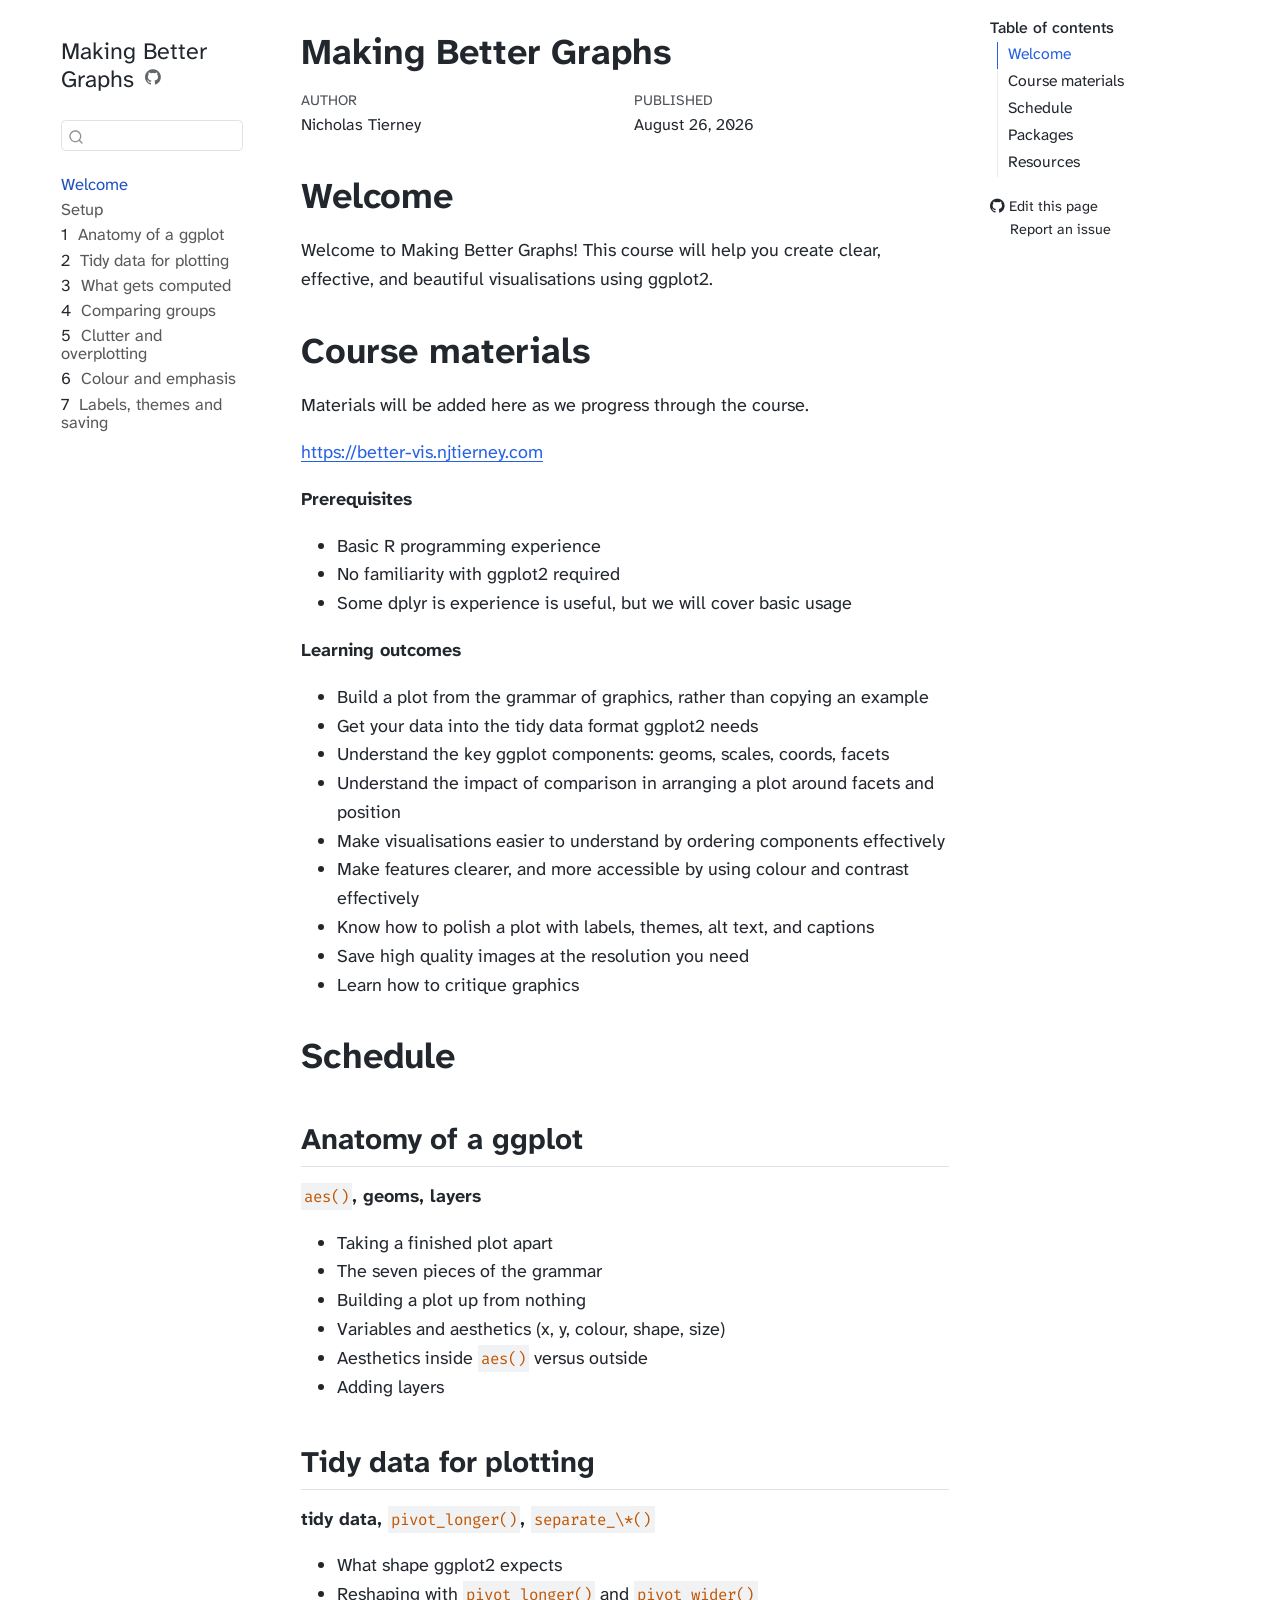
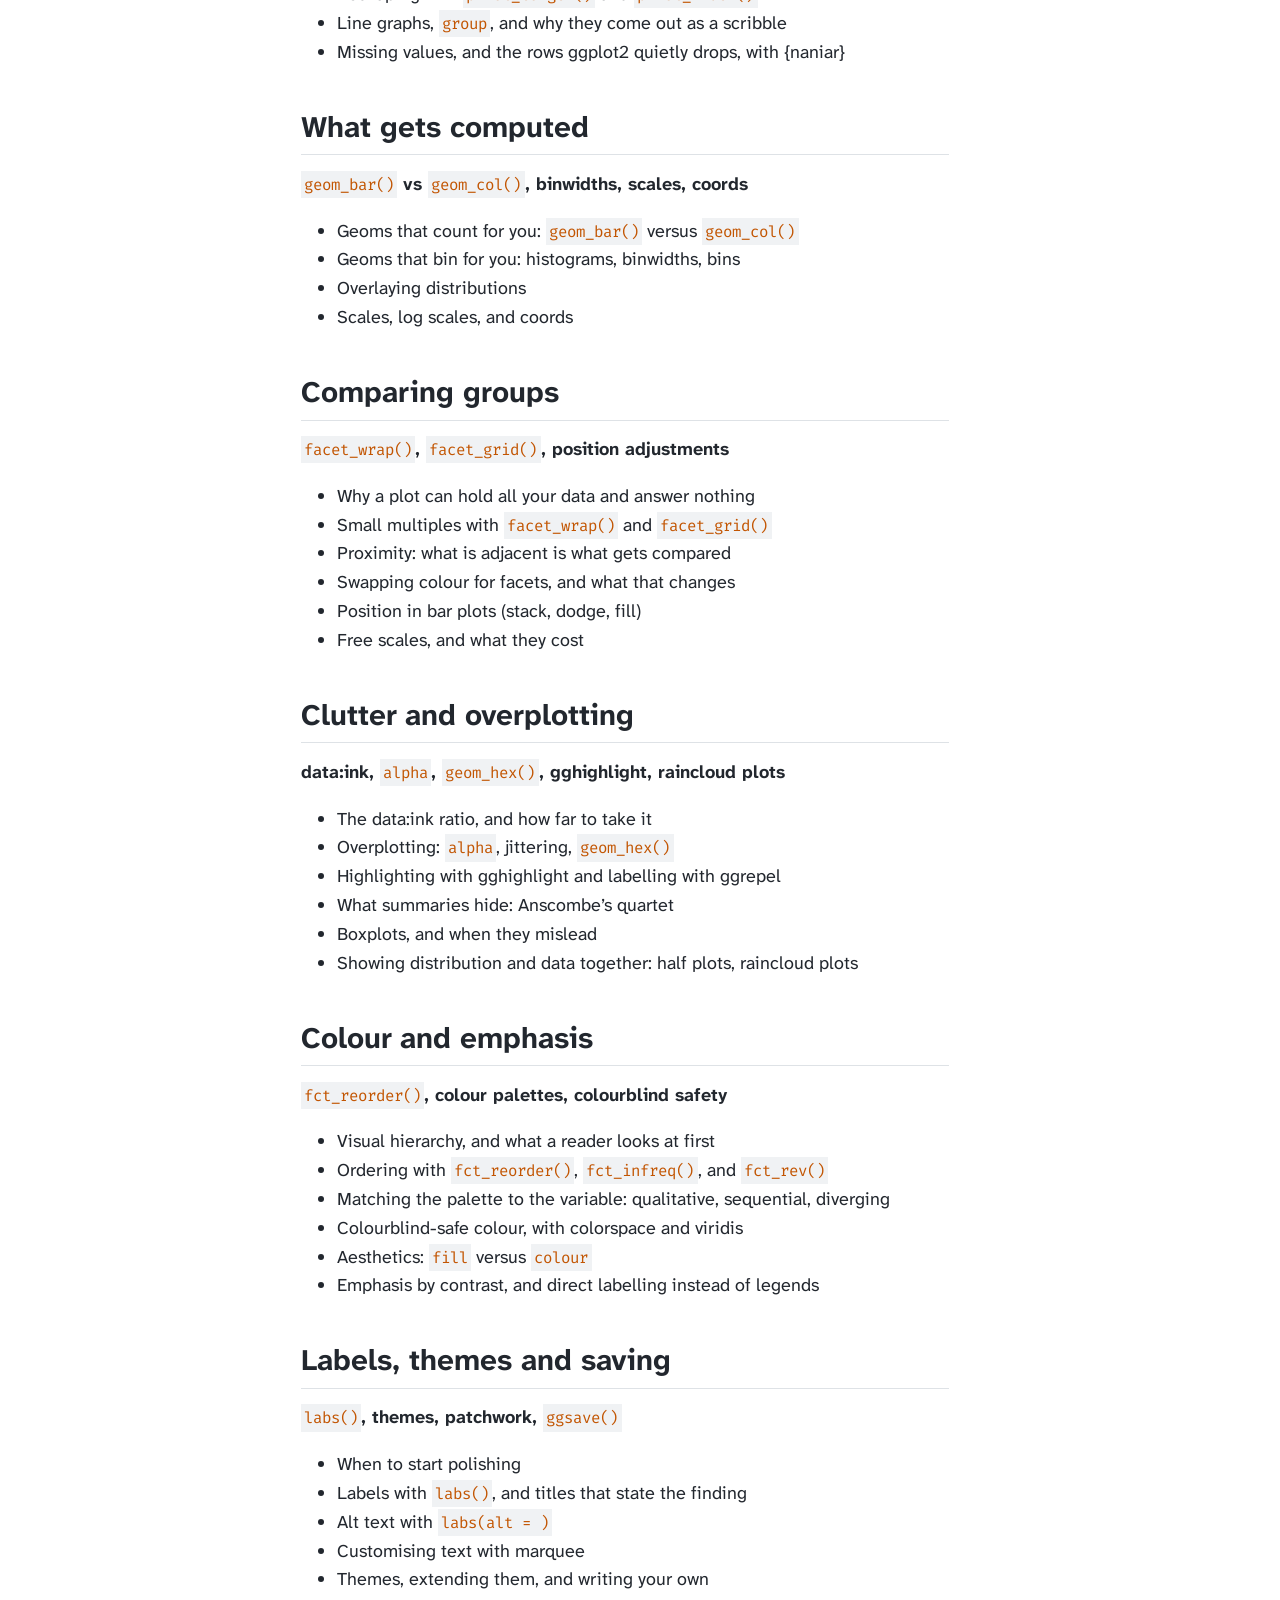
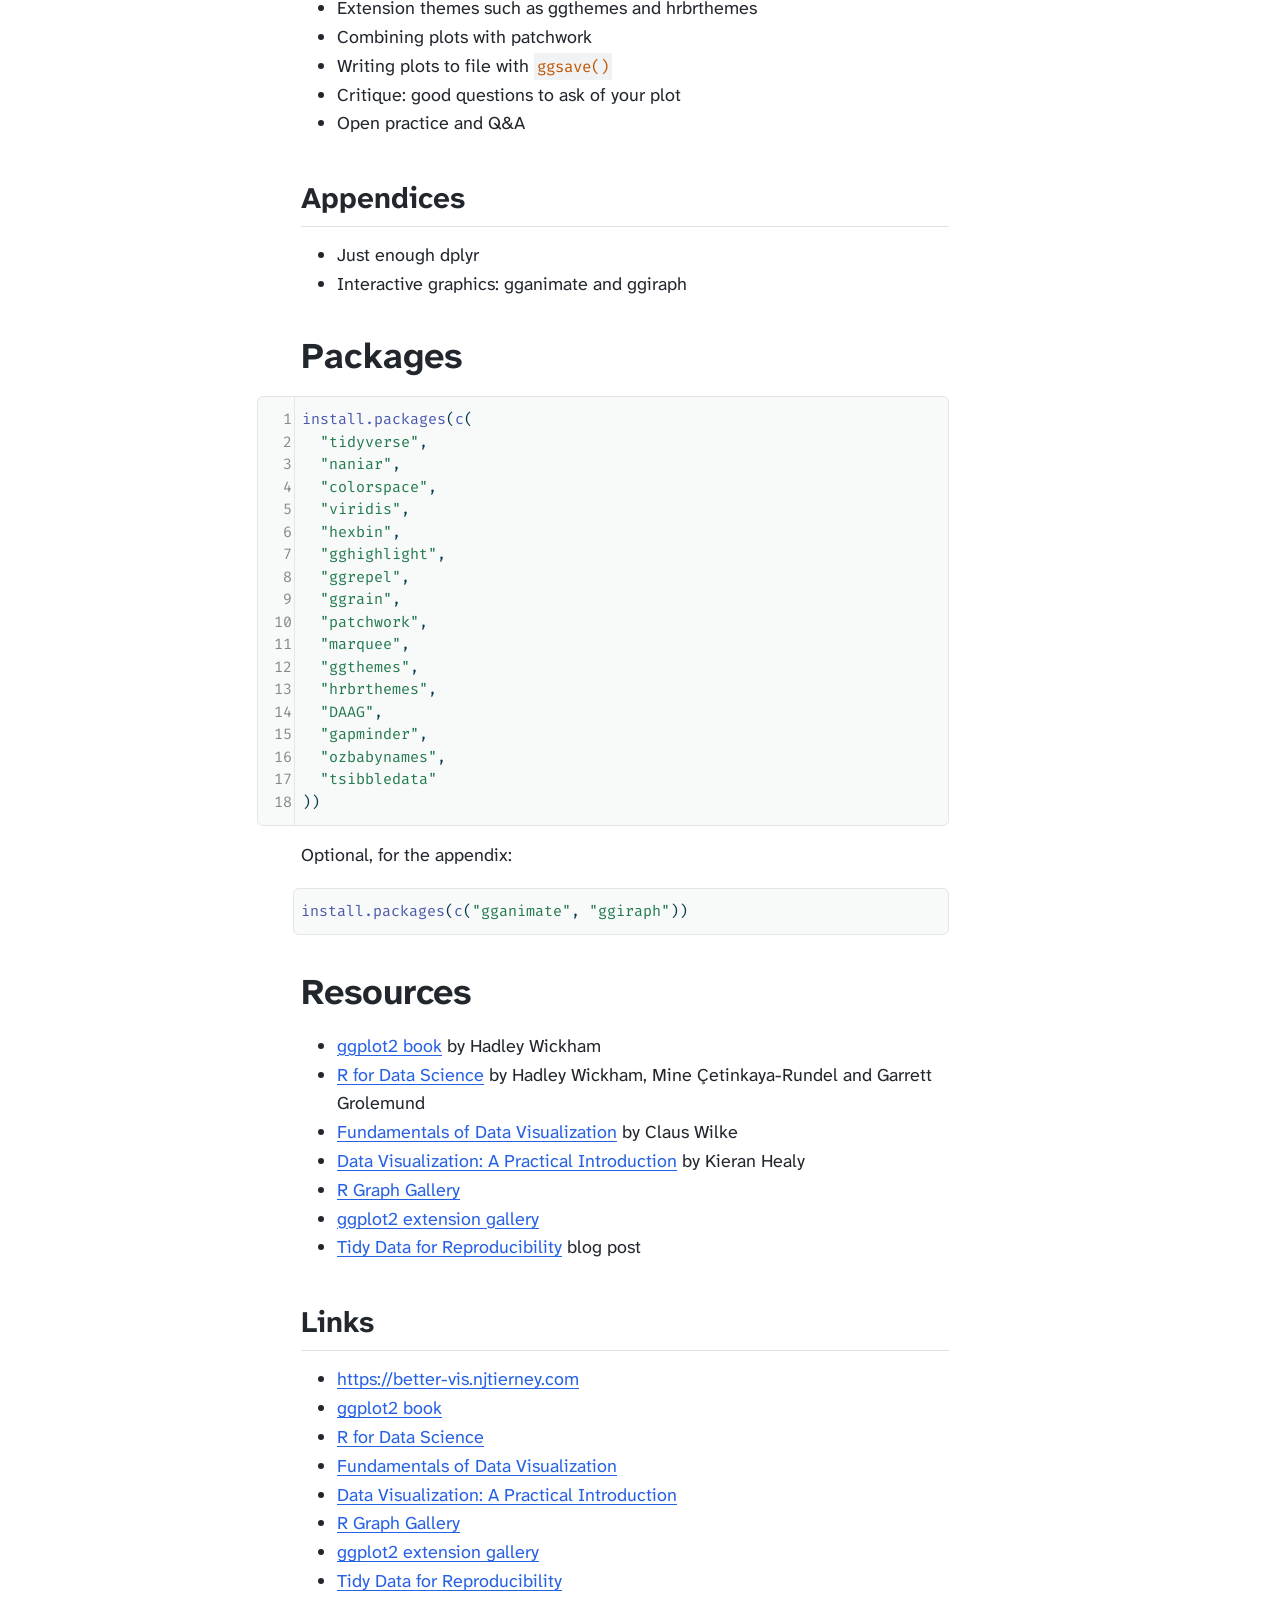
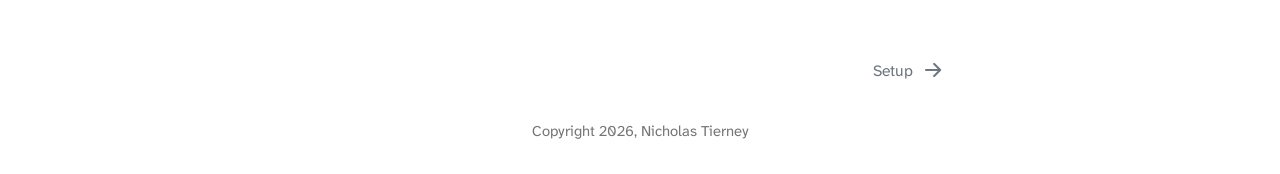
<file: index.html>
<!DOCTYPE html>
<html xmlns="http://www.w3.org/1999/xhtml" lang="en" xml:lang="en"><head>

<meta charset="utf-8">
<meta name="generator" content="quarto-1.10.18">

<meta name="viewport" content="width=device-width, initial-scale=1.0, user-scalable=yes">

<meta name="author" content="Nicholas Tierney">
<meta name="dcterms.date" content="2026-08-26">

<title>Making Better Graphs</title>
<style>
/* Default styles provided by pandoc.
** See https://pandoc.org/MANUAL.html#variables-for-html for config info.
*/
span.smallcaps{font-variant: small-caps;}
div.columns{display: flex; gap: 1.5em;}
div.column{flex: auto;}
@media screen {
div.columns{gap: min(4vw, 1.5em);}
div.column{overflow-x: auto;}
}
div.hanging-indent{margin-left: 1.5em; text-indent: -1.5em;}
ul.task-list{list-style: none;}
ul.task-list li input[type="checkbox"] {
  width: 0.8em;
  margin: 0 0.8em 0.2em -1em; /* quarto-specific, see https://github.com/quarto-dev/quarto-cli/issues/4556 */ 
  vertical-align: middle;
}
/* CSS for syntax highlighting */
html { -webkit-text-size-adjust: 100%; }
pre > code.sourceCode { white-space: pre; position: relative; }
pre > code.sourceCode > span { display: inline-block; line-height: 1.25; }
pre > code.sourceCode > span:empty { height: 1.2em; }
.sourceCode { overflow: visible; }
code.sourceCode > span { color: inherit; text-decoration: inherit; }
div.sourceCode { margin: 1em 0; }
pre.sourceCode { margin: 0; }
@media screen {
div.sourceCode { overflow: auto; }
}
@media print {
pre > code.sourceCode { white-space: pre-wrap; }
pre > code.sourceCode > span { text-indent: -5em; padding-left: 5em; }
}
pre.numberSource code
  { counter-reset: source-line 0; }
pre.numberSource code > span
  { position: relative; left: -4em; counter-increment: source-line; }
pre.numberSource code > span > a:first-child::before
  { content: counter(source-line);
    position: relative; left: -1em; text-align: right; vertical-align: baseline;
    border: none; display: inline-block;
    -webkit-touch-callout: none; -webkit-user-select: none;
    -khtml-user-select: none; -moz-user-select: none;
    -ms-user-select: none; user-select: none;
    padding: 0 4px; width: 4em;
  }
pre.numberSource { margin-left: 3em;  padding-left: 4px; }
div.sourceCode
  {   }
@media screen {
pre > code.sourceCode > span > a:first-child::before { text-decoration: underline; }
}
</style>


<script src="site_libs/quarto-nav/quarto-nav.js"></script>
<script src="site_libs/quarto-nav/headroom.min.js"></script>
<script src="site_libs/clipboard/clipboard.min.js"></script>
<script src="site_libs/quarto-search/autocomplete.umd.js"></script>
<script src="site_libs/quarto-search/fuse.min.js"></script>
<script src="site_libs/quarto-search/quarto-search.js"></script>
<meta name="quarto:offset" content="./">
<link href="./setup.html" rel="next">
<script src="site_libs/quarto-html/quarto.js" type="module"></script>
<script src="site_libs/quarto-html/tabsets/tabsets.js" type="module"></script>
<script src="site_libs/quarto-html/popper.min.js"></script>
<script src="site_libs/quarto-html/tippy.umd.min.js"></script>
<script src="site_libs/quarto-html/anchor.min.js"></script>
<link href="site_libs/quarto-html/tippy.css" rel="stylesheet">
<link href="site_libs/quarto-html/quarto-syntax-highlighting-b45b7b0fa9169e986df15f1ef60a279c.css" rel="stylesheet" id="quarto-text-highlighting-styles">
<script src="site_libs/bootstrap/bootstrap.min.js"></script>
<link href="site_libs/bootstrap/bootstrap-icons.css" rel="stylesheet">
<link href="site_libs/bootstrap/bootstrap-020cafe2c5162b14dfdb8f310a12914a.min.css" rel="stylesheet" append-hash="true" id="quarto-bootstrap" data-mode="light">
<script id="quarto-search-options" type="application/json">{
  "location": "sidebar",
  "copy-button": false,
  "collapse-after": 3,
  "panel-placement": "start",
  "type": "textbox",
  "limit": 50,
  "keyboard-shortcut": [
    "f",
    "/",
    "s"
  ],
  "show-item-context": false,
  "language": {
    "search-no-results-text": "No results",
    "search-matching-documents-text": "matching documents",
    "search-copy-link-title": "Copy link to search",
    "search-hide-matches-text": "Hide additional matches",
    "search-more-match-text": "more match in this document",
    "search-more-matches-text": "more matches in this document",
    "search-clear-button-title": "Clear",
    "search-text-placeholder": "",
    "search-detached-cancel-button-title": "Cancel",
    "search-submit-button-title": "Submit",
    "search-label": "Search"
  }
}</script>


</head>

<body class="nav-sidebar floating quarto-light">

<div id="quarto-search-results"></div>
  <header id="quarto-header" class="headroom fixed-top">
  <nav class="quarto-secondary-nav">
    <div class="container-fluid d-flex">
      <button type="button" class="quarto-btn-toggle btn" data-bs-toggle="collapse" role="button" data-bs-target=".quarto-sidebar-collapse-item" aria-controls="quarto-sidebar" aria-expanded="false" aria-label="Toggle sidebar navigation" onclick="if (window.quartoToggleHeadroom) { window.quartoToggleHeadroom(); }">
        <i class="bi bi-layout-text-sidebar-reverse"></i>
      </button>
        <nav class="quarto-page-breadcrumbs" aria-label="breadcrumb"><ol class="breadcrumb"><li class="breadcrumb-item"><a href="./index.html">Welcome</a></li></ol></nav>
        <a class="flex-grow-1" role="navigation" data-bs-toggle="collapse" data-bs-target=".quarto-sidebar-collapse-item" aria-controls="quarto-sidebar" aria-expanded="false" aria-label="Toggle sidebar navigation" onclick="if (window.quartoToggleHeadroom) { window.quartoToggleHeadroom(); }">      
        </a>
      <button type="button" class="btn quarto-search-button" aria-label="Search" onclick="window.quartoOpenSearch();">
        <i class="bi bi-search"></i>
      </button>
    </div>
  </nav>
</header>
<!-- content -->
<div id="quarto-content" class="quarto-container page-columns page-rows-contents page-layout-article">
<!-- sidebar -->
  <nav id="quarto-sidebar" class="sidebar collapse collapse-horizontal quarto-sidebar-collapse-item sidebar-navigation floating overflow-auto">
    <div class="pt-lg-2 mt-2 text-left sidebar-header">
    <div class="sidebar-title mb-0 py-0">
      <a href="./">Making Better Graphs</a> 
        <div class="sidebar-tools-main">
    <a href="https://github.com/njtierney/bettervis" title="Source Code" class="quarto-navigation-tool px-1" aria-label="Source Code"><i class="bi bi-github"></i></a>
</div>
    </div>
      </div>
        <div class="mt-2 flex-shrink-0 align-items-center">
        <div class="sidebar-search">
        <div id="quarto-search" class="" title="Search"></div>
        </div>
        </div>
    <div class="sidebar-menu-container"> 
    <ul class="list-unstyled mt-1">
        <li class="sidebar-item">
  <div class="sidebar-item-container"> 
  <a href="./index.html" class="sidebar-item-text sidebar-link active">
 <span class="menu-text">Welcome</span></a>
  </div>
</li>
        <li class="sidebar-item">
  <div class="sidebar-item-container"> 
  <a href="./setup.html" class="sidebar-item-text sidebar-link">
 <span class="menu-text">Setup</span></a>
  </div>
</li>
        <li class="sidebar-item">
  <div class="sidebar-item-container"> 
  <a href="./anatomy-of-a-ggplot.html" class="sidebar-item-text sidebar-link">
 <span class="menu-text"><span class="chapter-number">1</span>&nbsp; <span class="chapter-title">Anatomy of a ggplot</span></span></a>
  </div>
</li>
        <li class="sidebar-item">
  <div class="sidebar-item-container"> 
  <a href="./shape-of-your-data.html" class="sidebar-item-text sidebar-link">
 <span class="menu-text"><span class="chapter-number">2</span>&nbsp; <span class="chapter-title">Tidy data for plotting</span></span></a>
  </div>
</li>
        <li class="sidebar-item">
  <div class="sidebar-item-container"> 
  <a href="./what-gets-computed.html" class="sidebar-item-text sidebar-link">
 <span class="menu-text"><span class="chapter-number">3</span>&nbsp; <span class="chapter-title">What gets computed</span></span></a>
  </div>
</li>
        <li class="sidebar-item">
  <div class="sidebar-item-container"> 
  <a href="./what-am-i-comparing.html" class="sidebar-item-text sidebar-link">
 <span class="menu-text"><span class="chapter-number">4</span>&nbsp; <span class="chapter-title">Comparing groups</span></span></a>
  </div>
</li>
        <li class="sidebar-item">
  <div class="sidebar-item-container"> 
  <a href="./whats-in-the-way.html" class="sidebar-item-text sidebar-link">
 <span class="menu-text"><span class="chapter-number">5</span>&nbsp; <span class="chapter-title">Clutter and overplotting</span></span></a>
  </div>
</li>
        <li class="sidebar-item">
  <div class="sidebar-item-container"> 
  <a href="./where-should-the-eye-go.html" class="sidebar-item-text sidebar-link">
 <span class="menu-text"><span class="chapter-number">6</span>&nbsp; <span class="chapter-title">Colour and emphasis</span></span></a>
  </div>
</li>
        <li class="sidebar-item">
  <div class="sidebar-item-container"> 
  <a href="./making-it-land.html" class="sidebar-item-text sidebar-link">
 <span class="menu-text"><span class="chapter-number">7</span>&nbsp; <span class="chapter-title">Labels, themes and saving</span></span></a>
  </div>
</li>
    </ul>
    </div>
</nav>
<div id="quarto-sidebar-glass" class="quarto-sidebar-collapse-item" data-bs-toggle="collapse" data-bs-target=".quarto-sidebar-collapse-item"></div>
<!-- margin-sidebar -->
    <div id="quarto-margin-sidebar" class="sidebar margin-sidebar">
        <nav id="TOC" role="doc-toc" class="toc-active">
    <h2 id="toc-title">Table of contents</h2>
   
  <ul>
  <li><a href="#welcome" id="toc-welcome" class="nav-link active" data-scroll-target="#welcome">Welcome</a></li>
  <li><a href="#course-materials" id="toc-course-materials" class="nav-link" data-scroll-target="#course-materials">Course materials</a></li>
  <li><a href="#schedule" id="toc-schedule" class="nav-link" data-scroll-target="#schedule">Schedule</a>
  <ul class="collapse">
  <li><a href="#anatomy-of-a-ggplot" id="toc-anatomy-of-a-ggplot" class="nav-link" data-scroll-target="#anatomy-of-a-ggplot">Anatomy of a ggplot</a></li>
  <li><a href="#tidy-data-for-plotting" id="toc-tidy-data-for-plotting" class="nav-link" data-scroll-target="#tidy-data-for-plotting">Tidy data for plotting</a></li>
  <li><a href="#what-gets-computed" id="toc-what-gets-computed" class="nav-link" data-scroll-target="#what-gets-computed">What gets computed</a></li>
  <li><a href="#comparing-groups" id="toc-comparing-groups" class="nav-link" data-scroll-target="#comparing-groups">Comparing groups</a></li>
  <li><a href="#clutter-and-overplotting" id="toc-clutter-and-overplotting" class="nav-link" data-scroll-target="#clutter-and-overplotting">Clutter and overplotting</a></li>
  <li><a href="#colour-and-emphasis" id="toc-colour-and-emphasis" class="nav-link" data-scroll-target="#colour-and-emphasis">Colour and emphasis</a></li>
  <li><a href="#labels-themes-and-saving" id="toc-labels-themes-and-saving" class="nav-link" data-scroll-target="#labels-themes-and-saving">Labels, themes and saving</a></li>
  <li><a href="#appendices" id="toc-appendices" class="nav-link" data-scroll-target="#appendices">Appendices</a></li>
  </ul></li>
  <li><a href="#packages" id="toc-packages" class="nav-link" data-scroll-target="#packages">Packages</a></li>
  <li><a href="#resources" id="toc-resources" class="nav-link" data-scroll-target="#resources">Resources</a>
  <ul class="collapse">
  <li>Links</li>
  </ul></li>
  </ul>
<div class="toc-actions"><ul><li><a href="https://github.com/njtierney/bettervis/edit/main/index.qmd" class="toc-action"><i class="bi bi-github"></i>Edit this page</a></li><li><a href="https://github.com/njtierney/bettervis/issues/new" class="toc-action"><i class="bi empty"></i>Report an issue</a></li></ul></div></nav>
    </div>
<!-- main -->
<main class="content" id="quarto-document-content">

<header id="title-block-header" class="quarto-title-block default">
<div class="quarto-title">
<h1 class="title">Making Better Graphs</h1>
</div>



<div class="quarto-title-meta">

    <div>
    <div class="quarto-title-meta-heading">Author</div>
    <div class="quarto-title-meta-contents">
             <p>Nicholas Tierney </p>
          </div>
  </div>
    
    <div>
    <div class="quarto-title-meta-heading">Published</div>
    <div class="quarto-title-meta-contents">
      <p class="date">August 26, 2026</p>
    </div>
  </div>
  
    
  </div>
  


</header>


<section id="welcome" class="level1 unnumbered">
<h1 class="unnumbered">Welcome</h1>
<p>Welcome to Making Better Graphs! This course will help you create clear, effective, and beautiful visualisations using ggplot2.</p>
</section>
<section id="course-materials" class="level1 unnumbered">
<h1 class="unnumbered">Course materials</h1>
<p>Materials will be added here as we progress through the course.</p>
<p><a href="https://better-vis.njtierney.com" class="uri">https://better-vis.njtierney.com</a></p>
<p><strong>Prerequisites</strong></p>
<ul>
<li>Basic R programming experience</li>
<li>No familiarity with ggplot2 required</li>
<li>Some dplyr is experience is useful, but we will cover basic usage</li>
</ul>
<p><strong>Learning outcomes</strong></p>
<ul>
<li>Build a plot from the grammar of graphics, rather than copying an example</li>
<li>Get your data into the tidy data format ggplot2 needs</li>
<li>Understand the key ggplot components: geoms, scales, coords, facets</li>
<li>Understand the impact of comparison in arranging a plot around facets and position</li>
<li>Make visualisations easier to understand by ordering components effectively</li>
<li>Make features clearer, and more accessible by using colour and contrast effectively</li>
<li>Know how to polish a plot with labels, themes, alt text, and captions</li>
<li>Save high quality images at the resolution you need</li>
<li>Learn how to critique graphics</li>
</ul>
</section>
<section id="schedule" class="level1">
<h1>Schedule</h1>
<section id="anatomy-of-a-ggplot" class="level2">
<h2 class="anchored" data-anchor-id="anatomy-of-a-ggplot">Anatomy of a ggplot</h2>
<p><strong><code>aes()</code>, geoms, layers</strong></p>
<ul>
<li>Taking a finished plot apart</li>
<li>The seven pieces of the grammar</li>
<li>Building a plot up from nothing</li>
<li>Variables and aesthetics (x, y, colour, shape, size)</li>
<li>Aesthetics inside <code>aes()</code> versus outside</li>
<li>Adding layers</li>
</ul>
</section>
<section id="tidy-data-for-plotting" class="level2">
<h2 class="anchored" data-anchor-id="tidy-data-for-plotting">Tidy data for plotting</h2>
<p><strong>tidy data, <code>pivot_longer()</code>, <code>separate_\*()</code></strong></p>
<ul>
<li>What shape ggplot2 expects</li>
<li>Reshaping with <code>pivot_longer()</code> and <code>pivot_wider()</code></li>
<li>Line graphs, <code>group</code>, and why they come out as a scribble</li>
<li>Missing values, and the rows ggplot2 quietly drops, with {naniar}</li>
</ul>
</section>
<section id="what-gets-computed" class="level2">
<h2 class="anchored" data-anchor-id="what-gets-computed">What gets computed</h2>
<p><strong><code>geom_bar()</code> vs <code>geom_col()</code>, binwidths, scales, coords</strong></p>
<ul>
<li>Geoms that count for you: <code>geom_bar()</code> versus <code>geom_col()</code></li>
<li>Geoms that bin for you: histograms, binwidths, bins</li>
<li>Overlaying distributions</li>
<li>Scales, log scales, and coords</li>
</ul>
</section>
<section id="comparing-groups" class="level2">
<h2 class="anchored" data-anchor-id="comparing-groups">Comparing groups</h2>
<p><strong><code>facet_wrap()</code>, <code>facet_grid()</code>, position adjustments</strong></p>
<ul>
<li>Why a plot can hold all your data and answer nothing</li>
<li>Small multiples with <code>facet_wrap()</code> and <code>facet_grid()</code></li>
<li>Proximity: what is adjacent is what gets compared</li>
<li>Swapping colour for facets, and what that changes</li>
<li>Position in bar plots (stack, dodge, fill)</li>
<li>Free scales, and what they cost</li>
</ul>
</section>
<section id="clutter-and-overplotting" class="level2">
<h2 class="anchored" data-anchor-id="clutter-and-overplotting">Clutter and overplotting</h2>
<p><strong>data:ink, <code>alpha</code>, <code>geom_hex()</code>, gghighlight, raincloud plots</strong></p>
<ul>
<li>The data:ink ratio, and how far to take it</li>
<li>Overplotting: <code>alpha</code>, jittering, <code>geom_hex()</code></li>
<li>Highlighting with gghighlight and labelling with ggrepel</li>
<li>What summaries hide: Anscombe’s quartet</li>
<li>Boxplots, and when they mislead</li>
<li>Showing distribution and data together: half plots, raincloud plots</li>
</ul>
</section>
<section id="colour-and-emphasis" class="level2">
<h2 class="anchored" data-anchor-id="colour-and-emphasis">Colour and emphasis</h2>
<p><strong><code>fct_reorder()</code>, colour palettes, colourblind safety</strong></p>
<ul>
<li>Visual hierarchy, and what a reader looks at first</li>
<li>Ordering with <code>fct_reorder()</code>, <code>fct_infreq()</code>, and <code>fct_rev()</code></li>
<li>Matching the palette to the variable: qualitative, sequential, diverging</li>
<li>Colourblind-safe colour, with colorspace and viridis</li>
<li>Aesthetics: <code>fill</code> versus <code>colour</code></li>
<li>Emphasis by contrast, and direct labelling instead of legends</li>
</ul>
</section>
<section id="labels-themes-and-saving" class="level2">
<h2 class="anchored" data-anchor-id="labels-themes-and-saving">Labels, themes and saving</h2>
<p><strong><code>labs()</code>, themes, patchwork, <code>ggsave()</code></strong></p>
<ul>
<li>When to start polishing</li>
<li>Labels with <code>labs()</code>, and titles that state the finding</li>
<li>Alt text with <code>labs(alt = )</code></li>
<li>Customising text with marquee</li>
<li>Themes, extending them, and writing your own</li>
<li>Extension themes such as ggthemes and hrbrthemes</li>
<li>Combining plots with patchwork</li>
<li>Writing plots to file with <code>ggsave()</code></li>
<li>Critique: good questions to ask of your plot</li>
<li>Open practice and Q&amp;A</li>
</ul>
</section>
<section id="appendices" class="level2">
<h2 class="anchored" data-anchor-id="appendices">Appendices</h2>
<ul>
<li>Just enough dplyr</li>
<li>Interactive graphics: gganimate and ggiraph</li>
</ul>
</section>
</section>
<section id="packages" class="level1">
<h1>Packages</h1>
<div class="code-copy-outer-scaffold"><div class="sourceCode" id="cb1"><pre class="sourceCode numberSource r number-lines code-with-copy"><code class="sourceCode r"><span id="cb1-1"><a href="#cb1-1" aria-label="1"></a><span class="fu">install.packages</span>(<span class="fu">c</span>(</span>
<span id="cb1-2"><a href="#cb1-2" aria-label="2"></a>  <span class="st">"tidyverse"</span>,</span>
<span id="cb1-3"><a href="#cb1-3" aria-label="3"></a>  <span class="st">"naniar"</span>,</span>
<span id="cb1-4"><a href="#cb1-4" aria-label="4"></a>  <span class="st">"colorspace"</span>,</span>
<span id="cb1-5"><a href="#cb1-5" aria-label="5"></a>  <span class="st">"viridis"</span>,</span>
<span id="cb1-6"><a href="#cb1-6" aria-label="6"></a>  <span class="st">"hexbin"</span>,</span>
<span id="cb1-7"><a href="#cb1-7" aria-label="7"></a>  <span class="st">"gghighlight"</span>,</span>
<span id="cb1-8"><a href="#cb1-8" aria-label="8"></a>  <span class="st">"ggrepel"</span>,</span>
<span id="cb1-9"><a href="#cb1-9" aria-label="9"></a>  <span class="st">"ggrain"</span>,</span>
<span id="cb1-10"><a href="#cb1-10" aria-label="10"></a>  <span class="st">"patchwork"</span>,</span>
<span id="cb1-11"><a href="#cb1-11" aria-label="11"></a>  <span class="st">"marquee"</span>,</span>
<span id="cb1-12"><a href="#cb1-12" aria-label="12"></a>  <span class="st">"ggthemes"</span>,</span>
<span id="cb1-13"><a href="#cb1-13" aria-label="13"></a>  <span class="st">"hrbrthemes"</span>,</span>
<span id="cb1-14"><a href="#cb1-14" aria-label="14"></a>  <span class="st">"DAAG"</span>,</span>
<span id="cb1-15"><a href="#cb1-15" aria-label="15"></a>  <span class="st">"gapminder"</span>,</span>
<span id="cb1-16"><a href="#cb1-16" aria-label="16"></a>  <span class="st">"ozbabynames"</span>,</span>
<span id="cb1-17"><a href="#cb1-17" aria-label="17"></a>  <span class="st">"tsibbledata"</span></span>
<span id="cb1-18"><a href="#cb1-18" aria-label="18"></a>))</span></code></pre></div><button title="Copy to Clipboard" class="code-copy-button"><i class="bi"></i></button></div>
<p>Optional, for the appendix:</p>
<div class="code-copy-outer-scaffold"><div class="sourceCode" id="cb2"><pre class="sourceCode numberSource r number-lines code-with-copy"><code class="sourceCode r"><span id="cb2-1"><a href="#cb2-1" aria-label="1"></a><span class="fu">install.packages</span>(<span class="fu">c</span>(<span class="st">"gganimate"</span>, <span class="st">"ggiraph"</span>))</span></code></pre></div><button title="Copy to Clipboard" class="code-copy-button"><i class="bi"></i></button></div>
</section>
<section id="resources" class="level1">
<h1>Resources</h1>
<ul>
<li><a href="https://ggplot2-book.org/">ggplot2 book</a> by Hadley Wickham</li>
<li><a href="https://r4ds.hadley.nz/">R for Data Science</a> by Hadley Wickham, Mine Çetinkaya-Rundel and Garrett Grolemund</li>
<li><a href="https://clauswilke.com/dataviz/">Fundamentals of Data Visualization</a> by Claus Wilke</li>
<li><a href="https://socviz.co/">Data Visualization: A Practical Introduction</a> by Kieran Healy</li>
<li><a href="https://r-graph-gallery.com/">R Graph Gallery</a></li>
<li><a href="https://exts.ggplot2.tidyverse.org/gallery/">ggplot2 extension gallery</a></li>
<li><a href="https://openscapes.org/blog/2020-10-12-tidy-data/">Tidy Data for Reproducibility</a> blog post</li>
</ul>


<section class="level2 unnumbered">
<h2 class="unnumbered anchored" data-anchor-id="">Links</h2>
<ul>
<li><a href="https://better-vis.njtierney.com" class="uri">https://better-vis.njtierney.com</a></li>
<li><a href="https://ggplot2-book.org/">ggplot2 book</a></li>
<li><a href="https://r4ds.hadley.nz/">R for Data Science</a></li>
<li><a href="https://clauswilke.com/dataviz/">Fundamentals of Data Visualization</a></li>
<li><a href="https://socviz.co/">Data Visualization: A Practical Introduction</a></li>
<li><a href="https://r-graph-gallery.com/">R Graph Gallery</a></li>
<li><a href="https://exts.ggplot2.tidyverse.org/gallery/">ggplot2 extension gallery</a></li>
<li><a href="https://openscapes.org/blog/2020-10-12-tidy-data/">Tidy Data for Reproducibility</a></li>
</ul>
</section>
</section>

</main> <!-- /main -->
<script id="quarto-html-after-body" type="application/javascript">
  window.document.addEventListener("DOMContentLoaded", function (event) {
    const icon = "";
    const anchorJS = new window.AnchorJS();
    anchorJS.options = {
      placement: 'right',
      icon: icon
    };
    anchorJS.add('.anchored');
    const isCodeAnnotation = (el) => {
      for (const clz of el.classList) {
        if (clz.startsWith('code-annotation-')) {                     
          return true;
        }
      }
      return false;
    }
    const onCopySuccess = function(e) {
      // button target
      const button = e.trigger;
      // don't keep focus
      button.blur();
      // flash "checked"
      button.classList.add('code-copy-button-checked');
      var currentTitle = button.getAttribute("title");
      button.setAttribute("title", "Copied!");
      let tooltip;
      if (window.bootstrap) {
        button.setAttribute("data-bs-toggle", "tooltip");
        button.setAttribute("data-bs-placement", "left");
        button.setAttribute("data-bs-title", "Copied!");
        tooltip = new bootstrap.Tooltip(button, 
          { trigger: "manual", 
            customClass: "code-copy-button-tooltip",
            offset: [0, -8]});
        tooltip.show();    
      }
      setTimeout(function() {
        if (tooltip) {
          tooltip.hide();
          button.removeAttribute("data-bs-title");
          button.removeAttribute("data-bs-toggle");
          button.removeAttribute("data-bs-placement");
        }
        button.setAttribute("title", currentTitle);
        button.classList.remove('code-copy-button-checked');
      }, 1000);
      // clear code selection
      e.clearSelection();
    }
    const getTextToCopy = function(trigger) {
      const outerScaffold = trigger.parentElement.cloneNode(true);
      const codeEl = outerScaffold.querySelector('code');
      for (const childEl of codeEl.children) {
        if (isCodeAnnotation(childEl)) {
          childEl.remove();
        }
      }
      return codeEl.innerText;
    }
    const clipboard = new window.ClipboardJS('.code-copy-button:not([data-in-quarto-modal])', {
      text: getTextToCopy
    });
    clipboard.on('success', onCopySuccess);
    if (window.document.getElementById('quarto-embedded-source-code-modal')) {
      const clipboardModal = new window.ClipboardJS('.code-copy-button[data-in-quarto-modal]', {
        text: getTextToCopy,
        container: window.document.getElementById('quarto-embedded-source-code-modal')
      });
      clipboardModal.on('success', onCopySuccess);
    }
      var localhostRegex = new RegExp(/^(?:http|https):\/\/localhost\:?[0-9]*\//);
      var mailtoRegex = new RegExp(/^mailto:/);
        var filterRegex = new RegExp("https:\/\/better-vis\.njtierney\.com");
      var isInternal = (href) => {
          return filterRegex.test(href) || localhostRegex.test(href) || mailtoRegex.test(href);
      }
      // Inspect non-navigation links and adorn them if external
     var links = window.document.querySelectorAll('a[href]:not(.nav-link):not(.navbar-brand):not(.toc-action):not(.sidebar-link):not(.sidebar-item-toggle):not(.pagination-link):not(.no-external):not([aria-hidden]):not(.dropdown-item):not(.quarto-navigation-tool):not(.about-link)');
      for (var i=0; i<links.length; i++) {
        const link = links[i];
        if (!isInternal(link.href)) {
          // undo the damage that might have been done by quarto-nav.js in the case of
          // links that we want to consider external
          if (link.dataset.originalHref !== undefined) {
            link.href = link.dataset.originalHref;
          }
        }
      }
    function tippyHover(el, contentFn, onTriggerFn, onUntriggerFn) {
      const config = {
        allowHTML: true,
        maxWidth: 500,
        delay: 100,
        arrow: false,
        appendTo: function(el) {
            return el.parentElement;
        },
        interactive: true,
        interactiveBorder: 10,
        theme: 'quarto',
        placement: 'bottom-start',
      };
      if (contentFn) {
        config.content = contentFn;
      }
      if (onTriggerFn) {
        config.onTrigger = onTriggerFn;
      }
      if (onUntriggerFn) {
        config.onUntrigger = onUntriggerFn;
      }
      window.tippy(el, config); 
    }
    const noterefs = window.document.querySelectorAll('a[role="doc-noteref"]');
    for (var i=0; i<noterefs.length; i++) {
      const ref = noterefs[i];
      tippyHover(ref, function() {
        // use id or data attribute instead here
        let href = ref.getAttribute('data-footnote-href') || ref.getAttribute('href');
        try { href = new URL(href).hash; } catch {}
        const id = href.replace(/^#\/?/, "");
        const note = window.document.getElementById(id);
        if (note) {
          return note.innerHTML;
        } else {
          return "";
        }
      });
    }
    const xrefs = window.document.querySelectorAll('a.quarto-xref');
    const processXRef = (id, note) => {
      // Strip column container classes
      const stripColumnClz = (el) => {
        el.classList.remove("page-full", "page-columns");
        if (el.children) {
          for (const child of el.children) {
            stripColumnClz(child);
          }
        }
      }
      stripColumnClz(note)
      if (id === null || id.startsWith('sec-')) {
        // Special case sections, only their first couple elements
        const container = document.createElement("div");
        if (note.children && note.children.length > 2) {
          container.appendChild(note.children[0].cloneNode(true));
          for (let i = 1; i < note.children.length; i++) {
            const child = note.children[i];
            if (child.tagName === "P" && child.innerText === "") {
              continue;
            } else {
              container.appendChild(child.cloneNode(true));
              break;
            }
          }
          if (window.Quarto?.typesetMath) {
            window.Quarto.typesetMath(container);
          }
          return container.innerHTML
        } else {
          if (window.Quarto?.typesetMath) {
            window.Quarto.typesetMath(note);
          }
          return note.innerHTML;
        }
      } else {
        // Remove any anchor links if they are present
        const anchorLink = note.querySelector('a.anchorjs-link');
        if (anchorLink) {
          anchorLink.remove();
        }
        if (window.Quarto?.typesetMath) {
          window.Quarto.typesetMath(note);
        }
        if (note.classList.contains("callout")) {
          return note.outerHTML;
        } else {
          return note.innerHTML;
        }
      }
    }
    for (var i=0; i<xrefs.length; i++) {
      const xref = xrefs[i];
      tippyHover(xref, undefined, function(instance) {
        instance.disable();
        let url = xref.getAttribute('href');
        let hash = undefined; 
        if (url.startsWith('#')) {
          hash = url;
        } else {
          try { hash = new URL(url).hash; } catch {}
        }
        if (hash) {
          const id = hash.replace(/^#\/?/, "");
          const note = window.document.getElementById(id);
          if (note !== null) {
            try {
              const html = processXRef(id, note.cloneNode(true));
              instance.setContent(html);
            } finally {
              instance.enable();
              instance.show();
            }
          } else {
            // See if we can fetch this
            fetch(url.split('#')[0])
            .then(res => res.text())
            .then(html => {
              const parser = new DOMParser();
              const htmlDoc = parser.parseFromString(html, "text/html");
              const note = htmlDoc.getElementById(id);
              if (note !== null) {
                const html = processXRef(id, note);
                instance.setContent(html);
              } 
            }).finally(() => {
              instance.enable();
              instance.show();
            });
          }
        } else {
          // See if we can fetch a full url (with no hash to target)
          // This is a special case and we should probably do some content thinning / targeting
          fetch(url)
          .then(res => res.text())
          .then(html => {
            const parser = new DOMParser();
            const htmlDoc = parser.parseFromString(html, "text/html");
            const note = htmlDoc.querySelector('main.content');
            if (note !== null) {
              // This should only happen for chapter cross references
              // (since there is no id in the URL)
              // remove the first header
              if (note.children.length > 0 && note.children[0].tagName === "HEADER") {
                note.children[0].remove();
              }
              const html = processXRef(null, note);
              instance.setContent(html);
            } 
          }).finally(() => {
            instance.enable();
            instance.show();
          });
        }
      }, function(instance) {
      });
    }
        let selectedAnnoteEl;
        const selectorForAnnotation = ( cell, annotation) => {
          let cellAttr = 'data-code-cell="' + cell + '"';
          let lineAttr = 'data-code-annotation="' +  annotation + '"';
          const selector = 'span[' + cellAttr + '][' + lineAttr + ']';
          return selector;
        }
        const selectCodeLines = (annoteEl) => {
          const doc = window.document;
          const targetCell = annoteEl.getAttribute("data-target-cell");
          const targetAnnotation = annoteEl.getAttribute("data-target-annotation");
          const annoteSpan = window.document.querySelector(selectorForAnnotation(targetCell, targetAnnotation));
          const lines = annoteSpan.getAttribute("data-code-lines").split(",");
          const lineIds = lines.map((line) => {
            return targetCell + "-" + line;
          })
          let top = null;
          let height = null;
          let parent = null;
          if (lineIds.length > 0) {
              //compute the position of the single el (top and bottom and make a div)
              const el = window.document.getElementById(lineIds[0]);
              top = el.offsetTop;
              height = el.offsetHeight;
              parent = el.parentElement.parentElement;
            if (lineIds.length > 1) {
              const lastEl = window.document.getElementById(lineIds[lineIds.length - 1]);
              const bottom = lastEl.offsetTop + lastEl.offsetHeight;
              height = bottom - top;
            }
            if (top !== null && height !== null && parent !== null) {
              // cook up a div (if necessary) and position it 
              let div = window.document.getElementById("code-annotation-line-highlight");
              if (div === null) {
                div = window.document.createElement("div");
                div.setAttribute("id", "code-annotation-line-highlight");
                div.style.position = 'absolute';
                parent.appendChild(div);
              }
              div.style.top = top - 2 + "px";
              div.style.height = height + 4 + "px";
              div.style.left = 0;
              let gutterDiv = window.document.getElementById("code-annotation-line-highlight-gutter");
              if (gutterDiv === null) {
                gutterDiv = window.document.createElement("div");
                gutterDiv.setAttribute("id", "code-annotation-line-highlight-gutter");
                gutterDiv.style.position = 'absolute';
                const codeCell = window.document.getElementById(targetCell);
                const gutter = codeCell.querySelector('.code-annotation-gutter');
                gutter.appendChild(gutterDiv);
              }
              gutterDiv.style.top = top - 2 + "px";
              gutterDiv.style.height = height + 4 + "px";
            }
            selectedAnnoteEl = annoteEl;
          }
        };
        const unselectCodeLines = () => {
          const elementsIds = ["code-annotation-line-highlight", "code-annotation-line-highlight-gutter"];
          elementsIds.forEach((elId) => {
            const div = window.document.getElementById(elId);
            if (div) {
              div.remove();
            }
          });
          selectedAnnoteEl = undefined;
        };
          // Handle positioning of the toggle
      window.addEventListener(
        "resize",
        throttle(() => {
          elRect = undefined;
          if (selectedAnnoteEl) {
            selectCodeLines(selectedAnnoteEl);
          }
        }, 10)
      );
      function throttle(fn, ms) {
      let throttle = false;
      let timer;
        return (...args) => {
          if(!throttle) { // first call gets through
              fn.apply(this, args);
              throttle = true;
          } else { // all the others get throttled
              if(timer) clearTimeout(timer); // cancel #2
              timer = setTimeout(() => {
                fn.apply(this, args);
                timer = throttle = false;
              }, ms);
          }
        };
      }
        // Attach click handler to the DT
        const annoteDls = window.document.querySelectorAll('dt[data-target-cell]');
        for (const annoteDlNode of annoteDls) {
          annoteDlNode.addEventListener('click', (event) => {
            const clickedEl = event.target;
            if (clickedEl !== selectedAnnoteEl) {
              unselectCodeLines();
              const activeEl = window.document.querySelector('dt[data-target-cell].code-annotation-active');
              if (activeEl) {
                activeEl.classList.remove('code-annotation-active');
              }
              selectCodeLines(clickedEl);
              clickedEl.classList.add('code-annotation-active');
            } else {
              // Unselect the line
              unselectCodeLines();
              clickedEl.classList.remove('code-annotation-active');
            }
          });
        }
    const findCites = (el) => {
      const parentEl = el.parentElement;
      if (parentEl) {
        const cites = parentEl.dataset.cites;
        if (cites) {
          return {
            el,
            cites: cites.split(' ')
          };
        } else {
          return findCites(el.parentElement)
        }
      } else {
        return undefined;
      }
    };
    var bibliorefs = window.document.querySelectorAll('a[role="doc-biblioref"]');
    for (var i=0; i<bibliorefs.length; i++) {
      const ref = bibliorefs[i];
      const citeInfo = findCites(ref);
      if (citeInfo) {
        tippyHover(citeInfo.el, function() {
          var popup = window.document.createElement('div');
          citeInfo.cites.forEach(function(cite) {
            var citeDiv = window.document.createElement('div');
            citeDiv.classList.add('hanging-indent');
            citeDiv.classList.add('csl-entry');
            var biblioDiv = window.document.getElementById('ref-' + cite);
            if (biblioDiv) {
              citeDiv.innerHTML = biblioDiv.innerHTML;
            }
            popup.appendChild(citeDiv);
          });
          return popup.innerHTML;
        });
      }
    }
  });
  </script>
<nav class="page-navigation">
  <div class="nav-page nav-page-previous">
  </div>
  <div class="nav-page nav-page-next">
      <a href="./setup.html" class="pagination-link" aria-label="Setup">
        <span class="nav-page-text">Setup</span> <i class="bi bi-arrow-right-short"></i>
      </a>
  </div>
</nav>
</div> <!-- /content -->
<footer class="footer">
  <div class="nav-footer">
    <div class="nav-footer-left">
      &nbsp;
    </div>   
    <div class="nav-footer-center">
<p>Copyright 2026, Nicholas Tierney</p>
<div class="toc-actions d-sm-block d-md-none"><ul><li><a href="https://github.com/njtierney/bettervis/edit/main/index.qmd" class="toc-action"><i class="bi bi-github"></i>Edit this page</a></li><li><a href="https://github.com/njtierney/bettervis/issues/new" class="toc-action"><i class="bi empty"></i>Report an issue</a></li></ul></div></div>
    <div class="nav-footer-right">
      &nbsp;
    </div>
  </div>
</footer>




</body></html>
</file>
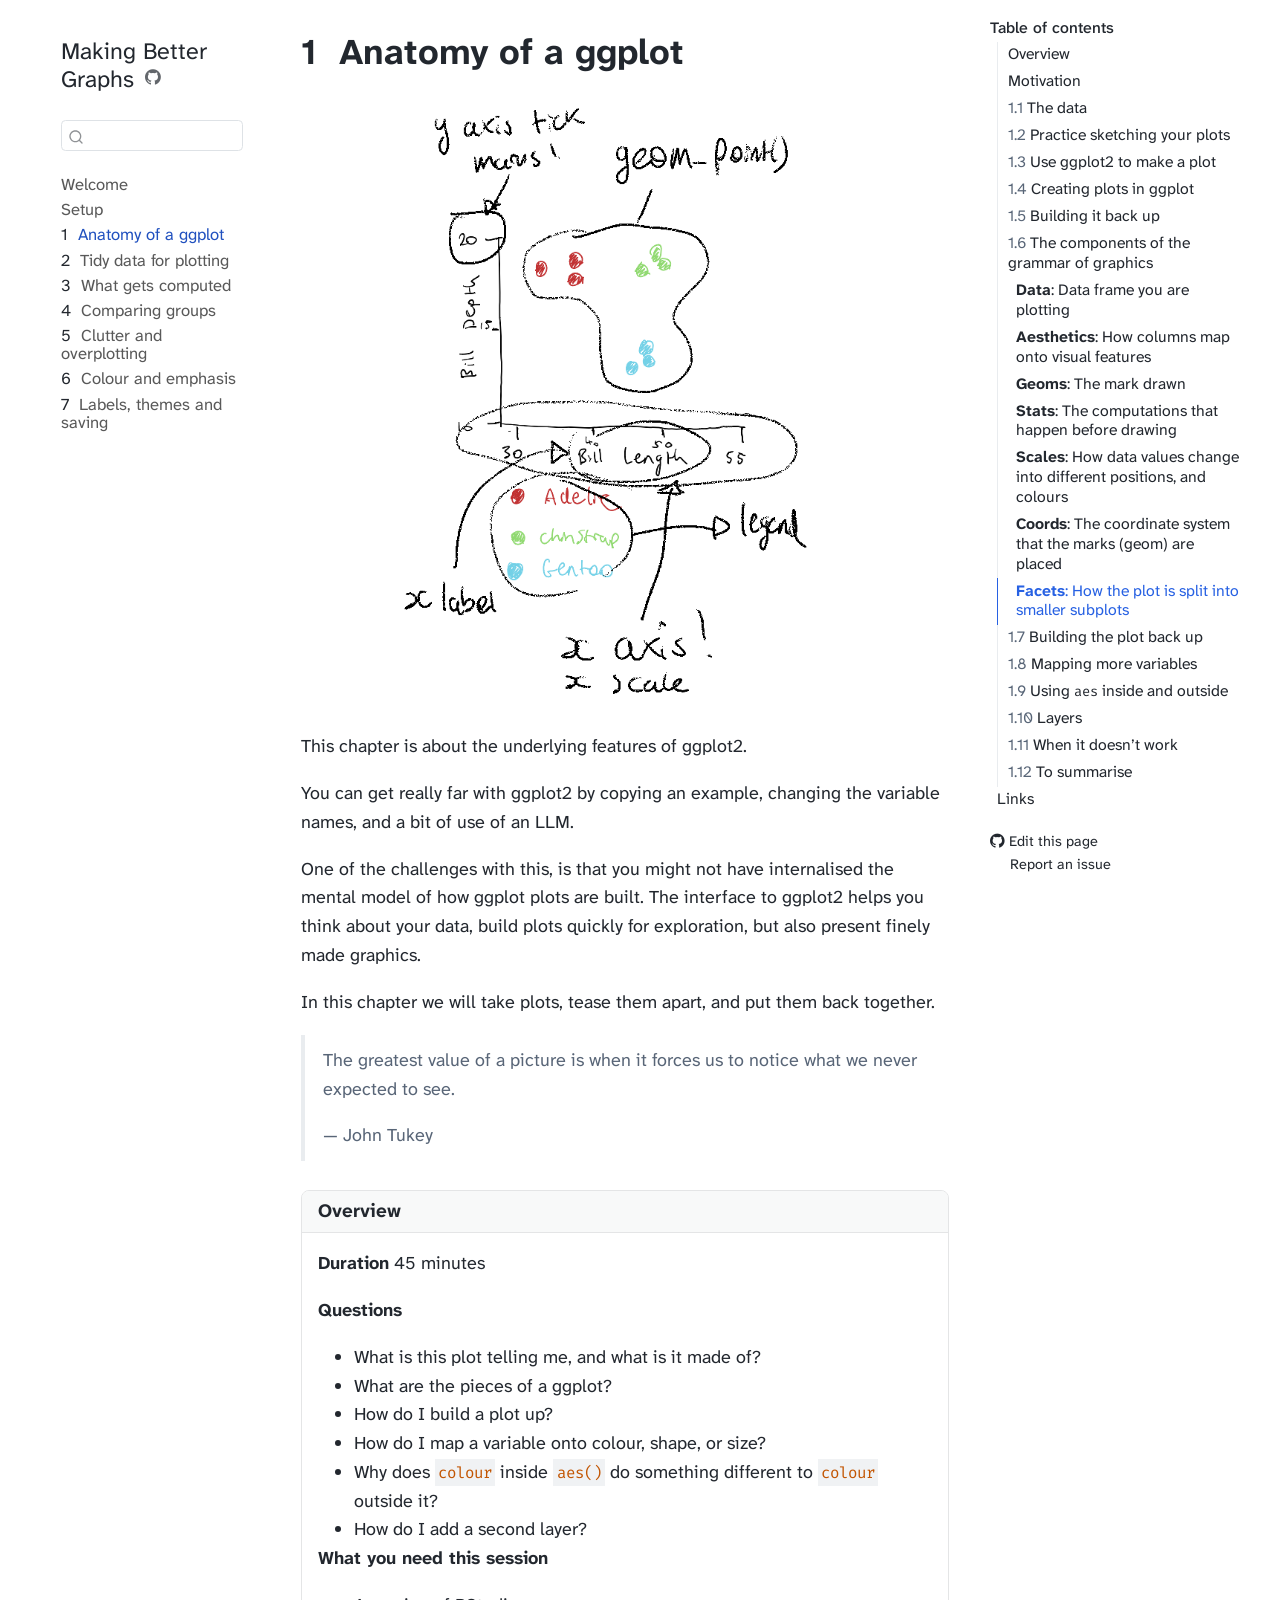
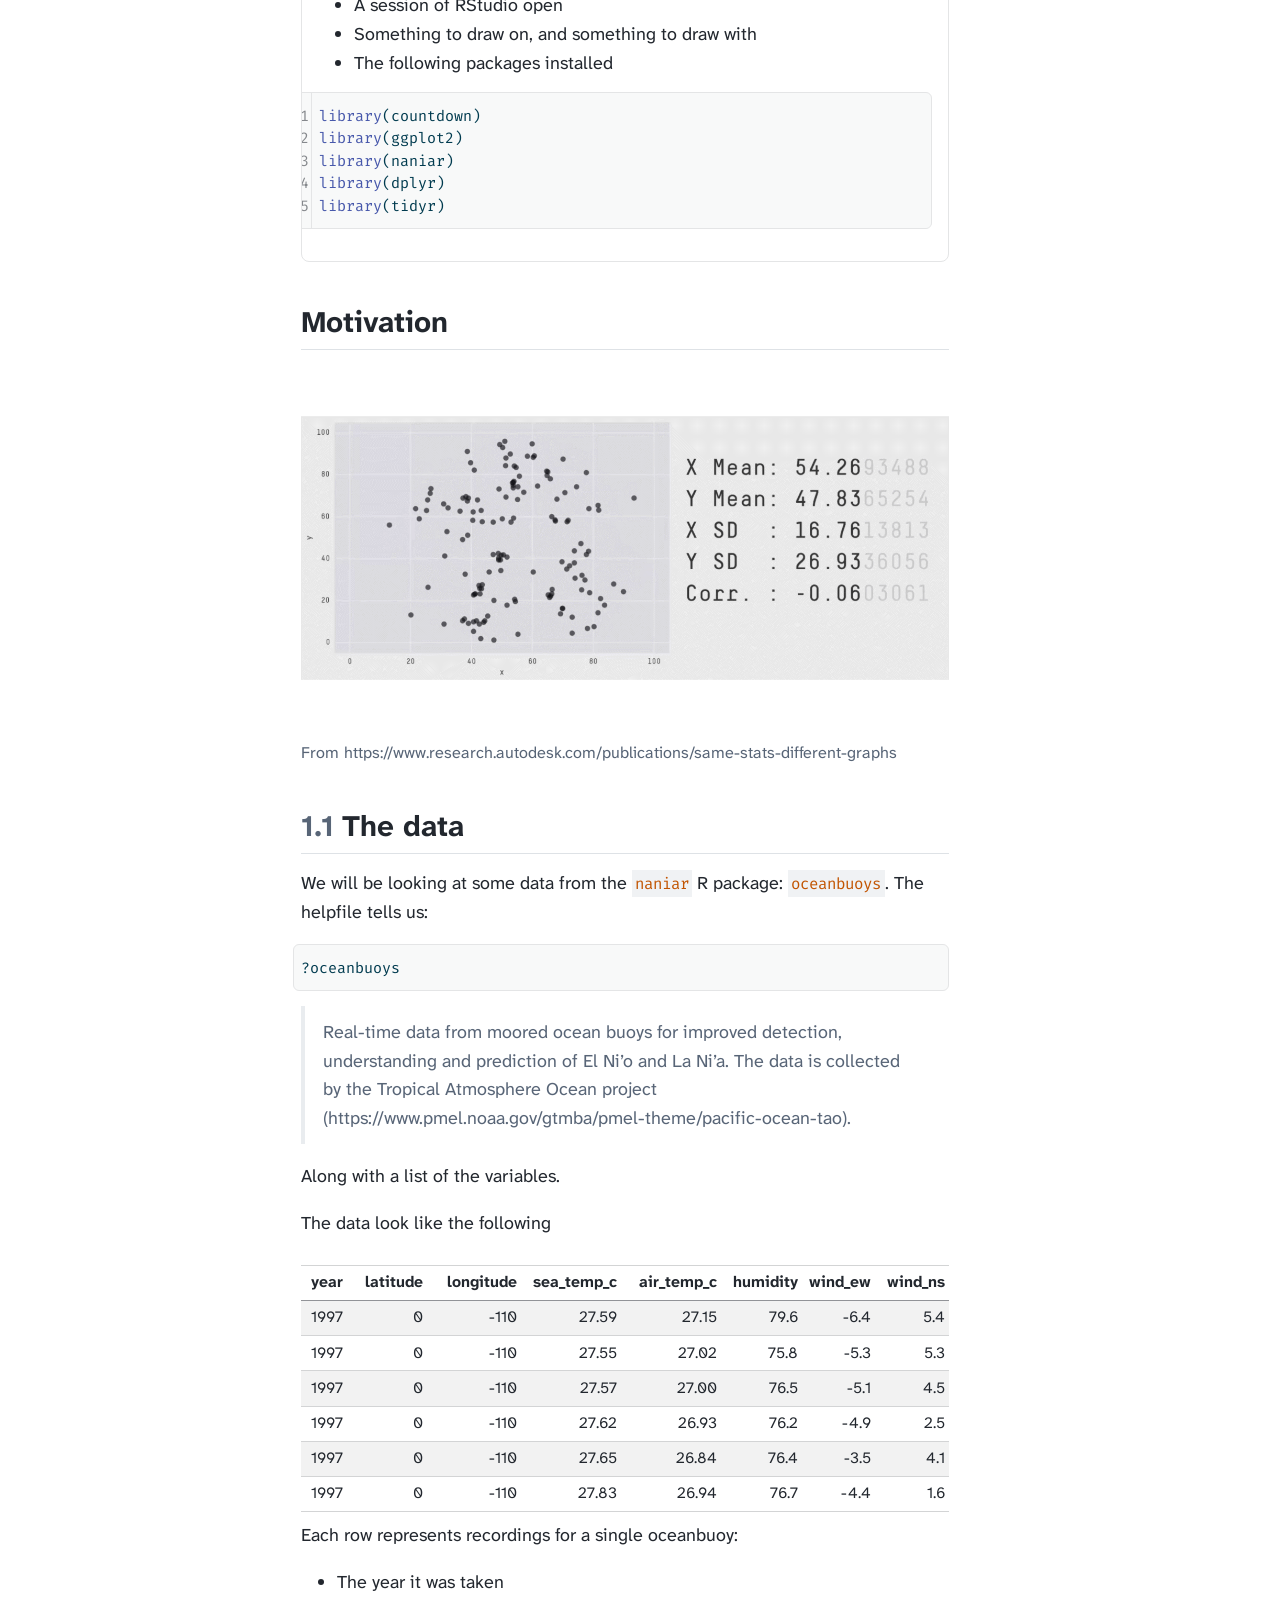
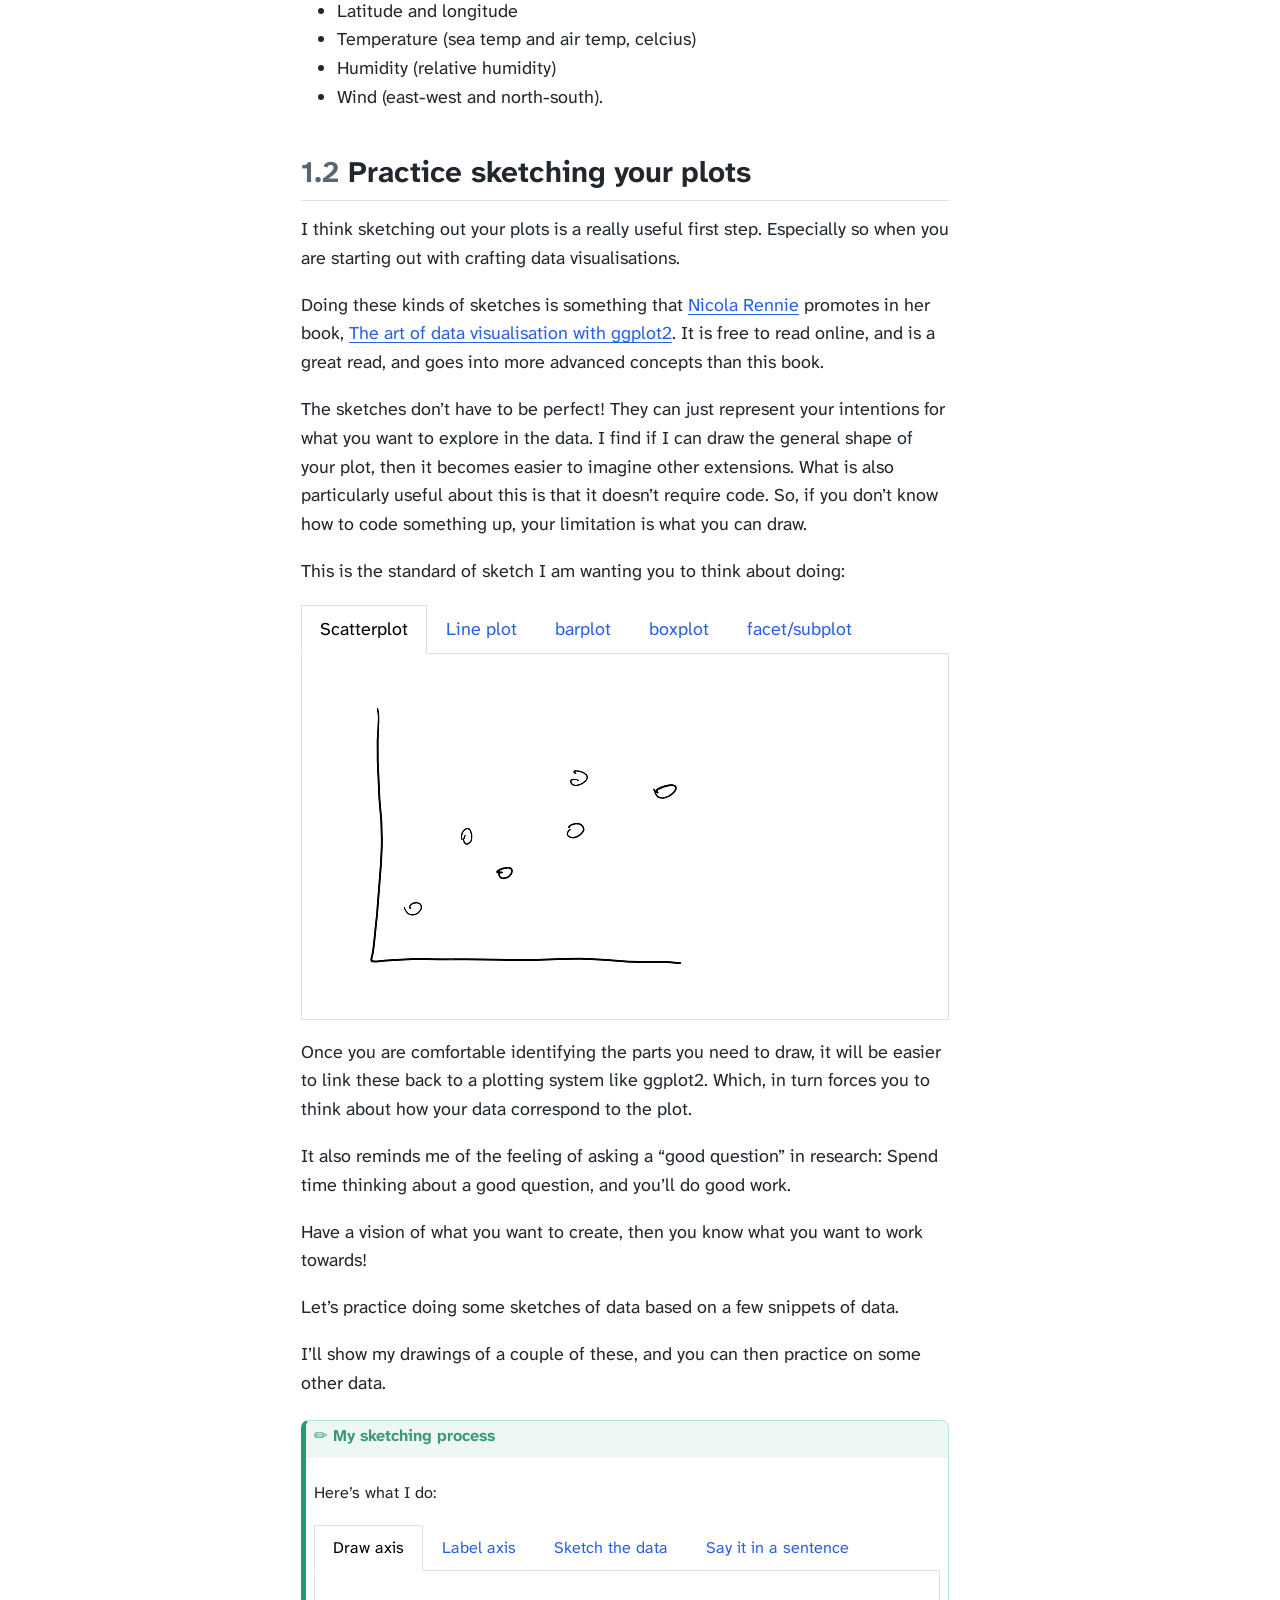
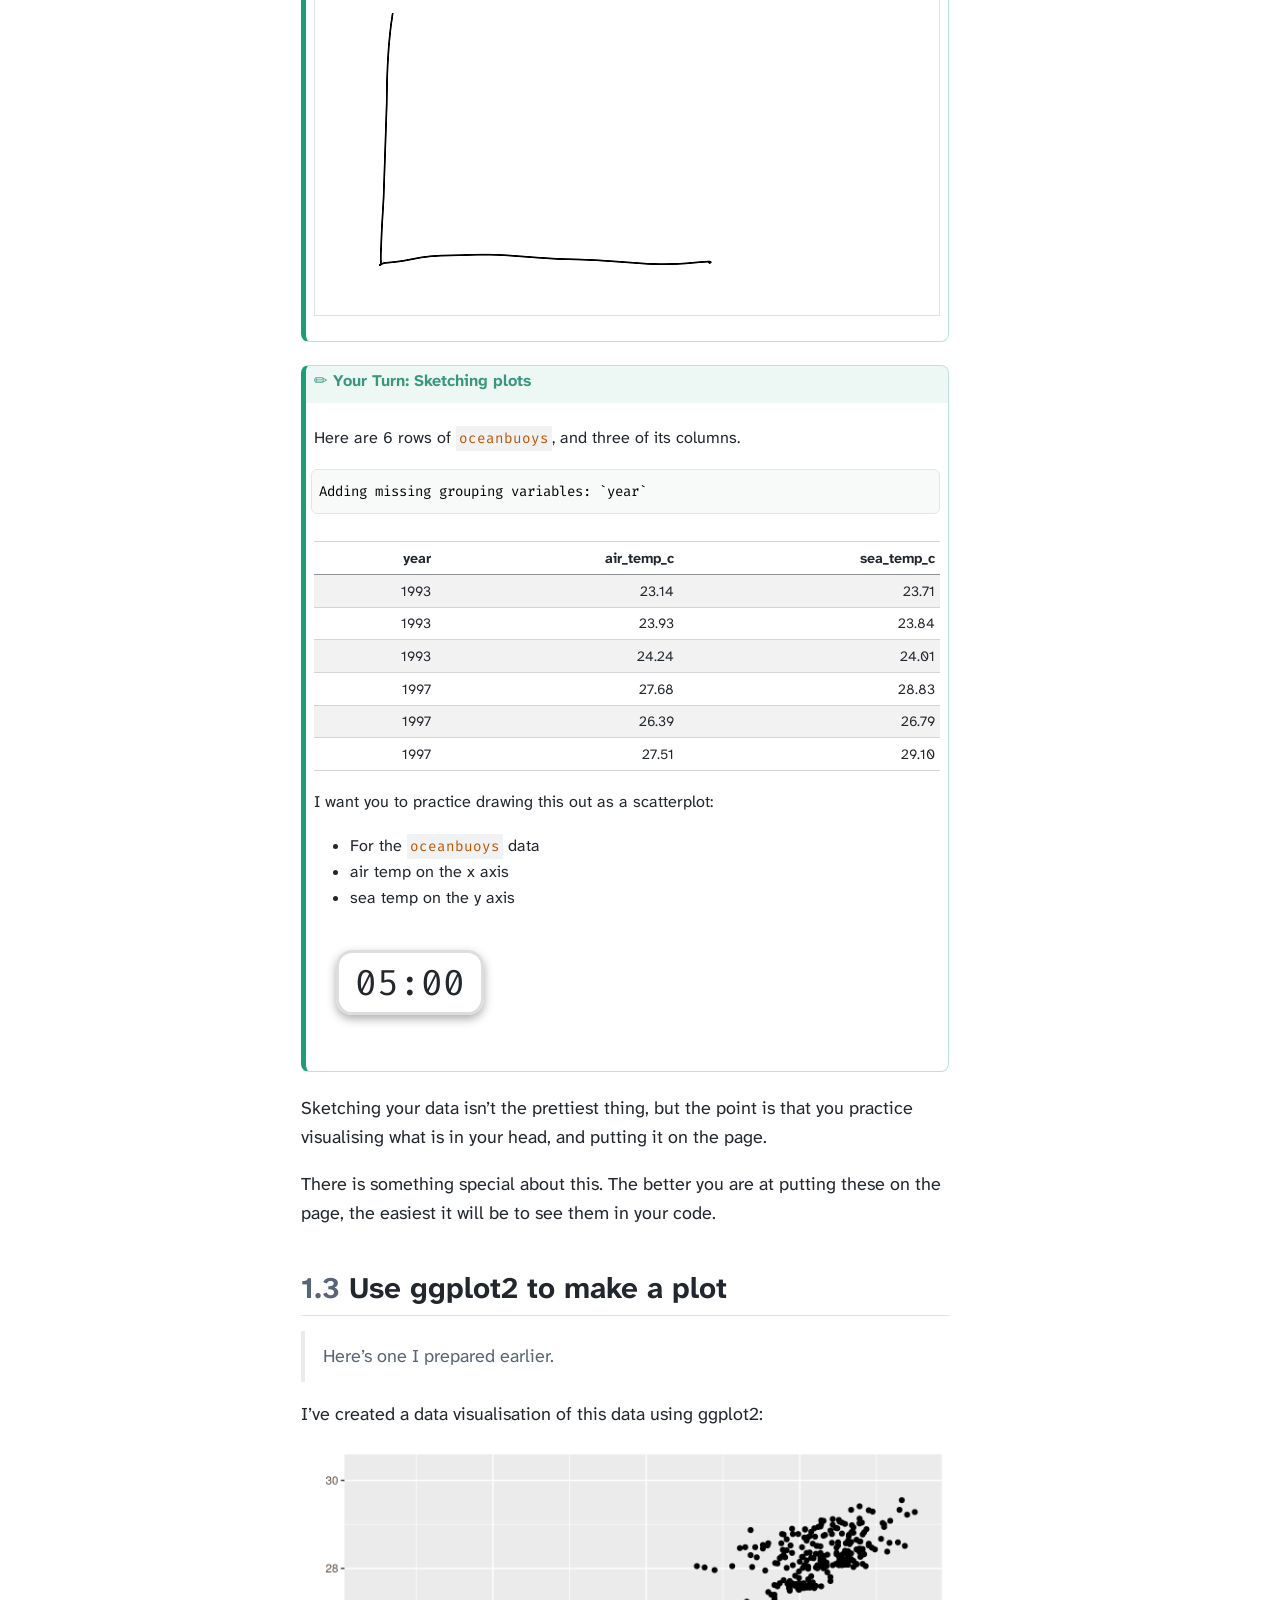
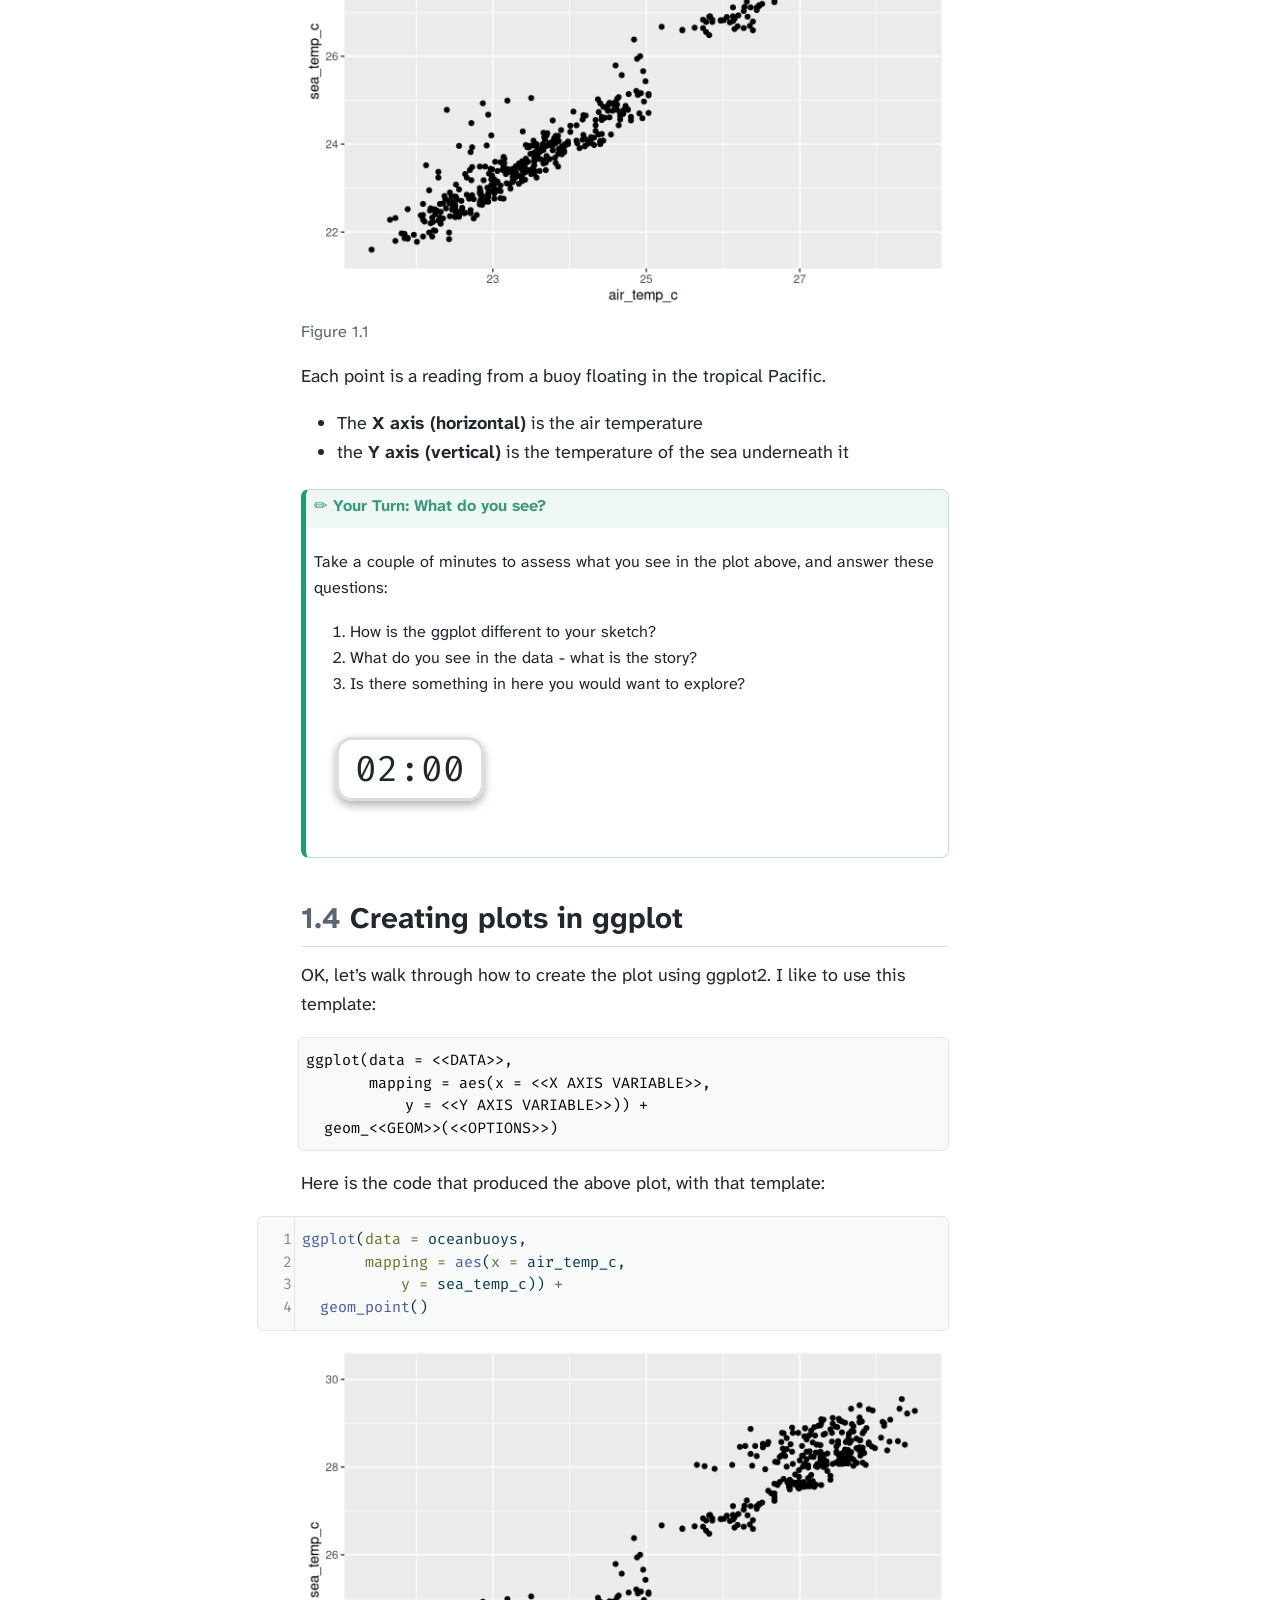
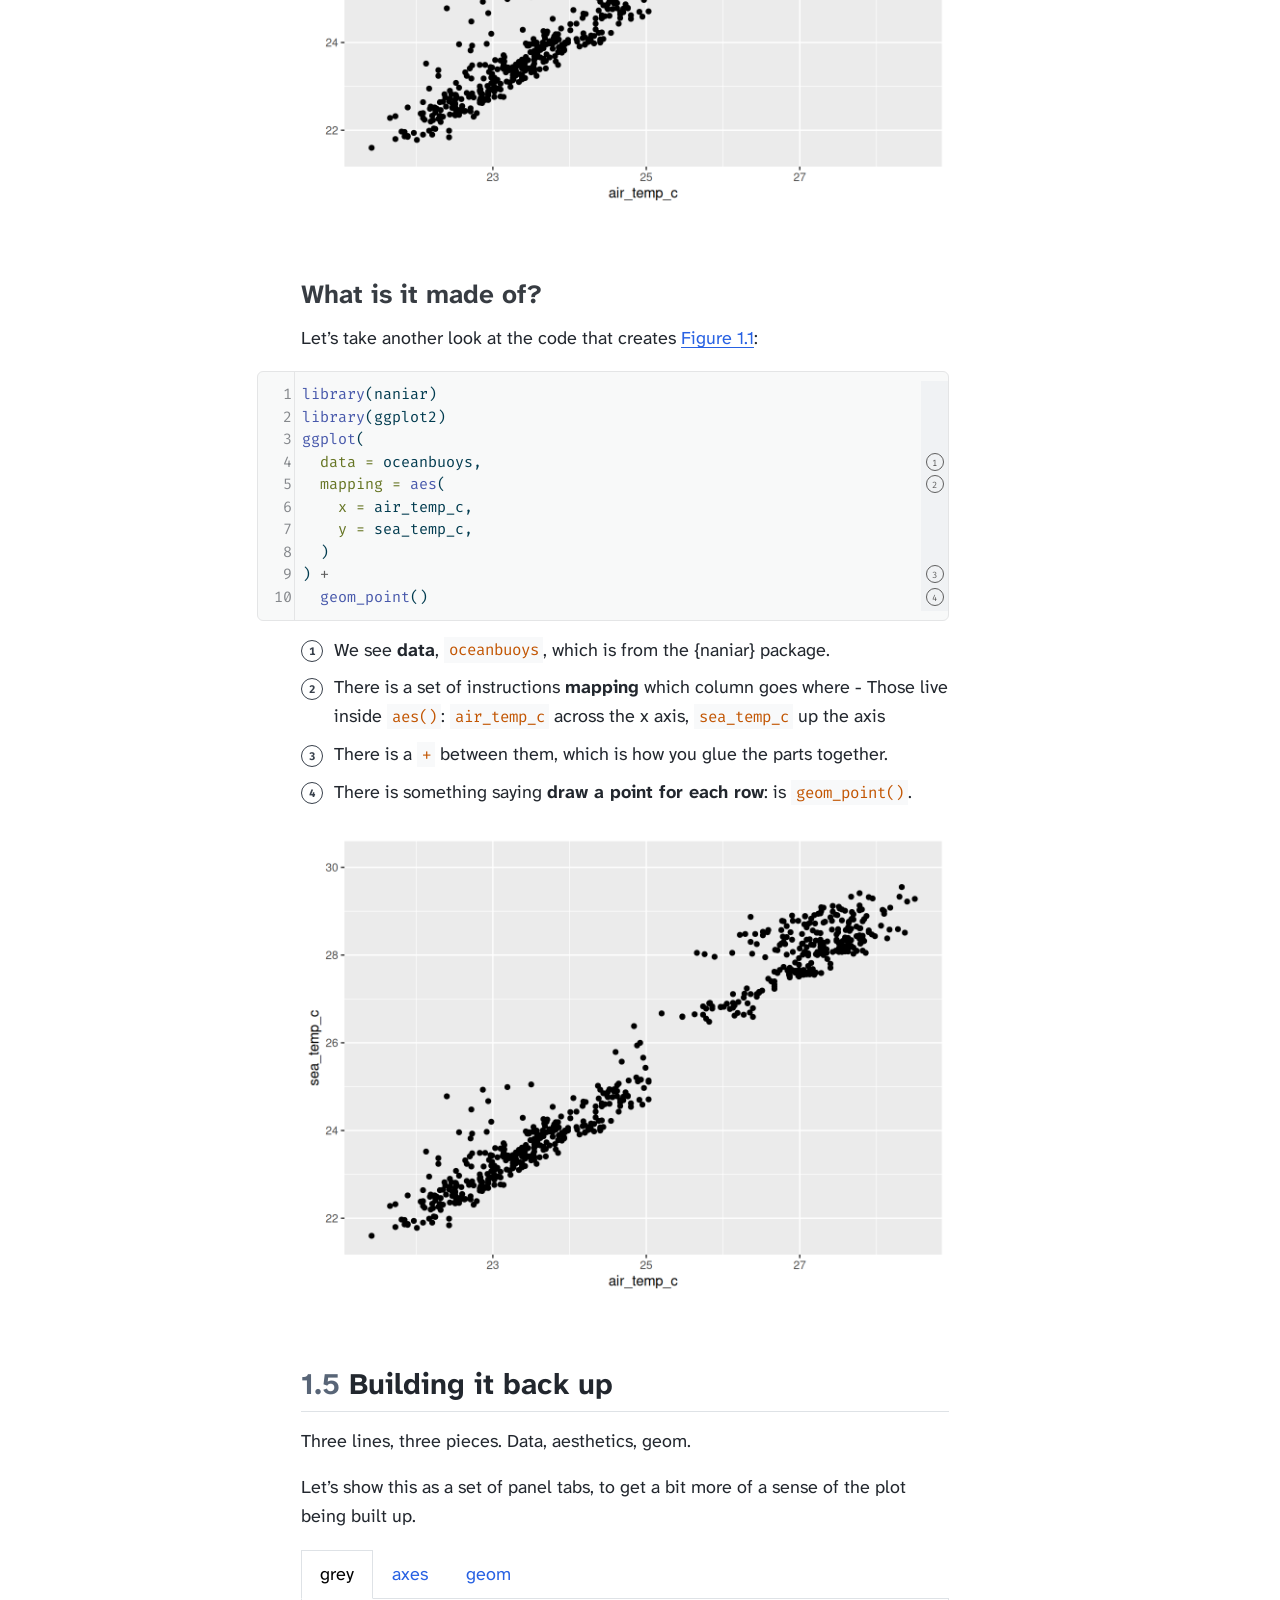
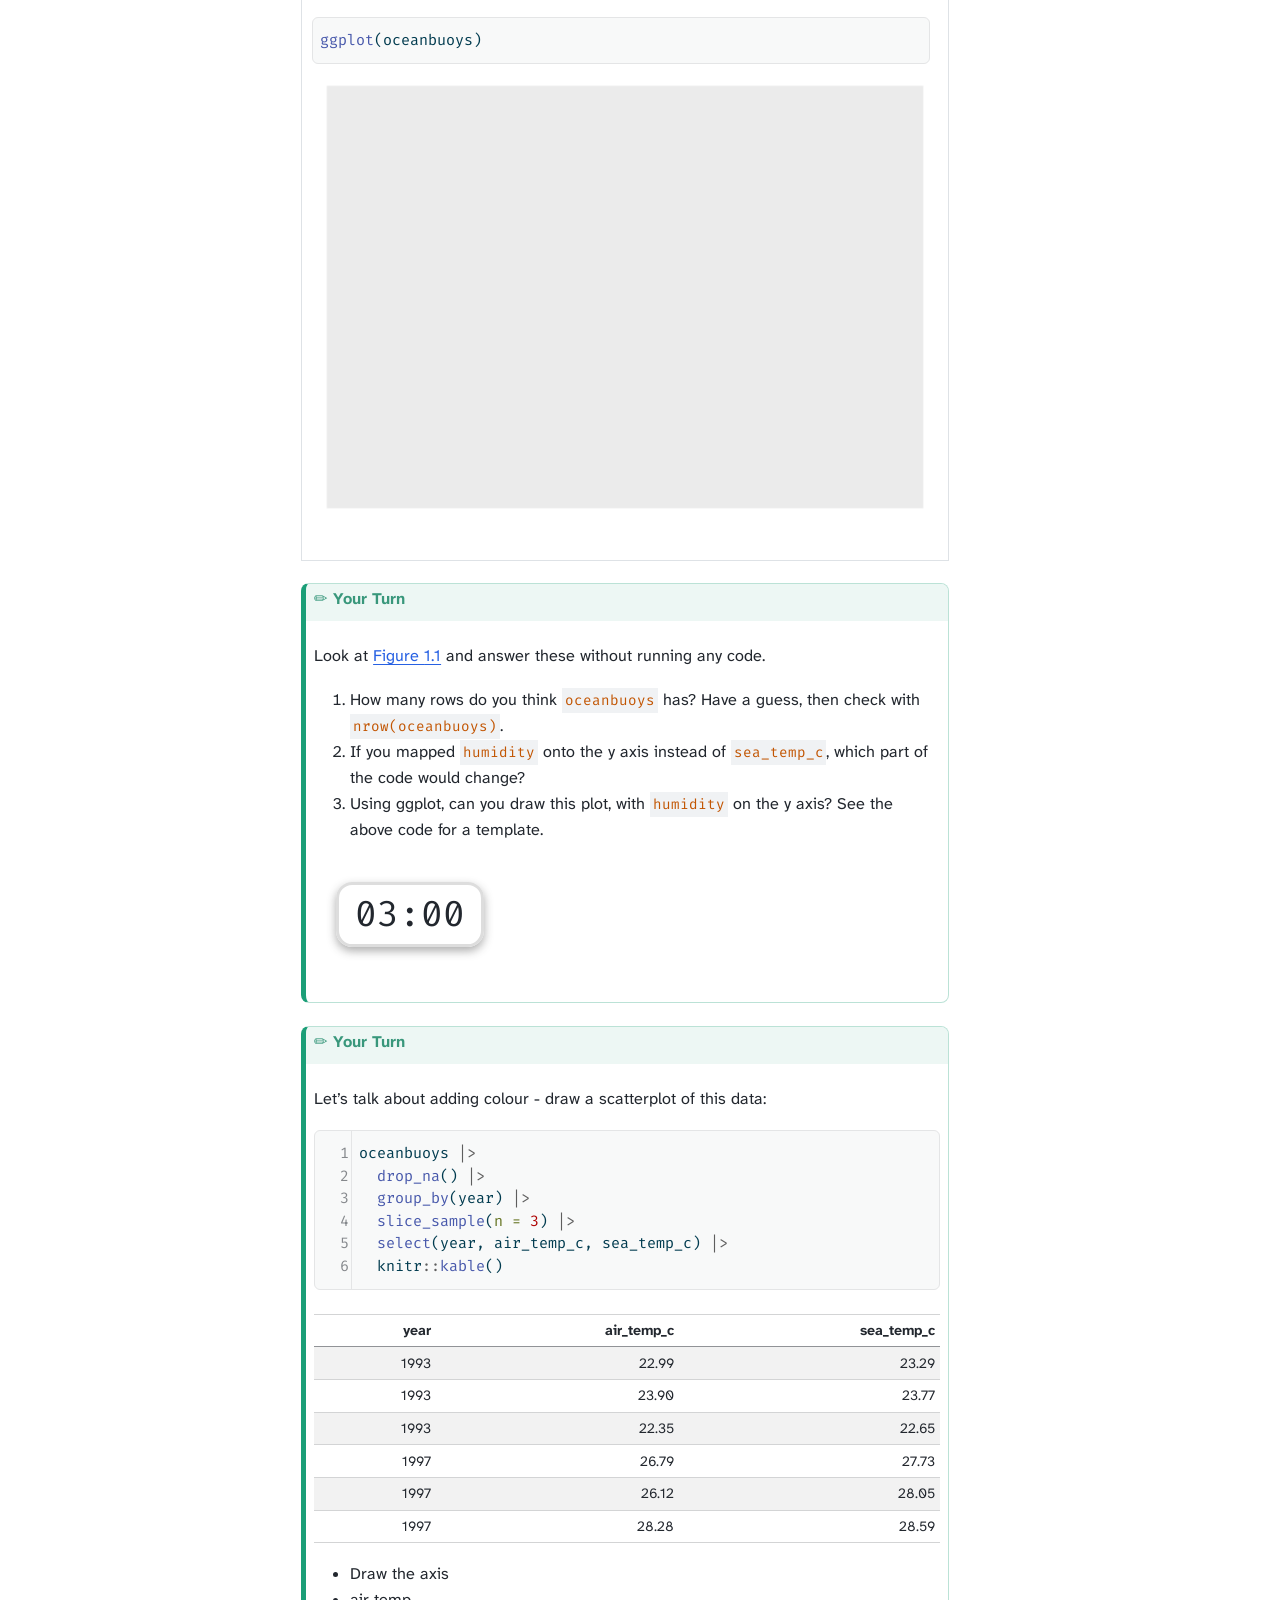
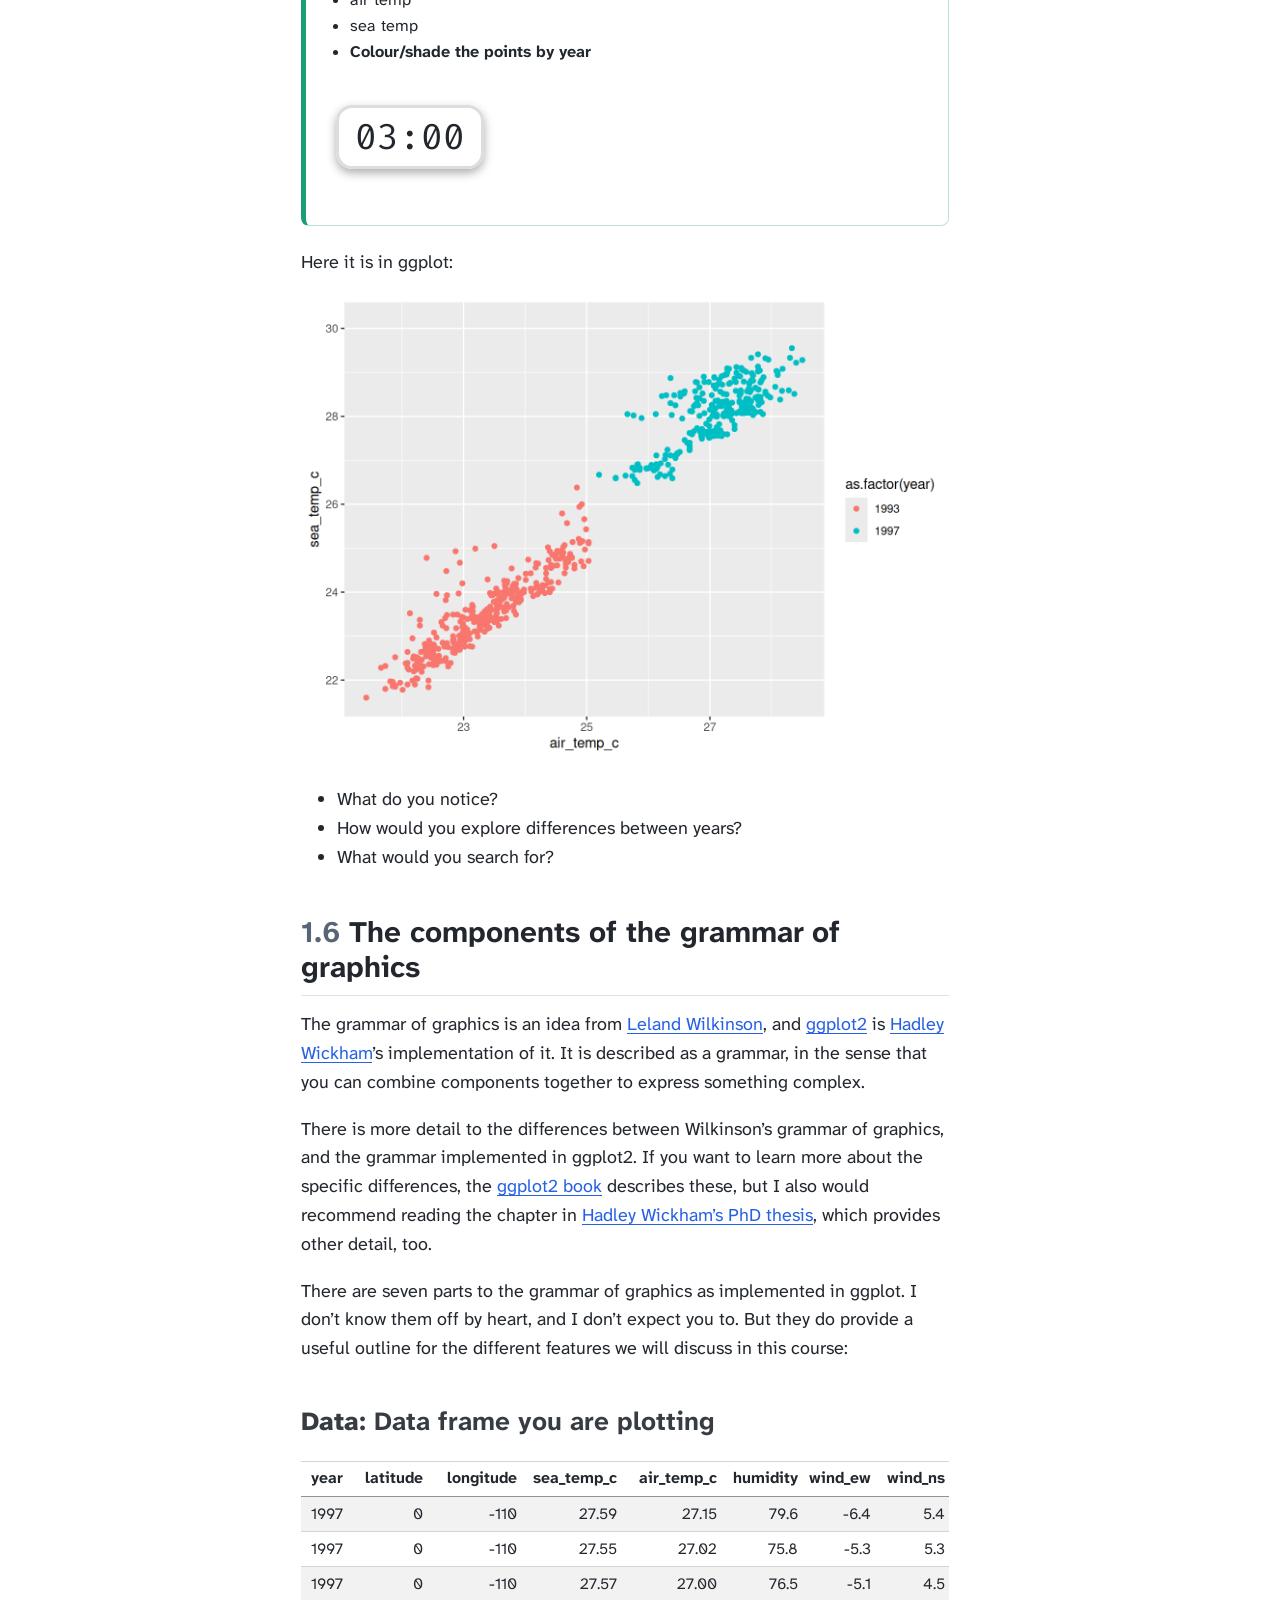
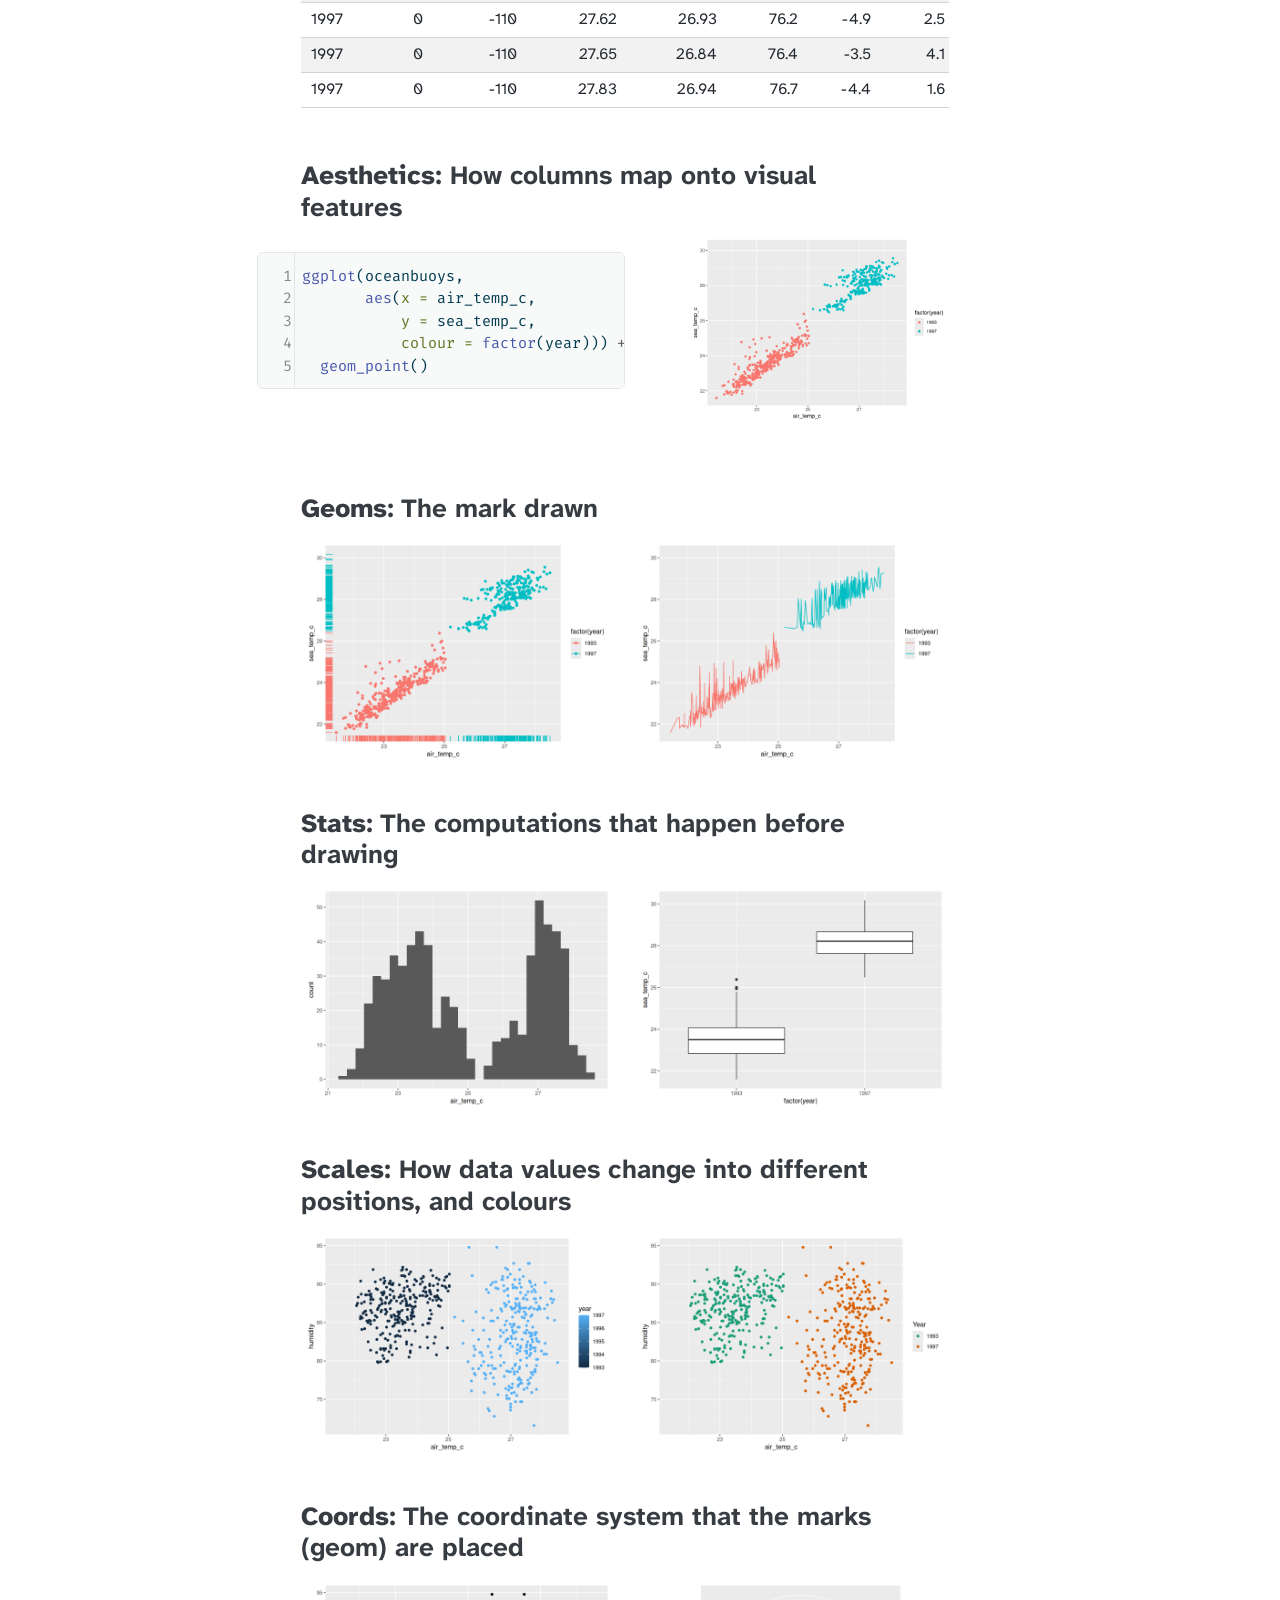
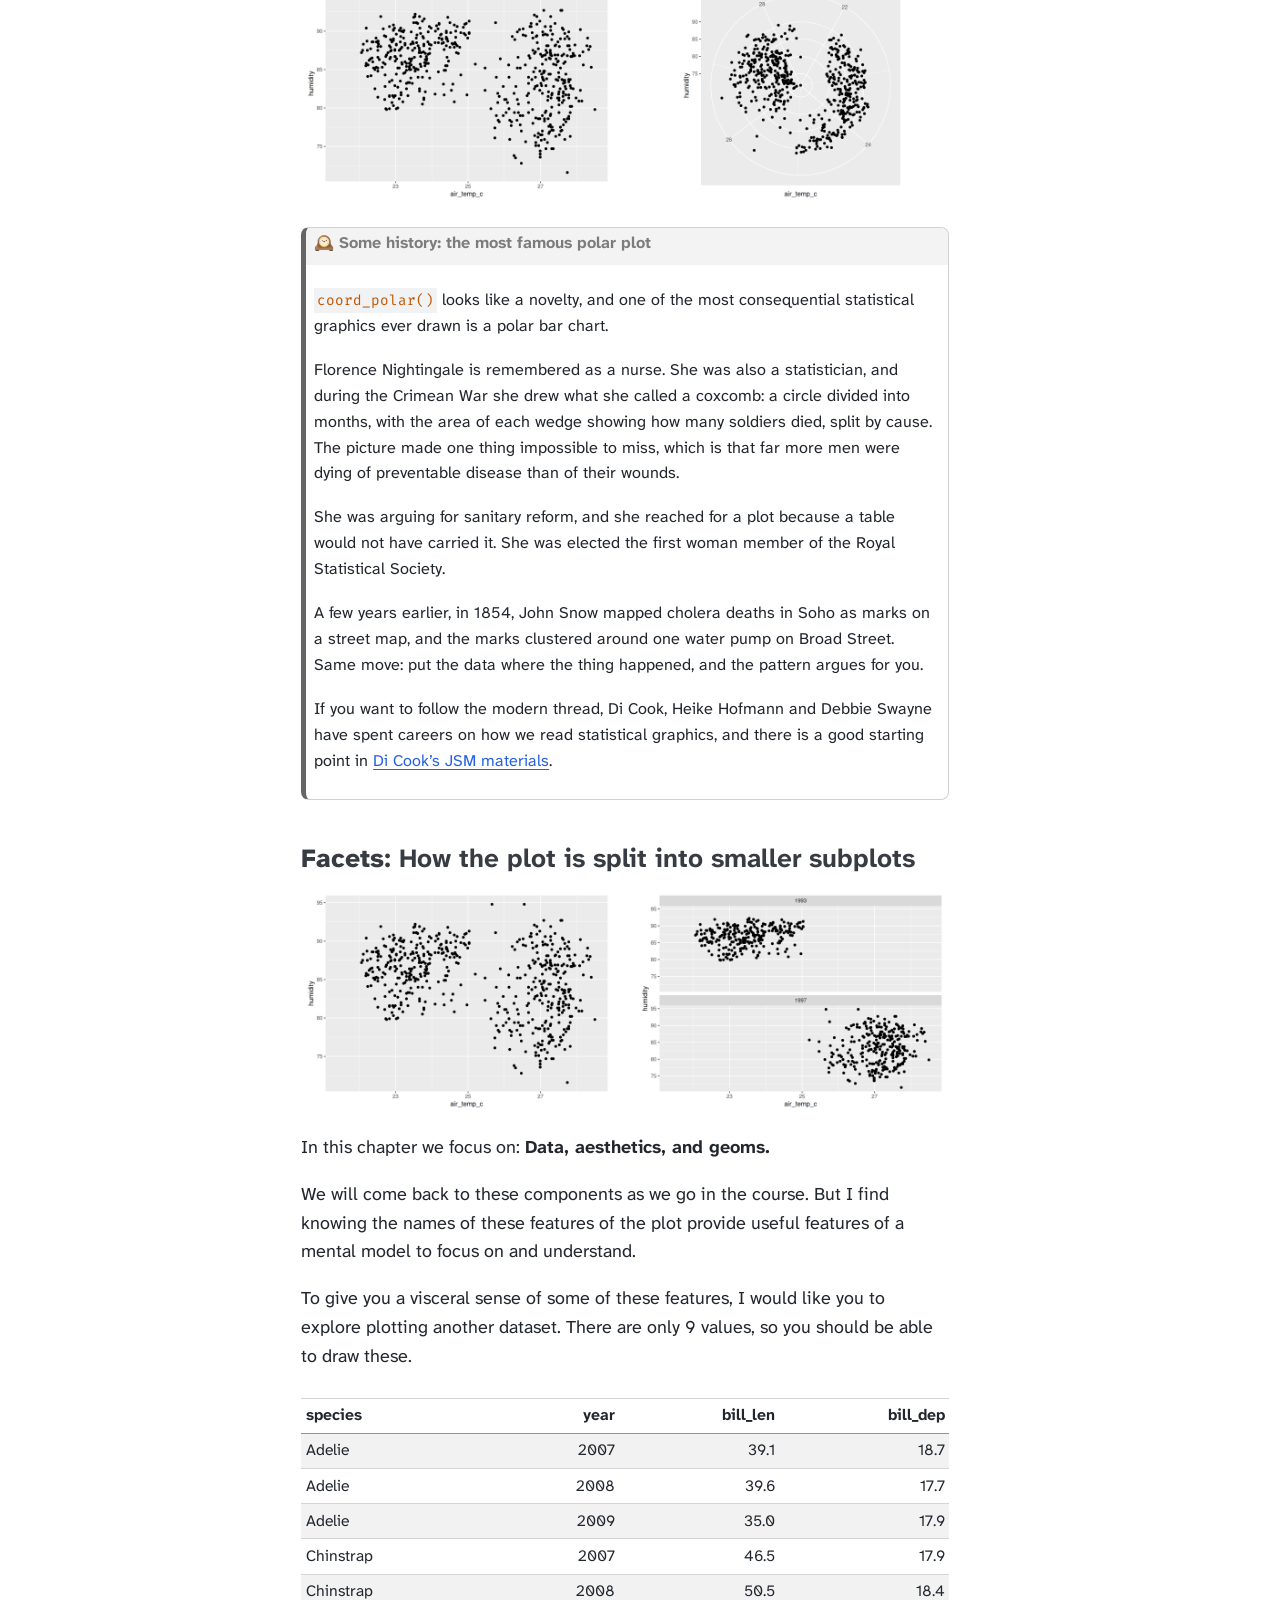
<file: anatomy-of-a-ggplot.html>
<!DOCTYPE html>
<html xmlns="http://www.w3.org/1999/xhtml" lang="en" xml:lang="en"><head>

<meta charset="utf-8">
<meta name="generator" content="quarto-1.10.18">

<meta name="viewport" content="width=device-width, initial-scale=1.0, user-scalable=yes">


<title>1&nbsp; Anatomy of a ggplot – Making Better Graphs</title>
<style>
/* Default styles provided by pandoc.
** See https://pandoc.org/MANUAL.html#variables-for-html for config info.
*/
span.smallcaps{font-variant: small-caps;}
div.columns{display: flex; gap: 1.5em;}
div.column{flex: auto;}
@media screen {
div.columns{gap: min(4vw, 1.5em);}
div.column{overflow-x: auto;}
}
div.hanging-indent{margin-left: 1.5em; text-indent: -1.5em;}
ul.task-list{list-style: none;}
ul.task-list li input[type="checkbox"] {
  width: 0.8em;
  margin: 0 0.8em 0.2em -1em; /* quarto-specific, see https://github.com/quarto-dev/quarto-cli/issues/4556 */ 
  vertical-align: middle;
}
/* CSS for syntax highlighting */
html { -webkit-text-size-adjust: 100%; }
pre > code.sourceCode { white-space: pre; position: relative; }
pre > code.sourceCode > span { display: inline-block; line-height: 1.25; }
pre > code.sourceCode > span:empty { height: 1.2em; }
.sourceCode { overflow: visible; }
code.sourceCode > span { color: inherit; text-decoration: inherit; }
div.sourceCode { margin: 1em 0; }
pre.sourceCode { margin: 0; }
@media screen {
div.sourceCode { overflow: auto; }
}
@media print {
pre > code.sourceCode { white-space: pre-wrap; }
pre > code.sourceCode > span { text-indent: -5em; padding-left: 5em; }
}
pre.numberSource code
  { counter-reset: source-line 0; }
pre.numberSource code > span
  { position: relative; left: -4em; counter-increment: source-line; }
pre.numberSource code > span > a:first-child::before
  { content: counter(source-line);
    position: relative; left: -1em; text-align: right; vertical-align: baseline;
    border: none; display: inline-block;
    -webkit-touch-callout: none; -webkit-user-select: none;
    -khtml-user-select: none; -moz-user-select: none;
    -ms-user-select: none; user-select: none;
    padding: 0 4px; width: 4em;
  }
pre.numberSource { margin-left: 3em;  padding-left: 4px; }
div.sourceCode
  {   }
@media screen {
pre > code.sourceCode > span > a:first-child::before { text-decoration: underline; }
}
</style>


<script src="site_libs/quarto-nav/quarto-nav.js"></script>
<script src="site_libs/quarto-nav/headroom.min.js"></script>
<script src="site_libs/clipboard/clipboard.min.js"></script>
<script src="site_libs/quarto-search/autocomplete.umd.js"></script>
<script src="site_libs/quarto-search/fuse.min.js"></script>
<script src="site_libs/quarto-search/quarto-search.js"></script>
<meta name="quarto:offset" content="./">
<link href="./shape-of-your-data.html" rel="next">
<link href="./setup.html" rel="prev">
<script src="site_libs/quarto-html/quarto.js" type="module"></script>
<script src="site_libs/quarto-html/tabsets/tabsets.js" type="module"></script>
<script src="site_libs/quarto-html/popper.min.js"></script>
<script src="site_libs/quarto-html/tippy.umd.min.js"></script>
<script src="site_libs/quarto-html/anchor.min.js"></script>
<link href="site_libs/quarto-html/tippy.css" rel="stylesheet">
<link href="site_libs/quarto-html/quarto-syntax-highlighting-b45b7b0fa9169e986df15f1ef60a279c.css" rel="stylesheet" id="quarto-text-highlighting-styles">
<script src="site_libs/bootstrap/bootstrap.min.js"></script>
<link href="site_libs/bootstrap/bootstrap-icons.css" rel="stylesheet">
<link href="site_libs/bootstrap/bootstrap-020cafe2c5162b14dfdb8f310a12914a.min.css" rel="stylesheet" append-hash="true" id="quarto-bootstrap" data-mode="light">
<script id="quarto-search-options" type="application/json">{
  "location": "sidebar",
  "copy-button": false,
  "collapse-after": 3,
  "panel-placement": "start",
  "type": "textbox",
  "limit": 50,
  "keyboard-shortcut": [
    "f",
    "/",
    "s"
  ],
  "show-item-context": false,
  "language": {
    "search-no-results-text": "No results",
    "search-matching-documents-text": "matching documents",
    "search-copy-link-title": "Copy link to search",
    "search-hide-matches-text": "Hide additional matches",
    "search-more-match-text": "more match in this document",
    "search-more-matches-text": "more matches in this document",
    "search-clear-button-title": "Clear",
    "search-text-placeholder": "",
    "search-detached-cancel-button-title": "Cancel",
    "search-submit-button-title": "Submit",
    "search-label": "Search"
  }
}</script>
<link href="site_libs/countdown-0.6.0/countdown.css" rel="stylesheet">
<script src="site_libs/countdown-0.6.0/countdown.js"></script>


</head>

<body class="nav-sidebar floating quarto-light">

<div id="quarto-search-results"></div>
  <header id="quarto-header" class="headroom fixed-top">
  <nav class="quarto-secondary-nav">
    <div class="container-fluid d-flex">
      <button type="button" class="quarto-btn-toggle btn" data-bs-toggle="collapse" role="button" data-bs-target=".quarto-sidebar-collapse-item" aria-controls="quarto-sidebar" aria-expanded="false" aria-label="Toggle sidebar navigation" onclick="if (window.quartoToggleHeadroom) { window.quartoToggleHeadroom(); }">
        <i class="bi bi-layout-text-sidebar-reverse"></i>
      </button>
        <nav class="quarto-page-breadcrumbs" aria-label="breadcrumb"><ol class="breadcrumb"><li class="breadcrumb-item"><a href="./anatomy-of-a-ggplot.html"><span class="chapter-number">1</span>&nbsp; <span class="chapter-title">Anatomy of a ggplot</span></a></li></ol></nav>
        <a class="flex-grow-1" role="navigation" data-bs-toggle="collapse" data-bs-target=".quarto-sidebar-collapse-item" aria-controls="quarto-sidebar" aria-expanded="false" aria-label="Toggle sidebar navigation" onclick="if (window.quartoToggleHeadroom) { window.quartoToggleHeadroom(); }">      
        </a>
      <button type="button" class="btn quarto-search-button" aria-label="Search" onclick="window.quartoOpenSearch();">
        <i class="bi bi-search"></i>
      </button>
    </div>
  </nav>
</header>
<!-- content -->
<div id="quarto-content" class="quarto-container page-columns page-rows-contents page-layout-article">
<!-- sidebar -->
  <nav id="quarto-sidebar" class="sidebar collapse collapse-horizontal quarto-sidebar-collapse-item sidebar-navigation floating overflow-auto">
    <div class="pt-lg-2 mt-2 text-left sidebar-header">
    <div class="sidebar-title mb-0 py-0">
      <a href="./">Making Better Graphs</a> 
        <div class="sidebar-tools-main">
    <a href="https://github.com/njtierney/bettervis" title="Source Code" class="quarto-navigation-tool px-1" aria-label="Source Code"><i class="bi bi-github"></i></a>
</div>
    </div>
      </div>
        <div class="mt-2 flex-shrink-0 align-items-center">
        <div class="sidebar-search">
        <div id="quarto-search" class="" title="Search"></div>
        </div>
        </div>
    <div class="sidebar-menu-container"> 
    <ul class="list-unstyled mt-1">
        <li class="sidebar-item">
  <div class="sidebar-item-container"> 
  <a href="./index.html" class="sidebar-item-text sidebar-link">
 <span class="menu-text">Welcome</span></a>
  </div>
</li>
        <li class="sidebar-item">
  <div class="sidebar-item-container"> 
  <a href="./setup.html" class="sidebar-item-text sidebar-link">
 <span class="menu-text">Setup</span></a>
  </div>
</li>
        <li class="sidebar-item">
  <div class="sidebar-item-container"> 
  <a href="./anatomy-of-a-ggplot.html" class="sidebar-item-text sidebar-link active">
 <span class="menu-text"><span class="chapter-number">1</span>&nbsp; <span class="chapter-title">Anatomy of a ggplot</span></span></a>
  </div>
</li>
        <li class="sidebar-item">
  <div class="sidebar-item-container"> 
  <a href="./shape-of-your-data.html" class="sidebar-item-text sidebar-link">
 <span class="menu-text"><span class="chapter-number">2</span>&nbsp; <span class="chapter-title">Tidy data for plotting</span></span></a>
  </div>
</li>
        <li class="sidebar-item">
  <div class="sidebar-item-container"> 
  <a href="./what-gets-computed.html" class="sidebar-item-text sidebar-link">
 <span class="menu-text"><span class="chapter-number">3</span>&nbsp; <span class="chapter-title">What gets computed</span></span></a>
  </div>
</li>
        <li class="sidebar-item">
  <div class="sidebar-item-container"> 
  <a href="./what-am-i-comparing.html" class="sidebar-item-text sidebar-link">
 <span class="menu-text"><span class="chapter-number">4</span>&nbsp; <span class="chapter-title">Comparing groups</span></span></a>
  </div>
</li>
        <li class="sidebar-item">
  <div class="sidebar-item-container"> 
  <a href="./whats-in-the-way.html" class="sidebar-item-text sidebar-link">
 <span class="menu-text"><span class="chapter-number">5</span>&nbsp; <span class="chapter-title">Clutter and overplotting</span></span></a>
  </div>
</li>
        <li class="sidebar-item">
  <div class="sidebar-item-container"> 
  <a href="./where-should-the-eye-go.html" class="sidebar-item-text sidebar-link">
 <span class="menu-text"><span class="chapter-number">6</span>&nbsp; <span class="chapter-title">Colour and emphasis</span></span></a>
  </div>
</li>
        <li class="sidebar-item">
  <div class="sidebar-item-container"> 
  <a href="./making-it-land.html" class="sidebar-item-text sidebar-link">
 <span class="menu-text"><span class="chapter-number">7</span>&nbsp; <span class="chapter-title">Labels, themes and saving</span></span></a>
  </div>
</li>
    </ul>
    </div>
</nav>
<div id="quarto-sidebar-glass" class="quarto-sidebar-collapse-item" data-bs-toggle="collapse" data-bs-target=".quarto-sidebar-collapse-item"></div>
<!-- margin-sidebar -->
    <div id="quarto-margin-sidebar" class="sidebar margin-sidebar">
        <nav id="TOC" role="doc-toc" class="toc-active">
    <h2 id="toc-title">Table of contents</h2>
   
  <ul>
  <li><a href="#overview" id="toc-overview" class="nav-link active" data-scroll-target="#overview">Overview</a></li>
  <li><a href="#motivation" id="toc-motivation" class="nav-link" data-scroll-target="#motivation">Motivation</a></li>
  <li><a href="#the-data" id="toc-the-data" class="nav-link" data-scroll-target="#the-data"><span class="header-section-number">1.1</span> The data</a></li>
  <li><a href="#practice-sketching-your-plots" id="toc-practice-sketching-your-plots" class="nav-link" data-scroll-target="#practice-sketching-your-plots"><span class="header-section-number">1.2</span> Practice sketching your plots</a></li>
  <li><a href="#use-ggplot2-to-make-a-plot" id="toc-use-ggplot2-to-make-a-plot" class="nav-link" data-scroll-target="#use-ggplot2-to-make-a-plot"><span class="header-section-number">1.3</span> Use ggplot2 to make a plot</a></li>
  <li><a href="#creating-plots-in-ggplot" id="toc-creating-plots-in-ggplot" class="nav-link" data-scroll-target="#creating-plots-in-ggplot"><span class="header-section-number">1.4</span> Creating plots in ggplot</a>
  <ul class="collapse">
  <li><a href="#what-is-it-made-of" id="toc-what-is-it-made-of" class="nav-link" data-scroll-target="#what-is-it-made-of">What is it made of?</a></li>
  </ul></li>
  <li><a href="#building-it-back-up" id="toc-building-it-back-up" class="nav-link" data-scroll-target="#building-it-back-up"><span class="header-section-number">1.5</span> Building it back up</a></li>
  <li><a href="#the-components-of-the-grammar-of-graphics" id="toc-the-components-of-the-grammar-of-graphics" class="nav-link" data-scroll-target="#the-components-of-the-grammar-of-graphics"><span class="header-section-number">1.6</span> The components of the grammar of graphics</a>
  <ul class="collapse">
  <li><a href="#data-data-frame-you-are-plotting" id="toc-data-data-frame-you-are-plotting" class="nav-link" data-scroll-target="#data-data-frame-you-are-plotting"><strong>Data</strong>: Data frame you are plotting</a></li>
  <li><a href="#aesthetics-how-columns-map-onto-visual-features" id="toc-aesthetics-how-columns-map-onto-visual-features" class="nav-link" data-scroll-target="#aesthetics-how-columns-map-onto-visual-features"><strong>Aesthetics</strong>: How columns map onto visual features</a></li>
  <li><a href="#geoms-the-mark-drawn" id="toc-geoms-the-mark-drawn" class="nav-link" data-scroll-target="#geoms-the-mark-drawn"><strong>Geoms</strong>: The mark drawn</a></li>
  <li><a href="#stats-the-computations-that-happen-before-drawing" id="toc-stats-the-computations-that-happen-before-drawing" class="nav-link" data-scroll-target="#stats-the-computations-that-happen-before-drawing"><strong>Stats</strong>: The computations that happen before drawing</a></li>
  <li><a href="#scales-how-data-values-change-into-different-positions-and-colours" id="toc-scales-how-data-values-change-into-different-positions-and-colours" class="nav-link" data-scroll-target="#scales-how-data-values-change-into-different-positions-and-colours"><strong>Scales</strong>: How data values change into different positions, and colours</a></li>
  <li><a href="#coords-the-coordinate-system-that-the-marks-geom-are-placed" id="toc-coords-the-coordinate-system-that-the-marks-geom-are-placed" class="nav-link" data-scroll-target="#coords-the-coordinate-system-that-the-marks-geom-are-placed"><strong>Coords</strong>: The coordinate system that the marks (geom) are placed</a></li>
  <li><a href="#facets-how-the-plot-is-split-into-smaller-subplots" id="toc-facets-how-the-plot-is-split-into-smaller-subplots" class="nav-link" data-scroll-target="#facets-how-the-plot-is-split-into-smaller-subplots"><strong>Facets</strong>: How the plot is split into smaller subplots</a></li>
  </ul></li>
  <li><a href="#building-the-plot-back-up" id="toc-building-the-plot-back-up" class="nav-link" data-scroll-target="#building-the-plot-back-up"><span class="header-section-number">1.7</span> Building the plot back up</a></li>
  <li><a href="#mapping-more-variables" id="toc-mapping-more-variables" class="nav-link" data-scroll-target="#mapping-more-variables"><span class="header-section-number">1.8</span> Mapping more variables</a></li>
  <li><a href="#using-aes-inside-and-outside" id="toc-using-aes-inside-and-outside" class="nav-link" data-scroll-target="#using-aes-inside-and-outside"><span class="header-section-number">1.9</span> Using <code>aes</code> inside and outside</a></li>
  <li><a href="#layers" id="toc-layers" class="nav-link" data-scroll-target="#layers"><span class="header-section-number">1.10</span> Layers</a></li>
  <li><a href="#when-it-doesnt-work" id="toc-when-it-doesnt-work" class="nav-link" data-scroll-target="#when-it-doesnt-work"><span class="header-section-number">1.11</span> When it doesn’t work</a></li>
  <li><a href="#to-summarise" id="toc-to-summarise" class="nav-link" data-scroll-target="#to-summarise"><span class="header-section-number">1.12</span> To summarise</a></li>
  <li>Links</li>
  </ul>
<div class="toc-actions"><ul><li><a href="https://github.com/njtierney/bettervis/edit/main/anatomy-of-a-ggplot.qmd" class="toc-action"><i class="bi bi-github"></i>Edit this page</a></li><li><a href="https://github.com/njtierney/bettervis/issues/new" class="toc-action"><i class="bi empty"></i>Report an issue</a></li></ul></div></nav>
    </div>
<!-- main -->
<main class="content" id="quarto-document-content">

<header id="title-block-header" class="quarto-title-block default">
<div class="quarto-title">
<h1 class="title"><span id="sec-anatomy" class="quarto-section-identifier"><span class="chapter-number">1</span>&nbsp; <span class="chapter-title">Anatomy of a ggplot</span></span></h1>
</div>



<div class="quarto-title-meta">

    
  
    
  </div>
  


</header>


<p><img src="images/sketches/anatomy-marked-up.png" class="img-fluid"></p>
<p>This chapter is about the underlying features of ggplot2.</p>
<p>You can get really far with ggplot2 by copying an example, changing the variable names, and a bit of use of an LLM.</p>
<p>One of the challenges with this, is that you might not have internalised the mental model of how ggplot plots are built. The interface to ggplot2 helps you think about your data, build plots quickly for exploration, but also present finely made graphics.</p>
<p>In this chapter we will take plots, tease them apart, and put them back together.</p>
<blockquote class="blockquote">
<p>The greatest value of a picture is when it forces us to notice what we never expected to see.</p>
<p>— John Tukey</p>
</blockquote>
<section id="overview" class="level2 unnumbered overview">
<h2 class="unnumbered anchored" data-anchor-id="overview">Overview</h2>
<p><strong>Duration</strong> 45 minutes</p>
<p><strong>Questions</strong></p>
<!-- These map onto the sections below, in order. If you move a section, move its question. -->
<ul>
<li>What is this plot telling me, and what is it made of?</li>
<li>What are the pieces of a ggplot?</li>
<li>How do I build a plot up?</li>
<li>How do I map a variable onto colour, shape, or size?</li>
<li>Why does <code>colour</code> inside <code>aes()</code> do something different to <code>colour</code> outside it?</li>
<li>How do I add a second layer?</li>
</ul>
<p><strong>What you need this session</strong></p>
<ul>
<li>A session of RStudio open</li>
<li>Something to draw on, and something to draw with</li>
<li>The following packages installed</li>
</ul>
<div class="cell">
<div class="code-copy-outer-scaffold"><div class="sourceCode cell-code" id="cb1"><pre class="sourceCode numberSource r number-lines code-with-copy"><code class="sourceCode r"><span id="cb1-1"><a href="#cb1-1" aria-label="1"></a><span class="fu">library</span>(countdown)</span>
<span id="cb1-2"><a href="#cb1-2" aria-label="2"></a><span class="fu">library</span>(ggplot2)</span>
<span id="cb1-3"><a href="#cb1-3" aria-label="3"></a><span class="fu">library</span>(naniar)</span>
<span id="cb1-4"><a href="#cb1-4" aria-label="4"></a><span class="fu">library</span>(dplyr)</span>
<span id="cb1-5"><a href="#cb1-5" aria-label="5"></a><span class="fu">library</span>(tidyr)</span></code></pre></div><button title="Copy to Clipboard" class="code-copy-button"><i class="bi"></i></button></div>
</div>
</section>
<section id="motivation" class="level2 unnumbered">
<h2 class="unnumbered anchored" data-anchor-id="motivation">Motivation</h2>
<div class="quarto-figure quarto-figure-center">
<figure class="figure">
<p><img src="gifs/data-saurus-gif.gif" class="img-fluid figure-img" style="width:100.0%"></p>
<figcaption>From https://www.research.autodesk.com/publications/same-stats-different-graphs</figcaption>
</figure>
</div>
</section>
<section id="the-data" class="level2" data-number="1.1">
<h2 data-number="1.1" class="anchored" data-anchor-id="the-data"><span class="header-section-number">1.1</span> The data</h2>
<p>We will be looking at some data from the <code>naniar</code> R package: <code>oceanbuoys</code>. The helpfile tells us:</p>
<div class="code-copy-outer-scaffold"><div class="sourceCode" id="cb2"><pre class="sourceCode numberSource r number-lines code-with-copy"><code class="sourceCode r"><span id="cb2-1"><a href="#cb2-1" aria-label="1"></a>?oceanbuoys</span></code></pre></div><button title="Copy to Clipboard" class="code-copy-button"><i class="bi"></i></button></div>
<!-- TODO: Have a drawing of the oceanbuoys, where they are in the map in the world. -->
<blockquote class="blockquote">
<p>Real-time data from moored ocean buoys for improved detection, understanding and prediction of El Ni’o and La Ni’a. The data is collected by the Tropical Atmosphere Ocean project (https://www.pmel.noaa.gov/gtmba/pmel-theme/pacific-ocean-tao).</p>
</blockquote>
<p>Along with a list of the variables.</p>
<p>The data look like the following</p>
<div class="cell">
<div class="cell-output-display">
<table class="caption-top table table-sm table-striped small">
<colgroup>
<col style="width: 7%">
<col style="width: 12%">
<col style="width: 14%">
<col style="width: 15%">
<col style="width: 15%">
<col style="width: 12%">
<col style="width: 11%">
<col style="width: 11%">
</colgroup>
<thead>
<tr class="header">
<th style="text-align: right;">year</th>
<th style="text-align: right;">latitude</th>
<th style="text-align: right;">longitude</th>
<th style="text-align: right;">sea_temp_c</th>
<th style="text-align: right;">air_temp_c</th>
<th style="text-align: right;">humidity</th>
<th style="text-align: right;">wind_ew</th>
<th style="text-align: right;">wind_ns</th>
</tr>
</thead>
<tbody>
<tr class="odd">
<td style="text-align: right;">1997</td>
<td style="text-align: right;">0</td>
<td style="text-align: right;">-110</td>
<td style="text-align: right;">27.59</td>
<td style="text-align: right;">27.15</td>
<td style="text-align: right;">79.6</td>
<td style="text-align: right;">-6.4</td>
<td style="text-align: right;">5.4</td>
</tr>
<tr class="even">
<td style="text-align: right;">1997</td>
<td style="text-align: right;">0</td>
<td style="text-align: right;">-110</td>
<td style="text-align: right;">27.55</td>
<td style="text-align: right;">27.02</td>
<td style="text-align: right;">75.8</td>
<td style="text-align: right;">-5.3</td>
<td style="text-align: right;">5.3</td>
</tr>
<tr class="odd">
<td style="text-align: right;">1997</td>
<td style="text-align: right;">0</td>
<td style="text-align: right;">-110</td>
<td style="text-align: right;">27.57</td>
<td style="text-align: right;">27.00</td>
<td style="text-align: right;">76.5</td>
<td style="text-align: right;">-5.1</td>
<td style="text-align: right;">4.5</td>
</tr>
<tr class="even">
<td style="text-align: right;">1997</td>
<td style="text-align: right;">0</td>
<td style="text-align: right;">-110</td>
<td style="text-align: right;">27.62</td>
<td style="text-align: right;">26.93</td>
<td style="text-align: right;">76.2</td>
<td style="text-align: right;">-4.9</td>
<td style="text-align: right;">2.5</td>
</tr>
<tr class="odd">
<td style="text-align: right;">1997</td>
<td style="text-align: right;">0</td>
<td style="text-align: right;">-110</td>
<td style="text-align: right;">27.65</td>
<td style="text-align: right;">26.84</td>
<td style="text-align: right;">76.4</td>
<td style="text-align: right;">-3.5</td>
<td style="text-align: right;">4.1</td>
</tr>
<tr class="even">
<td style="text-align: right;">1997</td>
<td style="text-align: right;">0</td>
<td style="text-align: right;">-110</td>
<td style="text-align: right;">27.83</td>
<td style="text-align: right;">26.94</td>
<td style="text-align: right;">76.7</td>
<td style="text-align: right;">-4.4</td>
<td style="text-align: right;">1.6</td>
</tr>
</tbody>
</table>
</div>
</div>
<p>Each row represents recordings for a single oceanbuoy:</p>
<ul>
<li>The year it was taken</li>
<li>Latitude and longitude</li>
<li>Temperature (sea temp and air temp, celcius)</li>
<li>Humidity (relative humidity)</li>
<li>Wind (east-west and north-south).</li>
</ul>
</section>
<section id="practice-sketching-your-plots" class="level2" data-number="1.2">
<h2 data-number="1.2" class="anchored" data-anchor-id="practice-sketching-your-plots"><span class="header-section-number">1.2</span> Practice sketching your plots</h2>
<p>I think sketching out your plots is a really useful first step. Especially so when you are starting out with crafting data visualisations.</p>
<p>Doing these kinds of sketches is something that <a href="https://nrennie.rbind.io/">Nicola Rennie</a> promotes in her book, <a href="https://nrennie.rbind.io/art-of-viz/">The art of data visualisation with ggplot2</a>. It is free to read online, and is a great read, and goes into more advanced concepts than this book.</p>
<p>The sketches don’t have to be perfect! They can just represent your intentions for what you want to explore in the data. I find if I can draw the general shape of your plot, then it becomes easier to imagine other extensions. What is also particularly useful about this is that it doesn’t require code. So, if you don’t know how to code something up, your limitation is what you can draw.</p>
<p>This is the standard of sketch I am wanting you to think about doing:</p>
<div class="tabset-margin-container"></div><div class="panel-tabset">
<ul class="nav nav-tabs" role="tablist"><li class="nav-item" role="presentation"><a class="nav-link active" id="tabset-1-1-tab" data-bs-toggle="tab" data-bs-target="#tabset-1-1" role="tab" aria-controls="tabset-1-1" aria-selected="true" href="">Scatterplot</a></li><li class="nav-item" role="presentation"><a class="nav-link" id="tabset-1-2-tab" data-bs-toggle="tab" data-bs-target="#tabset-1-2" role="tab" aria-controls="tabset-1-2" aria-selected="false" href="">Line plot</a></li><li class="nav-item" role="presentation"><a class="nav-link" id="tabset-1-3-tab" data-bs-toggle="tab" data-bs-target="#tabset-1-3" role="tab" aria-controls="tabset-1-3" aria-selected="false" href="">barplot</a></li><li class="nav-item" role="presentation"><a class="nav-link" id="tabset-1-4-tab" data-bs-toggle="tab" data-bs-target="#tabset-1-4" role="tab" aria-controls="tabset-1-4" aria-selected="false" href="">boxplot</a></li><li class="nav-item" role="presentation"><a class="nav-link" id="tabset-1-5-tab" data-bs-toggle="tab" data-bs-target="#tabset-1-5" role="tab" aria-controls="tabset-1-5" aria-selected="false" href="">facet/subplot</a></li></ul>
<div class="tab-content">
<div id="tabset-1-1" class="tab-pane active" role="tabpanel" aria-labelledby="tabset-1-1-tab">
<p><img src="images/sketches/simple-scatter.png" class="img-fluid"></p>
</div>
<div id="tabset-1-2" class="tab-pane" role="tabpanel" aria-labelledby="tabset-1-2-tab">
<p><img src="images/sketches/simple-line.png" class="img-fluid"></p>
</div>
<div id="tabset-1-3" class="tab-pane" role="tabpanel" aria-labelledby="tabset-1-3-tab">
<p><img src="images/sketches/simple-bar.png" class="img-fluid"></p>
</div>
<div id="tabset-1-4" class="tab-pane" role="tabpanel" aria-labelledby="tabset-1-4-tab">
<p><img src="images/sketches/simple-boxplot.png" class="img-fluid"></p>
</div>
<div id="tabset-1-5" class="tab-pane" role="tabpanel" aria-labelledby="tabset-1-5-tab">
<p><img src="images/sketches/simple-facet.png" class="img-fluid"></p>
</div>
</div>
</div>
<p>Once you are comfortable identifying the parts you need to draw, it will be easier to link these back to a plotting system like ggplot2. Which, in turn forces you to think about how your data correspond to the plot.</p>
<p>It also reminds me of the feeling of asking a “good question” in research: Spend time thinking about a good question, and you’ll do good work.</p>
<p>Have a vision of what you want to create, then you know what you want to work towards!</p>
<p>Let’s practice doing some sketches of data based on a few snippets of data.</p>
<p>I’ll show my drawings of a couple of these, and you can then practice on some other data.</p>
<div class="callout callout-style-default callout-note callout-titled" title="My sketching process">
<div class="callout-header d-flex align-content-center">
<div class="callout-icon-container">
<i class="callout-icon"></i>
</div>
<div class="callout-title-container flex-fill">
<span class="screen-reader-only">Note</span>My sketching process
</div>
</div>
<div class="callout-body-container callout-body">
<p>Here’s what I do:</p>
<div class="tabset-margin-container"></div><div class="panel-tabset">
<ul class="nav nav-tabs" role="tablist"><li class="nav-item" role="presentation"><a class="nav-link active" id="tabset-2-1-tab" data-bs-toggle="tab" data-bs-target="#tabset-2-1" role="tab" aria-controls="tabset-2-1" aria-selected="true" href="">Draw axis</a></li><li class="nav-item" role="presentation"><a class="nav-link" id="tabset-2-2-tab" data-bs-toggle="tab" data-bs-target="#tabset-2-2" role="tab" aria-controls="tabset-2-2" aria-selected="false" href="">Label axis</a></li><li class="nav-item" role="presentation"><a class="nav-link" id="tabset-2-3-tab" data-bs-toggle="tab" data-bs-target="#tabset-2-3" role="tab" aria-controls="tabset-2-3" aria-selected="false" href="">Sketch the data</a></li><li class="nav-item" role="presentation"><a class="nav-link" id="tabset-2-4-tab" data-bs-toggle="tab" data-bs-target="#tabset-2-4" role="tab" aria-controls="tabset-2-4" aria-selected="false" href="">Say it in a sentence</a></li></ul>
<div class="tab-content">
<div id="tabset-2-1" class="tab-pane active" role="tabpanel" aria-labelledby="tabset-2-1-tab">
<p><img src="images/sketches/demo-axes.png" class="img-fluid"></p>
</div>
<div id="tabset-2-2" class="tab-pane" role="tabpanel" aria-labelledby="tabset-2-2-tab">
<p><img src="images/sketches/demo-labels.png" class="img-fluid"></p>
</div>
<div id="tabset-2-3" class="tab-pane" role="tabpanel" aria-labelledby="tabset-2-3-tab">
<p><img src="images/sketches/demo-scatter.png" class="img-fluid"></p>
</div>
<div id="tabset-2-4" class="tab-pane" role="tabpanel" aria-labelledby="tabset-2-4-tab">
<blockquote class="blockquote">
<p>Plot the <strong>oceanbuoys</strong> data, mapping <strong>air_temp_c</strong> to the <strong>x axis</strong> and <strong>sea_temp_c</strong> to the <strong>y axis</strong>. Display using <strong>points</strong>.</p>
</blockquote>
</div>
</div>
</div>
</div>
</div>
<div class="callout callout-style-default callout-note callout-titled" title="Your Turn: Sketching plots">
<div class="callout-header d-flex align-content-center">
<div class="callout-icon-container">
<i class="callout-icon"></i>
</div>
<div class="callout-title-container flex-fill">
<span class="screen-reader-only">Note</span>Your Turn: Sketching plots
</div>
</div>
<div class="callout-body-container callout-body">
<p>Here are 6 rows of <code>oceanbuoys</code>, and three of its columns.</p>
<div class="cell">
<div class="cell-output cell-output-stderr">
<pre><code>Adding missing grouping variables: `year`</code></pre>
</div>
<div class="cell-output-display">
<table class="caption-top table table-sm table-striped small">
<thead>
<tr class="header">
<th style="text-align: right;">year</th>
<th style="text-align: right;">air_temp_c</th>
<th style="text-align: right;">sea_temp_c</th>
</tr>
</thead>
<tbody>
<tr class="odd">
<td style="text-align: right;">1993</td>
<td style="text-align: right;">23.14</td>
<td style="text-align: right;">23.71</td>
</tr>
<tr class="even">
<td style="text-align: right;">1993</td>
<td style="text-align: right;">23.93</td>
<td style="text-align: right;">23.84</td>
</tr>
<tr class="odd">
<td style="text-align: right;">1993</td>
<td style="text-align: right;">24.24</td>
<td style="text-align: right;">24.01</td>
</tr>
<tr class="even">
<td style="text-align: right;">1997</td>
<td style="text-align: right;">27.68</td>
<td style="text-align: right;">28.83</td>
</tr>
<tr class="odd">
<td style="text-align: right;">1997</td>
<td style="text-align: right;">26.39</td>
<td style="text-align: right;">26.79</td>
</tr>
<tr class="even">
<td style="text-align: right;">1997</td>
<td style="text-align: right;">27.51</td>
<td style="text-align: right;">29.10</td>
</tr>
</tbody>
</table>
</div>
</div>
<p>I want you to practice drawing this out as a scatterplot:</p>
<ul>
<li>For the <code>oceanbuoys</code> data</li>
<li>air temp on the x axis</li>
<li>sea temp on the y axis</li>
</ul>
<div class="cell">
<div class="cell-output-display">
<countdown-timer class="countdown" id="timer_771004bd" minutes="5" seconds="0" update-every="1" tabindex="0" style="right:0;bottom:0;"></countdown-timer>
</div>
</div>
</div>
</div>
<p>Sketching your data isn’t the prettiest thing, but the point is that you practice visualising what is in your head, and putting it on the page.</p>
<p>There is something special about this. The better you are at putting these on the page, the easiest it will be to see them in your code.</p>
</section>
<section id="use-ggplot2-to-make-a-plot" class="level2" data-number="1.3">
<h2 data-number="1.3" class="anchored" data-anchor-id="use-ggplot2-to-make-a-plot"><span class="header-section-number">1.3</span> Use ggplot2 to make a plot</h2>
<blockquote class="blockquote">
<p>Here’s one I prepared earlier.</p>
</blockquote>
<p>I’ve created a data visualisation of this data using ggplot2:</p>
<div class="cell">
<div class="cell-output-display">
<div id="fig-elnino" class="quarto-float quarto-figure quarto-figure-center anchored" width="672" alt="Scatterplot of sea temperature against air temperature. The points form two separate clusters.">
<figure class="quarto-float quarto-float-fig figure">
<div aria-describedby="fig-elnino-caption-0ceaefa1-69ba-4598-a22c-09a6ac19f8ca">
<img src="anatomy-of-a-ggplot_files/figure-html/fig-elnino-1.png" id="fig-elnino" class="img-fluid figure-img" alt="Scatterplot of sea temperature against air temperature. The points form two separate clusters." width="672">
</div>
<figcaption class="quarto-float-caption-bottom quarto-float-caption quarto-float-fig quarto-uncaptioned" id="fig-elnino-caption-0ceaefa1-69ba-4598-a22c-09a6ac19f8ca">
Figure&nbsp;1.1
</figcaption>
</figure>
</div>
</div>
</div>
<p>Each point is a reading from a buoy floating in the tropical Pacific.</p>
<ul>
<li>The <strong>X axis (horizontal)</strong> is the air temperature</li>
<li>the <strong>Y axis (vertical)</strong> is the temperature of the sea underneath it</li>
</ul>
<div class="callout callout-style-default callout-note callout-titled" title="Your Turn: What do you see?">
<div class="callout-header d-flex align-content-center">
<div class="callout-icon-container">
<i class="callout-icon"></i>
</div>
<div class="callout-title-container flex-fill">
<span class="screen-reader-only">Note</span>Your Turn: What do you see?
</div>
</div>
<div class="callout-body-container callout-body">
<p>Take a couple of minutes to assess what you see in the plot above, and answer these questions:</p>
<ol type="1">
<li>How is the ggplot different to your sketch?</li>
<li>What do you see in the data - what is the story?</li>
<li>Is there something in here you would want to explore?</li>
</ol>
<div class="cell">
<div class="cell-output-display">
<countdown-timer class="countdown" id="timer_89b352ae" minutes="2" seconds="0" update-every="1" tabindex="0" style="right:0;bottom:0;"></countdown-timer>
</div>
</div>
</div>
</div>
</section>
<section id="creating-plots-in-ggplot" class="level2" data-number="1.4">
<h2 data-number="1.4" class="anchored" data-anchor-id="creating-plots-in-ggplot"><span class="header-section-number">1.4</span> Creating plots in ggplot</h2>
<p>OK, let’s walk through how to create the plot using ggplot2. I like to use this template:</p>
<pre><code>ggplot(data = &lt;&lt;DATA&gt;&gt;,
       mapping = aes(x = &lt;&lt;X AXIS VARIABLE&gt;&gt;,
           y = &lt;&lt;Y AXIS VARIABLE&gt;&gt;)) +
  geom_&lt;&lt;GEOM&gt;&gt;(&lt;&lt;OPTIONS&gt;&gt;)</code></pre>
<p>Here is the code that produced the above plot, with that template:</p>
<div class="cell">
<div class="code-copy-outer-scaffold"><div class="sourceCode cell-code" id="cb5"><pre class="sourceCode numberSource r number-lines code-with-copy"><code class="sourceCode r"><span id="cb5-1"><a href="#cb5-1" aria-label="1"></a><span class="fu">ggplot</span>(<span class="at">data =</span> oceanbuoys,</span>
<span id="cb5-2"><a href="#cb5-2" aria-label="2"></a>       <span class="at">mapping =</span> <span class="fu">aes</span>(<span class="at">x =</span> air_temp_c,</span>
<span id="cb5-3"><a href="#cb5-3" aria-label="3"></a>           <span class="at">y =</span> sea_temp_c)) <span class="sc">+</span> </span>
<span id="cb5-4"><a href="#cb5-4" aria-label="4"></a>  <span class="fu">geom_point</span>()</span></code></pre></div><button title="Copy to Clipboard" class="code-copy-button"><i class="bi"></i></button></div>
<div class="cell-output-display">
<div>
<figure class="figure">
<p><img src="anatomy-of-a-ggplot_files/figure-html/unnamed-chunk-4-1.png" class="img-fluid figure-img" width="672"></p>
</figure>
</div>
</div>
</div>
<section id="what-is-it-made-of" class="level3">
<h3 class="anchored" data-anchor-id="what-is-it-made-of">What is it made of?</h3>
<p>Let’s take another look at the code that creates <a href="#fig-elnino" class="quarto-xref">Figure&nbsp;<span>1.1</span></a>:</p>
<div class="cell">
<div class="code-copy-outer-scaffold"><div class="sourceCode cell-code" id="annotated-cell-4"><pre class="sourceCode numberSource r code-annotation-code number-lines code-with-copy code-annotated"><code class="sourceCode r"><span id="annotated-cell-4-1"><a href="#annotated-cell-4-1" aria-label="1"></a><span class="fu">library</span>(naniar)</span>
<span id="annotated-cell-4-2"><a href="#annotated-cell-4-2" aria-label="2"></a><span class="fu">library</span>(ggplot2)</span>
<span id="annotated-cell-4-3"><a href="#annotated-cell-4-3" aria-label="3"></a><span class="fu">ggplot</span>(</span>
<a class="code-annotation-anchor" data-target-cell="annotated-cell-4" data-target-annotation="1" onclick="event.preventDefault();">1</a><span id="annotated-cell-4-4" class="code-annotation-target"><a href="#annotated-cell-4-4" aria-label="4"></a>  <span class="at">data =</span> oceanbuoys,</span>
<a class="code-annotation-anchor" data-target-cell="annotated-cell-4" data-target-annotation="2" onclick="event.preventDefault();">2</a><span id="annotated-cell-4-5" class="code-annotation-target"><a href="#annotated-cell-4-5" aria-label="5"></a>  <span class="at">mapping =</span> <span class="fu">aes</span>(</span>
<span id="annotated-cell-4-6"><a href="#annotated-cell-4-6" aria-label="6"></a>    <span class="at">x =</span> air_temp_c,</span>
<span id="annotated-cell-4-7"><a href="#annotated-cell-4-7" aria-label="7"></a>    <span class="at">y =</span> sea_temp_c,</span>
<span id="annotated-cell-4-8"><a href="#annotated-cell-4-8" aria-label="8"></a>  )</span>
<a class="code-annotation-anchor" data-target-cell="annotated-cell-4" data-target-annotation="3" onclick="event.preventDefault();">3</a><span id="annotated-cell-4-9" class="code-annotation-target"><a href="#annotated-cell-4-9" aria-label="9"></a>) <span class="sc">+</span></span>
<a class="code-annotation-anchor" data-target-cell="annotated-cell-4" data-target-annotation="4" onclick="event.preventDefault();">4</a><span id="annotated-cell-4-10" class="code-annotation-target"><a href="#annotated-cell-4-10" aria-label="10"></a>  <span class="fu">geom_point</span>()</span><div class="code-annotation-gutter-bg"></div><div class="code-annotation-gutter"></div></code></pre></div><button title="Copy to Clipboard" class="code-copy-button"><i class="bi"></i></button></div>
<div class="cell-annotation">
<dl class="code-annotation-container-grid">
<dt data-target-cell="annotated-cell-4" data-target-annotation="1">1</dt>
<dd>
<span data-code-cell="annotated-cell-4" data-code-lines="4" data-code-annotation="1">We see <strong>data</strong>, <code>oceanbuoys</code>, which is from the {naniar} package.</span>
</dd>
<dt data-target-cell="annotated-cell-4" data-target-annotation="2">2</dt>
<dd>
<span data-code-cell="annotated-cell-4" data-code-lines="5,6,7" data-code-annotation="2">There is a set of instructions <strong>mapping</strong> which column goes where - Those live inside <code>aes()</code>: <code>air_temp_c</code> across the x axis, <code>sea_temp_c</code> up the axis</span>
</dd>
<dt data-target-cell="annotated-cell-4" data-target-annotation="3">3</dt>
<dd>
<span data-code-cell="annotated-cell-4" data-code-lines="9" data-code-annotation="3">There is a <code>+</code> between them, which is how you glue the parts together.</span>
</dd>
<dt data-target-cell="annotated-cell-4" data-target-annotation="4">4</dt>
<dd>
<span data-code-cell="annotated-cell-4" data-code-lines="10" data-code-annotation="4">There is something saying <strong>draw a point for each row</strong>: is <code>geom_point()</code>.</span>
</dd>
</dl>
</div>
<div class="cell-output-display">
<div>
<figure class="figure">
<p><img src="anatomy-of-a-ggplot_files/figure-html/unnamed-chunk-5-1.png" class="img-fluid figure-img" width="672"></p>
</figure>
</div>
</div>
</div>
</section>
</section>
<section id="building-it-back-up" class="level2" data-number="1.5">
<h2 data-number="1.5" class="anchored" data-anchor-id="building-it-back-up"><span class="header-section-number">1.5</span> Building it back up</h2>
<p>Three lines, three pieces. Data, aesthetics, geom.</p>
<p>Let’s show this as a set of panel tabs, to get a bit more of a sense of the plot being built up.</p>
<div class="tabset-margin-container"></div><div class="panel-tabset">
<ul class="nav nav-tabs" role="tablist"><li class="nav-item" role="presentation"><a class="nav-link active" id="tabset-3-1-tab" data-bs-toggle="tab" data-bs-target="#tabset-3-1" role="tab" aria-controls="tabset-3-1" aria-selected="true" href="">grey</a></li><li class="nav-item" role="presentation"><a class="nav-link" id="tabset-3-2-tab" data-bs-toggle="tab" data-bs-target="#tabset-3-2" role="tab" aria-controls="tabset-3-2" aria-selected="false" href="">axes</a></li><li class="nav-item" role="presentation"><a class="nav-link" id="tabset-3-3-tab" data-bs-toggle="tab" data-bs-target="#tabset-3-3" role="tab" aria-controls="tabset-3-3" aria-selected="false" href="">geom</a></li></ul>
<div class="tab-content">
<div id="tabset-3-1" class="tab-pane active" role="tabpanel" aria-labelledby="tabset-3-1-tab">
<div class="cell">
<div class="code-copy-outer-scaffold"><div class="sourceCode cell-code" id="cb6"><pre class="sourceCode numberSource r number-lines code-with-copy"><code class="sourceCode r"><span id="cb6-1"><a href="#cb6-1" aria-label="1"></a><span class="fu">ggplot</span>(oceanbuoys)</span></code></pre></div><button title="Copy to Clipboard" class="code-copy-button"><i class="bi"></i></button></div>
<div class="cell-output-display">
<div>
<figure class="figure">
<p><img src="anatomy-of-a-ggplot_files/figure-html/unnamed-chunk-6-1.png" class="img-fluid figure-img" width="672"></p>
</figure>
</div>
</div>
</div>
</div>
<div id="tabset-3-2" class="tab-pane" role="tabpanel" aria-labelledby="tabset-3-2-tab">
<div class="cell">
<div class="code-copy-outer-scaffold"><div class="sourceCode cell-code" id="cb7"><pre class="sourceCode numberSource r number-lines code-with-copy"><code class="sourceCode r"><span id="cb7-1"><a href="#cb7-1" aria-label="1"></a><span class="fu">ggplot</span>(</span>
<span id="cb7-2"><a href="#cb7-2" aria-label="2"></a>  oceanbuoys,</span>
<span id="cb7-3"><a href="#cb7-3" aria-label="3"></a>  <span class="fu">aes</span>(</span>
<span id="cb7-4"><a href="#cb7-4" aria-label="4"></a>    <span class="at">x =</span> air_temp_c,</span>
<span id="cb7-5"><a href="#cb7-5" aria-label="5"></a>    <span class="at">y =</span> sea_temp_c</span>
<span id="cb7-6"><a href="#cb7-6" aria-label="6"></a>  )</span>
<span id="cb7-7"><a href="#cb7-7" aria-label="7"></a>)</span></code></pre></div><button title="Copy to Clipboard" class="code-copy-button"><i class="bi"></i></button></div>
<div class="cell-output-display">
<div>
<figure class="figure">
<p><img src="anatomy-of-a-ggplot_files/figure-html/unnamed-chunk-7-1.png" class="img-fluid figure-img" width="672"></p>
</figure>
</div>
</div>
</div>
</div>
<div id="tabset-3-3" class="tab-pane" role="tabpanel" aria-labelledby="tabset-3-3-tab">
<div class="cell">
<div class="code-copy-outer-scaffold"><div class="sourceCode cell-code" id="cb8"><pre class="sourceCode numberSource r number-lines code-with-copy"><code class="sourceCode r"><span id="cb8-1"><a href="#cb8-1" aria-label="1"></a><span class="fu">ggplot</span>(</span>
<span id="cb8-2"><a href="#cb8-2" aria-label="2"></a>  oceanbuoys,</span>
<span id="cb8-3"><a href="#cb8-3" aria-label="3"></a>  <span class="fu">aes</span>(</span>
<span id="cb8-4"><a href="#cb8-4" aria-label="4"></a>    <span class="at">x =</span> air_temp_c,</span>
<span id="cb8-5"><a href="#cb8-5" aria-label="5"></a>    <span class="at">y =</span> sea_temp_c</span>
<span id="cb8-6"><a href="#cb8-6" aria-label="6"></a>  )</span>
<span id="cb8-7"><a href="#cb8-7" aria-label="7"></a>) <span class="sc">+</span></span>
<span id="cb8-8"><a href="#cb8-8" aria-label="8"></a>  <span class="fu">geom_point</span>()</span></code></pre></div><button title="Copy to Clipboard" class="code-copy-button"><i class="bi"></i></button></div>
<div class="cell-output cell-output-stderr">
<pre><code>Warning: Removed 81 rows containing missing values or values outside the scale range
(`geom_point()`).</code></pre>
</div>
<div class="cell-output-display">
<div>
<figure class="figure">
<p><img src="anatomy-of-a-ggplot_files/figure-html/unnamed-chunk-8-1.png" class="img-fluid figure-img" width="672"></p>
</figure>
</div>
</div>
</div>
</div>
</div>
</div>
<div class="callout callout-style-default callout-note callout-titled" title="Your Turn">
<div class="callout-header d-flex align-content-center">
<div class="callout-icon-container">
<i class="callout-icon"></i>
</div>
<div class="callout-title-container flex-fill">
<span class="screen-reader-only">Note</span>Your Turn
</div>
</div>
<div class="callout-body-container callout-body">
<p>Look at <a href="#fig-elnino" class="quarto-xref">Figure&nbsp;<span>1.1</span></a> and answer these without running any code.</p>
<ol type="1">
<li>How many rows do you think <code>oceanbuoys</code> has? Have a guess, then check with <code>nrow(oceanbuoys)</code>.</li>
<li>If you mapped <code>humidity</code> onto the y axis instead of <code>sea_temp_c</code>, which part of the code would change?</li>
<li>Using ggplot, can you draw this plot, with <code>humidity</code> on the y axis? See the above code for a template.</li>
</ol>
<div class="cell">
<div class="cell-output-display">
<countdown-timer class="countdown" id="timer_af4ac921" minutes="3" seconds="0" update-every="1" tabindex="0" style="right:0;bottom:0;"></countdown-timer>
</div>
</div>
</div>
</div>
<div class="callout callout-style-default callout-note callout-titled" title="Your Turn">
<div class="callout-header d-flex align-content-center">
<div class="callout-icon-container">
<i class="callout-icon"></i>
</div>
<div class="callout-title-container flex-fill">
<span class="screen-reader-only">Note</span>Your Turn
</div>
</div>
<div class="callout-body-container callout-body">
<p>Let’s talk about adding colour - draw a scatterplot of this data:</p>
<div class="cell">
<div class="code-copy-outer-scaffold"><div class="sourceCode cell-code" id="cb10"><pre class="sourceCode numberSource r number-lines code-with-copy"><code class="sourceCode r"><span id="cb10-1"><a href="#cb10-1" aria-label="1"></a>oceanbuoys <span class="sc">|&gt;</span></span>
<span id="cb10-2"><a href="#cb10-2" aria-label="2"></a>  <span class="fu">drop_na</span>() <span class="sc">|&gt;</span> </span>
<span id="cb10-3"><a href="#cb10-3" aria-label="3"></a>  <span class="fu">group_by</span>(year) <span class="sc">|&gt;</span> </span>
<span id="cb10-4"><a href="#cb10-4" aria-label="4"></a>  <span class="fu">slice_sample</span>(<span class="at">n =</span> <span class="dv">3</span>) <span class="sc">|&gt;</span> </span>
<span id="cb10-5"><a href="#cb10-5" aria-label="5"></a>  <span class="fu">select</span>(year, air_temp_c, sea_temp_c) <span class="sc">|&gt;</span> </span>
<span id="cb10-6"><a href="#cb10-6" aria-label="6"></a>  knitr<span class="sc">::</span><span class="fu">kable</span>()</span></code></pre></div><button title="Copy to Clipboard" class="code-copy-button"><i class="bi"></i></button></div>
<div class="cell-output-display">
<table class="caption-top table table-sm table-striped small">
<thead>
<tr class="header">
<th style="text-align: right;">year</th>
<th style="text-align: right;">air_temp_c</th>
<th style="text-align: right;">sea_temp_c</th>
</tr>
</thead>
<tbody>
<tr class="odd">
<td style="text-align: right;">1993</td>
<td style="text-align: right;">22.99</td>
<td style="text-align: right;">23.29</td>
</tr>
<tr class="even">
<td style="text-align: right;">1993</td>
<td style="text-align: right;">23.90</td>
<td style="text-align: right;">23.77</td>
</tr>
<tr class="odd">
<td style="text-align: right;">1993</td>
<td style="text-align: right;">22.35</td>
<td style="text-align: right;">22.65</td>
</tr>
<tr class="even">
<td style="text-align: right;">1997</td>
<td style="text-align: right;">26.79</td>
<td style="text-align: right;">27.73</td>
</tr>
<tr class="odd">
<td style="text-align: right;">1997</td>
<td style="text-align: right;">26.12</td>
<td style="text-align: right;">28.05</td>
</tr>
<tr class="even">
<td style="text-align: right;">1997</td>
<td style="text-align: right;">28.28</td>
<td style="text-align: right;">28.59</td>
</tr>
</tbody>
</table>
</div>
</div>
<ul>
<li>Draw the axis</li>
<li>air temp</li>
<li>sea temp</li>
<li><strong>Colour/shade the points by year</strong></li>
</ul>
<div class="cell">
<div class="cell-output-display">
<countdown-timer class="countdown" id="timer_9a967ba7" minutes="3" seconds="0" update-every="1" tabindex="0" style="right:0;bottom:0;"></countdown-timer>
</div>
</div>
</div>
</div>
<p>Here it is in ggplot:</p>
<div class="cell">
<div class="cell-output-display">
<div>
<figure class="figure">
<p><img src="anatomy-of-a-ggplot_files/figure-html/unnamed-chunk-12-1.png" class="img-fluid figure-img" width="672"></p>
</figure>
</div>
</div>
</div>
<ul>
<li>What do you notice?</li>
<li>How would you explore differences between years?</li>
<li>What would you search for?</li>
</ul>
<!-- It is a big jump - nearly five degrees celcius! That is a lot - especially for it being in the same patch of ocean, four years apart. This is the result of -->
<!-- [El Niño](https://en.wikipedia.org/wiki/El_Ni%C3%B1o), and the 1997 to 1998 -->
<!-- event was one of the strongest on record. -->
<!-- This is a really interesting thing to be able to see in a plain scatterplot. -->
</section>
<section id="the-components-of-the-grammar-of-graphics" class="level2" data-number="1.6">
<h2 data-number="1.6" class="anchored" data-anchor-id="the-components-of-the-grammar-of-graphics"><span class="header-section-number">1.6</span> The components of the grammar of graphics</h2>
<p>The grammar of graphics is an idea from <a href="https://en.wikipedia.org/wiki/Leland_Wilkinson">Leland Wilkinson</a>, and <a href="https://ggplot2.tidyverse.org/">ggplot2</a> is <a href="https://hadley.nz/">Hadley Wickham</a>’s implementation of it. It is described as a grammar, in the sense that you can combine components together to express something complex.</p>
<p>There is more detail to the differences between Wilkinson’s grammar of graphics, and the grammar implemented in ggplot2. If you want to learn more about the specific differences, the <a href="https://ggplot2-book.org/">ggplot2 book</a> describes these, but I also would recommend reading the chapter in <a href="http://had.co.nz/thesis/practical-tools-hadley-wickham.pdf">Hadley Wickham’s PhD thesis</a>, which provides other detail, too.</p>
<p>There are seven parts to the grammar of graphics as implemented in ggplot. I don’t know them off by heart, and I don’t expect you to. But they do provide a useful outline for the different features we will discuss in this course:</p>
<section id="data-data-frame-you-are-plotting" class="level3">
<h3 class="anchored" data-anchor-id="data-data-frame-you-are-plotting"><strong>Data</strong>: Data frame you are plotting</h3>
<div class="cell">
<div class="cell-output-display">
<table class="caption-top table table-sm table-striped small">
<colgroup>
<col style="width: 7%">
<col style="width: 12%">
<col style="width: 14%">
<col style="width: 15%">
<col style="width: 15%">
<col style="width: 12%">
<col style="width: 11%">
<col style="width: 11%">
</colgroup>
<thead>
<tr class="header">
<th style="text-align: right;">year</th>
<th style="text-align: right;">latitude</th>
<th style="text-align: right;">longitude</th>
<th style="text-align: right;">sea_temp_c</th>
<th style="text-align: right;">air_temp_c</th>
<th style="text-align: right;">humidity</th>
<th style="text-align: right;">wind_ew</th>
<th style="text-align: right;">wind_ns</th>
</tr>
</thead>
<tbody>
<tr class="odd">
<td style="text-align: right;">1997</td>
<td style="text-align: right;">0</td>
<td style="text-align: right;">-110</td>
<td style="text-align: right;">27.59</td>
<td style="text-align: right;">27.15</td>
<td style="text-align: right;">79.6</td>
<td style="text-align: right;">-6.4</td>
<td style="text-align: right;">5.4</td>
</tr>
<tr class="even">
<td style="text-align: right;">1997</td>
<td style="text-align: right;">0</td>
<td style="text-align: right;">-110</td>
<td style="text-align: right;">27.55</td>
<td style="text-align: right;">27.02</td>
<td style="text-align: right;">75.8</td>
<td style="text-align: right;">-5.3</td>
<td style="text-align: right;">5.3</td>
</tr>
<tr class="odd">
<td style="text-align: right;">1997</td>
<td style="text-align: right;">0</td>
<td style="text-align: right;">-110</td>
<td style="text-align: right;">27.57</td>
<td style="text-align: right;">27.00</td>
<td style="text-align: right;">76.5</td>
<td style="text-align: right;">-5.1</td>
<td style="text-align: right;">4.5</td>
</tr>
<tr class="even">
<td style="text-align: right;">1997</td>
<td style="text-align: right;">0</td>
<td style="text-align: right;">-110</td>
<td style="text-align: right;">27.62</td>
<td style="text-align: right;">26.93</td>
<td style="text-align: right;">76.2</td>
<td style="text-align: right;">-4.9</td>
<td style="text-align: right;">2.5</td>
</tr>
<tr class="odd">
<td style="text-align: right;">1997</td>
<td style="text-align: right;">0</td>
<td style="text-align: right;">-110</td>
<td style="text-align: right;">27.65</td>
<td style="text-align: right;">26.84</td>
<td style="text-align: right;">76.4</td>
<td style="text-align: right;">-3.5</td>
<td style="text-align: right;">4.1</td>
</tr>
<tr class="even">
<td style="text-align: right;">1997</td>
<td style="text-align: right;">0</td>
<td style="text-align: right;">-110</td>
<td style="text-align: right;">27.83</td>
<td style="text-align: right;">26.94</td>
<td style="text-align: right;">76.7</td>
<td style="text-align: right;">-4.4</td>
<td style="text-align: right;">1.6</td>
</tr>
</tbody>
</table>
</div>
</div>
</section>
<section id="aesthetics-how-columns-map-onto-visual-features" class="level3">
<h3 class="anchored" data-anchor-id="aesthetics-how-columns-map-onto-visual-features"><strong>Aesthetics</strong>: How columns map onto visual features</h3>
<div class="columns">
<div class="column" style="width:50%;">
<div class="cell">
<div class="code-copy-outer-scaffold"><div class="sourceCode cell-code" id="cb11"><pre class="sourceCode numberSource r number-lines code-with-copy"><code class="sourceCode r"><span id="cb11-1"><a href="#cb11-1" aria-label="1"></a><span class="fu">ggplot</span>(oceanbuoys,</span>
<span id="cb11-2"><a href="#cb11-2" aria-label="2"></a>       <span class="fu">aes</span>(<span class="at">x =</span> air_temp_c,</span>
<span id="cb11-3"><a href="#cb11-3" aria-label="3"></a>           <span class="at">y =</span> sea_temp_c,</span>
<span id="cb11-4"><a href="#cb11-4" aria-label="4"></a>           <span class="at">colour =</span> <span class="fu">factor</span>(year))) <span class="sc">+</span> </span>
<span id="cb11-5"><a href="#cb11-5" aria-label="5"></a>  <span class="fu">geom_point</span>()</span></code></pre></div><button title="Copy to Clipboard" class="code-copy-button"><i class="bi"></i></button></div>
</div>
</div><div class="column" style="width:10%;">

</div><div class="column" style="width:40%;">
<div class="cell">
<div class="cell-output-display">
<div>
<figure class="figure">
<p><img src="anatomy-of-a-ggplot_files/figure-html/unnamed-chunk-15-1.png" class="img-fluid figure-img" width="672"></p>
</figure>
</div>
</div>
</div>
</div>
</div>
</section>
<section id="geoms-the-mark-drawn" class="level3">
<h3 class="anchored" data-anchor-id="geoms-the-mark-drawn"><strong>Geoms</strong>: The mark drawn</h3>
<div class="cell quarto-layout-panel" data-layout-ncol="2">
<div class="quarto-layout-row">
<div class="quarto-layout-cell" style="flex-basis: 50.0%;justify-content: center;">
<p><img src="anatomy-of-a-ggplot_files/figure-html/unnamed-chunk-16-1.png" class="img-fluid" width="672"></p>
</div>
<div class="quarto-layout-cell" style="flex-basis: 50.0%;justify-content: center;">
<p><img src="anatomy-of-a-ggplot_files/figure-html/unnamed-chunk-16-2.png" class="img-fluid" width="672"></p>
</div>
</div>
</div>
</section>
<section id="stats-the-computations-that-happen-before-drawing" class="level3">
<h3 class="anchored" data-anchor-id="stats-the-computations-that-happen-before-drawing"><strong>Stats</strong>: The computations that happen before drawing</h3>
<div class="cell quarto-layout-panel" data-layout-ncol="2">
<div class="quarto-layout-row">
<div class="quarto-layout-cell" style="flex-basis: 50.0%;justify-content: center;">
<p><img src="anatomy-of-a-ggplot_files/figure-html/unnamed-chunk-17-1.png" class="img-fluid" width="672"></p>
</div>
<div class="quarto-layout-cell" style="flex-basis: 50.0%;justify-content: center;">
<p><img src="anatomy-of-a-ggplot_files/figure-html/unnamed-chunk-17-2.png" class="img-fluid" width="672"></p>
</div>
</div>
</div>
</section>
<section id="scales-how-data-values-change-into-different-positions-and-colours" class="level3">
<h3 class="anchored" data-anchor-id="scales-how-data-values-change-into-different-positions-and-colours"><strong>Scales</strong>: How data values change into different positions, and colours</h3>
<div class="cell quarto-layout-panel" data-layout-ncol="2">
<div class="quarto-layout-row">
<div class="quarto-layout-cell" style="flex-basis: 50.0%;justify-content: center;">
<p><img src="anatomy-of-a-ggplot_files/figure-html/unnamed-chunk-18-1.png" class="img-fluid" width="672"></p>
</div>
<div class="quarto-layout-cell" style="flex-basis: 50.0%;justify-content: center;">
<p><img src="anatomy-of-a-ggplot_files/figure-html/unnamed-chunk-18-2.png" class="img-fluid" width="672"></p>
</div>
</div>
</div>
</section>
<section id="coords-the-coordinate-system-that-the-marks-geom-are-placed" class="level3">
<h3 class="anchored" data-anchor-id="coords-the-coordinate-system-that-the-marks-geom-are-placed"><strong>Coords</strong>: The coordinate system that the marks (geom) are placed</h3>
<div class="cell quarto-layout-panel" data-layout-ncol="2">
<div class="quarto-layout-row">
<div class="quarto-layout-cell" style="flex-basis: 50.0%;justify-content: center;">
<p><img src="anatomy-of-a-ggplot_files/figure-html/unnamed-chunk-19-1.png" class="img-fluid" width="672"></p>
</div>
<div class="quarto-layout-cell" style="flex-basis: 50.0%;justify-content: center;">
<p><img src="anatomy-of-a-ggplot_files/figure-html/unnamed-chunk-19-2.png" class="img-fluid" width="672"></p>
</div>
</div>
</div>
<div class="callout callout-style-default callout-caution callout-titled" title="Some history: the most famous polar plot">
<div class="callout-header d-flex align-content-center">
<div class="callout-icon-container">
<i class="callout-icon"></i>
</div>
<div class="callout-title-container flex-fill">
<span class="screen-reader-only">Caution</span>Some history: the most famous polar plot
</div>
</div>
<div class="callout-body-container callout-body">
<p><code>coord_polar()</code> looks like a novelty, and one of the most consequential statistical graphics ever drawn is a polar bar chart.</p>
<p>Florence Nightingale is remembered as a nurse. She was also a statistician, and during the Crimean War she drew what she called a coxcomb: a circle divided into months, with the area of each wedge showing how many soldiers died, split by cause. The picture made one thing impossible to miss, which is that far more men were dying of preventable disease than of their wounds.</p>
<p>She was arguing for sanitary reform, and she reached for a plot because a table would not have carried it. She was elected the first woman member of the Royal Statistical Society.</p>
<p>A few years earlier, in 1854, John Snow mapped cholera deaths in Soho as marks on a street map, and the marks clustered around one water pump on Broad Street. Same move: put the data where the thing happened, and the pattern argues for you.</p>
<p>If you want to follow the modern thread, Di Cook, Heike Hofmann and Debbie Swayne have spent careers on how we read statistical graphics, and there is a good starting point in <a href="https://github.com/dicook/JSM17">Di Cook’s JSM materials</a>.</p>
</div>
</div>
</section>
<section id="facets-how-the-plot-is-split-into-smaller-subplots" class="level3">
<h3 class="anchored" data-anchor-id="facets-how-the-plot-is-split-into-smaller-subplots"><strong>Facets</strong>: How the plot is split into smaller subplots</h3>
<div class="cell quarto-layout-panel" data-layout-ncol="2">
<div class="quarto-layout-row">
<div class="quarto-layout-cell" style="flex-basis: 50.0%;justify-content: center;">
<p><img src="anatomy-of-a-ggplot_files/figure-html/unnamed-chunk-20-1.png" class="img-fluid" width="672"></p>
</div>
<div class="quarto-layout-cell" style="flex-basis: 50.0%;justify-content: center;">
<p><img src="anatomy-of-a-ggplot_files/figure-html/unnamed-chunk-20-2.png" class="img-fluid" width="672"></p>
</div>
</div>
</div>
<p>In this chapter we focus on: <strong>Data, aesthetics, and geoms.</strong></p>
<p>We will come back to these components as we go in the course. But I find knowing the names of these features of the plot provide useful features of a mental model to focus on and understand.</p>
<p>To give you a visceral sense of some of these features, I would like you to explore plotting another dataset. There are only 9 values, so you should be able to draw these.</p>
<div class="cell">
<div class="cell-output-display">
<table class="caption-top table table-sm table-striped small">
<thead>
<tr class="header">
<th style="text-align: left;">species</th>
<th style="text-align: right;">year</th>
<th style="text-align: right;">bill_len</th>
<th style="text-align: right;">bill_dep</th>
</tr>
</thead>
<tbody>
<tr class="odd">
<td style="text-align: left;">Adelie</td>
<td style="text-align: right;">2007</td>
<td style="text-align: right;">39.1</td>
<td style="text-align: right;">18.7</td>
</tr>
<tr class="even">
<td style="text-align: left;">Adelie</td>
<td style="text-align: right;">2008</td>
<td style="text-align: right;">39.6</td>
<td style="text-align: right;">17.7</td>
</tr>
<tr class="odd">
<td style="text-align: left;">Adelie</td>
<td style="text-align: right;">2009</td>
<td style="text-align: right;">35.0</td>
<td style="text-align: right;">17.9</td>
</tr>
<tr class="even">
<td style="text-align: left;">Chinstrap</td>
<td style="text-align: right;">2007</td>
<td style="text-align: right;">46.5</td>
<td style="text-align: right;">17.9</td>
</tr>
<tr class="odd">
<td style="text-align: left;">Chinstrap</td>
<td style="text-align: right;">2008</td>
<td style="text-align: right;">50.5</td>
<td style="text-align: right;">18.4</td>
</tr>
<tr class="even">
<td style="text-align: left;">Chinstrap</td>
<td style="text-align: right;">2009</td>
<td style="text-align: right;">50.9</td>
<td style="text-align: right;">17.9</td>
</tr>
<tr class="odd">
<td style="text-align: left;">Gentoo</td>
<td style="text-align: right;">2007</td>
<td style="text-align: right;">46.1</td>
<td style="text-align: right;">13.2</td>
</tr>
<tr class="even">
<td style="text-align: left;">Gentoo</td>
<td style="text-align: right;">2008</td>
<td style="text-align: right;">49.1</td>
<td style="text-align: right;">14.8</td>
</tr>
<tr class="odd">
<td style="text-align: left;">Gentoo</td>
<td style="text-align: right;">2009</td>
<td style="text-align: right;">49.1</td>
<td style="text-align: right;">14.5</td>
</tr>
</tbody>
</table>
</div>
</div>
<div class="callout callout-style-default callout-note callout-titled" title="Your Turn">
<div class="callout-header d-flex align-content-center">
<div class="callout-icon-container">
<i class="callout-icon"></i>
</div>
<div class="callout-title-container flex-fill">
<span class="screen-reader-only">Note</span>Your Turn
</div>
</div>
<div class="callout-body-container callout-body">
<p>Sketch!</p>
<p>Here’s the data again:</p>
<div class="cell">
<div class="code-copy-outer-scaffold"><div class="sourceCode cell-code" id="cb12"><pre class="sourceCode numberSource r number-lines code-with-copy"><code class="sourceCode r"><span id="cb12-1"><a href="#cb12-1" aria-label="1"></a>pen_short</span></code></pre></div><button title="Copy to Clipboard" class="code-copy-button"><i class="bi"></i></button></div>
<div class="cell-output cell-output-stdout">
<pre><code># A tibble: 9 × 4
  species    year bill_len bill_dep
  &lt;fct&gt;     &lt;int&gt;    &lt;dbl&gt;    &lt;dbl&gt;
1 Adelie     2007     39.1     18.7
2 Adelie     2008     39.6     17.7
3 Adelie     2009     35       17.9
4 Chinstrap  2007     46.5     17.9
5 Chinstrap  2008     50.5     18.4
6 Chinstrap  2009     50.9     17.9
7 Gentoo     2007     46.1     13.2
8 Gentoo     2008     49.1     14.8
9 Gentoo     2009     49.1     14.5</code></pre>
</div>
</div>
<p>I want you to draw a rough sketch of the penguins data, as a scatterplot:</p>
<ul>
<li>Bill Length (bill_len) on the x axis</li>
<li>Bill Depth (bill_dep) on the y axis</li>
<li>Each point should be coloured</li>
</ul>
<p>Some things to consider as you draw:</p>
<ul>
<li>You can use symbols for the species if you don’t have multiple colour options
<ul>
<li>How will you know which species is which (you will need a legend!)</li>
</ul></li>
<li>What should the range of the x axis be?</li>
<li>What should the range of the y axis be?</li>
</ul>
<p>Let’s take 5 minutes to do this - I’ll draw this too.</p>
<div class="cell">
<div class="cell-output-display">
<countdown-timer class="countdown" id="timer_d6b7634f" minutes="5" seconds="0" update-every="1" tabindex="0" style="right:0;bottom:0;"></countdown-timer>
</div>
</div>
</div>
</div>
<p>Here’s one I prepared earlier:</p>
<div class="callout callout-style-default callout-note callout-titled" title="My plot">
<div class="callout-header d-flex align-content-center collapsed" data-bs-toggle="collapse" data-bs-target=".callout-8-contents" aria-controls="callout-8" aria-expanded="false" aria-label="Toggle callout">
<div class="callout-icon-container">
<i class="callout-icon"></i>
</div>
<div class="callout-title-container flex-fill">
<span class="screen-reader-only">Note</span>My plot
</div>
<div class="callout-btn-toggle d-inline-block border-0 py-1 ps-1 pe-0 float-end"><i class="callout-toggle"></i></div>
</div>
<div id="callout-8" class="callout-8-contents callout-collapse collapse">
<div class="callout-body-container callout-body">
<p><img src="images/sketches/sketch-colour-penguins.png" class="img-fluid"></p>
</div>
</div>
</div>
<p>Here’s what ggplot2 does:</p>
<div class="cell">
<div class="code-copy-outer-scaffold"><div class="sourceCode cell-code" id="cb14"><pre class="sourceCode numberSource r number-lines code-with-copy"><code class="sourceCode r"><span id="cb14-1"><a href="#cb14-1" aria-label="1"></a><span class="fu">library</span>(ggplot2)</span>
<span id="cb14-2"><a href="#cb14-2" aria-label="2"></a><span class="fu">ggplot</span>(pen_short,</span>
<span id="cb14-3"><a href="#cb14-3" aria-label="3"></a>       <span class="fu">aes</span>(<span class="at">x =</span> bill_len,</span>
<span id="cb14-4"><a href="#cb14-4" aria-label="4"></a>           <span class="at">y =</span> bill_dep,</span>
<span id="cb14-5"><a href="#cb14-5" aria-label="5"></a>           <span class="at">colour =</span> species)) <span class="sc">+</span> </span>
<span id="cb14-6"><a href="#cb14-6" aria-label="6"></a>        <span class="fu">geom_point</span>(<span class="at">size =</span> <span class="dv">5</span>)</span></code></pre></div><button title="Copy to Clipboard" class="code-copy-button"><i class="bi"></i></button></div>
<div class="cell-output-display">
<div>
<figure class="figure">
<p><img src="anatomy-of-a-ggplot_files/figure-html/unnamed-chunk-24-1.png" class="img-fluid figure-img" width="672"></p>
</figure>
</div>
</div>
</div>
<div class="callout callout-style-default callout-note callout-titled" title="Your Turn">
<div class="callout-header d-flex align-content-center">
<div class="callout-icon-container">
<i class="callout-icon"></i>
</div>
<div class="callout-title-container flex-fill">
<span class="screen-reader-only">Note</span>Your Turn
</div>
</div>
<div class="callout-body-container callout-body">
<ul>
<li>What did you notice about drawing your plot?</li>
<li>Did you notice the extra steps for drawing a legend?</li>
<li>The steps for determining the x and y axis?</li>
</ul>
<div class="cell">
<div class="cell-output-display">
<countdown-timer class="countdown" id="timer_754c5bb1" minutes="3" seconds="0" update-every="1" tabindex="0" style="right:0;bottom:0;"></countdown-timer>
</div>
</div>
<p>There are many decisions you need to make when making a plot. I think ggplot really does a great job of breaking down those components in a way that make you think about the data, at the right level of detail.</p>
</div>
</div>
</section>
</section>
<section id="building-the-plot-back-up" class="level2" data-number="1.7">
<h2 data-number="1.7" class="anchored" data-anchor-id="building-the-plot-back-up"><span class="header-section-number">1.7</span> Building the plot back up</h2>
<p>Let’s show the data and the plots alongside ach other again, so you can see the impact of colour:</p>
<div class="tabset-margin-container"></div><div class="panel-tabset">
<ul class="nav nav-tabs" role="tablist"><li class="nav-item" role="presentation"><a class="nav-link active" id="tabset-4-1-tab" data-bs-toggle="tab" data-bs-target="#tabset-4-1" role="tab" aria-controls="tabset-4-1" aria-selected="true" href="">data</a></li><li class="nav-item" role="presentation"><a class="nav-link" id="tabset-4-2-tab" data-bs-toggle="tab" data-bs-target="#tabset-4-2" role="tab" aria-controls="tabset-4-2" aria-selected="false" href="">axes</a></li><li class="nav-item" role="presentation"><a class="nav-link" id="tabset-4-3-tab" data-bs-toggle="tab" data-bs-target="#tabset-4-3" role="tab" aria-controls="tabset-4-3" aria-selected="false" href="">geom</a></li><li class="nav-item" role="presentation"><a class="nav-link" id="tabset-4-4-tab" data-bs-toggle="tab" data-bs-target="#tabset-4-4" role="tab" aria-controls="tabset-4-4" aria-selected="false" href="">colour</a></li></ul>
<div class="tab-content">
<div id="tabset-4-1" class="tab-pane active" role="tabpanel" aria-labelledby="tabset-4-1-tab">
<div class="cell">
<div class="code-copy-outer-scaffold"><div class="sourceCode cell-code" id="cb15"><pre class="sourceCode numberSource r number-lines code-with-copy"><code class="sourceCode r"><span id="cb15-1"><a href="#cb15-1" aria-label="1"></a><span class="fu">ggplot</span>(<span class="at">data =</span> oceanbuoys)</span></code></pre></div><button title="Copy to Clipboard" class="code-copy-button"><i class="bi"></i></button></div>
<div class="cell-output-display">
<div id="fig-blank" class="quarto-float quarto-figure quarto-figure-center anchored" alt="A completely blank grey panel with no axes and no marks.">
<figure class="quarto-float quarto-float-fig figure">
<div aria-describedby="fig-blank-caption-0ceaefa1-69ba-4598-a22c-09a6ac19f8ca">
<img src="anatomy-of-a-ggplot_files/figure-html/fig-blank-1.png" class="img-fluid figure-img" alt="A completely blank grey panel with no axes and no marks." width="672">
</div>
<figcaption class="quarto-float-caption-bottom quarto-float-caption quarto-float-fig" id="fig-blank-caption-0ceaefa1-69ba-4598-a22c-09a6ac19f8ca">
Figure&nbsp;1.2: Data, and nothing else.
</figcaption>
</figure>
</div>
</div>
</div>
</div>
<div id="tabset-4-2" class="tab-pane" role="tabpanel" aria-labelledby="tabset-4-2-tab">
<div class="cell">
<div class="code-copy-outer-scaffold"><div class="sourceCode cell-code" id="cb16"><pre class="sourceCode numberSource r number-lines code-with-copy"><code class="sourceCode r"><span id="cb16-1"><a href="#cb16-1" aria-label="1"></a><span class="fu">ggplot</span>(</span>
<span id="cb16-2"><a href="#cb16-2" aria-label="2"></a>  <span class="at">data =</span> oceanbuoys,</span>
<span id="cb16-3"><a href="#cb16-3" aria-label="3"></a>  <span class="at">mapping =</span> <span class="fu">aes</span>(</span>
<span id="cb16-4"><a href="#cb16-4" aria-label="4"></a>    <span class="at">x =</span> air_temp_c,</span>
<span id="cb16-5"><a href="#cb16-5" aria-label="5"></a>    <span class="at">y =</span> sea_temp_c</span>
<span id="cb16-6"><a href="#cb16-6" aria-label="6"></a>  )</span>
<span id="cb16-7"><a href="#cb16-7" aria-label="7"></a>)</span></code></pre></div><button title="Copy to Clipboard" class="code-copy-button"><i class="bi"></i></button></div>
<div class="cell-output-display">
<div id="fig-axes" class="quarto-float quarto-figure quarto-figure-center anchored" alt="A grey panel with labelled axes for air temperature and sea temperature, but no points. ">
<figure class="quarto-float quarto-float-fig figure">
<div aria-describedby="fig-axes-caption-0ceaefa1-69ba-4598-a22c-09a6ac19f8ca">
<img src="anatomy-of-a-ggplot_files/figure-html/fig-axes-1.png" class="img-fluid figure-img" alt="A grey panel with labelled axes for air temperature and sea temperature, but no points. " width="672">
</div>
<figcaption class="quarto-float-caption-bottom quarto-float-caption quarto-float-fig" id="fig-axes-caption-0ceaefa1-69ba-4598-a22c-09a6ac19f8ca">
Figure&nbsp;1.3: Now with aesthetics. Axes appear, but nothing is drawn.
</figcaption>
</figure>
</div>
</div>
</div>
</div>
<div id="tabset-4-3" class="tab-pane" role="tabpanel" aria-labelledby="tabset-4-3-tab">
<div class="cell">
<div class="code-copy-outer-scaffold"><div class="sourceCode cell-code" id="cb17"><pre class="sourceCode numberSource r number-lines code-with-copy"><code class="sourceCode r"><span id="cb17-1"><a href="#cb17-1" aria-label="1"></a><span class="fu">ggplot</span>(</span>
<span id="cb17-2"><a href="#cb17-2" aria-label="2"></a>  oceanbuoys,</span>
<span id="cb17-3"><a href="#cb17-3" aria-label="3"></a>  <span class="fu">aes</span>(</span>
<span id="cb17-4"><a href="#cb17-4" aria-label="4"></a>    <span class="at">x =</span> air_temp_c,</span>
<span id="cb17-5"><a href="#cb17-5" aria-label="5"></a>    <span class="at">y =</span> sea_temp_c</span>
<span id="cb17-6"><a href="#cb17-6" aria-label="6"></a>  )</span>
<span id="cb17-7"><a href="#cb17-7" aria-label="7"></a>) <span class="sc">+</span></span>
<span id="cb17-8"><a href="#cb17-8" aria-label="8"></a>  <span class="fu">geom_point</span>()</span></code></pre></div><button title="Copy to Clipboard" class="code-copy-button"><i class="bi"></i></button></div>
<div class="cell-output-display">
<div id="fig-points" class="quarto-float quarto-figure quarto-figure-center anchored" alt="The scatterplot with black points, forming one elongated cloud with a gap in the middle. ">
<figure class="quarto-float quarto-float-fig figure">
<div aria-describedby="fig-points-caption-0ceaefa1-69ba-4598-a22c-09a6ac19f8ca">
<img src="anatomy-of-a-ggplot_files/figure-html/fig-points-1.png" class="img-fluid figure-img" alt="The scatterplot with black points, forming one elongated cloud with a gap in the middle. " width="672">
</div>
<figcaption class="quarto-float-caption-bottom quarto-float-caption quarto-float-fig" id="fig-points-caption-0ceaefa1-69ba-4598-a22c-09a6ac19f8ca">
Figure&nbsp;1.4: And now a geom. This is a plot.
</figcaption>
</figure>
</div>
</div>
</div>
</div>
<div id="tabset-4-4" class="tab-pane" role="tabpanel" aria-labelledby="tabset-4-4-tab">
<div class="cell">
<div class="code-copy-outer-scaffold"><div class="sourceCode cell-code" id="cb18"><pre class="sourceCode numberSource r number-lines code-with-copy"><code class="sourceCode r"><span id="cb18-1"><a href="#cb18-1" aria-label="1"></a>fig_ob_col <span class="ot">&lt;-</span> <span class="fu">ggplot</span>(</span>
<span id="cb18-2"><a href="#cb18-2" aria-label="2"></a>  oceanbuoys,</span>
<span id="cb18-3"><a href="#cb18-3" aria-label="3"></a>  <span class="fu">aes</span>(</span>
<span id="cb18-4"><a href="#cb18-4" aria-label="4"></a>    <span class="at">x =</span> air_temp_c,</span>
<span id="cb18-5"><a href="#cb18-5" aria-label="5"></a>    <span class="at">y =</span> sea_temp_c,</span>
<span id="cb18-6"><a href="#cb18-6" aria-label="6"></a>    <span class="at">colour =</span> year</span>
<span id="cb18-7"><a href="#cb18-7" aria-label="7"></a>  )</span>
<span id="cb18-8"><a href="#cb18-8" aria-label="8"></a>) <span class="sc">+</span></span>
<span id="cb18-9"><a href="#cb18-9" aria-label="9"></a>  <span class="fu">geom_point</span>()</span>
<span id="cb18-10"><a href="#cb18-10" aria-label="10"></a></span>
<span id="cb18-11"><a href="#cb18-11" aria-label="11"></a>fig_ob_col</span></code></pre></div><button title="Copy to Clipboard" class="code-copy-button"><i class="bi"></i></button></div>
<div class="cell-output-display">
<div id="fig-colour" class="quarto-float quarto-figure quarto-figure-center anchored" alt="The scatterplot with black points, forming one elongated cloud with a gap in the middle. ">
<figure class="quarto-float quarto-float-fig figure">
<div aria-describedby="fig-colour-caption-0ceaefa1-69ba-4598-a22c-09a6ac19f8ca">
<img src="anatomy-of-a-ggplot_files/figure-html/fig-colour-1.png" class="img-fluid figure-img" alt="The scatterplot with black points, forming one elongated cloud with a gap in the middle. " width="672">
</div>
<figcaption class="quarto-float-caption-bottom quarto-float-caption quarto-float-fig" id="fig-colour-caption-0ceaefa1-69ba-4598-a22c-09a6ac19f8ca">
Figure&nbsp;1.5: And now a geom. This is a plot.
</figcaption>
</figure>
</div>
</div>
</div>
</div>
</div>
</div>
<div class="callout callout-style-default callout-tip callout-titled" title="A digression into missing data">
<div class="callout-header d-flex align-content-center collapsed" data-bs-toggle="collapse" data-bs-target=".callout-10-contents" aria-controls="callout-10" aria-expanded="false" aria-label="Toggle callout">
<div class="callout-icon-container">
<i class="callout-icon"></i>
</div>
<div class="callout-title-container flex-fill">
<span class="screen-reader-only">Tip</span>A digression into missing data
</div>
<div class="callout-btn-toggle d-inline-block border-0 py-1 ps-1 pe-0 float-end"><i class="callout-toggle"></i></div>
</div>
<div id="callout-10" class="callout-10-contents callout-collapse collapse">
<div class="callout-body-container callout-body">
<p>You might have noticed a warning in the recent plots:</p>
<pre><code>Removed 81 rows containing missing values or values outside the scale range</code></pre>
<p>That is no mistake! There are 81 readings in this data where the air temperature was never recorded, and ggplot2 cannot draw a point when it does not know where to put it, so it drops them and tells you.</p>
<p>This is a good thing, I think. For two reasons:</p>
<ol type="1">
<li><p>The fact it told you at all! Missing values are often omitted. It’s nice ggplot2 is honest.</p></li>
<li><p>The plot you are looking at is <strong>missing</strong> 81 readings, and nothing on the plot itself shows you that. You would have to read the warning.</p></li>
</ol>
<p>I’ve spent a lot of time looking at missing data, and so I wrote two R packages to help explore data, and missing data: <a href="https://docs.ropensci.org/visdat/">{visdat}</a>, and <a href="https://naniar.njtierney.com/">{naniar}</a>.</p>
<p>A plot that I think is worthwhile showing is the <code>vis_miss()</code> plot from <code>{visdat}</code>:</p>
<div class="cell">
<div class="code-copy-outer-scaffold"><div class="sourceCode cell-code" id="cb20"><pre class="sourceCode numberSource r number-lines code-with-copy"><code class="sourceCode r"><span id="cb20-1"><a href="#cb20-1" aria-label="1"></a><span class="fu">library</span>(visdat)</span>
<span id="cb20-2"><a href="#cb20-2" aria-label="2"></a><span class="fu">vis_miss</span>(oceanbuoys)</span></code></pre></div><button title="Copy to Clipboard" class="code-copy-button"><i class="bi"></i></button></div>
<div class="cell-output-display">
<div>
<figure class="figure">
<p><img src="anatomy-of-a-ggplot_files/figure-html/unnamed-chunk-26-1.png" class="img-fluid figure-img" width="672"></p>
</figure>
</div>
</div>
</div>
<p>This shows the overall missingness in the dataset.</p>
<p>We come back to missing data properly later in the course, where we draw those rows instead of throwing them away. For now, just know that they are missing.</p>
</div>
</div>
</div>
</section>
<section id="mapping-more-variables" class="level2" data-number="1.8">
<h2 data-number="1.8" class="anchored" data-anchor-id="mapping-more-variables"><span class="header-section-number">1.8</span> Mapping more variables</h2>
<p>We have mapped x and y axis to data columns, and then demonstrated how colour changes the impact of the story.</p>
<p>There are more variables beyond “colour”, such as “shape”, and “size”.</p>
<p>To use these, you map a variable onto one the same way every time, inside <code>aes()</code>.</p>
<p>Let’s try shape, instead of colour:</p>
<div class="cell">
<div class="code-copy-outer-scaffold"><div class="sourceCode cell-code" id="cb21"><pre class="sourceCode numberSource r number-lines code-with-copy"><code class="sourceCode r"><span id="cb21-1"><a href="#cb21-1" aria-label="1"></a>fig_ob_shp <span class="ot">&lt;-</span> <span class="fu">ggplot</span>(</span>
<span id="cb21-2"><a href="#cb21-2" aria-label="2"></a>  oceanbuoys,</span>
<span id="cb21-3"><a href="#cb21-3" aria-label="3"></a>  <span class="fu">aes</span>(</span>
<span id="cb21-4"><a href="#cb21-4" aria-label="4"></a>    <span class="at">x =</span> air_temp_c,</span>
<span id="cb21-5"><a href="#cb21-5" aria-label="5"></a>    <span class="at">y =</span> sea_temp_c,</span>
<span id="cb21-6"><a href="#cb21-6" aria-label="6"></a>    <span class="at">shape =</span> <span class="fu">factor</span>(year)</span>
<span id="cb21-7"><a href="#cb21-7" aria-label="7"></a>  )</span>
<span id="cb21-8"><a href="#cb21-8" aria-label="8"></a>) <span class="sc">+</span></span>
<span id="cb21-9"><a href="#cb21-9" aria-label="9"></a>  <span class="fu">geom_point</span>()</span>
<span id="cb21-10"><a href="#cb21-10" aria-label="10"></a></span>
<span id="cb21-11"><a href="#cb21-11" aria-label="11"></a>fig_ob_shp</span></code></pre></div><button title="Copy to Clipboard" class="code-copy-button"><i class="bi"></i></button></div>
<div class="cell-output-display">
<div id="fig-shape" class="quarto-float quarto-figure quarto-figure-center anchored" alt="Scatterplot where 1993 readings are circles and 1997 readings are triangles. ">
<figure class="quarto-float quarto-float-fig figure">
<div aria-describedby="fig-shape-caption-0ceaefa1-69ba-4598-a22c-09a6ac19f8ca">
<img src="anatomy-of-a-ggplot_files/figure-html/fig-shape-1.png" class="img-fluid figure-img" alt="Scatterplot where 1993 readings are circles and 1997 readings are triangles. " width="672">
</div>
<figcaption class="quarto-float-caption-bottom quarto-float-caption quarto-float-fig" id="fig-shape-caption-0ceaefa1-69ba-4598-a22c-09a6ac19f8ca">
Figure&nbsp;1.6: Year mapped onto shape instead of colour.
</figcaption>
</figure>
</div>
</div>
</div>
<p>It works, and I think it is clearly worse than the colour version - see them side by side below to illustrate this:</p>
<div class="cell">
<div class="cell-output cell-output-stderr">
<pre><code>Warning: Removed 81 rows containing missing values or values outside the scale range
(`geom_point()`).
Removed 81 rows containing missing values or values outside the scale range
(`geom_point()`).</code></pre>
</div>
<div class="cell-output-display">
<div>
<figure class="figure">
<p><img src="anatomy-of-a-ggplot_files/figure-html/unnamed-chunk-27-1.png" class="img-fluid figure-img" width="672"></p>
</figure>
</div>
</div>
</div>
<p>The two groups are separated well enough here that you can still see the difference in shape, but you are now doing shape recognition instead of colour recognition. Humans are naturally much faster at identifying colour.</p>
<p>Now let’s try size - we can map it onto the same “year” variable:</p>
<div class="cell">
<div class="code-copy-outer-scaffold"><div class="sourceCode cell-code" id="cb23"><pre class="sourceCode numberSource r number-lines code-with-copy"><code class="sourceCode r"><span id="cb23-1"><a href="#cb23-1" aria-label="1"></a><span class="fu">ggplot</span>(</span>
<span id="cb23-2"><a href="#cb23-2" aria-label="2"></a>  oceanbuoys,</span>
<span id="cb23-3"><a href="#cb23-3" aria-label="3"></a>  <span class="fu">aes</span>(</span>
<span id="cb23-4"><a href="#cb23-4" aria-label="4"></a>    <span class="at">x =</span> air_temp_c,</span>
<span id="cb23-5"><a href="#cb23-5" aria-label="5"></a>    <span class="at">y =</span> sea_temp_c,</span>
<span id="cb23-6"><a href="#cb23-6" aria-label="6"></a>    <span class="at">size =</span> year</span>
<span id="cb23-7"><a href="#cb23-7" aria-label="7"></a>  )</span>
<span id="cb23-8"><a href="#cb23-8" aria-label="8"></a>) <span class="sc">+</span></span>
<span id="cb23-9"><a href="#cb23-9" aria-label="9"></a>  <span class="fu">geom_point</span>()</span></code></pre></div><button title="Copy to Clipboard" class="code-copy-button"><i class="bi"></i></button></div>
<div class="cell-output-display">
<div id="fig-size-year" class="quarto-float quarto-figure quarto-figure-center anchored" alt="Scatterplot where point size varies with year. ">
<figure class="quarto-float quarto-float-fig figure">
<div aria-describedby="fig-size-year-caption-0ceaefa1-69ba-4598-a22c-09a6ac19f8ca">
<img src="anatomy-of-a-ggplot_files/figure-html/fig-size-year-1.png" class="img-fluid figure-img" alt="Scatterplot where point size varies with year. " width="672">
</div>
<figcaption class="quarto-float-caption-bottom quarto-float-caption quarto-float-fig" id="fig-size-year-caption-0ceaefa1-69ba-4598-a22c-09a6ac19f8ca">
Figure&nbsp;1.7: Year mapped onto size. This is not a good plot.
</figcaption>
</figure>
</div>
</div>
</div>
<p>While more obvious than shape, I do not thinkg this is a great usage of size. We can try mapping size to another variable, such as “humidity”:</p>
<div class="cell">
<div class="code-copy-outer-scaffold"><div class="sourceCode cell-code" id="cb24"><pre class="sourceCode numberSource r number-lines code-with-copy"><code class="sourceCode r"><span id="cb24-1"><a href="#cb24-1" aria-label="1"></a><span class="fu">ggplot</span>(</span>
<span id="cb24-2"><a href="#cb24-2" aria-label="2"></a>  oceanbuoys,</span>
<span id="cb24-3"><a href="#cb24-3" aria-label="3"></a>  <span class="fu">aes</span>(</span>
<span id="cb24-4"><a href="#cb24-4" aria-label="4"></a>    <span class="at">x =</span> air_temp_c,</span>
<span id="cb24-5"><a href="#cb24-5" aria-label="5"></a>    <span class="at">y =</span> sea_temp_c,</span>
<span id="cb24-6"><a href="#cb24-6" aria-label="6"></a>    <span class="at">size =</span> humidity</span>
<span id="cb24-7"><a href="#cb24-7" aria-label="7"></a>  )</span>
<span id="cb24-8"><a href="#cb24-8" aria-label="8"></a>) <span class="sc">+</span></span>
<span id="cb24-9"><a href="#cb24-9" aria-label="9"></a>  <span class="fu">geom_point</span>(<span class="at">alpha =</span> <span class="fl">0.4</span>)</span></code></pre></div><button title="Copy to Clipboard" class="code-copy-button"><i class="bi"></i></button></div>
<div class="cell-output-display">
<div id="fig-size" class="quarto-float quarto-figure quarto-figure-center anchored" alt="Scatterplot where point size varies with humidity, producing a cluttered overlapping mess. ">
<figure class="quarto-float quarto-float-fig figure">
<div aria-describedby="fig-size-caption-0ceaefa1-69ba-4598-a22c-09a6ac19f8ca">
<img src="anatomy-of-a-ggplot_files/figure-html/fig-size-1.png" class="img-fluid figure-img" alt="Scatterplot where point size varies with humidity, producing a cluttered overlapping mess. " width="672">
</div>
<figcaption class="quarto-float-caption-bottom quarto-float-caption quarto-float-fig" id="fig-size-caption-0ceaefa1-69ba-4598-a22c-09a6ac19f8ca">
Figure&nbsp;1.8: Humidity mapped onto size. This is not a good plot.
</figcaption>
</figure>
</div>
</div>
</div>
<p>Hmm? I don’t love it. There is variation in size, but a lot of the points cover each other, and it is actually kind of hard to compare the sizes. I don’t see a clear story, beyond the fact that air temperature and sea temperature are correlated.</p>
<p>So, while it is possible, mapping to aesthetics like <strong>shape</strong> and <strong>size</strong> aren’t always the best choices.</p>
<p>We come back to this properly later in the course, where we discuss choosing between different aesthetic mappings.</p>
<div class="callout callout-style-default callout-note callout-titled" title="Your Turn">
<div class="callout-header d-flex align-content-center">
<div class="callout-icon-container">
<i class="callout-icon"></i>
</div>
<div class="callout-title-container flex-fill">
<span class="screen-reader-only">Note</span>Your Turn
</div>
</div>
<div class="callout-body-container callout-body">
<ol type="1">
<li>Using the <code>oceanbuoys</code> data, make a scatterplot in ggplot2 of <code>wind_ew</code> against <code>wind_ns</code>, coloured by year (as a factor).</li>
</ol>
<div class="cell">
<div class="code-copy-outer-scaffold"><div class="sourceCode cell-code" id="cb25"><pre class="sourceCode numberSource r number-lines code-with-copy"><code class="sourceCode r"><span id="cb25-1"><a href="#cb25-1" aria-label="1"></a><span class="fu">ggplot</span>(oceanbuoys,</span>
<span id="cb25-2"><a href="#cb25-2" aria-label="2"></a>       <span class="fu">aes</span>(<span class="at">x =</span> wind_ew,</span>
<span id="cb25-3"><a href="#cb25-3" aria-label="3"></a>           <span class="at">y =</span> wind_ns,</span>
<span id="cb25-4"><a href="#cb25-4" aria-label="4"></a>           <span class="at">colour =</span> <span class="fu">factor</span>(year))) <span class="sc">+</span></span>
<span id="cb25-5"><a href="#cb25-5" aria-label="5"></a>  <span class="fu">geom_point</span>()</span></code></pre></div><button title="Copy to Clipboard" class="code-copy-button"><i class="bi"></i></button></div>
<div class="cell-output-display">
<div>
<figure class="figure">
<p><img src="anatomy-of-a-ggplot_files/figure-html/unnamed-chunk-28-1.png" class="img-fluid figure-img" width="672"></p>
</figure>
</div>
</div>
</div>
<ol start="2" type="1">
<li>Now map <code>sea_temp_c</code> onto colour instead. What is different about the legend?</li>
</ol>
<div class="cell">
<div class="code-copy-outer-scaffold"><div class="sourceCode cell-code" id="cb26"><pre class="sourceCode numberSource r number-lines code-with-copy"><code class="sourceCode r"><span id="cb26-1"><a href="#cb26-1" aria-label="1"></a><span class="fu">ggplot</span>(oceanbuoys,</span>
<span id="cb26-2"><a href="#cb26-2" aria-label="2"></a>       <span class="fu">aes</span>(<span class="at">x =</span> wind_ew,</span>
<span id="cb26-3"><a href="#cb26-3" aria-label="3"></a>           <span class="at">y =</span> wind_ns,</span>
<span id="cb26-4"><a href="#cb26-4" aria-label="4"></a>           <span class="at">colour =</span> sea_temp_c)) <span class="sc">+</span></span>
<span id="cb26-5"><a href="#cb26-5" aria-label="5"></a>  <span class="fu">geom_point</span>()</span></code></pre></div><button title="Copy to Clipboard" class="code-copy-button"><i class="bi"></i></button></div>
<div class="cell-output-display">
<div>
<figure class="figure">
<p><img src="anatomy-of-a-ggplot_files/figure-html/unnamed-chunk-29-1.png" class="img-fluid figure-img" width="672"></p>
</figure>
</div>
</div>
</div>
<ol start="3" type="1">
<li>Try mapping <code>year</code> onto colour <strong>without</strong> wrapping it in <code>factor()</code>. What happens, and why do you think that is?</li>
</ol>
<div class="cell">
<div class="code-copy-outer-scaffold"><div class="sourceCode cell-code" id="cb27"><pre class="sourceCode numberSource r number-lines code-with-copy"><code class="sourceCode r"><span id="cb27-1"><a href="#cb27-1" aria-label="1"></a><span class="fu">ggplot</span>(oceanbuoys,</span>
<span id="cb27-2"><a href="#cb27-2" aria-label="2"></a>       <span class="fu">aes</span>(<span class="at">x =</span> wind_ew,</span>
<span id="cb27-3"><a href="#cb27-3" aria-label="3"></a>           <span class="at">y =</span> wind_ns,</span>
<span id="cb27-4"><a href="#cb27-4" aria-label="4"></a>           <span class="at">colour =</span> year)) <span class="sc">+</span></span>
<span id="cb27-5"><a href="#cb27-5" aria-label="5"></a>  <span class="fu">geom_point</span>()</span></code></pre></div><button title="Copy to Clipboard" class="code-copy-button"><i class="bi"></i></button></div>
<div class="cell-output-display">
<div>
<figure class="figure">
<p><img src="anatomy-of-a-ggplot_files/figure-html/unnamed-chunk-30-1.png" class="img-fluid figure-img" width="672"></p>
</figure>
</div>
</div>
</div>
<div class="cell">
<div class="cell-output-display">
<countdown-timer class="countdown" id="timer_3fbb9916" minutes="5" seconds="0" update-every="1" tabindex="0" style="right:0;bottom:0;"></countdown-timer>
</div>
</div>
</div>
</div>
</section>
<section id="using-aes-inside-and-outside" class="level2" data-number="1.9">
<h2 data-number="1.9" class="anchored" data-anchor-id="using-aes-inside-and-outside"><span class="header-section-number">1.9</span> Using <code>aes</code> inside and outside</h2>
<p>What to put inside and outside <code>aes()</code> ?</p>
<p>This is a common gotcha, it catches everybody, including me, sometimes.</p>
<p>If you want some nice “purple” points - a reasonable request - you write might write:</p>
<div class="cell">
<div class="code-copy-outer-scaffold"><div class="sourceCode cell-code" id="cb28"><pre class="sourceCode numberSource r number-lines code-with-copy"><code class="sourceCode r"><span id="cb28-1"><a href="#cb28-1" aria-label="1"></a><span class="fu">ggplot</span>(</span>
<span id="cb28-2"><a href="#cb28-2" aria-label="2"></a>  oceanbuoys,</span>
<span id="cb28-3"><a href="#cb28-3" aria-label="3"></a>  <span class="fu">aes</span>(</span>
<span id="cb28-4"><a href="#cb28-4" aria-label="4"></a>    <span class="at">x =</span> air_temp_c,</span>
<span id="cb28-5"><a href="#cb28-5" aria-label="5"></a>    <span class="at">y =</span> sea_temp_c,</span>
<span id="cb28-6"><a href="#cb28-6" aria-label="6"></a>    <span class="at">colour =</span> <span class="st">"purple"</span></span>
<span id="cb28-7"><a href="#cb28-7" aria-label="7"></a>  )</span>
<span id="cb28-8"><a href="#cb28-8" aria-label="8"></a>) <span class="sc">+</span></span>
<span id="cb28-9"><a href="#cb28-9" aria-label="9"></a>  <span class="fu">geom_point</span>()</span></code></pre></div><button title="Copy to Clipboard" class="code-copy-button"><i class="bi"></i></button></div>
<div class="cell-output-display">
<div id="fig-bluebug" class="quarto-float quarto-figure quarto-figure-center anchored" alt="Scatterplot with salmon-coloured points and a legend titled &quot;colour&quot; with a single entry labelled &quot;purple&quot;. ">
<figure class="quarto-float quarto-float-fig figure">
<div aria-describedby="fig-bluebug-caption-0ceaefa1-69ba-4598-a22c-09a6ac19f8ca">
<img src="anatomy-of-a-ggplot_files/figure-html/fig-bluebug-1.png" class="img-fluid figure-img" alt="Scatterplot with salmon-coloured points and a legend titled &quot;colour&quot; with a single entry labelled &quot;purple&quot;. " width="672">
</div>
<figcaption class="quarto-float-caption-bottom quarto-float-caption quarto-float-fig" id="fig-bluebug-caption-0ceaefa1-69ba-4598-a22c-09a6ac19f8ca">
Figure&nbsp;1.9: Asking for purple Getting salmon, and a legend.
</figcaption>
</figure>
</div>
</div>
</div>
<p>We now have a legend with an entry, “purple” - a bit strange, and unexpected?</p>
<p>So, what happened?</p>
<ul>
<li>Inside <code>aes()</code> are <strong>mappings</strong> to a variable in your data.</li>
<li>“purple” is not a variable in the data.</li>
<li>ggplot treated “purple” as a variable of a single category</li>
</ul>
<p>The code above says:</p>
<blockquote class="blockquote">
<p>“take this variable and use it to decide the colour”</p>
</blockquote>
<p>ggplot2 did exactly that. It took the value <code>"blue"</code>, and treated it as a variable with one single category, and gave that category the first colour from its default palette, which happens to be salmon.</p>
<p>If you want to <strong>set</strong> a colour rather than map one, it goes outside <code>aes()</code>, in the geom.</p>
<div class="cell">
<div class="code-copy-outer-scaffold"><div class="sourceCode cell-code" id="cb29"><pre class="sourceCode numberSource r number-lines code-with-copy"><code class="sourceCode r"><span id="cb29-1"><a href="#cb29-1" aria-label="1"></a><span class="fu">ggplot</span>(</span>
<span id="cb29-2"><a href="#cb29-2" aria-label="2"></a>  oceanbuoys,</span>
<span id="cb29-3"><a href="#cb29-3" aria-label="3"></a>  <span class="fu">aes</span>(</span>
<span id="cb29-4"><a href="#cb29-4" aria-label="4"></a>    <span class="at">x =</span> air_temp_c,</span>
<span id="cb29-5"><a href="#cb29-5" aria-label="5"></a>    <span class="at">y =</span> sea_temp_c</span>
<span id="cb29-6"><a href="#cb29-6" aria-label="6"></a>  )</span>
<span id="cb29-7"><a href="#cb29-7" aria-label="7"></a>) <span class="sc">+</span></span>
<span id="cb29-8"><a href="#cb29-8" aria-label="8"></a>  <span class="fu">geom_point</span>(<span class="at">colour =</span> <span class="st">"purple"</span>)</span></code></pre></div><button title="Copy to Clipboard" class="code-copy-button"><i class="bi"></i></button></div>
<div class="cell-output-display">
<div id="fig-bluefixed" class="quarto-float quarto-figure quarto-figure-center anchored" alt="Scatterplot with purple points and no legend.">
<figure class="quarto-float quarto-float-fig figure">
<div aria-describedby="fig-bluefixed-caption-0ceaefa1-69ba-4598-a22c-09a6ac19f8ca">
<img src="anatomy-of-a-ggplot_files/figure-html/fig-bluefixed-1.png" class="img-fluid figure-img" alt="Scatterplot with purple points and no legend." width="672">
</div>
<figcaption class="quarto-float-caption-bottom quarto-float-caption quarto-float-fig" id="fig-bluefixed-caption-0ceaefa1-69ba-4598-a22c-09a6ac19f8ca">
Figure&nbsp;1.10: Setting the colour instead of mapping it.
</figcaption>
</figure>
</div>
</div>
</div>
<p>Purple points, no legend.</p>
<div class="callout callout-style-default callout-important callout-titled" title="This will bite you">
<div class="callout-header d-flex align-content-center">
<div class="callout-icon-container">
<i class="callout-icon"></i>
</div>
<div class="callout-title-container flex-fill">
<span class="screen-reader-only">Important</span>This will bite you
</div>
</div>
<div class="callout-body-container callout-body">
<p>The rule is short, and it is worth memorising.</p>
<blockquote class="blockquote">
<p>Inside <code>aes()</code> maps a variable.</p>
<p>Outside <code>aes()</code> sets a value.</p>
</blockquote>
<p>Unexpected legends and colours can be clues for this kind of error!</p>
</div>
</div>
<div class="callout callout-style-default callout-note callout-titled" title="Your Turn">
<div class="callout-header d-flex align-content-center">
<div class="callout-icon-container">
<i class="callout-icon"></i>
</div>
<div class="callout-title-container flex-fill">
<span class="screen-reader-only">Note</span>Your Turn
</div>
</div>
<div class="callout-body-container callout-body">
<ol type="1">
<li>Make the points in your wind plot dark green and slightly transparent.</li>
<li>Now deliberately put <code>colour = "darkgreen"</code> inside <code>aes()</code> and look at what you get.</li>
<li><code>size = 3</code> and <code>alpha = 0.5</code> follow exactly the same rule. Try setting each of them in both places.</li>
</ol>
<div class="cell">
<div class="cell-output-display">
<countdown-timer class="countdown" id="timer_3bdb52df" minutes="5" seconds="0" update-every="1" tabindex="0" style="right:0;bottom:0;"></countdown-timer>
</div>
</div>
</div>
</div>
</section>
<section id="layers" class="level2" data-number="1.10">
<h2 data-number="1.10" class="anchored" data-anchor-id="layers"><span class="header-section-number">1.10</span> Layers</h2>
<p>The <code>+</code> is doing a lot! It is worth being explicit about what.</p>
<p>Each thing you add with <code>+</code> is a <strong>layer</strong>, and layers draw on top of each other in the order you write them. So let’s add a second one.</p>
<div class="cell">
<div class="code-copy-outer-scaffold"><div class="sourceCode cell-code" id="cb30"><pre class="sourceCode numberSource r number-lines code-with-copy"><code class="sourceCode r"><span id="cb30-1"><a href="#cb30-1" aria-label="1"></a><span class="fu">ggplot</span>(</span>
<span id="cb30-2"><a href="#cb30-2" aria-label="2"></a>  oceanbuoys,</span>
<span id="cb30-3"><a href="#cb30-3" aria-label="3"></a>  <span class="fu">aes</span>(</span>
<span id="cb30-4"><a href="#cb30-4" aria-label="4"></a>    <span class="at">x =</span> air_temp_c,</span>
<span id="cb30-5"><a href="#cb30-5" aria-label="5"></a>    <span class="at">y =</span> sea_temp_c,</span>
<span id="cb30-6"><a href="#cb30-6" aria-label="6"></a>    <span class="at">colour =</span> <span class="fu">factor</span>(year)</span>
<span id="cb30-7"><a href="#cb30-7" aria-label="7"></a>  )</span>
<span id="cb30-8"><a href="#cb30-8" aria-label="8"></a>) <span class="sc">+</span></span>
<span id="cb30-9"><a href="#cb30-9" aria-label="9"></a>  <span class="fu">geom_point</span>(<span class="at">alpha =</span> <span class="fl">0.4</span>) <span class="sc">+</span></span>
<span id="cb30-10"><a href="#cb30-10" aria-label="10"></a>  <span class="fu">geom_smooth</span>(<span class="at">method =</span> <span class="st">"lm"</span>)</span></code></pre></div><button title="Copy to Clipboard" class="code-copy-button"><i class="bi"></i></button></div>
<div class="cell-output-display">
<div id="fig-smooth" class="quarto-float quarto-figure quarto-figure-center anchored" alt="Scatterplot coloured by year with a separate fitted trend line running through each of the two clusters. ">
<figure class="quarto-float quarto-float-fig figure">
<div aria-describedby="fig-smooth-caption-0ceaefa1-69ba-4598-a22c-09a6ac19f8ca">
<img src="anatomy-of-a-ggplot_files/figure-html/fig-smooth-1.png" class="img-fluid figure-img" alt="Scatterplot coloured by year with a separate fitted trend line running through each of the two clusters. " width="672">
</div>
<figcaption class="quarto-float-caption-bottom quarto-float-caption quarto-float-fig" id="fig-smooth-caption-0ceaefa1-69ba-4598-a22c-09a6ac19f8ca">
Figure&nbsp;1.11: Two layers. Points, then a smooth on top.
</figcaption>
</figure>
</div>
</div>
</div>
<p>Two trend lines, one per year.</p>
<p>I never told <code>geom_smooth()</code> about the years. It inherited the whole <code>aes()</code> from the <code>ggplot()</code> call, including the colour mapping, and a colour mapping splits the data into groups. So it fitted one line per group.</p>
<p>That inheritance is the useful default most of the time. When you do not want it, give the layer its own <code>aes()</code> and it will use that one instead.</p>
<div class="cell">
<div class="code-copy-outer-scaffold"><div class="sourceCode cell-code" id="cb31"><pre class="sourceCode numberSource r number-lines code-with-copy"><code class="sourceCode r"><span id="cb31-1"><a href="#cb31-1" aria-label="1"></a><span class="fu">ggplot</span>(</span>
<span id="cb31-2"><a href="#cb31-2" aria-label="2"></a>  oceanbuoys,</span>
<span id="cb31-3"><a href="#cb31-3" aria-label="3"></a>  <span class="fu">aes</span>(</span>
<span id="cb31-4"><a href="#cb31-4" aria-label="4"></a>    <span class="at">x =</span> air_temp_c,</span>
<span id="cb31-5"><a href="#cb31-5" aria-label="5"></a>    <span class="at">y =</span> sea_temp_c</span>
<span id="cb31-6"><a href="#cb31-6" aria-label="6"></a>  )</span>
<span id="cb31-7"><a href="#cb31-7" aria-label="7"></a>) <span class="sc">+</span></span>
<span id="cb31-8"><a href="#cb31-8" aria-label="8"></a>  <span class="fu">geom_point</span>(<span class="fu">aes</span>(<span class="at">colour =</span> <span class="fu">factor</span>(year)), <span class="at">alpha =</span> <span class="fl">0.4</span>) <span class="sc">+</span></span>
<span id="cb31-9"><a href="#cb31-9" aria-label="9"></a>  <span class="fu">geom_smooth</span>(<span class="at">method =</span> <span class="st">"lm"</span>, <span class="at">colour =</span> <span class="st">"black"</span>)</span></code></pre></div><button title="Copy to Clipboard" class="code-copy-button"><i class="bi"></i></button></div>
<div class="cell-output-display">
<div id="fig-smooth-override" class="quarto-float quarto-figure quarto-figure-center anchored" alt="The same scatterplot, but with a single black trend line running across both clusters instead of one line per year. ">
<figure class="quarto-float quarto-float-fig figure">
<div aria-describedby="fig-smooth-override-caption-0ceaefa1-69ba-4598-a22c-09a6ac19f8ca">
<img src="anatomy-of-a-ggplot_files/figure-html/fig-smooth-override-1.png" class="img-fluid figure-img" alt="The same scatterplot, but with a single black trend line running across both clusters instead of one line per year. " width="672">
</div>
<figcaption class="quarto-float-caption-bottom quarto-float-caption quarto-float-fig" id="fig-smooth-override-caption-0ceaefa1-69ba-4598-a22c-09a6ac19f8ca">
Figure&nbsp;1.12: Overriding the inherited mapping for one layer only.
</figcaption>
</figure>
</div>
</div>
</div>
<p>Now the colour mapping lives on the points, so the smooth doesn’t see it, and you get one line across everything.</p>
<p>Those two plots say quite different things, and the only difference is where the <code>aes()</code> sits. Worth remembering when a smooth does something you didn’t expect.</p>
<div class="callout callout-style-default callout-note callout-titled" title="Your Turn">
<div class="callout-header d-flex align-content-center">
<div class="callout-icon-container">
<i class="callout-icon"></i>
</div>
<div class="callout-title-container flex-fill">
<span class="screen-reader-only">Note</span>Your Turn
</div>
</div>
<div class="callout-body-container callout-body">
<ol type="1">
<li>Add <code>geom_smooth()</code> to your humidity plot.</li>
<li>Swap the order of <code>geom_point()</code> and <code>geom_smooth()</code>. Can you see the difference? Look closely at where the lines and points overlap.</li>
<li>Try <code>geom_smooth(se = FALSE)</code>. What went away?</li>
</ol>
<div class="cell">
<div class="cell-output-display">
<countdown-timer class="countdown" id="timer_9a7d2e8b" minutes="5" seconds="0" update-every="1" tabindex="0" style="right:0;bottom:0;"></countdown-timer>
</div>
</div>
</div>
</div>
</section>
<section id="when-it-doesnt-work" class="level2" data-number="1.11">
<h2 data-number="1.11" class="anchored" data-anchor-id="when-it-doesnt-work"><span class="header-section-number">1.11</span> When it doesn’t work</h2>
<p>You are going to hit errors, and most of them in ggplot2 are one of a small number of things. This is the list I actually run through.</p>
<p><strong>Count your brackets and quotes.</strong> <code>aes(x = hour, y = mean_count</code> will not run, and neither will <code>colour = "purple</code>. Note that <code>'</code> and <code>"</code> are different characters, and they have to match each other.</p>
<p><strong>Look for a <code>+</code> in the console.</strong> If R is showing you a <code>+</code> instead of a <code>&gt;</code>, it is still waiting for you to finish something. Press ESCAPE and start again.</p>
<p><strong>Check where your <code>+</code> signs are.</strong> In ggplot2 the <code>+</code> goes at the <strong>end</strong> of a line, never the start. This works:</p>
<div class="code-copy-outer-scaffold"><div class="sourceCode" id="cb32"><pre class="sourceCode numberSource r number-lines code-with-copy"><code class="sourceCode r"><span id="cb32-1"><a href="#cb32-1" aria-label="1"></a><span class="fu">ggplot</span>(oceanbuoys, <span class="fu">aes</span>(<span class="at">x =</span> air_temp_c, <span class="at">y =</span> sea_temp_c)) <span class="sc">+</span></span>
<span id="cb32-2"><a href="#cb32-2" aria-label="2"></a>  <span class="fu">geom_point</span>()</span></code></pre></div><button title="Copy to Clipboard" class="code-copy-button"><i class="bi"></i></button></div>
<p>and this quietly does not:</p>
<div class="code-copy-outer-scaffold"><div class="sourceCode" id="cb33"><pre class="sourceCode numberSource r number-lines code-with-copy"><code class="sourceCode r"><span id="cb33-1"><a href="#cb33-1" aria-label="1"></a><span class="fu">ggplot</span>(oceanbuoys, <span class="fu">aes</span>(<span class="at">x =</span> air_temp_c, <span class="at">y =</span> sea_temp_c))</span>
<span id="cb33-2"><a href="#cb33-2" aria-label="2"></a>  <span class="sc">+</span> <span class="fu">geom_point</span>()</span></code></pre></div><button title="Copy to Clipboard" class="code-copy-button"><i class="bi"></i></button></div>
<p>The second one runs the <code>ggplot()</code> call on its own, draws a blank panel, and then hits the <code>+</code> as a separate statement:</p>
<pre><code>Error: Cannot use `+` with a single argument.</code></pre>
<p>Which is true, and gives you no clue that the actual problem is a line break.</p>
<p><strong>Copy the error message and search it.</strong> All of it, not your description of it. Somebody has had it before.</p>
<div class="callout callout-style-default callout-tip callout-titled" title="Read more">
<div class="callout-header d-flex align-content-center">
<div class="callout-icon-container">
<i class="callout-icon"></i>
</div>
<div class="callout-title-container flex-fill">
<span class="screen-reader-only">Tip</span>Read more
</div>
</div>
<div class="callout-body-container callout-body">
<p>The <a href="https://opensource.posit.co/resources/cheatsheets/">ggplot2 cheatsheet</a> is two pages of every geom, scale and theme, laid out visually. It is genuinely the fastest way to find the geom you half remember.</p>
<p>There is also the <a href="https://exts.ggplot2.tidyverse.org/gallery/">ggplot2 extension gallery</a> for when base ggplot2 does not have the thing you want.</p>
</div>
</div>
<div class="callout callout-style-default callout-tip callout-titled" title="Polish">
<div class="callout-header d-flex align-content-center collapsed" data-bs-toggle="collapse" data-bs-target=".callout-16-contents" aria-controls="callout-16" aria-expanded="false" aria-label="Toggle callout">
<div class="callout-icon-container">
<i class="callout-icon"></i>
</div>
<div class="callout-title-container flex-fill">
<span class="screen-reader-only">Tip</span>Polish
</div>
<div class="callout-btn-toggle d-inline-block border-0 py-1 ps-1 pe-0 float-end"><i class="callout-toggle"></i></div>
</div>
<div id="callout-16" class="callout-16-contents callout-collapse collapse">
<div class="callout-body-container callout-body">
<p>The el Niño scatter has been bare the whole chapter, which was the point: seven pieces and nothing else. Here it is with a few more of them turned on.</p>
<div class="cell">
<div class="code-copy-outer-scaffold"><div class="sourceCode cell-code" id="cb35"><pre class="sourceCode numberSource r number-lines code-with-copy"><code class="sourceCode r"><span id="cb35-1"><a href="#cb35-1" aria-label="1"></a><span class="fu">ggplot</span>(oceanbuoys,</span>
<span id="cb35-2"><a href="#cb35-2" aria-label="2"></a>       <span class="fu">aes</span>(<span class="at">x =</span> air_temp_c,</span>
<span id="cb35-3"><a href="#cb35-3" aria-label="3"></a>           <span class="at">y =</span> sea_temp_c,</span>
<span id="cb35-4"><a href="#cb35-4" aria-label="4"></a>           <span class="at">colour =</span> <span class="fu">factor</span>(year))) <span class="sc">+</span></span>
<span id="cb35-5"><a href="#cb35-5" aria-label="5"></a>  <span class="fu">geom_point</span>(<span class="at">alpha =</span> <span class="fl">0.5</span>) <span class="sc">+</span></span>
<span id="cb35-6"><a href="#cb35-6" aria-label="6"></a>  <span class="fu">labs</span>(<span class="at">x =</span> <span class="st">"Air temperature (°C)"</span>,</span>
<span id="cb35-7"><a href="#cb35-7" aria-label="7"></a>       <span class="at">y =</span> <span class="st">"Sea temperature (°C)"</span>,</span>
<span id="cb35-8"><a href="#cb35-8" aria-label="8"></a>       <span class="at">colour =</span> <span class="cn">NULL</span>) <span class="sc">+</span></span>
<span id="cb35-9"><a href="#cb35-9" aria-label="9"></a>  <span class="fu">theme_minimal</span>() <span class="sc">+</span></span>
<span id="cb35-10"><a href="#cb35-10" aria-label="10"></a>  <span class="fu">theme</span>(<span class="at">legend.position =</span> <span class="st">"top"</span>)</span></code></pre></div><button title="Copy to Clipboard" class="code-copy-button"><i class="bi"></i></button></div>
<div class="cell-output-display">
<div id="fig-polish" class="quarto-float quarto-figure quarto-figure-center anchored" width="672" alt="The sea against air temperature scatter, coloured by year, which separates the two clusters.">
<figure class="quarto-float quarto-float-fig figure">
<div aria-describedby="fig-polish-caption-0ceaefa1-69ba-4598-a22c-09a6ac19f8ca">
<img src="anatomy-of-a-ggplot_files/figure-html/fig-polish-1.png" id="fig-polish" class="img-fluid figure-img" alt="The sea against air temperature scatter, coloured by year, which separates the two clusters." width="672">
</div>
<figcaption class="quarto-float-caption-bottom quarto-float-caption quarto-float-fig quarto-uncaptioned" id="fig-polish-caption-0ceaefa1-69ba-4598-a22c-09a6ac19f8ca">
Figure&nbsp;1.13
</figcaption>
</figure>
</div>
</div>
</div>
<ul>
<li><code>colour = factor(year)</code> names the two clumps. They were 1993 and 1997 all along, and the plot never said so.</li>
<li><code>alpha = 0.5</code> because the points overlap, and where they pile up is information.</li>
<li>Units in the axis labels, so nobody has to ask.</li>
<li><code>colour = NULL</code> drops a legend title that only repeated what the values say.</li>
</ul>
</div>
</div>
</div>
</section>
<section id="to-summarise" class="level2" data-number="1.12">
<h2 data-number="1.12" class="anchored" data-anchor-id="to-summarise"><span class="header-section-number">1.12</span> To summarise</h2>
<p>Three things to take out of this chapter.</p>
<ol type="1">
<li><strong>A ggplot is data, aesthetics, and a geom, glued together with <code>+</code>.</strong> Everything else is detail hanging off those three.</li>
<li><strong>Inside <code>aes()</code> maps a variable, outside <code>aes()</code> sets a value.</strong> An unexpected legend means you mapped something by accident.</li>
<li><strong>The channels are not equal.</strong> Position first, then colour, then shape, and size only when you have run out of better ideas.</li>
</ol>
<p>And one habit, which is the one I actually care about.</p>
<p>When a plot surprises you, do not reach for a different example to copy. Ask which of the seven pieces is doing something you did not ask it to do. Nearly every ggplot2 problem I have ever had turned out to be one piece behaving exactly as documented, in a way I had not thought about.</p>
<p>Next up is tidy data, which is where most of the remaining surprises come from.</p>


</section>
<section class="level2 unnumbered">
<h2 class="unnumbered anchored" data-anchor-id="">Links</h2>
<ul>
<li><a href="https://nrennie.rbind.io/">Nicola Rennie</a></li>
<li><a href="https://nrennie.rbind.io/art-of-viz/">The art of data visualisation with ggplot2</a></li>
<li><a href="https://en.wikipedia.org/wiki/Leland_Wilkinson">Leland Wilkinson</a></li>
<li><a href="https://ggplot2.tidyverse.org/">ggplot2</a></li>
<li><a href="https://hadley.nz/">Hadley Wickham</a></li>
<li><a href="https://ggplot2-book.org/">ggplot2 book</a></li>
<li><a href="http://had.co.nz/thesis/practical-tools-hadley-wickham.pdf">Hadley Wickham’s PhD thesis</a></li>
<li><a href="https://github.com/dicook/JSM17">Di Cook’s JSM materials</a></li>
<li><a href="https://docs.ropensci.org/visdat/">{visdat}</a></li>
<li><a href="https://naniar.njtierney.com/">{naniar}</a></li>
<li><a href="https://opensource.posit.co/resources/cheatsheets/">ggplot2 cheatsheet</a></li>
<li><a href="https://exts.ggplot2.tidyverse.org/gallery/">ggplot2 extension gallery</a></li>
</ul>
</section>

</main> <!-- /main -->
<script id="quarto-html-after-body" type="application/javascript">
  window.document.addEventListener("DOMContentLoaded", function (event) {
    const icon = "";
    const anchorJS = new window.AnchorJS();
    anchorJS.options = {
      placement: 'right',
      icon: icon
    };
    anchorJS.add('.anchored');
    const isCodeAnnotation = (el) => {
      for (const clz of el.classList) {
        if (clz.startsWith('code-annotation-')) {                     
          return true;
        }
      }
      return false;
    }
    const onCopySuccess = function(e) {
      // button target
      const button = e.trigger;
      // don't keep focus
      button.blur();
      // flash "checked"
      button.classList.add('code-copy-button-checked');
      var currentTitle = button.getAttribute("title");
      button.setAttribute("title", "Copied!");
      let tooltip;
      if (window.bootstrap) {
        button.setAttribute("data-bs-toggle", "tooltip");
        button.setAttribute("data-bs-placement", "left");
        button.setAttribute("data-bs-title", "Copied!");
        tooltip = new bootstrap.Tooltip(button, 
          { trigger: "manual", 
            customClass: "code-copy-button-tooltip",
            offset: [0, -8]});
        tooltip.show();    
      }
      setTimeout(function() {
        if (tooltip) {
          tooltip.hide();
          button.removeAttribute("data-bs-title");
          button.removeAttribute("data-bs-toggle");
          button.removeAttribute("data-bs-placement");
        }
        button.setAttribute("title", currentTitle);
        button.classList.remove('code-copy-button-checked');
      }, 1000);
      // clear code selection
      e.clearSelection();
    }
    const getTextToCopy = function(trigger) {
      const outerScaffold = trigger.parentElement.cloneNode(true);
      const codeEl = outerScaffold.querySelector('code');
      for (const childEl of codeEl.children) {
        if (isCodeAnnotation(childEl)) {
          childEl.remove();
        }
      }
      return codeEl.innerText;
    }
    const clipboard = new window.ClipboardJS('.code-copy-button:not([data-in-quarto-modal])', {
      text: getTextToCopy
    });
    clipboard.on('success', onCopySuccess);
    if (window.document.getElementById('quarto-embedded-source-code-modal')) {
      const clipboardModal = new window.ClipboardJS('.code-copy-button[data-in-quarto-modal]', {
        text: getTextToCopy,
        container: window.document.getElementById('quarto-embedded-source-code-modal')
      });
      clipboardModal.on('success', onCopySuccess);
    }
      var localhostRegex = new RegExp(/^(?:http|https):\/\/localhost\:?[0-9]*\//);
      var mailtoRegex = new RegExp(/^mailto:/);
        var filterRegex = new RegExp("https:\/\/better-vis\.njtierney\.com");
      var isInternal = (href) => {
          return filterRegex.test(href) || localhostRegex.test(href) || mailtoRegex.test(href);
      }
      // Inspect non-navigation links and adorn them if external
     var links = window.document.querySelectorAll('a[href]:not(.nav-link):not(.navbar-brand):not(.toc-action):not(.sidebar-link):not(.sidebar-item-toggle):not(.pagination-link):not(.no-external):not([aria-hidden]):not(.dropdown-item):not(.quarto-navigation-tool):not(.about-link)');
      for (var i=0; i<links.length; i++) {
        const link = links[i];
        if (!isInternal(link.href)) {
          // undo the damage that might have been done by quarto-nav.js in the case of
          // links that we want to consider external
          if (link.dataset.originalHref !== undefined) {
            link.href = link.dataset.originalHref;
          }
        }
      }
    function tippyHover(el, contentFn, onTriggerFn, onUntriggerFn) {
      const config = {
        allowHTML: true,
        maxWidth: 500,
        delay: 100,
        arrow: false,
        appendTo: function(el) {
            return el.parentElement;
        },
        interactive: true,
        interactiveBorder: 10,
        theme: 'quarto',
        placement: 'bottom-start',
      };
      if (contentFn) {
        config.content = contentFn;
      }
      if (onTriggerFn) {
        config.onTrigger = onTriggerFn;
      }
      if (onUntriggerFn) {
        config.onUntrigger = onUntriggerFn;
      }
      window.tippy(el, config); 
    }
    const noterefs = window.document.querySelectorAll('a[role="doc-noteref"]');
    for (var i=0; i<noterefs.length; i++) {
      const ref = noterefs[i];
      tippyHover(ref, function() {
        // use id or data attribute instead here
        let href = ref.getAttribute('data-footnote-href') || ref.getAttribute('href');
        try { href = new URL(href).hash; } catch {}
        const id = href.replace(/^#\/?/, "");
        const note = window.document.getElementById(id);
        if (note) {
          return note.innerHTML;
        } else {
          return "";
        }
      });
    }
    const xrefs = window.document.querySelectorAll('a.quarto-xref');
    const processXRef = (id, note) => {
      // Strip column container classes
      const stripColumnClz = (el) => {
        el.classList.remove("page-full", "page-columns");
        if (el.children) {
          for (const child of el.children) {
            stripColumnClz(child);
          }
        }
      }
      stripColumnClz(note)
      if (id === null || id.startsWith('sec-')) {
        // Special case sections, only their first couple elements
        const container = document.createElement("div");
        if (note.children && note.children.length > 2) {
          container.appendChild(note.children[0].cloneNode(true));
          for (let i = 1; i < note.children.length; i++) {
            const child = note.children[i];
            if (child.tagName === "P" && child.innerText === "") {
              continue;
            } else {
              container.appendChild(child.cloneNode(true));
              break;
            }
          }
          if (window.Quarto?.typesetMath) {
            window.Quarto.typesetMath(container);
          }
          return container.innerHTML
        } else {
          if (window.Quarto?.typesetMath) {
            window.Quarto.typesetMath(note);
          }
          return note.innerHTML;
        }
      } else {
        // Remove any anchor links if they are present
        const anchorLink = note.querySelector('a.anchorjs-link');
        if (anchorLink) {
          anchorLink.remove();
        }
        if (window.Quarto?.typesetMath) {
          window.Quarto.typesetMath(note);
        }
        if (note.classList.contains("callout")) {
          return note.outerHTML;
        } else {
          return note.innerHTML;
        }
      }
    }
    for (var i=0; i<xrefs.length; i++) {
      const xref = xrefs[i];
      tippyHover(xref, undefined, function(instance) {
        instance.disable();
        let url = xref.getAttribute('href');
        let hash = undefined; 
        if (url.startsWith('#')) {
          hash = url;
        } else {
          try { hash = new URL(url).hash; } catch {}
        }
        if (hash) {
          const id = hash.replace(/^#\/?/, "");
          const note = window.document.getElementById(id);
          if (note !== null) {
            try {
              const html = processXRef(id, note.cloneNode(true));
              instance.setContent(html);
            } finally {
              instance.enable();
              instance.show();
            }
          } else {
            // See if we can fetch this
            fetch(url.split('#')[0])
            .then(res => res.text())
            .then(html => {
              const parser = new DOMParser();
              const htmlDoc = parser.parseFromString(html, "text/html");
              const note = htmlDoc.getElementById(id);
              if (note !== null) {
                const html = processXRef(id, note);
                instance.setContent(html);
              } 
            }).finally(() => {
              instance.enable();
              instance.show();
            });
          }
        } else {
          // See if we can fetch a full url (with no hash to target)
          // This is a special case and we should probably do some content thinning / targeting
          fetch(url)
          .then(res => res.text())
          .then(html => {
            const parser = new DOMParser();
            const htmlDoc = parser.parseFromString(html, "text/html");
            const note = htmlDoc.querySelector('main.content');
            if (note !== null) {
              // This should only happen for chapter cross references
              // (since there is no id in the URL)
              // remove the first header
              if (note.children.length > 0 && note.children[0].tagName === "HEADER") {
                note.children[0].remove();
              }
              const html = processXRef(null, note);
              instance.setContent(html);
            } 
          }).finally(() => {
            instance.enable();
            instance.show();
          });
        }
      }, function(instance) {
      });
    }
        let selectedAnnoteEl;
        const selectorForAnnotation = ( cell, annotation) => {
          let cellAttr = 'data-code-cell="' + cell + '"';
          let lineAttr = 'data-code-annotation="' +  annotation + '"';
          const selector = 'span[' + cellAttr + '][' + lineAttr + ']';
          return selector;
        }
        const selectCodeLines = (annoteEl) => {
          const doc = window.document;
          const targetCell = annoteEl.getAttribute("data-target-cell");
          const targetAnnotation = annoteEl.getAttribute("data-target-annotation");
          const annoteSpan = window.document.querySelector(selectorForAnnotation(targetCell, targetAnnotation));
          const lines = annoteSpan.getAttribute("data-code-lines").split(",");
          const lineIds = lines.map((line) => {
            return targetCell + "-" + line;
          })
          let top = null;
          let height = null;
          let parent = null;
          if (lineIds.length > 0) {
              //compute the position of the single el (top and bottom and make a div)
              const el = window.document.getElementById(lineIds[0]);
              top = el.offsetTop;
              height = el.offsetHeight;
              parent = el.parentElement.parentElement;
            if (lineIds.length > 1) {
              const lastEl = window.document.getElementById(lineIds[lineIds.length - 1]);
              const bottom = lastEl.offsetTop + lastEl.offsetHeight;
              height = bottom - top;
            }
            if (top !== null && height !== null && parent !== null) {
              // cook up a div (if necessary) and position it 
              let div = window.document.getElementById("code-annotation-line-highlight");
              if (div === null) {
                div = window.document.createElement("div");
                div.setAttribute("id", "code-annotation-line-highlight");
                div.style.position = 'absolute';
                parent.appendChild(div);
              }
              div.style.top = top - 2 + "px";
              div.style.height = height + 4 + "px";
              div.style.left = 0;
              let gutterDiv = window.document.getElementById("code-annotation-line-highlight-gutter");
              if (gutterDiv === null) {
                gutterDiv = window.document.createElement("div");
                gutterDiv.setAttribute("id", "code-annotation-line-highlight-gutter");
                gutterDiv.style.position = 'absolute';
                const codeCell = window.document.getElementById(targetCell);
                const gutter = codeCell.querySelector('.code-annotation-gutter');
                gutter.appendChild(gutterDiv);
              }
              gutterDiv.style.top = top - 2 + "px";
              gutterDiv.style.height = height + 4 + "px";
            }
            selectedAnnoteEl = annoteEl;
          }
        };
        const unselectCodeLines = () => {
          const elementsIds = ["code-annotation-line-highlight", "code-annotation-line-highlight-gutter"];
          elementsIds.forEach((elId) => {
            const div = window.document.getElementById(elId);
            if (div) {
              div.remove();
            }
          });
          selectedAnnoteEl = undefined;
        };
          // Handle positioning of the toggle
      window.addEventListener(
        "resize",
        throttle(() => {
          elRect = undefined;
          if (selectedAnnoteEl) {
            selectCodeLines(selectedAnnoteEl);
          }
        }, 10)
      );
      function throttle(fn, ms) {
      let throttle = false;
      let timer;
        return (...args) => {
          if(!throttle) { // first call gets through
              fn.apply(this, args);
              throttle = true;
          } else { // all the others get throttled
              if(timer) clearTimeout(timer); // cancel #2
              timer = setTimeout(() => {
                fn.apply(this, args);
                timer = throttle = false;
              }, ms);
          }
        };
      }
        // Attach click handler to the DT
        const annoteDls = window.document.querySelectorAll('dt[data-target-cell]');
        for (const annoteDlNode of annoteDls) {
          annoteDlNode.addEventListener('click', (event) => {
            const clickedEl = event.target;
            if (clickedEl !== selectedAnnoteEl) {
              unselectCodeLines();
              const activeEl = window.document.querySelector('dt[data-target-cell].code-annotation-active');
              if (activeEl) {
                activeEl.classList.remove('code-annotation-active');
              }
              selectCodeLines(clickedEl);
              clickedEl.classList.add('code-annotation-active');
            } else {
              // Unselect the line
              unselectCodeLines();
              clickedEl.classList.remove('code-annotation-active');
            }
          });
        }
    const findCites = (el) => {
      const parentEl = el.parentElement;
      if (parentEl) {
        const cites = parentEl.dataset.cites;
        if (cites) {
          return {
            el,
            cites: cites.split(' ')
          };
        } else {
          return findCites(el.parentElement)
        }
      } else {
        return undefined;
      }
    };
    var bibliorefs = window.document.querySelectorAll('a[role="doc-biblioref"]');
    for (var i=0; i<bibliorefs.length; i++) {
      const ref = bibliorefs[i];
      const citeInfo = findCites(ref);
      if (citeInfo) {
        tippyHover(citeInfo.el, function() {
          var popup = window.document.createElement('div');
          citeInfo.cites.forEach(function(cite) {
            var citeDiv = window.document.createElement('div');
            citeDiv.classList.add('hanging-indent');
            citeDiv.classList.add('csl-entry');
            var biblioDiv = window.document.getElementById('ref-' + cite);
            if (biblioDiv) {
              citeDiv.innerHTML = biblioDiv.innerHTML;
            }
            popup.appendChild(citeDiv);
          });
          return popup.innerHTML;
        });
      }
    }
  });
  </script>
<nav class="page-navigation">
  <div class="nav-page nav-page-previous">
      <a href="./setup.html" class="pagination-link" aria-label="Setup">
        <i class="bi bi-arrow-left-short"></i> <span class="nav-page-text">Setup</span>
      </a>          
  </div>
  <div class="nav-page nav-page-next">
      <a href="./shape-of-your-data.html" class="pagination-link" aria-label="Tidy data for plotting">
        <span class="nav-page-text"><span class="chapter-number">2</span>&nbsp; <span class="chapter-title">Tidy data for plotting</span></span> <i class="bi bi-arrow-right-short"></i>
      </a>
  </div>
</nav>
</div> <!-- /content -->
<footer class="footer">
  <div class="nav-footer">
    <div class="nav-footer-left">
      &nbsp;
    </div>   
    <div class="nav-footer-center">
<p>Copyright 2026, Nicholas Tierney</p>
<div class="toc-actions d-sm-block d-md-none"><ul><li><a href="https://github.com/njtierney/bettervis/edit/main/anatomy-of-a-ggplot.qmd" class="toc-action"><i class="bi bi-github"></i>Edit this page</a></li><li><a href="https://github.com/njtierney/bettervis/issues/new" class="toc-action"><i class="bi empty"></i>Report an issue</a></li></ul></div></div>
    <div class="nav-footer-right">
      &nbsp;
    </div>
  </div>
</footer>




</body></html>
</file>
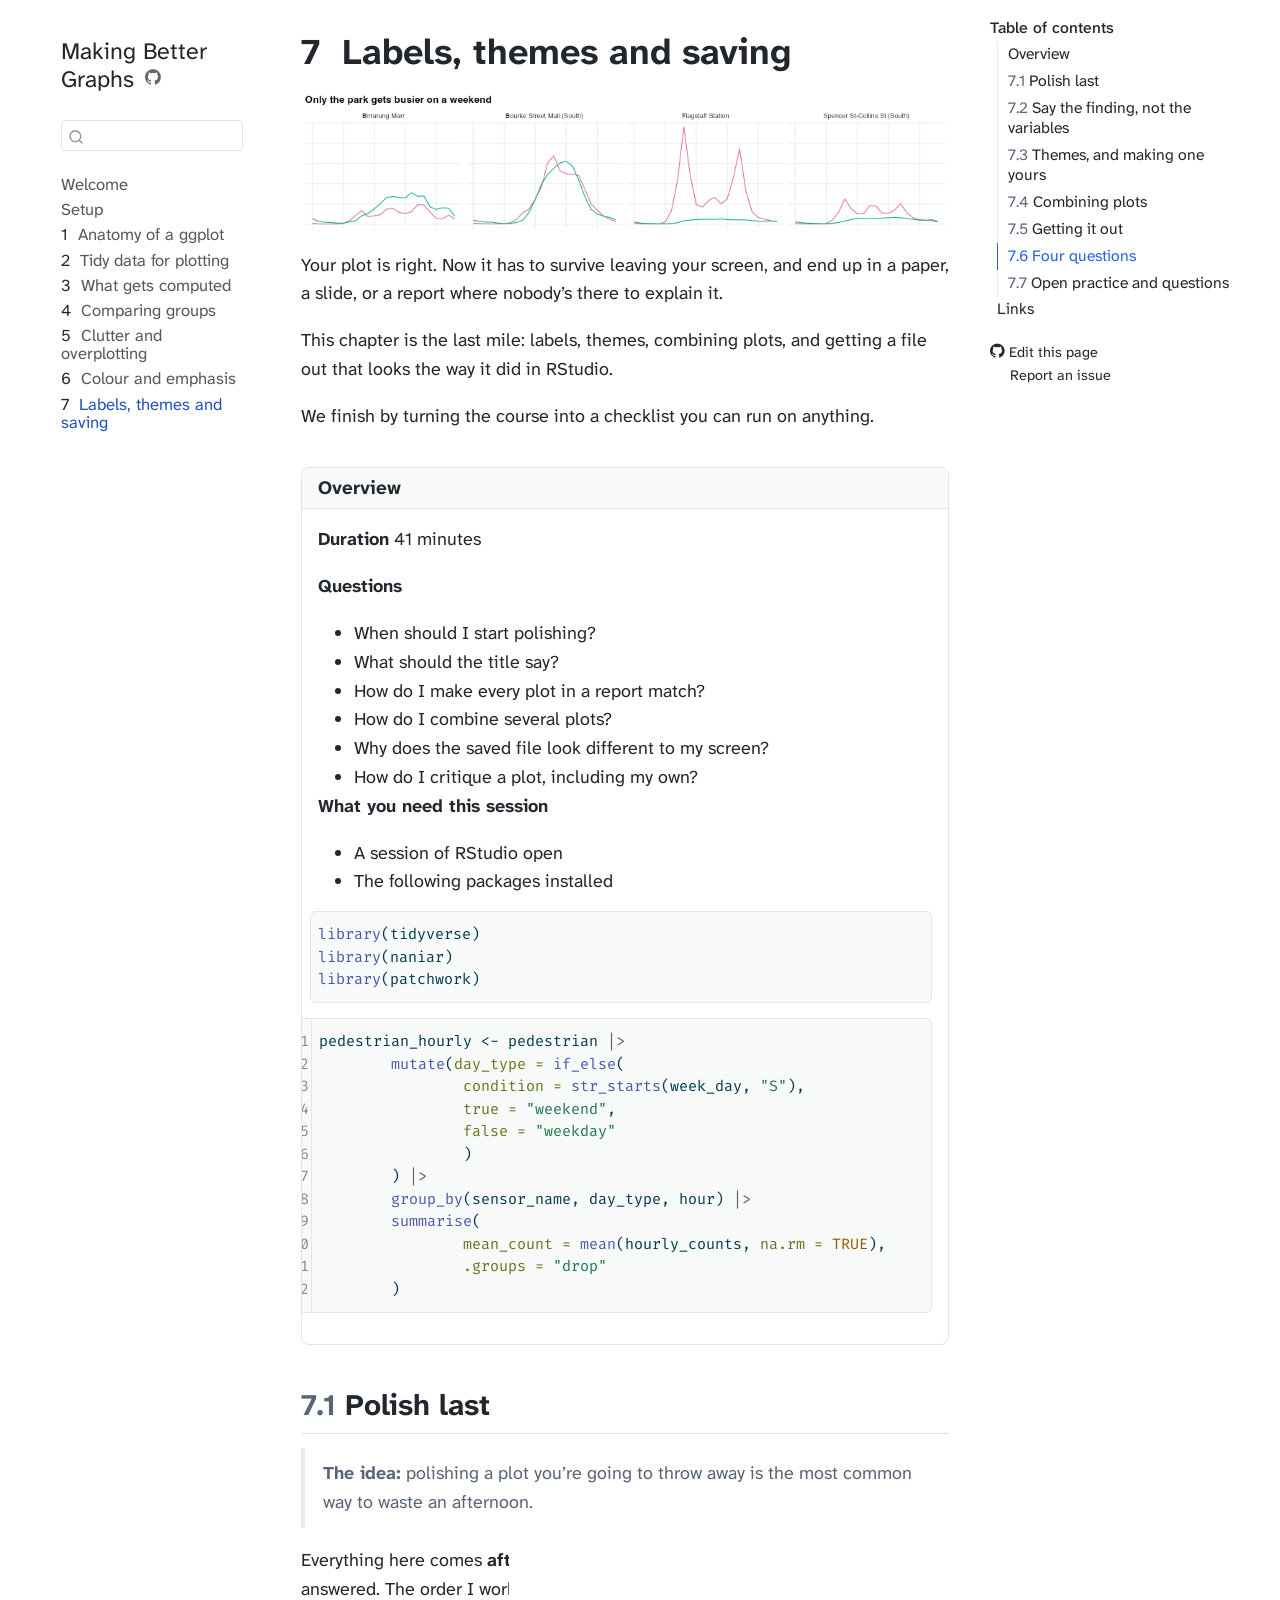
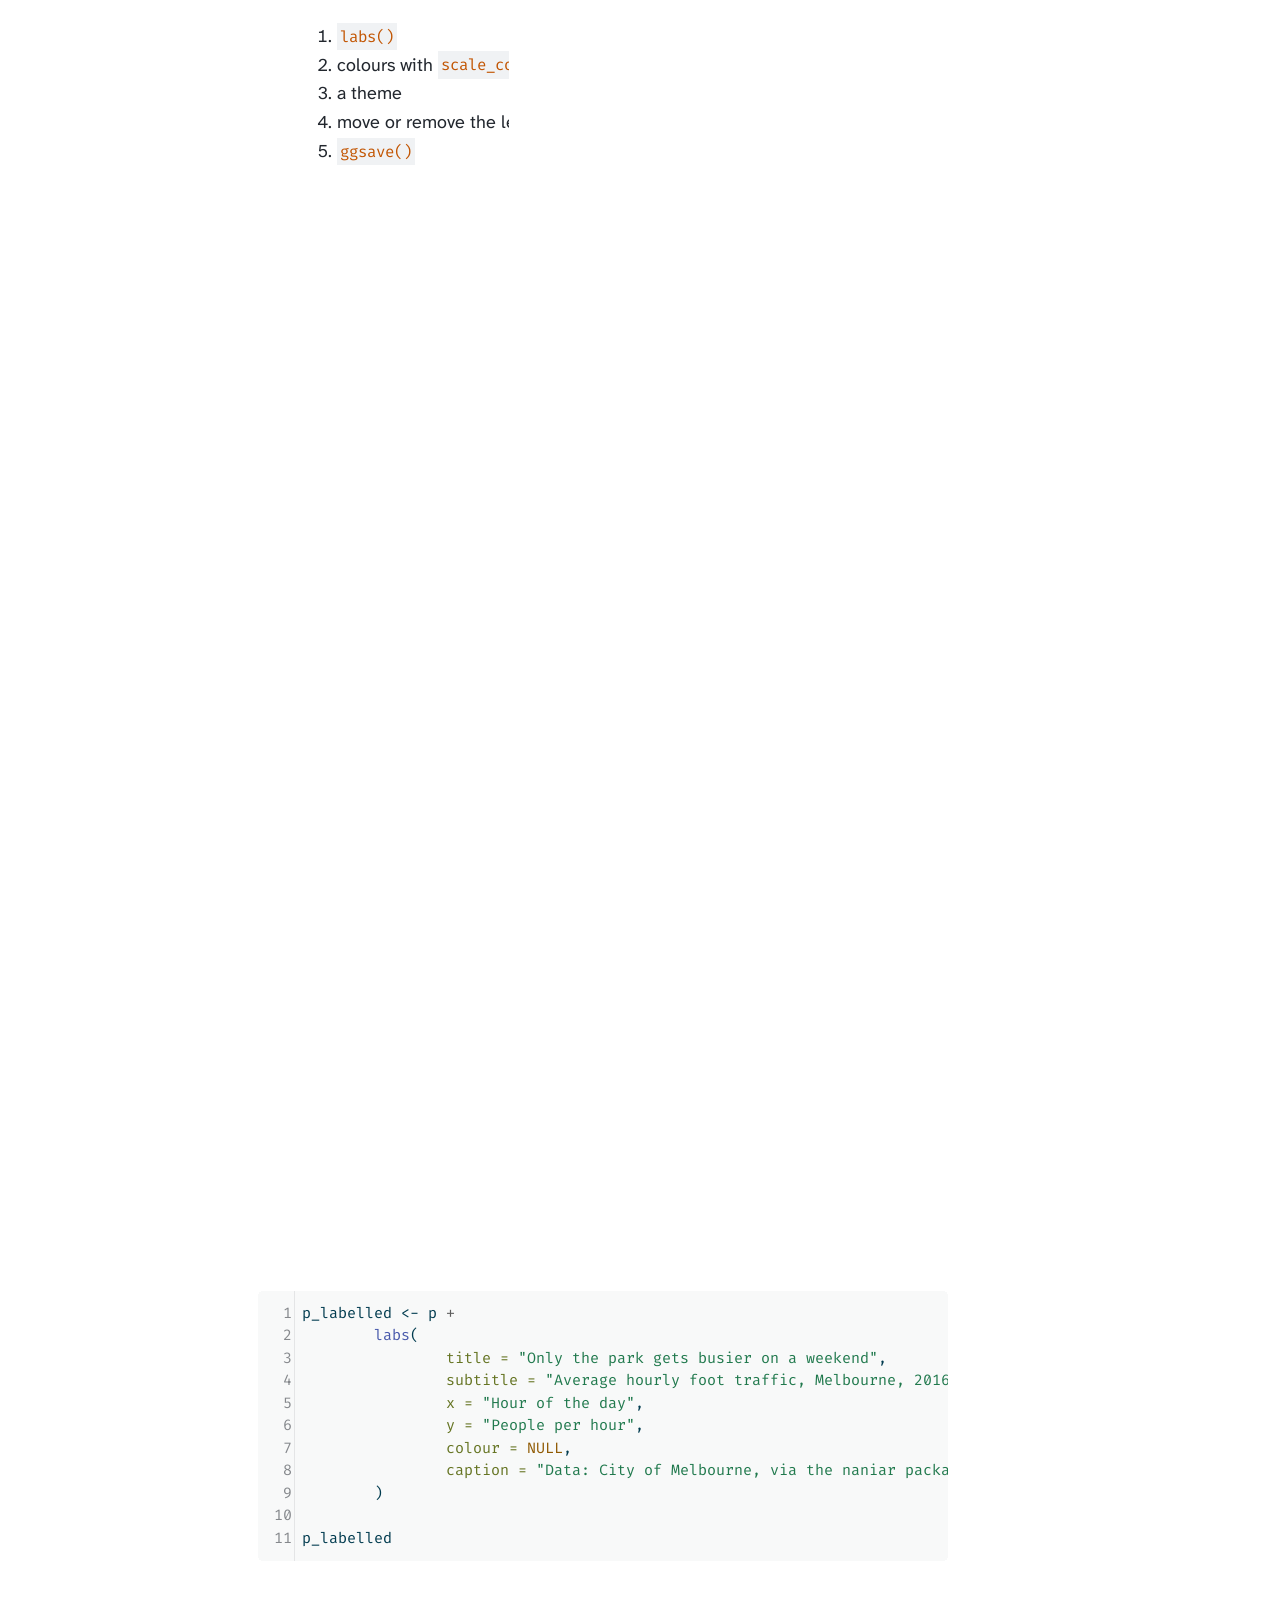
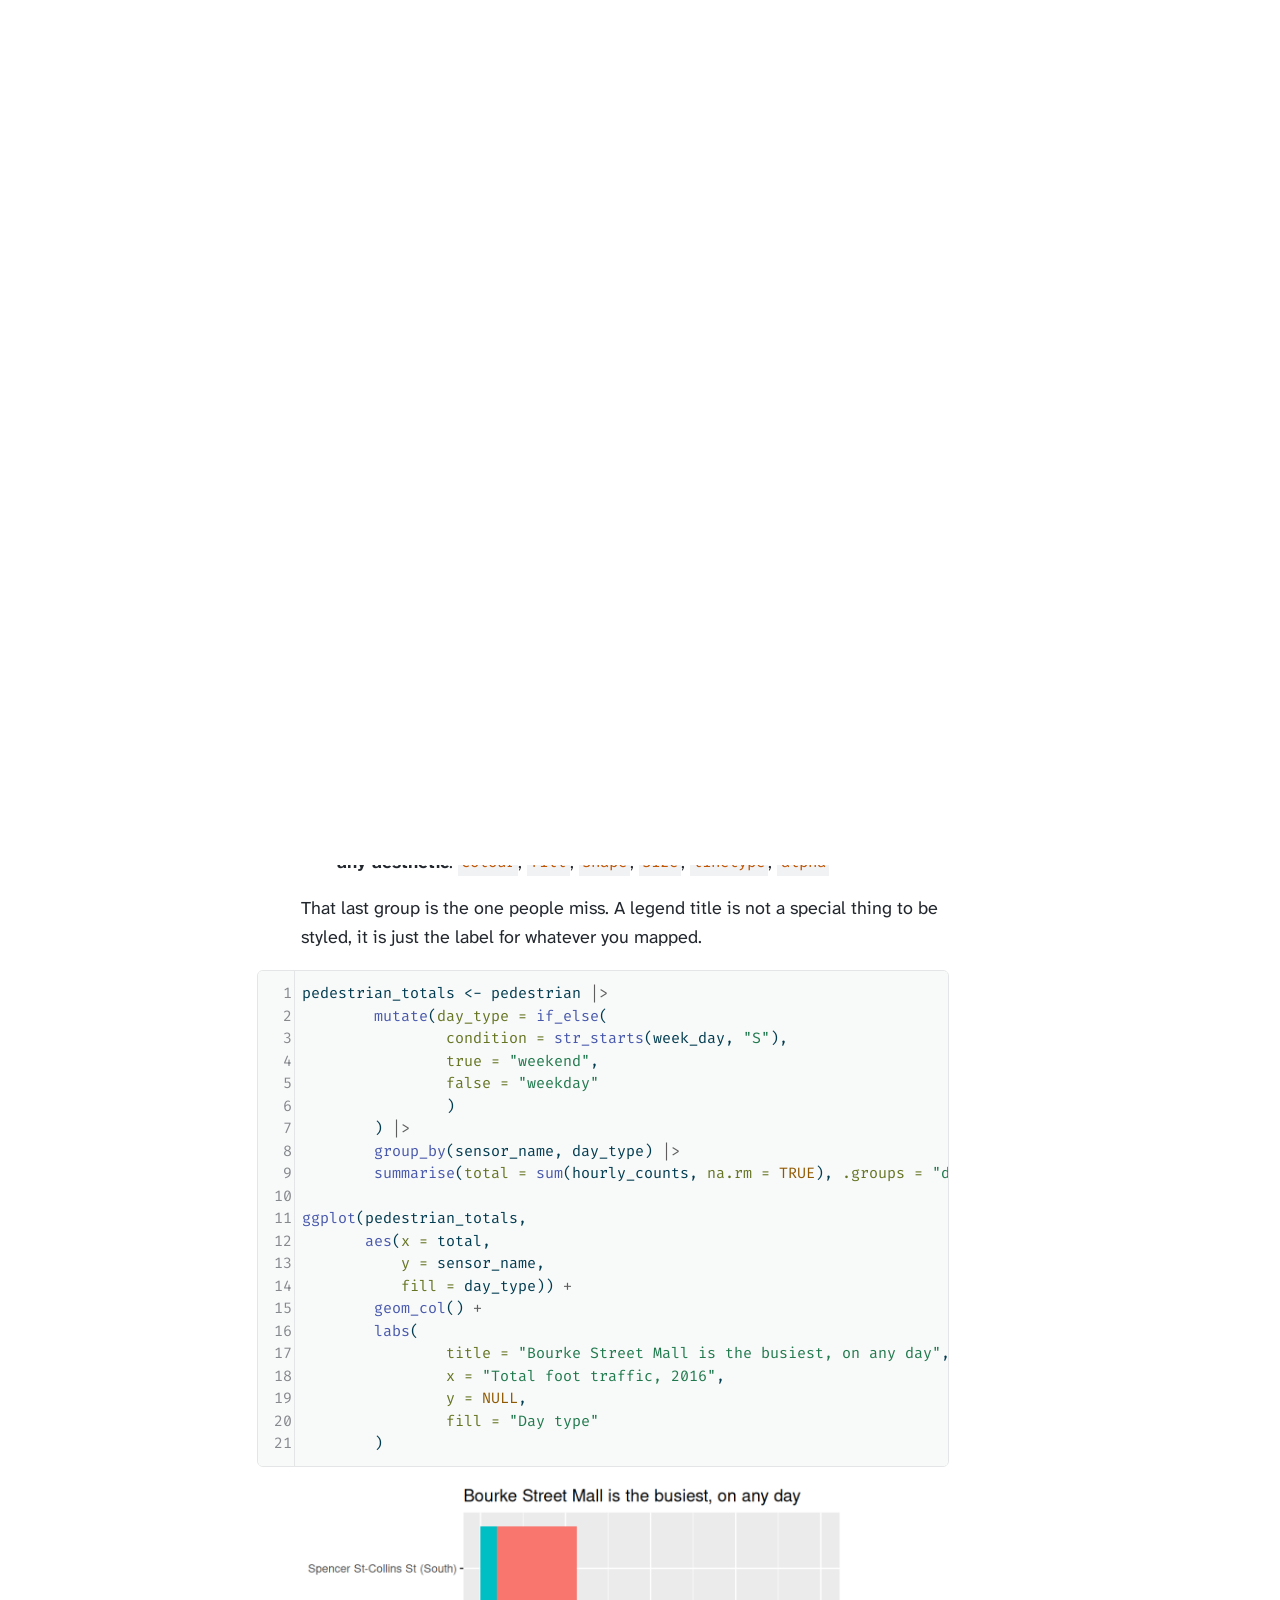
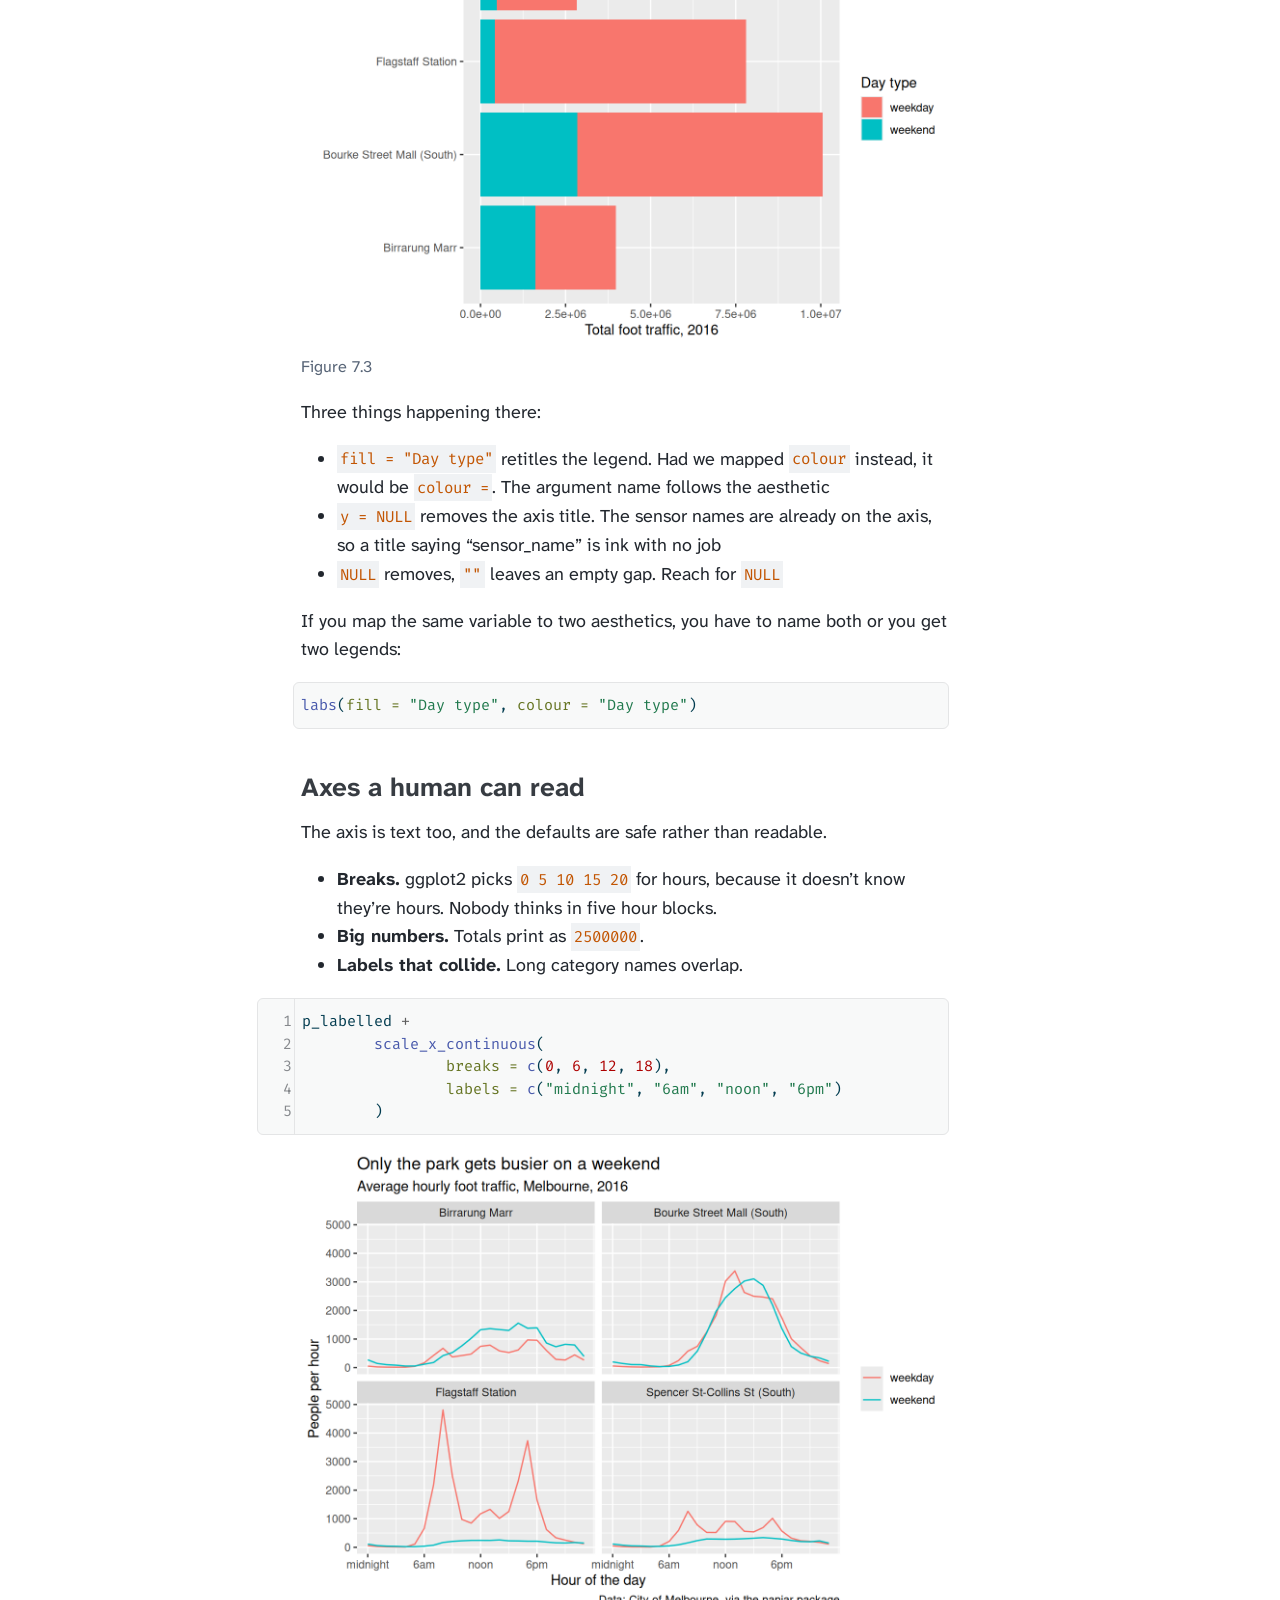
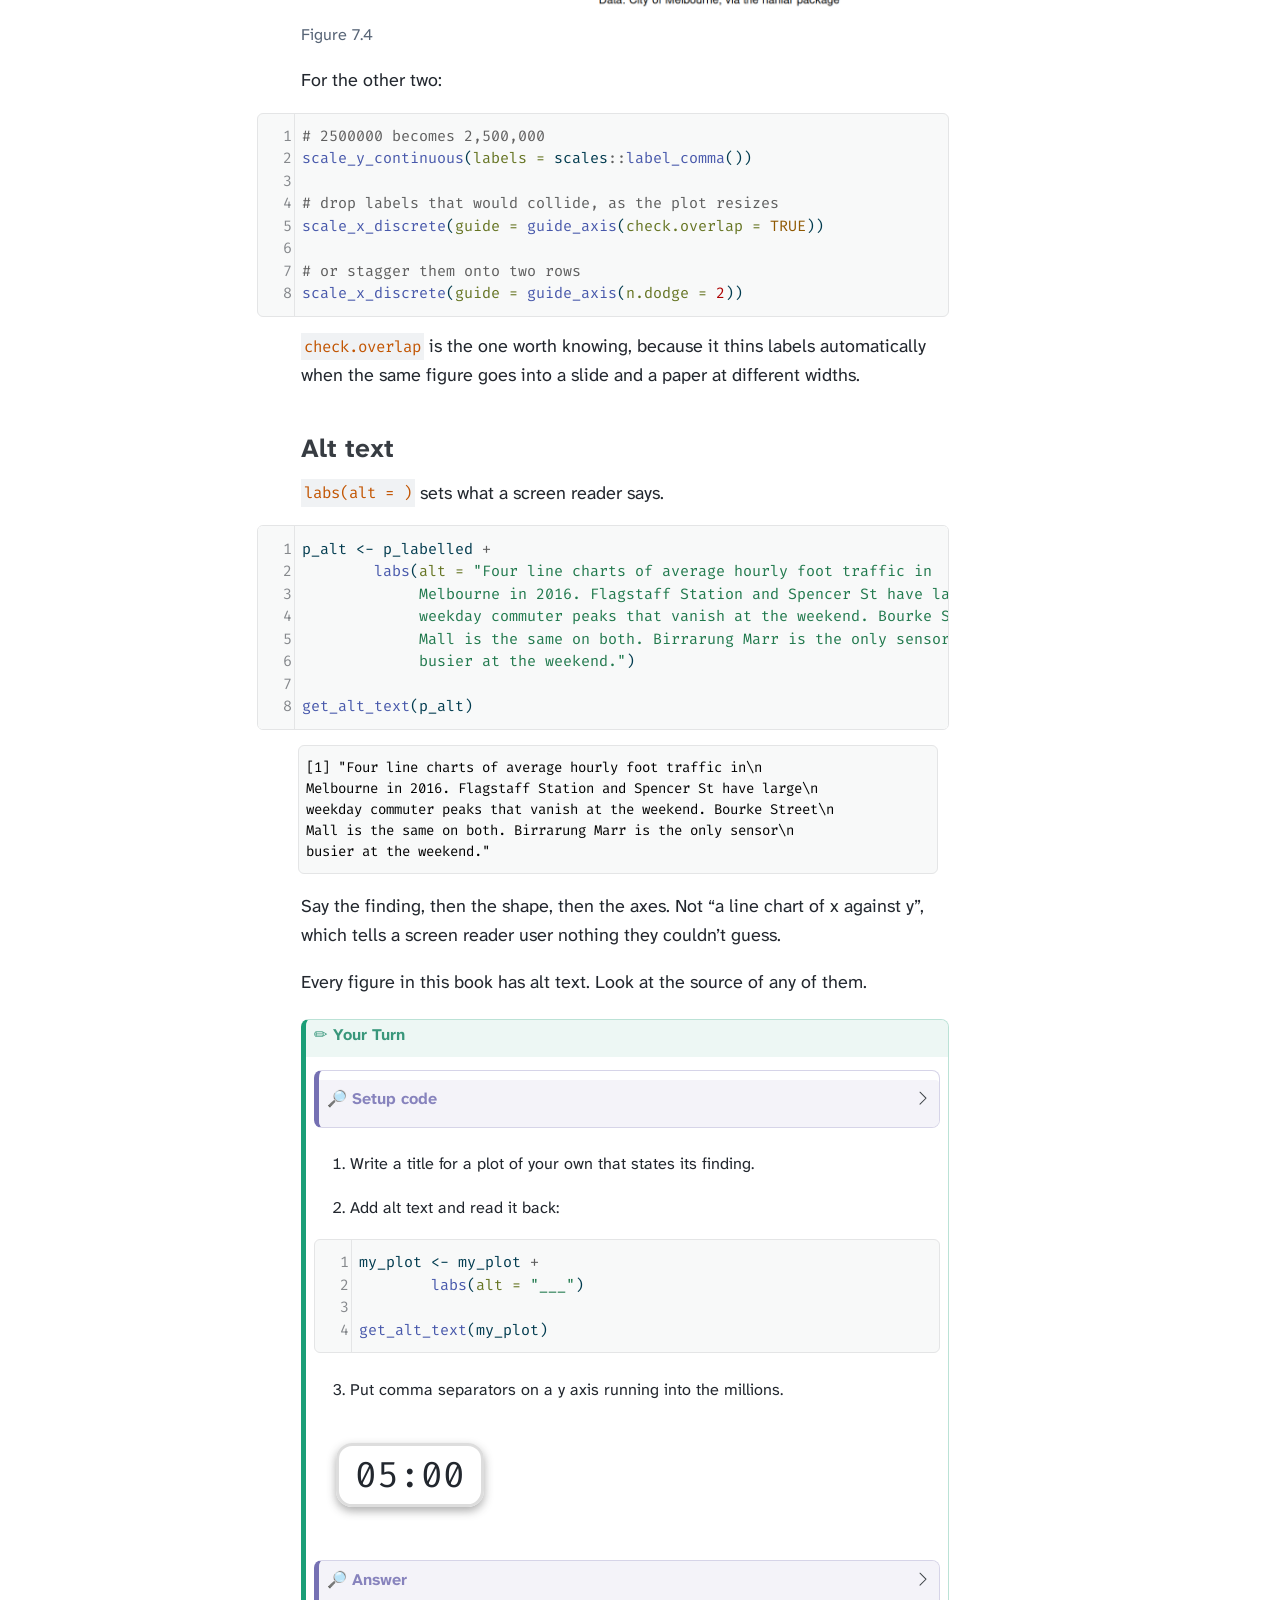
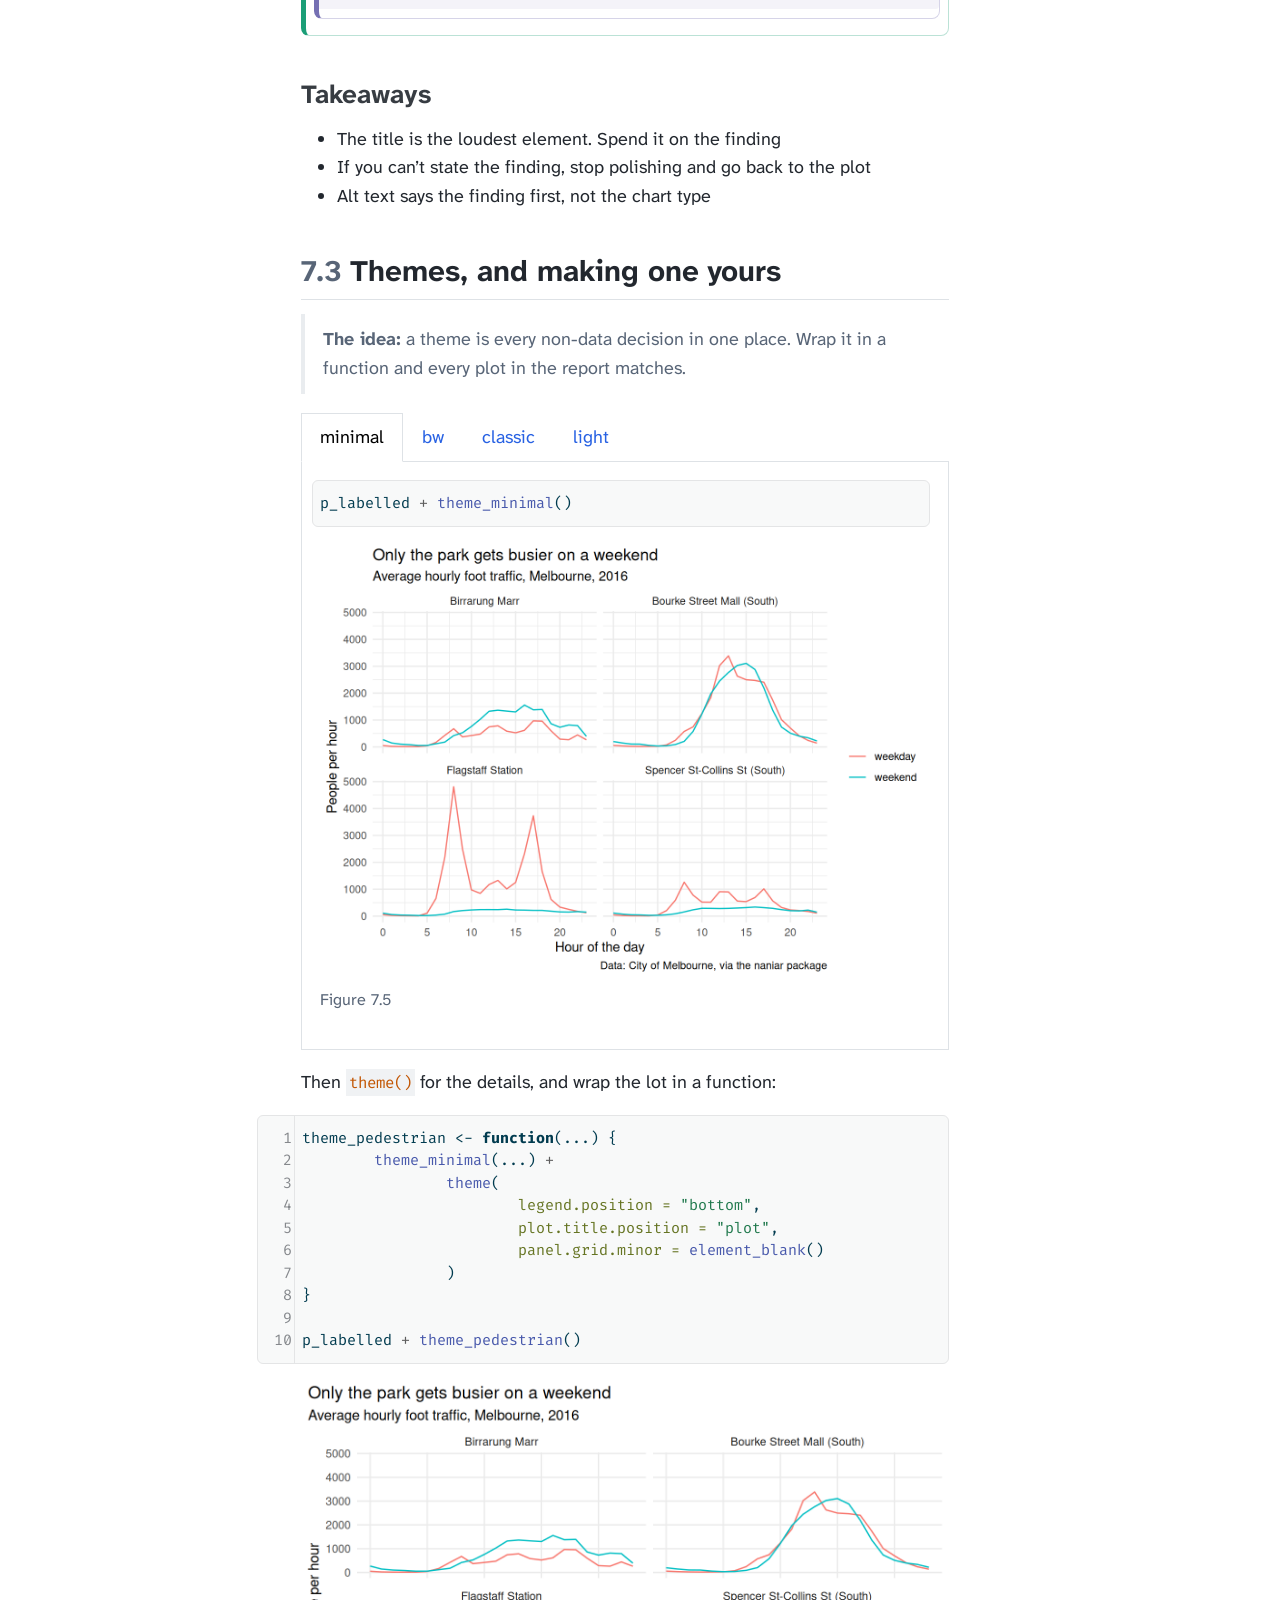
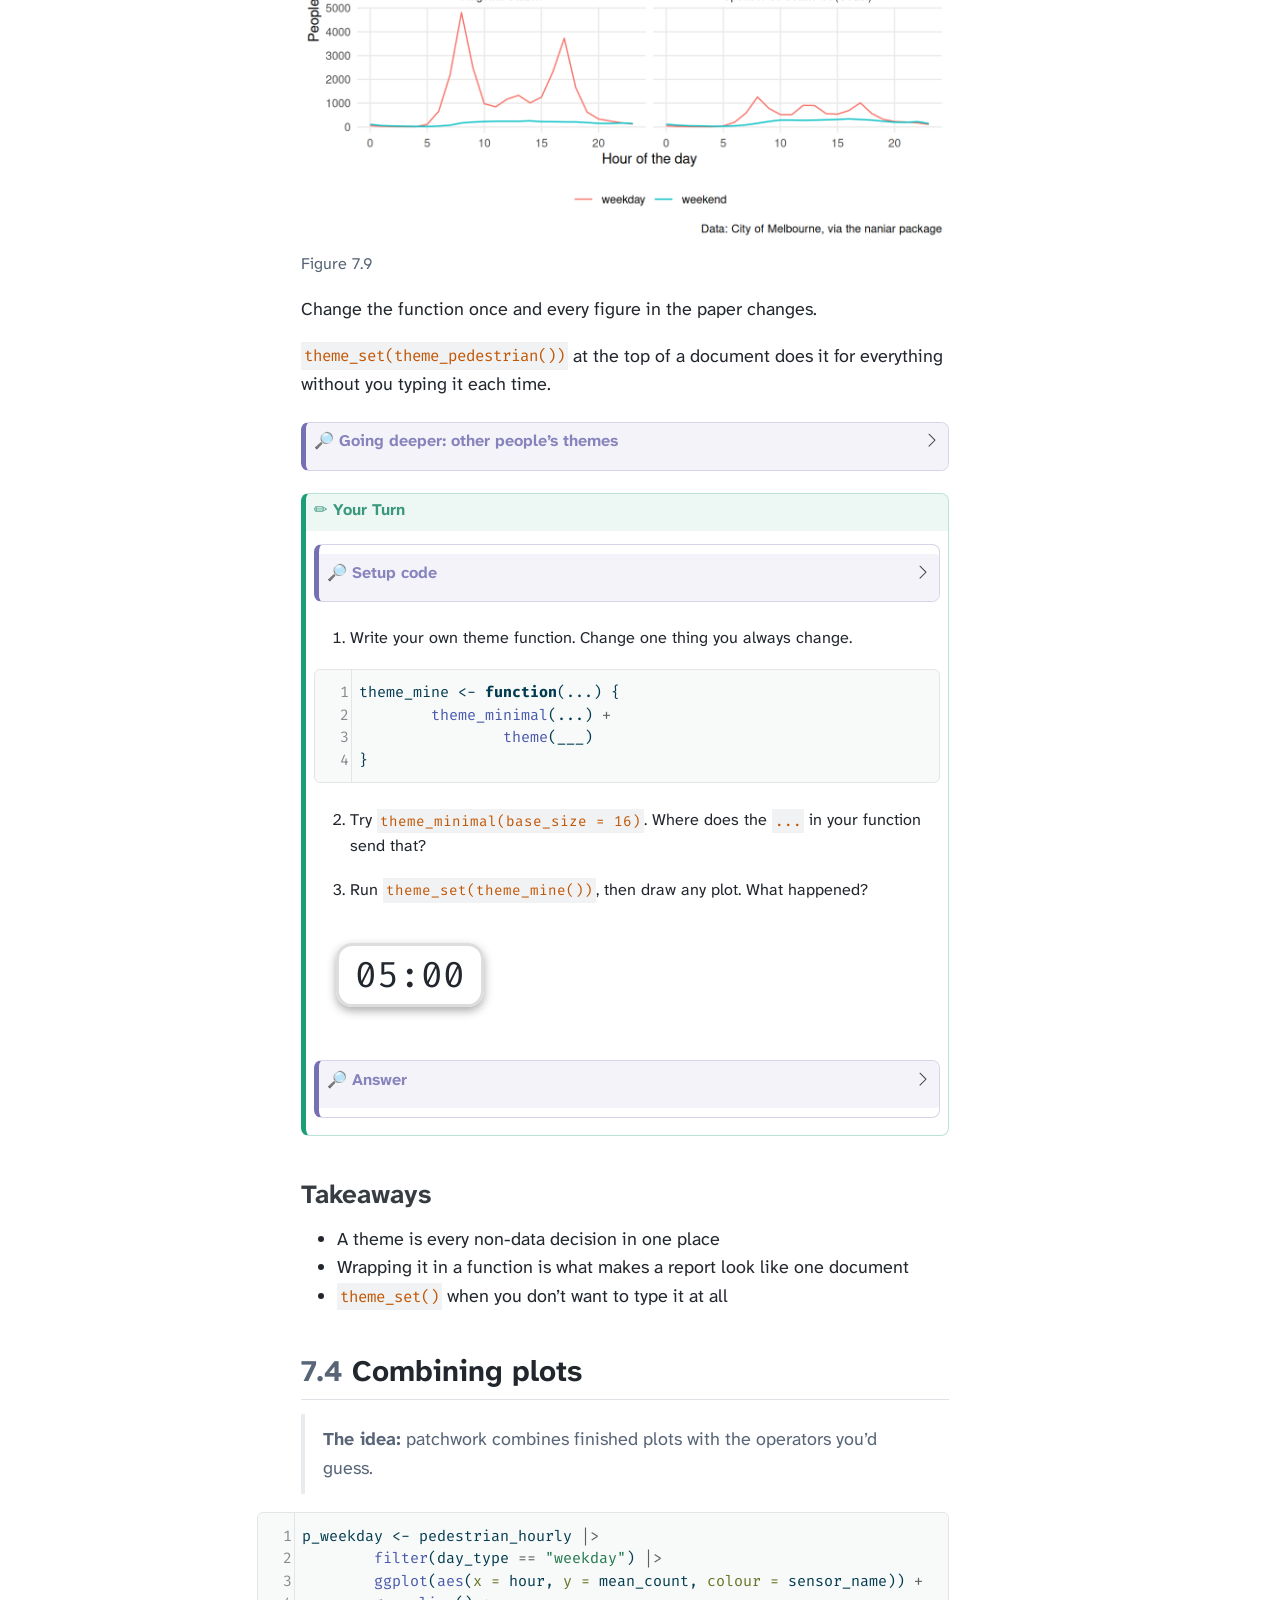
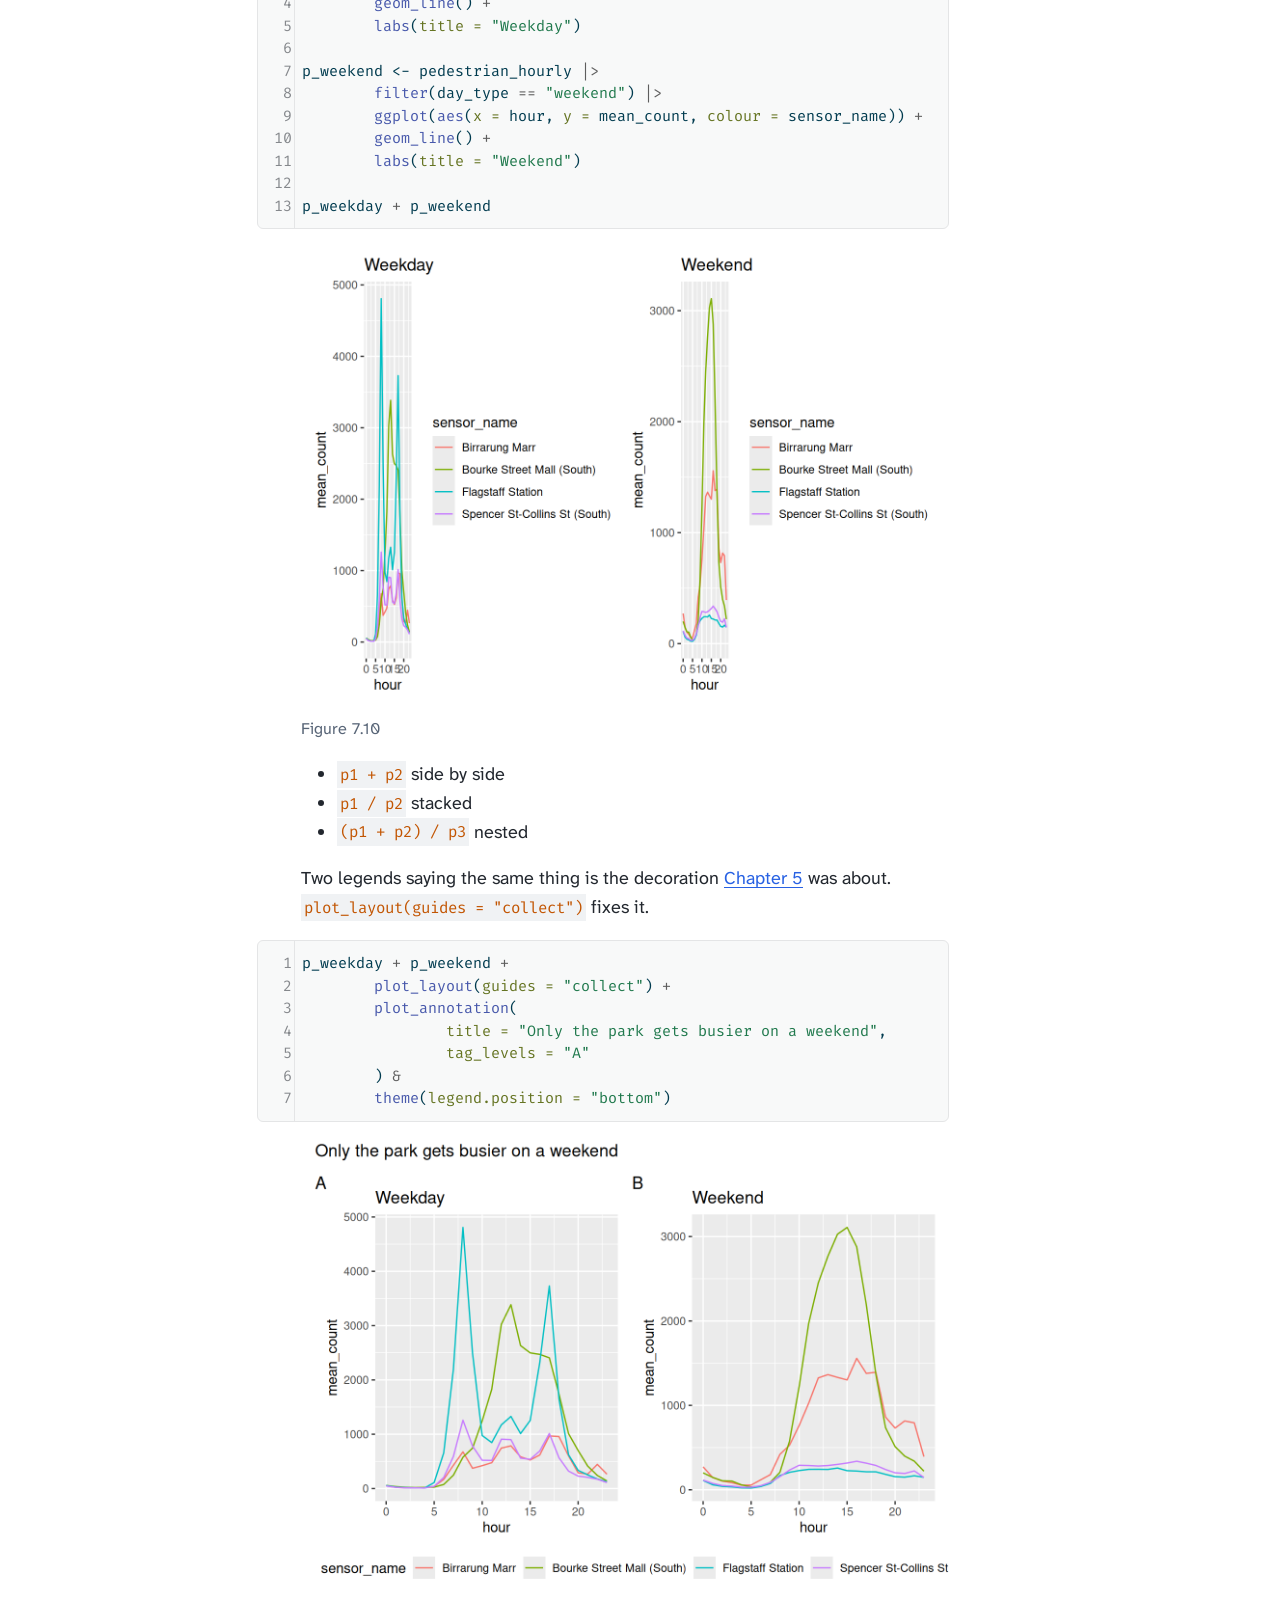
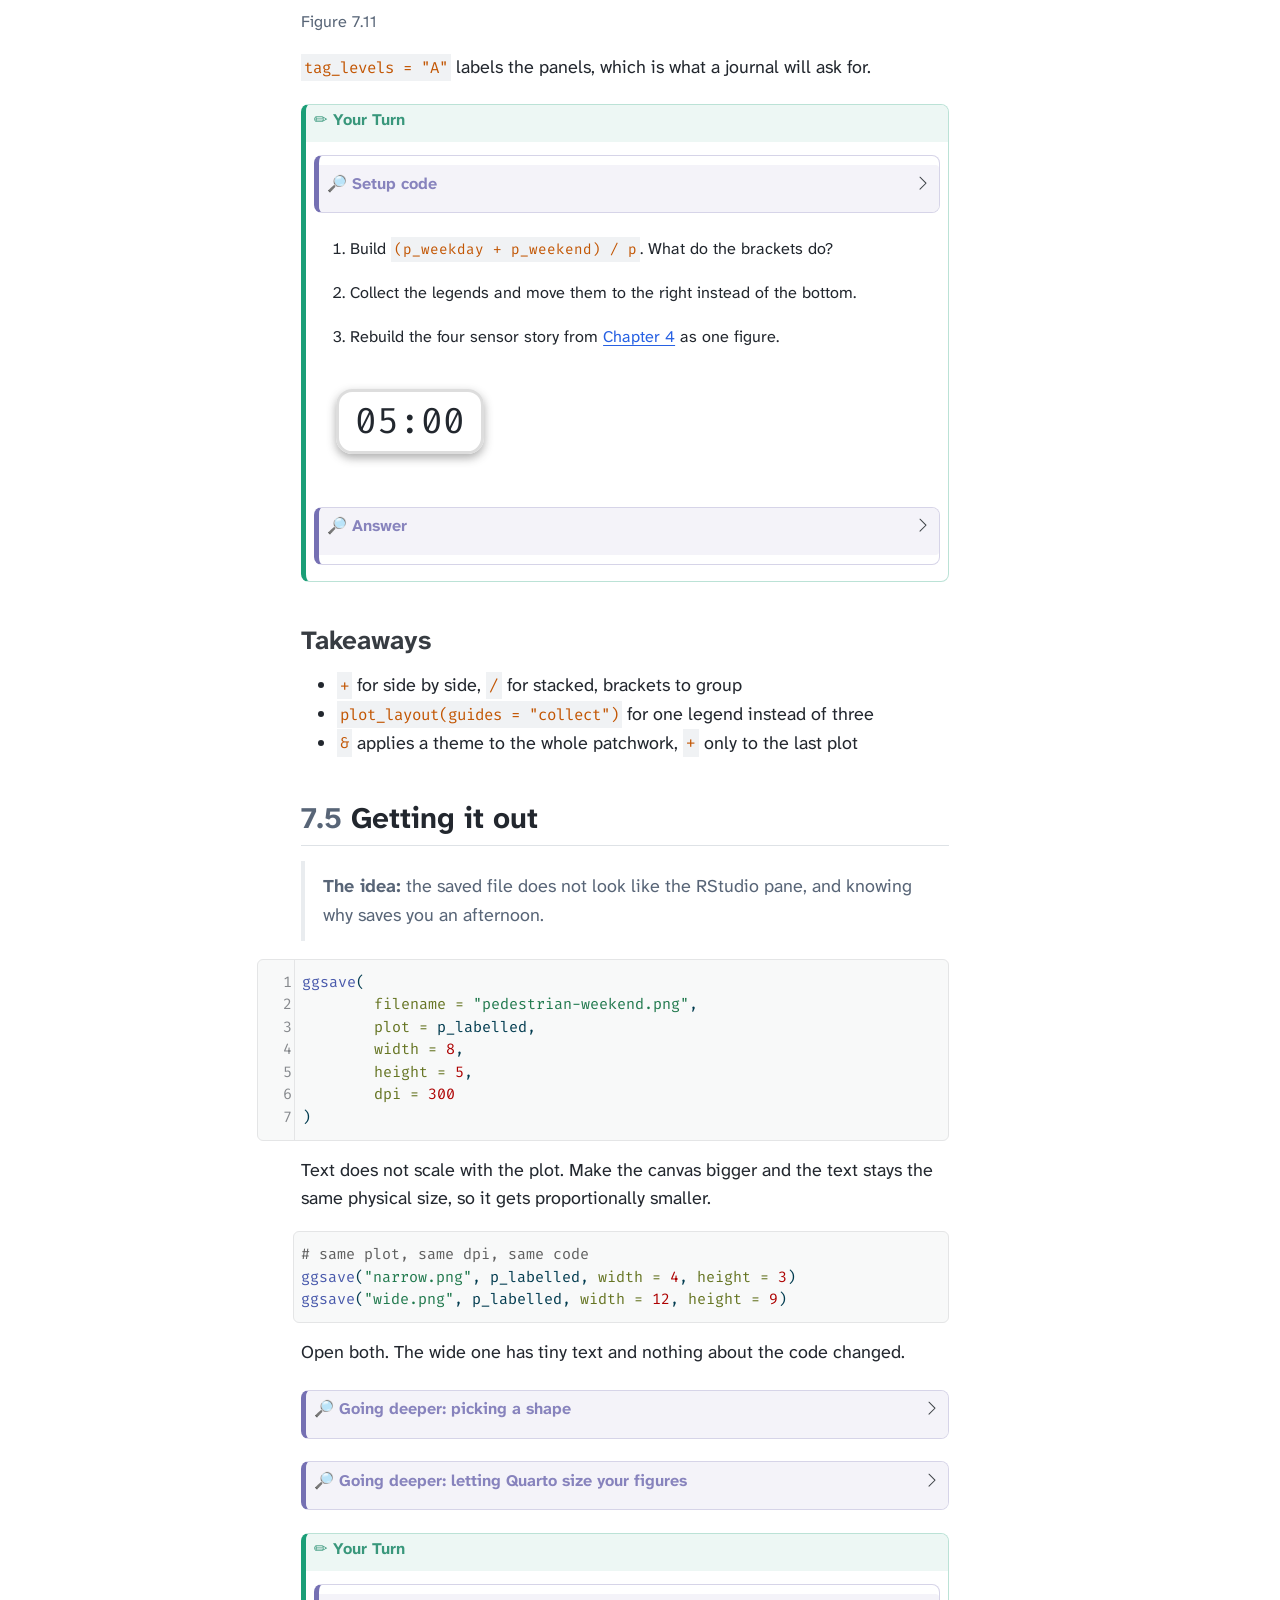
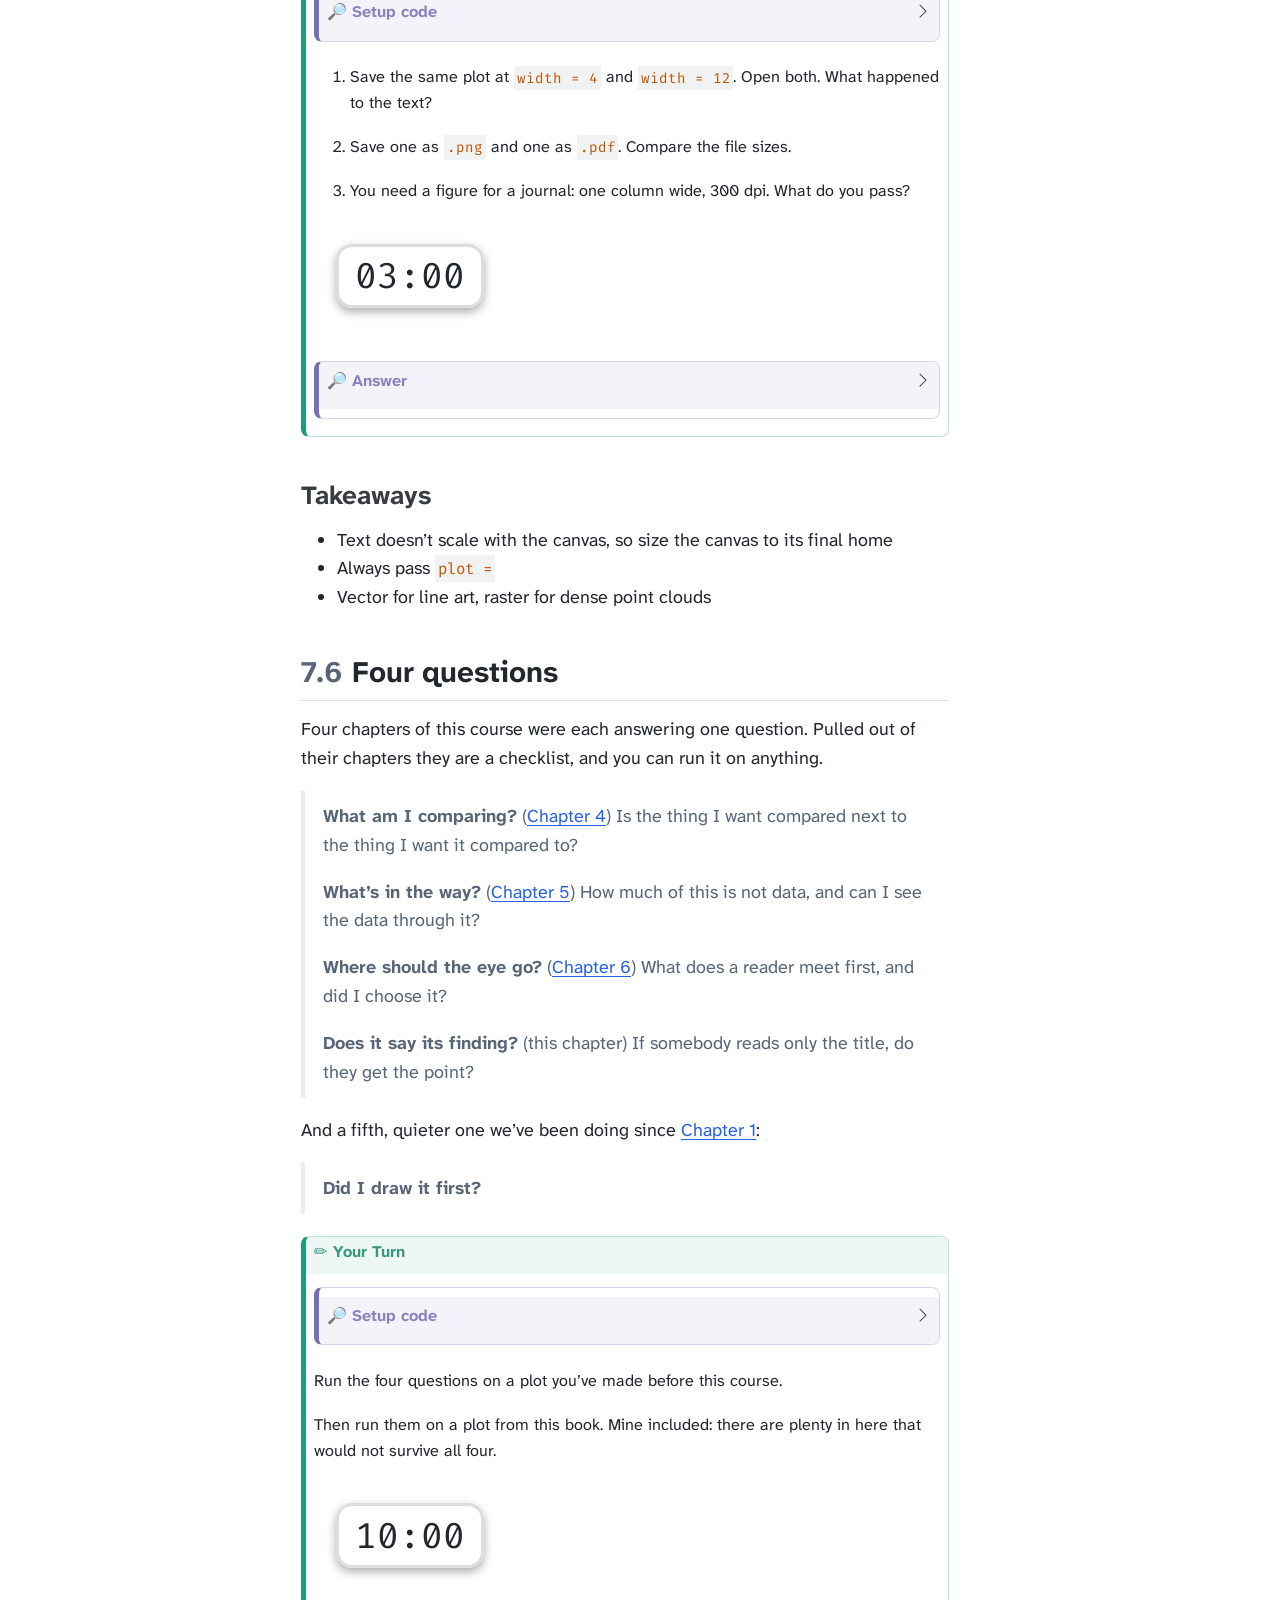
<file: making-it-land.html>
<!DOCTYPE html>
<html xmlns="http://www.w3.org/1999/xhtml" lang="en" xml:lang="en"><head>

<meta charset="utf-8">
<meta name="generator" content="quarto-1.10.18">

<meta name="viewport" content="width=device-width, initial-scale=1.0, user-scalable=yes">


<title>7&nbsp; Labels, themes and saving – Making Better Graphs</title>
<style>
/* Default styles provided by pandoc.
** See https://pandoc.org/MANUAL.html#variables-for-html for config info.
*/
span.smallcaps{font-variant: small-caps;}
div.columns{display: flex; gap: 1.5em;}
div.column{flex: auto;}
@media screen {
div.columns{gap: min(4vw, 1.5em);}
div.column{overflow-x: auto;}
}
div.hanging-indent{margin-left: 1.5em; text-indent: -1.5em;}
ul.task-list{list-style: none;}
ul.task-list li input[type="checkbox"] {
  width: 0.8em;
  margin: 0 0.8em 0.2em -1em; /* quarto-specific, see https://github.com/quarto-dev/quarto-cli/issues/4556 */ 
  vertical-align: middle;
}
/* CSS for syntax highlighting */
html { -webkit-text-size-adjust: 100%; }
pre > code.sourceCode { white-space: pre; position: relative; }
pre > code.sourceCode > span { display: inline-block; line-height: 1.25; }
pre > code.sourceCode > span:empty { height: 1.2em; }
.sourceCode { overflow: visible; }
code.sourceCode > span { color: inherit; text-decoration: inherit; }
div.sourceCode { margin: 1em 0; }
pre.sourceCode { margin: 0; }
@media screen {
div.sourceCode { overflow: auto; }
}
@media print {
pre > code.sourceCode { white-space: pre-wrap; }
pre > code.sourceCode > span { text-indent: -5em; padding-left: 5em; }
}
pre.numberSource code
  { counter-reset: source-line 0; }
pre.numberSource code > span
  { position: relative; left: -4em; counter-increment: source-line; }
pre.numberSource code > span > a:first-child::before
  { content: counter(source-line);
    position: relative; left: -1em; text-align: right; vertical-align: baseline;
    border: none; display: inline-block;
    -webkit-touch-callout: none; -webkit-user-select: none;
    -khtml-user-select: none; -moz-user-select: none;
    -ms-user-select: none; user-select: none;
    padding: 0 4px; width: 4em;
  }
pre.numberSource { margin-left: 3em;  padding-left: 4px; }
div.sourceCode
  {   }
@media screen {
pre > code.sourceCode > span > a:first-child::before { text-decoration: underline; }
}
</style>


<script src="site_libs/quarto-nav/quarto-nav.js"></script>
<script src="site_libs/quarto-nav/headroom.min.js"></script>
<script src="site_libs/clipboard/clipboard.min.js"></script>
<script src="site_libs/quarto-search/autocomplete.umd.js"></script>
<script src="site_libs/quarto-search/fuse.min.js"></script>
<script src="site_libs/quarto-search/quarto-search.js"></script>
<meta name="quarto:offset" content="./">
<link href="./where-should-the-eye-go.html" rel="prev">
<script src="site_libs/quarto-html/quarto.js" type="module"></script>
<script src="site_libs/quarto-html/tabsets/tabsets.js" type="module"></script>
<script src="site_libs/quarto-html/popper.min.js"></script>
<script src="site_libs/quarto-html/tippy.umd.min.js"></script>
<script src="site_libs/quarto-html/anchor.min.js"></script>
<link href="site_libs/quarto-html/tippy.css" rel="stylesheet">
<link href="site_libs/quarto-html/quarto-syntax-highlighting-b45b7b0fa9169e986df15f1ef60a279c.css" rel="stylesheet" id="quarto-text-highlighting-styles">
<script src="site_libs/bootstrap/bootstrap.min.js"></script>
<link href="site_libs/bootstrap/bootstrap-icons.css" rel="stylesheet">
<link href="site_libs/bootstrap/bootstrap-020cafe2c5162b14dfdb8f310a12914a.min.css" rel="stylesheet" append-hash="true" id="quarto-bootstrap" data-mode="light">
<script id="quarto-search-options" type="application/json">{
  "location": "sidebar",
  "copy-button": false,
  "collapse-after": 3,
  "panel-placement": "start",
  "type": "textbox",
  "limit": 50,
  "keyboard-shortcut": [
    "f",
    "/",
    "s"
  ],
  "show-item-context": false,
  "language": {
    "search-no-results-text": "No results",
    "search-matching-documents-text": "matching documents",
    "search-copy-link-title": "Copy link to search",
    "search-hide-matches-text": "Hide additional matches",
    "search-more-match-text": "more match in this document",
    "search-more-matches-text": "more matches in this document",
    "search-clear-button-title": "Clear",
    "search-text-placeholder": "",
    "search-detached-cancel-button-title": "Cancel",
    "search-submit-button-title": "Submit",
    "search-label": "Search"
  }
}</script>
<link href="site_libs/countdown-0.6.0/countdown.css" rel="stylesheet">
<script src="site_libs/countdown-0.6.0/countdown.js"></script>


</head>

<body class="nav-sidebar floating quarto-light">

<div id="quarto-search-results"></div>
  <header id="quarto-header" class="headroom fixed-top">
  <nav class="quarto-secondary-nav">
    <div class="container-fluid d-flex">
      <button type="button" class="quarto-btn-toggle btn" data-bs-toggle="collapse" role="button" data-bs-target=".quarto-sidebar-collapse-item" aria-controls="quarto-sidebar" aria-expanded="false" aria-label="Toggle sidebar navigation" onclick="if (window.quartoToggleHeadroom) { window.quartoToggleHeadroom(); }">
        <i class="bi bi-layout-text-sidebar-reverse"></i>
      </button>
        <nav class="quarto-page-breadcrumbs" aria-label="breadcrumb"><ol class="breadcrumb"><li class="breadcrumb-item"><a href="./making-it-land.html"><span class="chapter-number">7</span>&nbsp; <span class="chapter-title">Labels, themes and saving</span></a></li></ol></nav>
        <a class="flex-grow-1" role="navigation" data-bs-toggle="collapse" data-bs-target=".quarto-sidebar-collapse-item" aria-controls="quarto-sidebar" aria-expanded="false" aria-label="Toggle sidebar navigation" onclick="if (window.quartoToggleHeadroom) { window.quartoToggleHeadroom(); }">      
        </a>
      <button type="button" class="btn quarto-search-button" aria-label="Search" onclick="window.quartoOpenSearch();">
        <i class="bi bi-search"></i>
      </button>
    </div>
  </nav>
</header>
<!-- content -->
<div id="quarto-content" class="quarto-container page-columns page-rows-contents page-layout-article">
<!-- sidebar -->
  <nav id="quarto-sidebar" class="sidebar collapse collapse-horizontal quarto-sidebar-collapse-item sidebar-navigation floating overflow-auto">
    <div class="pt-lg-2 mt-2 text-left sidebar-header">
    <div class="sidebar-title mb-0 py-0">
      <a href="./">Making Better Graphs</a> 
        <div class="sidebar-tools-main">
    <a href="https://github.com/njtierney/bettervis" title="Source Code" class="quarto-navigation-tool px-1" aria-label="Source Code"><i class="bi bi-github"></i></a>
</div>
    </div>
      </div>
        <div class="mt-2 flex-shrink-0 align-items-center">
        <div class="sidebar-search">
        <div id="quarto-search" class="" title="Search"></div>
        </div>
        </div>
    <div class="sidebar-menu-container"> 
    <ul class="list-unstyled mt-1">
        <li class="sidebar-item">
  <div class="sidebar-item-container"> 
  <a href="./index.html" class="sidebar-item-text sidebar-link">
 <span class="menu-text">Welcome</span></a>
  </div>
</li>
        <li class="sidebar-item">
  <div class="sidebar-item-container"> 
  <a href="./setup.html" class="sidebar-item-text sidebar-link">
 <span class="menu-text">Setup</span></a>
  </div>
</li>
        <li class="sidebar-item">
  <div class="sidebar-item-container"> 
  <a href="./anatomy-of-a-ggplot.html" class="sidebar-item-text sidebar-link">
 <span class="menu-text"><span class="chapter-number">1</span>&nbsp; <span class="chapter-title">Anatomy of a ggplot</span></span></a>
  </div>
</li>
        <li class="sidebar-item">
  <div class="sidebar-item-container"> 
  <a href="./shape-of-your-data.html" class="sidebar-item-text sidebar-link">
 <span class="menu-text"><span class="chapter-number">2</span>&nbsp; <span class="chapter-title">Tidy data for plotting</span></span></a>
  </div>
</li>
        <li class="sidebar-item">
  <div class="sidebar-item-container"> 
  <a href="./what-gets-computed.html" class="sidebar-item-text sidebar-link">
 <span class="menu-text"><span class="chapter-number">3</span>&nbsp; <span class="chapter-title">What gets computed</span></span></a>
  </div>
</li>
        <li class="sidebar-item">
  <div class="sidebar-item-container"> 
  <a href="./what-am-i-comparing.html" class="sidebar-item-text sidebar-link">
 <span class="menu-text"><span class="chapter-number">4</span>&nbsp; <span class="chapter-title">Comparing groups</span></span></a>
  </div>
</li>
        <li class="sidebar-item">
  <div class="sidebar-item-container"> 
  <a href="./whats-in-the-way.html" class="sidebar-item-text sidebar-link">
 <span class="menu-text"><span class="chapter-number">5</span>&nbsp; <span class="chapter-title">Clutter and overplotting</span></span></a>
  </div>
</li>
        <li class="sidebar-item">
  <div class="sidebar-item-container"> 
  <a href="./where-should-the-eye-go.html" class="sidebar-item-text sidebar-link">
 <span class="menu-text"><span class="chapter-number">6</span>&nbsp; <span class="chapter-title">Colour and emphasis</span></span></a>
  </div>
</li>
        <li class="sidebar-item">
  <div class="sidebar-item-container"> 
  <a href="./making-it-land.html" class="sidebar-item-text sidebar-link active">
 <span class="menu-text"><span class="chapter-number">7</span>&nbsp; <span class="chapter-title">Labels, themes and saving</span></span></a>
  </div>
</li>
    </ul>
    </div>
</nav>
<div id="quarto-sidebar-glass" class="quarto-sidebar-collapse-item" data-bs-toggle="collapse" data-bs-target=".quarto-sidebar-collapse-item"></div>
<!-- margin-sidebar -->
    <div id="quarto-margin-sidebar" class="sidebar margin-sidebar">
        <nav id="TOC" role="doc-toc" class="toc-active">
    <h2 id="toc-title">Table of contents</h2>
   
  <ul>
  <li><a href="#overview" id="toc-overview" class="nav-link active" data-scroll-target="#overview">Overview</a></li>
  <li><a href="#polish-last" id="toc-polish-last" class="nav-link" data-scroll-target="#polish-last"><span class="header-section-number">7.1</span> Polish last</a></li>
  <li><a href="#say-the-finding-not-the-variables" id="toc-say-the-finding-not-the-variables" class="nav-link" data-scroll-target="#say-the-finding-not-the-variables"><span class="header-section-number">7.2</span> Say the finding, not the variables</a>
  <ul class="collapse">
  <li><a href="#labs-names-everything-not-just-the-title" id="toc-labs-names-everything-not-just-the-title" class="nav-link" data-scroll-target="#labs-names-everything-not-just-the-title"><code>labs()</code> names everything, not just the title</a></li>
  <li><a href="#axes-a-human-can-read" id="toc-axes-a-human-can-read" class="nav-link" data-scroll-target="#axes-a-human-can-read">Axes a human can read</a></li>
  <li><a href="#alt-text" id="toc-alt-text" class="nav-link" data-scroll-target="#alt-text">Alt text</a></li>
  <li><a href="#takeaways" id="toc-takeaways" class="nav-link" data-scroll-target="#takeaways">Takeaways</a></li>
  </ul></li>
  <li><a href="#themes-and-making-one-yours" id="toc-themes-and-making-one-yours" class="nav-link" data-scroll-target="#themes-and-making-one-yours"><span class="header-section-number">7.3</span> Themes, and making one yours</a>
  <ul class="collapse">
  <li><a href="#takeaways-1" id="toc-takeaways-1" class="nav-link" data-scroll-target="#takeaways-1">Takeaways</a></li>
  </ul></li>
  <li><a href="#combining-plots" id="toc-combining-plots" class="nav-link" data-scroll-target="#combining-plots"><span class="header-section-number">7.4</span> Combining plots</a>
  <ul class="collapse">
  <li><a href="#takeaways-2" id="toc-takeaways-2" class="nav-link" data-scroll-target="#takeaways-2">Takeaways</a></li>
  </ul></li>
  <li><a href="#getting-it-out" id="toc-getting-it-out" class="nav-link" data-scroll-target="#getting-it-out"><span class="header-section-number">7.5</span> Getting it out</a>
  <ul class="collapse">
  <li><a href="#takeaways-3" id="toc-takeaways-3" class="nav-link" data-scroll-target="#takeaways-3">Takeaways</a></li>
  </ul></li>
  <li><a href="#four-questions" id="toc-four-questions" class="nav-link" data-scroll-target="#four-questions"><span class="header-section-number">7.6</span> Four questions</a></li>
  <li><a href="#open-practice-and-questions" id="toc-open-practice-and-questions" class="nav-link" data-scroll-target="#open-practice-and-questions"><span class="header-section-number">7.7</span> Open practice and questions</a></li>
  <li>Links</li>
  </ul>
<div class="toc-actions"><ul><li><a href="https://github.com/njtierney/bettervis/edit/main/making-it-land.qmd" class="toc-action"><i class="bi bi-github"></i>Edit this page</a></li><li><a href="https://github.com/njtierney/bettervis/issues/new" class="toc-action"><i class="bi empty"></i>Report an issue</a></li></ul></div></nav>
    </div>
<!-- main -->
<main class="content" id="quarto-document-content">

<header id="title-block-header" class="quarto-title-block default">
<div class="quarto-title">
<h1 class="title"><span id="sec-labels" class="quarto-section-identifier"><span class="chapter-number">7</span>&nbsp; <span class="chapter-title">Labels, themes and saving</span></span></h1>
</div>



<div class="quarto-title-meta">

    
  
    
  </div>
  


</header>


<p><img src="images/banners/making-it-land.png" class="img-fluid"></p>
<p>Your plot is right. Now it has to survive leaving your screen, and end up in a paper, a slide, or a report where nobody’s there to explain it.</p>
<p>This chapter is the last mile: labels, themes, combining plots, and getting a file out that looks the way it did in RStudio.</p>
<p>We finish by turning the course into a checklist you can run on anything.</p>
<section id="overview" class="level2 unnumbered overview">
<h2 class="unnumbered anchored" data-anchor-id="overview">Overview</h2>
<p><strong>Duration</strong> 41 minutes</p>
<p><strong>Questions</strong></p>
<!-- These map onto the sections below, in order. If you move a section, move its question. -->
<ul>
<li>When should I start polishing?</li>
<li>What should the title say?</li>
<li>How do I make every plot in a report match?</li>
<li>How do I combine several plots?</li>
<li>Why does the saved file look different to my screen?</li>
<li>How do I critique a plot, including my own?</li>
</ul>
<p><strong>What you need this session</strong></p>
<ul>
<li>A session of RStudio open</li>
<li>The following packages installed</li>
</ul>
<div class="cell">
<div class="code-copy-outer-scaffold"><div class="sourceCode cell-code" id="cb1"><pre class="sourceCode numberSource r number-lines code-with-copy"><code class="sourceCode r"><span id="cb1-1"><a href="#cb1-1" aria-label="1"></a><span class="fu">library</span>(tidyverse)</span>
<span id="cb1-2"><a href="#cb1-2" aria-label="2"></a><span class="fu">library</span>(naniar)</span>
<span id="cb1-3"><a href="#cb1-3" aria-label="3"></a><span class="fu">library</span>(patchwork)</span></code></pre></div><button title="Copy to Clipboard" class="code-copy-button"><i class="bi"></i></button></div>
</div>
<div class="cell">
<div class="code-copy-outer-scaffold"><div class="sourceCode cell-code" id="cb2"><pre class="sourceCode numberSource r number-lines code-with-copy"><code class="sourceCode r"><span id="cb2-1"><a href="#cb2-1" aria-label="1"></a>pedestrian_hourly <span class="ot">&lt;-</span> pedestrian <span class="sc">|&gt;</span></span>
<span id="cb2-2"><a href="#cb2-2" aria-label="2"></a>        <span class="fu">mutate</span>(<span class="at">day_type =</span> <span class="fu">if_else</span>(</span>
<span id="cb2-3"><a href="#cb2-3" aria-label="3"></a>                <span class="at">condition =</span> <span class="fu">str_starts</span>(week_day, <span class="st">"S"</span>),</span>
<span id="cb2-4"><a href="#cb2-4" aria-label="4"></a>                <span class="at">true =</span> <span class="st">"weekend"</span>,</span>
<span id="cb2-5"><a href="#cb2-5" aria-label="5"></a>                <span class="at">false =</span> <span class="st">"weekday"</span></span>
<span id="cb2-6"><a href="#cb2-6" aria-label="6"></a>                )</span>
<span id="cb2-7"><a href="#cb2-7" aria-label="7"></a>        ) <span class="sc">|&gt;</span></span>
<span id="cb2-8"><a href="#cb2-8" aria-label="8"></a>        <span class="fu">group_by</span>(sensor_name, day_type, hour) <span class="sc">|&gt;</span></span>
<span id="cb2-9"><a href="#cb2-9" aria-label="9"></a>        <span class="fu">summarise</span>(</span>
<span id="cb2-10"><a href="#cb2-10" aria-label="10"></a>                <span class="at">mean_count =</span> <span class="fu">mean</span>(hourly_counts, <span class="at">na.rm =</span> <span class="cn">TRUE</span>),</span>
<span id="cb2-11"><a href="#cb2-11" aria-label="11"></a>                <span class="at">.groups =</span> <span class="st">"drop"</span></span>
<span id="cb2-12"><a href="#cb2-12" aria-label="12"></a>        )</span></code></pre></div><button title="Copy to Clipboard" class="code-copy-button"><i class="bi"></i></button></div>
</div>
</section>
<section id="polish-last" class="level2" data-number="7.1">
<h2 data-number="7.1" class="anchored" data-anchor-id="polish-last"><span class="header-section-number">7.1</span> Polish last</h2>
<blockquote class="blockquote">
<p><strong>The idea:</strong> polishing a plot you’re going to throw away is the most common way to waste an afternoon.</p>
</blockquote>
<p>Everything here comes <strong>after</strong> <a href="what-am-i-comparing.html" class="quarto-xref"><span>Chapter 4</span></a>, <a href="whats-in-the-way.html" class="quarto-xref"><span>Chapter 5</span></a> and <a href="where-should-the-eye-go.html" class="quarto-xref"><span>Chapter 6</span></a> have been answered. The order I work in:</p>
<ol type="1">
<li><code>labs()</code></li>
<li>colours with <code>scale_colour_*()</code></li>
<li>a theme</li>
<li>move or remove the legend</li>
<li><code>ggsave()</code></li>
</ol>
<p>Each step is cheaper to redo than the one before it.</p>
<p>Save the plot to an object first. Small habit, and from here everything is <code>p + one thing</code>.</p>
<div class="cell">
<div class="code-copy-outer-scaffold"><div class="sourceCode cell-code" id="cb3"><pre class="sourceCode numberSource r number-lines code-with-copy"><code class="sourceCode r"><span id="cb3-1"><a href="#cb3-1" aria-label="1"></a>p <span class="ot">&lt;-</span> <span class="fu">ggplot</span>(pedestrian_hourly,</span>
<span id="cb3-2"><a href="#cb3-2" aria-label="2"></a>            <span class="fu">aes</span>(<span class="at">x =</span> hour,</span>
<span id="cb3-3"><a href="#cb3-3" aria-label="3"></a>                <span class="at">y =</span> mean_count,</span>
<span id="cb3-4"><a href="#cb3-4" aria-label="4"></a>                <span class="at">colour =</span> day_type)) <span class="sc">+</span></span>
<span id="cb3-5"><a href="#cb3-5" aria-label="5"></a>        <span class="fu">geom_line</span>() <span class="sc">+</span></span>
<span id="cb3-6"><a href="#cb3-6" aria-label="6"></a>        <span class="fu">facet_wrap</span>(<span class="fu">vars</span>(sensor_name))</span>
<span id="cb3-7"><a href="#cb3-7" aria-label="7"></a></span>
<span id="cb3-8"><a href="#cb3-8" aria-label="8"></a>p</span></code></pre></div><button title="Copy to Clipboard" class="code-copy-button"><i class="bi"></i></button></div>
<div class="cell-output-display">
<div id="fig-base-plot" class="quarto-float quarto-figure quarto-figure-center anchored" alt="Four panels of hourly foot traffic, one per sensor, with weekday and weekend lines, and default axis labels." width="672">
<figure class="quarto-float quarto-float-fig figure">
<div aria-describedby="fig-base-plot-caption-0ceaefa1-69ba-4598-a22c-09a6ac19f8ca">
<img src="making-it-land_files/figure-html/fig-base-plot-1.png" id="fig-base-plot" class="img-fluid figure-img" alt="Four panels of hourly foot traffic, one per sensor, with weekday and weekend lines, and default axis labels." width="672">
</div>
<figcaption class="quarto-float-caption-bottom quarto-float-caption quarto-float-fig quarto-uncaptioned" id="fig-base-plot-caption-0ceaefa1-69ba-4598-a22c-09a6ac19f8ca">
Figure&nbsp;7.1
</figcaption>
</figure>
</div>
</div>
</div>
</section>
<section id="say-the-finding-not-the-variables" class="level2" data-number="7.2">
<h2 data-number="7.2" class="anchored" data-anchor-id="say-the-finding-not-the-variables"><span class="header-section-number">7.2</span> Say the finding, not the variables</h2>
<blockquote class="blockquote">
<p><strong>The idea:</strong> the title is the loudest thing on the plot. Spend it on what you found, not on what the columns were called.</p>
</blockquote>
<p>Default labels are your column names. <code>mean_count</code> is not a sentence.</p>
<div class="cell">
<div class="code-copy-outer-scaffold"><div class="sourceCode cell-code" id="cb4"><pre class="sourceCode numberSource r number-lines code-with-copy"><code class="sourceCode r"><span id="cb4-1"><a href="#cb4-1" aria-label="1"></a>p_labelled <span class="ot">&lt;-</span> p <span class="sc">+</span></span>
<span id="cb4-2"><a href="#cb4-2" aria-label="2"></a>        <span class="fu">labs</span>(</span>
<span id="cb4-3"><a href="#cb4-3" aria-label="3"></a>                <span class="at">title =</span> <span class="st">"Only the park gets busier on a weekend"</span>,</span>
<span id="cb4-4"><a href="#cb4-4" aria-label="4"></a>                <span class="at">subtitle =</span> <span class="st">"Average hourly foot traffic, Melbourne, 2016"</span>,</span>
<span id="cb4-5"><a href="#cb4-5" aria-label="5"></a>                <span class="at">x =</span> <span class="st">"Hour of the day"</span>,</span>
<span id="cb4-6"><a href="#cb4-6" aria-label="6"></a>                <span class="at">y =</span> <span class="st">"People per hour"</span>,</span>
<span id="cb4-7"><a href="#cb4-7" aria-label="7"></a>                <span class="at">colour =</span> <span class="cn">NULL</span>,</span>
<span id="cb4-8"><a href="#cb4-8" aria-label="8"></a>                <span class="at">caption =</span> <span class="st">"Data: City of Melbourne, via the naniar package"</span></span>
<span id="cb4-9"><a href="#cb4-9" aria-label="9"></a>        )</span>
<span id="cb4-10"><a href="#cb4-10" aria-label="10"></a></span>
<span id="cb4-11"><a href="#cb4-11" aria-label="11"></a>p_labelled</span></code></pre></div><button title="Copy to Clipboard" class="code-copy-button"><i class="bi"></i></button></div>
<div class="cell-output-display">
<div id="fig-labelled" class="quarto-float quarto-figure quarto-figure-center anchored" alt="The same four panels with a title reading &quot;Only the park gets busier on a weekend&quot;, a subtitle, and readable axis labels." width="672">
<figure class="quarto-float quarto-float-fig figure">
<div aria-describedby="fig-labelled-caption-0ceaefa1-69ba-4598-a22c-09a6ac19f8ca">
<img src="making-it-land_files/figure-html/fig-labelled-1.png" id="fig-labelled" class="img-fluid figure-img" alt="The same four panels with a title reading &quot;Only the park gets busier on a weekend&quot;, a subtitle, and readable axis labels." width="672">
</div>
<figcaption class="quarto-float-caption-bottom quarto-float-caption quarto-float-fig quarto-uncaptioned" id="fig-labelled-caption-0ceaefa1-69ba-4598-a22c-09a6ac19f8ca">
Figure&nbsp;7.2
</figcaption>
</figure>
</div>
</div>
</div>
<p>Compare “Only the park gets busier on a weekend” with “mean_count by hour”. One of those tells you what you’re looking at.</p>
<p>If you can’t write that sentence, that’s worth knowing <strong>before</strong> you spend an hour on themes.</p>
<section id="labs-names-everything-not-just-the-title" class="level3">
<h3 class="anchored" data-anchor-id="labs-names-everything-not-just-the-title"><code>labs()</code> names everything, not just the title</h3>
<p><code>labs()</code> is the one function for every piece of text on the plot. The arguments are the aesthetics, so anything you can map you can also label:</p>
<ul>
<li><code>title</code>, <code>subtitle</code>, <code>caption</code>, and <code>tag</code></li>
<li><code>x</code> and <code>y</code>, which default to your column names</li>
<li><strong>any aesthetic</strong>: <code>colour</code>, <code>fill</code>, <code>shape</code>, <code>size</code>, <code>linetype</code>, <code>alpha</code></li>
</ul>
<p>That last group is the one people miss. A legend title is not a special thing to be styled, it is just the label for whatever you mapped.</p>
<div class="cell">
<div class="code-copy-outer-scaffold"><div class="sourceCode cell-code" id="cb5"><pre class="sourceCode numberSource r number-lines code-with-copy"><code class="sourceCode r"><span id="cb5-1"><a href="#cb5-1" aria-label="1"></a>pedestrian_totals <span class="ot">&lt;-</span> pedestrian <span class="sc">|&gt;</span></span>
<span id="cb5-2"><a href="#cb5-2" aria-label="2"></a>        <span class="fu">mutate</span>(<span class="at">day_type =</span> <span class="fu">if_else</span>(</span>
<span id="cb5-3"><a href="#cb5-3" aria-label="3"></a>                <span class="at">condition =</span> <span class="fu">str_starts</span>(week_day, <span class="st">"S"</span>),</span>
<span id="cb5-4"><a href="#cb5-4" aria-label="4"></a>                <span class="at">true =</span> <span class="st">"weekend"</span>,</span>
<span id="cb5-5"><a href="#cb5-5" aria-label="5"></a>                <span class="at">false =</span> <span class="st">"weekday"</span></span>
<span id="cb5-6"><a href="#cb5-6" aria-label="6"></a>                )</span>
<span id="cb5-7"><a href="#cb5-7" aria-label="7"></a>        ) <span class="sc">|&gt;</span></span>
<span id="cb5-8"><a href="#cb5-8" aria-label="8"></a>        <span class="fu">group_by</span>(sensor_name, day_type) <span class="sc">|&gt;</span></span>
<span id="cb5-9"><a href="#cb5-9" aria-label="9"></a>        <span class="fu">summarise</span>(<span class="at">total =</span> <span class="fu">sum</span>(hourly_counts, <span class="at">na.rm =</span> <span class="cn">TRUE</span>), <span class="at">.groups =</span> <span class="st">"drop"</span>)</span>
<span id="cb5-10"><a href="#cb5-10" aria-label="10"></a></span>
<span id="cb5-11"><a href="#cb5-11" aria-label="11"></a><span class="fu">ggplot</span>(pedestrian_totals,</span>
<span id="cb5-12"><a href="#cb5-12" aria-label="12"></a>       <span class="fu">aes</span>(<span class="at">x =</span> total,</span>
<span id="cb5-13"><a href="#cb5-13" aria-label="13"></a>           <span class="at">y =</span> sensor_name,</span>
<span id="cb5-14"><a href="#cb5-14" aria-label="14"></a>           <span class="at">fill =</span> day_type)) <span class="sc">+</span></span>
<span id="cb5-15"><a href="#cb5-15" aria-label="15"></a>        <span class="fu">geom_col</span>() <span class="sc">+</span></span>
<span id="cb5-16"><a href="#cb5-16" aria-label="16"></a>        <span class="fu">labs</span>(</span>
<span id="cb5-17"><a href="#cb5-17" aria-label="17"></a>                <span class="at">title =</span> <span class="st">"Bourke Street Mall is the busiest, on any day"</span>,</span>
<span id="cb5-18"><a href="#cb5-18" aria-label="18"></a>                <span class="at">x =</span> <span class="st">"Total foot traffic, 2016"</span>,</span>
<span id="cb5-19"><a href="#cb5-19" aria-label="19"></a>                <span class="at">y =</span> <span class="cn">NULL</span>,</span>
<span id="cb5-20"><a href="#cb5-20" aria-label="20"></a>                <span class="at">fill =</span> <span class="st">"Day type"</span></span>
<span id="cb5-21"><a href="#cb5-21" aria-label="21"></a>        )</span></code></pre></div><button title="Copy to Clipboard" class="code-copy-button"><i class="bi"></i></button></div>
<div class="cell-output-display">
<div id="fig-labs-fill" class="quarto-float quarto-figure quarto-figure-center anchored" alt="A stacked bar chart of total foot traffic by sensor, with the legend titled &quot;Day type&quot; rather than &quot;day_type&quot;." width="672">
<figure class="quarto-float quarto-float-fig figure">
<div aria-describedby="fig-labs-fill-caption-0ceaefa1-69ba-4598-a22c-09a6ac19f8ca">
<img src="making-it-land_files/figure-html/fig-labs-fill-1.png" id="fig-labs-fill" class="img-fluid figure-img" alt="A stacked bar chart of total foot traffic by sensor, with the legend titled &quot;Day type&quot; rather than &quot;day_type&quot;." width="672">
</div>
<figcaption class="quarto-float-caption-bottom quarto-float-caption quarto-float-fig quarto-uncaptioned" id="fig-labs-fill-caption-0ceaefa1-69ba-4598-a22c-09a6ac19f8ca">
Figure&nbsp;7.3
</figcaption>
</figure>
</div>
</div>
</div>
<p>Three things happening there:</p>
<ul>
<li><code>fill = "Day type"</code> retitles the legend. Had we mapped <code>colour</code> instead, it would be <code>colour =</code>. The argument name follows the aesthetic</li>
<li><code>y = NULL</code> removes the axis title. The sensor names are already on the axis, so a title saying “sensor_name” is ink with no job</li>
<li><code>NULL</code> removes, <code>""</code> leaves an empty gap. Reach for <code>NULL</code></li>
</ul>
<p>If you map the same variable to two aesthetics, you have to name both or you get two legends:</p>
<div class="cell">
<div class="code-copy-outer-scaffold"><div class="sourceCode cell-code" id="cb6"><pre class="sourceCode numberSource r number-lines code-with-copy"><code class="sourceCode r"><span id="cb6-1"><a href="#cb6-1" aria-label="1"></a><span class="fu">labs</span>(<span class="at">fill =</span> <span class="st">"Day type"</span>, <span class="at">colour =</span> <span class="st">"Day type"</span>)</span></code></pre></div><button title="Copy to Clipboard" class="code-copy-button"><i class="bi"></i></button></div>
</div>
</section>
<section id="axes-a-human-can-read" class="level3">
<h3 class="anchored" data-anchor-id="axes-a-human-can-read">Axes a human can read</h3>
<p>The axis is text too, and the defaults are safe rather than readable.</p>
<ul>
<li><strong>Breaks.</strong> ggplot2 picks <code>0 5 10 15 20</code> for hours, because it doesn’t know they’re hours. Nobody thinks in five hour blocks.</li>
<li><strong>Big numbers.</strong> Totals print as <code>2500000</code>.</li>
<li><strong>Labels that collide.</strong> Long category names overlap.</li>
</ul>
<div class="cell">
<div class="code-copy-outer-scaffold"><div class="sourceCode cell-code" id="cb7"><pre class="sourceCode numberSource r number-lines code-with-copy"><code class="sourceCode r"><span id="cb7-1"><a href="#cb7-1" aria-label="1"></a>p_labelled <span class="sc">+</span></span>
<span id="cb7-2"><a href="#cb7-2" aria-label="2"></a>        <span class="fu">scale_x_continuous</span>(</span>
<span id="cb7-3"><a href="#cb7-3" aria-label="3"></a>                <span class="at">breaks =</span> <span class="fu">c</span>(<span class="dv">0</span>, <span class="dv">6</span>, <span class="dv">12</span>, <span class="dv">18</span>),</span>
<span id="cb7-4"><a href="#cb7-4" aria-label="4"></a>                <span class="at">labels =</span> <span class="fu">c</span>(<span class="st">"midnight"</span>, <span class="st">"6am"</span>, <span class="st">"noon"</span>, <span class="st">"6pm"</span>)</span>
<span id="cb7-5"><a href="#cb7-5" aria-label="5"></a>        )</span></code></pre></div><button title="Copy to Clipboard" class="code-copy-button"><i class="bi"></i></button></div>
<div class="cell-output-display">
<div id="fig-breaks" class="quarto-float quarto-figure quarto-figure-center anchored" alt="The same plot with the x axis labelled midnight, 6am, noon and 6pm instead of 0, 5, 10, 15, 20." width="672">
<figure class="quarto-float quarto-float-fig figure">
<div aria-describedby="fig-breaks-caption-0ceaefa1-69ba-4598-a22c-09a6ac19f8ca">
<img src="making-it-land_files/figure-html/fig-breaks-1.png" id="fig-breaks" class="img-fluid figure-img" alt="The same plot with the x axis labelled midnight, 6am, noon and 6pm instead of 0, 5, 10, 15, 20." width="672">
</div>
<figcaption class="quarto-float-caption-bottom quarto-float-caption quarto-float-fig quarto-uncaptioned" id="fig-breaks-caption-0ceaefa1-69ba-4598-a22c-09a6ac19f8ca">
Figure&nbsp;7.4
</figcaption>
</figure>
</div>
</div>
</div>
<p>For the other two:</p>
<div class="cell">
<div class="code-copy-outer-scaffold"><div class="sourceCode cell-code" id="cb8"><pre class="sourceCode numberSource r number-lines code-with-copy"><code class="sourceCode r"><span id="cb8-1"><a href="#cb8-1" aria-label="1"></a><span class="co"># 2500000 becomes 2,500,000</span></span>
<span id="cb8-2"><a href="#cb8-2" aria-label="2"></a><span class="fu">scale_y_continuous</span>(<span class="at">labels =</span> scales<span class="sc">::</span><span class="fu">label_comma</span>())</span>
<span id="cb8-3"><a href="#cb8-3" aria-label="3"></a></span>
<span id="cb8-4"><a href="#cb8-4" aria-label="4"></a><span class="co"># drop labels that would collide, as the plot resizes</span></span>
<span id="cb8-5"><a href="#cb8-5" aria-label="5"></a><span class="fu">scale_x_discrete</span>(<span class="at">guide =</span> <span class="fu">guide_axis</span>(<span class="at">check.overlap =</span> <span class="cn">TRUE</span>))</span>
<span id="cb8-6"><a href="#cb8-6" aria-label="6"></a></span>
<span id="cb8-7"><a href="#cb8-7" aria-label="7"></a><span class="co"># or stagger them onto two rows</span></span>
<span id="cb8-8"><a href="#cb8-8" aria-label="8"></a><span class="fu">scale_x_discrete</span>(<span class="at">guide =</span> <span class="fu">guide_axis</span>(<span class="at">n.dodge =</span> <span class="dv">2</span>))</span></code></pre></div><button title="Copy to Clipboard" class="code-copy-button"><i class="bi"></i></button></div>
</div>
<p><code>check.overlap</code> is the one worth knowing, because it thins labels automatically when the same figure goes into a slide and a paper at different widths.</p>
</section>
<section id="alt-text" class="level3">
<h3 class="anchored" data-anchor-id="alt-text">Alt text</h3>
<p><code>labs(alt = )</code> sets what a screen reader says.</p>
<div class="cell">
<div class="code-copy-outer-scaffold"><div class="sourceCode cell-code" id="cb9"><pre class="sourceCode numberSource r number-lines code-with-copy"><code class="sourceCode r"><span id="cb9-1"><a href="#cb9-1" aria-label="1"></a>p_alt <span class="ot">&lt;-</span> p_labelled <span class="sc">+</span></span>
<span id="cb9-2"><a href="#cb9-2" aria-label="2"></a>        <span class="fu">labs</span>(<span class="at">alt =</span> <span class="st">"Four line charts of average hourly foot traffic in</span></span>
<span id="cb9-3"><a href="#cb9-3" aria-label="3"></a><span class="st">             Melbourne in 2016. Flagstaff Station and Spencer St have large</span></span>
<span id="cb9-4"><a href="#cb9-4" aria-label="4"></a><span class="st">             weekday commuter peaks that vanish at the weekend. Bourke Street</span></span>
<span id="cb9-5"><a href="#cb9-5" aria-label="5"></a><span class="st">             Mall is the same on both. Birrarung Marr is the only sensor</span></span>
<span id="cb9-6"><a href="#cb9-6" aria-label="6"></a><span class="st">             busier at the weekend."</span>)</span>
<span id="cb9-7"><a href="#cb9-7" aria-label="7"></a></span>
<span id="cb9-8"><a href="#cb9-8" aria-label="8"></a><span class="fu">get_alt_text</span>(p_alt)</span></code></pre></div><button title="Copy to Clipboard" class="code-copy-button"><i class="bi"></i></button></div>
<div class="cell-output cell-output-stdout">
<pre><code>[1] "Four line charts of average hourly foot traffic in\n             Melbourne in 2016. Flagstaff Station and Spencer St have large\n             weekday commuter peaks that vanish at the weekend. Bourke Street\n             Mall is the same on both. Birrarung Marr is the only sensor\n             busier at the weekend."</code></pre>
</div>
</div>
<p>Say the finding, then the shape, then the axes. Not “a line chart of x against y”, which tells a screen reader user nothing they couldn’t guess.</p>
<p>Every figure in this book has alt text. Look at the source of any of them.</p>
<div class="callout callout-style-default callout-note callout-titled" title="Your Turn">
<div class="callout-header d-flex align-content-center">
<div class="callout-icon-container">
<i class="callout-icon"></i>
</div>
<div class="callout-title-container flex-fill">
<span class="screen-reader-only">Note</span>Your Turn
</div>
</div>
<div class="callout-body-container callout-body">
<div class="callout callout-style-default callout-tip callout-titled" title="Setup code">
<div class="callout-header d-flex align-content-center collapsed" data-bs-toggle="collapse" data-bs-target=".callout-1-contents" aria-controls="callout-1" aria-expanded="false" aria-label="Toggle callout">
<div class="callout-icon-container">
<i class="callout-icon"></i>
</div>
<div class="callout-title-container flex-fill">
<span class="screen-reader-only">Tip</span>Setup code
</div>
<div class="callout-btn-toggle d-inline-block border-0 py-1 ps-1 pe-0 float-end"><i class="callout-toggle"></i></div>
</div>
<div id="callout-1" class="callout-1-contents callout-collapse collapse">
<div class="callout-body-container callout-body">
<div class="cell">
<div class="code-copy-outer-scaffold"><div class="sourceCode cell-code" id="cb11"><pre class="sourceCode numberSource r number-lines code-with-copy"><code class="sourceCode r"><span id="cb11-1"><a href="#cb11-1" aria-label="1"></a><span class="fu">library</span>(tidyverse)</span>
<span id="cb11-2"><a href="#cb11-2" aria-label="2"></a><span class="fu">library</span>(naniar)</span>
<span id="cb11-3"><a href="#cb11-3" aria-label="3"></a><span class="fu">library</span>(patchwork)</span>
<span id="cb11-4"><a href="#cb11-4" aria-label="4"></a>pedestrian_hourly <span class="ot">&lt;-</span> pedestrian <span class="sc">|&gt;</span></span>
<span id="cb11-5"><a href="#cb11-5" aria-label="5"></a>        <span class="fu">mutate</span>(<span class="at">day_type =</span> <span class="fu">if_else</span>(</span>
<span id="cb11-6"><a href="#cb11-6" aria-label="6"></a>                <span class="at">condition =</span> <span class="fu">str_starts</span>(week_day, <span class="st">"S"</span>),</span>
<span id="cb11-7"><a href="#cb11-7" aria-label="7"></a>                <span class="at">true =</span> <span class="st">"weekend"</span>,</span>
<span id="cb11-8"><a href="#cb11-8" aria-label="8"></a>                <span class="at">false =</span> <span class="st">"weekday"</span></span>
<span id="cb11-9"><a href="#cb11-9" aria-label="9"></a>                )</span>
<span id="cb11-10"><a href="#cb11-10" aria-label="10"></a>        ) <span class="sc">|&gt;</span></span>
<span id="cb11-11"><a href="#cb11-11" aria-label="11"></a>        <span class="fu">group_by</span>(sensor_name, day_type, hour) <span class="sc">|&gt;</span></span>
<span id="cb11-12"><a href="#cb11-12" aria-label="12"></a>        <span class="fu">summarise</span>(</span>
<span id="cb11-13"><a href="#cb11-13" aria-label="13"></a>                <span class="at">mean_count =</span> <span class="fu">mean</span>(hourly_counts, <span class="at">na.rm =</span> <span class="cn">TRUE</span>),</span>
<span id="cb11-14"><a href="#cb11-14" aria-label="14"></a>                <span class="at">.groups =</span> <span class="st">"drop"</span></span>
<span id="cb11-15"><a href="#cb11-15" aria-label="15"></a>        )</span>
<span id="cb11-16"><a href="#cb11-16" aria-label="16"></a>p <span class="ot">&lt;-</span> <span class="fu">ggplot</span>(pedestrian_hourly,</span>
<span id="cb11-17"><a href="#cb11-17" aria-label="17"></a>            <span class="fu">aes</span>(<span class="at">x =</span> hour,</span>
<span id="cb11-18"><a href="#cb11-18" aria-label="18"></a>                <span class="at">y =</span> mean_count,</span>
<span id="cb11-19"><a href="#cb11-19" aria-label="19"></a>                <span class="at">colour =</span> day_type)) <span class="sc">+</span></span>
<span id="cb11-20"><a href="#cb11-20" aria-label="20"></a>        <span class="fu">geom_line</span>() <span class="sc">+</span></span>
<span id="cb11-21"><a href="#cb11-21" aria-label="21"></a>        <span class="fu">facet_wrap</span>(<span class="fu">vars</span>(sensor_name))</span>
<span id="cb11-22"><a href="#cb11-22" aria-label="22"></a></span>
<span id="cb11-23"><a href="#cb11-23" aria-label="23"></a>p</span>
<span id="cb11-24"><a href="#cb11-24" aria-label="24"></a>p_labelled <span class="ot">&lt;-</span> p <span class="sc">+</span></span>
<span id="cb11-25"><a href="#cb11-25" aria-label="25"></a>        <span class="fu">labs</span>(</span>
<span id="cb11-26"><a href="#cb11-26" aria-label="26"></a>                <span class="at">title =</span> <span class="st">"Only the park gets busier on a weekend"</span>,</span>
<span id="cb11-27"><a href="#cb11-27" aria-label="27"></a>                <span class="at">subtitle =</span> <span class="st">"Average hourly foot traffic, Melbourne, 2016"</span>,</span>
<span id="cb11-28"><a href="#cb11-28" aria-label="28"></a>                <span class="at">x =</span> <span class="st">"Hour of the day"</span>,</span>
<span id="cb11-29"><a href="#cb11-29" aria-label="29"></a>                <span class="at">y =</span> <span class="st">"People per hour"</span>,</span>
<span id="cb11-30"><a href="#cb11-30" aria-label="30"></a>                <span class="at">colour =</span> <span class="cn">NULL</span>,</span>
<span id="cb11-31"><a href="#cb11-31" aria-label="31"></a>                <span class="at">caption =</span> <span class="st">"Data: City of Melbourne, via the naniar package"</span></span>
<span id="cb11-32"><a href="#cb11-32" aria-label="32"></a>        )</span>
<span id="cb11-33"><a href="#cb11-33" aria-label="33"></a></span>
<span id="cb11-34"><a href="#cb11-34" aria-label="34"></a>p_labelled</span></code></pre></div><button title="Copy to Clipboard" class="code-copy-button"><i class="bi"></i></button></div>
</div>
</div>
</div>
</div>
<ol type="1">
<li><p>Write a title for a plot of your own that states its finding.</p></li>
<li><p>Add alt text and read it back:</p></li>
</ol>
<div class="cell">
<div class="code-copy-outer-scaffold"><div class="sourceCode cell-code" id="cb12"><pre class="sourceCode numberSource r number-lines code-with-copy"><code class="sourceCode r"><span id="cb12-1"><a href="#cb12-1" aria-label="1"></a>my_plot <span class="ot">&lt;-</span> my_plot <span class="sc">+</span></span>
<span id="cb12-2"><a href="#cb12-2" aria-label="2"></a>        <span class="fu">labs</span>(<span class="at">alt =</span> <span class="st">"___"</span>)</span>
<span id="cb12-3"><a href="#cb12-3" aria-label="3"></a></span>
<span id="cb12-4"><a href="#cb12-4" aria-label="4"></a><span class="fu">get_alt_text</span>(my_plot)</span></code></pre></div><button title="Copy to Clipboard" class="code-copy-button"><i class="bi"></i></button></div>
</div>
<ol start="3" type="1">
<li>Put comma separators on a y axis running into the millions.</li>
</ol>
<div class="cell">
<div class="cell-output-display">
<countdown-timer class="countdown" id="timer_dc9593c5" minutes="5" seconds="0" update-every="1" tabindex="0" style="right:0;bottom:0;"></countdown-timer>
</div>
</div>
<div class="callout callout-style-default callout-tip callout-titled" title="Answer">
<div class="callout-header d-flex align-content-center collapsed" data-bs-toggle="collapse" data-bs-target=".callout-2-contents" aria-controls="callout-2" aria-expanded="false" aria-label="Toggle callout">
<div class="callout-icon-container">
<i class="callout-icon"></i>
</div>
<div class="callout-title-container flex-fill">
<span class="screen-reader-only">Tip</span>Answer
</div>
<div class="callout-btn-toggle d-inline-block border-0 py-1 ps-1 pe-0 float-end"><i class="callout-toggle"></i></div>
</div>
<div id="callout-2" class="callout-2-contents callout-collapse collapse">
<div class="callout-body-container callout-body">
<p>Only open this if you’ve actually had a go.</p>
<p><strong>1.</strong> If you can’t write it, the plot probably isn’t finished. That’s the useful outcome, not a failure.</p>
<p><strong>3.</strong> <code>scale_y_continuous(labels = scales::label_comma())</code>.</p>
</div>
</div>
</div>
</div>
</div>
</section>
<section id="takeaways" class="level3">
<h3 class="anchored" data-anchor-id="takeaways">Takeaways</h3>
<ul>
<li>The title is the loudest element. Spend it on the finding</li>
<li>If you can’t state the finding, stop polishing and go back to the plot</li>
<li>Alt text says the finding first, not the chart type</li>
</ul>
</section>
</section>
<section id="themes-and-making-one-yours" class="level2" data-number="7.3">
<h2 data-number="7.3" class="anchored" data-anchor-id="themes-and-making-one-yours"><span class="header-section-number">7.3</span> Themes, and making one yours</h2>
<blockquote class="blockquote">
<p><strong>The idea:</strong> a theme is every non-data decision in one place. Wrap it in a function and every plot in the report matches.</p>
</blockquote>
<div class="tabset-margin-container"></div><div class="panel-tabset">
<ul class="nav nav-tabs" role="tablist"><li class="nav-item" role="presentation"><a class="nav-link active" id="tabset-1-1-tab" data-bs-toggle="tab" data-bs-target="#tabset-1-1" role="tab" aria-controls="tabset-1-1" aria-selected="true" href="">minimal</a></li><li class="nav-item" role="presentation"><a class="nav-link" id="tabset-1-2-tab" data-bs-toggle="tab" data-bs-target="#tabset-1-2" role="tab" aria-controls="tabset-1-2" aria-selected="false" href="">bw</a></li><li class="nav-item" role="presentation"><a class="nav-link" id="tabset-1-3-tab" data-bs-toggle="tab" data-bs-target="#tabset-1-3" role="tab" aria-controls="tabset-1-3" aria-selected="false" href="">classic</a></li><li class="nav-item" role="presentation"><a class="nav-link" id="tabset-1-4-tab" data-bs-toggle="tab" data-bs-target="#tabset-1-4" role="tab" aria-controls="tabset-1-4" aria-selected="false" href="">light</a></li></ul>
<div class="tab-content">
<div id="tabset-1-1" class="tab-pane active" role="tabpanel" aria-labelledby="tabset-1-1-tab">
<div class="cell">
<div class="code-copy-outer-scaffold"><div class="sourceCode cell-code" id="cb13"><pre class="sourceCode numberSource r number-lines code-with-copy"><code class="sourceCode r"><span id="cb13-1"><a href="#cb13-1" aria-label="1"></a>p_labelled <span class="sc">+</span> <span class="fu">theme_minimal</span>()</span></code></pre></div><button title="Copy to Clipboard" class="code-copy-button"><i class="bi"></i></button></div>
<div class="cell-output-display">
<div id="fig-theme-minimal" class="quarto-float quarto-figure quarto-figure-center anchored" alt="The labelled plot with theme_minimal applied." width="672">
<figure class="quarto-float quarto-float-fig figure">
<div aria-describedby="fig-theme-minimal-caption-0ceaefa1-69ba-4598-a22c-09a6ac19f8ca">
<img src="making-it-land_files/figure-html/fig-theme-minimal-1.png" id="fig-theme-minimal" class="img-fluid figure-img" alt="The labelled plot with theme_minimal applied." width="672">
</div>
<figcaption class="quarto-float-caption-bottom quarto-float-caption quarto-float-fig quarto-uncaptioned" id="fig-theme-minimal-caption-0ceaefa1-69ba-4598-a22c-09a6ac19f8ca">
Figure&nbsp;7.5
</figcaption>
</figure>
</div>
</div>
</div>
</div>
<div id="tabset-1-2" class="tab-pane" role="tabpanel" aria-labelledby="tabset-1-2-tab">
<div class="cell">
<div class="code-copy-outer-scaffold"><div class="sourceCode cell-code" id="cb14"><pre class="sourceCode numberSource r number-lines code-with-copy"><code class="sourceCode r"><span id="cb14-1"><a href="#cb14-1" aria-label="1"></a>p_labelled <span class="sc">+</span> <span class="fu">theme_bw</span>()</span></code></pre></div><button title="Copy to Clipboard" class="code-copy-button"><i class="bi"></i></button></div>
<div class="cell-output-display">
<div id="fig-theme-bw" class="quarto-float quarto-figure quarto-figure-center anchored" alt="The labelled plot with theme_bw applied." width="672">
<figure class="quarto-float quarto-float-fig figure">
<div aria-describedby="fig-theme-bw-caption-0ceaefa1-69ba-4598-a22c-09a6ac19f8ca">
<img src="making-it-land_files/figure-html/fig-theme-bw-1.png" id="fig-theme-bw" class="img-fluid figure-img" alt="The labelled plot with theme_bw applied." width="672">
</div>
<figcaption class="quarto-float-caption-bottom quarto-float-caption quarto-float-fig quarto-uncaptioned" id="fig-theme-bw-caption-0ceaefa1-69ba-4598-a22c-09a6ac19f8ca">
Figure&nbsp;7.6
</figcaption>
</figure>
</div>
</div>
</div>
</div>
<div id="tabset-1-3" class="tab-pane" role="tabpanel" aria-labelledby="tabset-1-3-tab">
<div class="cell">
<div class="code-copy-outer-scaffold"><div class="sourceCode cell-code" id="cb15"><pre class="sourceCode numberSource r number-lines code-with-copy"><code class="sourceCode r"><span id="cb15-1"><a href="#cb15-1" aria-label="1"></a>p_labelled <span class="sc">+</span> <span class="fu">theme_classic</span>()</span></code></pre></div><button title="Copy to Clipboard" class="code-copy-button"><i class="bi"></i></button></div>
<div class="cell-output-display">
<div id="fig-theme-classic" class="quarto-float quarto-figure quarto-figure-center anchored" alt="The labelled plot with theme_classic applied." width="672">
<figure class="quarto-float quarto-float-fig figure">
<div aria-describedby="fig-theme-classic-caption-0ceaefa1-69ba-4598-a22c-09a6ac19f8ca">
<img src="making-it-land_files/figure-html/fig-theme-classic-1.png" id="fig-theme-classic" class="img-fluid figure-img" alt="The labelled plot with theme_classic applied." width="672">
</div>
<figcaption class="quarto-float-caption-bottom quarto-float-caption quarto-float-fig quarto-uncaptioned" id="fig-theme-classic-caption-0ceaefa1-69ba-4598-a22c-09a6ac19f8ca">
Figure&nbsp;7.7
</figcaption>
</figure>
</div>
</div>
</div>
</div>
<div id="tabset-1-4" class="tab-pane" role="tabpanel" aria-labelledby="tabset-1-4-tab">
<div class="cell">
<div class="code-copy-outer-scaffold"><div class="sourceCode cell-code" id="cb16"><pre class="sourceCode numberSource r number-lines code-with-copy"><code class="sourceCode r"><span id="cb16-1"><a href="#cb16-1" aria-label="1"></a>p_labelled <span class="sc">+</span> <span class="fu">theme_light</span>()</span></code></pre></div><button title="Copy to Clipboard" class="code-copy-button"><i class="bi"></i></button></div>
<div class="cell-output-display">
<div id="fig-theme-light" class="quarto-float quarto-figure quarto-figure-center anchored" alt="The labelled plot with theme_light applied." width="672">
<figure class="quarto-float quarto-float-fig figure">
<div aria-describedby="fig-theme-light-caption-0ceaefa1-69ba-4598-a22c-09a6ac19f8ca">
<img src="making-it-land_files/figure-html/fig-theme-light-1.png" id="fig-theme-light" class="img-fluid figure-img" alt="The labelled plot with theme_light applied." width="672">
</div>
<figcaption class="quarto-float-caption-bottom quarto-float-caption quarto-float-fig quarto-uncaptioned" id="fig-theme-light-caption-0ceaefa1-69ba-4598-a22c-09a6ac19f8ca">
Figure&nbsp;7.8
</figcaption>
</figure>
</div>
</div>
</div>
</div>
</div>
</div>
<p>Then <code>theme()</code> for the details, and wrap the lot in a function:</p>
<div class="cell">
<div class="code-copy-outer-scaffold"><div class="sourceCode cell-code" id="cb17"><pre class="sourceCode numberSource r number-lines code-with-copy"><code class="sourceCode r"><span id="cb17-1"><a href="#cb17-1" aria-label="1"></a>theme_pedestrian <span class="ot">&lt;-</span> <span class="cf">function</span>(...) {</span>
<span id="cb17-2"><a href="#cb17-2" aria-label="2"></a>        <span class="fu">theme_minimal</span>(...) <span class="sc">+</span></span>
<span id="cb17-3"><a href="#cb17-3" aria-label="3"></a>                <span class="fu">theme</span>(</span>
<span id="cb17-4"><a href="#cb17-4" aria-label="4"></a>                        <span class="at">legend.position =</span> <span class="st">"bottom"</span>,</span>
<span id="cb17-5"><a href="#cb17-5" aria-label="5"></a>                        <span class="at">plot.title.position =</span> <span class="st">"plot"</span>,</span>
<span id="cb17-6"><a href="#cb17-6" aria-label="6"></a>                        <span class="at">panel.grid.minor =</span> <span class="fu">element_blank</span>()</span>
<span id="cb17-7"><a href="#cb17-7" aria-label="7"></a>                )</span>
<span id="cb17-8"><a href="#cb17-8" aria-label="8"></a>}</span>
<span id="cb17-9"><a href="#cb17-9" aria-label="9"></a></span>
<span id="cb17-10"><a href="#cb17-10" aria-label="10"></a>p_labelled <span class="sc">+</span> <span class="fu">theme_pedestrian</span>()</span></code></pre></div><button title="Copy to Clipboard" class="code-copy-button"><i class="bi"></i></button></div>
<div class="cell-output-display">
<div id="fig-theme-fn" class="quarto-float quarto-figure quarto-figure-center anchored" alt="The labelled plot with a custom theme: minimal base, legend at the bottom, no minor gridlines, title aligned to the left edge." width="672">
<figure class="quarto-float quarto-float-fig figure">
<div aria-describedby="fig-theme-fn-caption-0ceaefa1-69ba-4598-a22c-09a6ac19f8ca">
<img src="making-it-land_files/figure-html/fig-theme-fn-1.png" id="fig-theme-fn" class="img-fluid figure-img" alt="The labelled plot with a custom theme: minimal base, legend at the bottom, no minor gridlines, title aligned to the left edge." width="672">
</div>
<figcaption class="quarto-float-caption-bottom quarto-float-caption quarto-float-fig quarto-uncaptioned" id="fig-theme-fn-caption-0ceaefa1-69ba-4598-a22c-09a6ac19f8ca">
Figure&nbsp;7.9
</figcaption>
</figure>
</div>
</div>
</div>
<p>Change the function once and every figure in the paper changes.</p>
<p><code>theme_set(theme_pedestrian())</code> at the top of a document does it for everything without you typing it each time.</p>
<div class="callout callout-style-default callout-tip callout-titled" title="Going deeper: other people's themes">
<div class="callout-header d-flex align-content-center collapsed" data-bs-toggle="collapse" data-bs-target=".callout-4-contents" aria-controls="callout-4" aria-expanded="false" aria-label="Toggle callout">
<div class="callout-icon-container">
<i class="callout-icon"></i>
</div>
<div class="callout-title-container flex-fill">
<span class="screen-reader-only">Tip</span>Going deeper: other people’s themes
</div>
<div class="callout-btn-toggle d-inline-block border-0 py-1 ps-1 pe-0 float-end"><i class="callout-toggle"></i></div>
</div>
<div id="callout-4" class="callout-4-contents callout-collapse collapse">
<div class="callout-body-container callout-body">
<p><code>ggthemes</code> and <code>hrbrthemes</code> ship dozens of ready made themes, including deliberate imitations of the Economist, FiveThirtyEight and the Wall Street Journal.</p>
<p>They’re fun and worth ten minutes of play. The skill transfers either way, because they’re all just <code>theme()</code> calls somebody else wrote.</p>
<p>One catch: <code>hrbrthemes</code> wants specific fonts installed and complains loudly when they’re missing.</p>
</div>
</div>
</div>
<div class="callout callout-style-default callout-note callout-titled" title="Your Turn">
<div class="callout-header d-flex align-content-center">
<div class="callout-icon-container">
<i class="callout-icon"></i>
</div>
<div class="callout-title-container flex-fill">
<span class="screen-reader-only">Note</span>Your Turn
</div>
</div>
<div class="callout-body-container callout-body">
<div class="callout callout-style-default callout-tip callout-titled" title="Setup code">
<div class="callout-header d-flex align-content-center collapsed" data-bs-toggle="collapse" data-bs-target=".callout-5-contents" aria-controls="callout-5" aria-expanded="false" aria-label="Toggle callout">
<div class="callout-icon-container">
<i class="callout-icon"></i>
</div>
<div class="callout-title-container flex-fill">
<span class="screen-reader-only">Tip</span>Setup code
</div>
<div class="callout-btn-toggle d-inline-block border-0 py-1 ps-1 pe-0 float-end"><i class="callout-toggle"></i></div>
</div>
<div id="callout-5" class="callout-5-contents callout-collapse collapse">
<div class="callout-body-container callout-body">
<div class="cell">
<div class="code-copy-outer-scaffold"><div class="sourceCode cell-code" id="cb18"><pre class="sourceCode numberSource r number-lines code-with-copy"><code class="sourceCode r"><span id="cb18-1"><a href="#cb18-1" aria-label="1"></a><span class="fu">library</span>(tidyverse)</span>
<span id="cb18-2"><a href="#cb18-2" aria-label="2"></a><span class="fu">library</span>(naniar)</span>
<span id="cb18-3"><a href="#cb18-3" aria-label="3"></a><span class="fu">library</span>(patchwork)</span>
<span id="cb18-4"><a href="#cb18-4" aria-label="4"></a>pedestrian_hourly <span class="ot">&lt;-</span> pedestrian <span class="sc">|&gt;</span></span>
<span id="cb18-5"><a href="#cb18-5" aria-label="5"></a>        <span class="fu">mutate</span>(<span class="at">day_type =</span> <span class="fu">if_else</span>(</span>
<span id="cb18-6"><a href="#cb18-6" aria-label="6"></a>                <span class="at">condition =</span> <span class="fu">str_starts</span>(week_day, <span class="st">"S"</span>),</span>
<span id="cb18-7"><a href="#cb18-7" aria-label="7"></a>                <span class="at">true =</span> <span class="st">"weekend"</span>,</span>
<span id="cb18-8"><a href="#cb18-8" aria-label="8"></a>                <span class="at">false =</span> <span class="st">"weekday"</span></span>
<span id="cb18-9"><a href="#cb18-9" aria-label="9"></a>                )</span>
<span id="cb18-10"><a href="#cb18-10" aria-label="10"></a>        ) <span class="sc">|&gt;</span></span>
<span id="cb18-11"><a href="#cb18-11" aria-label="11"></a>        <span class="fu">group_by</span>(sensor_name, day_type, hour) <span class="sc">|&gt;</span></span>
<span id="cb18-12"><a href="#cb18-12" aria-label="12"></a>        <span class="fu">summarise</span>(</span>
<span id="cb18-13"><a href="#cb18-13" aria-label="13"></a>                <span class="at">mean_count =</span> <span class="fu">mean</span>(hourly_counts, <span class="at">na.rm =</span> <span class="cn">TRUE</span>),</span>
<span id="cb18-14"><a href="#cb18-14" aria-label="14"></a>                <span class="at">.groups =</span> <span class="st">"drop"</span></span>
<span id="cb18-15"><a href="#cb18-15" aria-label="15"></a>        )</span>
<span id="cb18-16"><a href="#cb18-16" aria-label="16"></a>p <span class="ot">&lt;-</span> <span class="fu">ggplot</span>(pedestrian_hourly,</span>
<span id="cb18-17"><a href="#cb18-17" aria-label="17"></a>            <span class="fu">aes</span>(<span class="at">x =</span> hour,</span>
<span id="cb18-18"><a href="#cb18-18" aria-label="18"></a>                <span class="at">y =</span> mean_count,</span>
<span id="cb18-19"><a href="#cb18-19" aria-label="19"></a>                <span class="at">colour =</span> day_type)) <span class="sc">+</span></span>
<span id="cb18-20"><a href="#cb18-20" aria-label="20"></a>        <span class="fu">geom_line</span>() <span class="sc">+</span></span>
<span id="cb18-21"><a href="#cb18-21" aria-label="21"></a>        <span class="fu">facet_wrap</span>(<span class="fu">vars</span>(sensor_name))</span>
<span id="cb18-22"><a href="#cb18-22" aria-label="22"></a></span>
<span id="cb18-23"><a href="#cb18-23" aria-label="23"></a>p</span>
<span id="cb18-24"><a href="#cb18-24" aria-label="24"></a>p_labelled <span class="ot">&lt;-</span> p <span class="sc">+</span></span>
<span id="cb18-25"><a href="#cb18-25" aria-label="25"></a>        <span class="fu">labs</span>(</span>
<span id="cb18-26"><a href="#cb18-26" aria-label="26"></a>                <span class="at">title =</span> <span class="st">"Only the park gets busier on a weekend"</span>,</span>
<span id="cb18-27"><a href="#cb18-27" aria-label="27"></a>                <span class="at">subtitle =</span> <span class="st">"Average hourly foot traffic, Melbourne, 2016"</span>,</span>
<span id="cb18-28"><a href="#cb18-28" aria-label="28"></a>                <span class="at">x =</span> <span class="st">"Hour of the day"</span>,</span>
<span id="cb18-29"><a href="#cb18-29" aria-label="29"></a>                <span class="at">y =</span> <span class="st">"People per hour"</span>,</span>
<span id="cb18-30"><a href="#cb18-30" aria-label="30"></a>                <span class="at">colour =</span> <span class="cn">NULL</span>,</span>
<span id="cb18-31"><a href="#cb18-31" aria-label="31"></a>                <span class="at">caption =</span> <span class="st">"Data: City of Melbourne, via the naniar package"</span></span>
<span id="cb18-32"><a href="#cb18-32" aria-label="32"></a>        )</span>
<span id="cb18-33"><a href="#cb18-33" aria-label="33"></a></span>
<span id="cb18-34"><a href="#cb18-34" aria-label="34"></a>p_labelled</span></code></pre></div><button title="Copy to Clipboard" class="code-copy-button"><i class="bi"></i></button></div>
</div>
</div>
</div>
</div>
<ol type="1">
<li>Write your own theme function. Change one thing you always change.</li>
</ol>
<div class="cell">
<div class="code-copy-outer-scaffold"><div class="sourceCode cell-code" id="cb19"><pre class="sourceCode numberSource r number-lines code-with-copy"><code class="sourceCode r"><span id="cb19-1"><a href="#cb19-1" aria-label="1"></a>theme_mine <span class="ot">&lt;-</span> <span class="cf">function</span>(...) {</span>
<span id="cb19-2"><a href="#cb19-2" aria-label="2"></a>        <span class="fu">theme_minimal</span>(...) <span class="sc">+</span></span>
<span id="cb19-3"><a href="#cb19-3" aria-label="3"></a>                <span class="fu">theme</span>(___)</span>
<span id="cb19-4"><a href="#cb19-4" aria-label="4"></a>}</span></code></pre></div><button title="Copy to Clipboard" class="code-copy-button"><i class="bi"></i></button></div>
</div>
<ol start="2" type="1">
<li><p>Try <code>theme_minimal(base_size = 16)</code>. Where does the <code>...</code> in your function send that?</p></li>
<li><p>Run <code>theme_set(theme_mine())</code>, then draw any plot. What happened?</p></li>
</ol>
<div class="cell">
<div class="cell-output-display">
<countdown-timer class="countdown" id="timer_d9097559" minutes="5" seconds="0" update-every="1" tabindex="0" style="right:0;bottom:0;"></countdown-timer>
</div>
</div>
<div class="callout callout-style-default callout-tip callout-titled" title="Answer">
<div class="callout-header d-flex align-content-center collapsed" data-bs-toggle="collapse" data-bs-target=".callout-6-contents" aria-controls="callout-6" aria-expanded="false" aria-label="Toggle callout">
<div class="callout-icon-container">
<i class="callout-icon"></i>
</div>
<div class="callout-title-container flex-fill">
<span class="screen-reader-only">Tip</span>Answer
</div>
<div class="callout-btn-toggle d-inline-block border-0 py-1 ps-1 pe-0 float-end"><i class="callout-toggle"></i></div>
</div>
<div id="callout-6" class="callout-6-contents callout-collapse collapse">
<div class="callout-body-container callout-body">
<p>Only open this if you’ve actually had a go.</p>
<p><strong>2.</strong> Straight through to <code>theme_minimal()</code>, which is why the <code>...</code> is there. Without it your function would silently ignore every argument.</p>
<p><strong>3.</strong> Every plot afterwards uses it, with no <code>+ theme_mine()</code> needed. Handy for a report, confusing in a script somebody else reads.</p>
</div>
</div>
</div>
</div>
</div>
<section id="takeaways-1" class="level3">
<h3 class="anchored" data-anchor-id="takeaways-1">Takeaways</h3>
<ul>
<li>A theme is every non-data decision in one place</li>
<li>Wrapping it in a function is what makes a report look like one document</li>
<li><code>theme_set()</code> when you don’t want to type it at all</li>
</ul>
</section>
</section>
<section id="combining-plots" class="level2" data-number="7.4">
<h2 data-number="7.4" class="anchored" data-anchor-id="combining-plots"><span class="header-section-number">7.4</span> Combining plots</h2>
<blockquote class="blockquote">
<p><strong>The idea:</strong> patchwork combines finished plots with the operators you’d guess.</p>
</blockquote>
<div class="cell">
<div class="code-copy-outer-scaffold"><div class="sourceCode cell-code" id="cb20"><pre class="sourceCode numberSource r number-lines code-with-copy"><code class="sourceCode r"><span id="cb20-1"><a href="#cb20-1" aria-label="1"></a>p_weekday <span class="ot">&lt;-</span> pedestrian_hourly <span class="sc">|&gt;</span></span>
<span id="cb20-2"><a href="#cb20-2" aria-label="2"></a>        <span class="fu">filter</span>(day_type <span class="sc">==</span> <span class="st">"weekday"</span>) <span class="sc">|&gt;</span></span>
<span id="cb20-3"><a href="#cb20-3" aria-label="3"></a>        <span class="fu">ggplot</span>(<span class="fu">aes</span>(<span class="at">x =</span> hour, <span class="at">y =</span> mean_count, <span class="at">colour =</span> sensor_name)) <span class="sc">+</span></span>
<span id="cb20-4"><a href="#cb20-4" aria-label="4"></a>        <span class="fu">geom_line</span>() <span class="sc">+</span></span>
<span id="cb20-5"><a href="#cb20-5" aria-label="5"></a>        <span class="fu">labs</span>(<span class="at">title =</span> <span class="st">"Weekday"</span>)</span>
<span id="cb20-6"><a href="#cb20-6" aria-label="6"></a></span>
<span id="cb20-7"><a href="#cb20-7" aria-label="7"></a>p_weekend <span class="ot">&lt;-</span> pedestrian_hourly <span class="sc">|&gt;</span></span>
<span id="cb20-8"><a href="#cb20-8" aria-label="8"></a>        <span class="fu">filter</span>(day_type <span class="sc">==</span> <span class="st">"weekend"</span>) <span class="sc">|&gt;</span></span>
<span id="cb20-9"><a href="#cb20-9" aria-label="9"></a>        <span class="fu">ggplot</span>(<span class="fu">aes</span>(<span class="at">x =</span> hour, <span class="at">y =</span> mean_count, <span class="at">colour =</span> sensor_name)) <span class="sc">+</span></span>
<span id="cb20-10"><a href="#cb20-10" aria-label="10"></a>        <span class="fu">geom_line</span>() <span class="sc">+</span></span>
<span id="cb20-11"><a href="#cb20-11" aria-label="11"></a>        <span class="fu">labs</span>(<span class="at">title =</span> <span class="st">"Weekend"</span>)</span>
<span id="cb20-12"><a href="#cb20-12" aria-label="12"></a></span>
<span id="cb20-13"><a href="#cb20-13" aria-label="13"></a>p_weekday <span class="sc">+</span> p_weekend</span></code></pre></div><button title="Copy to Clipboard" class="code-copy-button"><i class="bi"></i></button></div>
<div class="cell-output-display">
<div id="fig-patchwork" class="quarto-float quarto-figure quarto-figure-center anchored" alt="Two line charts side by side, one for weekdays and one for weekends, each with four coloured sensor lines." width="672">
<figure class="quarto-float quarto-float-fig figure">
<div aria-describedby="fig-patchwork-caption-0ceaefa1-69ba-4598-a22c-09a6ac19f8ca">
<img src="making-it-land_files/figure-html/fig-patchwork-1.png" id="fig-patchwork" class="img-fluid figure-img" alt="Two line charts side by side, one for weekdays and one for weekends, each with four coloured sensor lines." width="672">
</div>
<figcaption class="quarto-float-caption-bottom quarto-float-caption quarto-float-fig quarto-uncaptioned" id="fig-patchwork-caption-0ceaefa1-69ba-4598-a22c-09a6ac19f8ca">
Figure&nbsp;7.10
</figcaption>
</figure>
</div>
</div>
</div>
<ul>
<li><code>p1 + p2</code> side by side</li>
<li><code>p1 / p2</code> stacked</li>
<li><code>(p1 + p2) / p3</code> nested</li>
</ul>
<p>Two legends saying the same thing is the decoration <a href="whats-in-the-way.html" class="quarto-xref"><span>Chapter 5</span></a> was about. <code>plot_layout(guides = "collect")</code> fixes it.</p>
<div class="cell">
<div class="code-copy-outer-scaffold"><div class="sourceCode cell-code" id="cb21"><pre class="sourceCode numberSource r number-lines code-with-copy"><code class="sourceCode r"><span id="cb21-1"><a href="#cb21-1" aria-label="1"></a>p_weekday <span class="sc">+</span> p_weekend <span class="sc">+</span></span>
<span id="cb21-2"><a href="#cb21-2" aria-label="2"></a>        <span class="fu">plot_layout</span>(<span class="at">guides =</span> <span class="st">"collect"</span>) <span class="sc">+</span></span>
<span id="cb21-3"><a href="#cb21-3" aria-label="3"></a>        <span class="fu">plot_annotation</span>(</span>
<span id="cb21-4"><a href="#cb21-4" aria-label="4"></a>                <span class="at">title =</span> <span class="st">"Only the park gets busier on a weekend"</span>,</span>
<span id="cb21-5"><a href="#cb21-5" aria-label="5"></a>                <span class="at">tag_levels =</span> <span class="st">"A"</span></span>
<span id="cb21-6"><a href="#cb21-6" aria-label="6"></a>        ) <span class="sc">&amp;</span></span>
<span id="cb21-7"><a href="#cb21-7" aria-label="7"></a>        <span class="fu">theme</span>(<span class="at">legend.position =</span> <span class="st">"bottom"</span>)</span></code></pre></div><button title="Copy to Clipboard" class="code-copy-button"><i class="bi"></i></button></div>
<div class="cell-output-display">
<div id="fig-patchwork-collect" class="quarto-float quarto-figure quarto-figure-center anchored" alt="The same two charts with a single shared legend underneath and panel tags A and B." width="672">
<figure class="quarto-float quarto-float-fig figure">
<div aria-describedby="fig-patchwork-collect-caption-0ceaefa1-69ba-4598-a22c-09a6ac19f8ca">
<img src="making-it-land_files/figure-html/fig-patchwork-collect-1.png" id="fig-patchwork-collect" class="img-fluid figure-img" alt="The same two charts with a single shared legend underneath and panel tags A and B." width="672">
</div>
<figcaption class="quarto-float-caption-bottom quarto-float-caption quarto-float-fig quarto-uncaptioned" id="fig-patchwork-collect-caption-0ceaefa1-69ba-4598-a22c-09a6ac19f8ca">
Figure&nbsp;7.11
</figcaption>
</figure>
</div>
</div>
</div>
<p><code>tag_levels = "A"</code> labels the panels, which is what a journal will ask for.</p>
<div class="callout callout-style-default callout-note callout-titled" title="Your Turn">
<div class="callout-header d-flex align-content-center">
<div class="callout-icon-container">
<i class="callout-icon"></i>
</div>
<div class="callout-title-container flex-fill">
<span class="screen-reader-only">Note</span>Your Turn
</div>
</div>
<div class="callout-body-container callout-body">
<div class="callout callout-style-default callout-tip callout-titled" title="Setup code">
<div class="callout-header d-flex align-content-center collapsed" data-bs-toggle="collapse" data-bs-target=".callout-8-contents" aria-controls="callout-8" aria-expanded="false" aria-label="Toggle callout">
<div class="callout-icon-container">
<i class="callout-icon"></i>
</div>
<div class="callout-title-container flex-fill">
<span class="screen-reader-only">Tip</span>Setup code
</div>
<div class="callout-btn-toggle d-inline-block border-0 py-1 ps-1 pe-0 float-end"><i class="callout-toggle"></i></div>
</div>
<div id="callout-8" class="callout-8-contents callout-collapse collapse">
<div class="callout-body-container callout-body">
<div class="cell">
<div class="code-copy-outer-scaffold"><div class="sourceCode cell-code" id="cb22"><pre class="sourceCode numberSource r number-lines code-with-copy"><code class="sourceCode r"><span id="cb22-1"><a href="#cb22-1" aria-label="1"></a><span class="fu">library</span>(tidyverse)</span>
<span id="cb22-2"><a href="#cb22-2" aria-label="2"></a><span class="fu">library</span>(naniar)</span>
<span id="cb22-3"><a href="#cb22-3" aria-label="3"></a><span class="fu">library</span>(patchwork)</span>
<span id="cb22-4"><a href="#cb22-4" aria-label="4"></a>pedestrian_hourly <span class="ot">&lt;-</span> pedestrian <span class="sc">|&gt;</span></span>
<span id="cb22-5"><a href="#cb22-5" aria-label="5"></a>        <span class="fu">mutate</span>(<span class="at">day_type =</span> <span class="fu">if_else</span>(</span>
<span id="cb22-6"><a href="#cb22-6" aria-label="6"></a>                <span class="at">condition =</span> <span class="fu">str_starts</span>(week_day, <span class="st">"S"</span>),</span>
<span id="cb22-7"><a href="#cb22-7" aria-label="7"></a>                <span class="at">true =</span> <span class="st">"weekend"</span>,</span>
<span id="cb22-8"><a href="#cb22-8" aria-label="8"></a>                <span class="at">false =</span> <span class="st">"weekday"</span></span>
<span id="cb22-9"><a href="#cb22-9" aria-label="9"></a>                )</span>
<span id="cb22-10"><a href="#cb22-10" aria-label="10"></a>        ) <span class="sc">|&gt;</span></span>
<span id="cb22-11"><a href="#cb22-11" aria-label="11"></a>        <span class="fu">group_by</span>(sensor_name, day_type, hour) <span class="sc">|&gt;</span></span>
<span id="cb22-12"><a href="#cb22-12" aria-label="12"></a>        <span class="fu">summarise</span>(</span>
<span id="cb22-13"><a href="#cb22-13" aria-label="13"></a>                <span class="at">mean_count =</span> <span class="fu">mean</span>(hourly_counts, <span class="at">na.rm =</span> <span class="cn">TRUE</span>),</span>
<span id="cb22-14"><a href="#cb22-14" aria-label="14"></a>                <span class="at">.groups =</span> <span class="st">"drop"</span></span>
<span id="cb22-15"><a href="#cb22-15" aria-label="15"></a>        )</span>
<span id="cb22-16"><a href="#cb22-16" aria-label="16"></a>p <span class="ot">&lt;-</span> <span class="fu">ggplot</span>(pedestrian_hourly,</span>
<span id="cb22-17"><a href="#cb22-17" aria-label="17"></a>            <span class="fu">aes</span>(<span class="at">x =</span> hour,</span>
<span id="cb22-18"><a href="#cb22-18" aria-label="18"></a>                <span class="at">y =</span> mean_count,</span>
<span id="cb22-19"><a href="#cb22-19" aria-label="19"></a>                <span class="at">colour =</span> day_type)) <span class="sc">+</span></span>
<span id="cb22-20"><a href="#cb22-20" aria-label="20"></a>        <span class="fu">geom_line</span>() <span class="sc">+</span></span>
<span id="cb22-21"><a href="#cb22-21" aria-label="21"></a>        <span class="fu">facet_wrap</span>(<span class="fu">vars</span>(sensor_name))</span>
<span id="cb22-22"><a href="#cb22-22" aria-label="22"></a></span>
<span id="cb22-23"><a href="#cb22-23" aria-label="23"></a>p</span>
<span id="cb22-24"><a href="#cb22-24" aria-label="24"></a>p_weekday <span class="ot">&lt;-</span> pedestrian_hourly <span class="sc">|&gt;</span></span>
<span id="cb22-25"><a href="#cb22-25" aria-label="25"></a>        <span class="fu">filter</span>(day_type <span class="sc">==</span> <span class="st">"weekday"</span>) <span class="sc">|&gt;</span></span>
<span id="cb22-26"><a href="#cb22-26" aria-label="26"></a>        <span class="fu">ggplot</span>(<span class="fu">aes</span>(<span class="at">x =</span> hour, <span class="at">y =</span> mean_count, <span class="at">colour =</span> sensor_name)) <span class="sc">+</span></span>
<span id="cb22-27"><a href="#cb22-27" aria-label="27"></a>        <span class="fu">geom_line</span>() <span class="sc">+</span></span>
<span id="cb22-28"><a href="#cb22-28" aria-label="28"></a>        <span class="fu">labs</span>(<span class="at">title =</span> <span class="st">"Weekday"</span>)</span>
<span id="cb22-29"><a href="#cb22-29" aria-label="29"></a></span>
<span id="cb22-30"><a href="#cb22-30" aria-label="30"></a>p_weekend <span class="ot">&lt;-</span> pedestrian_hourly <span class="sc">|&gt;</span></span>
<span id="cb22-31"><a href="#cb22-31" aria-label="31"></a>        <span class="fu">filter</span>(day_type <span class="sc">==</span> <span class="st">"weekend"</span>) <span class="sc">|&gt;</span></span>
<span id="cb22-32"><a href="#cb22-32" aria-label="32"></a>        <span class="fu">ggplot</span>(<span class="fu">aes</span>(<span class="at">x =</span> hour, <span class="at">y =</span> mean_count, <span class="at">colour =</span> sensor_name)) <span class="sc">+</span></span>
<span id="cb22-33"><a href="#cb22-33" aria-label="33"></a>        <span class="fu">geom_line</span>() <span class="sc">+</span></span>
<span id="cb22-34"><a href="#cb22-34" aria-label="34"></a>        <span class="fu">labs</span>(<span class="at">title =</span> <span class="st">"Weekend"</span>)</span>
<span id="cb22-35"><a href="#cb22-35" aria-label="35"></a></span>
<span id="cb22-36"><a href="#cb22-36" aria-label="36"></a>p_weekday <span class="sc">+</span> p_weekend</span></code></pre></div><button title="Copy to Clipboard" class="code-copy-button"><i class="bi"></i></button></div>
</div>
</div>
</div>
</div>
<ol type="1">
<li><p>Build <code>(p_weekday + p_weekend) / p</code>. What do the brackets do?</p></li>
<li><p>Collect the legends and move them to the right instead of the bottom.</p></li>
<li><p>Rebuild the four sensor story from <a href="what-am-i-comparing.html" class="quarto-xref"><span>Chapter 4</span></a> as one figure.</p></li>
</ol>
<div class="cell">
<div class="cell-output-display">
<countdown-timer class="countdown" id="timer_b146efec" minutes="5" seconds="0" update-every="1" tabindex="0" style="right:0;bottom:0;"></countdown-timer>
</div>
</div>
<div class="callout callout-style-default callout-tip callout-titled" title="Answer">
<div class="callout-header d-flex align-content-center collapsed" data-bs-toggle="collapse" data-bs-target=".callout-9-contents" aria-controls="callout-9" aria-expanded="false" aria-label="Toggle callout">
<div class="callout-icon-container">
<i class="callout-icon"></i>
</div>
<div class="callout-title-container flex-fill">
<span class="screen-reader-only">Tip</span>Answer
</div>
<div class="callout-btn-toggle d-inline-block border-0 py-1 ps-1 pe-0 float-end"><i class="callout-toggle"></i></div>
</div>
<div id="callout-9" class="callout-9-contents callout-collapse collapse">
<div class="callout-body-container callout-body">
<p>Only open this if you’ve actually had a go.</p>
<p><strong>1.</strong> The brackets group the two plots so they share a row, and the third sits underneath across the full width. Without them you get three in a row.</p>
<p><strong>2.</strong> Change <code>legend.position</code> to <code>"right"</code> in the <code>&amp;</code> line. The <code>&amp;</code> applies the theme to every plot in the patchwork, rather than just the last one, which is the bit that catches people.</p>
</div>
</div>
</div>
</div>
</div>
<section id="takeaways-2" class="level3">
<h3 class="anchored" data-anchor-id="takeaways-2">Takeaways</h3>
<ul>
<li><code>+</code> for side by side, <code>/</code> for stacked, brackets to group</li>
<li><code>plot_layout(guides = "collect")</code> for one legend instead of three</li>
<li><code>&amp;</code> applies a theme to the whole patchwork, <code>+</code> only to the last plot</li>
</ul>
</section>
</section>
<section id="getting-it-out" class="level2" data-number="7.5">
<h2 data-number="7.5" class="anchored" data-anchor-id="getting-it-out"><span class="header-section-number">7.5</span> Getting it out</h2>
<blockquote class="blockquote">
<p><strong>The idea:</strong> the saved file does not look like the RStudio pane, and knowing why saves you an afternoon.</p>
</blockquote>
<div class="cell">
<div class="code-copy-outer-scaffold"><div class="sourceCode cell-code" id="cb23"><pre class="sourceCode numberSource r number-lines code-with-copy"><code class="sourceCode r"><span id="cb23-1"><a href="#cb23-1" aria-label="1"></a><span class="fu">ggsave</span>(</span>
<span id="cb23-2"><a href="#cb23-2" aria-label="2"></a>        <span class="at">filename =</span> <span class="st">"pedestrian-weekend.png"</span>,</span>
<span id="cb23-3"><a href="#cb23-3" aria-label="3"></a>        <span class="at">plot =</span> p_labelled,</span>
<span id="cb23-4"><a href="#cb23-4" aria-label="4"></a>        <span class="at">width =</span> <span class="dv">8</span>,</span>
<span id="cb23-5"><a href="#cb23-5" aria-label="5"></a>        <span class="at">height =</span> <span class="dv">5</span>,</span>
<span id="cb23-6"><a href="#cb23-6" aria-label="6"></a>        <span class="at">dpi =</span> <span class="dv">300</span></span>
<span id="cb23-7"><a href="#cb23-7" aria-label="7"></a>)</span></code></pre></div><button title="Copy to Clipboard" class="code-copy-button"><i class="bi"></i></button></div>
</div>
<p>Text does not scale with the plot. Make the canvas bigger and the text stays the same physical size, so it gets proportionally smaller.</p>
<div class="cell">
<div class="code-copy-outer-scaffold"><div class="sourceCode cell-code" id="cb24"><pre class="sourceCode numberSource r number-lines code-with-copy"><code class="sourceCode r"><span id="cb24-1"><a href="#cb24-1" aria-label="1"></a><span class="co"># same plot, same dpi, same code</span></span>
<span id="cb24-2"><a href="#cb24-2" aria-label="2"></a><span class="fu">ggsave</span>(<span class="st">"narrow.png"</span>, p_labelled, <span class="at">width =</span> <span class="dv">4</span>, <span class="at">height =</span> <span class="dv">3</span>)</span>
<span id="cb24-3"><a href="#cb24-3" aria-label="3"></a><span class="fu">ggsave</span>(<span class="st">"wide.png"</span>, p_labelled, <span class="at">width =</span> <span class="dv">12</span>, <span class="at">height =</span> <span class="dv">9</span>)</span></code></pre></div><button title="Copy to Clipboard" class="code-copy-button"><i class="bi"></i></button></div>
</div>
<p>Open both. The wide one has tiny text and nothing about the code changed.</p>
<div class="callout callout-style-default callout-tip callout-titled" title="Going deeper: picking a shape">
<div class="callout-header d-flex align-content-center collapsed" data-bs-toggle="collapse" data-bs-target=".callout-11-contents" aria-controls="callout-11" aria-expanded="false" aria-label="Toggle callout">
<div class="callout-icon-container">
<i class="callout-icon"></i>
</div>
<div class="callout-title-container flex-fill">
<span class="screen-reader-only">Tip</span>Going deeper: picking a shape
</div>
<div class="callout-btn-toggle d-inline-block border-0 py-1 ps-1 pe-0 float-end"><i class="callout-toggle"></i></div>
</div>
<div id="callout-11" class="callout-11-contents callout-collapse collapse">
<div class="callout-body-container callout-body">
<p><code>width = 8, height = 5</code> up there is not arbitrary. Most plots read better wider than they are tall, and a ratio that has been used for a very long time is the <strong>golden ratio</strong>, about 1.618 to 1.</p>
<p>So for a width of 8 inches:</p>
<div class="cell">
<div class="code-copy-outer-scaffold"><div class="sourceCode cell-code" id="cb25"><pre class="sourceCode numberSource r number-lines code-with-copy"><code class="sourceCode r"><span id="cb25-1"><a href="#cb25-1" aria-label="1"></a><span class="dv">8</span> <span class="sc">/</span> <span class="fl">1.618</span></span></code></pre></div><button title="Copy to Clipboard" class="code-copy-button"><i class="bi"></i></button></div>
<div class="cell-output cell-output-stdout">
<pre><code>[1] 4.944376</code></pre>
</div>
</div>
<p>Which is where <code>height = 5</code> came from. It is not a rule, and I do not think there is anything mystical about it. It is a good default when you have no reason to pick something else, and “no reason to pick something else” describes most figures.</p>
<p>Two cases where you should pick something else:</p>
<ul>
<li><strong>A tall categorical axis.</strong> Twenty sensors on the y axis wants a tall figure, not a wide one</li>
<li><strong>A shared shape across a report.</strong> Consistency beats any individual ratio. Pick one and use it everywhere</li>
</ul>
<p>You can also set the ratio on the plot rather than the file, which keeps the panel itself golden however big the canvas is:</p>
<div class="cell">
<div class="code-copy-outer-scaffold"><div class="sourceCode cell-code" id="cb27"><pre class="sourceCode numberSource r number-lines code-with-copy"><code class="sourceCode r"><span id="cb27-1"><a href="#cb27-1" aria-label="1"></a>p_labelled <span class="sc">+</span></span>
<span id="cb27-2"><a href="#cb27-2" aria-label="2"></a>        <span class="fu">theme</span>(<span class="at">aspect.ratio =</span> <span class="dv">1</span> <span class="sc">/</span> <span class="fl">1.618</span>)</span></code></pre></div><button title="Copy to Clipboard" class="code-copy-button"><i class="bi"></i></button></div>
<div class="cell-output-display">
<div id="fig-aspect" class="quarto-float quarto-figure quarto-figure-center anchored" alt="The four panel plot with each panel constrained to a golden ratio, wider than it is tall." width="672">
<figure class="quarto-float quarto-float-fig figure">
<div aria-describedby="fig-aspect-caption-0ceaefa1-69ba-4598-a22c-09a6ac19f8ca">
<img src="making-it-land_files/figure-html/fig-aspect-1.png" id="fig-aspect" class="img-fluid figure-img" alt="The four panel plot with each panel constrained to a golden ratio, wider than it is tall." width="672">
</div>
<figcaption class="quarto-float-caption-bottom quarto-float-caption quarto-float-fig quarto-uncaptioned" id="fig-aspect-caption-0ceaefa1-69ba-4598-a22c-09a6ac19f8ca">
Figure&nbsp;7.12
</figcaption>
</figure>
</div>
</div>
</div>
</div>
</div>
</div>
<div class="callout callout-style-default callout-tip callout-titled" title="Going deeper: letting Quarto size your figures">
<div class="callout-header d-flex align-content-center collapsed" data-bs-toggle="collapse" data-bs-target=".callout-13-contents" aria-controls="callout-13" aria-expanded="false" aria-label="Toggle callout">
<div class="callout-icon-container">
<i class="callout-icon"></i>
</div>
<div class="callout-title-container flex-fill">
<span class="screen-reader-only">Tip</span>Going deeper: letting Quarto size your figures
</div>
<div class="callout-btn-toggle d-inline-block border-0 py-1 ps-1 pe-0 float-end"><i class="callout-toggle"></i></div>
</div>
<div id="callout-13" class="callout-13-contents callout-collapse collapse">
<div class="callout-body-container callout-body">
<p>Everything above is for a file you are writing yourself. For a figure going straight into a Quarto document, you usually do not call <code>ggsave()</code> at all: you set the size on the chunk and let Quarto save it for you.</p>
<div class="code-copy-outer-scaffold"><div class="sourceCode" id="cb28"><pre class="sourceCode numberSource r number-lines code-with-copy"><code class="sourceCode r"><span id="cb28-1"><a href="#cb28-1" aria-label="1"></a><span class="co">#| fig-width: 8</span></span>
<span id="cb28-2"><a href="#cb28-2" aria-label="2"></a><span class="co">#| fig-height: 5</span></span>
<span id="cb28-3"><a href="#cb28-3" aria-label="3"></a><span class="co">#| fig-format: png</span></span>
<span id="cb28-4"><a href="#cb28-4" aria-label="4"></a><span class="co">#| fig-dpi: 300</span></span></code></pre></div><button title="Copy to Clipboard" class="code-copy-button"><i class="bi"></i></button></div>
<p>Or once, in the YAML, so every figure in the document matches:</p>
<div class="code-copy-outer-scaffold"><div class="sourceCode" id="cb29"><pre class="sourceCode numberSource yaml number-lines code-with-copy"><code class="sourceCode yaml"><span id="cb29-1"><a href="#cb29-1" aria-label="1"></a><span class="pp">---</span></span>
<span id="cb29-2"><a href="#cb29-2" aria-label="2"></a><span class="fu">format</span><span class="kw">:</span></span>
<span id="cb29-3"><a href="#cb29-3" aria-label="3"></a><span class="at">  </span><span class="fu">html</span><span class="kw">:</span></span>
<span id="cb29-4"><a href="#cb29-4" aria-label="4"></a><span class="at">    </span><span class="fu">fig-width</span><span class="kw">:</span><span class="at"> </span><span class="dv">8</span></span>
<span id="cb29-5"><a href="#cb29-5" aria-label="5"></a><span class="at">    </span><span class="fu">fig-height</span><span class="kw">:</span><span class="at"> </span><span class="dv">5</span></span>
<span id="cb29-6"><a href="#cb29-6" aria-label="6"></a><span class="at">    </span><span class="fu">fig-format</span><span class="kw">:</span><span class="at"> png</span></span>
<span id="cb29-7"><a href="#cb29-7" aria-label="7"></a><span class="at">    </span><span class="fu">fig-dpi</span><span class="kw">:</span><span class="at"> </span><span class="dv">300</span></span>
<span id="cb29-8"><a href="#cb29-8" aria-label="8"></a><span class="pp">---</span></span></code></pre></div><button title="Copy to Clipboard" class="code-copy-button"><i class="bi"></i></button></div>
<p>That is the same width, height, format and resolution decision as <code>ggsave()</code>, made once for the document instead of once per figure. It is also why a plot can look different in your rendered report than it did in the RStudio pane: the document set a size and the pane did not.</p>
<div class="callout callout-style-default callout-tip callout-titled" title="Read more">
<div class="callout-header d-flex align-content-center">
<div class="callout-icon-container">
<i class="callout-icon"></i>
</div>
<div class="callout-title-container flex-fill">
<span class="screen-reader-only">Tip</span>Read more
</div>
</div>
<div class="callout-body-container callout-body">
<p>There is a fuller treatment of the figure chunk options, including <code>fig-align</code> and <code>fig-cap</code>, in the <em>Changing figures</em> chapter of <a href="https://qmd4sci.njtierney.com/">Quarto for Scientists</a>.</p>
</div>
</div>
<p>Things worth knowing:</p>
<ul>
<li><code>ggsave()</code> defaults to the <strong>last plot drawn</strong>, which bites once you’ve moved on. Pass <code>plot =</code> explicitly</li>
<li><code>width</code> and <code>height</code> are inches unless you set <code>units =</code>, and their <strong>ratio</strong> matters more than their size</li>
<li><code>dpi = 300</code> for print, and it does nothing for a vector format</li>
<li>the file extension picks the device</li>
<li>vector (<code>.pdf</code>, <code>.svg</code>) for line art, raster (<code>.png</code>) for anything with thousands of overplotted points. A hex plot from <a href="whats-in-the-way.html" class="quarto-xref"><span>Chapter 5</span></a> is small as a PDF; 35,152 points is not</li>
</ul>
</div>
</div>
</div>
<div class="callout callout-style-default callout-note callout-titled" title="Your Turn">
<div class="callout-header d-flex align-content-center">
<div class="callout-icon-container">
<i class="callout-icon"></i>
</div>
<div class="callout-title-container flex-fill">
<span class="screen-reader-only">Note</span>Your Turn
</div>
</div>
<div class="callout-body-container callout-body">
<div class="callout callout-style-default callout-tip callout-titled" title="Setup code">
<div class="callout-header d-flex align-content-center collapsed" data-bs-toggle="collapse" data-bs-target=".callout-14-contents" aria-controls="callout-14" aria-expanded="false" aria-label="Toggle callout">
<div class="callout-icon-container">
<i class="callout-icon"></i>
</div>
<div class="callout-title-container flex-fill">
<span class="screen-reader-only">Tip</span>Setup code
</div>
<div class="callout-btn-toggle d-inline-block border-0 py-1 ps-1 pe-0 float-end"><i class="callout-toggle"></i></div>
</div>
<div id="callout-14" class="callout-14-contents callout-collapse collapse">
<div class="callout-body-container callout-body">
<div class="cell">
<div class="code-copy-outer-scaffold"><div class="sourceCode cell-code" id="cb30"><pre class="sourceCode numberSource r number-lines code-with-copy"><code class="sourceCode r"><span id="cb30-1"><a href="#cb30-1" aria-label="1"></a><span class="fu">library</span>(tidyverse)</span>
<span id="cb30-2"><a href="#cb30-2" aria-label="2"></a><span class="fu">library</span>(naniar)</span>
<span id="cb30-3"><a href="#cb30-3" aria-label="3"></a><span class="fu">library</span>(patchwork)</span>
<span id="cb30-4"><a href="#cb30-4" aria-label="4"></a>pedestrian_hourly <span class="ot">&lt;-</span> pedestrian <span class="sc">|&gt;</span></span>
<span id="cb30-5"><a href="#cb30-5" aria-label="5"></a>        <span class="fu">mutate</span>(<span class="at">day_type =</span> <span class="fu">if_else</span>(</span>
<span id="cb30-6"><a href="#cb30-6" aria-label="6"></a>                <span class="at">condition =</span> <span class="fu">str_starts</span>(week_day, <span class="st">"S"</span>),</span>
<span id="cb30-7"><a href="#cb30-7" aria-label="7"></a>                <span class="at">true =</span> <span class="st">"weekend"</span>,</span>
<span id="cb30-8"><a href="#cb30-8" aria-label="8"></a>                <span class="at">false =</span> <span class="st">"weekday"</span></span>
<span id="cb30-9"><a href="#cb30-9" aria-label="9"></a>                )</span>
<span id="cb30-10"><a href="#cb30-10" aria-label="10"></a>        ) <span class="sc">|&gt;</span></span>
<span id="cb30-11"><a href="#cb30-11" aria-label="11"></a>        <span class="fu">group_by</span>(sensor_name, day_type, hour) <span class="sc">|&gt;</span></span>
<span id="cb30-12"><a href="#cb30-12" aria-label="12"></a>        <span class="fu">summarise</span>(</span>
<span id="cb30-13"><a href="#cb30-13" aria-label="13"></a>                <span class="at">mean_count =</span> <span class="fu">mean</span>(hourly_counts, <span class="at">na.rm =</span> <span class="cn">TRUE</span>),</span>
<span id="cb30-14"><a href="#cb30-14" aria-label="14"></a>                <span class="at">.groups =</span> <span class="st">"drop"</span></span>
<span id="cb30-15"><a href="#cb30-15" aria-label="15"></a>        )</span>
<span id="cb30-16"><a href="#cb30-16" aria-label="16"></a>p <span class="ot">&lt;-</span> <span class="fu">ggplot</span>(pedestrian_hourly,</span>
<span id="cb30-17"><a href="#cb30-17" aria-label="17"></a>            <span class="fu">aes</span>(<span class="at">x =</span> hour,</span>
<span id="cb30-18"><a href="#cb30-18" aria-label="18"></a>                <span class="at">y =</span> mean_count,</span>
<span id="cb30-19"><a href="#cb30-19" aria-label="19"></a>                <span class="at">colour =</span> day_type)) <span class="sc">+</span></span>
<span id="cb30-20"><a href="#cb30-20" aria-label="20"></a>        <span class="fu">geom_line</span>() <span class="sc">+</span></span>
<span id="cb30-21"><a href="#cb30-21" aria-label="21"></a>        <span class="fu">facet_wrap</span>(<span class="fu">vars</span>(sensor_name))</span>
<span id="cb30-22"><a href="#cb30-22" aria-label="22"></a></span>
<span id="cb30-23"><a href="#cb30-23" aria-label="23"></a>p</span>
<span id="cb30-24"><a href="#cb30-24" aria-label="24"></a>p_labelled <span class="ot">&lt;-</span> p <span class="sc">+</span></span>
<span id="cb30-25"><a href="#cb30-25" aria-label="25"></a>        <span class="fu">labs</span>(</span>
<span id="cb30-26"><a href="#cb30-26" aria-label="26"></a>                <span class="at">title =</span> <span class="st">"Only the park gets busier on a weekend"</span>,</span>
<span id="cb30-27"><a href="#cb30-27" aria-label="27"></a>                <span class="at">subtitle =</span> <span class="st">"Average hourly foot traffic, Melbourne, 2016"</span>,</span>
<span id="cb30-28"><a href="#cb30-28" aria-label="28"></a>                <span class="at">x =</span> <span class="st">"Hour of the day"</span>,</span>
<span id="cb30-29"><a href="#cb30-29" aria-label="29"></a>                <span class="at">y =</span> <span class="st">"People per hour"</span>,</span>
<span id="cb30-30"><a href="#cb30-30" aria-label="30"></a>                <span class="at">colour =</span> <span class="cn">NULL</span>,</span>
<span id="cb30-31"><a href="#cb30-31" aria-label="31"></a>                <span class="at">caption =</span> <span class="st">"Data: City of Melbourne, via the naniar package"</span></span>
<span id="cb30-32"><a href="#cb30-32" aria-label="32"></a>        )</span>
<span id="cb30-33"><a href="#cb30-33" aria-label="33"></a></span>
<span id="cb30-34"><a href="#cb30-34" aria-label="34"></a>p_labelled</span></code></pre></div><button title="Copy to Clipboard" class="code-copy-button"><i class="bi"></i></button></div>
</div>
</div>
</div>
</div>
<ol type="1">
<li><p>Save the same plot at <code>width = 4</code> and <code>width = 12</code>. Open both. What happened to the text?</p></li>
<li><p>Save one as <code>.png</code> and one as <code>.pdf</code>. Compare the file sizes.</p></li>
<li><p>You need a figure for a journal: one column wide, 300 dpi. What do you pass?</p></li>
</ol>
<div class="cell">
<div class="cell-output-display">
<countdown-timer class="countdown" id="timer_711a9b98" minutes="3" seconds="0" update-every="1" tabindex="0" style="right:0;bottom:0;"></countdown-timer>
</div>
</div>
<div class="callout callout-style-default callout-tip callout-titled" title="Answer">
<div class="callout-header d-flex align-content-center collapsed" data-bs-toggle="collapse" data-bs-target=".callout-15-contents" aria-controls="callout-15" aria-expanded="false" aria-label="Toggle callout">
<div class="callout-icon-container">
<i class="callout-icon"></i>
</div>
<div class="callout-title-container flex-fill">
<span class="screen-reader-only">Tip</span>Answer
</div>
<div class="callout-btn-toggle d-inline-block border-0 py-1 ps-1 pe-0 float-end"><i class="callout-toggle"></i></div>
</div>
<div id="callout-15" class="callout-15-contents callout-collapse collapse">
<div class="callout-body-container callout-body">
<p>Only open this if you’ve actually had a go.</p>
<p><strong>3.</strong> Something like <code>ggsave("fig1.pdf", plot = p, width = 3.5, height = 3, dpi = 300)</code>. One column is usually about 3.5 inches. Check the journal’s guide, they all publish one.</p>
</div>
</div>
</div>
</div>
</div>
<section id="takeaways-3" class="level3">
<h3 class="anchored" data-anchor-id="takeaways-3">Takeaways</h3>
<ul>
<li>Text doesn’t scale with the canvas, so size the canvas to its final home</li>
<li>Always pass <code>plot =</code></li>
<li>Vector for line art, raster for dense point clouds</li>
</ul>
</section>
</section>
<section id="four-questions" class="level2" data-number="7.6">
<h2 data-number="7.6" class="anchored" data-anchor-id="four-questions"><span class="header-section-number">7.6</span> Four questions</h2>
<p>Four chapters of this course were each answering one question. Pulled out of their chapters they are a checklist, and you can run it on anything.</p>
<blockquote class="blockquote">
<p><strong>What am I comparing?</strong> (<a href="what-am-i-comparing.html" class="quarto-xref"><span>Chapter 4</span></a>) Is the thing I want compared next to the thing I want it compared to?</p>
<p><strong>What’s in the way?</strong> (<a href="whats-in-the-way.html" class="quarto-xref"><span>Chapter 5</span></a>) How much of this is not data, and can I see the data through it?</p>
<p><strong>Where should the eye go?</strong> (<a href="where-should-the-eye-go.html" class="quarto-xref"><span>Chapter 6</span></a>) What does a reader meet first, and did I choose it?</p>
<p><strong>Does it say its finding?</strong> (this chapter) If somebody reads only the title, do they get the point?</p>
</blockquote>
<p>And a fifth, quieter one we’ve been doing since <a href="anatomy-of-a-ggplot.html" class="quarto-xref"><span>Chapter 1</span></a>:</p>
<blockquote class="blockquote">
<p><strong>Did I draw it first?</strong></p>
</blockquote>
<div class="callout callout-style-default callout-note callout-titled" title="Your Turn">
<div class="callout-header d-flex align-content-center">
<div class="callout-icon-container">
<i class="callout-icon"></i>
</div>
<div class="callout-title-container flex-fill">
<span class="screen-reader-only">Note</span>Your Turn
</div>
</div>
<div class="callout-body-container callout-body">
<div class="callout callout-style-default callout-tip callout-titled" title="Setup code">
<div class="callout-header d-flex align-content-center collapsed" data-bs-toggle="collapse" data-bs-target=".callout-17-contents" aria-controls="callout-17" aria-expanded="false" aria-label="Toggle callout">
<div class="callout-icon-container">
<i class="callout-icon"></i>
</div>
<div class="callout-title-container flex-fill">
<span class="screen-reader-only">Tip</span>Setup code
</div>
<div class="callout-btn-toggle d-inline-block border-0 py-1 ps-1 pe-0 float-end"><i class="callout-toggle"></i></div>
</div>
<div id="callout-17" class="callout-17-contents callout-collapse collapse">
<div class="callout-body-container callout-body">
<div class="cell">
<div class="code-copy-outer-scaffold"><div class="sourceCode cell-code" id="cb31"><pre class="sourceCode numberSource r number-lines code-with-copy"><code class="sourceCode r"><span id="cb31-1"><a href="#cb31-1" aria-label="1"></a><span class="fu">library</span>(tidyverse)</span>
<span id="cb31-2"><a href="#cb31-2" aria-label="2"></a><span class="fu">library</span>(naniar)</span>
<span id="cb31-3"><a href="#cb31-3" aria-label="3"></a><span class="fu">library</span>(patchwork)</span>
<span id="cb31-4"><a href="#cb31-4" aria-label="4"></a>pedestrian_hourly <span class="ot">&lt;-</span> pedestrian <span class="sc">|&gt;</span></span>
<span id="cb31-5"><a href="#cb31-5" aria-label="5"></a>        <span class="fu">mutate</span>(<span class="at">day_type =</span> <span class="fu">if_else</span>(</span>
<span id="cb31-6"><a href="#cb31-6" aria-label="6"></a>                <span class="at">condition =</span> <span class="fu">str_starts</span>(week_day, <span class="st">"S"</span>),</span>
<span id="cb31-7"><a href="#cb31-7" aria-label="7"></a>                <span class="at">true =</span> <span class="st">"weekend"</span>,</span>
<span id="cb31-8"><a href="#cb31-8" aria-label="8"></a>                <span class="at">false =</span> <span class="st">"weekday"</span></span>
<span id="cb31-9"><a href="#cb31-9" aria-label="9"></a>                )</span>
<span id="cb31-10"><a href="#cb31-10" aria-label="10"></a>        ) <span class="sc">|&gt;</span></span>
<span id="cb31-11"><a href="#cb31-11" aria-label="11"></a>        <span class="fu">group_by</span>(sensor_name, day_type, hour) <span class="sc">|&gt;</span></span>
<span id="cb31-12"><a href="#cb31-12" aria-label="12"></a>        <span class="fu">summarise</span>(</span>
<span id="cb31-13"><a href="#cb31-13" aria-label="13"></a>                <span class="at">mean_count =</span> <span class="fu">mean</span>(hourly_counts, <span class="at">na.rm =</span> <span class="cn">TRUE</span>),</span>
<span id="cb31-14"><a href="#cb31-14" aria-label="14"></a>                <span class="at">.groups =</span> <span class="st">"drop"</span></span>
<span id="cb31-15"><a href="#cb31-15" aria-label="15"></a>        )</span></code></pre></div><button title="Copy to Clipboard" class="code-copy-button"><i class="bi"></i></button></div>
</div>
</div>
</div>
</div>
<p>Run the four questions on a plot you’ve made before this course.</p>
<p>Then run them on a plot from this book. Mine included: there are plenty in here that would not survive all four.</p>
<div class="cell">
<div class="cell-output-display">
<countdown-timer class="countdown" id="timer_e15b8afe" minutes="10" seconds="0" update-every="1" tabindex="0" style="right:0;bottom:0;"></countdown-timer>
</div>
</div>
</div>
</div>
<div class="callout callout-style-default callout-tip callout-titled" title="Polish">
<div class="callout-header d-flex align-content-center collapsed" data-bs-toggle="collapse" data-bs-target=".callout-19-contents" aria-controls="callout-19" aria-expanded="false" aria-label="Toggle callout">
<div class="callout-icon-container">
<i class="callout-icon"></i>
</div>
<div class="callout-title-container flex-fill">
<span class="screen-reader-only">Tip</span>Polish
</div>
<div class="callout-btn-toggle d-inline-block border-0 py-1 ps-1 pe-0 float-end"><i class="callout-toggle"></i></div>
</div>
<div id="callout-19" class="callout-19-contents callout-collapse collapse">
<div class="callout-body-container callout-body">
<p>This whole chapter was polish, so this box is the layer after it: the things that make a plot look like it came from somewhere rather than from a default.</p>
<div class="cell">
<div class="code-copy-outer-scaffold"><div class="sourceCode cell-code" id="cb32"><pre class="sourceCode numberSource r number-lines code-with-copy"><code class="sourceCode r"><span id="cb32-1"><a href="#cb32-1" aria-label="1"></a><span class="fu">ggplot</span>(pedestrian_hourly,</span>
<span id="cb32-2"><a href="#cb32-2" aria-label="2"></a>       <span class="fu">aes</span>(<span class="at">x =</span> hour,</span>
<span id="cb32-3"><a href="#cb32-3" aria-label="3"></a>           <span class="at">y =</span> mean_count,</span>
<span id="cb32-4"><a href="#cb32-4" aria-label="4"></a>           <span class="at">colour =</span> day_type)) <span class="sc">+</span></span>
<span id="cb32-5"><a href="#cb32-5" aria-label="5"></a>        <span class="fu">geom_line</span>(<span class="at">linewidth =</span> <span class="fl">0.8</span>) <span class="sc">+</span></span>
<span id="cb32-6"><a href="#cb32-6" aria-label="6"></a>        <span class="fu">facet_wrap</span>(<span class="fu">vars</span>(sensor_name)) <span class="sc">+</span></span>
<span id="cb32-7"><a href="#cb32-7" aria-label="7"></a>        colorspace<span class="sc">::</span><span class="fu">scale_colour_discrete_qualitative</span>(<span class="at">palette =</span> <span class="st">"Dark 3"</span>) <span class="sc">+</span></span>
<span id="cb32-8"><a href="#cb32-8" aria-label="8"></a>        <span class="fu">labs</span>(<span class="at">title =</span> <span class="st">"Only the park gets busier on a weekend"</span>,</span>
<span id="cb32-9"><a href="#cb32-9" aria-label="9"></a>             <span class="at">x =</span> <span class="cn">NULL</span>,</span>
<span id="cb32-10"><a href="#cb32-10" aria-label="10"></a>             <span class="at">y =</span> <span class="cn">NULL</span>,</span>
<span id="cb32-11"><a href="#cb32-11" aria-label="11"></a>             <span class="at">colour =</span> <span class="cn">NULL</span>) <span class="sc">+</span></span>
<span id="cb32-12"><a href="#cb32-12" aria-label="12"></a>        <span class="fu">theme_minimal</span>(<span class="at">base_size =</span> <span class="dv">12</span>) <span class="sc">+</span></span>
<span id="cb32-13"><a href="#cb32-13" aria-label="13"></a>        <span class="fu">theme</span>(<span class="at">plot.title =</span> <span class="fu">element_text</span>(<span class="at">face =</span> <span class="st">"bold"</span>),</span>
<span id="cb32-14"><a href="#cb32-14" aria-label="14"></a>              <span class="at">legend.position =</span> <span class="st">"top"</span>,</span>
<span id="cb32-15"><a href="#cb32-15" aria-label="15"></a>              <span class="at">panel.grid.minor =</span> <span class="fu">element_blank</span>())</span></code></pre></div><button title="Copy to Clipboard" class="code-copy-button"><i class="bi"></i></button></div>
<div class="cell-output-display">
<div id="fig-polish" class="quarto-float quarto-figure quarto-figure-center anchored" alt="The four panel plot with a bold title, the legend above, thicker lines and a qualitative palette." width="672">
<figure class="quarto-float quarto-float-fig figure">
<div aria-describedby="fig-polish-caption-0ceaefa1-69ba-4598-a22c-09a6ac19f8ca">
<img src="making-it-land_files/figure-html/fig-polish-1.png" id="fig-polish" class="img-fluid figure-img" alt="The four panel plot with a bold title, the legend above, thicker lines and a qualitative palette." width="672">
</div>
<figcaption class="quarto-float-caption-bottom quarto-float-caption quarto-float-fig quarto-uncaptioned" id="fig-polish-caption-0ceaefa1-69ba-4598-a22c-09a6ac19f8ca">
Figure&nbsp;7.13
</figcaption>
</figure>
</div>
</div>
</div>
<p>Three habits, rather than three lines of code:</p>
<ul>
<li><strong><code>theme_set()</code> once, at the top of the script.</strong> Every plot in the file then matches, and you stop pasting the same <code>theme()</code> call around.</li>
<li><strong>Pick a palette for the project, not for the plot.</strong> Same colours across every figure in a report and the reader learns them once.</li>
<li><strong>Write the alt text as you go.</strong> Every figure in this book has a <code>fig-alt</code>. Written at the time it takes twenty seconds, and written later it is a weekend.</li>
</ul>
</div>
</div>
</div>
</section>
<section id="open-practice-and-questions" class="level2" data-number="7.7">
<h2 data-number="7.7" class="anchored" data-anchor-id="open-practice-and-questions"><span class="header-section-number">7.7</span> Open practice and questions</h2>
<p>Bring a plot you’re working on, or pick something from the <a href="https://exts.ggplot2.tidyverse.org/gallery/">ggplot2 extension gallery</a> you’d like to try.</p>


</section>
<section class="level2 unnumbered">
<h2 class="unnumbered anchored" data-anchor-id="">Links</h2>
<ul>
<li><a href="https://qmd4sci.njtierney.com/">Quarto for Scientists</a></li>
<li><a href="https://exts.ggplot2.tidyverse.org/gallery/">ggplot2 extension gallery</a></li>
</ul>
</section>

</main> <!-- /main -->
<script id="quarto-html-after-body" type="application/javascript">
  window.document.addEventListener("DOMContentLoaded", function (event) {
    const icon = "";
    const anchorJS = new window.AnchorJS();
    anchorJS.options = {
      placement: 'right',
      icon: icon
    };
    anchorJS.add('.anchored');
    const isCodeAnnotation = (el) => {
      for (const clz of el.classList) {
        if (clz.startsWith('code-annotation-')) {                     
          return true;
        }
      }
      return false;
    }
    const onCopySuccess = function(e) {
      // button target
      const button = e.trigger;
      // don't keep focus
      button.blur();
      // flash "checked"
      button.classList.add('code-copy-button-checked');
      var currentTitle = button.getAttribute("title");
      button.setAttribute("title", "Copied!");
      let tooltip;
      if (window.bootstrap) {
        button.setAttribute("data-bs-toggle", "tooltip");
        button.setAttribute("data-bs-placement", "left");
        button.setAttribute("data-bs-title", "Copied!");
        tooltip = new bootstrap.Tooltip(button, 
          { trigger: "manual", 
            customClass: "code-copy-button-tooltip",
            offset: [0, -8]});
        tooltip.show();    
      }
      setTimeout(function() {
        if (tooltip) {
          tooltip.hide();
          button.removeAttribute("data-bs-title");
          button.removeAttribute("data-bs-toggle");
          button.removeAttribute("data-bs-placement");
        }
        button.setAttribute("title", currentTitle);
        button.classList.remove('code-copy-button-checked');
      }, 1000);
      // clear code selection
      e.clearSelection();
    }
    const getTextToCopy = function(trigger) {
      const outerScaffold = trigger.parentElement.cloneNode(true);
      const codeEl = outerScaffold.querySelector('code');
      for (const childEl of codeEl.children) {
        if (isCodeAnnotation(childEl)) {
          childEl.remove();
        }
      }
      return codeEl.innerText;
    }
    const clipboard = new window.ClipboardJS('.code-copy-button:not([data-in-quarto-modal])', {
      text: getTextToCopy
    });
    clipboard.on('success', onCopySuccess);
    if (window.document.getElementById('quarto-embedded-source-code-modal')) {
      const clipboardModal = new window.ClipboardJS('.code-copy-button[data-in-quarto-modal]', {
        text: getTextToCopy,
        container: window.document.getElementById('quarto-embedded-source-code-modal')
      });
      clipboardModal.on('success', onCopySuccess);
    }
      var localhostRegex = new RegExp(/^(?:http|https):\/\/localhost\:?[0-9]*\//);
      var mailtoRegex = new RegExp(/^mailto:/);
        var filterRegex = new RegExp("https:\/\/better-vis\.njtierney\.com");
      var isInternal = (href) => {
          return filterRegex.test(href) || localhostRegex.test(href) || mailtoRegex.test(href);
      }
      // Inspect non-navigation links and adorn them if external
     var links = window.document.querySelectorAll('a[href]:not(.nav-link):not(.navbar-brand):not(.toc-action):not(.sidebar-link):not(.sidebar-item-toggle):not(.pagination-link):not(.no-external):not([aria-hidden]):not(.dropdown-item):not(.quarto-navigation-tool):not(.about-link)');
      for (var i=0; i<links.length; i++) {
        const link = links[i];
        if (!isInternal(link.href)) {
          // undo the damage that might have been done by quarto-nav.js in the case of
          // links that we want to consider external
          if (link.dataset.originalHref !== undefined) {
            link.href = link.dataset.originalHref;
          }
        }
      }
    function tippyHover(el, contentFn, onTriggerFn, onUntriggerFn) {
      const config = {
        allowHTML: true,
        maxWidth: 500,
        delay: 100,
        arrow: false,
        appendTo: function(el) {
            return el.parentElement;
        },
        interactive: true,
        interactiveBorder: 10,
        theme: 'quarto',
        placement: 'bottom-start',
      };
      if (contentFn) {
        config.content = contentFn;
      }
      if (onTriggerFn) {
        config.onTrigger = onTriggerFn;
      }
      if (onUntriggerFn) {
        config.onUntrigger = onUntriggerFn;
      }
      window.tippy(el, config); 
    }
    const noterefs = window.document.querySelectorAll('a[role="doc-noteref"]');
    for (var i=0; i<noterefs.length; i++) {
      const ref = noterefs[i];
      tippyHover(ref, function() {
        // use id or data attribute instead here
        let href = ref.getAttribute('data-footnote-href') || ref.getAttribute('href');
        try { href = new URL(href).hash; } catch {}
        const id = href.replace(/^#\/?/, "");
        const note = window.document.getElementById(id);
        if (note) {
          return note.innerHTML;
        } else {
          return "";
        }
      });
    }
    const xrefs = window.document.querySelectorAll('a.quarto-xref');
    const processXRef = (id, note) => {
      // Strip column container classes
      const stripColumnClz = (el) => {
        el.classList.remove("page-full", "page-columns");
        if (el.children) {
          for (const child of el.children) {
            stripColumnClz(child);
          }
        }
      }
      stripColumnClz(note)
      if (id === null || id.startsWith('sec-')) {
        // Special case sections, only their first couple elements
        const container = document.createElement("div");
        if (note.children && note.children.length > 2) {
          container.appendChild(note.children[0].cloneNode(true));
          for (let i = 1; i < note.children.length; i++) {
            const child = note.children[i];
            if (child.tagName === "P" && child.innerText === "") {
              continue;
            } else {
              container.appendChild(child.cloneNode(true));
              break;
            }
          }
          if (window.Quarto?.typesetMath) {
            window.Quarto.typesetMath(container);
          }
          return container.innerHTML
        } else {
          if (window.Quarto?.typesetMath) {
            window.Quarto.typesetMath(note);
          }
          return note.innerHTML;
        }
      } else {
        // Remove any anchor links if they are present
        const anchorLink = note.querySelector('a.anchorjs-link');
        if (anchorLink) {
          anchorLink.remove();
        }
        if (window.Quarto?.typesetMath) {
          window.Quarto.typesetMath(note);
        }
        if (note.classList.contains("callout")) {
          return note.outerHTML;
        } else {
          return note.innerHTML;
        }
      }
    }
    for (var i=0; i<xrefs.length; i++) {
      const xref = xrefs[i];
      tippyHover(xref, undefined, function(instance) {
        instance.disable();
        let url = xref.getAttribute('href');
        let hash = undefined; 
        if (url.startsWith('#')) {
          hash = url;
        } else {
          try { hash = new URL(url).hash; } catch {}
        }
        if (hash) {
          const id = hash.replace(/^#\/?/, "");
          const note = window.document.getElementById(id);
          if (note !== null) {
            try {
              const html = processXRef(id, note.cloneNode(true));
              instance.setContent(html);
            } finally {
              instance.enable();
              instance.show();
            }
          } else {
            // See if we can fetch this
            fetch(url.split('#')[0])
            .then(res => res.text())
            .then(html => {
              const parser = new DOMParser();
              const htmlDoc = parser.parseFromString(html, "text/html");
              const note = htmlDoc.getElementById(id);
              if (note !== null) {
                const html = processXRef(id, note);
                instance.setContent(html);
              } 
            }).finally(() => {
              instance.enable();
              instance.show();
            });
          }
        } else {
          // See if we can fetch a full url (with no hash to target)
          // This is a special case and we should probably do some content thinning / targeting
          fetch(url)
          .then(res => res.text())
          .then(html => {
            const parser = new DOMParser();
            const htmlDoc = parser.parseFromString(html, "text/html");
            const note = htmlDoc.querySelector('main.content');
            if (note !== null) {
              // This should only happen for chapter cross references
              // (since there is no id in the URL)
              // remove the first header
              if (note.children.length > 0 && note.children[0].tagName === "HEADER") {
                note.children[0].remove();
              }
              const html = processXRef(null, note);
              instance.setContent(html);
            } 
          }).finally(() => {
            instance.enable();
            instance.show();
          });
        }
      }, function(instance) {
      });
    }
        let selectedAnnoteEl;
        const selectorForAnnotation = ( cell, annotation) => {
          let cellAttr = 'data-code-cell="' + cell + '"';
          let lineAttr = 'data-code-annotation="' +  annotation + '"';
          const selector = 'span[' + cellAttr + '][' + lineAttr + ']';
          return selector;
        }
        const selectCodeLines = (annoteEl) => {
          const doc = window.document;
          const targetCell = annoteEl.getAttribute("data-target-cell");
          const targetAnnotation = annoteEl.getAttribute("data-target-annotation");
          const annoteSpan = window.document.querySelector(selectorForAnnotation(targetCell, targetAnnotation));
          const lines = annoteSpan.getAttribute("data-code-lines").split(",");
          const lineIds = lines.map((line) => {
            return targetCell + "-" + line;
          })
          let top = null;
          let height = null;
          let parent = null;
          if (lineIds.length > 0) {
              //compute the position of the single el (top and bottom and make a div)
              const el = window.document.getElementById(lineIds[0]);
              top = el.offsetTop;
              height = el.offsetHeight;
              parent = el.parentElement.parentElement;
            if (lineIds.length > 1) {
              const lastEl = window.document.getElementById(lineIds[lineIds.length - 1]);
              const bottom = lastEl.offsetTop + lastEl.offsetHeight;
              height = bottom - top;
            }
            if (top !== null && height !== null && parent !== null) {
              // cook up a div (if necessary) and position it 
              let div = window.document.getElementById("code-annotation-line-highlight");
              if (div === null) {
                div = window.document.createElement("div");
                div.setAttribute("id", "code-annotation-line-highlight");
                div.style.position = 'absolute';
                parent.appendChild(div);
              }
              div.style.top = top - 2 + "px";
              div.style.height = height + 4 + "px";
              div.style.left = 0;
              let gutterDiv = window.document.getElementById("code-annotation-line-highlight-gutter");
              if (gutterDiv === null) {
                gutterDiv = window.document.createElement("div");
                gutterDiv.setAttribute("id", "code-annotation-line-highlight-gutter");
                gutterDiv.style.position = 'absolute';
                const codeCell = window.document.getElementById(targetCell);
                const gutter = codeCell.querySelector('.code-annotation-gutter');
                gutter.appendChild(gutterDiv);
              }
              gutterDiv.style.top = top - 2 + "px";
              gutterDiv.style.height = height + 4 + "px";
            }
            selectedAnnoteEl = annoteEl;
          }
        };
        const unselectCodeLines = () => {
          const elementsIds = ["code-annotation-line-highlight", "code-annotation-line-highlight-gutter"];
          elementsIds.forEach((elId) => {
            const div = window.document.getElementById(elId);
            if (div) {
              div.remove();
            }
          });
          selectedAnnoteEl = undefined;
        };
          // Handle positioning of the toggle
      window.addEventListener(
        "resize",
        throttle(() => {
          elRect = undefined;
          if (selectedAnnoteEl) {
            selectCodeLines(selectedAnnoteEl);
          }
        }, 10)
      );
      function throttle(fn, ms) {
      let throttle = false;
      let timer;
        return (...args) => {
          if(!throttle) { // first call gets through
              fn.apply(this, args);
              throttle = true;
          } else { // all the others get throttled
              if(timer) clearTimeout(timer); // cancel #2
              timer = setTimeout(() => {
                fn.apply(this, args);
                timer = throttle = false;
              }, ms);
          }
        };
      }
        // Attach click handler to the DT
        const annoteDls = window.document.querySelectorAll('dt[data-target-cell]');
        for (const annoteDlNode of annoteDls) {
          annoteDlNode.addEventListener('click', (event) => {
            const clickedEl = event.target;
            if (clickedEl !== selectedAnnoteEl) {
              unselectCodeLines();
              const activeEl = window.document.querySelector('dt[data-target-cell].code-annotation-active');
              if (activeEl) {
                activeEl.classList.remove('code-annotation-active');
              }
              selectCodeLines(clickedEl);
              clickedEl.classList.add('code-annotation-active');
            } else {
              // Unselect the line
              unselectCodeLines();
              clickedEl.classList.remove('code-annotation-active');
            }
          });
        }
    const findCites = (el) => {
      const parentEl = el.parentElement;
      if (parentEl) {
        const cites = parentEl.dataset.cites;
        if (cites) {
          return {
            el,
            cites: cites.split(' ')
          };
        } else {
          return findCites(el.parentElement)
        }
      } else {
        return undefined;
      }
    };
    var bibliorefs = window.document.querySelectorAll('a[role="doc-biblioref"]');
    for (var i=0; i<bibliorefs.length; i++) {
      const ref = bibliorefs[i];
      const citeInfo = findCites(ref);
      if (citeInfo) {
        tippyHover(citeInfo.el, function() {
          var popup = window.document.createElement('div');
          citeInfo.cites.forEach(function(cite) {
            var citeDiv = window.document.createElement('div');
            citeDiv.classList.add('hanging-indent');
            citeDiv.classList.add('csl-entry');
            var biblioDiv = window.document.getElementById('ref-' + cite);
            if (biblioDiv) {
              citeDiv.innerHTML = biblioDiv.innerHTML;
            }
            popup.appendChild(citeDiv);
          });
          return popup.innerHTML;
        });
      }
    }
  });
  </script>
<nav class="page-navigation">
  <div class="nav-page nav-page-previous">
      <a href="./where-should-the-eye-go.html" class="pagination-link" aria-label="Colour and emphasis">
        <i class="bi bi-arrow-left-short"></i> <span class="nav-page-text"><span class="chapter-number">6</span>&nbsp; <span class="chapter-title">Colour and emphasis</span></span>
      </a>          
  </div>
  <div class="nav-page nav-page-next">
  </div>
</nav>
</div> <!-- /content -->
<footer class="footer">
  <div class="nav-footer">
    <div class="nav-footer-left">
      &nbsp;
    </div>   
    <div class="nav-footer-center">
<p>Copyright 2026, Nicholas Tierney</p>
<div class="toc-actions d-sm-block d-md-none"><ul><li><a href="https://github.com/njtierney/bettervis/edit/main/making-it-land.qmd" class="toc-action"><i class="bi bi-github"></i>Edit this page</a></li><li><a href="https://github.com/njtierney/bettervis/issues/new" class="toc-action"><i class="bi empty"></i>Report an issue</a></li></ul></div></div>
    <div class="nav-footer-right">
      &nbsp;
    </div>
  </div>
</footer>




</body></html>
</file>
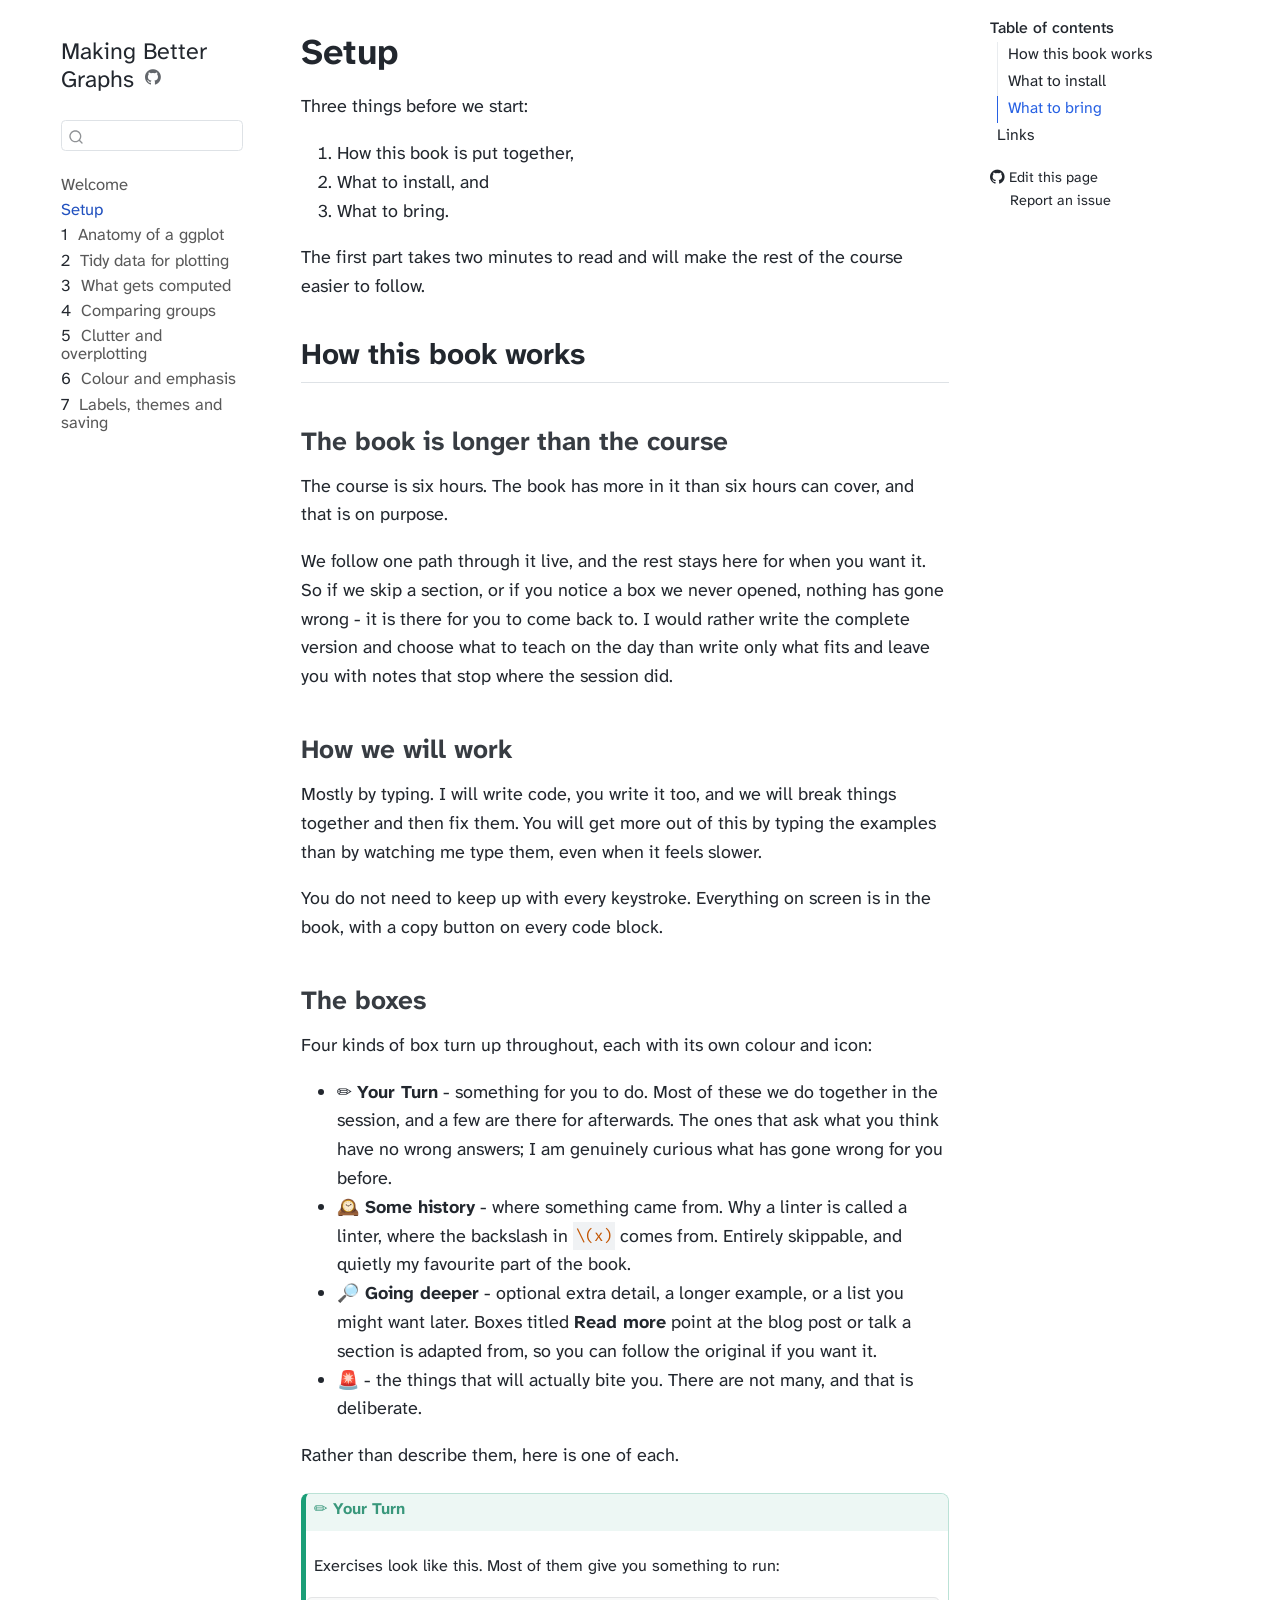
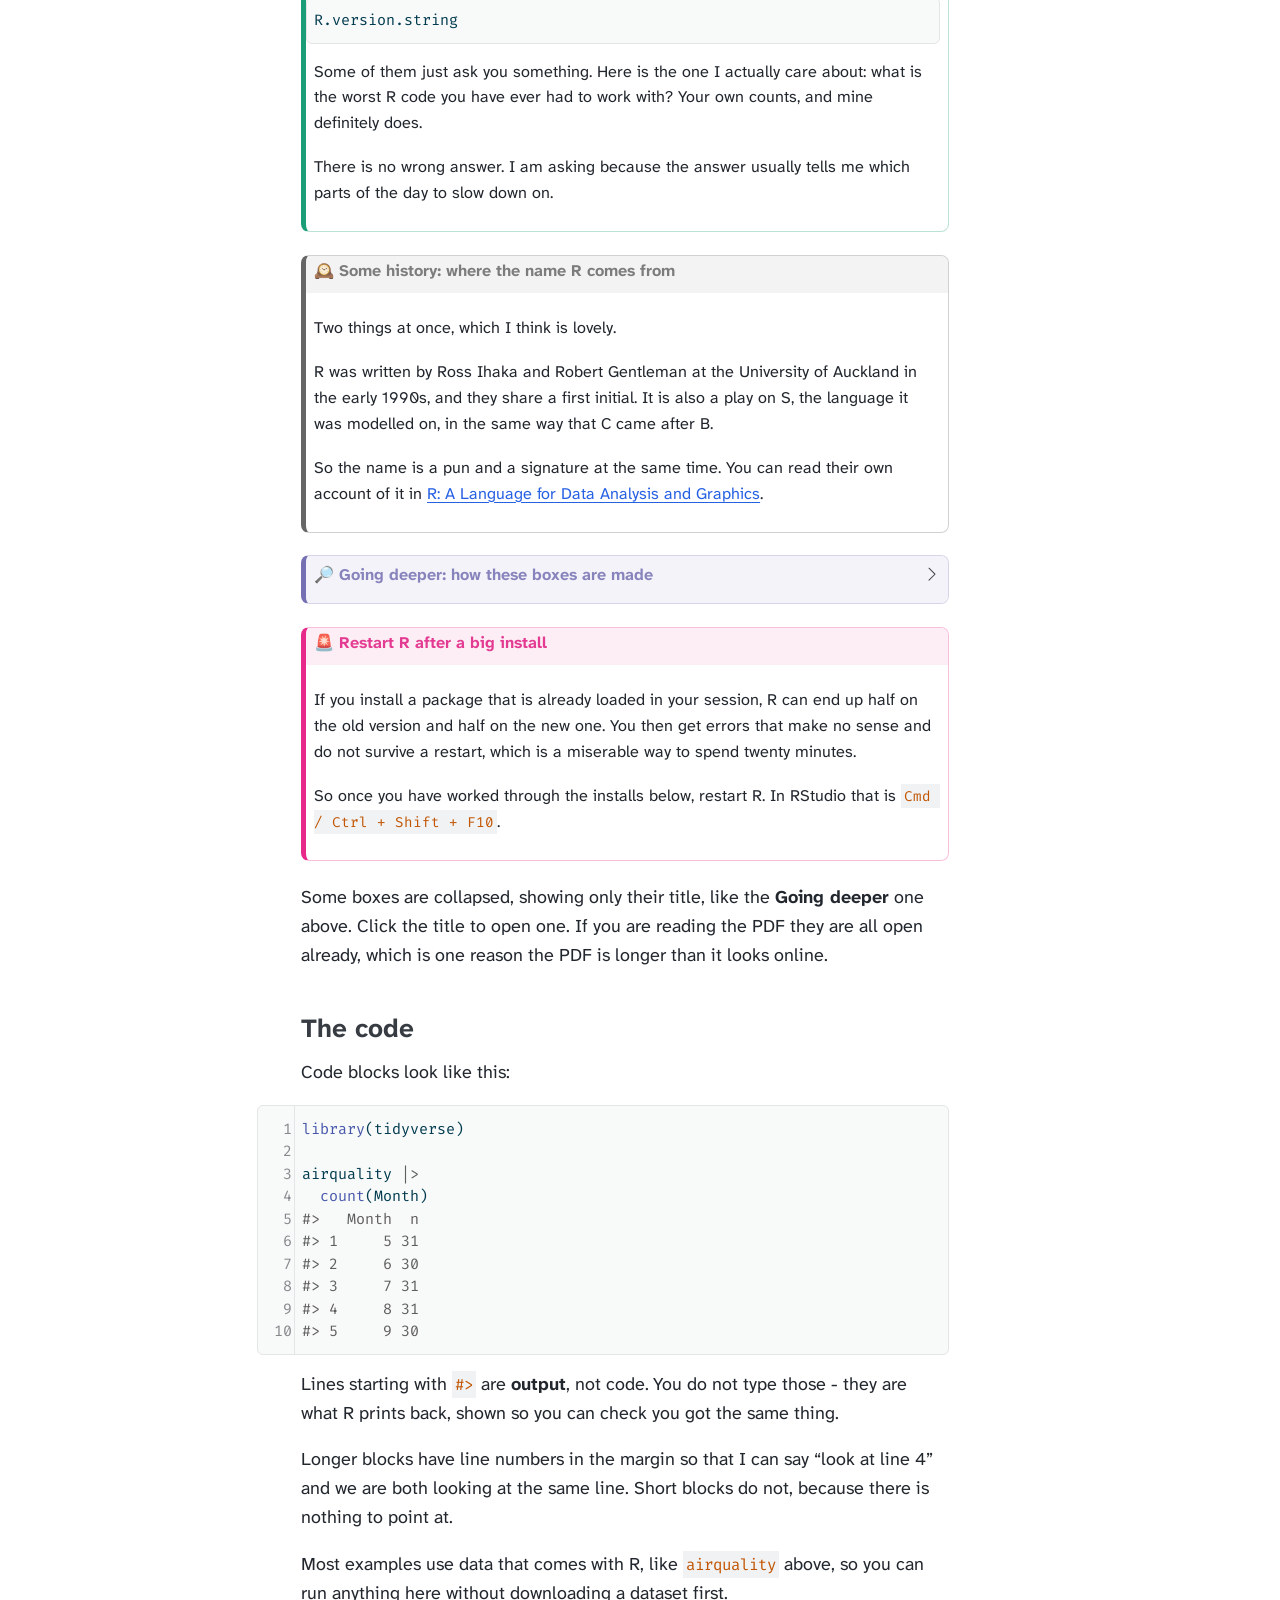
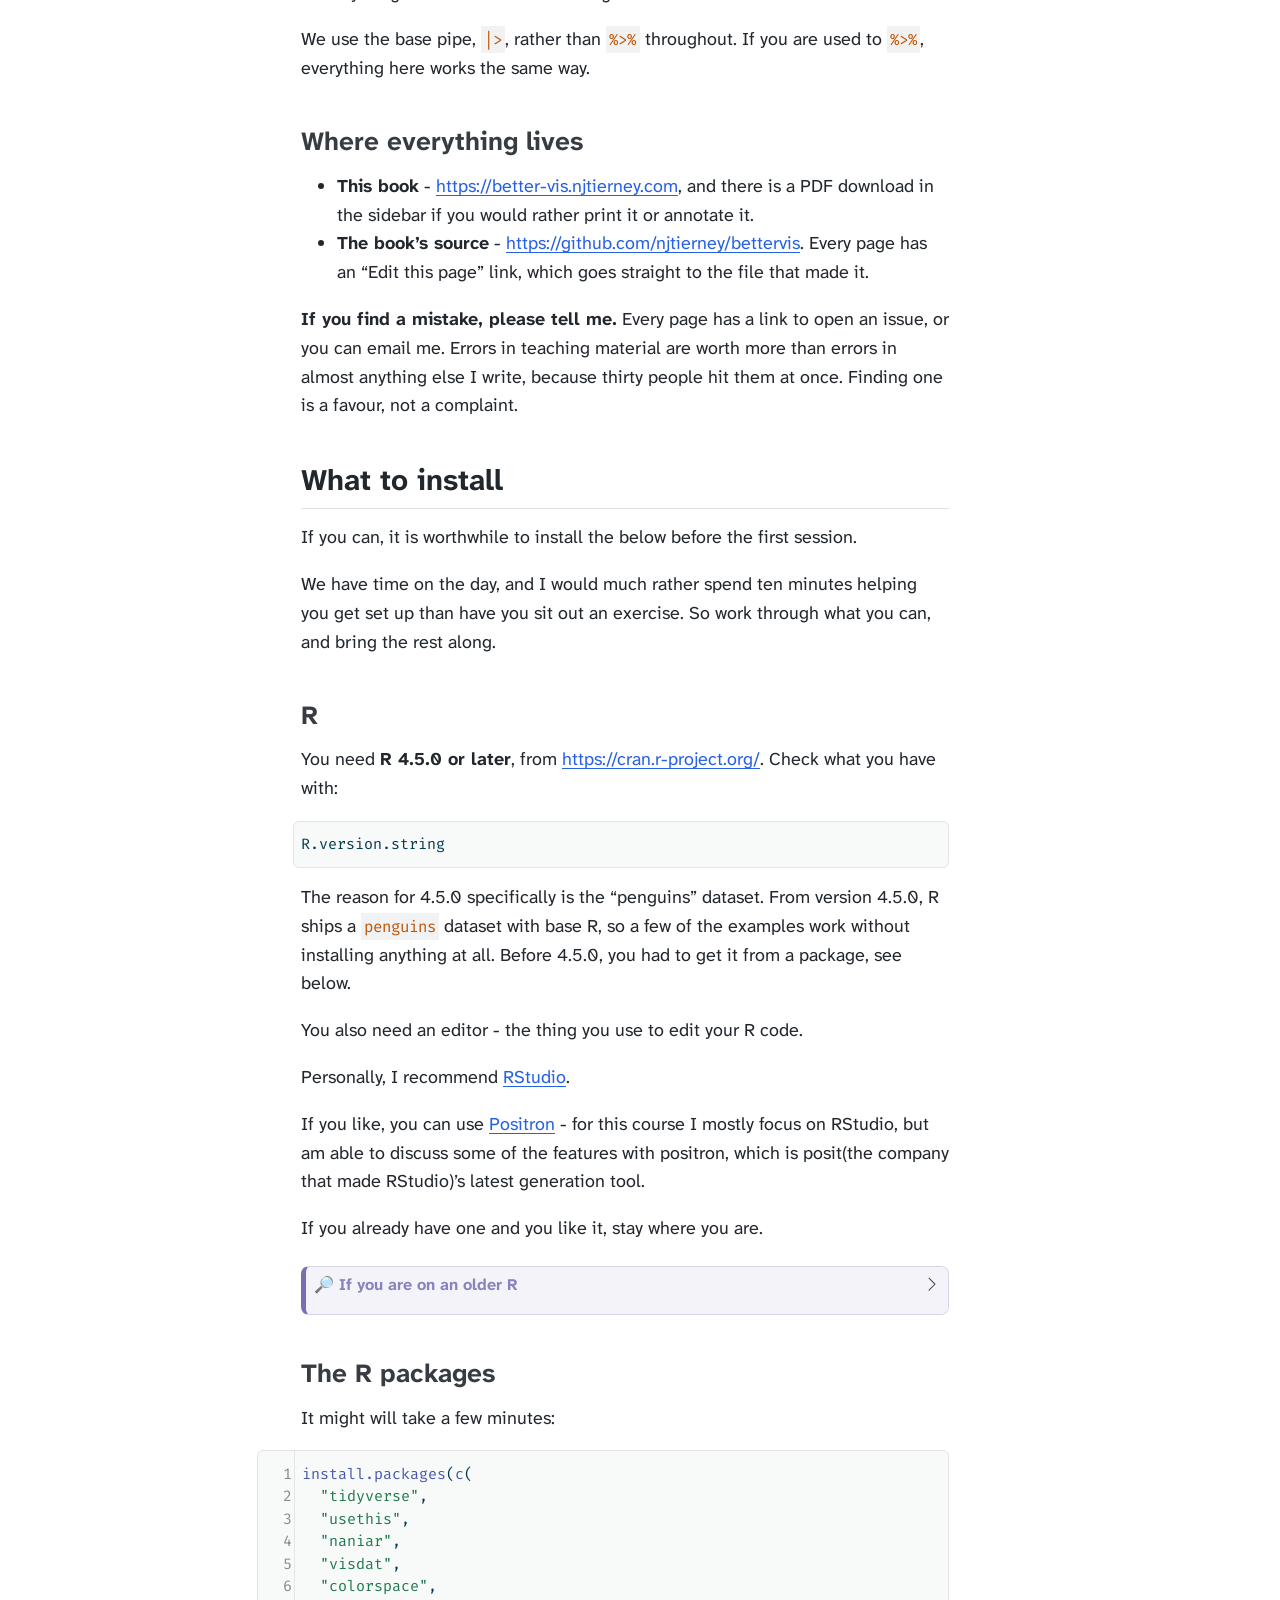
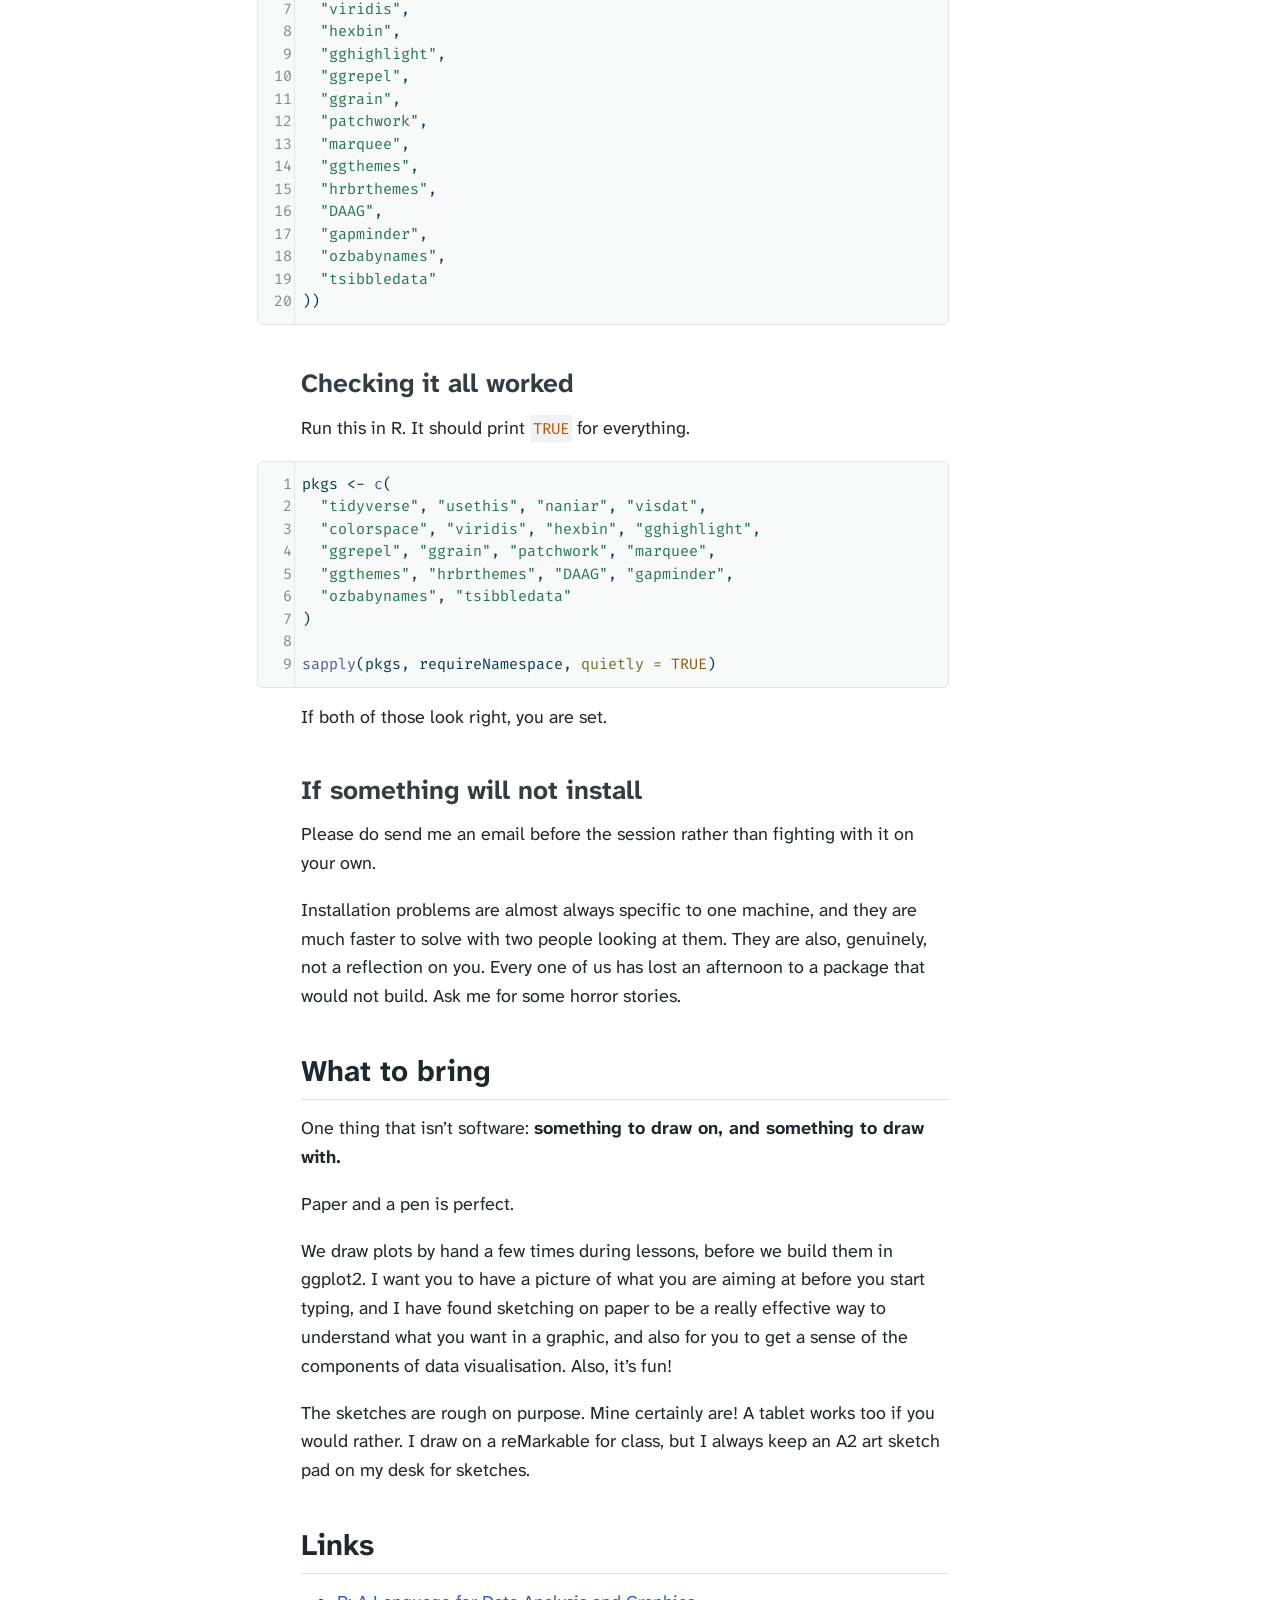
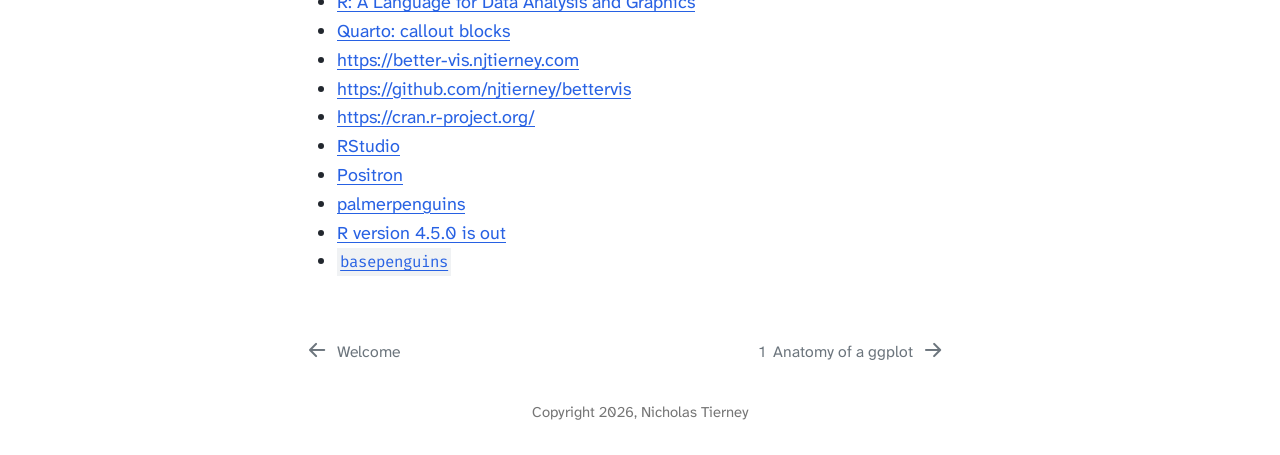
<file: setup.html>
<!DOCTYPE html>
<html xmlns="http://www.w3.org/1999/xhtml" lang="en" xml:lang="en"><head>

<meta charset="utf-8">
<meta name="generator" content="quarto-1.10.18">

<meta name="viewport" content="width=device-width, initial-scale=1.0, user-scalable=yes">


<title>Setup – Making Better Graphs</title>
<style>
/* Default styles provided by pandoc.
** See https://pandoc.org/MANUAL.html#variables-for-html for config info.
*/
span.smallcaps{font-variant: small-caps;}
div.columns{display: flex; gap: 1.5em;}
div.column{flex: auto;}
@media screen {
div.columns{gap: min(4vw, 1.5em);}
div.column{overflow-x: auto;}
}
div.hanging-indent{margin-left: 1.5em; text-indent: -1.5em;}
ul.task-list{list-style: none;}
ul.task-list li input[type="checkbox"] {
  width: 0.8em;
  margin: 0 0.8em 0.2em -1em; /* quarto-specific, see https://github.com/quarto-dev/quarto-cli/issues/4556 */ 
  vertical-align: middle;
}
/* CSS for syntax highlighting */
html { -webkit-text-size-adjust: 100%; }
pre > code.sourceCode { white-space: pre; position: relative; }
pre > code.sourceCode > span { display: inline-block; line-height: 1.25; }
pre > code.sourceCode > span:empty { height: 1.2em; }
.sourceCode { overflow: visible; }
code.sourceCode > span { color: inherit; text-decoration: inherit; }
div.sourceCode { margin: 1em 0; }
pre.sourceCode { margin: 0; }
@media screen {
div.sourceCode { overflow: auto; }
}
@media print {
pre > code.sourceCode { white-space: pre-wrap; }
pre > code.sourceCode > span { text-indent: -5em; padding-left: 5em; }
}
pre.numberSource code
  { counter-reset: source-line 0; }
pre.numberSource code > span
  { position: relative; left: -4em; counter-increment: source-line; }
pre.numberSource code > span > a:first-child::before
  { content: counter(source-line);
    position: relative; left: -1em; text-align: right; vertical-align: baseline;
    border: none; display: inline-block;
    -webkit-touch-callout: none; -webkit-user-select: none;
    -khtml-user-select: none; -moz-user-select: none;
    -ms-user-select: none; user-select: none;
    padding: 0 4px; width: 4em;
  }
pre.numberSource { margin-left: 3em;  padding-left: 4px; }
div.sourceCode
  {   }
@media screen {
pre > code.sourceCode > span > a:first-child::before { text-decoration: underline; }
}
</style>


<script src="site_libs/quarto-nav/quarto-nav.js"></script>
<script src="site_libs/quarto-nav/headroom.min.js"></script>
<script src="site_libs/clipboard/clipboard.min.js"></script>
<script src="site_libs/quarto-search/autocomplete.umd.js"></script>
<script src="site_libs/quarto-search/fuse.min.js"></script>
<script src="site_libs/quarto-search/quarto-search.js"></script>
<meta name="quarto:offset" content="./">
<link href="./anatomy-of-a-ggplot.html" rel="next">
<link href="./index.html" rel="prev">
<script src="site_libs/quarto-html/quarto.js" type="module"></script>
<script src="site_libs/quarto-html/tabsets/tabsets.js" type="module"></script>
<script src="site_libs/quarto-html/popper.min.js"></script>
<script src="site_libs/quarto-html/tippy.umd.min.js"></script>
<script src="site_libs/quarto-html/anchor.min.js"></script>
<link href="site_libs/quarto-html/tippy.css" rel="stylesheet">
<link href="site_libs/quarto-html/quarto-syntax-highlighting-b45b7b0fa9169e986df15f1ef60a279c.css" rel="stylesheet" id="quarto-text-highlighting-styles">
<script src="site_libs/bootstrap/bootstrap.min.js"></script>
<link href="site_libs/bootstrap/bootstrap-icons.css" rel="stylesheet">
<link href="site_libs/bootstrap/bootstrap-020cafe2c5162b14dfdb8f310a12914a.min.css" rel="stylesheet" append-hash="true" id="quarto-bootstrap" data-mode="light">
<script id="quarto-search-options" type="application/json">{
  "location": "sidebar",
  "copy-button": false,
  "collapse-after": 3,
  "panel-placement": "start",
  "type": "textbox",
  "limit": 50,
  "keyboard-shortcut": [
    "f",
    "/",
    "s"
  ],
  "show-item-context": false,
  "language": {
    "search-no-results-text": "No results",
    "search-matching-documents-text": "matching documents",
    "search-copy-link-title": "Copy link to search",
    "search-hide-matches-text": "Hide additional matches",
    "search-more-match-text": "more match in this document",
    "search-more-matches-text": "more matches in this document",
    "search-clear-button-title": "Clear",
    "search-text-placeholder": "",
    "search-detached-cancel-button-title": "Cancel",
    "search-submit-button-title": "Submit",
    "search-label": "Search"
  }
}</script>


</head>

<body class="nav-sidebar floating quarto-light">

<div id="quarto-search-results"></div>
  <header id="quarto-header" class="headroom fixed-top">
  <nav class="quarto-secondary-nav">
    <div class="container-fluid d-flex">
      <button type="button" class="quarto-btn-toggle btn" data-bs-toggle="collapse" role="button" data-bs-target=".quarto-sidebar-collapse-item" aria-controls="quarto-sidebar" aria-expanded="false" aria-label="Toggle sidebar navigation" onclick="if (window.quartoToggleHeadroom) { window.quartoToggleHeadroom(); }">
        <i class="bi bi-layout-text-sidebar-reverse"></i>
      </button>
        <nav class="quarto-page-breadcrumbs" aria-label="breadcrumb"><ol class="breadcrumb"><li class="breadcrumb-item"><a href="./setup.html">Setup</a></li></ol></nav>
        <a class="flex-grow-1" role="navigation" data-bs-toggle="collapse" data-bs-target=".quarto-sidebar-collapse-item" aria-controls="quarto-sidebar" aria-expanded="false" aria-label="Toggle sidebar navigation" onclick="if (window.quartoToggleHeadroom) { window.quartoToggleHeadroom(); }">      
        </a>
      <button type="button" class="btn quarto-search-button" aria-label="Search" onclick="window.quartoOpenSearch();">
        <i class="bi bi-search"></i>
      </button>
    </div>
  </nav>
</header>
<!-- content -->
<div id="quarto-content" class="quarto-container page-columns page-rows-contents page-layout-article">
<!-- sidebar -->
  <nav id="quarto-sidebar" class="sidebar collapse collapse-horizontal quarto-sidebar-collapse-item sidebar-navigation floating overflow-auto">
    <div class="pt-lg-2 mt-2 text-left sidebar-header">
    <div class="sidebar-title mb-0 py-0">
      <a href="./">Making Better Graphs</a> 
        <div class="sidebar-tools-main">
    <a href="https://github.com/njtierney/bettervis" title="Source Code" class="quarto-navigation-tool px-1" aria-label="Source Code"><i class="bi bi-github"></i></a>
</div>
    </div>
      </div>
        <div class="mt-2 flex-shrink-0 align-items-center">
        <div class="sidebar-search">
        <div id="quarto-search" class="" title="Search"></div>
        </div>
        </div>
    <div class="sidebar-menu-container"> 
    <ul class="list-unstyled mt-1">
        <li class="sidebar-item">
  <div class="sidebar-item-container"> 
  <a href="./index.html" class="sidebar-item-text sidebar-link">
 <span class="menu-text">Welcome</span></a>
  </div>
</li>
        <li class="sidebar-item">
  <div class="sidebar-item-container"> 
  <a href="./setup.html" class="sidebar-item-text sidebar-link active">
 <span class="menu-text">Setup</span></a>
  </div>
</li>
        <li class="sidebar-item">
  <div class="sidebar-item-container"> 
  <a href="./anatomy-of-a-ggplot.html" class="sidebar-item-text sidebar-link">
 <span class="menu-text"><span class="chapter-number">1</span>&nbsp; <span class="chapter-title">Anatomy of a ggplot</span></span></a>
  </div>
</li>
        <li class="sidebar-item">
  <div class="sidebar-item-container"> 
  <a href="./shape-of-your-data.html" class="sidebar-item-text sidebar-link">
 <span class="menu-text"><span class="chapter-number">2</span>&nbsp; <span class="chapter-title">Tidy data for plotting</span></span></a>
  </div>
</li>
        <li class="sidebar-item">
  <div class="sidebar-item-container"> 
  <a href="./what-gets-computed.html" class="sidebar-item-text sidebar-link">
 <span class="menu-text"><span class="chapter-number">3</span>&nbsp; <span class="chapter-title">What gets computed</span></span></a>
  </div>
</li>
        <li class="sidebar-item">
  <div class="sidebar-item-container"> 
  <a href="./what-am-i-comparing.html" class="sidebar-item-text sidebar-link">
 <span class="menu-text"><span class="chapter-number">4</span>&nbsp; <span class="chapter-title">Comparing groups</span></span></a>
  </div>
</li>
        <li class="sidebar-item">
  <div class="sidebar-item-container"> 
  <a href="./whats-in-the-way.html" class="sidebar-item-text sidebar-link">
 <span class="menu-text"><span class="chapter-number">5</span>&nbsp; <span class="chapter-title">Clutter and overplotting</span></span></a>
  </div>
</li>
        <li class="sidebar-item">
  <div class="sidebar-item-container"> 
  <a href="./where-should-the-eye-go.html" class="sidebar-item-text sidebar-link">
 <span class="menu-text"><span class="chapter-number">6</span>&nbsp; <span class="chapter-title">Colour and emphasis</span></span></a>
  </div>
</li>
        <li class="sidebar-item">
  <div class="sidebar-item-container"> 
  <a href="./making-it-land.html" class="sidebar-item-text sidebar-link">
 <span class="menu-text"><span class="chapter-number">7</span>&nbsp; <span class="chapter-title">Labels, themes and saving</span></span></a>
  </div>
</li>
    </ul>
    </div>
</nav>
<div id="quarto-sidebar-glass" class="quarto-sidebar-collapse-item" data-bs-toggle="collapse" data-bs-target=".quarto-sidebar-collapse-item"></div>
<!-- margin-sidebar -->
    <div id="quarto-margin-sidebar" class="sidebar margin-sidebar">
        <nav id="TOC" role="doc-toc" class="toc-active">
    <h2 id="toc-title">Table of contents</h2>
   
  <ul>
  <li><a href="#how-this-book-works" id="toc-how-this-book-works" class="nav-link active" data-scroll-target="#how-this-book-works">How this book works</a>
  <ul class="collapse">
  <li><a href="#the-book-is-longer-than-the-course" id="toc-the-book-is-longer-than-the-course" class="nav-link" data-scroll-target="#the-book-is-longer-than-the-course">The book is longer than the course</a></li>
  <li><a href="#how-we-will-work" id="toc-how-we-will-work" class="nav-link" data-scroll-target="#how-we-will-work">How we will work</a></li>
  <li><a href="#the-boxes" id="toc-the-boxes" class="nav-link" data-scroll-target="#the-boxes">The boxes</a></li>
  <li><a href="#the-code" id="toc-the-code" class="nav-link" data-scroll-target="#the-code">The code</a></li>
  <li><a href="#where-everything-lives" id="toc-where-everything-lives" class="nav-link" data-scroll-target="#where-everything-lives">Where everything lives</a></li>
  </ul></li>
  <li><a href="#what-to-install" id="toc-what-to-install" class="nav-link" data-scroll-target="#what-to-install">What to install</a>
  <ul class="collapse">
  <li><a href="#r" id="toc-r" class="nav-link" data-scroll-target="#r">R</a></li>
  <li><a href="#the-r-packages" id="toc-the-r-packages" class="nav-link" data-scroll-target="#the-r-packages">The R packages</a></li>
  <li><a href="#checking-it-all-worked" id="toc-checking-it-all-worked" class="nav-link" data-scroll-target="#checking-it-all-worked">Checking it all worked</a></li>
  <li><a href="#if-something-will-not-install" id="toc-if-something-will-not-install" class="nav-link" data-scroll-target="#if-something-will-not-install">If something will not install</a></li>
  </ul></li>
  <li><a href="#what-to-bring" id="toc-what-to-bring" class="nav-link" data-scroll-target="#what-to-bring">What to bring</a></li>
  <li>Links</li>
  </ul>
<div class="toc-actions"><ul><li><a href="https://github.com/njtierney/bettervis/edit/main/setup.qmd" class="toc-action"><i class="bi bi-github"></i>Edit this page</a></li><li><a href="https://github.com/njtierney/bettervis/issues/new" class="toc-action"><i class="bi empty"></i>Report an issue</a></li></ul></div></nav>
    </div>
<!-- main -->
<main class="content" id="quarto-document-content">

<header id="title-block-header" class="quarto-title-block default">
<div class="quarto-title">
<h1 class="title"><span id="sec-setup" class="quarto-section-identifier">Setup</span></h1>
</div>



<div class="quarto-title-meta">

    
  
    
  </div>
  


</header>


<p>Three things before we start:</p>
<ol type="1">
<li>How this book is put together,</li>
<li>What to install, and</li>
<li>What to bring.</li>
</ol>
<p>The first part takes two minutes to read and will make the rest of the course easier to follow.</p>
<section id="how-this-book-works" class="level2">
<h2 class="anchored" data-anchor-id="how-this-book-works">How this book works</h2>
<section id="the-book-is-longer-than-the-course" class="level3">
<h3 class="anchored" data-anchor-id="the-book-is-longer-than-the-course">The book is longer than the course</h3>
<p>The course is six hours. The book has more in it than six hours can cover, and that is on purpose.</p>
<p>We follow one path through it live, and the rest stays here for when you want it. So if we skip a section, or if you notice a box we never opened, nothing has gone wrong - it is there for you to come back to. I would rather write the complete version and choose what to teach on the day than write only what fits and leave you with notes that stop where the session did.</p>
</section>
<section id="how-we-will-work" class="level3">
<h3 class="anchored" data-anchor-id="how-we-will-work">How we will work</h3>
<p>Mostly by typing. I will write code, you write it too, and we will break things together and then fix them. You will get more out of this by typing the examples than by watching me type them, even when it feels slower.</p>
<p>You do not need to keep up with every keystroke. Everything on screen is in the book, with a copy button on every code block.</p>
</section>
<section id="the-boxes" class="level3">
<h3 class="anchored" data-anchor-id="the-boxes">The boxes</h3>
<p>Four kinds of box turn up throughout, each with its own colour and icon:</p>
<ul>
<li><strong>✏️ Your Turn</strong> - something for you to do. Most of these we do together in the session, and a few are there for afterwards. The ones that ask what you think have no wrong answers; I am genuinely curious what has gone wrong for you before.</li>
<li><strong>🕰️ Some history</strong> - where something came from. Why a linter is called a linter, where the backslash in <code>\(x)</code> comes from. Entirely skippable, and quietly my favourite part of the book.</li>
<li><strong>🔎 Going deeper</strong> - optional extra detail, a longer example, or a list you might want later. Boxes titled <strong>Read more</strong> point at the blog post or talk a section is adapted from, so you can follow the original if you want it.</li>
<li><strong>🚨</strong> - the things that will actually bite you. There are not many, and that is deliberate.</li>
</ul>
<p>Rather than describe them, here is one of each.</p>
<div class="callout callout-style-default callout-note callout-titled" title="Your Turn">
<div class="callout-header d-flex align-content-center">
<div class="callout-icon-container">
<i class="callout-icon"></i>
</div>
<div class="callout-title-container flex-fill">
<span class="screen-reader-only">Note</span>Your Turn
</div>
</div>
<div class="callout-body-container callout-body">
<p>Exercises look like this. Most of them give you something to run:</p>
<div class="code-copy-outer-scaffold"><div class="sourceCode" id="cb1"><pre class="sourceCode numberSource r number-lines code-with-copy"><code class="sourceCode r"><span id="cb1-1"><a href="#cb1-1" aria-label="1"></a>R.version.string</span></code></pre></div><button title="Copy to Clipboard" class="code-copy-button"><i class="bi"></i></button></div>
<p>Some of them just ask you something. Here is the one I actually care about: what is the worst R code you have ever had to work with? Your own counts, and mine definitely does.</p>
<p>There is no wrong answer. I am asking because the answer usually tells me which parts of the day to slow down on.</p>
</div>
</div>
<div class="callout callout-style-default callout-caution callout-titled" title="Some history: where the name R comes from">
<div class="callout-header d-flex align-content-center">
<div class="callout-icon-container">
<i class="callout-icon"></i>
</div>
<div class="callout-title-container flex-fill">
<span class="screen-reader-only">Caution</span>Some history: where the name R comes from
</div>
</div>
<div class="callout-body-container callout-body">
<p>Two things at once, which I think is lovely.</p>
<p>R was written by Ross Ihaka and Robert Gentleman at the University of Auckland in the early 1990s, and they share a first initial. It is also a play on S, the language it was modelled on, in the same way that C came after B.</p>
<p>So the name is a pun and a signature at the same time. You can read their own account of it in <a href="https://www.stat.auckland.ac.nz/~ihaka/downloads/R-paper.pdf">R: A Language for Data Analysis and Graphics</a>.</p>
</div>
</div>
<div class="callout callout-style-default callout-tip callout-titled" title="Going deeper: how these boxes are made">
<div class="callout-header d-flex align-content-center collapsed" data-bs-toggle="collapse" data-bs-target=".callout-3-contents" aria-controls="callout-3" aria-expanded="false" aria-label="Toggle callout">
<div class="callout-icon-container">
<i class="callout-icon"></i>
</div>
<div class="callout-title-container flex-fill">
<span class="screen-reader-only">Tip</span>Going deeper: how these boxes are made
</div>
<div class="callout-btn-toggle d-inline-block border-0 py-1 ps-1 pe-0 float-end"><i class="callout-toggle"></i></div>
</div>
<div id="callout-3" class="callout-3-contents callout-collapse collapse">
<div class="callout-body-container callout-body">
<p>You just clicked a title, so that is the collapsing demonstrated.</p>
<p>These are Quarto callouts, and there is nothing clever going on. Each one is a fenced div with a class on it:</p>
<div class="code-copy-outer-scaffold"><div class="sourceCode" id="cb2"><pre class="sourceCode numberSource markdown number-lines code-with-copy"><code class="sourceCode markdown"><span id="cb2-1"><a href="#cb2-1" aria-label="1"></a>::: {.callout-note title="Your Turn"}</span>
<span id="cb2-2"><a href="#cb2-2" aria-label="2"></a></span>
<span id="cb2-3"><a href="#cb2-3" aria-label="3"></a>Something for you to do.</span>
<span id="cb2-4"><a href="#cb2-4" aria-label="4"></a></span>
<span id="cb2-5"><a href="#cb2-5" aria-label="5"></a>:::</span></code></pre></div><button title="Copy to Clipboard" class="code-copy-button"><i class="bi"></i></button></div>
<p>The colours and the icons come from a stylesheet in the book’s repo, not from Quarto. Quarto ships five callout types with its own icons, and I have repainted all five.</p>
<p>If you want them in your own work, the docs are at <a href="https://quarto.org/docs/authoring/callouts.html">Quarto: callout blocks</a>.</p>
</div>
</div>
</div>
<div class="callout callout-style-default callout-important callout-titled" title="Restart R after a big install">
<div class="callout-header d-flex align-content-center">
<div class="callout-icon-container">
<i class="callout-icon"></i>
</div>
<div class="callout-title-container flex-fill">
<span class="screen-reader-only">Important</span>Restart R after a big install
</div>
</div>
<div class="callout-body-container callout-body">
<p>If you install a package that is already loaded in your session, R can end up half on the old version and half on the new one. You then get errors that make no sense and do not survive a restart, which is a miserable way to spend twenty minutes.</p>
<p>So once you have worked through the installs below, restart R. In RStudio that is <code>Cmd / Ctrl + Shift + F10</code>.</p>
</div>
</div>
<p>Some boxes are collapsed, showing only their title, like the <strong>Going deeper</strong> one above. Click the title to open one. If you are reading the PDF they are all open already, which is one reason the PDF is longer than it looks online.</p>
</section>
<section id="the-code" class="level3">
<h3 class="anchored" data-anchor-id="the-code">The code</h3>
<p>Code blocks look like this:</p>
<div class="code-copy-outer-scaffold"><div class="sourceCode" id="cb3"><pre class="sourceCode numberSource r number-lines code-with-copy"><code class="sourceCode r"><span id="cb3-1"><a href="#cb3-1" aria-label="1"></a><span class="fu">library</span>(tidyverse)</span>
<span id="cb3-2"><a href="#cb3-2" aria-label="2"></a></span>
<span id="cb3-3"><a href="#cb3-3" aria-label="3"></a>airquality <span class="sc">|&gt;</span></span>
<span id="cb3-4"><a href="#cb3-4" aria-label="4"></a>  <span class="fu">count</span>(Month)</span>
<span id="cb3-5"><a href="#cb3-5" aria-label="5"></a><span class="co">#&gt;   Month  n</span></span>
<span id="cb3-6"><a href="#cb3-6" aria-label="6"></a><span class="co">#&gt; 1     5 31</span></span>
<span id="cb3-7"><a href="#cb3-7" aria-label="7"></a><span class="co">#&gt; 2     6 30</span></span>
<span id="cb3-8"><a href="#cb3-8" aria-label="8"></a><span class="co">#&gt; 3     7 31</span></span>
<span id="cb3-9"><a href="#cb3-9" aria-label="9"></a><span class="co">#&gt; 4     8 31</span></span>
<span id="cb3-10"><a href="#cb3-10" aria-label="10"></a><span class="co">#&gt; 5     9 30</span></span></code></pre></div><button title="Copy to Clipboard" class="code-copy-button"><i class="bi"></i></button></div>
<p>Lines starting with <code>#&gt;</code> are <strong>output</strong>, not code. You do not type those - they are what R prints back, shown so you can check you got the same thing.</p>
<p>Longer blocks have line numbers in the margin so that I can say “look at line 4” and we are both looking at the same line. Short blocks do not, because there is nothing to point at.</p>
<p>Most examples use data that comes with R, like <code>airquality</code> above, so you can run anything here without downloading a dataset first.</p>
<p>We use the base pipe, <code>|&gt;</code>, rather than <code>%&gt;%</code> throughout. If you are used to <code>%&gt;%</code>, everything here works the same way.</p>
</section>
<section id="where-everything-lives" class="level3">
<h3 class="anchored" data-anchor-id="where-everything-lives">Where everything lives</h3>
<ul>
<li><strong>This book</strong> - <a href="https://better-vis.njtierney.com" class="uri">https://better-vis.njtierney.com</a>, and there is a PDF download in the sidebar if you would rather print it or annotate it.</li>
<li><strong>The book’s source</strong> - <a href="https://github.com/njtierney/bettervis" class="uri">https://github.com/njtierney/bettervis</a>. Every page has an “Edit this page” link, which goes straight to the file that made it.</li>
</ul>
<p><strong>If you find a mistake, please tell me.</strong> Every page has a link to open an issue, or you can email me. Errors in teaching material are worth more than errors in almost anything else I write, because thirty people hit them at once. Finding one is a favour, not a complaint.</p>
<!-- Download link and where to put it. Every chapter's Your Turn points here. -->
</section>
</section>
<section id="what-to-install" class="level2">
<h2 class="anchored" data-anchor-id="what-to-install">What to install</h2>
<p>If you can, it is worthwhile to install the below before the first session.</p>
<p>We have time on the day, and I would much rather spend ten minutes helping you get set up than have you sit out an exercise. So work through what you can, and bring the rest along.</p>
<section id="r" class="level3">
<h3 class="anchored" data-anchor-id="r">R</h3>
<p>You need <strong>R 4.5.0 or later</strong>, from <a href="https://cran.r-project.org/" class="uri">https://cran.r-project.org/</a>. Check what you have with:</p>
<div class="code-copy-outer-scaffold"><div class="sourceCode" id="cb4"><pre class="sourceCode numberSource r number-lines code-with-copy"><code class="sourceCode r"><span id="cb4-1"><a href="#cb4-1" aria-label="1"></a>R.version.string</span></code></pre></div><button title="Copy to Clipboard" class="code-copy-button"><i class="bi"></i></button></div>
<p>The reason for 4.5.0 specifically is the “penguins” dataset. From version 4.5.0, R ships a <code>penguins</code> dataset with base R, so a few of the examples work without installing anything at all. Before 4.5.0, you had to get it from a package, see below.</p>
<p>You also need an editor - the thing you use to edit your R code.</p>
<p>Personally, I recommend <a href="https://posit.co/download/rstudio-desktop/">RStudio</a>.</p>
<p>If you like, you can use <a href="https://positron.posit.co/">Positron</a> - for this course I mostly focus on RStudio, but am able to discuss some of the features with positron, which is posit(the company that made RStudio)’s latest generation tool.</p>
<p>If you already have one and you like it, stay where you are.</p>
<div class="callout callout-style-default callout-tip callout-titled" title="If you are on an older R">
<div class="callout-header d-flex align-content-center collapsed" data-bs-toggle="collapse" data-bs-target=".callout-5-contents" aria-controls="callout-5" aria-expanded="false" aria-label="Toggle callout">
<div class="callout-icon-container">
<i class="callout-icon"></i>
</div>
<div class="callout-title-container flex-fill">
<span class="screen-reader-only">Tip</span>If you are on an older R
</div>
<div class="callout-btn-toggle d-inline-block border-0 py-1 ps-1 pe-0 float-end"><i class="callout-toggle"></i></div>
</div>
<div id="callout-5" class="callout-5-contents callout-collapse collapse">
<div class="callout-body-container callout-body">
<p>Everything in the course still works, but you will need the <a href="https://allisonhorst.github.io/palmerpenguins/">palmerpenguins</a> package for the handful of examples that use <code>penguins</code>:</p>
<div class="code-copy-outer-scaffold"><div class="sourceCode" id="cb5"><pre class="sourceCode numberSource r number-lines code-with-copy"><code class="sourceCode r"><span id="cb5-1"><a href="#cb5-1" aria-label="1"></a><span class="fu">install.packages</span>(<span class="st">"palmerpenguins"</span>)</span>
<span id="cb5-2"><a href="#cb5-2" aria-label="2"></a><span class="fu">library</span>(palmerpenguins)</span></code></pre></div><button title="Copy to Clipboard" class="code-copy-button"><i class="bi"></i></button></div>
<p>One catch: <strong>the column names are different.</strong> When the data moved into base R the names were shortened, so you will need to translate:</p>
<table class="caption-top table">
<thead>
<tr class="header">
<th>In this book</th>
<th>In palmerpenguins</th>
</tr>
</thead>
<tbody>
<tr class="odd">
<td><code>bill_len</code></td>
<td><code>bill_length_mm</code></td>
</tr>
<tr class="even">
<td><code>bill_dep</code></td>
<td><code>bill_depth_mm</code></td>
</tr>
<tr class="odd">
<td><code>flipper_len</code></td>
<td><code>flipper_length_mm</code></td>
</tr>
<tr class="even">
<td><code>body_mass</code></td>
<td><code>body_mass_g</code></td>
</tr>
</tbody>
</table>
<p>The units left the names but not the data - <code>body_mass</code> is still in grams.</p>
<p>I wrote about this and the rest of what landed in 4.5.0 here: <a href="https://www.njtierney.com/posts/2025-04-14-r-version-4-5-0-is-out/">R version 4.5.0 is out</a>.</p>
<p>You can use Ella Kaye’s <a href="https://ellakaye.github.io/basepenguins/"><code>basepenguins</code></a> R package to help you move your existing scripts across if you want to use base R penguins.</p>
<p>Separately, some examples read a <code>penguins.csv</code> file rather than the dataset. Those use the longer names, because that is what is in the file - not because of your R version.</p>
</div>
</div>
</div>
</section>
<section id="the-r-packages" class="level3">
<h3 class="anchored" data-anchor-id="the-r-packages">The R packages</h3>
<p>It might will take a few minutes:</p>
<div class="code-copy-outer-scaffold"><div class="sourceCode" id="cb6"><pre class="sourceCode numberSource r number-lines code-with-copy"><code class="sourceCode r"><span id="cb6-1"><a href="#cb6-1" aria-label="1"></a><span class="fu">install.packages</span>(<span class="fu">c</span>(</span>
<span id="cb6-2"><a href="#cb6-2" aria-label="2"></a>  <span class="st">"tidyverse"</span>,</span>
<span id="cb6-3"><a href="#cb6-3" aria-label="3"></a>  <span class="st">"usethis"</span>,</span>
<span id="cb6-4"><a href="#cb6-4" aria-label="4"></a>  <span class="st">"naniar"</span>,</span>
<span id="cb6-5"><a href="#cb6-5" aria-label="5"></a>  <span class="st">"visdat"</span>,</span>
<span id="cb6-6"><a href="#cb6-6" aria-label="6"></a>  <span class="st">"colorspace"</span>,</span>
<span id="cb6-7"><a href="#cb6-7" aria-label="7"></a>  <span class="st">"viridis"</span>,</span>
<span id="cb6-8"><a href="#cb6-8" aria-label="8"></a>  <span class="st">"hexbin"</span>,</span>
<span id="cb6-9"><a href="#cb6-9" aria-label="9"></a>  <span class="st">"gghighlight"</span>,</span>
<span id="cb6-10"><a href="#cb6-10" aria-label="10"></a>  <span class="st">"ggrepel"</span>,</span>
<span id="cb6-11"><a href="#cb6-11" aria-label="11"></a>  <span class="st">"ggrain"</span>,</span>
<span id="cb6-12"><a href="#cb6-12" aria-label="12"></a>  <span class="st">"patchwork"</span>,</span>
<span id="cb6-13"><a href="#cb6-13" aria-label="13"></a>  <span class="st">"marquee"</span>,</span>
<span id="cb6-14"><a href="#cb6-14" aria-label="14"></a>  <span class="st">"ggthemes"</span>,</span>
<span id="cb6-15"><a href="#cb6-15" aria-label="15"></a>  <span class="st">"hrbrthemes"</span>,</span>
<span id="cb6-16"><a href="#cb6-16" aria-label="16"></a>  <span class="st">"DAAG"</span>,</span>
<span id="cb6-17"><a href="#cb6-17" aria-label="17"></a>  <span class="st">"gapminder"</span>,</span>
<span id="cb6-18"><a href="#cb6-18" aria-label="18"></a>  <span class="st">"ozbabynames"</span>,</span>
<span id="cb6-19"><a href="#cb6-19" aria-label="19"></a>  <span class="st">"tsibbledata"</span></span>
<span id="cb6-20"><a href="#cb6-20" aria-label="20"></a>))</span></code></pre></div><button title="Copy to Clipboard" class="code-copy-button"><i class="bi"></i></button></div>
</section>
<section id="checking-it-all-worked" class="level3">
<h3 class="anchored" data-anchor-id="checking-it-all-worked">Checking it all worked</h3>
<p>Run this in R. It should print <code>TRUE</code> for everything.</p>
<div class="code-copy-outer-scaffold"><div class="sourceCode" id="cb7"><pre class="sourceCode numberSource r number-lines code-with-copy"><code class="sourceCode r"><span id="cb7-1"><a href="#cb7-1" aria-label="1"></a>pkgs <span class="ot">&lt;-</span> <span class="fu">c</span>(</span>
<span id="cb7-2"><a href="#cb7-2" aria-label="2"></a>  <span class="st">"tidyverse"</span>, <span class="st">"usethis"</span>, <span class="st">"naniar"</span>, <span class="st">"visdat"</span>,</span>
<span id="cb7-3"><a href="#cb7-3" aria-label="3"></a>  <span class="st">"colorspace"</span>, <span class="st">"viridis"</span>, <span class="st">"hexbin"</span>, <span class="st">"gghighlight"</span>,</span>
<span id="cb7-4"><a href="#cb7-4" aria-label="4"></a>  <span class="st">"ggrepel"</span>, <span class="st">"ggrain"</span>, <span class="st">"patchwork"</span>, <span class="st">"marquee"</span>,</span>
<span id="cb7-5"><a href="#cb7-5" aria-label="5"></a>  <span class="st">"ggthemes"</span>, <span class="st">"hrbrthemes"</span>, <span class="st">"DAAG"</span>, <span class="st">"gapminder"</span>,</span>
<span id="cb7-6"><a href="#cb7-6" aria-label="6"></a>  <span class="st">"ozbabynames"</span>, <span class="st">"tsibbledata"</span></span>
<span id="cb7-7"><a href="#cb7-7" aria-label="7"></a>)</span>
<span id="cb7-8"><a href="#cb7-8" aria-label="8"></a></span>
<span id="cb7-9"><a href="#cb7-9" aria-label="9"></a><span class="fu">sapply</span>(pkgs, requireNamespace, <span class="at">quietly =</span> <span class="cn">TRUE</span>)</span></code></pre></div><button title="Copy to Clipboard" class="code-copy-button"><i class="bi"></i></button></div>
<p>If both of those look right, you are set.</p>
</section>
<section id="if-something-will-not-install" class="level3">
<h3 class="anchored" data-anchor-id="if-something-will-not-install">If something will not install</h3>
<p>Please do send me an email before the session rather than fighting with it on your own.</p>
<p>Installation problems are almost always specific to one machine, and they are much faster to solve with two people looking at them. They are also, genuinely, not a reflection on you. Every one of us has lost an afternoon to a package that would not build. Ask me for some horror stories.</p>
</section>
</section>
<section id="what-to-bring" class="level2">
<h2 class="anchored" data-anchor-id="what-to-bring">What to bring</h2>
<p>One thing that isn’t software: <strong>something to draw on, and something to draw with.</strong></p>
<p>Paper and a pen is perfect.</p>
<p>We draw plots by hand a few times during lessons, before we build them in ggplot2. I want you to have a picture of what you are aiming at before you start typing, and I have found sketching on paper to be a really effective way to understand what you want in a graphic, and also for you to get a sense of the components of data visualisation. Also, it’s fun!</p>
<p>The sketches are rough on purpose. Mine certainly are! A tablet works too if you would rather. I draw on a reMarkable for class, but I always keep an A2 art sketch pad on my desk for sketches.</p>
<!-- ## Get course exercise materials on your machine {#sec-rbp-exercises} -->
<!-- :::{.callout-note title="Your Turn"} -->
<!-- Let's download the course exercise - try running this code: -->
<!-- ```{r} -->
<!-- #| eval: false -->
<!-- use_course("njtierney/mbg-exercises") -->
<!-- ``` -->
<!-- Which will prompt you to download the repository, <https://github.com/njtierney/mbg-exercises>, and then open it in an RStudio project. -->
<!-- ::: -->
<!-- If you have troubles with this (sometimes firewalls can stop you) you can download it from the github page <https://github.com/njtierney/mbg-exercises>. -->


</section>
<section class="level2 unnumbered">
<h2 class="unnumbered anchored" data-anchor-id="">Links</h2>
<ul>
<li><a href="https://www.stat.auckland.ac.nz/~ihaka/downloads/R-paper.pdf">R: A Language for Data Analysis and Graphics</a></li>
<li><a href="https://quarto.org/docs/authoring/callouts.html">Quarto: callout blocks</a></li>
<li><a href="https://better-vis.njtierney.com" class="uri">https://better-vis.njtierney.com</a></li>
<li><a href="https://github.com/njtierney/bettervis" class="uri">https://github.com/njtierney/bettervis</a></li>
<li><a href="https://cran.r-project.org/" class="uri">https://cran.r-project.org/</a></li>
<li><a href="https://posit.co/download/rstudio-desktop/">RStudio</a></li>
<li><a href="https://positron.posit.co/">Positron</a></li>
<li><a href="https://allisonhorst.github.io/palmerpenguins/">palmerpenguins</a></li>
<li><a href="https://www.njtierney.com/posts/2025-04-14-r-version-4-5-0-is-out/">R version 4.5.0 is out</a></li>
<li><a href="https://ellakaye.github.io/basepenguins/"><code>basepenguins</code></a></li>
</ul>
</section>

</main> <!-- /main -->
<script id="quarto-html-after-body" type="application/javascript">
  window.document.addEventListener("DOMContentLoaded", function (event) {
    const icon = "";
    const anchorJS = new window.AnchorJS();
    anchorJS.options = {
      placement: 'right',
      icon: icon
    };
    anchorJS.add('.anchored');
    const isCodeAnnotation = (el) => {
      for (const clz of el.classList) {
        if (clz.startsWith('code-annotation-')) {                     
          return true;
        }
      }
      return false;
    }
    const onCopySuccess = function(e) {
      // button target
      const button = e.trigger;
      // don't keep focus
      button.blur();
      // flash "checked"
      button.classList.add('code-copy-button-checked');
      var currentTitle = button.getAttribute("title");
      button.setAttribute("title", "Copied!");
      let tooltip;
      if (window.bootstrap) {
        button.setAttribute("data-bs-toggle", "tooltip");
        button.setAttribute("data-bs-placement", "left");
        button.setAttribute("data-bs-title", "Copied!");
        tooltip = new bootstrap.Tooltip(button, 
          { trigger: "manual", 
            customClass: "code-copy-button-tooltip",
            offset: [0, -8]});
        tooltip.show();    
      }
      setTimeout(function() {
        if (tooltip) {
          tooltip.hide();
          button.removeAttribute("data-bs-title");
          button.removeAttribute("data-bs-toggle");
          button.removeAttribute("data-bs-placement");
        }
        button.setAttribute("title", currentTitle);
        button.classList.remove('code-copy-button-checked');
      }, 1000);
      // clear code selection
      e.clearSelection();
    }
    const getTextToCopy = function(trigger) {
      const outerScaffold = trigger.parentElement.cloneNode(true);
      const codeEl = outerScaffold.querySelector('code');
      for (const childEl of codeEl.children) {
        if (isCodeAnnotation(childEl)) {
          childEl.remove();
        }
      }
      return codeEl.innerText;
    }
    const clipboard = new window.ClipboardJS('.code-copy-button:not([data-in-quarto-modal])', {
      text: getTextToCopy
    });
    clipboard.on('success', onCopySuccess);
    if (window.document.getElementById('quarto-embedded-source-code-modal')) {
      const clipboardModal = new window.ClipboardJS('.code-copy-button[data-in-quarto-modal]', {
        text: getTextToCopy,
        container: window.document.getElementById('quarto-embedded-source-code-modal')
      });
      clipboardModal.on('success', onCopySuccess);
    }
      var localhostRegex = new RegExp(/^(?:http|https):\/\/localhost\:?[0-9]*\//);
      var mailtoRegex = new RegExp(/^mailto:/);
        var filterRegex = new RegExp("https:\/\/better-vis\.njtierney\.com");
      var isInternal = (href) => {
          return filterRegex.test(href) || localhostRegex.test(href) || mailtoRegex.test(href);
      }
      // Inspect non-navigation links and adorn them if external
     var links = window.document.querySelectorAll('a[href]:not(.nav-link):not(.navbar-brand):not(.toc-action):not(.sidebar-link):not(.sidebar-item-toggle):not(.pagination-link):not(.no-external):not([aria-hidden]):not(.dropdown-item):not(.quarto-navigation-tool):not(.about-link)');
      for (var i=0; i<links.length; i++) {
        const link = links[i];
        if (!isInternal(link.href)) {
          // undo the damage that might have been done by quarto-nav.js in the case of
          // links that we want to consider external
          if (link.dataset.originalHref !== undefined) {
            link.href = link.dataset.originalHref;
          }
        }
      }
    function tippyHover(el, contentFn, onTriggerFn, onUntriggerFn) {
      const config = {
        allowHTML: true,
        maxWidth: 500,
        delay: 100,
        arrow: false,
        appendTo: function(el) {
            return el.parentElement;
        },
        interactive: true,
        interactiveBorder: 10,
        theme: 'quarto',
        placement: 'bottom-start',
      };
      if (contentFn) {
        config.content = contentFn;
      }
      if (onTriggerFn) {
        config.onTrigger = onTriggerFn;
      }
      if (onUntriggerFn) {
        config.onUntrigger = onUntriggerFn;
      }
      window.tippy(el, config); 
    }
    const noterefs = window.document.querySelectorAll('a[role="doc-noteref"]');
    for (var i=0; i<noterefs.length; i++) {
      const ref = noterefs[i];
      tippyHover(ref, function() {
        // use id or data attribute instead here
        let href = ref.getAttribute('data-footnote-href') || ref.getAttribute('href');
        try { href = new URL(href).hash; } catch {}
        const id = href.replace(/^#\/?/, "");
        const note = window.document.getElementById(id);
        if (note) {
          return note.innerHTML;
        } else {
          return "";
        }
      });
    }
    const xrefs = window.document.querySelectorAll('a.quarto-xref');
    const processXRef = (id, note) => {
      // Strip column container classes
      const stripColumnClz = (el) => {
        el.classList.remove("page-full", "page-columns");
        if (el.children) {
          for (const child of el.children) {
            stripColumnClz(child);
          }
        }
      }
      stripColumnClz(note)
      if (id === null || id.startsWith('sec-')) {
        // Special case sections, only their first couple elements
        const container = document.createElement("div");
        if (note.children && note.children.length > 2) {
          container.appendChild(note.children[0].cloneNode(true));
          for (let i = 1; i < note.children.length; i++) {
            const child = note.children[i];
            if (child.tagName === "P" && child.innerText === "") {
              continue;
            } else {
              container.appendChild(child.cloneNode(true));
              break;
            }
          }
          if (window.Quarto?.typesetMath) {
            window.Quarto.typesetMath(container);
          }
          return container.innerHTML
        } else {
          if (window.Quarto?.typesetMath) {
            window.Quarto.typesetMath(note);
          }
          return note.innerHTML;
        }
      } else {
        // Remove any anchor links if they are present
        const anchorLink = note.querySelector('a.anchorjs-link');
        if (anchorLink) {
          anchorLink.remove();
        }
        if (window.Quarto?.typesetMath) {
          window.Quarto.typesetMath(note);
        }
        if (note.classList.contains("callout")) {
          return note.outerHTML;
        } else {
          return note.innerHTML;
        }
      }
    }
    for (var i=0; i<xrefs.length; i++) {
      const xref = xrefs[i];
      tippyHover(xref, undefined, function(instance) {
        instance.disable();
        let url = xref.getAttribute('href');
        let hash = undefined; 
        if (url.startsWith('#')) {
          hash = url;
        } else {
          try { hash = new URL(url).hash; } catch {}
        }
        if (hash) {
          const id = hash.replace(/^#\/?/, "");
          const note = window.document.getElementById(id);
          if (note !== null) {
            try {
              const html = processXRef(id, note.cloneNode(true));
              instance.setContent(html);
            } finally {
              instance.enable();
              instance.show();
            }
          } else {
            // See if we can fetch this
            fetch(url.split('#')[0])
            .then(res => res.text())
            .then(html => {
              const parser = new DOMParser();
              const htmlDoc = parser.parseFromString(html, "text/html");
              const note = htmlDoc.getElementById(id);
              if (note !== null) {
                const html = processXRef(id, note);
                instance.setContent(html);
              } 
            }).finally(() => {
              instance.enable();
              instance.show();
            });
          }
        } else {
          // See if we can fetch a full url (with no hash to target)
          // This is a special case and we should probably do some content thinning / targeting
          fetch(url)
          .then(res => res.text())
          .then(html => {
            const parser = new DOMParser();
            const htmlDoc = parser.parseFromString(html, "text/html");
            const note = htmlDoc.querySelector('main.content');
            if (note !== null) {
              // This should only happen for chapter cross references
              // (since there is no id in the URL)
              // remove the first header
              if (note.children.length > 0 && note.children[0].tagName === "HEADER") {
                note.children[0].remove();
              }
              const html = processXRef(null, note);
              instance.setContent(html);
            } 
          }).finally(() => {
            instance.enable();
            instance.show();
          });
        }
      }, function(instance) {
      });
    }
        let selectedAnnoteEl;
        const selectorForAnnotation = ( cell, annotation) => {
          let cellAttr = 'data-code-cell="' + cell + '"';
          let lineAttr = 'data-code-annotation="' +  annotation + '"';
          const selector = 'span[' + cellAttr + '][' + lineAttr + ']';
          return selector;
        }
        const selectCodeLines = (annoteEl) => {
          const doc = window.document;
          const targetCell = annoteEl.getAttribute("data-target-cell");
          const targetAnnotation = annoteEl.getAttribute("data-target-annotation");
          const annoteSpan = window.document.querySelector(selectorForAnnotation(targetCell, targetAnnotation));
          const lines = annoteSpan.getAttribute("data-code-lines").split(",");
          const lineIds = lines.map((line) => {
            return targetCell + "-" + line;
          })
          let top = null;
          let height = null;
          let parent = null;
          if (lineIds.length > 0) {
              //compute the position of the single el (top and bottom and make a div)
              const el = window.document.getElementById(lineIds[0]);
              top = el.offsetTop;
              height = el.offsetHeight;
              parent = el.parentElement.parentElement;
            if (lineIds.length > 1) {
              const lastEl = window.document.getElementById(lineIds[lineIds.length - 1]);
              const bottom = lastEl.offsetTop + lastEl.offsetHeight;
              height = bottom - top;
            }
            if (top !== null && height !== null && parent !== null) {
              // cook up a div (if necessary) and position it 
              let div = window.document.getElementById("code-annotation-line-highlight");
              if (div === null) {
                div = window.document.createElement("div");
                div.setAttribute("id", "code-annotation-line-highlight");
                div.style.position = 'absolute';
                parent.appendChild(div);
              }
              div.style.top = top - 2 + "px";
              div.style.height = height + 4 + "px";
              div.style.left = 0;
              let gutterDiv = window.document.getElementById("code-annotation-line-highlight-gutter");
              if (gutterDiv === null) {
                gutterDiv = window.document.createElement("div");
                gutterDiv.setAttribute("id", "code-annotation-line-highlight-gutter");
                gutterDiv.style.position = 'absolute';
                const codeCell = window.document.getElementById(targetCell);
                const gutter = codeCell.querySelector('.code-annotation-gutter');
                gutter.appendChild(gutterDiv);
              }
              gutterDiv.style.top = top - 2 + "px";
              gutterDiv.style.height = height + 4 + "px";
            }
            selectedAnnoteEl = annoteEl;
          }
        };
        const unselectCodeLines = () => {
          const elementsIds = ["code-annotation-line-highlight", "code-annotation-line-highlight-gutter"];
          elementsIds.forEach((elId) => {
            const div = window.document.getElementById(elId);
            if (div) {
              div.remove();
            }
          });
          selectedAnnoteEl = undefined;
        };
          // Handle positioning of the toggle
      window.addEventListener(
        "resize",
        throttle(() => {
          elRect = undefined;
          if (selectedAnnoteEl) {
            selectCodeLines(selectedAnnoteEl);
          }
        }, 10)
      );
      function throttle(fn, ms) {
      let throttle = false;
      let timer;
        return (...args) => {
          if(!throttle) { // first call gets through
              fn.apply(this, args);
              throttle = true;
          } else { // all the others get throttled
              if(timer) clearTimeout(timer); // cancel #2
              timer = setTimeout(() => {
                fn.apply(this, args);
                timer = throttle = false;
              }, ms);
          }
        };
      }
        // Attach click handler to the DT
        const annoteDls = window.document.querySelectorAll('dt[data-target-cell]');
        for (const annoteDlNode of annoteDls) {
          annoteDlNode.addEventListener('click', (event) => {
            const clickedEl = event.target;
            if (clickedEl !== selectedAnnoteEl) {
              unselectCodeLines();
              const activeEl = window.document.querySelector('dt[data-target-cell].code-annotation-active');
              if (activeEl) {
                activeEl.classList.remove('code-annotation-active');
              }
              selectCodeLines(clickedEl);
              clickedEl.classList.add('code-annotation-active');
            } else {
              // Unselect the line
              unselectCodeLines();
              clickedEl.classList.remove('code-annotation-active');
            }
          });
        }
    const findCites = (el) => {
      const parentEl = el.parentElement;
      if (parentEl) {
        const cites = parentEl.dataset.cites;
        if (cites) {
          return {
            el,
            cites: cites.split(' ')
          };
        } else {
          return findCites(el.parentElement)
        }
      } else {
        return undefined;
      }
    };
    var bibliorefs = window.document.querySelectorAll('a[role="doc-biblioref"]');
    for (var i=0; i<bibliorefs.length; i++) {
      const ref = bibliorefs[i];
      const citeInfo = findCites(ref);
      if (citeInfo) {
        tippyHover(citeInfo.el, function() {
          var popup = window.document.createElement('div');
          citeInfo.cites.forEach(function(cite) {
            var citeDiv = window.document.createElement('div');
            citeDiv.classList.add('hanging-indent');
            citeDiv.classList.add('csl-entry');
            var biblioDiv = window.document.getElementById('ref-' + cite);
            if (biblioDiv) {
              citeDiv.innerHTML = biblioDiv.innerHTML;
            }
            popup.appendChild(citeDiv);
          });
          return popup.innerHTML;
        });
      }
    }
  });
  </script>
<nav class="page-navigation">
  <div class="nav-page nav-page-previous">
      <a href="./index.html" class="pagination-link" aria-label="Welcome">
        <i class="bi bi-arrow-left-short"></i> <span class="nav-page-text">Welcome</span>
      </a>          
  </div>
  <div class="nav-page nav-page-next">
      <a href="./anatomy-of-a-ggplot.html" class="pagination-link" aria-label="Anatomy of a ggplot">
        <span class="nav-page-text"><span class="chapter-number">1</span>&nbsp; <span class="chapter-title">Anatomy of a ggplot</span></span> <i class="bi bi-arrow-right-short"></i>
      </a>
  </div>
</nav>
</div> <!-- /content -->
<footer class="footer">
  <div class="nav-footer">
    <div class="nav-footer-left">
      &nbsp;
    </div>   
    <div class="nav-footer-center">
<p>Copyright 2026, Nicholas Tierney</p>
<div class="toc-actions d-sm-block d-md-none"><ul><li><a href="https://github.com/njtierney/bettervis/edit/main/setup.qmd" class="toc-action"><i class="bi bi-github"></i>Edit this page</a></li><li><a href="https://github.com/njtierney/bettervis/issues/new" class="toc-action"><i class="bi empty"></i>Report an issue</a></li></ul></div></div>
    <div class="nav-footer-right">
      &nbsp;
    </div>
  </div>
</footer>




</body></html>
</file>
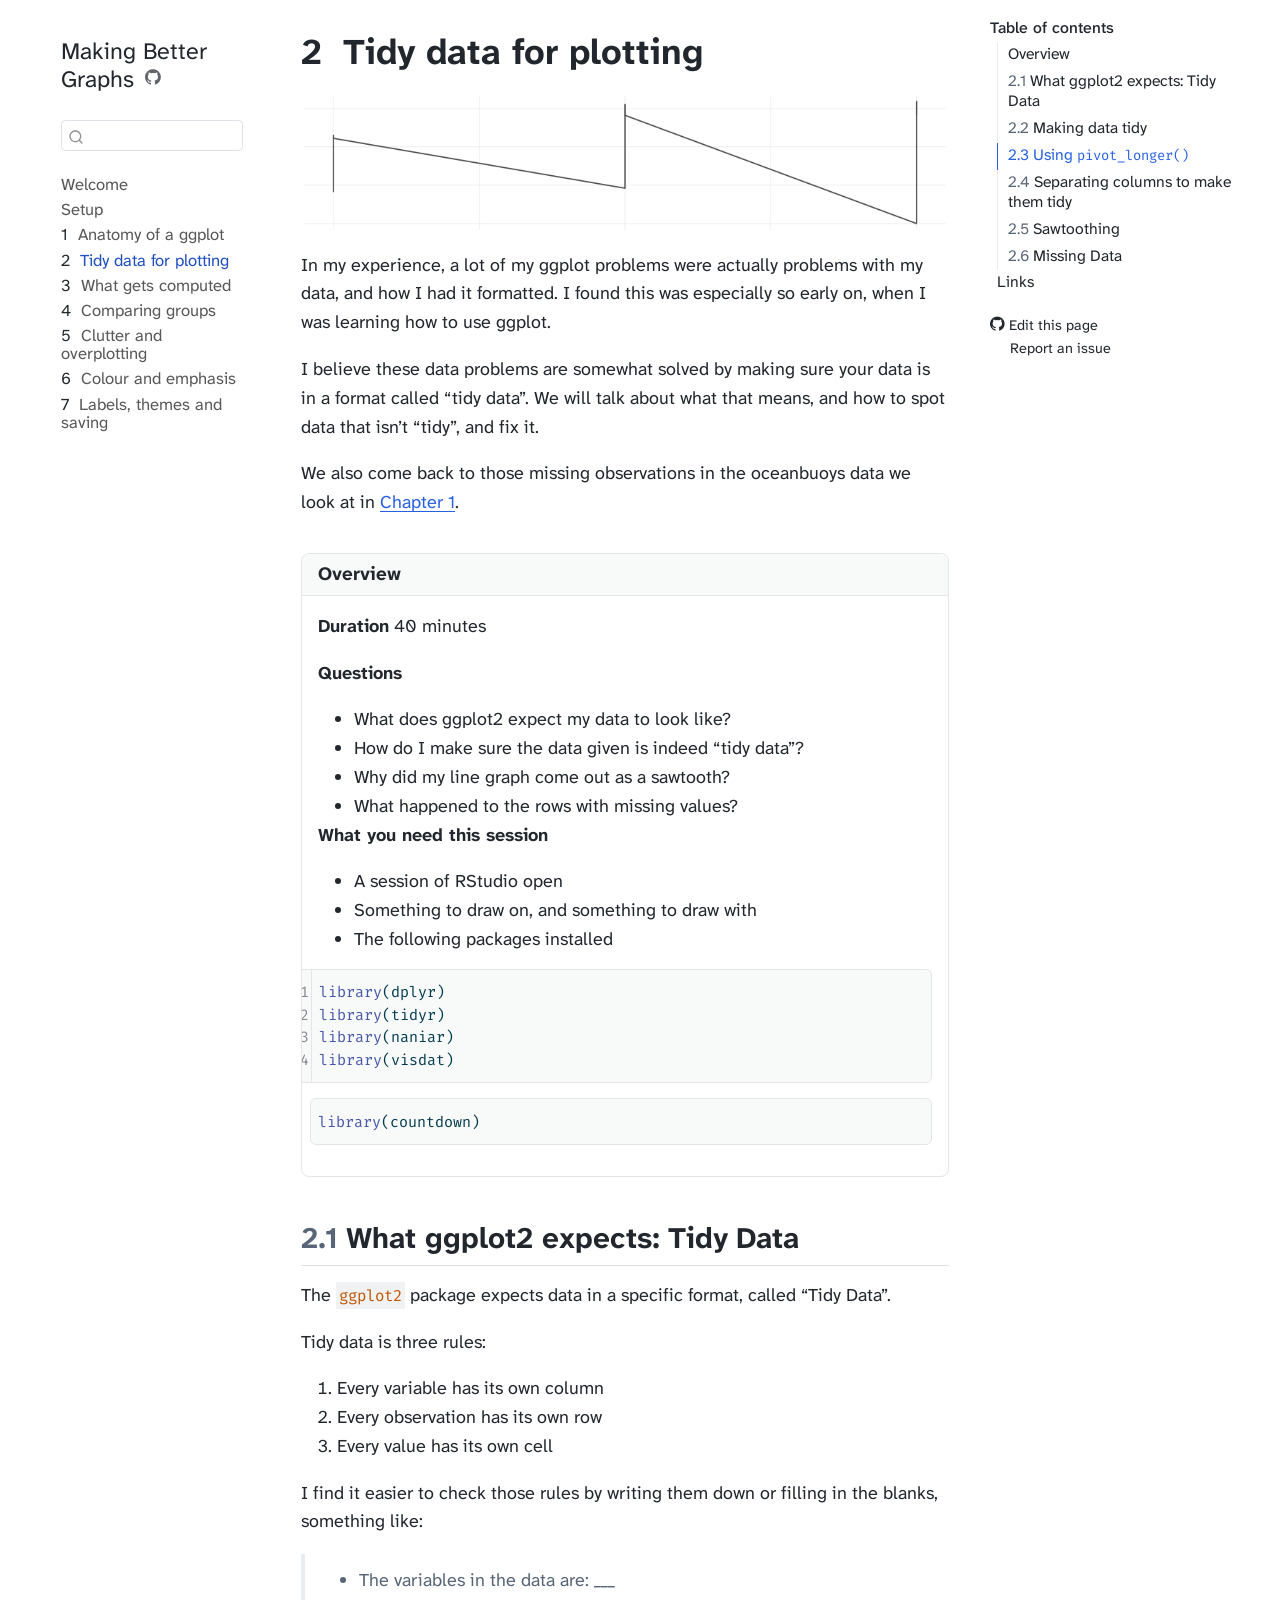
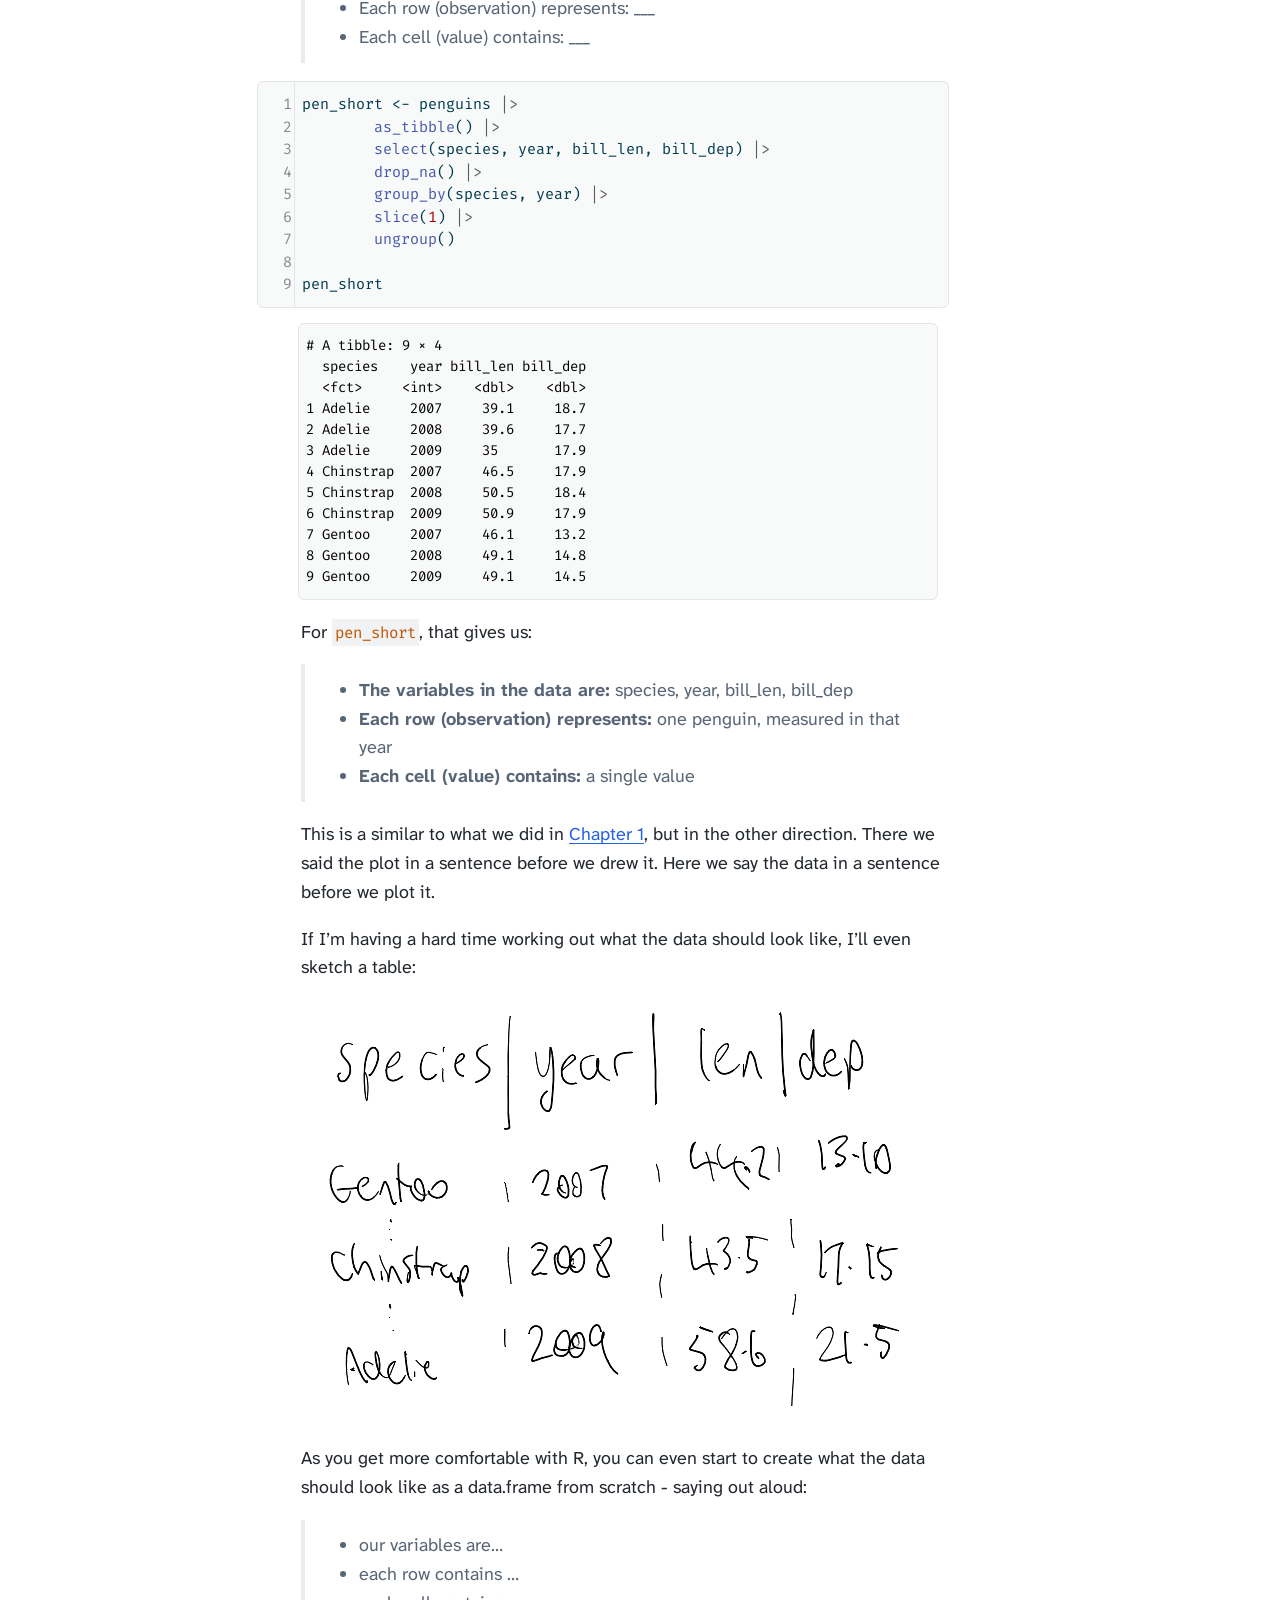
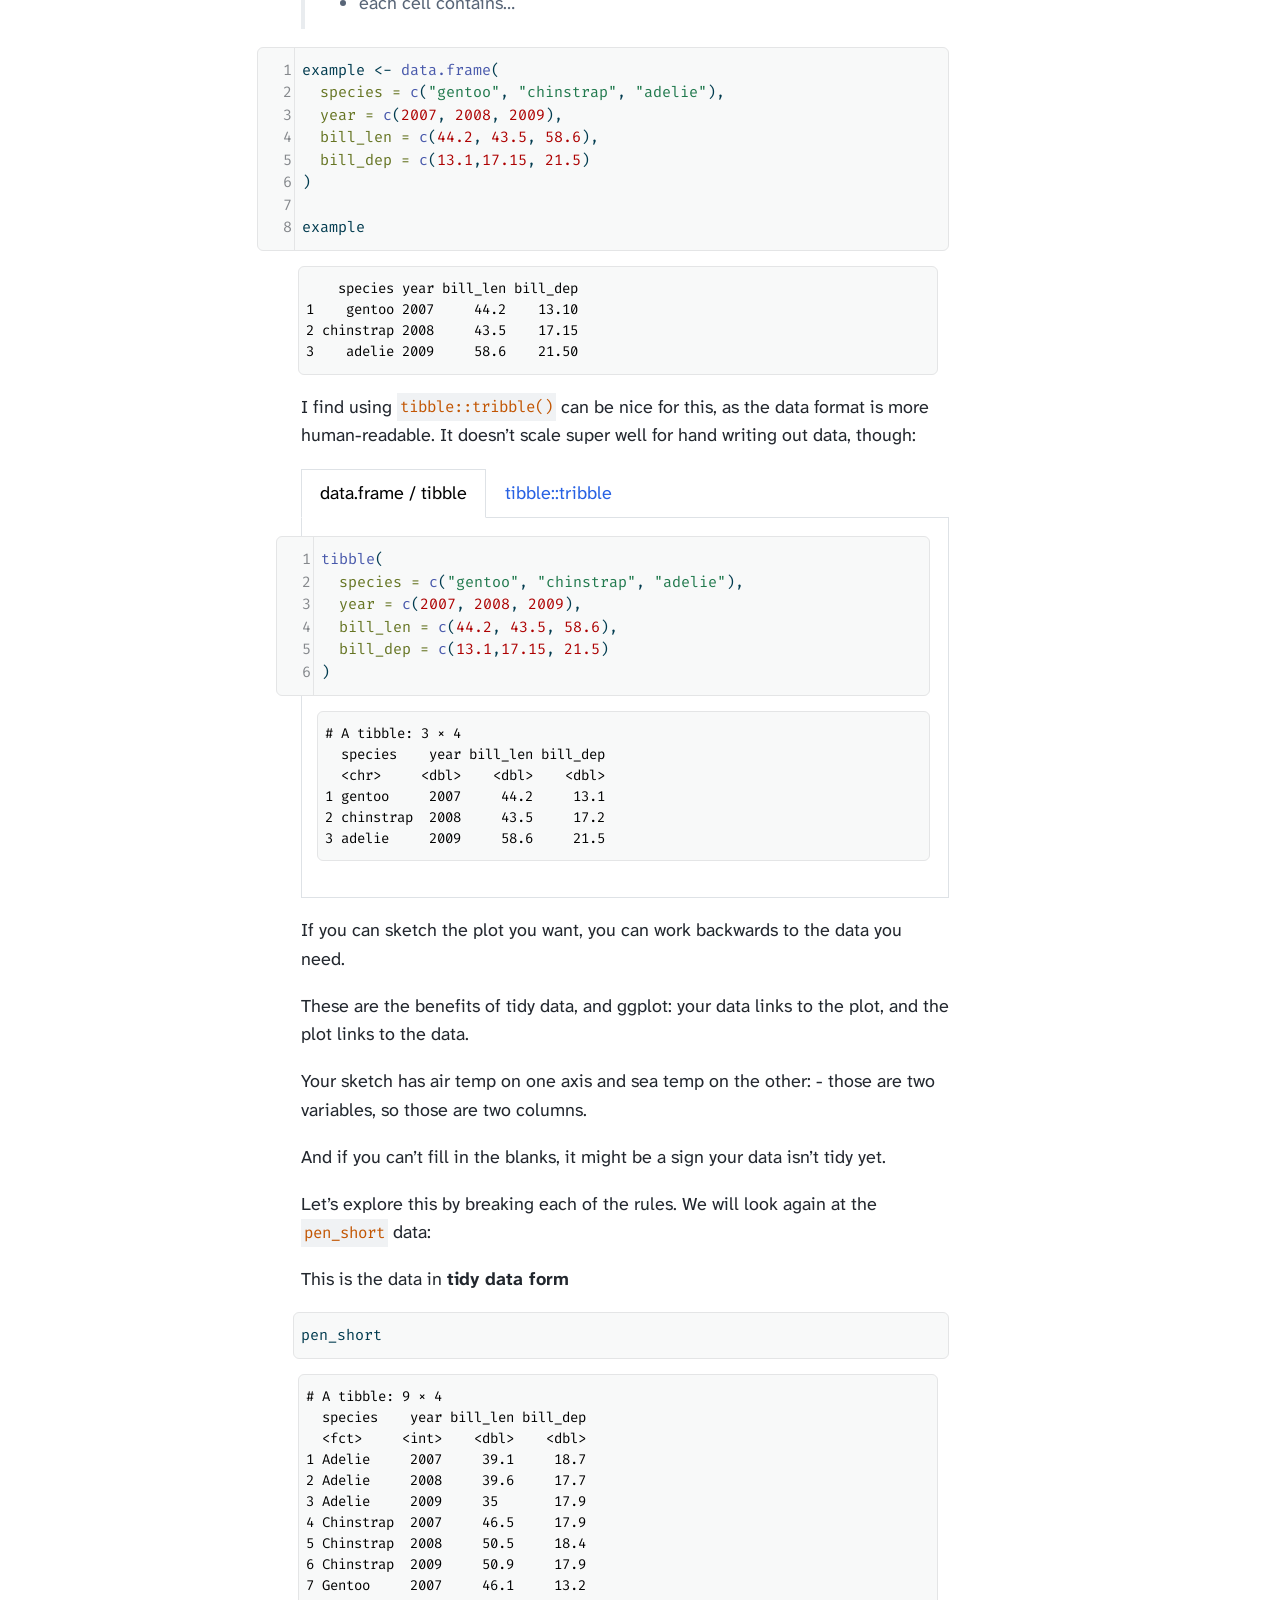
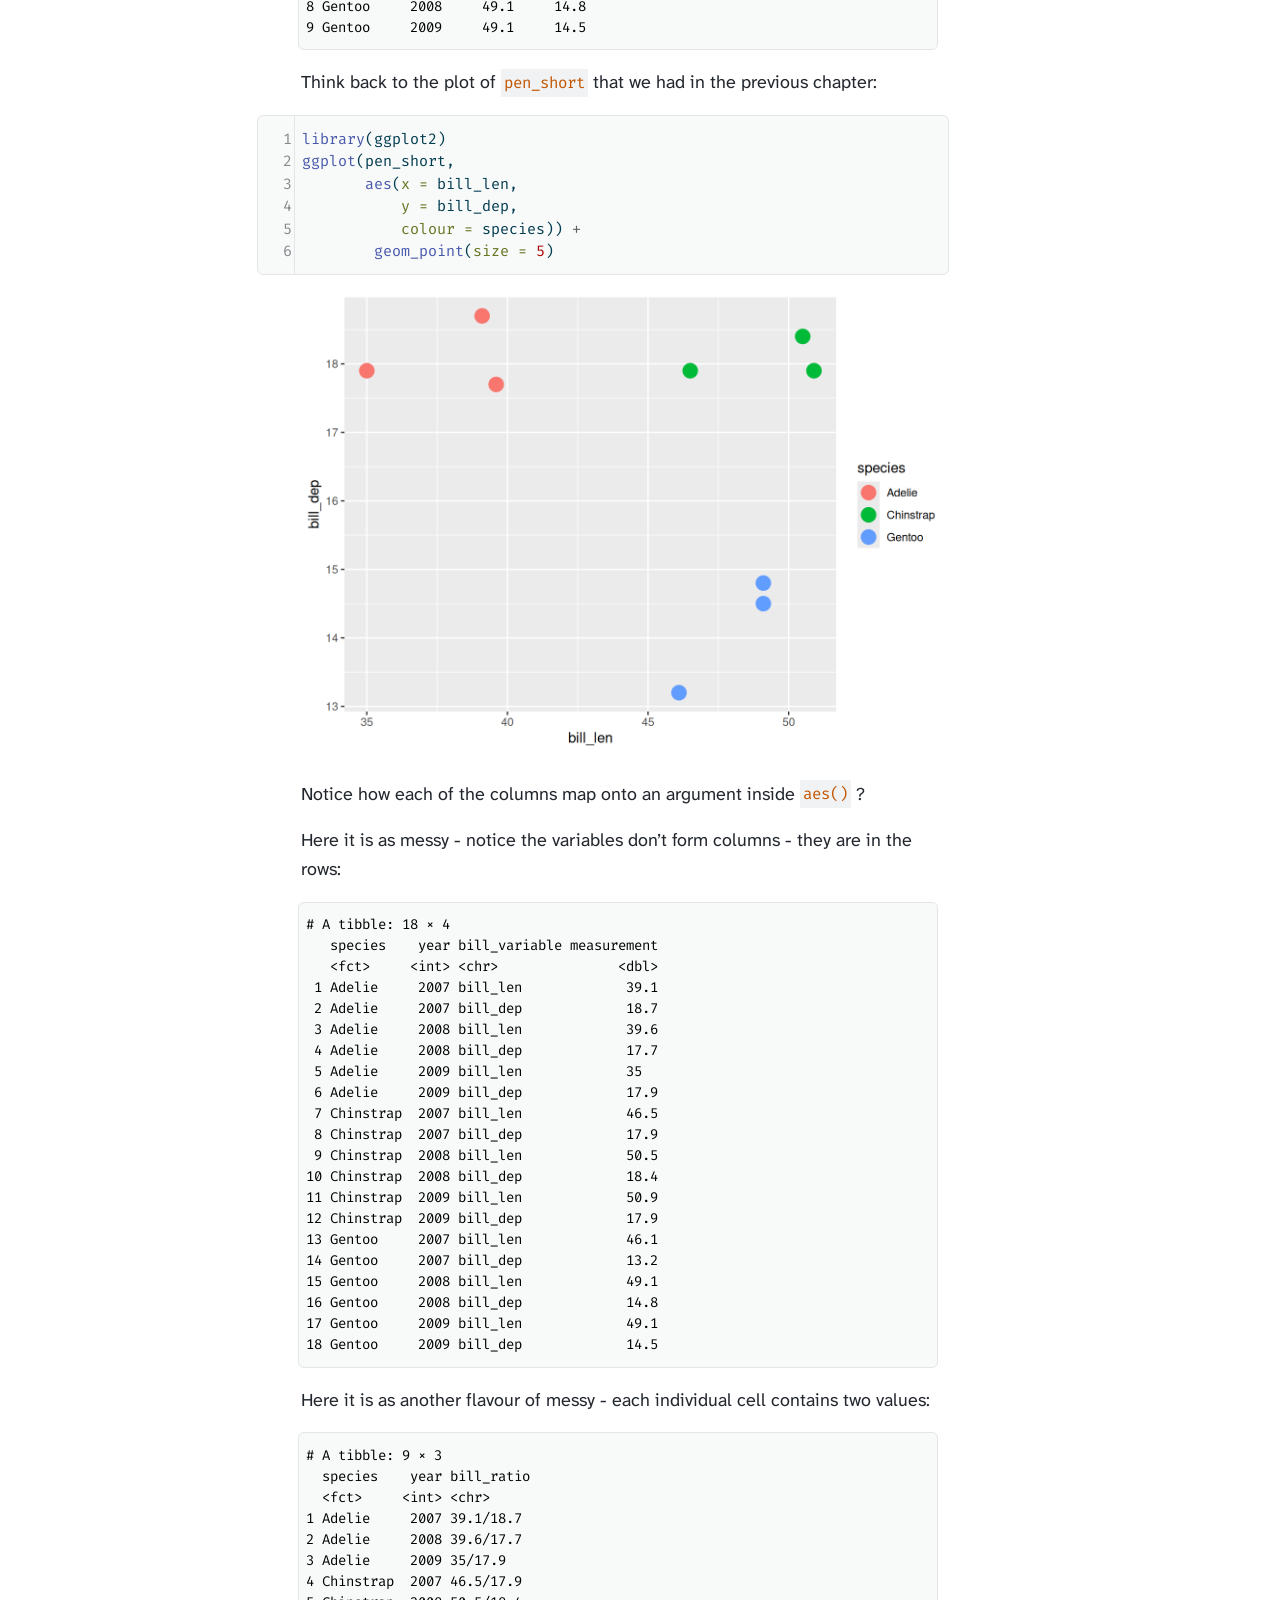
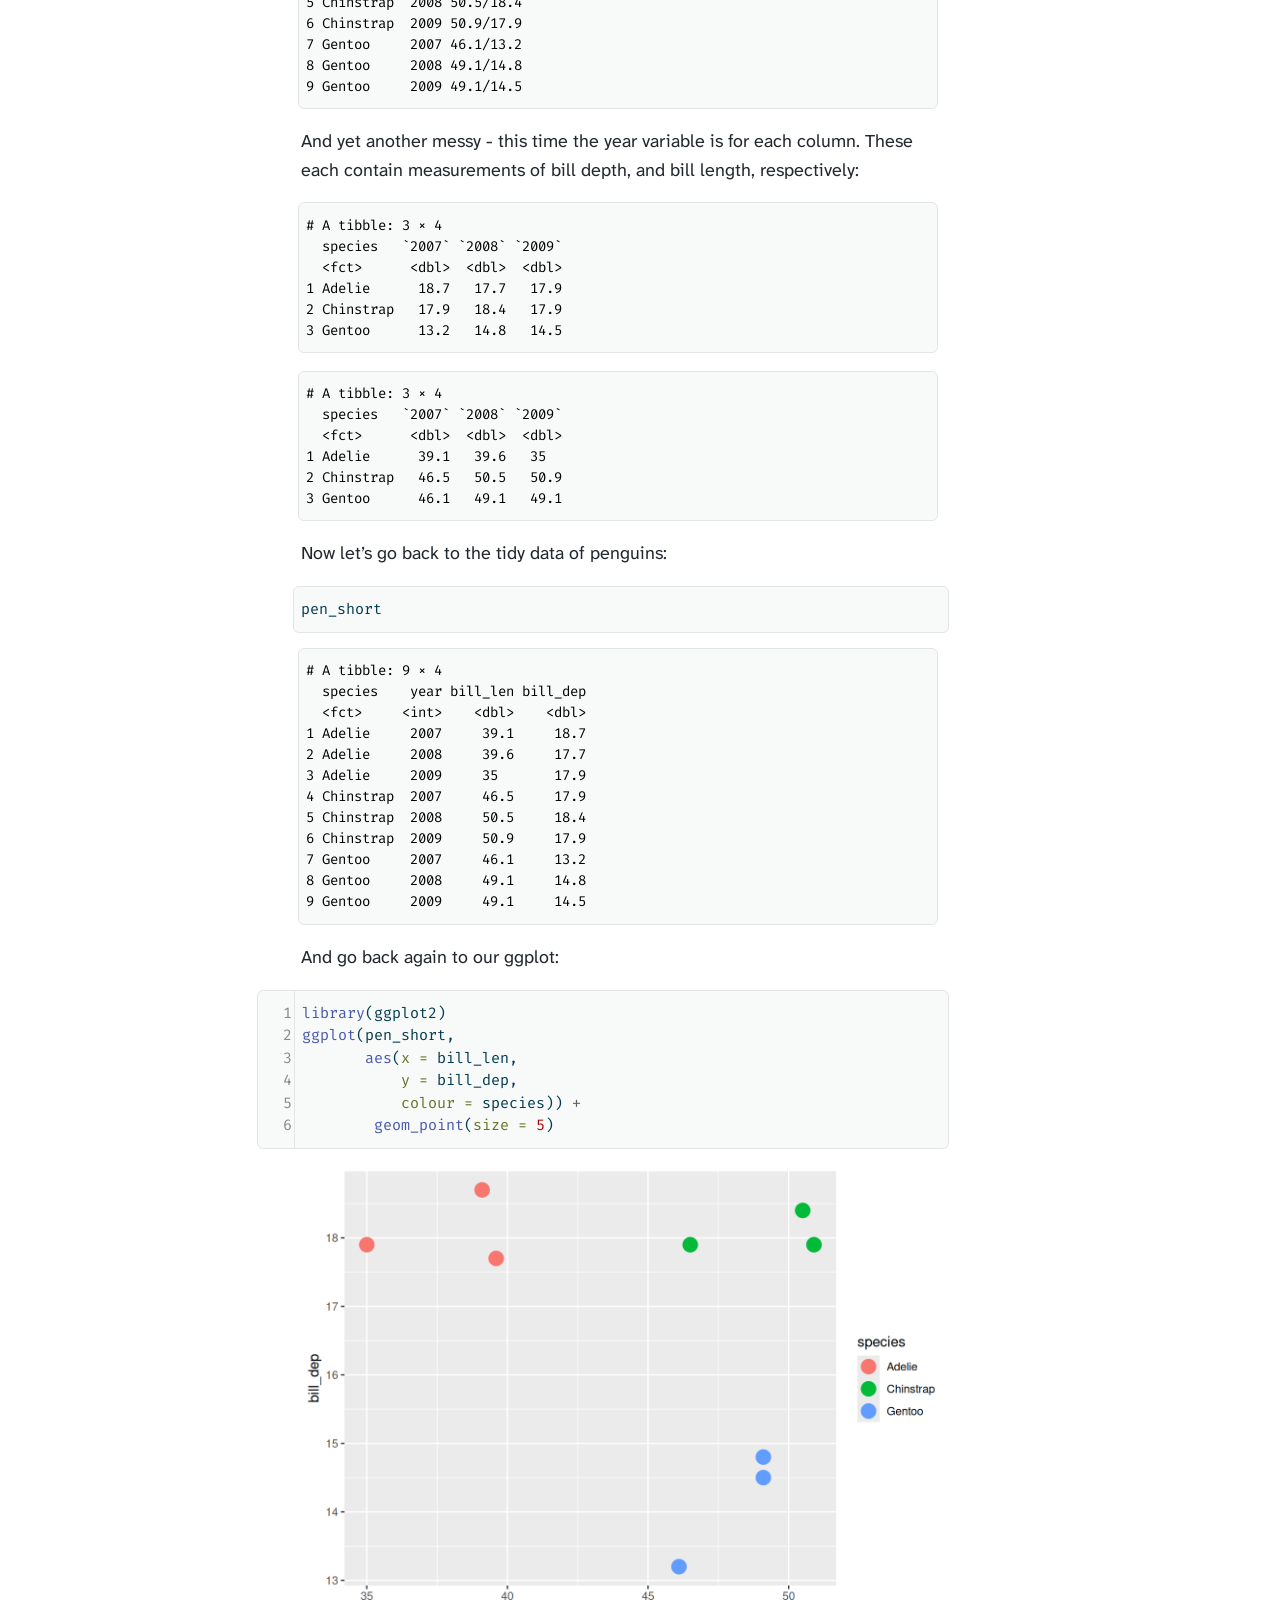
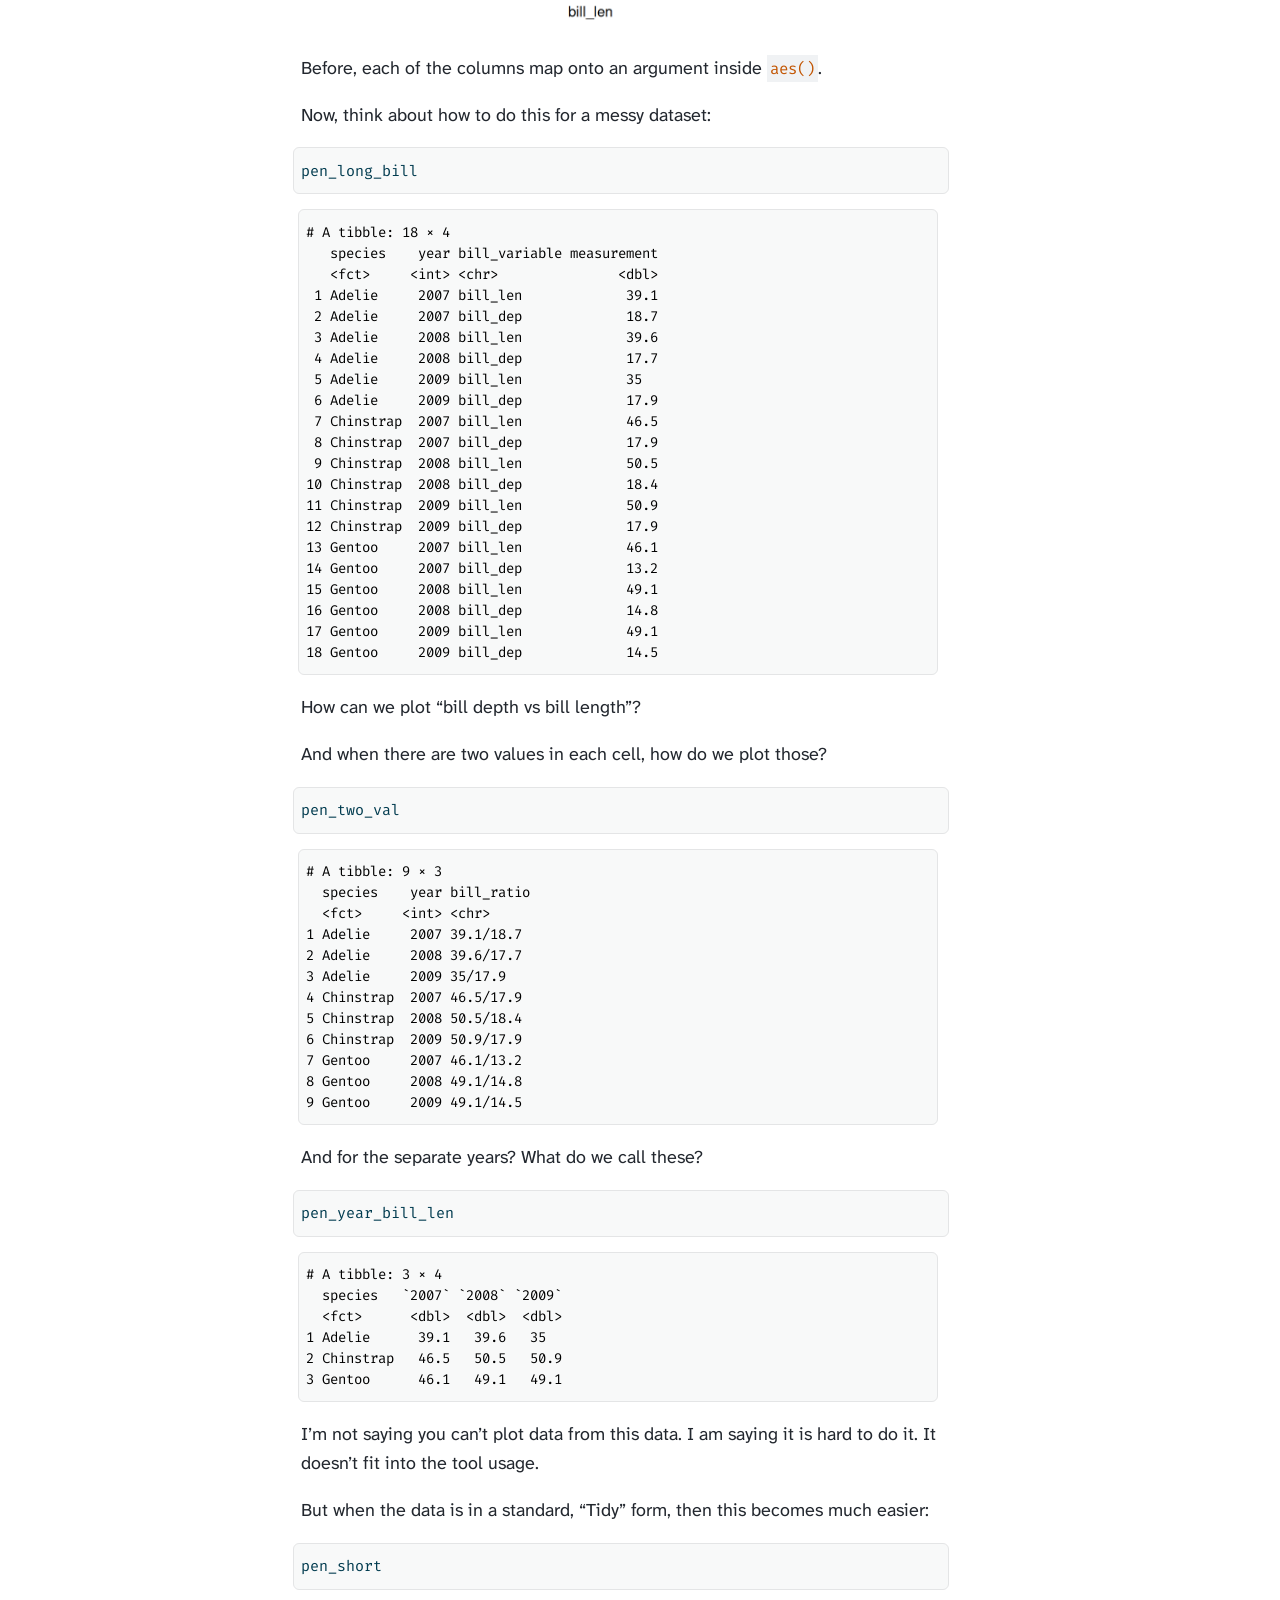
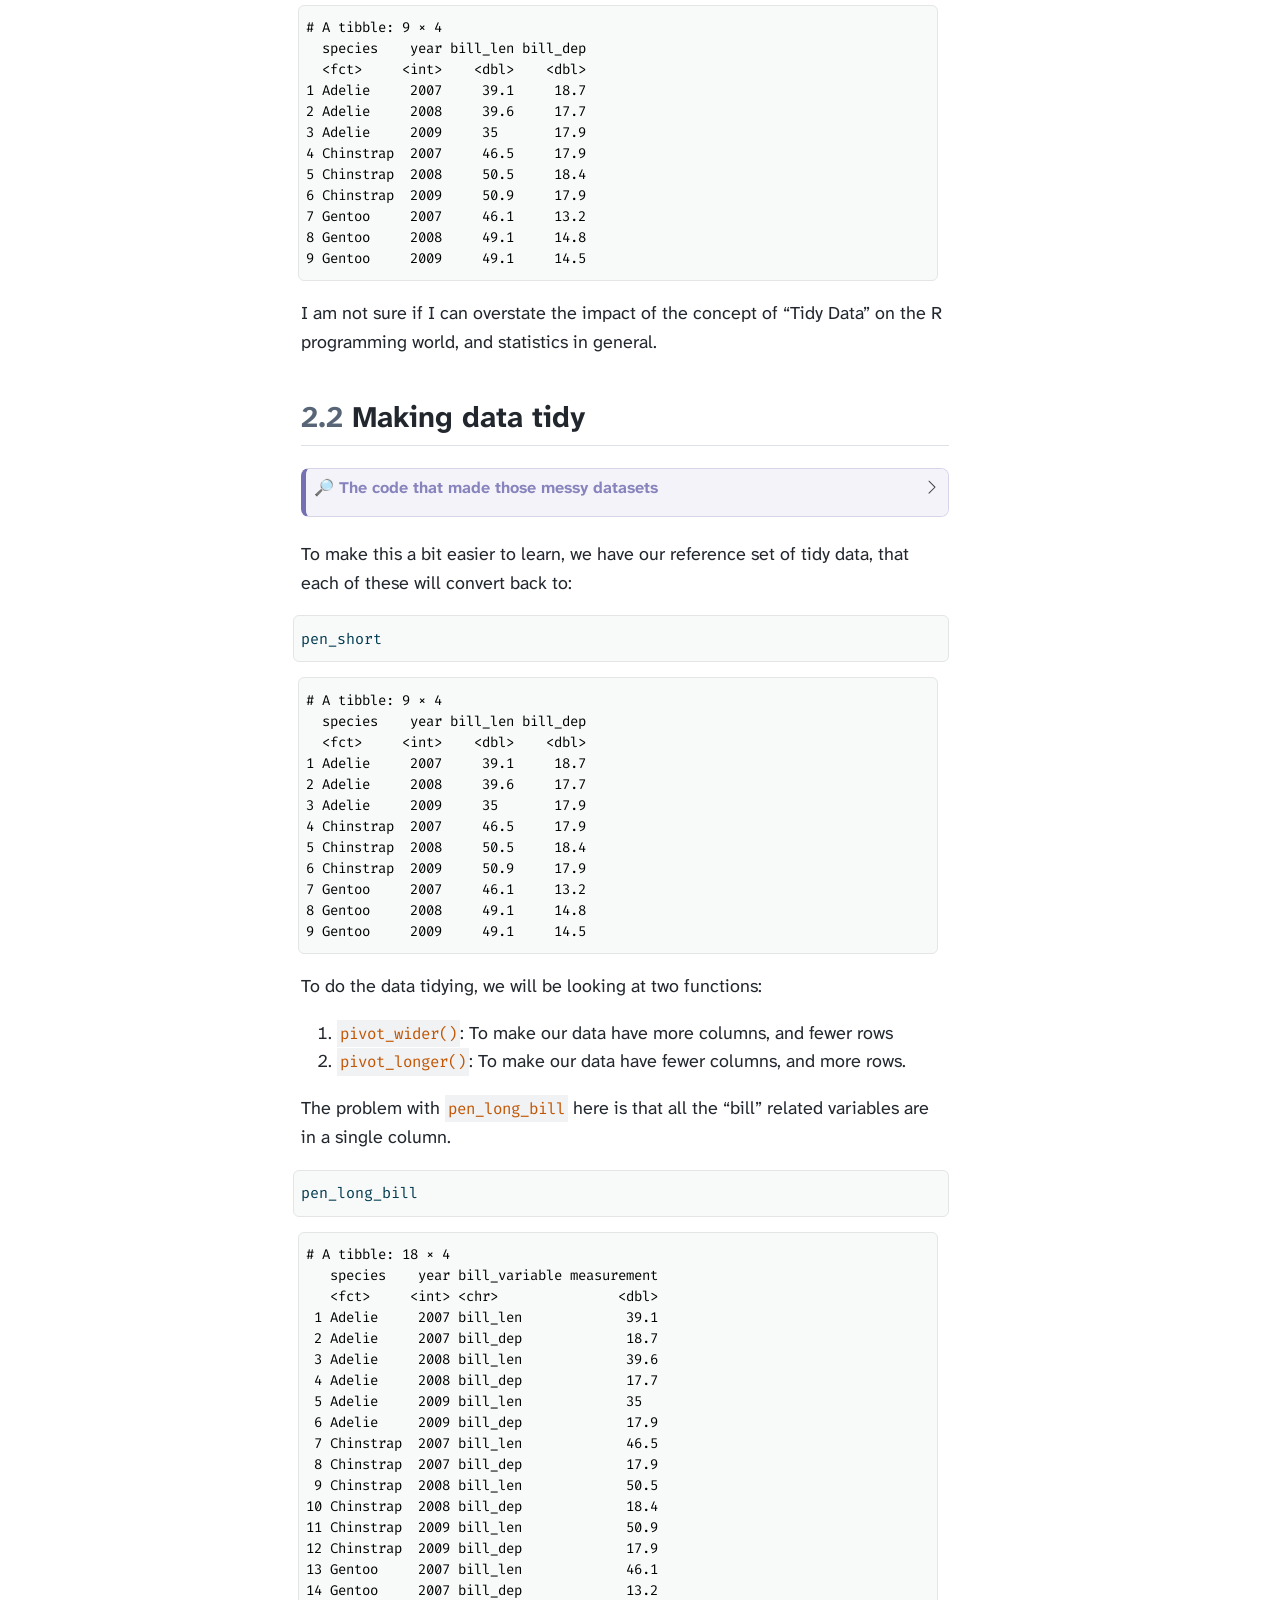
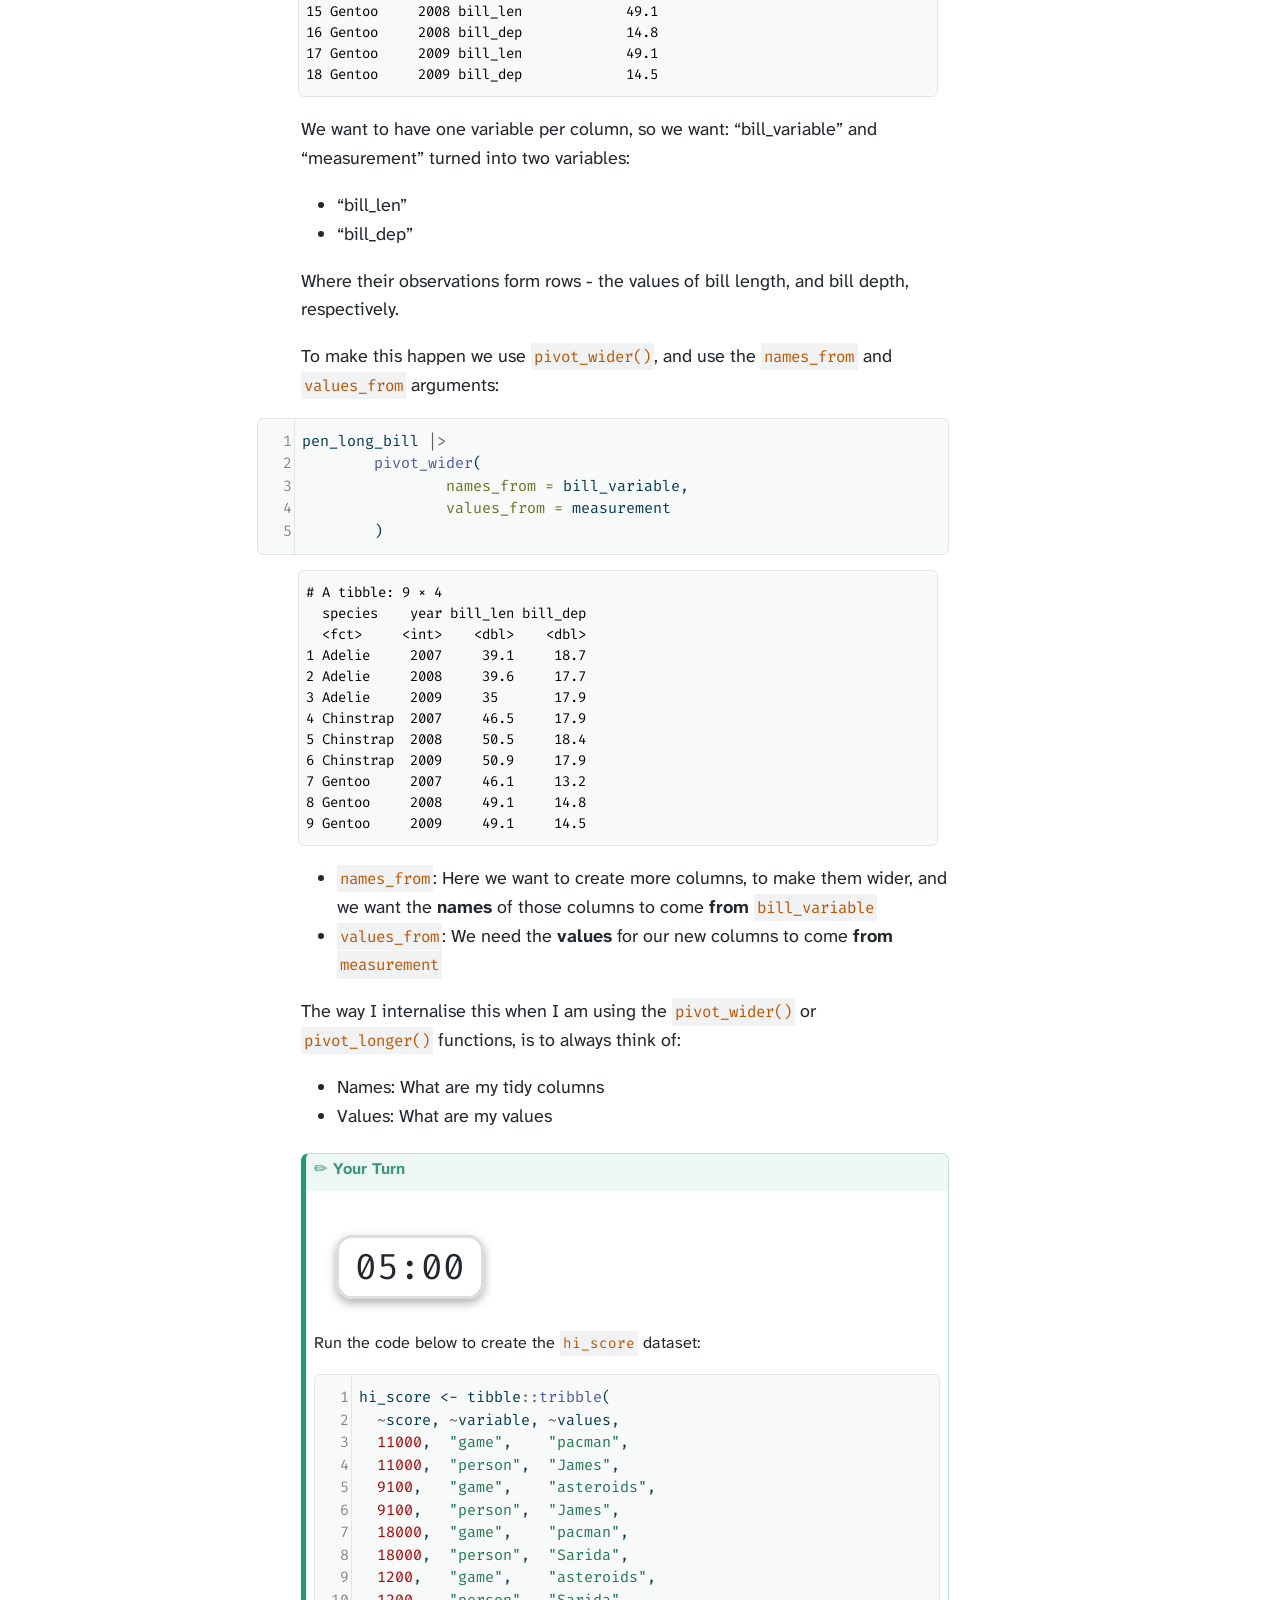
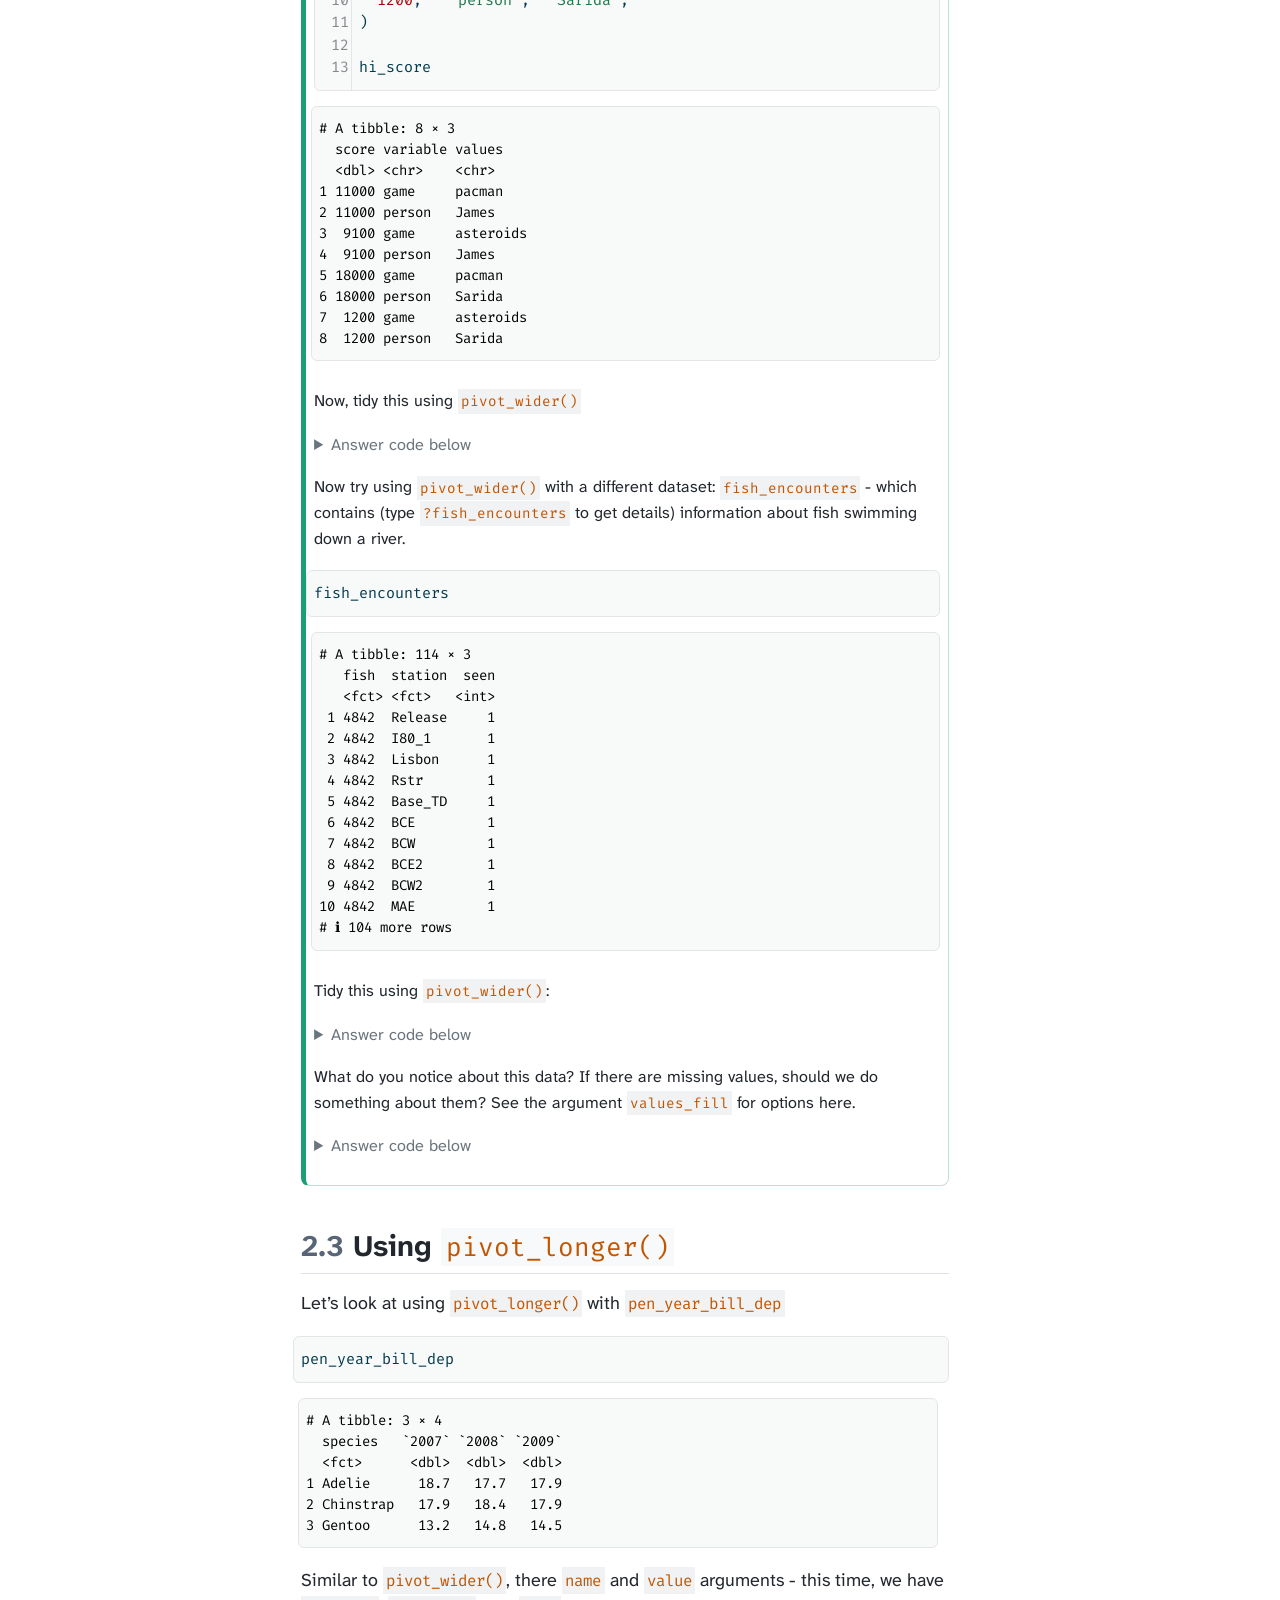
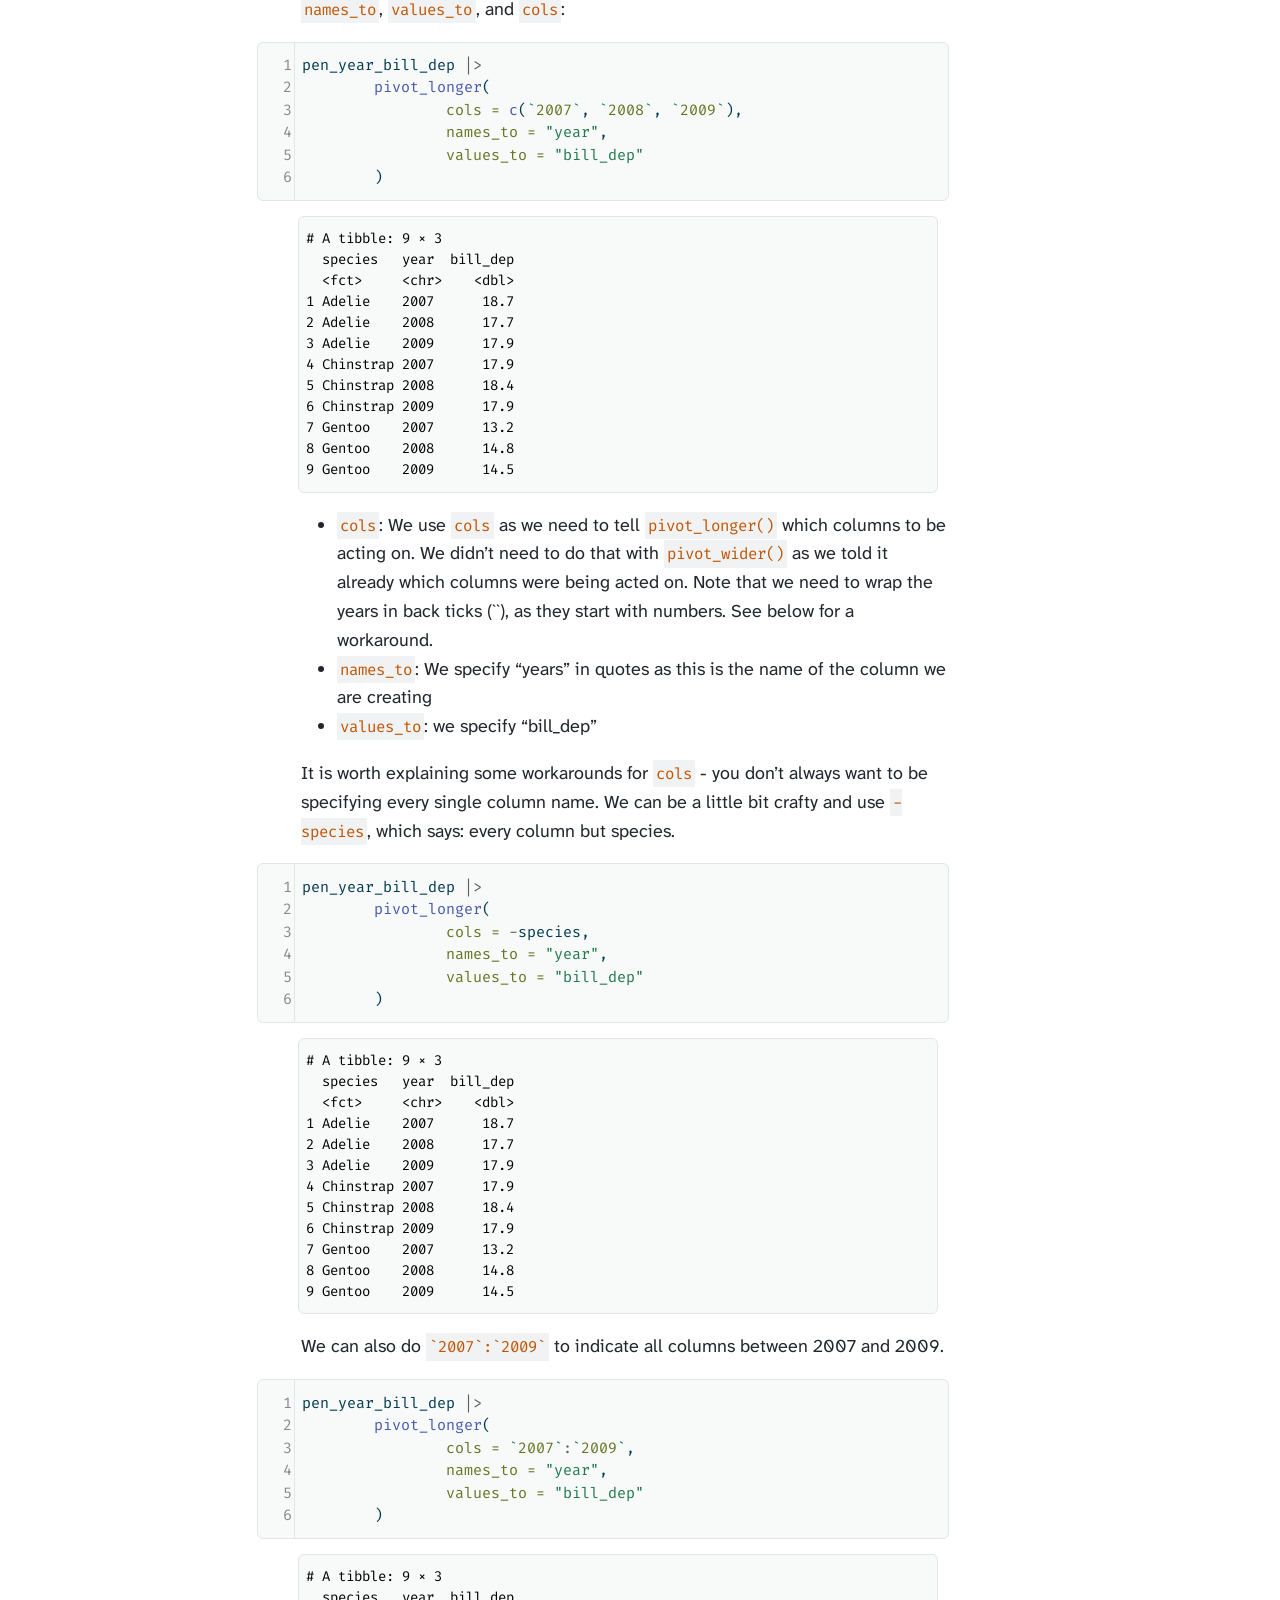
<file: shape-of-your-data.html>
<!DOCTYPE html>
<html xmlns="http://www.w3.org/1999/xhtml" lang="en" xml:lang="en"><head>

<meta charset="utf-8">
<meta name="generator" content="quarto-1.10.18">

<meta name="viewport" content="width=device-width, initial-scale=1.0, user-scalable=yes">


<title>2&nbsp; Tidy data for plotting – Making Better Graphs</title>
<style>
/* Default styles provided by pandoc.
** See https://pandoc.org/MANUAL.html#variables-for-html for config info.
*/
span.smallcaps{font-variant: small-caps;}
div.columns{display: flex; gap: 1.5em;}
div.column{flex: auto;}
@media screen {
div.columns{gap: min(4vw, 1.5em);}
div.column{overflow-x: auto;}
}
div.hanging-indent{margin-left: 1.5em; text-indent: -1.5em;}
ul.task-list{list-style: none;}
ul.task-list li input[type="checkbox"] {
  width: 0.8em;
  margin: 0 0.8em 0.2em -1em; /* quarto-specific, see https://github.com/quarto-dev/quarto-cli/issues/4556 */ 
  vertical-align: middle;
}
/* CSS for syntax highlighting */
html { -webkit-text-size-adjust: 100%; }
pre > code.sourceCode { white-space: pre; position: relative; }
pre > code.sourceCode > span { display: inline-block; line-height: 1.25; }
pre > code.sourceCode > span:empty { height: 1.2em; }
.sourceCode { overflow: visible; }
code.sourceCode > span { color: inherit; text-decoration: inherit; }
div.sourceCode { margin: 1em 0; }
pre.sourceCode { margin: 0; }
@media screen {
div.sourceCode { overflow: auto; }
}
@media print {
pre > code.sourceCode { white-space: pre-wrap; }
pre > code.sourceCode > span { text-indent: -5em; padding-left: 5em; }
}
pre.numberSource code
  { counter-reset: source-line 0; }
pre.numberSource code > span
  { position: relative; left: -4em; counter-increment: source-line; }
pre.numberSource code > span > a:first-child::before
  { content: counter(source-line);
    position: relative; left: -1em; text-align: right; vertical-align: baseline;
    border: none; display: inline-block;
    -webkit-touch-callout: none; -webkit-user-select: none;
    -khtml-user-select: none; -moz-user-select: none;
    -ms-user-select: none; user-select: none;
    padding: 0 4px; width: 4em;
  }
pre.numberSource { margin-left: 3em;  padding-left: 4px; }
div.sourceCode
  {   }
@media screen {
pre > code.sourceCode > span > a:first-child::before { text-decoration: underline; }
}
</style>


<script src="site_libs/quarto-nav/quarto-nav.js"></script>
<script src="site_libs/quarto-nav/headroom.min.js"></script>
<script src="site_libs/clipboard/clipboard.min.js"></script>
<script src="site_libs/quarto-search/autocomplete.umd.js"></script>
<script src="site_libs/quarto-search/fuse.min.js"></script>
<script src="site_libs/quarto-search/quarto-search.js"></script>
<meta name="quarto:offset" content="./">
<link href="./what-gets-computed.html" rel="next">
<link href="./anatomy-of-a-ggplot.html" rel="prev">
<script src="site_libs/quarto-html/quarto.js" type="module"></script>
<script src="site_libs/quarto-html/tabsets/tabsets.js" type="module"></script>
<script src="site_libs/quarto-html/popper.min.js"></script>
<script src="site_libs/quarto-html/tippy.umd.min.js"></script>
<script src="site_libs/quarto-html/anchor.min.js"></script>
<link href="site_libs/quarto-html/tippy.css" rel="stylesheet">
<link href="site_libs/quarto-html/quarto-syntax-highlighting-b45b7b0fa9169e986df15f1ef60a279c.css" rel="stylesheet" id="quarto-text-highlighting-styles">
<script src="site_libs/bootstrap/bootstrap.min.js"></script>
<link href="site_libs/bootstrap/bootstrap-icons.css" rel="stylesheet">
<link href="site_libs/bootstrap/bootstrap-020cafe2c5162b14dfdb8f310a12914a.min.css" rel="stylesheet" append-hash="true" id="quarto-bootstrap" data-mode="light">
<script id="quarto-search-options" type="application/json">{
  "location": "sidebar",
  "copy-button": false,
  "collapse-after": 3,
  "panel-placement": "start",
  "type": "textbox",
  "limit": 50,
  "keyboard-shortcut": [
    "f",
    "/",
    "s"
  ],
  "show-item-context": false,
  "language": {
    "search-no-results-text": "No results",
    "search-matching-documents-text": "matching documents",
    "search-copy-link-title": "Copy link to search",
    "search-hide-matches-text": "Hide additional matches",
    "search-more-match-text": "more match in this document",
    "search-more-matches-text": "more matches in this document",
    "search-clear-button-title": "Clear",
    "search-text-placeholder": "",
    "search-detached-cancel-button-title": "Cancel",
    "search-submit-button-title": "Submit",
    "search-label": "Search"
  }
}</script>
<link href="site_libs/countdown-0.6.0/countdown.css" rel="stylesheet">
<script src="site_libs/countdown-0.6.0/countdown.js"></script>


</head>

<body class="nav-sidebar floating quarto-light">

<div id="quarto-search-results"></div>
  <header id="quarto-header" class="headroom fixed-top">
  <nav class="quarto-secondary-nav">
    <div class="container-fluid d-flex">
      <button type="button" class="quarto-btn-toggle btn" data-bs-toggle="collapse" role="button" data-bs-target=".quarto-sidebar-collapse-item" aria-controls="quarto-sidebar" aria-expanded="false" aria-label="Toggle sidebar navigation" onclick="if (window.quartoToggleHeadroom) { window.quartoToggleHeadroom(); }">
        <i class="bi bi-layout-text-sidebar-reverse"></i>
      </button>
        <nav class="quarto-page-breadcrumbs" aria-label="breadcrumb"><ol class="breadcrumb"><li class="breadcrumb-item"><a href="./shape-of-your-data.html"><span class="chapter-number">2</span>&nbsp; <span class="chapter-title">Tidy data for plotting</span></a></li></ol></nav>
        <a class="flex-grow-1" role="navigation" data-bs-toggle="collapse" data-bs-target=".quarto-sidebar-collapse-item" aria-controls="quarto-sidebar" aria-expanded="false" aria-label="Toggle sidebar navigation" onclick="if (window.quartoToggleHeadroom) { window.quartoToggleHeadroom(); }">      
        </a>
      <button type="button" class="btn quarto-search-button" aria-label="Search" onclick="window.quartoOpenSearch();">
        <i class="bi bi-search"></i>
      </button>
    </div>
  </nav>
</header>
<!-- content -->
<div id="quarto-content" class="quarto-container page-columns page-rows-contents page-layout-article">
<!-- sidebar -->
  <nav id="quarto-sidebar" class="sidebar collapse collapse-horizontal quarto-sidebar-collapse-item sidebar-navigation floating overflow-auto">
    <div class="pt-lg-2 mt-2 text-left sidebar-header">
    <div class="sidebar-title mb-0 py-0">
      <a href="./">Making Better Graphs</a> 
        <div class="sidebar-tools-main">
    <a href="https://github.com/njtierney/bettervis" title="Source Code" class="quarto-navigation-tool px-1" aria-label="Source Code"><i class="bi bi-github"></i></a>
</div>
    </div>
      </div>
        <div class="mt-2 flex-shrink-0 align-items-center">
        <div class="sidebar-search">
        <div id="quarto-search" class="" title="Search"></div>
        </div>
        </div>
    <div class="sidebar-menu-container"> 
    <ul class="list-unstyled mt-1">
        <li class="sidebar-item">
  <div class="sidebar-item-container"> 
  <a href="./index.html" class="sidebar-item-text sidebar-link">
 <span class="menu-text">Welcome</span></a>
  </div>
</li>
        <li class="sidebar-item">
  <div class="sidebar-item-container"> 
  <a href="./setup.html" class="sidebar-item-text sidebar-link">
 <span class="menu-text">Setup</span></a>
  </div>
</li>
        <li class="sidebar-item">
  <div class="sidebar-item-container"> 
  <a href="./anatomy-of-a-ggplot.html" class="sidebar-item-text sidebar-link">
 <span class="menu-text"><span class="chapter-number">1</span>&nbsp; <span class="chapter-title">Anatomy of a ggplot</span></span></a>
  </div>
</li>
        <li class="sidebar-item">
  <div class="sidebar-item-container"> 
  <a href="./shape-of-your-data.html" class="sidebar-item-text sidebar-link active">
 <span class="menu-text"><span class="chapter-number">2</span>&nbsp; <span class="chapter-title">Tidy data for plotting</span></span></a>
  </div>
</li>
        <li class="sidebar-item">
  <div class="sidebar-item-container"> 
  <a href="./what-gets-computed.html" class="sidebar-item-text sidebar-link">
 <span class="menu-text"><span class="chapter-number">3</span>&nbsp; <span class="chapter-title">What gets computed</span></span></a>
  </div>
</li>
        <li class="sidebar-item">
  <div class="sidebar-item-container"> 
  <a href="./what-am-i-comparing.html" class="sidebar-item-text sidebar-link">
 <span class="menu-text"><span class="chapter-number">4</span>&nbsp; <span class="chapter-title">Comparing groups</span></span></a>
  </div>
</li>
        <li class="sidebar-item">
  <div class="sidebar-item-container"> 
  <a href="./whats-in-the-way.html" class="sidebar-item-text sidebar-link">
 <span class="menu-text"><span class="chapter-number">5</span>&nbsp; <span class="chapter-title">Clutter and overplotting</span></span></a>
  </div>
</li>
        <li class="sidebar-item">
  <div class="sidebar-item-container"> 
  <a href="./where-should-the-eye-go.html" class="sidebar-item-text sidebar-link">
 <span class="menu-text"><span class="chapter-number">6</span>&nbsp; <span class="chapter-title">Colour and emphasis</span></span></a>
  </div>
</li>
        <li class="sidebar-item">
  <div class="sidebar-item-container"> 
  <a href="./making-it-land.html" class="sidebar-item-text sidebar-link">
 <span class="menu-text"><span class="chapter-number">7</span>&nbsp; <span class="chapter-title">Labels, themes and saving</span></span></a>
  </div>
</li>
    </ul>
    </div>
</nav>
<div id="quarto-sidebar-glass" class="quarto-sidebar-collapse-item" data-bs-toggle="collapse" data-bs-target=".quarto-sidebar-collapse-item"></div>
<!-- margin-sidebar -->
    <div id="quarto-margin-sidebar" class="sidebar margin-sidebar">
        <nav id="TOC" role="doc-toc" class="toc-active">
    <h2 id="toc-title">Table of contents</h2>
   
  <ul>
  <li><a href="#overview" id="toc-overview" class="nav-link active" data-scroll-target="#overview">Overview</a></li>
  <li><a href="#what-ggplot2-expects-tidy-data" id="toc-what-ggplot2-expects-tidy-data" class="nav-link" data-scroll-target="#what-ggplot2-expects-tidy-data"><span class="header-section-number">2.1</span> What ggplot2 expects: Tidy Data</a></li>
  <li><a href="#making-data-tidy" id="toc-making-data-tidy" class="nav-link" data-scroll-target="#making-data-tidy"><span class="header-section-number">2.2</span> Making data tidy</a></li>
  <li><a href="#using-pivot_longer" id="toc-using-pivot_longer" class="nav-link" data-scroll-target="#using-pivot_longer"><span class="header-section-number">2.3</span> Using <code>pivot_longer()</code></a></li>
  <li><a href="#separating-columns-to-make-them-tidy" id="toc-separating-columns-to-make-them-tidy" class="nav-link" data-scroll-target="#separating-columns-to-make-them-tidy"><span class="header-section-number">2.4</span> Separating columns to make them tidy</a></li>
  <li><a href="#sawtoothing" id="toc-sawtoothing" class="nav-link" data-scroll-target="#sawtoothing"><span class="header-section-number">2.5</span> Sawtoothing</a></li>
  <li><a href="#missing-data" id="toc-missing-data" class="nav-link" data-scroll-target="#missing-data"><span class="header-section-number">2.6</span> Missing Data</a></li>
  <li>Links</li>
  </ul>
<div class="toc-actions"><ul><li><a href="https://github.com/njtierney/bettervis/edit/main/shape-of-your-data.qmd" class="toc-action"><i class="bi bi-github"></i>Edit this page</a></li><li><a href="https://github.com/njtierney/bettervis/issues/new" class="toc-action"><i class="bi empty"></i>Report an issue</a></li></ul></div></nav>
    </div>
<!-- main -->
<main class="content" id="quarto-document-content">

<header id="title-block-header" class="quarto-title-block default">
<div class="quarto-title">
<h1 class="title"><span id="sec-tidy" class="quarto-section-identifier"><span class="chapter-number">2</span>&nbsp; <span class="chapter-title">Tidy data for plotting</span></span></h1>
</div>



<div class="quarto-title-meta">

    
  
    
  </div>
  


</header>


<p><img src="images/banners/shape-of-your-data.png" class="img-fluid"></p>
<!-- The "shape" wording is gone: the title, the {#sec-tidy} anchor, every
@sec-tidy reference and schedule.md all say tidy now. The filename and the
banner image are the last two, and they change the published URL, so they are
noted in class-notes/course-todo.md rather than done quietly. -->
<p>In my experience, a lot of my ggplot problems were actually problems with my data, and how I had it formatted. I found this was especially so early on, when I was learning how to use ggplot.</p>
<p>I believe these data problems are somewhat solved by making sure your data is in a format called “tidy data”. We will talk about what that means, and how to spot data that isn’t “tidy”, and fix it.</p>
<p>We also come back to those missing observations in the oceanbuoys data we look at in <a href="anatomy-of-a-ggplot.html" class="quarto-xref"><span>Chapter 1</span></a>.</p>
<section id="overview" class="level2 unnumbered overview">
<h2 class="unnumbered anchored" data-anchor-id="overview">Overview</h2>
<p><strong>Duration</strong> 40 minutes</p>
<p><strong>Questions</strong></p>
<!-- These map onto the sections below, in order. If you move a section, move its question. -->
<ul>
<li>What does ggplot2 expect my data to look like?</li>
<li>How do I make sure the data given is indeed “tidy data”?</li>
<li>Why did my line graph come out as a sawtooth?</li>
<li>What happened to the rows with missing values?</li>
</ul>
<p><strong>What you need this session</strong></p>
<ul>
<li>A session of RStudio open</li>
<li>Something to draw on, and something to draw with</li>
<li>The following packages installed</li>
</ul>
<div class="cell">
<div class="code-copy-outer-scaffold"><div class="sourceCode cell-code" id="cb1"><pre class="sourceCode numberSource r number-lines code-with-copy"><code class="sourceCode r"><span id="cb1-1"><a href="#cb1-1" aria-label="1"></a><span class="fu">library</span>(dplyr)</span>
<span id="cb1-2"><a href="#cb1-2" aria-label="2"></a><span class="fu">library</span>(tidyr)</span>
<span id="cb1-3"><a href="#cb1-3" aria-label="3"></a><span class="fu">library</span>(naniar)</span>
<span id="cb1-4"><a href="#cb1-4" aria-label="4"></a><span class="fu">library</span>(visdat)</span></code></pre></div><button title="Copy to Clipboard" class="code-copy-button"><i class="bi"></i></button></div>
</div>
<div class="cell">
<div class="code-copy-outer-scaffold"><div class="sourceCode cell-code" id="cb2"><pre class="sourceCode numberSource r number-lines code-with-copy"><code class="sourceCode r"><span id="cb2-1"><a href="#cb2-1" aria-label="1"></a><span class="fu">library</span>(countdown)</span></code></pre></div><button title="Copy to Clipboard" class="code-copy-button"><i class="bi"></i></button></div>
</div>
</section>
<section id="what-ggplot2-expects-tidy-data" class="level2" data-number="2.1">
<h2 data-number="2.1" class="anchored" data-anchor-id="what-ggplot2-expects-tidy-data"><span class="header-section-number">2.1</span> What ggplot2 expects: Tidy Data</h2>
<p>The <code>ggplot2</code> package expects data in a specific format, called “Tidy Data”.</p>
<p>Tidy data is three rules:</p>
<ol type="1">
<li>Every variable has its own column</li>
<li>Every observation has its own row</li>
<li>Every value has its own cell</li>
</ol>
<p>I find it easier to check those rules by writing them down or filling in the blanks, something like:</p>
<blockquote class="blockquote">
<ul>
<li>The variables in the data are: ___</li>
<li>Each row (observation) represents: ___</li>
<li>Each cell (value) contains: ___</li>
</ul>
</blockquote>
<div class="cell">
<div class="code-copy-outer-scaffold"><div class="sourceCode cell-code" id="cb3"><pre class="sourceCode numberSource r number-lines code-with-copy"><code class="sourceCode r"><span id="cb3-1"><a href="#cb3-1" aria-label="1"></a>pen_short <span class="ot">&lt;-</span> penguins <span class="sc">|&gt;</span> </span>
<span id="cb3-2"><a href="#cb3-2" aria-label="2"></a>        <span class="fu">as_tibble</span>() <span class="sc">|&gt;</span> </span>
<span id="cb3-3"><a href="#cb3-3" aria-label="3"></a>        <span class="fu">select</span>(species, year, bill_len, bill_dep) <span class="sc">|&gt;</span> </span>
<span id="cb3-4"><a href="#cb3-4" aria-label="4"></a>        <span class="fu">drop_na</span>() <span class="sc">|&gt;</span> </span>
<span id="cb3-5"><a href="#cb3-5" aria-label="5"></a>        <span class="fu">group_by</span>(species, year) <span class="sc">|&gt;</span> </span>
<span id="cb3-6"><a href="#cb3-6" aria-label="6"></a>        <span class="fu">slice</span>(<span class="dv">1</span>) <span class="sc">|&gt;</span> </span>
<span id="cb3-7"><a href="#cb3-7" aria-label="7"></a>        <span class="fu">ungroup</span>()</span>
<span id="cb3-8"><a href="#cb3-8" aria-label="8"></a></span>
<span id="cb3-9"><a href="#cb3-9" aria-label="9"></a>pen_short</span></code></pre></div><button title="Copy to Clipboard" class="code-copy-button"><i class="bi"></i></button></div>
<div class="cell-output cell-output-stdout">
<pre><code># A tibble: 9 × 4
  species    year bill_len bill_dep
  &lt;fct&gt;     &lt;int&gt;    &lt;dbl&gt;    &lt;dbl&gt;
1 Adelie     2007     39.1     18.7
2 Adelie     2008     39.6     17.7
3 Adelie     2009     35       17.9
4 Chinstrap  2007     46.5     17.9
5 Chinstrap  2008     50.5     18.4
6 Chinstrap  2009     50.9     17.9
7 Gentoo     2007     46.1     13.2
8 Gentoo     2008     49.1     14.8
9 Gentoo     2009     49.1     14.5</code></pre>
</div>
</div>
<p>For <code>pen_short</code>, that gives us:</p>
<blockquote class="blockquote">
<ul>
<li><strong>The variables in the data are:</strong> species, year, bill_len, bill_dep</li>
<li><strong>Each row (observation) represents:</strong> one penguin, measured in that year</li>
<li><strong>Each cell (value) contains:</strong> a single value</li>
</ul>
</blockquote>
<p>This is a similar to what we did in <a href="anatomy-of-a-ggplot.html" class="quarto-xref"><span>Chapter 1</span></a>, but in the other direction. There we said the plot in a sentence before we drew it. Here we say the data in a sentence before we plot it.</p>
<p>If I’m having a hard time working out what the data should look like, I’ll even sketch a table:</p>
<p><img src="images/sketches/sketch-data-tbl.png" class="img-fluid"></p>
<p>As you get more comfortable with R, you can even start to create what the data should look like as a data.frame from scratch - saying out aloud:</p>
<blockquote class="blockquote">
<ul>
<li>our variables are…</li>
<li>each row contains …</li>
<li>each cell contains…</li>
</ul>
</blockquote>
<div class="cell">
<div class="code-copy-outer-scaffold"><div class="sourceCode cell-code" id="cb5"><pre class="sourceCode numberSource r number-lines code-with-copy"><code class="sourceCode r"><span id="cb5-1"><a href="#cb5-1" aria-label="1"></a>example <span class="ot">&lt;-</span> <span class="fu">data.frame</span>(</span>
<span id="cb5-2"><a href="#cb5-2" aria-label="2"></a>  <span class="at">species =</span> <span class="fu">c</span>(<span class="st">"gentoo"</span>, <span class="st">"chinstrap"</span>, <span class="st">"adelie"</span>),</span>
<span id="cb5-3"><a href="#cb5-3" aria-label="3"></a>  <span class="at">year =</span> <span class="fu">c</span>(<span class="dv">2007</span>, <span class="dv">2008</span>, <span class="dv">2009</span>),</span>
<span id="cb5-4"><a href="#cb5-4" aria-label="4"></a>  <span class="at">bill_len =</span> <span class="fu">c</span>(<span class="fl">44.2</span>, <span class="fl">43.5</span>, <span class="fl">58.6</span>),</span>
<span id="cb5-5"><a href="#cb5-5" aria-label="5"></a>  <span class="at">bill_dep =</span> <span class="fu">c</span>(<span class="fl">13.1</span>,<span class="fl">17.15</span>, <span class="fl">21.5</span>)</span>
<span id="cb5-6"><a href="#cb5-6" aria-label="6"></a>)</span>
<span id="cb5-7"><a href="#cb5-7" aria-label="7"></a></span>
<span id="cb5-8"><a href="#cb5-8" aria-label="8"></a>example</span></code></pre></div><button title="Copy to Clipboard" class="code-copy-button"><i class="bi"></i></button></div>
<div class="cell-output cell-output-stdout">
<pre><code>    species year bill_len bill_dep
1    gentoo 2007     44.2    13.10
2 chinstrap 2008     43.5    17.15
3    adelie 2009     58.6    21.50</code></pre>
</div>
</div>
<p>I find using <code>tibble::tribble()</code> can be nice for this, as the data format is more human-readable. It doesn’t scale super well for hand writing out data, though:</p>
<div class="tabset-margin-container"></div><div class="panel-tabset">
<ul class="nav nav-tabs" role="tablist"><li class="nav-item" role="presentation"><a class="nav-link active" id="tabset-1-1-tab" data-bs-toggle="tab" data-bs-target="#tabset-1-1" role="tab" aria-controls="tabset-1-1" aria-selected="true" href="">data.frame / tibble</a></li><li class="nav-item" role="presentation"><a class="nav-link" id="tabset-1-2-tab" data-bs-toggle="tab" data-bs-target="#tabset-1-2" role="tab" aria-controls="tabset-1-2" aria-selected="false" href="">tibble::tribble</a></li></ul>
<div class="tab-content">
<div id="tabset-1-1" class="tab-pane active" role="tabpanel" aria-labelledby="tabset-1-1-tab">
<div class="cell">
<div class="code-copy-outer-scaffold"><div class="sourceCode cell-code" id="cb7"><pre class="sourceCode numberSource r number-lines code-with-copy"><code class="sourceCode r"><span id="cb7-1"><a href="#cb7-1" aria-label="1"></a><span class="fu">tibble</span>(</span>
<span id="cb7-2"><a href="#cb7-2" aria-label="2"></a>  <span class="at">species =</span> <span class="fu">c</span>(<span class="st">"gentoo"</span>, <span class="st">"chinstrap"</span>, <span class="st">"adelie"</span>),</span>
<span id="cb7-3"><a href="#cb7-3" aria-label="3"></a>  <span class="at">year =</span> <span class="fu">c</span>(<span class="dv">2007</span>, <span class="dv">2008</span>, <span class="dv">2009</span>),</span>
<span id="cb7-4"><a href="#cb7-4" aria-label="4"></a>  <span class="at">bill_len =</span> <span class="fu">c</span>(<span class="fl">44.2</span>, <span class="fl">43.5</span>, <span class="fl">58.6</span>),</span>
<span id="cb7-5"><a href="#cb7-5" aria-label="5"></a>  <span class="at">bill_dep =</span> <span class="fu">c</span>(<span class="fl">13.1</span>,<span class="fl">17.15</span>, <span class="fl">21.5</span>)</span>
<span id="cb7-6"><a href="#cb7-6" aria-label="6"></a>)</span></code></pre></div><button title="Copy to Clipboard" class="code-copy-button"><i class="bi"></i></button></div>
<div class="cell-output cell-output-stdout">
<pre><code># A tibble: 3 × 4
  species    year bill_len bill_dep
  &lt;chr&gt;     &lt;dbl&gt;    &lt;dbl&gt;    &lt;dbl&gt;
1 gentoo     2007     44.2     13.1
2 chinstrap  2008     43.5     17.2
3 adelie     2009     58.6     21.5</code></pre>
</div>
</div>
</div>
<div id="tabset-1-2" class="tab-pane" role="tabpanel" aria-labelledby="tabset-1-2-tab">
<div class="cell">
<div class="code-copy-outer-scaffold"><div class="sourceCode cell-code" id="cb9"><pre class="sourceCode numberSource r number-lines code-with-copy"><code class="sourceCode r"><span id="cb9-1"><a href="#cb9-1" aria-label="1"></a>tibble<span class="sc">::</span><span class="fu">tribble</span>(</span>
<span id="cb9-2"><a href="#cb9-2" aria-label="2"></a>  <span class="sc">~</span>species,     <span class="sc">~</span>year, <span class="sc">~</span>bill_len, <span class="sc">~</span>bill_dep,</span>
<span id="cb9-3"><a href="#cb9-3" aria-label="3"></a>   <span class="st">"gentoo"</span>,    <span class="dv">2007</span>,   <span class="fl">44.2</span>,      <span class="fl">13.1</span>,</span>
<span id="cb9-4"><a href="#cb9-4" aria-label="4"></a>   <span class="st">"chinstrap"</span>, <span class="dv">2008</span>,   <span class="fl">43.5</span>,      <span class="fl">17.15</span>,</span>
<span id="cb9-5"><a href="#cb9-5" aria-label="5"></a>   <span class="st">"adelie"</span>,     <span class="dv">2009</span>,   <span class="fl">58.6</span>,      <span class="fl">21.5</span></span>
<span id="cb9-6"><a href="#cb9-6" aria-label="6"></a>)</span></code></pre></div><button title="Copy to Clipboard" class="code-copy-button"><i class="bi"></i></button></div>
<div class="cell-output cell-output-stdout">
<pre><code># A tibble: 3 × 4
  species    year bill_len bill_dep
  &lt;chr&gt;     &lt;dbl&gt;    &lt;dbl&gt;    &lt;dbl&gt;
1 gentoo     2007     44.2     13.1
2 chinstrap  2008     43.5     17.2
3 adelie     2009     58.6     21.5</code></pre>
</div>
</div>
</div>
</div>
</div>
<p>If you can sketch the plot you want, you can work backwards to the data you need.</p>
<p>These are the benefits of tidy data, and ggplot: your data links to the plot, and the plot links to the data.</p>
<p>Your sketch has air temp on one axis and sea temp on the other: - those are two variables, so those are two columns.</p>
<p>And if you can’t fill in the blanks, it might be a sign your data isn’t tidy yet.</p>
<p>Let’s explore this by breaking each of the rules. We will look again at the <code>pen_short</code> data:</p>
<p>This is the data in <strong>tidy data form</strong></p>
<div class="cell">
<div class="code-copy-outer-scaffold"><div class="sourceCode cell-code" id="cb11"><pre class="sourceCode numberSource r number-lines code-with-copy"><code class="sourceCode r"><span id="cb11-1"><a href="#cb11-1" aria-label="1"></a>pen_short</span></code></pre></div><button title="Copy to Clipboard" class="code-copy-button"><i class="bi"></i></button></div>
<div class="cell-output cell-output-stdout">
<pre><code># A tibble: 9 × 4
  species    year bill_len bill_dep
  &lt;fct&gt;     &lt;int&gt;    &lt;dbl&gt;    &lt;dbl&gt;
1 Adelie     2007     39.1     18.7
2 Adelie     2008     39.6     17.7
3 Adelie     2009     35       17.9
4 Chinstrap  2007     46.5     17.9
5 Chinstrap  2008     50.5     18.4
6 Chinstrap  2009     50.9     17.9
7 Gentoo     2007     46.1     13.2
8 Gentoo     2008     49.1     14.8
9 Gentoo     2009     49.1     14.5</code></pre>
</div>
</div>
<p>Think back to the plot of <code>pen_short</code> that we had in the previous chapter:</p>
<div class="cell">
<div class="code-copy-outer-scaffold"><div class="sourceCode cell-code" id="cb13"><pre class="sourceCode numberSource r number-lines code-with-copy"><code class="sourceCode r"><span id="cb13-1"><a href="#cb13-1" aria-label="1"></a><span class="fu">library</span>(ggplot2)</span>
<span id="cb13-2"><a href="#cb13-2" aria-label="2"></a><span class="fu">ggplot</span>(pen_short,</span>
<span id="cb13-3"><a href="#cb13-3" aria-label="3"></a>       <span class="fu">aes</span>(<span class="at">x =</span> bill_len,</span>
<span id="cb13-4"><a href="#cb13-4" aria-label="4"></a>           <span class="at">y =</span> bill_dep,</span>
<span id="cb13-5"><a href="#cb13-5" aria-label="5"></a>           <span class="at">colour =</span> species)) <span class="sc">+</span> </span>
<span id="cb13-6"><a href="#cb13-6" aria-label="6"></a>        <span class="fu">geom_point</span>(<span class="at">size =</span> <span class="dv">5</span>)</span></code></pre></div><button title="Copy to Clipboard" class="code-copy-button"><i class="bi"></i></button></div>
<div class="cell-output-display">
<div>
<figure class="figure">
<p><img src="shape-of-your-data_files/figure-html/unnamed-chunk-6-1.png" class="img-fluid figure-img" width="672"></p>
</figure>
</div>
</div>
</div>
<p>Notice how each of the columns map onto an argument inside <code>aes()</code> ?</p>
<p>Here it is as messy - notice the variables don’t form columns - they are in the rows:</p>
<div class="cell">
<div class="cell-output cell-output-stdout">
<pre><code># A tibble: 18 × 4
   species    year bill_variable measurement
   &lt;fct&gt;     &lt;int&gt; &lt;chr&gt;               &lt;dbl&gt;
 1 Adelie     2007 bill_len             39.1
 2 Adelie     2007 bill_dep             18.7
 3 Adelie     2008 bill_len             39.6
 4 Adelie     2008 bill_dep             17.7
 5 Adelie     2009 bill_len             35  
 6 Adelie     2009 bill_dep             17.9
 7 Chinstrap  2007 bill_len             46.5
 8 Chinstrap  2007 bill_dep             17.9
 9 Chinstrap  2008 bill_len             50.5
10 Chinstrap  2008 bill_dep             18.4
11 Chinstrap  2009 bill_len             50.9
12 Chinstrap  2009 bill_dep             17.9
13 Gentoo     2007 bill_len             46.1
14 Gentoo     2007 bill_dep             13.2
15 Gentoo     2008 bill_len             49.1
16 Gentoo     2008 bill_dep             14.8
17 Gentoo     2009 bill_len             49.1
18 Gentoo     2009 bill_dep             14.5</code></pre>
</div>
</div>
<p>Here it is as another flavour of messy - each individual cell contains two values:</p>
<div class="cell">
<div class="cell-output cell-output-stdout">
<pre><code># A tibble: 9 × 3
  species    year bill_ratio
  &lt;fct&gt;     &lt;int&gt; &lt;chr&gt;     
1 Adelie     2007 39.1/18.7 
2 Adelie     2008 39.6/17.7 
3 Adelie     2009 35/17.9   
4 Chinstrap  2007 46.5/17.9 
5 Chinstrap  2008 50.5/18.4 
6 Chinstrap  2009 50.9/17.9 
7 Gentoo     2007 46.1/13.2 
8 Gentoo     2008 49.1/14.8 
9 Gentoo     2009 49.1/14.5 </code></pre>
</div>
</div>
<p>And yet another messy - this time the year variable is for each column. These each contain measurements of bill depth, and bill length, respectively:</p>
<div class="cell">
<div class="cell-output cell-output-stdout">
<pre><code># A tibble: 3 × 4
  species   `2007` `2008` `2009`
  &lt;fct&gt;      &lt;dbl&gt;  &lt;dbl&gt;  &lt;dbl&gt;
1 Adelie      18.7   17.7   17.9
2 Chinstrap   17.9   18.4   17.9
3 Gentoo      13.2   14.8   14.5</code></pre>
</div>
<div class="cell-output cell-output-stdout">
<pre><code># A tibble: 3 × 4
  species   `2007` `2008` `2009`
  &lt;fct&gt;      &lt;dbl&gt;  &lt;dbl&gt;  &lt;dbl&gt;
1 Adelie      39.1   39.6   35  
2 Chinstrap   46.5   50.5   50.9
3 Gentoo      46.1   49.1   49.1</code></pre>
</div>
</div>
<p>Now let’s go back to the tidy data of penguins:</p>
<div class="cell">
<div class="code-copy-outer-scaffold"><div class="sourceCode cell-code" id="cb18"><pre class="sourceCode numberSource r number-lines code-with-copy"><code class="sourceCode r"><span id="cb18-1"><a href="#cb18-1" aria-label="1"></a>pen_short</span></code></pre></div><button title="Copy to Clipboard" class="code-copy-button"><i class="bi"></i></button></div>
<div class="cell-output cell-output-stdout">
<pre><code># A tibble: 9 × 4
  species    year bill_len bill_dep
  &lt;fct&gt;     &lt;int&gt;    &lt;dbl&gt;    &lt;dbl&gt;
1 Adelie     2007     39.1     18.7
2 Adelie     2008     39.6     17.7
3 Adelie     2009     35       17.9
4 Chinstrap  2007     46.5     17.9
5 Chinstrap  2008     50.5     18.4
6 Chinstrap  2009     50.9     17.9
7 Gentoo     2007     46.1     13.2
8 Gentoo     2008     49.1     14.8
9 Gentoo     2009     49.1     14.5</code></pre>
</div>
</div>
<p>And go back again to our ggplot:</p>
<div class="cell">
<div class="code-copy-outer-scaffold"><div class="sourceCode cell-code" id="cb20"><pre class="sourceCode numberSource r number-lines code-with-copy"><code class="sourceCode r"><span id="cb20-1"><a href="#cb20-1" aria-label="1"></a><span class="fu">library</span>(ggplot2)</span>
<span id="cb20-2"><a href="#cb20-2" aria-label="2"></a><span class="fu">ggplot</span>(pen_short,</span>
<span id="cb20-3"><a href="#cb20-3" aria-label="3"></a>       <span class="fu">aes</span>(<span class="at">x =</span> bill_len,</span>
<span id="cb20-4"><a href="#cb20-4" aria-label="4"></a>           <span class="at">y =</span> bill_dep,</span>
<span id="cb20-5"><a href="#cb20-5" aria-label="5"></a>           <span class="at">colour =</span> species)) <span class="sc">+</span> </span>
<span id="cb20-6"><a href="#cb20-6" aria-label="6"></a>        <span class="fu">geom_point</span>(<span class="at">size =</span> <span class="dv">5</span>)</span></code></pre></div><button title="Copy to Clipboard" class="code-copy-button"><i class="bi"></i></button></div>
<div class="cell-output-display">
<div>
<figure class="figure">
<p><img src="shape-of-your-data_files/figure-html/unnamed-chunk-8-1.png" class="img-fluid figure-img" width="672"></p>
</figure>
</div>
</div>
</div>
<p>Before, each of the columns map onto an argument inside <code>aes()</code>.</p>
<p>Now, think about how to do this for a messy dataset:</p>
<div class="cell">
<div class="code-copy-outer-scaffold"><div class="sourceCode cell-code" id="cb21"><pre class="sourceCode numberSource r number-lines code-with-copy"><code class="sourceCode r"><span id="cb21-1"><a href="#cb21-1" aria-label="1"></a>pen_long_bill</span></code></pre></div><button title="Copy to Clipboard" class="code-copy-button"><i class="bi"></i></button></div>
<div class="cell-output cell-output-stdout">
<pre><code># A tibble: 18 × 4
   species    year bill_variable measurement
   &lt;fct&gt;     &lt;int&gt; &lt;chr&gt;               &lt;dbl&gt;
 1 Adelie     2007 bill_len             39.1
 2 Adelie     2007 bill_dep             18.7
 3 Adelie     2008 bill_len             39.6
 4 Adelie     2008 bill_dep             17.7
 5 Adelie     2009 bill_len             35  
 6 Adelie     2009 bill_dep             17.9
 7 Chinstrap  2007 bill_len             46.5
 8 Chinstrap  2007 bill_dep             17.9
 9 Chinstrap  2008 bill_len             50.5
10 Chinstrap  2008 bill_dep             18.4
11 Chinstrap  2009 bill_len             50.9
12 Chinstrap  2009 bill_dep             17.9
13 Gentoo     2007 bill_len             46.1
14 Gentoo     2007 bill_dep             13.2
15 Gentoo     2008 bill_len             49.1
16 Gentoo     2008 bill_dep             14.8
17 Gentoo     2009 bill_len             49.1
18 Gentoo     2009 bill_dep             14.5</code></pre>
</div>
</div>
<p>How can we plot “bill depth vs bill length”?</p>
<p>And when there are two values in each cell, how do we plot those?</p>
<div class="cell">
<div class="code-copy-outer-scaffold"><div class="sourceCode cell-code" id="cb23"><pre class="sourceCode numberSource r number-lines code-with-copy"><code class="sourceCode r"><span id="cb23-1"><a href="#cb23-1" aria-label="1"></a>pen_two_val</span></code></pre></div><button title="Copy to Clipboard" class="code-copy-button"><i class="bi"></i></button></div>
<div class="cell-output cell-output-stdout">
<pre><code># A tibble: 9 × 3
  species    year bill_ratio
  &lt;fct&gt;     &lt;int&gt; &lt;chr&gt;     
1 Adelie     2007 39.1/18.7 
2 Adelie     2008 39.6/17.7 
3 Adelie     2009 35/17.9   
4 Chinstrap  2007 46.5/17.9 
5 Chinstrap  2008 50.5/18.4 
6 Chinstrap  2009 50.9/17.9 
7 Gentoo     2007 46.1/13.2 
8 Gentoo     2008 49.1/14.8 
9 Gentoo     2009 49.1/14.5 </code></pre>
</div>
</div>
<p>And for the separate years? What do we call these?</p>
<div class="cell">
<div class="code-copy-outer-scaffold"><div class="sourceCode cell-code" id="cb25"><pre class="sourceCode numberSource r number-lines code-with-copy"><code class="sourceCode r"><span id="cb25-1"><a href="#cb25-1" aria-label="1"></a>pen_year_bill_len</span></code></pre></div><button title="Copy to Clipboard" class="code-copy-button"><i class="bi"></i></button></div>
<div class="cell-output cell-output-stdout">
<pre><code># A tibble: 3 × 4
  species   `2007` `2008` `2009`
  &lt;fct&gt;      &lt;dbl&gt;  &lt;dbl&gt;  &lt;dbl&gt;
1 Adelie      39.1   39.6   35  
2 Chinstrap   46.5   50.5   50.9
3 Gentoo      46.1   49.1   49.1</code></pre>
</div>
</div>
<p>I’m not saying you can’t plot data from this data. I am saying it is hard to do it. It doesn’t fit into the tool usage.</p>
<p>But when the data is in a standard, “Tidy” form, then this becomes much easier:</p>
<div class="cell">
<div class="code-copy-outer-scaffold"><div class="sourceCode cell-code" id="cb27"><pre class="sourceCode numberSource r number-lines code-with-copy"><code class="sourceCode r"><span id="cb27-1"><a href="#cb27-1" aria-label="1"></a>pen_short</span></code></pre></div><button title="Copy to Clipboard" class="code-copy-button"><i class="bi"></i></button></div>
<div class="cell-output cell-output-stdout">
<pre><code># A tibble: 9 × 4
  species    year bill_len bill_dep
  &lt;fct&gt;     &lt;int&gt;    &lt;dbl&gt;    &lt;dbl&gt;
1 Adelie     2007     39.1     18.7
2 Adelie     2008     39.6     17.7
3 Adelie     2009     35       17.9
4 Chinstrap  2007     46.5     17.9
5 Chinstrap  2008     50.5     18.4
6 Chinstrap  2009     50.9     17.9
7 Gentoo     2007     46.1     13.2
8 Gentoo     2008     49.1     14.8
9 Gentoo     2009     49.1     14.5</code></pre>
</div>
</div>
<p>I am not sure if I can overstate the impact of the concept of “Tidy Data” on the R programming world, and statistics in general.</p>
</section>
<section id="making-data-tidy" class="level2" data-number="2.2">
<h2 data-number="2.2" class="anchored" data-anchor-id="making-data-tidy"><span class="header-section-number">2.2</span> Making data tidy</h2>
<div class="callout callout-style-default callout-tip callout-titled" title="The code that made those messy datasets">
<div class="callout-header d-flex align-content-center collapsed" data-bs-toggle="collapse" data-bs-target=".callout-1-contents" aria-controls="callout-1" aria-expanded="false" aria-label="Toggle callout">
<div class="callout-icon-container">
<i class="callout-icon"></i>
</div>
<div class="callout-title-container flex-fill">
<span class="screen-reader-only">Tip</span>The code that made those messy datasets
</div>
<div class="callout-btn-toggle d-inline-block border-0 py-1 ps-1 pe-0 float-end"><i class="callout-toggle"></i></div>
</div>
<div id="callout-1" class="callout-1-contents callout-collapse collapse">
<div class="callout-body-container callout-body">
<p>I kept the code above hidden so the messy data lands on its own, without <code>pivot_longer()</code> and <code>pivot_wider()</code> giving away the ending.</p>
<p>From here on we run code against those objects, so you need them in your own session. Run this and you will have all four.</p>
<div class="cell">
<div class="code-copy-outer-scaffold"><div class="sourceCode cell-code" id="cb29"><pre class="sourceCode numberSource r number-lines code-with-copy"><code class="sourceCode r"><span id="cb29-1"><a href="#cb29-1" aria-label="1"></a>pen_short <span class="ot">&lt;-</span> penguins <span class="sc">|&gt;</span> </span>
<span id="cb29-2"><a href="#cb29-2" aria-label="2"></a>        <span class="fu">as_tibble</span>() <span class="sc">|&gt;</span> </span>
<span id="cb29-3"><a href="#cb29-3" aria-label="3"></a>        <span class="fu">select</span>(species, year, bill_len, bill_dep) <span class="sc">|&gt;</span> </span>
<span id="cb29-4"><a href="#cb29-4" aria-label="4"></a>        <span class="fu">drop_na</span>() <span class="sc">|&gt;</span> </span>
<span id="cb29-5"><a href="#cb29-5" aria-label="5"></a>        <span class="fu">group_by</span>(species, year) <span class="sc">|&gt;</span> </span>
<span id="cb29-6"><a href="#cb29-6" aria-label="6"></a>        <span class="fu">slice</span>(<span class="dv">1</span>) <span class="sc">|&gt;</span> </span>
<span id="cb29-7"><a href="#cb29-7" aria-label="7"></a>        <span class="fu">ungroup</span>()</span>
<span id="cb29-8"><a href="#cb29-8" aria-label="8"></a>pen_long_bill <span class="ot">&lt;-</span> pen_short <span class="sc">|&gt;</span> </span>
<span id="cb29-9"><a href="#cb29-9" aria-label="9"></a>        <span class="fu">pivot_longer</span>(</span>
<span id="cb29-10"><a href="#cb29-10" aria-label="10"></a>                <span class="at">cols =</span> <span class="fu">c</span>(bill_len, bill_dep),</span>
<span id="cb29-11"><a href="#cb29-11" aria-label="11"></a>                <span class="at">names_to =</span> <span class="st">"bill_variable"</span>,</span>
<span id="cb29-12"><a href="#cb29-12" aria-label="12"></a>                <span class="at">values_to =</span> <span class="st">"measurement"</span></span>
<span id="cb29-13"><a href="#cb29-13" aria-label="13"></a>        )</span>
<span id="cb29-14"><a href="#cb29-14" aria-label="14"></a>pen_long_bill</span>
<span id="cb29-15"><a href="#cb29-15" aria-label="15"></a>pen_two_val <span class="ot">&lt;-</span> pen_short <span class="sc">|&gt;</span> </span>
<span id="cb29-16"><a href="#cb29-16" aria-label="16"></a>        <span class="fu">mutate</span>(<span class="at">bill_ratio =</span> <span class="fu">paste0</span>(bill_len,<span class="st">"/"</span>,bill_dep)) <span class="sc">|&gt;</span> </span>
<span id="cb29-17"><a href="#cb29-17" aria-label="17"></a>        <span class="fu">select</span>(<span class="sc">-</span>bill_len,</span>
<span id="cb29-18"><a href="#cb29-18" aria-label="18"></a>               <span class="sc">-</span>bill_dep)</span>
<span id="cb29-19"><a href="#cb29-19" aria-label="19"></a></span>
<span id="cb29-20"><a href="#cb29-20" aria-label="20"></a>pen_two_val</span>
<span id="cb29-21"><a href="#cb29-21" aria-label="21"></a><span class="co"># bill_dep</span></span>
<span id="cb29-22"><a href="#cb29-22" aria-label="22"></a>pen_year_bill_dep <span class="ot">&lt;-</span> pen_short <span class="sc">|&gt;</span> </span>
<span id="cb29-23"><a href="#cb29-23" aria-label="23"></a>        <span class="fu">select</span>(<span class="sc">-</span>bill_len) <span class="sc">|&gt;</span> </span>
<span id="cb29-24"><a href="#cb29-24" aria-label="24"></a>        <span class="fu">pivot_wider</span>(</span>
<span id="cb29-25"><a href="#cb29-25" aria-label="25"></a>                <span class="at">names_from =</span> year,</span>
<span id="cb29-26"><a href="#cb29-26" aria-label="26"></a>                <span class="at">values_from =</span> bill_dep</span>
<span id="cb29-27"><a href="#cb29-27" aria-label="27"></a>        )</span>
<span id="cb29-28"><a href="#cb29-28" aria-label="28"></a></span>
<span id="cb29-29"><a href="#cb29-29" aria-label="29"></a>pen_year_bill_dep</span>
<span id="cb29-30"><a href="#cb29-30" aria-label="30"></a></span>
<span id="cb29-31"><a href="#cb29-31" aria-label="31"></a><span class="co"># bill_len</span></span>
<span id="cb29-32"><a href="#cb29-32" aria-label="32"></a>pen_year_bill_len <span class="ot">&lt;-</span> pen_short <span class="sc">|&gt;</span> </span>
<span id="cb29-33"><a href="#cb29-33" aria-label="33"></a>        <span class="fu">select</span>(<span class="sc">-</span>bill_dep) <span class="sc">|&gt;</span> </span>
<span id="cb29-34"><a href="#cb29-34" aria-label="34"></a>        <span class="fu">pivot_wider</span>(</span>
<span id="cb29-35"><a href="#cb29-35" aria-label="35"></a>                <span class="at">names_from =</span> year,</span>
<span id="cb29-36"><a href="#cb29-36" aria-label="36"></a>                <span class="at">values_from =</span> bill_len</span>
<span id="cb29-37"><a href="#cb29-37" aria-label="37"></a>        )</span>
<span id="cb29-38"><a href="#cb29-38" aria-label="38"></a></span>
<span id="cb29-39"><a href="#cb29-39" aria-label="39"></a>pen_year_bill_len</span></code></pre></div><button title="Copy to Clipboard" class="code-copy-button"><i class="bi"></i></button></div>
</div>
<p>If any of that is unfamiliar, that is fine. It is the rest of this section.</p>
</div>
</div>
</div>
<p>To make this a bit easier to learn, we have our reference set of tidy data, that each of these will convert back to:</p>
<div class="cell">
<div class="code-copy-outer-scaffold"><div class="sourceCode cell-code" id="cb30"><pre class="sourceCode numberSource r number-lines code-with-copy"><code class="sourceCode r"><span id="cb30-1"><a href="#cb30-1" aria-label="1"></a>pen_short</span></code></pre></div><button title="Copy to Clipboard" class="code-copy-button"><i class="bi"></i></button></div>
<div class="cell-output cell-output-stdout">
<pre><code># A tibble: 9 × 4
  species    year bill_len bill_dep
  &lt;fct&gt;     &lt;int&gt;    &lt;dbl&gt;    &lt;dbl&gt;
1 Adelie     2007     39.1     18.7
2 Adelie     2008     39.6     17.7
3 Adelie     2009     35       17.9
4 Chinstrap  2007     46.5     17.9
5 Chinstrap  2008     50.5     18.4
6 Chinstrap  2009     50.9     17.9
7 Gentoo     2007     46.1     13.2
8 Gentoo     2008     49.1     14.8
9 Gentoo     2009     49.1     14.5</code></pre>
</div>
</div>
<p>To do the data tidying, we will be looking at two functions:</p>
<ol type="1">
<li><code>pivot_wider()</code>: To make our data have more columns, and fewer rows</li>
<li><code>pivot_longer()</code>: To make our data have fewer columns, and more rows.</li>
</ol>
<p>The problem with <code>pen_long_bill</code> here is that all the “bill” related variables are in a single column.</p>
<div class="cell">
<div class="code-copy-outer-scaffold"><div class="sourceCode cell-code" id="cb32"><pre class="sourceCode numberSource r number-lines code-with-copy"><code class="sourceCode r"><span id="cb32-1"><a href="#cb32-1" aria-label="1"></a>pen_long_bill</span></code></pre></div><button title="Copy to Clipboard" class="code-copy-button"><i class="bi"></i></button></div>
<div class="cell-output cell-output-stdout">
<pre><code># A tibble: 18 × 4
   species    year bill_variable measurement
   &lt;fct&gt;     &lt;int&gt; &lt;chr&gt;               &lt;dbl&gt;
 1 Adelie     2007 bill_len             39.1
 2 Adelie     2007 bill_dep             18.7
 3 Adelie     2008 bill_len             39.6
 4 Adelie     2008 bill_dep             17.7
 5 Adelie     2009 bill_len             35  
 6 Adelie     2009 bill_dep             17.9
 7 Chinstrap  2007 bill_len             46.5
 8 Chinstrap  2007 bill_dep             17.9
 9 Chinstrap  2008 bill_len             50.5
10 Chinstrap  2008 bill_dep             18.4
11 Chinstrap  2009 bill_len             50.9
12 Chinstrap  2009 bill_dep             17.9
13 Gentoo     2007 bill_len             46.1
14 Gentoo     2007 bill_dep             13.2
15 Gentoo     2008 bill_len             49.1
16 Gentoo     2008 bill_dep             14.8
17 Gentoo     2009 bill_len             49.1
18 Gentoo     2009 bill_dep             14.5</code></pre>
</div>
</div>
<p>We want to have one variable per column, so we want: “bill_variable” and “measurement” turned into two variables:</p>
<ul>
<li>“bill_len”</li>
<li>“bill_dep”</li>
</ul>
<p>Where their observations form rows - the values of bill length, and bill depth, respectively.</p>
<p>To make this happen we use <code>pivot_wider()</code>, and use the <code>names_from</code> and <code>values_from</code> arguments:</p>
<div class="cell">
<div class="code-copy-outer-scaffold"><div class="sourceCode cell-code" id="cb34"><pre class="sourceCode numberSource r number-lines code-with-copy"><code class="sourceCode r"><span id="cb34-1"><a href="#cb34-1" aria-label="1"></a>pen_long_bill <span class="sc">|&gt;</span> </span>
<span id="cb34-2"><a href="#cb34-2" aria-label="2"></a>        <span class="fu">pivot_wider</span>(</span>
<span id="cb34-3"><a href="#cb34-3" aria-label="3"></a>                <span class="at">names_from =</span> bill_variable,</span>
<span id="cb34-4"><a href="#cb34-4" aria-label="4"></a>                <span class="at">values_from =</span> measurement</span>
<span id="cb34-5"><a href="#cb34-5" aria-label="5"></a>        )</span></code></pre></div><button title="Copy to Clipboard" class="code-copy-button"><i class="bi"></i></button></div>
<div class="cell-output cell-output-stdout">
<pre><code># A tibble: 9 × 4
  species    year bill_len bill_dep
  &lt;fct&gt;     &lt;int&gt;    &lt;dbl&gt;    &lt;dbl&gt;
1 Adelie     2007     39.1     18.7
2 Adelie     2008     39.6     17.7
3 Adelie     2009     35       17.9
4 Chinstrap  2007     46.5     17.9
5 Chinstrap  2008     50.5     18.4
6 Chinstrap  2009     50.9     17.9
7 Gentoo     2007     46.1     13.2
8 Gentoo     2008     49.1     14.8
9 Gentoo     2009     49.1     14.5</code></pre>
</div>
</div>
<ul>
<li><code>names_from</code>: Here we want to create more columns, to make them wider, and we want the <strong>names</strong> of those columns to come <strong>from</strong> <code>bill_variable</code></li>
<li><code>values_from</code>: We need the <strong>values</strong> for our new columns to come <strong>from</strong> <code>measurement</code></li>
</ul>
<p>The way I internalise this when I am using the <code>pivot_wider()</code> or <code>pivot_longer()</code> functions, is to always think of:</p>
<ul>
<li>Names: What are my tidy columns</li>
<li>Values: What are my values</li>
</ul>
<div class="callout callout-style-default callout-note callout-titled" title="Your Turn">
<div class="callout-header d-flex align-content-center">
<div class="callout-icon-container">
<i class="callout-icon"></i>
</div>
<div class="callout-title-container flex-fill">
<span class="screen-reader-only">Note</span>Your Turn
</div>
</div>
<div class="callout-body-container callout-body">
<div class="cell">
<div class="cell-output-display">
<countdown-timer class="countdown" id="timer_9b97f90a" minutes="5" seconds="0" update-every="1" tabindex="0" style="right:0;bottom:0;"></countdown-timer>
</div>
</div>
<p>Run the code below to create the <code>hi_score</code> dataset:</p>
<div class="cell">
<div class="code-copy-outer-scaffold"><div class="sourceCode cell-code" id="cb36"><pre class="sourceCode numberSource r number-lines code-with-copy"><code class="sourceCode r"><span id="cb36-1"><a href="#cb36-1" aria-label="1"></a>hi_score <span class="ot">&lt;-</span> tibble<span class="sc">::</span><span class="fu">tribble</span>(</span>
<span id="cb36-2"><a href="#cb36-2" aria-label="2"></a>  <span class="sc">~</span>score, <span class="sc">~</span>variable, <span class="sc">~</span>values,</span>
<span id="cb36-3"><a href="#cb36-3" aria-label="3"></a>  <span class="dv">11000</span>,  <span class="st">"game"</span>,    <span class="st">"pacman"</span>,</span>
<span id="cb36-4"><a href="#cb36-4" aria-label="4"></a>  <span class="dv">11000</span>,  <span class="st">"person"</span>,  <span class="st">"James"</span>,</span>
<span id="cb36-5"><a href="#cb36-5" aria-label="5"></a>  <span class="dv">9100</span>,   <span class="st">"game"</span>,    <span class="st">"asteroids"</span>,</span>
<span id="cb36-6"><a href="#cb36-6" aria-label="6"></a>  <span class="dv">9100</span>,   <span class="st">"person"</span>,  <span class="st">"James"</span>,</span>
<span id="cb36-7"><a href="#cb36-7" aria-label="7"></a>  <span class="dv">18000</span>,  <span class="st">"game"</span>,    <span class="st">"pacman"</span>,</span>
<span id="cb36-8"><a href="#cb36-8" aria-label="8"></a>  <span class="dv">18000</span>,  <span class="st">"person"</span>,  <span class="st">"Sarida"</span>,</span>
<span id="cb36-9"><a href="#cb36-9" aria-label="9"></a>  <span class="dv">1200</span>,   <span class="st">"game"</span>,    <span class="st">"asteroids"</span>,</span>
<span id="cb36-10"><a href="#cb36-10" aria-label="10"></a>  <span class="dv">1200</span>,   <span class="st">"person"</span>,  <span class="st">"Sarida"</span>,</span>
<span id="cb36-11"><a href="#cb36-11" aria-label="11"></a>)</span>
<span id="cb36-12"><a href="#cb36-12" aria-label="12"></a></span>
<span id="cb36-13"><a href="#cb36-13" aria-label="13"></a>hi_score</span></code></pre></div><button title="Copy to Clipboard" class="code-copy-button"><i class="bi"></i></button></div>
<div class="cell-output cell-output-stdout">
<pre><code># A tibble: 8 × 3
  score variable values   
  &lt;dbl&gt; &lt;chr&gt;    &lt;chr&gt;    
1 11000 game     pacman   
2 11000 person   James    
3  9100 game     asteroids
4  9100 person   James    
5 18000 game     pacman   
6 18000 person   Sarida   
7  1200 game     asteroids
8  1200 person   Sarida   </code></pre>
</div>
</div>
<p>Now, tidy this using <code>pivot_wider()</code></p>
<details>
<summary>
Answer code below
</summary>
<details>
<summary>
Only really click on this if you’ve actually had a go at doing it!
</summary>
<div class="cell">
<div class="code-copy-outer-scaffold"><div class="sourceCode cell-code" id="cb38"><pre class="sourceCode numberSource r number-lines code-with-copy"><code class="sourceCode r"><span id="cb38-1"><a href="#cb38-1" aria-label="1"></a>hi_score <span class="sc">|&gt;</span> </span>
<span id="cb38-2"><a href="#cb38-2" aria-label="2"></a>        <span class="fu">pivot_wider</span>(</span>
<span id="cb38-3"><a href="#cb38-3" aria-label="3"></a>                <span class="at">names_from =</span> variable,</span>
<span id="cb38-4"><a href="#cb38-4" aria-label="4"></a>                <span class="at">values_from =</span> values</span>
<span id="cb38-5"><a href="#cb38-5" aria-label="5"></a>        ) <span class="sc">|&gt;</span> </span>
<span id="cb38-6"><a href="#cb38-6" aria-label="6"></a>        <span class="co"># use dplyr::relocate</span></span>
<span id="cb38-7"><a href="#cb38-7" aria-label="7"></a>        <span class="fu">relocate</span>(</span>
<span id="cb38-8"><a href="#cb38-8" aria-label="8"></a>                person, game, score</span>
<span id="cb38-9"><a href="#cb38-9" aria-label="9"></a>        )</span></code></pre></div><button title="Copy to Clipboard" class="code-copy-button"><i class="bi"></i></button></div>
<div class="cell-output cell-output-stdout">
<pre><code># A tibble: 4 × 3
  person game      score
  &lt;chr&gt;  &lt;chr&gt;     &lt;dbl&gt;
1 James  pacman    11000
2 James  asteroids  9100
3 Sarida pacman    18000
4 Sarida asteroids  1200</code></pre>
</div>
</div>
</details>
</details>
<p>Now try using <code>pivot_wider()</code> with a different dataset: <code>fish_encounters</code> - which contains (type <code>?fish_encounters</code> to get details) information about fish swimming down a river.</p>
<div class="cell">
<div class="code-copy-outer-scaffold"><div class="sourceCode cell-code" id="cb40"><pre class="sourceCode numberSource r number-lines code-with-copy"><code class="sourceCode r"><span id="cb40-1"><a href="#cb40-1" aria-label="1"></a>fish_encounters</span></code></pre></div><button title="Copy to Clipboard" class="code-copy-button"><i class="bi"></i></button></div>
<div class="cell-output cell-output-stdout">
<pre><code># A tibble: 114 × 3
   fish  station  seen
   &lt;fct&gt; &lt;fct&gt;   &lt;int&gt;
 1 4842  Release     1
 2 4842  I80_1       1
 3 4842  Lisbon      1
 4 4842  Rstr        1
 5 4842  Base_TD     1
 6 4842  BCE         1
 7 4842  BCW         1
 8 4842  BCE2        1
 9 4842  BCW2        1
10 4842  MAE         1
# ℹ 104 more rows</code></pre>
</div>
</div>
<p>Tidy this using <code>pivot_wider()</code>:</p>
<details>
<summary>
Answer code below
</summary>
<details>
<summary>
Only really click on this if you’ve actually had a go at doing it!
</summary>
<div class="cell">
<div class="code-copy-outer-scaffold"><div class="sourceCode cell-code" id="cb42"><pre class="sourceCode numberSource r number-lines code-with-copy"><code class="sourceCode r"><span id="cb42-1"><a href="#cb42-1" aria-label="1"></a>fish_encounters <span class="sc">|&gt;</span> </span>
<span id="cb42-2"><a href="#cb42-2" aria-label="2"></a>        <span class="fu">pivot_wider</span>(</span>
<span id="cb42-3"><a href="#cb42-3" aria-label="3"></a>                <span class="at">names_from =</span> station,</span>
<span id="cb42-4"><a href="#cb42-4" aria-label="4"></a>                <span class="at">values_from =</span> seen</span>
<span id="cb42-5"><a href="#cb42-5" aria-label="5"></a>        )</span></code></pre></div><button title="Copy to Clipboard" class="code-copy-button"><i class="bi"></i></button></div>
<div class="cell-output cell-output-stdout">
<pre><code># A tibble: 19 × 12
   fish  Release I80_1 Lisbon  Rstr Base_TD   BCE   BCW  BCE2  BCW2   MAE   MAW
   &lt;fct&gt;   &lt;int&gt; &lt;int&gt;  &lt;int&gt; &lt;int&gt;   &lt;int&gt; &lt;int&gt; &lt;int&gt; &lt;int&gt; &lt;int&gt; &lt;int&gt; &lt;int&gt;
 1 4842        1     1      1     1       1     1     1     1     1     1     1
 2 4843        1     1      1     1       1     1     1     1     1     1     1
 3 4844        1     1      1     1       1     1     1     1     1     1     1
 4 4845        1     1      1     1       1    NA    NA    NA    NA    NA    NA
 5 4847        1     1      1    NA      NA    NA    NA    NA    NA    NA    NA
 6 4848        1     1      1     1      NA    NA    NA    NA    NA    NA    NA
 7 4849        1     1     NA    NA      NA    NA    NA    NA    NA    NA    NA
 8 4850        1     1     NA     1       1     1     1    NA    NA    NA    NA
 9 4851        1     1     NA    NA      NA    NA    NA    NA    NA    NA    NA
10 4854        1     1     NA    NA      NA    NA    NA    NA    NA    NA    NA
11 4855        1     1      1     1       1    NA    NA    NA    NA    NA    NA
12 4857        1     1      1     1       1     1     1     1     1    NA    NA
13 4858        1     1      1     1       1     1     1     1     1     1     1
14 4859        1     1      1     1       1    NA    NA    NA    NA    NA    NA
15 4861        1     1      1     1       1     1     1     1     1     1     1
16 4862        1     1      1     1       1     1     1     1     1    NA    NA
17 4863        1     1     NA    NA      NA    NA    NA    NA    NA    NA    NA
18 4864        1     1     NA    NA      NA    NA    NA    NA    NA    NA    NA
19 4865        1     1      1    NA      NA    NA    NA    NA    NA    NA    NA</code></pre>
</div>
</div>
</details>
</details>
<p>What do you notice about this data? If there are missing values, should we do something about them? See the argument <code>values_fill</code> for options here.</p>
<details>
<summary>
Answer code below
</summary>
<div class="cell">
<div class="code-copy-outer-scaffold"><div class="sourceCode cell-code" id="cb44"><pre class="sourceCode numberSource r number-lines code-with-copy"><code class="sourceCode r"><span id="cb44-1"><a href="#cb44-1" aria-label="1"></a>fish_encounters <span class="sc">|&gt;</span> </span>
<span id="cb44-2"><a href="#cb44-2" aria-label="2"></a>        <span class="fu">pivot_wider</span>(</span>
<span id="cb44-3"><a href="#cb44-3" aria-label="3"></a>                <span class="at">names_from =</span> station,</span>
<span id="cb44-4"><a href="#cb44-4" aria-label="4"></a>                <span class="at">values_from =</span> seen,</span>
<span id="cb44-5"><a href="#cb44-5" aria-label="5"></a>                <span class="at">values_fill =</span> <span class="dv">0</span></span>
<span id="cb44-6"><a href="#cb44-6" aria-label="6"></a>        )</span></code></pre></div><button title="Copy to Clipboard" class="code-copy-button"><i class="bi"></i></button></div>
<div class="cell-output cell-output-stdout">
<pre><code># A tibble: 19 × 12
   fish  Release I80_1 Lisbon  Rstr Base_TD   BCE   BCW  BCE2  BCW2   MAE   MAW
   &lt;fct&gt;   &lt;int&gt; &lt;int&gt;  &lt;int&gt; &lt;int&gt;   &lt;int&gt; &lt;int&gt; &lt;int&gt; &lt;int&gt; &lt;int&gt; &lt;int&gt; &lt;int&gt;
 1 4842        1     1      1     1       1     1     1     1     1     1     1
 2 4843        1     1      1     1       1     1     1     1     1     1     1
 3 4844        1     1      1     1       1     1     1     1     1     1     1
 4 4845        1     1      1     1       1     0     0     0     0     0     0
 5 4847        1     1      1     0       0     0     0     0     0     0     0
 6 4848        1     1      1     1       0     0     0     0     0     0     0
 7 4849        1     1      0     0       0     0     0     0     0     0     0
 8 4850        1     1      0     1       1     1     1     0     0     0     0
 9 4851        1     1      0     0       0     0     0     0     0     0     0
10 4854        1     1      0     0       0     0     0     0     0     0     0
11 4855        1     1      1     1       1     0     0     0     0     0     0
12 4857        1     1      1     1       1     1     1     1     1     0     0
13 4858        1     1      1     1       1     1     1     1     1     1     1
14 4859        1     1      1     1       1     0     0     0     0     0     0
15 4861        1     1      1     1       1     1     1     1     1     1     1
16 4862        1     1      1     1       1     1     1     1     1     0     0
17 4863        1     1      0     0       0     0     0     0     0     0     0
18 4864        1     1      0     0       0     0     0     0     0     0     0
19 4865        1     1      1     0       0     0     0     0     0     0     0</code></pre>
</div>
</div>
</details>
</div>
</div>
</section>
<section id="using-pivot_longer" class="level2" data-number="2.3">
<h2 data-number="2.3" class="anchored" data-anchor-id="using-pivot_longer"><span class="header-section-number">2.3</span> Using <code>pivot_longer()</code></h2>
<p>Let’s look at using <code>pivot_longer()</code> with <code>pen_year_bill_dep</code></p>
<div class="cell">
<div class="code-copy-outer-scaffold"><div class="sourceCode cell-code" id="cb46"><pre class="sourceCode numberSource r number-lines code-with-copy"><code class="sourceCode r"><span id="cb46-1"><a href="#cb46-1" aria-label="1"></a>pen_year_bill_dep</span></code></pre></div><button title="Copy to Clipboard" class="code-copy-button"><i class="bi"></i></button></div>
<div class="cell-output cell-output-stdout">
<pre><code># A tibble: 3 × 4
  species   `2007` `2008` `2009`
  &lt;fct&gt;      &lt;dbl&gt;  &lt;dbl&gt;  &lt;dbl&gt;
1 Adelie      18.7   17.7   17.9
2 Chinstrap   17.9   18.4   17.9
3 Gentoo      13.2   14.8   14.5</code></pre>
</div>
</div>
<p>Similar to <code>pivot_wider()</code>, there <code>name</code> and <code>value</code> arguments - this time, we have <code>names_to</code>, <code>values_to</code>, and <code>cols</code>:</p>
<div class="cell">
<div class="code-copy-outer-scaffold"><div class="sourceCode cell-code" id="cb48"><pre class="sourceCode numberSource r number-lines code-with-copy"><code class="sourceCode r"><span id="cb48-1"><a href="#cb48-1" aria-label="1"></a>pen_year_bill_dep <span class="sc">|&gt;</span> </span>
<span id="cb48-2"><a href="#cb48-2" aria-label="2"></a>        <span class="fu">pivot_longer</span>(</span>
<span id="cb48-3"><a href="#cb48-3" aria-label="3"></a>                <span class="at">cols =</span> <span class="fu">c</span>(<span class="st">`</span><span class="at">2007</span><span class="st">`</span>, <span class="st">`</span><span class="at">2008</span><span class="st">`</span>, <span class="st">`</span><span class="at">2009</span><span class="st">`</span>),</span>
<span id="cb48-4"><a href="#cb48-4" aria-label="4"></a>                <span class="at">names_to =</span> <span class="st">"year"</span>,</span>
<span id="cb48-5"><a href="#cb48-5" aria-label="5"></a>                <span class="at">values_to =</span> <span class="st">"bill_dep"</span></span>
<span id="cb48-6"><a href="#cb48-6" aria-label="6"></a>        )</span></code></pre></div><button title="Copy to Clipboard" class="code-copy-button"><i class="bi"></i></button></div>
<div class="cell-output cell-output-stdout">
<pre><code># A tibble: 9 × 3
  species   year  bill_dep
  &lt;fct&gt;     &lt;chr&gt;    &lt;dbl&gt;
1 Adelie    2007      18.7
2 Adelie    2008      17.7
3 Adelie    2009      17.9
4 Chinstrap 2007      17.9
5 Chinstrap 2008      18.4
6 Chinstrap 2009      17.9
7 Gentoo    2007      13.2
8 Gentoo    2008      14.8
9 Gentoo    2009      14.5</code></pre>
</div>
</div>
<ul>
<li><code>cols</code>: We use <code>cols</code> as we need to tell <code>pivot_longer()</code> which columns to be acting on. We didn’t need to do that with <code>pivot_wider()</code> as we told it already which columns were being acted on. Note that we need to wrap the years in back ticks (``), as they start with numbers. See below for a workaround.</li>
<li><code>names_to</code>: We specify “years” in quotes as this is the name of the column we are creating</li>
<li><code>values_to</code>: we specify “bill_dep”</li>
</ul>
<p>It is worth explaining some workarounds for <code>cols</code> - you don’t always want to be specifying every single column name. We can be a little bit crafty and use <code>-species</code>, which says: every column but species.</p>
<div class="cell">
<div class="code-copy-outer-scaffold"><div class="sourceCode cell-code" id="cb50"><pre class="sourceCode numberSource r number-lines code-with-copy"><code class="sourceCode r"><span id="cb50-1"><a href="#cb50-1" aria-label="1"></a>pen_year_bill_dep <span class="sc">|&gt;</span> </span>
<span id="cb50-2"><a href="#cb50-2" aria-label="2"></a>        <span class="fu">pivot_longer</span>(</span>
<span id="cb50-3"><a href="#cb50-3" aria-label="3"></a>                <span class="at">cols =</span> <span class="sc">-</span>species,</span>
<span id="cb50-4"><a href="#cb50-4" aria-label="4"></a>                <span class="at">names_to =</span> <span class="st">"year"</span>,</span>
<span id="cb50-5"><a href="#cb50-5" aria-label="5"></a>                <span class="at">values_to =</span> <span class="st">"bill_dep"</span></span>
<span id="cb50-6"><a href="#cb50-6" aria-label="6"></a>        )</span></code></pre></div><button title="Copy to Clipboard" class="code-copy-button"><i class="bi"></i></button></div>
<div class="cell-output cell-output-stdout">
<pre><code># A tibble: 9 × 3
  species   year  bill_dep
  &lt;fct&gt;     &lt;chr&gt;    &lt;dbl&gt;
1 Adelie    2007      18.7
2 Adelie    2008      17.7
3 Adelie    2009      17.9
4 Chinstrap 2007      17.9
5 Chinstrap 2008      18.4
6 Chinstrap 2009      17.9
7 Gentoo    2007      13.2
8 Gentoo    2008      14.8
9 Gentoo    2009      14.5</code></pre>
</div>
</div>
<p>We can also do <code>`2007`:`2009`</code> to indicate all columns between 2007 and 2009.</p>
<div class="cell">
<div class="code-copy-outer-scaffold"><div class="sourceCode cell-code" id="cb52"><pre class="sourceCode numberSource r number-lines code-with-copy"><code class="sourceCode r"><span id="cb52-1"><a href="#cb52-1" aria-label="1"></a>pen_year_bill_dep <span class="sc">|&gt;</span> </span>
<span id="cb52-2"><a href="#cb52-2" aria-label="2"></a>        <span class="fu">pivot_longer</span>(</span>
<span id="cb52-3"><a href="#cb52-3" aria-label="3"></a>                <span class="at">cols =</span> <span class="st">`</span><span class="at">2007</span><span class="st">`</span><span class="sc">:</span><span class="st">`</span><span class="at">2009</span><span class="st">`</span>,</span>
<span id="cb52-4"><a href="#cb52-4" aria-label="4"></a>                <span class="at">names_to =</span> <span class="st">"year"</span>,</span>
<span id="cb52-5"><a href="#cb52-5" aria-label="5"></a>                <span class="at">values_to =</span> <span class="st">"bill_dep"</span></span>
<span id="cb52-6"><a href="#cb52-6" aria-label="6"></a>        )</span></code></pre></div><button title="Copy to Clipboard" class="code-copy-button"><i class="bi"></i></button></div>
<div class="cell-output cell-output-stdout">
<pre><code># A tibble: 9 × 3
  species   year  bill_dep
  &lt;fct&gt;     &lt;chr&gt;    &lt;dbl&gt;
1 Adelie    2007      18.7
2 Adelie    2008      17.7
3 Adelie    2009      17.9
4 Chinstrap 2007      17.9
5 Chinstrap 2008      18.4
6 Chinstrap 2009      17.9
7 Gentoo    2007      13.2
8 Gentoo    2008      14.8
9 Gentoo    2009      14.5</code></pre>
</div>
</div>
<p>Note that you cannot do this with just the bare numbers, as it will assume you are referring to column positions by number, not name:</p>
<div class="cell">
<div class="code-copy-outer-scaffold"><div class="sourceCode cell-code" id="cb54"><pre class="sourceCode numberSource r number-lines code-with-copy"><code class="sourceCode r"><span id="cb54-1"><a href="#cb54-1" aria-label="1"></a>pen_year_bill_dep <span class="sc">|&gt;</span> </span>
<span id="cb54-2"><a href="#cb54-2" aria-label="2"></a>        <span class="fu">pivot_longer</span>(</span>
<span id="cb54-3"><a href="#cb54-3" aria-label="3"></a>                <span class="at">cols =</span> <span class="fu">c</span>(<span class="dv">2007</span>, <span class="dv">2008</span>, <span class="dv">2009</span>),</span>
<span id="cb54-4"><a href="#cb54-4" aria-label="4"></a>                <span class="at">names_to =</span> <span class="st">"year"</span>,</span>
<span id="cb54-5"><a href="#cb54-5" aria-label="5"></a>                <span class="at">values_to =</span> <span class="st">"bill_dep"</span></span>
<span id="cb54-6"><a href="#cb54-6" aria-label="6"></a>        )</span></code></pre></div><button title="Copy to Clipboard" class="code-copy-button"><i class="bi"></i></button></div>
<div class="cell-output cell-output-error">
<pre><code>Error in `pivot_longer()`:
! Can't select columns past the end.
ℹ Locations 2007, 2008, and 2009 don't exist.
ℹ There are only 4 columns.</code></pre>
</div>
</div>
<p>See <code>help("tidyr_tidy_select")</code> for more information on specifying column names.</p>
<div class="callout callout-style-default callout-note callout-titled" title="Your Turn">
<div class="callout-header d-flex align-content-center">
<div class="callout-icon-container">
<i class="callout-icon"></i>
</div>
<div class="callout-title-container flex-fill">
<span class="screen-reader-only">Note</span>Your Turn
</div>
</div>
<div class="callout-body-container callout-body">
<div class="cell">
<div class="cell-output-display">
<countdown-timer class="countdown" id="timer_c6c8bce2" minutes="5" seconds="0" update-every="1" tabindex="0" style="right:0;bottom:0;"></countdown-timer>
</div>
</div>
<p>Now try using <code>pivot_longer()</code> with a different dataset: <code>relig_income</code>, which comes bundled inside <code>tidyr</code>. This is a dataset that contains religion and income ranges.</p>
<div class="cell">
<div class="code-copy-outer-scaffold"><div class="sourceCode cell-code" id="cb56"><pre class="sourceCode numberSource r number-lines code-with-copy"><code class="sourceCode r"><span id="cb56-1"><a href="#cb56-1" aria-label="1"></a>relig_income</span></code></pre></div><button title="Copy to Clipboard" class="code-copy-button"><i class="bi"></i></button></div>
<div class="cell-output cell-output-stdout">
<pre><code># A tibble: 18 × 11
   religion `&lt;$10k` `$10-20k` `$20-30k` `$30-40k` `$40-50k` `$50-75k` `$75-100k`
   &lt;chr&gt;      &lt;dbl&gt;     &lt;dbl&gt;     &lt;dbl&gt;     &lt;dbl&gt;     &lt;dbl&gt;     &lt;dbl&gt;      &lt;dbl&gt;
 1 Agnostic      27        34        60        81        76       137        122
 2 Atheist       12        27        37        52        35        70         73
 3 Buddhist      27        21        30        34        33        58         62
 4 Catholic     418       617       732       670       638      1116        949
 5 Don’t k…      15        14        15        11        10        35         21
 6 Evangel…     575       869      1064       982       881      1486        949
 7 Hindu          1         9         7         9        11        34         47
 8 Histori…     228       244       236       238       197       223        131
 9 Jehovah…      20        27        24        24        21        30         15
10 Jewish        19        19        25        25        30        95         69
11 Mainlin…     289       495       619       655       651      1107        939
12 Mormon        29        40        48        51        56       112         85
13 Muslim         6         7         9        10         9        23         16
14 Orthodox      13        17        23        32        32        47         38
15 Other C…       9         7        11        13        13        14         18
16 Other F…      20        33        40        46        49        63         46
17 Other W…       5         2         3         4         2         7          3
18 Unaffil…     217       299       374       365       341       528        407
# ℹ 3 more variables: `$100-150k` &lt;dbl&gt;, `&gt;150k` &lt;dbl&gt;,
#   `Don't know/refused` &lt;dbl&gt;</code></pre>
</div>
</div>
</div>
</div>
<!-- UP TO HERE on 17-08-2026 -->
</section>
<section id="separating-columns-to-make-them-tidy" class="level2" data-number="2.4">
<h2 data-number="2.4" class="anchored" data-anchor-id="separating-columns-to-make-them-tidy"><span class="header-section-number">2.4</span> Separating columns to make them tidy</h2>
<p>When values are combined together, you can use the <code>separate_wider_delim()</code> function to separate them out:</p>
<div class="cell">
<div class="code-copy-outer-scaffold"><div class="sourceCode cell-code" id="cb58"><pre class="sourceCode numberSource r number-lines code-with-copy"><code class="sourceCode r"><span id="cb58-1"><a href="#cb58-1" aria-label="1"></a>pen_two_val <span class="sc">|&gt;</span> </span>
<span id="cb58-2"><a href="#cb58-2" aria-label="2"></a>        <span class="fu">separate_wider_delim</span>(</span>
<span id="cb58-3"><a href="#cb58-3" aria-label="3"></a>                <span class="at">cols =</span> bill_ratio,</span>
<span id="cb58-4"><a href="#cb58-4" aria-label="4"></a>                <span class="at">delim =</span> <span class="st">"/"</span>,</span>
<span id="cb58-5"><a href="#cb58-5" aria-label="5"></a>                <span class="at">names =</span> <span class="fu">c</span>(<span class="st">"bill_dep"</span>, <span class="st">"bill_len"</span>)</span>
<span id="cb58-6"><a href="#cb58-6" aria-label="6"></a>                )</span></code></pre></div><button title="Copy to Clipboard" class="code-copy-button"><i class="bi"></i></button></div>
<div class="cell-output cell-output-stdout">
<pre><code># A tibble: 9 × 4
  species    year bill_dep bill_len
  &lt;fct&gt;     &lt;int&gt; &lt;chr&gt;    &lt;chr&gt;   
1 Adelie     2007 39.1     18.7    
2 Adelie     2008 39.6     17.7    
3 Adelie     2009 35       17.9    
4 Chinstrap  2007 46.5     17.9    
5 Chinstrap  2008 50.5     18.4    
6 Chinstrap  2009 50.9     17.9    
7 Gentoo     2007 46.1     13.2    
8 Gentoo     2008 49.1     14.8    
9 Gentoo     2009 49.1     14.5    </code></pre>
</div>
</div>
<div class="callout callout-style-default callout-note callout-titled" title="Your Turn">
<div class="callout-header d-flex align-content-center">
<div class="callout-icon-container">
<i class="callout-icon"></i>
</div>
<div class="callout-title-container flex-fill">
<span class="screen-reader-only">Note</span>Your Turn
</div>
</div>
<div class="callout-body-container callout-body">
<div class="cell">
<div class="cell-output-display">
<countdown-timer class="countdown" id="timer_5c5bb542" minutes="5" seconds="0" update-every="1" tabindex="0" style="right:0;bottom:0;"></countdown-timer>
</div>
</div>
<p>Now try with this data:</p>
<div class="cell">
<div class="code-copy-outer-scaffold"><div class="sourceCode cell-code" id="cb60"><pre class="sourceCode numberSource r number-lines code-with-copy"><code class="sourceCode r"><span id="cb60-1"><a href="#cb60-1" aria-label="1"></a>dat_fish <span class="ot">&lt;-</span> <span class="fu">tibble</span>(</span>
<span id="cb60-2"><a href="#cb60-2" aria-label="2"></a>  <span class="at">id =</span> <span class="fu">c</span>(<span class="st">"handfish"</span>, <span class="st">"rainbow trout"</span>, <span class="st">"galaxiids"</span>),</span>
<span id="cb60-3"><a href="#cb60-3" aria-label="3"></a>  <span class="at">values =</span> <span class="fu">c</span>(<span class="st">"m-3"</span>, <span class="st">"f-1100"</span>, <span class="st">"m-300"</span>)</span>
<span id="cb60-4"><a href="#cb60-4" aria-label="4"></a>)</span>
<span id="cb60-5"><a href="#cb60-5" aria-label="5"></a></span>
<span id="cb60-6"><a href="#cb60-6" aria-label="6"></a>dat_fish</span></code></pre></div><button title="Copy to Clipboard" class="code-copy-button"><i class="bi"></i></button></div>
<div class="cell-output cell-output-stdout">
<pre><code># A tibble: 3 × 2
  id            values
  &lt;chr&gt;         &lt;chr&gt; 
1 handfish      m-3   
2 rainbow trout f-1100
3 galaxiids     m-300 </code></pre>
</div>
</div>
<details>
<summary>
Answer code below
</summary>
<div class="cell">
<div class="code-copy-outer-scaffold"><div class="sourceCode cell-code" id="cb62"><pre class="sourceCode numberSource r number-lines code-with-copy"><code class="sourceCode r"><span id="cb62-1"><a href="#cb62-1" aria-label="1"></a>dat_fish <span class="sc">|&gt;</span> </span>
<span id="cb62-2"><a href="#cb62-2" aria-label="2"></a>  <span class="fu">separate_wider_delim</span>(</span>
<span id="cb62-3"><a href="#cb62-3" aria-label="3"></a>    <span class="at">cols =</span> values,</span>
<span id="cb62-4"><a href="#cb62-4" aria-label="4"></a>    <span class="at">delim =</span> <span class="st">"-"</span>,</span>
<span id="cb62-5"><a href="#cb62-5" aria-label="5"></a>    <span class="at">names =</span> <span class="fu">c</span>(<span class="st">"sex"</span>, <span class="st">"count"</span>)</span>
<span id="cb62-6"><a href="#cb62-6" aria-label="6"></a>  )</span></code></pre></div><button title="Copy to Clipboard" class="code-copy-button"><i class="bi"></i></button></div>
<div class="cell-output cell-output-stdout">
<pre><code># A tibble: 3 × 3
  id            sex   count
  &lt;chr&gt;         &lt;chr&gt; &lt;chr&gt;
1 handfish      m     3    
2 rainbow trout f     1100 
3 galaxiids     m     300  </code></pre>
</div>
</div>
<p>Clean up the data types</p>
<div class="cell">
<div class="code-copy-outer-scaffold"><div class="sourceCode cell-code" id="cb64"><pre class="sourceCode numberSource r number-lines code-with-copy"><code class="sourceCode r"><span id="cb64-1"><a href="#cb64-1" aria-label="1"></a>dat_fish <span class="sc">|&gt;</span> </span>
<span id="cb64-2"><a href="#cb64-2" aria-label="2"></a>  <span class="fu">separate_wider_delim</span>(</span>
<span id="cb64-3"><a href="#cb64-3" aria-label="3"></a>    <span class="at">cols =</span> values,</span>
<span id="cb64-4"><a href="#cb64-4" aria-label="4"></a>    <span class="at">delim =</span> <span class="st">"-"</span>,</span>
<span id="cb64-5"><a href="#cb64-5" aria-label="5"></a>    <span class="at">names =</span> <span class="fu">c</span>(<span class="st">"sex"</span>, <span class="st">"count"</span>)</span>
<span id="cb64-6"><a href="#cb64-6" aria-label="6"></a>  ) <span class="sc">|&gt;</span> </span>
<span id="cb64-7"><a href="#cb64-7" aria-label="7"></a>  <span class="fu">mutate</span>(<span class="at">count =</span> <span class="fu">as.integer</span>(count))</span></code></pre></div><button title="Copy to Clipboard" class="code-copy-button"><i class="bi"></i></button></div>
<div class="cell-output cell-output-stdout">
<pre><code># A tibble: 3 × 3
  id            sex   count
  &lt;chr&gt;         &lt;chr&gt; &lt;int&gt;
1 handfish      m         3
2 rainbow trout f      1100
3 galaxiids     m       300</code></pre>
</div>
</div>
</details>
</div>
</div>
<!-- The same pedestrian data with the four sensors as four columns, which is
     exactly how it arrives from anyone's Excel file. pivot_longer() to fix it,
     pivot_wider() as the way back. -->
</section>
<section id="sawtoothing" class="level2" data-number="2.5">
<h2 data-number="2.5" class="anchored" data-anchor-id="sawtoothing"><span class="header-section-number">2.5</span> Sawtoothing</h2>
<!-- Uses pen_short rather than the pedestrian sensors: it is already in the
     chapter, it needs no extra package, and at 9 rows a reader can trace the
     path by hand and see exactly why it zigzags. -->
<p>Here’s a plot I have made by accident more times than I would like to admit.</p>
<div class="callout callout-style-default callout-tip callout-titled" title="Read more">
<div class="callout-header d-flex align-content-center">
<div class="callout-icon-container">
<i class="callout-icon"></i>
</div>
<div class="callout-title-container flex-fill">
<span class="screen-reader-only">Tip</span>Read more
</div>
</div>
<div class="callout-body-container callout-body">
<p>I wrote this one up on my blog, on baby name data rather than penguins: <a href="https://www.njtierney.com/posts/2020-06-14-jq-sawtooth/">Just Quickly: Removing Sawtooth Patterns in Line Graphs</a>.</p>
<p>It covers a third way this bites you, which we don’t get to here: when your x axis is a factor, ggplot2 quietly groups by x, and <code>group = 1</code> gives you a zigzag that looks plausible and is wrong.</p>
</div>
</div>
<p>We have bill length, measured over three years, for three species. So let’s draw a line.</p>
<div class="cell">
<div class="code-copy-outer-scaffold"><div class="sourceCode cell-code" id="cb66"><pre class="sourceCode numberSource r number-lines code-with-copy"><code class="sourceCode r"><span id="cb66-1"><a href="#cb66-1" aria-label="1"></a>pen_short <span class="ot">&lt;-</span> penguins <span class="sc">|&gt;</span> </span>
<span id="cb66-2"><a href="#cb66-2" aria-label="2"></a>        <span class="fu">as_tibble</span>() <span class="sc">|&gt;</span> </span>
<span id="cb66-3"><a href="#cb66-3" aria-label="3"></a>        <span class="fu">select</span>(species, year, bill_len, bill_dep) <span class="sc">|&gt;</span> </span>
<span id="cb66-4"><a href="#cb66-4" aria-label="4"></a>        <span class="fu">drop_na</span>() <span class="sc">|&gt;</span> </span>
<span id="cb66-5"><a href="#cb66-5" aria-label="5"></a>        <span class="fu">group_by</span>(species, year) <span class="sc">|&gt;</span> </span>
<span id="cb66-6"><a href="#cb66-6" aria-label="6"></a>        <span class="fu">slice</span>(<span class="dv">1</span>) <span class="sc">|&gt;</span> </span>
<span id="cb66-7"><a href="#cb66-7" aria-label="7"></a>        <span class="fu">ungroup</span>()</span>
<span id="cb66-8"><a href="#cb66-8" aria-label="8"></a></span>
<span id="cb66-9"><a href="#cb66-9" aria-label="9"></a>pen_short</span></code></pre></div><button title="Copy to Clipboard" class="code-copy-button"><i class="bi"></i></button></div>
<div class="cell-output cell-output-stdout">
<pre><code># A tibble: 9 × 4
  species    year bill_len bill_dep
  &lt;fct&gt;     &lt;int&gt;    &lt;dbl&gt;    &lt;dbl&gt;
1 Adelie     2007     39.1     18.7
2 Adelie     2008     39.6     17.7
3 Adelie     2009     35       17.9
4 Chinstrap  2007     46.5     17.9
5 Chinstrap  2008     50.5     18.4
6 Chinstrap  2009     50.9     17.9
7 Gentoo     2007     46.1     13.2
8 Gentoo     2008     49.1     14.8
9 Gentoo     2009     49.1     14.5</code></pre>
</div>
</div>
<div class="cell">
<div class="code-copy-outer-scaffold"><div class="sourceCode cell-code" id="cb68"><pre class="sourceCode numberSource r number-lines code-with-copy"><code class="sourceCode r"><span id="cb68-1"><a href="#cb68-1" aria-label="1"></a><span class="fu">ggplot</span>(pen_short,</span>
<span id="cb68-2"><a href="#cb68-2" aria-label="2"></a>       <span class="fu">aes</span>(<span class="at">x =</span> year,</span>
<span id="cb68-3"><a href="#cb68-3" aria-label="3"></a>           <span class="at">y =</span> bill_len)) <span class="sc">+</span></span>
<span id="cb68-4"><a href="#cb68-4" aria-label="4"></a>  <span class="fu">geom_line</span>()</span></code></pre></div><button title="Copy to Clipboard" class="code-copy-button"><i class="bi"></i></button></div>
<div class="cell-output-display">
<div id="fig-sawtooth" class="quarto-float quarto-figure quarto-figure-center anchored" alt="A line plot of bill length against year. Instead of three separate lines there is a single line zigzagging steeply up and down between every point." width="672">
<figure class="quarto-float quarto-float-fig figure">
<div aria-describedby="fig-sawtooth-caption-0ceaefa1-69ba-4598-a22c-09a6ac19f8ca">
<img src="shape-of-your-data_files/figure-html/fig-sawtooth-1.png" id="fig-sawtooth" class="img-fluid figure-img" alt="A line plot of bill length against year. Instead of three separate lines there is a single line zigzagging steeply up and down between every point." width="672">
</div>
<figcaption class="quarto-float-caption-bottom quarto-float-caption quarto-float-fig quarto-uncaptioned" id="fig-sawtooth-caption-0ceaefa1-69ba-4598-a22c-09a6ac19f8ca">
Figure&nbsp;2.1
</figcaption>
</figure>
</div>
</div>
</div>
<p>That is one line - a bit messy!</p>
<p><code>geom_line()</code> connects the points in the order it meets them. It has no idea that a species is a thing, so it joins Adelie to Chinstrap to Gentoo and then jumps back down to the next year.</p>
<p><code>group = species</code> tells it where one line stops and the next one starts. <code>colour = species</code> does the same job, and also tells the reader which line is which, which is why I nearly always reach for <code>colour</code> instead.</p>
<p>This is the same behaviour we saw in <a href="anatomy-of-a-ggplot.html" class="quarto-xref"><span>Chapter 1</span></a>, where a colour mapping split <code>geom_smooth()</code> into one line per year. A colour mapping implies a grouping.</p>
<div class="callout callout-style-default callout-note callout-titled" title="Your Turn">
<div class="callout-header d-flex align-content-center">
<div class="callout-icon-container">
<i class="callout-icon"></i>
</div>
<div class="callout-title-container flex-fill">
<span class="screen-reader-only">Note</span>Your Turn
</div>
</div>
<div class="callout-body-container callout-body">
<ol type="1">
<li>Look at <code>pen_short</code> again and trace the line with your finger, in the order the rows appear. Why does it zigzag?</li>
</ol>
<div class="cell">
<div class="code-copy-outer-scaffold"><div class="sourceCode cell-code" id="cb69"><pre class="sourceCode numberSource r number-lines code-with-copy"><code class="sourceCode r"><span id="cb69-1"><a href="#cb69-1" aria-label="1"></a>pen_short</span></code></pre></div><button title="Copy to Clipboard" class="code-copy-button"><i class="bi"></i></button></div>
<div class="cell-output cell-output-stdout">
<pre><code># A tibble: 9 × 4
  species    year bill_len bill_dep
  &lt;fct&gt;     &lt;int&gt;    &lt;dbl&gt;    &lt;dbl&gt;
1 Adelie     2007     39.1     18.7
2 Adelie     2008     39.6     17.7
3 Adelie     2009     35       17.9
4 Chinstrap  2007     46.5     17.9
5 Chinstrap  2008     50.5     18.4
6 Chinstrap  2009     50.9     17.9
7 Gentoo     2007     46.1     13.2
8 Gentoo     2008     49.1     14.8
9 Gentoo     2009     49.1     14.5</code></pre>
</div>
</div>
<ol start="2" type="1">
<li><p>Add <code>group = species</code> inside <code>aes()</code>. What happened?</p></li>
<li><p>Now use <code>colour = species</code> instead of <code>group = species</code>. What did that fix that <code>group</code> didn’t?</p></li>
<li><p>Which of those two would you use, and when?</p></li>
</ol>
</div>
</div>
</section>
<section id="missing-data" class="level2" data-number="2.6">
<h2 data-number="2.6" class="anchored" data-anchor-id="missing-data"><span class="header-section-number">2.6</span> Missing Data</h2>
<!-- Back to oceanbuoys and the `Removed 81 rows` warning from @sec-anatomy.
     vis_miss() and geom_miss_point(), which draws the dropped rows instead of
     discarding them.

     It belongs in this chapter because missingness is a property of the data
     you have, not of what the plot computes. And the payoff lands on the same
     data that raised the question.

     Prose still to write. The Your Turn below stands on its own in the
     meantime, and is the shape the section will take. -->
<div class="callout callout-style-default callout-note callout-titled" title="Your Turn">
<div class="callout-header d-flex align-content-center">
<div class="callout-icon-container">
<i class="callout-icon"></i>
</div>
<div class="callout-title-container flex-fill">
<span class="screen-reader-only">Note</span>Your Turn
</div>
</div>
<div class="callout-body-container callout-body">
<p>Back in <a href="anatomy-of-a-ggplot.html" class="quarto-xref"><span>Chapter 1</span></a>, ggplot2 told us it had dropped 81 rows.</p>
<ol type="1">
<li><p>Run <code>vis_miss(oceanbuoys)</code>. Which variables are missing, and how much?</p></li>
<li><p>Now swap <code>geom_point()</code> for <code>geom_miss_point()</code> on the air temperature and sea temperature scatterplot. Where do the dropped rows go?</p></li>
<li><p>Does seeing them change what you think the plot says?</p></li>
</ol>
</div>
</div>
<div class="callout callout-style-default callout-tip callout-titled" title="Polish">
<div class="callout-header d-flex align-content-center collapsed" data-bs-toggle="collapse" data-bs-target=".callout-8-contents" aria-controls="callout-8" aria-expanded="false" aria-label="Toggle callout">
<div class="callout-icon-container">
<i class="callout-icon"></i>
</div>
<div class="callout-title-container flex-fill">
<span class="screen-reader-only">Tip</span>Polish
</div>
<div class="callout-btn-toggle d-inline-block border-0 py-1 ps-1 pe-0 float-end"><i class="callout-toggle"></i></div>
</div>
<div id="callout-8" class="callout-8-contents callout-collapse collapse">
<div class="callout-body-container callout-body">
<p>Once the data is tidy, the plot is still the bare minimum. Three things make the penguin lines presentable.</p>
<div class="cell">
<div class="code-copy-outer-scaffold"><div class="sourceCode cell-code" id="cb71"><pre class="sourceCode numberSource r number-lines code-with-copy"><code class="sourceCode r"><span id="cb71-1"><a href="#cb71-1" aria-label="1"></a><span class="fu">ggplot</span>(pen_short,</span>
<span id="cb71-2"><a href="#cb71-2" aria-label="2"></a>       <span class="fu">aes</span>(<span class="at">x =</span> year,</span>
<span id="cb71-3"><a href="#cb71-3" aria-label="3"></a>           <span class="at">y =</span> bill_len,</span>
<span id="cb71-4"><a href="#cb71-4" aria-label="4"></a>           <span class="at">colour =</span> species)) <span class="sc">+</span></span>
<span id="cb71-5"><a href="#cb71-5" aria-label="5"></a>        <span class="fu">geom_line</span>() <span class="sc">+</span></span>
<span id="cb71-6"><a href="#cb71-6" aria-label="6"></a>        <span class="fu">geom_point</span>(<span class="at">size =</span> <span class="dv">2</span>) <span class="sc">+</span></span>
<span id="cb71-7"><a href="#cb71-7" aria-label="7"></a>        <span class="fu">scale_x_continuous</span>(<span class="at">breaks =</span> <span class="fu">unique</span>(pen_short<span class="sc">$</span>year)) <span class="sc">+</span></span>
<span id="cb71-8"><a href="#cb71-8" aria-label="8"></a>        <span class="fu">labs</span>(<span class="at">x =</span> <span class="cn">NULL</span>,</span>
<span id="cb71-9"><a href="#cb71-9" aria-label="9"></a>             <span class="at">y =</span> <span class="st">"Bill length (mm)"</span>,</span>
<span id="cb71-10"><a href="#cb71-10" aria-label="10"></a>             <span class="at">colour =</span> <span class="cn">NULL</span>) <span class="sc">+</span></span>
<span id="cb71-11"><a href="#cb71-11" aria-label="11"></a>        <span class="fu">theme_minimal</span>()</span></code></pre></div><button title="Copy to Clipboard" class="code-copy-button"><i class="bi"></i></button></div>
<div class="cell-output-display">
<div id="fig-polish" class="quarto-float quarto-figure quarto-figure-center anchored" alt="Bill length across three years, one line per species, with a point at each observation and only the three real years on the x axis." width="672">
<figure class="quarto-float quarto-float-fig figure">
<div aria-describedby="fig-polish-caption-0ceaefa1-69ba-4598-a22c-09a6ac19f8ca">
<img src="shape-of-your-data_files/figure-html/fig-polish-1.png" id="fig-polish" class="img-fluid figure-img" alt="Bill length across three years, one line per species, with a point at each observation and only the three real years on the x axis." width="672">
</div>
<figcaption class="quarto-float-caption-bottom quarto-float-caption quarto-float-fig quarto-uncaptioned" id="fig-polish-caption-0ceaefa1-69ba-4598-a22c-09a6ac19f8ca">
Figure&nbsp;2.2
</figcaption>
</figure>
</div>
</div>
</div>
<ul>
<li><code>geom_point()</code> on top of the line, so you can see there are three observations and not a continuous measurement.</li>
<li><code>scale_x_continuous(breaks = ...)</code> because the default put 2007.5 on the axis, and there is no such year.</li>
<li>The y label carries the unit. <code>bill_len</code> is a column name, millimetres is a measurement.</li>
</ul>
</div>
</div>
</div>


</section>
<section class="level2 unnumbered">
<h2 class="unnumbered anchored" data-anchor-id="">Links</h2>
<ul>
<li><a href="https://www.njtierney.com/posts/2020-06-14-jq-sawtooth/">Just Quickly: Removing Sawtooth Patterns in Line Graphs</a></li>
</ul>
</section>

</main> <!-- /main -->
<script id="quarto-html-after-body" type="application/javascript">
  window.document.addEventListener("DOMContentLoaded", function (event) {
    const icon = "";
    const anchorJS = new window.AnchorJS();
    anchorJS.options = {
      placement: 'right',
      icon: icon
    };
    anchorJS.add('.anchored');
    const isCodeAnnotation = (el) => {
      for (const clz of el.classList) {
        if (clz.startsWith('code-annotation-')) {                     
          return true;
        }
      }
      return false;
    }
    const onCopySuccess = function(e) {
      // button target
      const button = e.trigger;
      // don't keep focus
      button.blur();
      // flash "checked"
      button.classList.add('code-copy-button-checked');
      var currentTitle = button.getAttribute("title");
      button.setAttribute("title", "Copied!");
      let tooltip;
      if (window.bootstrap) {
        button.setAttribute("data-bs-toggle", "tooltip");
        button.setAttribute("data-bs-placement", "left");
        button.setAttribute("data-bs-title", "Copied!");
        tooltip = new bootstrap.Tooltip(button, 
          { trigger: "manual", 
            customClass: "code-copy-button-tooltip",
            offset: [0, -8]});
        tooltip.show();    
      }
      setTimeout(function() {
        if (tooltip) {
          tooltip.hide();
          button.removeAttribute("data-bs-title");
          button.removeAttribute("data-bs-toggle");
          button.removeAttribute("data-bs-placement");
        }
        button.setAttribute("title", currentTitle);
        button.classList.remove('code-copy-button-checked');
      }, 1000);
      // clear code selection
      e.clearSelection();
    }
    const getTextToCopy = function(trigger) {
      const outerScaffold = trigger.parentElement.cloneNode(true);
      const codeEl = outerScaffold.querySelector('code');
      for (const childEl of codeEl.children) {
        if (isCodeAnnotation(childEl)) {
          childEl.remove();
        }
      }
      return codeEl.innerText;
    }
    const clipboard = new window.ClipboardJS('.code-copy-button:not([data-in-quarto-modal])', {
      text: getTextToCopy
    });
    clipboard.on('success', onCopySuccess);
    if (window.document.getElementById('quarto-embedded-source-code-modal')) {
      const clipboardModal = new window.ClipboardJS('.code-copy-button[data-in-quarto-modal]', {
        text: getTextToCopy,
        container: window.document.getElementById('quarto-embedded-source-code-modal')
      });
      clipboardModal.on('success', onCopySuccess);
    }
      var localhostRegex = new RegExp(/^(?:http|https):\/\/localhost\:?[0-9]*\//);
      var mailtoRegex = new RegExp(/^mailto:/);
        var filterRegex = new RegExp("https:\/\/better-vis\.njtierney\.com");
      var isInternal = (href) => {
          return filterRegex.test(href) || localhostRegex.test(href) || mailtoRegex.test(href);
      }
      // Inspect non-navigation links and adorn them if external
     var links = window.document.querySelectorAll('a[href]:not(.nav-link):not(.navbar-brand):not(.toc-action):not(.sidebar-link):not(.sidebar-item-toggle):not(.pagination-link):not(.no-external):not([aria-hidden]):not(.dropdown-item):not(.quarto-navigation-tool):not(.about-link)');
      for (var i=0; i<links.length; i++) {
        const link = links[i];
        if (!isInternal(link.href)) {
          // undo the damage that might have been done by quarto-nav.js in the case of
          // links that we want to consider external
          if (link.dataset.originalHref !== undefined) {
            link.href = link.dataset.originalHref;
          }
        }
      }
    function tippyHover(el, contentFn, onTriggerFn, onUntriggerFn) {
      const config = {
        allowHTML: true,
        maxWidth: 500,
        delay: 100,
        arrow: false,
        appendTo: function(el) {
            return el.parentElement;
        },
        interactive: true,
        interactiveBorder: 10,
        theme: 'quarto',
        placement: 'bottom-start',
      };
      if (contentFn) {
        config.content = contentFn;
      }
      if (onTriggerFn) {
        config.onTrigger = onTriggerFn;
      }
      if (onUntriggerFn) {
        config.onUntrigger = onUntriggerFn;
      }
      window.tippy(el, config); 
    }
    const noterefs = window.document.querySelectorAll('a[role="doc-noteref"]');
    for (var i=0; i<noterefs.length; i++) {
      const ref = noterefs[i];
      tippyHover(ref, function() {
        // use id or data attribute instead here
        let href = ref.getAttribute('data-footnote-href') || ref.getAttribute('href');
        try { href = new URL(href).hash; } catch {}
        const id = href.replace(/^#\/?/, "");
        const note = window.document.getElementById(id);
        if (note) {
          return note.innerHTML;
        } else {
          return "";
        }
      });
    }
    const xrefs = window.document.querySelectorAll('a.quarto-xref');
    const processXRef = (id, note) => {
      // Strip column container classes
      const stripColumnClz = (el) => {
        el.classList.remove("page-full", "page-columns");
        if (el.children) {
          for (const child of el.children) {
            stripColumnClz(child);
          }
        }
      }
      stripColumnClz(note)
      if (id === null || id.startsWith('sec-')) {
        // Special case sections, only their first couple elements
        const container = document.createElement("div");
        if (note.children && note.children.length > 2) {
          container.appendChild(note.children[0].cloneNode(true));
          for (let i = 1; i < note.children.length; i++) {
            const child = note.children[i];
            if (child.tagName === "P" && child.innerText === "") {
              continue;
            } else {
              container.appendChild(child.cloneNode(true));
              break;
            }
          }
          if (window.Quarto?.typesetMath) {
            window.Quarto.typesetMath(container);
          }
          return container.innerHTML
        } else {
          if (window.Quarto?.typesetMath) {
            window.Quarto.typesetMath(note);
          }
          return note.innerHTML;
        }
      } else {
        // Remove any anchor links if they are present
        const anchorLink = note.querySelector('a.anchorjs-link');
        if (anchorLink) {
          anchorLink.remove();
        }
        if (window.Quarto?.typesetMath) {
          window.Quarto.typesetMath(note);
        }
        if (note.classList.contains("callout")) {
          return note.outerHTML;
        } else {
          return note.innerHTML;
        }
      }
    }
    for (var i=0; i<xrefs.length; i++) {
      const xref = xrefs[i];
      tippyHover(xref, undefined, function(instance) {
        instance.disable();
        let url = xref.getAttribute('href');
        let hash = undefined; 
        if (url.startsWith('#')) {
          hash = url;
        } else {
          try { hash = new URL(url).hash; } catch {}
        }
        if (hash) {
          const id = hash.replace(/^#\/?/, "");
          const note = window.document.getElementById(id);
          if (note !== null) {
            try {
              const html = processXRef(id, note.cloneNode(true));
              instance.setContent(html);
            } finally {
              instance.enable();
              instance.show();
            }
          } else {
            // See if we can fetch this
            fetch(url.split('#')[0])
            .then(res => res.text())
            .then(html => {
              const parser = new DOMParser();
              const htmlDoc = parser.parseFromString(html, "text/html");
              const note = htmlDoc.getElementById(id);
              if (note !== null) {
                const html = processXRef(id, note);
                instance.setContent(html);
              } 
            }).finally(() => {
              instance.enable();
              instance.show();
            });
          }
        } else {
          // See if we can fetch a full url (with no hash to target)
          // This is a special case and we should probably do some content thinning / targeting
          fetch(url)
          .then(res => res.text())
          .then(html => {
            const parser = new DOMParser();
            const htmlDoc = parser.parseFromString(html, "text/html");
            const note = htmlDoc.querySelector('main.content');
            if (note !== null) {
              // This should only happen for chapter cross references
              // (since there is no id in the URL)
              // remove the first header
              if (note.children.length > 0 && note.children[0].tagName === "HEADER") {
                note.children[0].remove();
              }
              const html = processXRef(null, note);
              instance.setContent(html);
            } 
          }).finally(() => {
            instance.enable();
            instance.show();
          });
        }
      }, function(instance) {
      });
    }
        let selectedAnnoteEl;
        const selectorForAnnotation = ( cell, annotation) => {
          let cellAttr = 'data-code-cell="' + cell + '"';
          let lineAttr = 'data-code-annotation="' +  annotation + '"';
          const selector = 'span[' + cellAttr + '][' + lineAttr + ']';
          return selector;
        }
        const selectCodeLines = (annoteEl) => {
          const doc = window.document;
          const targetCell = annoteEl.getAttribute("data-target-cell");
          const targetAnnotation = annoteEl.getAttribute("data-target-annotation");
          const annoteSpan = window.document.querySelector(selectorForAnnotation(targetCell, targetAnnotation));
          const lines = annoteSpan.getAttribute("data-code-lines").split(",");
          const lineIds = lines.map((line) => {
            return targetCell + "-" + line;
          })
          let top = null;
          let height = null;
          let parent = null;
          if (lineIds.length > 0) {
              //compute the position of the single el (top and bottom and make a div)
              const el = window.document.getElementById(lineIds[0]);
              top = el.offsetTop;
              height = el.offsetHeight;
              parent = el.parentElement.parentElement;
            if (lineIds.length > 1) {
              const lastEl = window.document.getElementById(lineIds[lineIds.length - 1]);
              const bottom = lastEl.offsetTop + lastEl.offsetHeight;
              height = bottom - top;
            }
            if (top !== null && height !== null && parent !== null) {
              // cook up a div (if necessary) and position it 
              let div = window.document.getElementById("code-annotation-line-highlight");
              if (div === null) {
                div = window.document.createElement("div");
                div.setAttribute("id", "code-annotation-line-highlight");
                div.style.position = 'absolute';
                parent.appendChild(div);
              }
              div.style.top = top - 2 + "px";
              div.style.height = height + 4 + "px";
              div.style.left = 0;
              let gutterDiv = window.document.getElementById("code-annotation-line-highlight-gutter");
              if (gutterDiv === null) {
                gutterDiv = window.document.createElement("div");
                gutterDiv.setAttribute("id", "code-annotation-line-highlight-gutter");
                gutterDiv.style.position = 'absolute';
                const codeCell = window.document.getElementById(targetCell);
                const gutter = codeCell.querySelector('.code-annotation-gutter');
                gutter.appendChild(gutterDiv);
              }
              gutterDiv.style.top = top - 2 + "px";
              gutterDiv.style.height = height + 4 + "px";
            }
            selectedAnnoteEl = annoteEl;
          }
        };
        const unselectCodeLines = () => {
          const elementsIds = ["code-annotation-line-highlight", "code-annotation-line-highlight-gutter"];
          elementsIds.forEach((elId) => {
            const div = window.document.getElementById(elId);
            if (div) {
              div.remove();
            }
          });
          selectedAnnoteEl = undefined;
        };
          // Handle positioning of the toggle
      window.addEventListener(
        "resize",
        throttle(() => {
          elRect = undefined;
          if (selectedAnnoteEl) {
            selectCodeLines(selectedAnnoteEl);
          }
        }, 10)
      );
      function throttle(fn, ms) {
      let throttle = false;
      let timer;
        return (...args) => {
          if(!throttle) { // first call gets through
              fn.apply(this, args);
              throttle = true;
          } else { // all the others get throttled
              if(timer) clearTimeout(timer); // cancel #2
              timer = setTimeout(() => {
                fn.apply(this, args);
                timer = throttle = false;
              }, ms);
          }
        };
      }
        // Attach click handler to the DT
        const annoteDls = window.document.querySelectorAll('dt[data-target-cell]');
        for (const annoteDlNode of annoteDls) {
          annoteDlNode.addEventListener('click', (event) => {
            const clickedEl = event.target;
            if (clickedEl !== selectedAnnoteEl) {
              unselectCodeLines();
              const activeEl = window.document.querySelector('dt[data-target-cell].code-annotation-active');
              if (activeEl) {
                activeEl.classList.remove('code-annotation-active');
              }
              selectCodeLines(clickedEl);
              clickedEl.classList.add('code-annotation-active');
            } else {
              // Unselect the line
              unselectCodeLines();
              clickedEl.classList.remove('code-annotation-active');
            }
          });
        }
    const findCites = (el) => {
      const parentEl = el.parentElement;
      if (parentEl) {
        const cites = parentEl.dataset.cites;
        if (cites) {
          return {
            el,
            cites: cites.split(' ')
          };
        } else {
          return findCites(el.parentElement)
        }
      } else {
        return undefined;
      }
    };
    var bibliorefs = window.document.querySelectorAll('a[role="doc-biblioref"]');
    for (var i=0; i<bibliorefs.length; i++) {
      const ref = bibliorefs[i];
      const citeInfo = findCites(ref);
      if (citeInfo) {
        tippyHover(citeInfo.el, function() {
          var popup = window.document.createElement('div');
          citeInfo.cites.forEach(function(cite) {
            var citeDiv = window.document.createElement('div');
            citeDiv.classList.add('hanging-indent');
            citeDiv.classList.add('csl-entry');
            var biblioDiv = window.document.getElementById('ref-' + cite);
            if (biblioDiv) {
              citeDiv.innerHTML = biblioDiv.innerHTML;
            }
            popup.appendChild(citeDiv);
          });
          return popup.innerHTML;
        });
      }
    }
  });
  </script>
<nav class="page-navigation">
  <div class="nav-page nav-page-previous">
      <a href="./anatomy-of-a-ggplot.html" class="pagination-link" aria-label="Anatomy of a ggplot">
        <i class="bi bi-arrow-left-short"></i> <span class="nav-page-text"><span class="chapter-number">1</span>&nbsp; <span class="chapter-title">Anatomy of a ggplot</span></span>
      </a>          
  </div>
  <div class="nav-page nav-page-next">
      <a href="./what-gets-computed.html" class="pagination-link" aria-label="What gets computed">
        <span class="nav-page-text"><span class="chapter-number">3</span>&nbsp; <span class="chapter-title">What gets computed</span></span> <i class="bi bi-arrow-right-short"></i>
      </a>
  </div>
</nav>
</div> <!-- /content -->
<footer class="footer">
  <div class="nav-footer">
    <div class="nav-footer-left">
      &nbsp;
    </div>   
    <div class="nav-footer-center">
<p>Copyright 2026, Nicholas Tierney</p>
<div class="toc-actions d-sm-block d-md-none"><ul><li><a href="https://github.com/njtierney/bettervis/edit/main/shape-of-your-data.qmd" class="toc-action"><i class="bi bi-github"></i>Edit this page</a></li><li><a href="https://github.com/njtierney/bettervis/issues/new" class="toc-action"><i class="bi empty"></i>Report an issue</a></li></ul></div></div>
    <div class="nav-footer-right">
      &nbsp;
    </div>
  </div>
</footer>




</body></html>
</file>
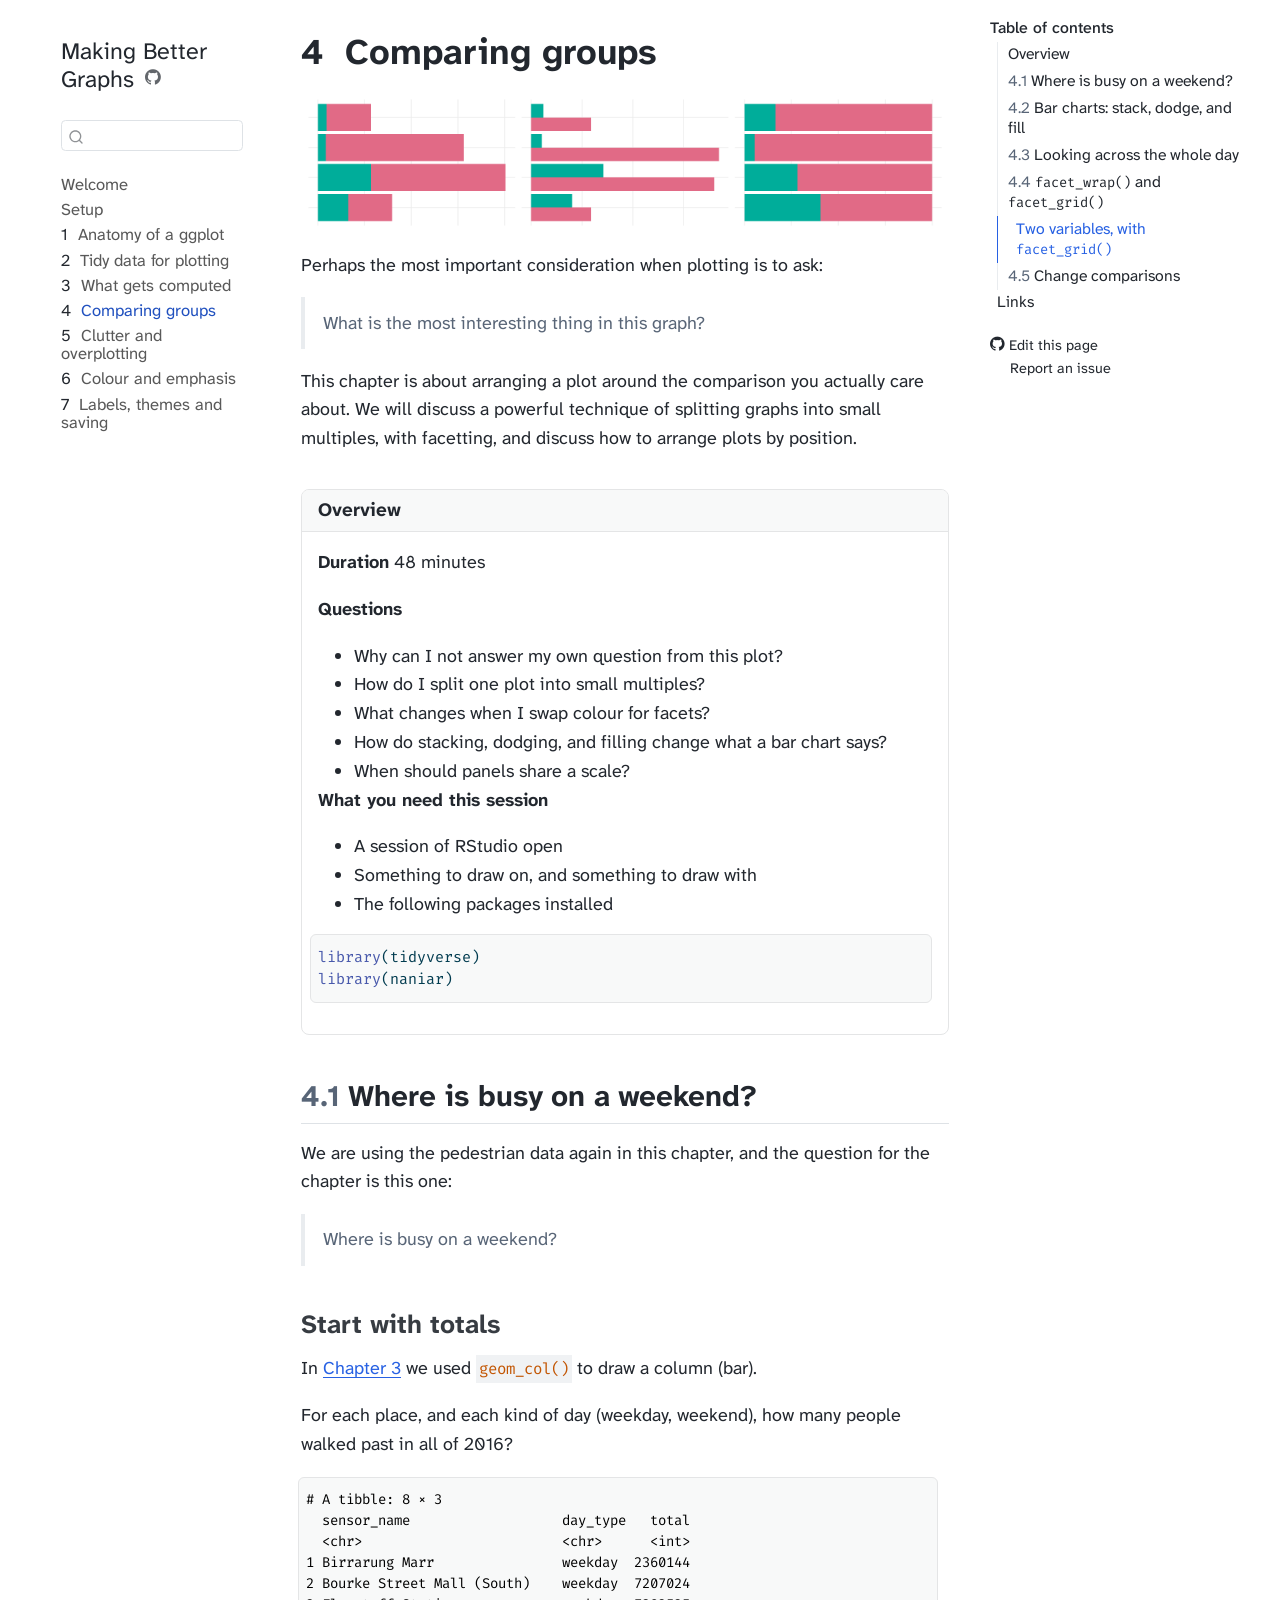
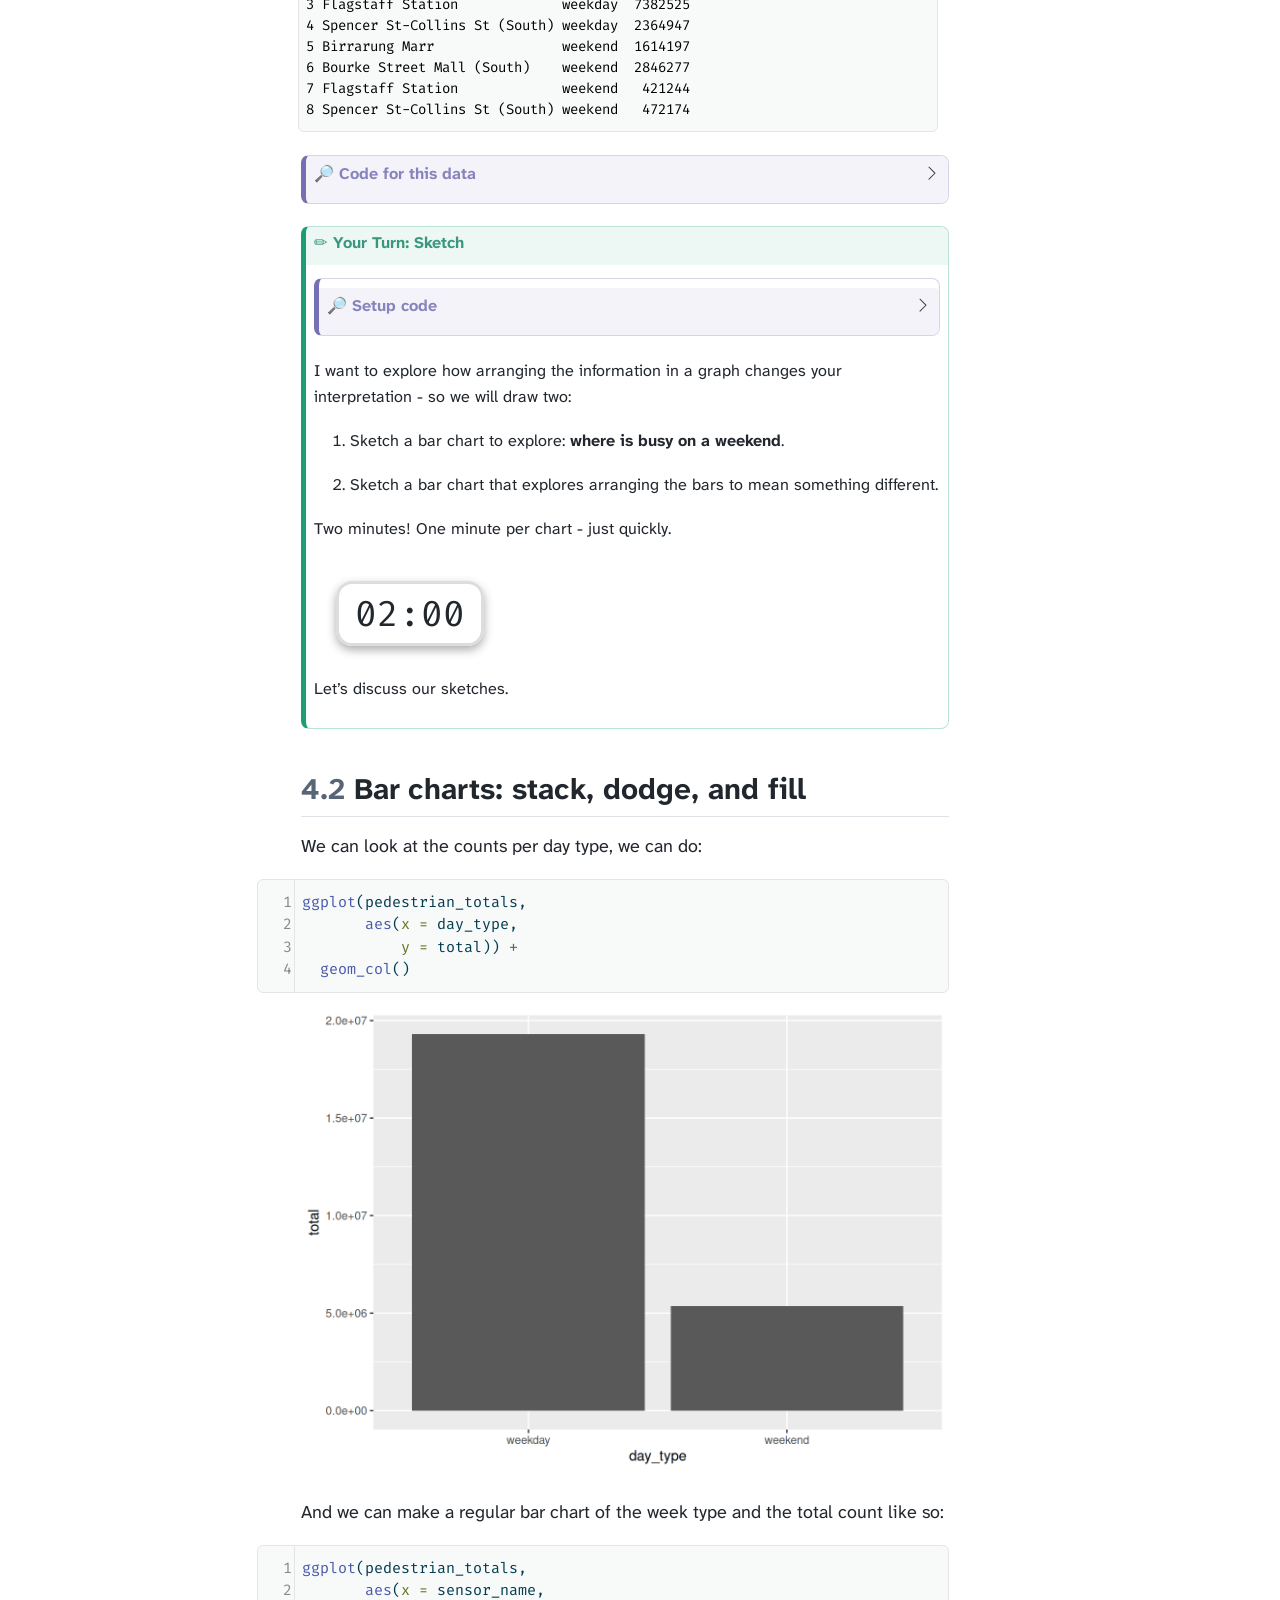
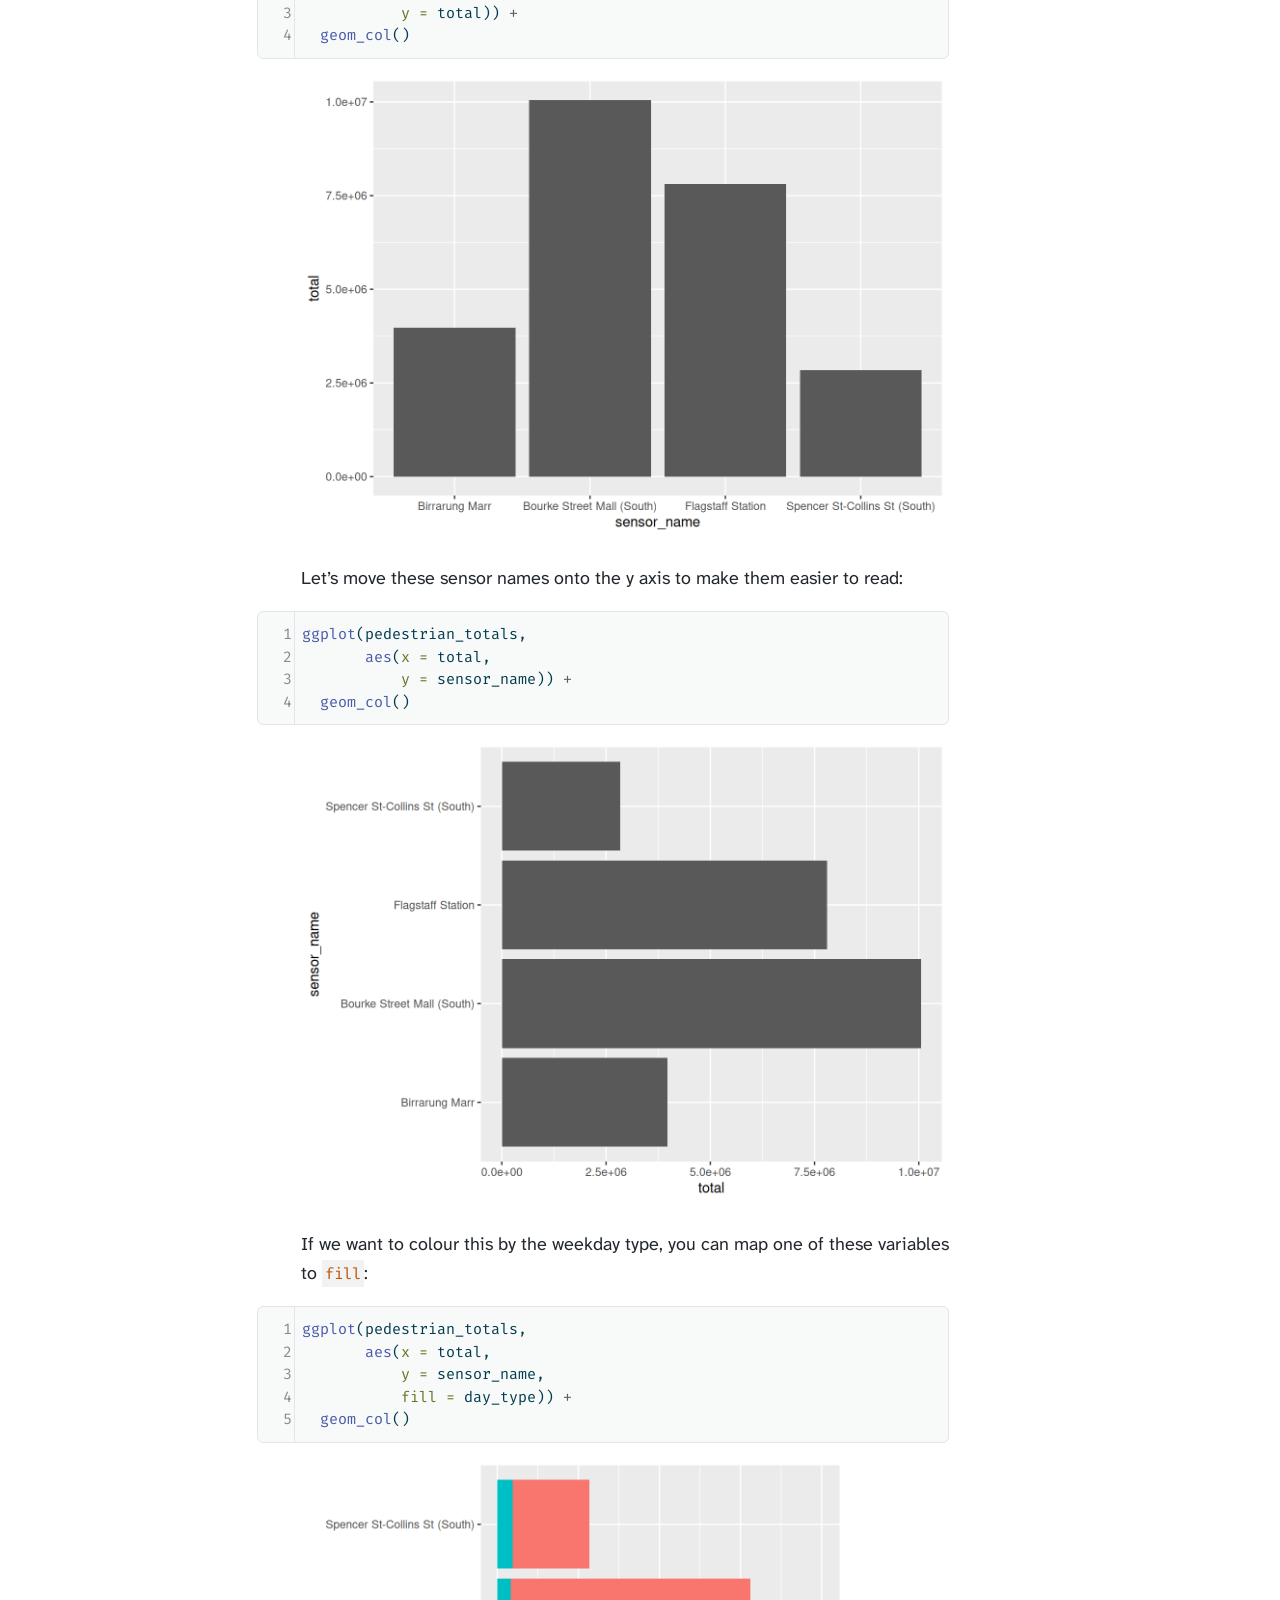
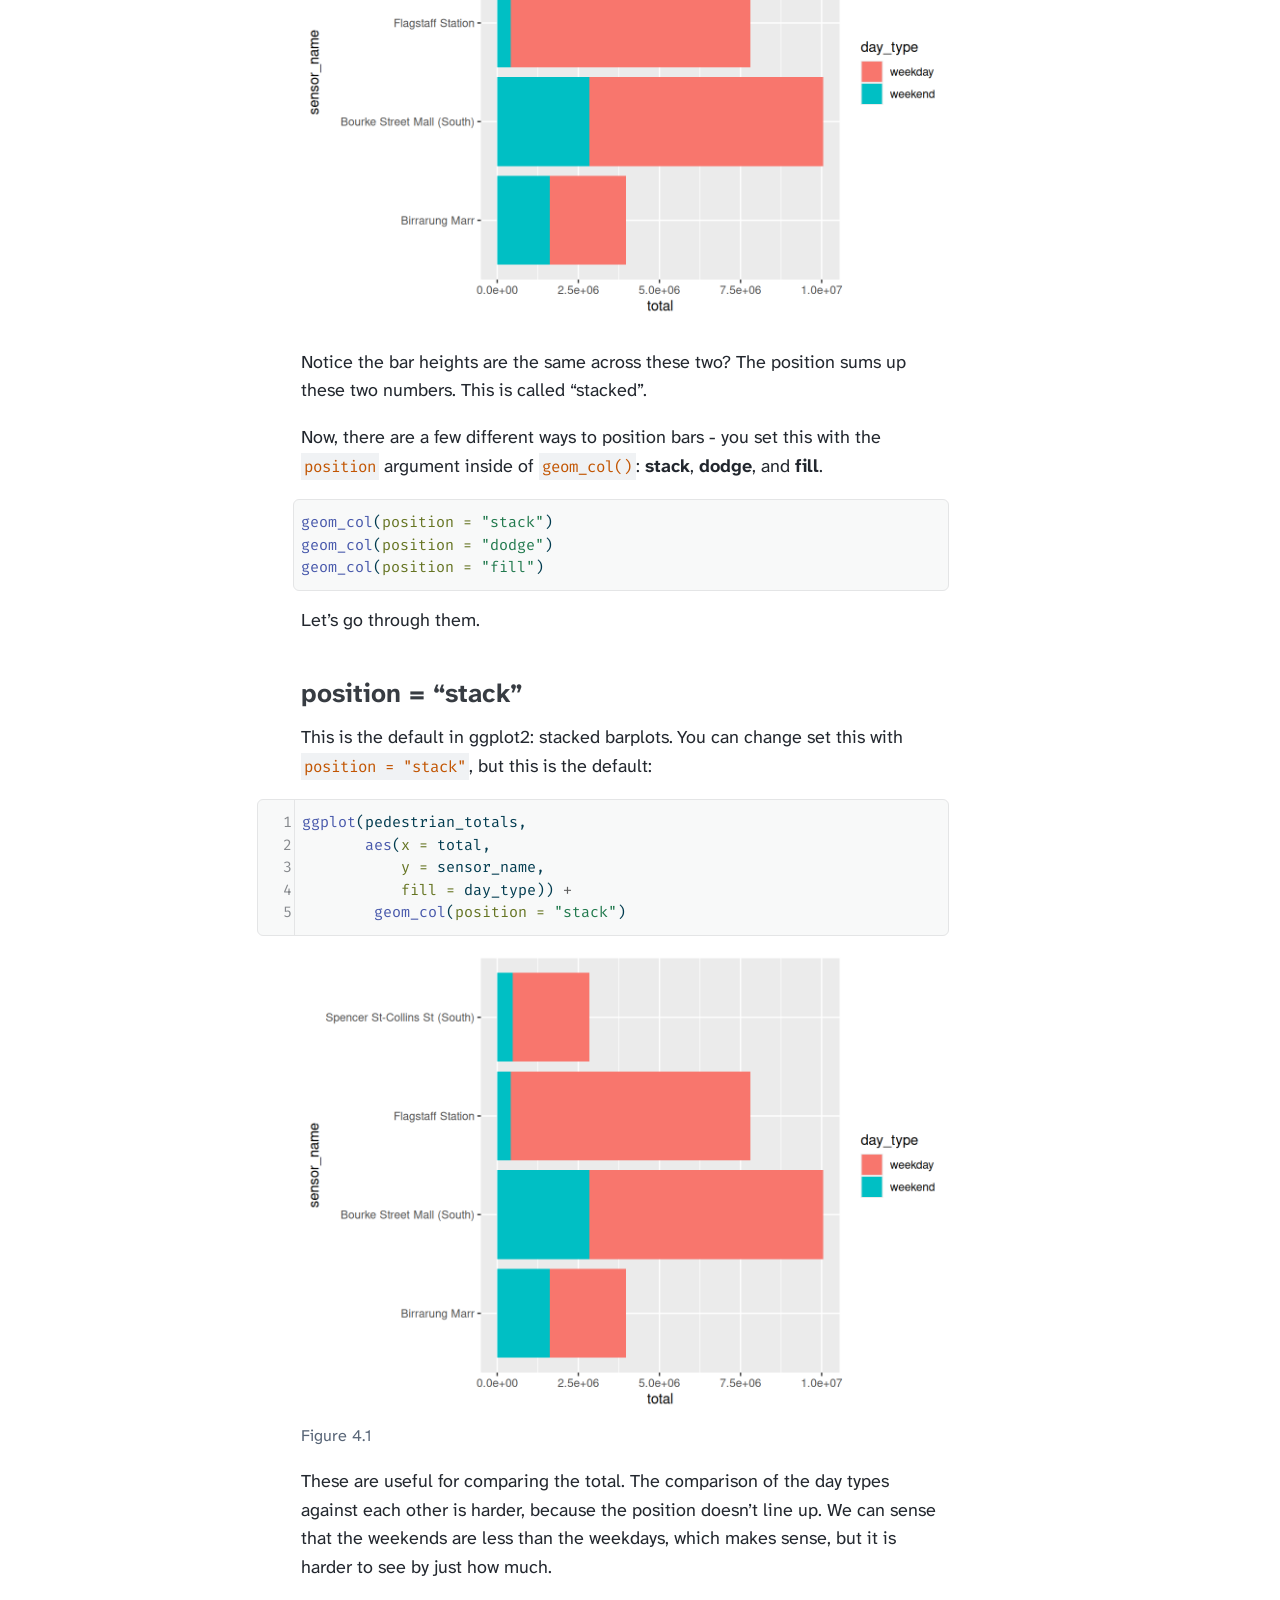
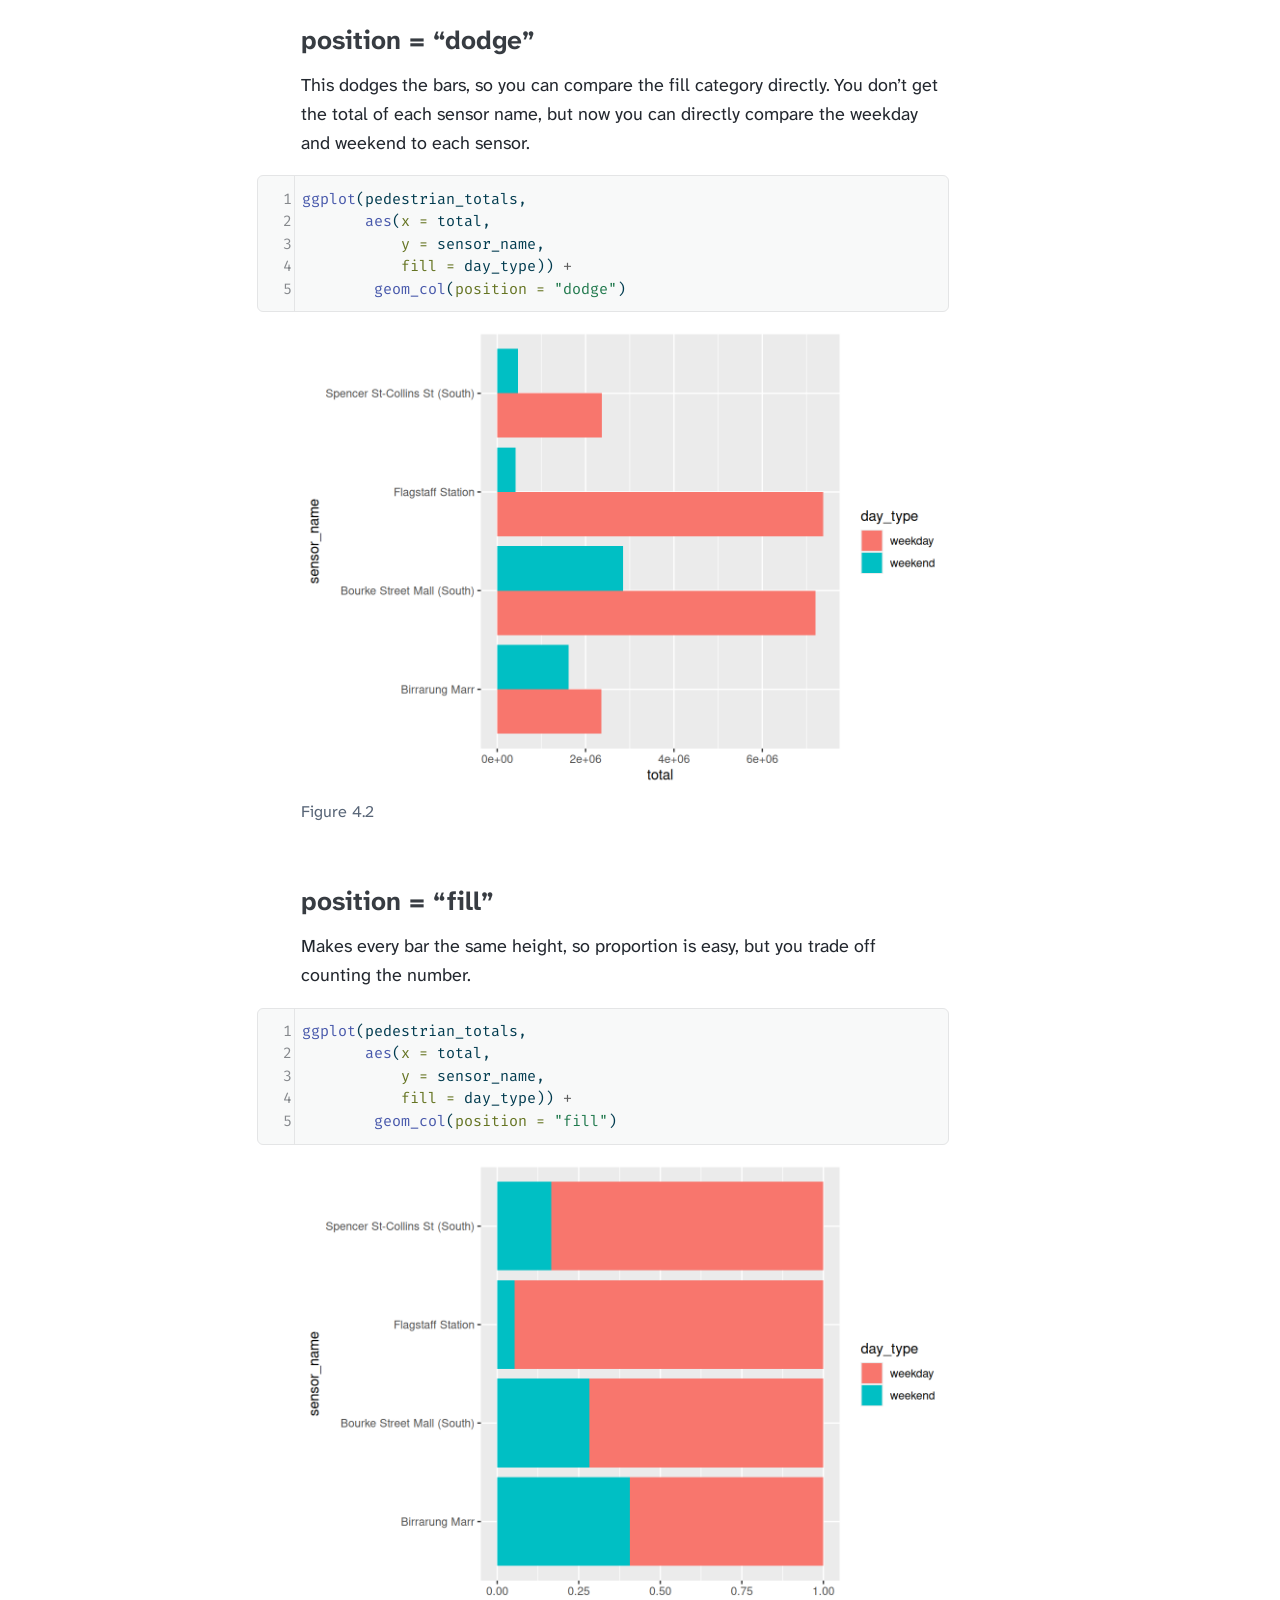
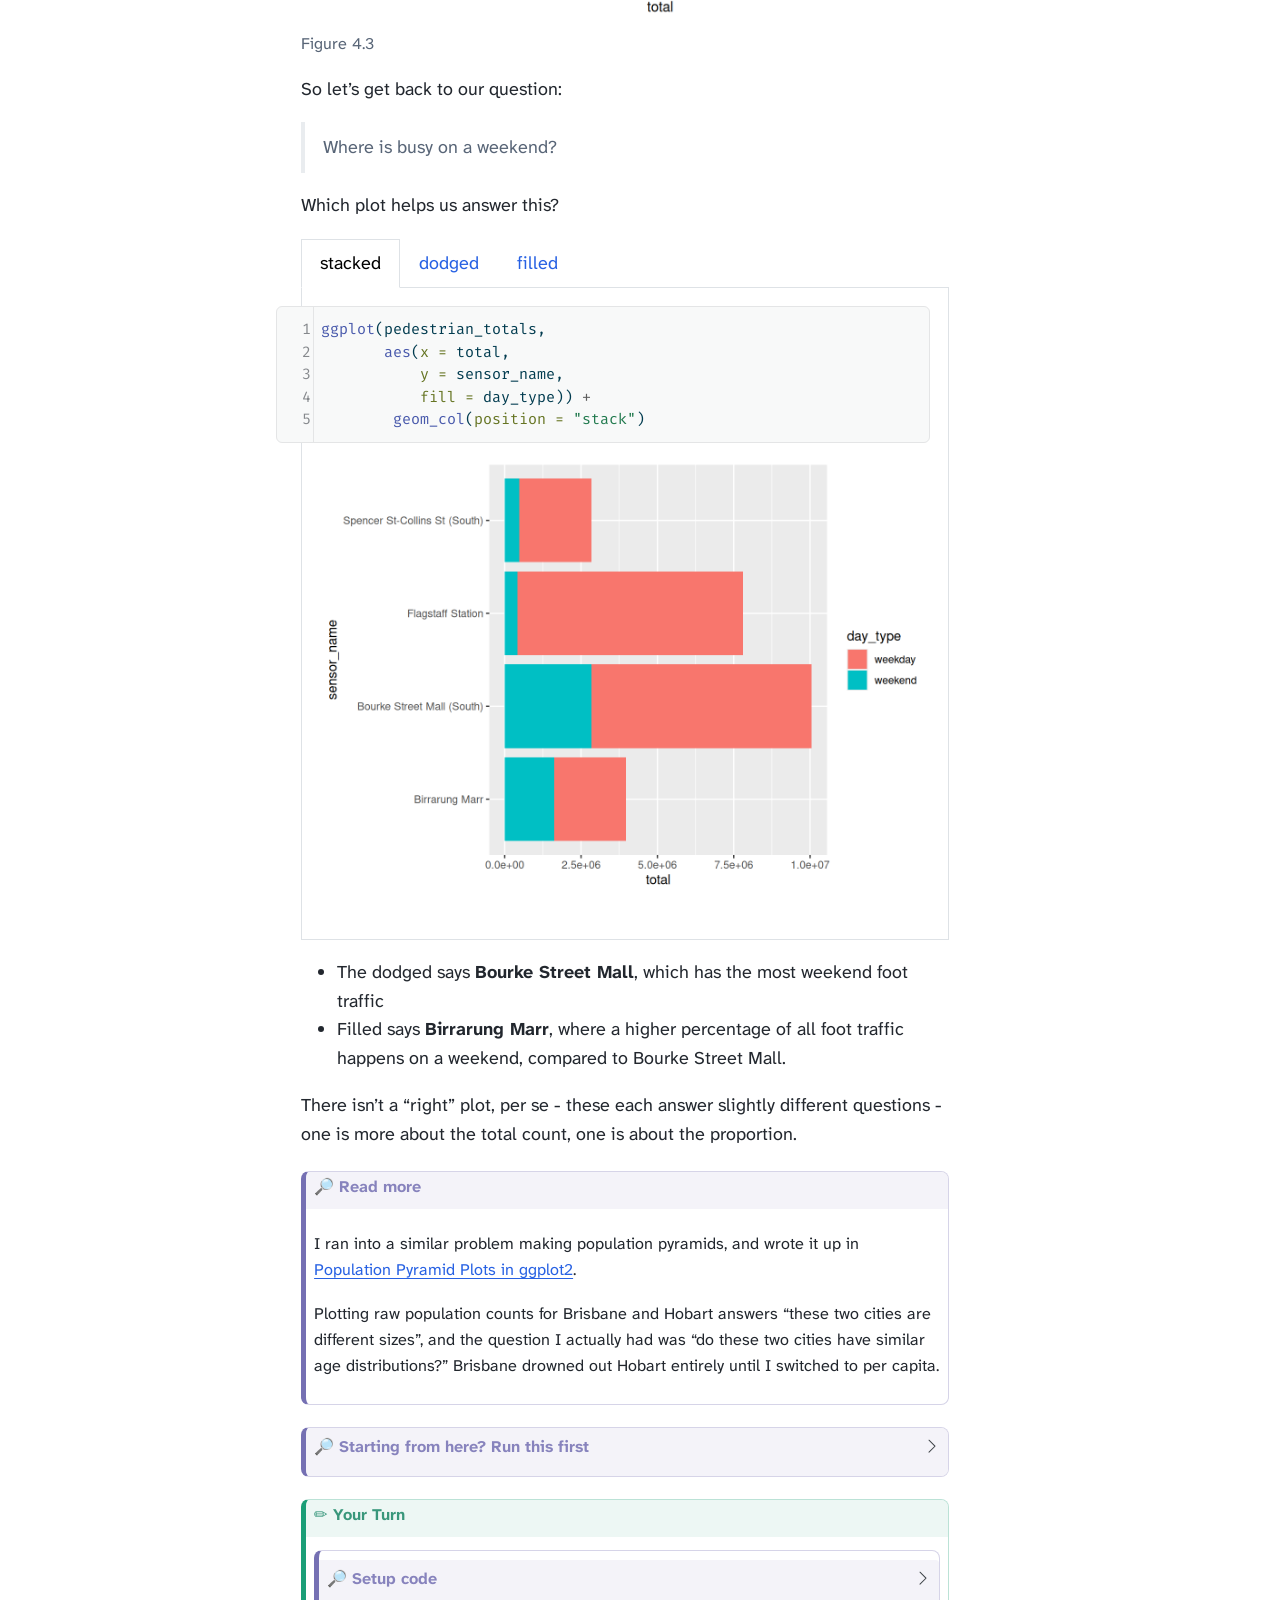
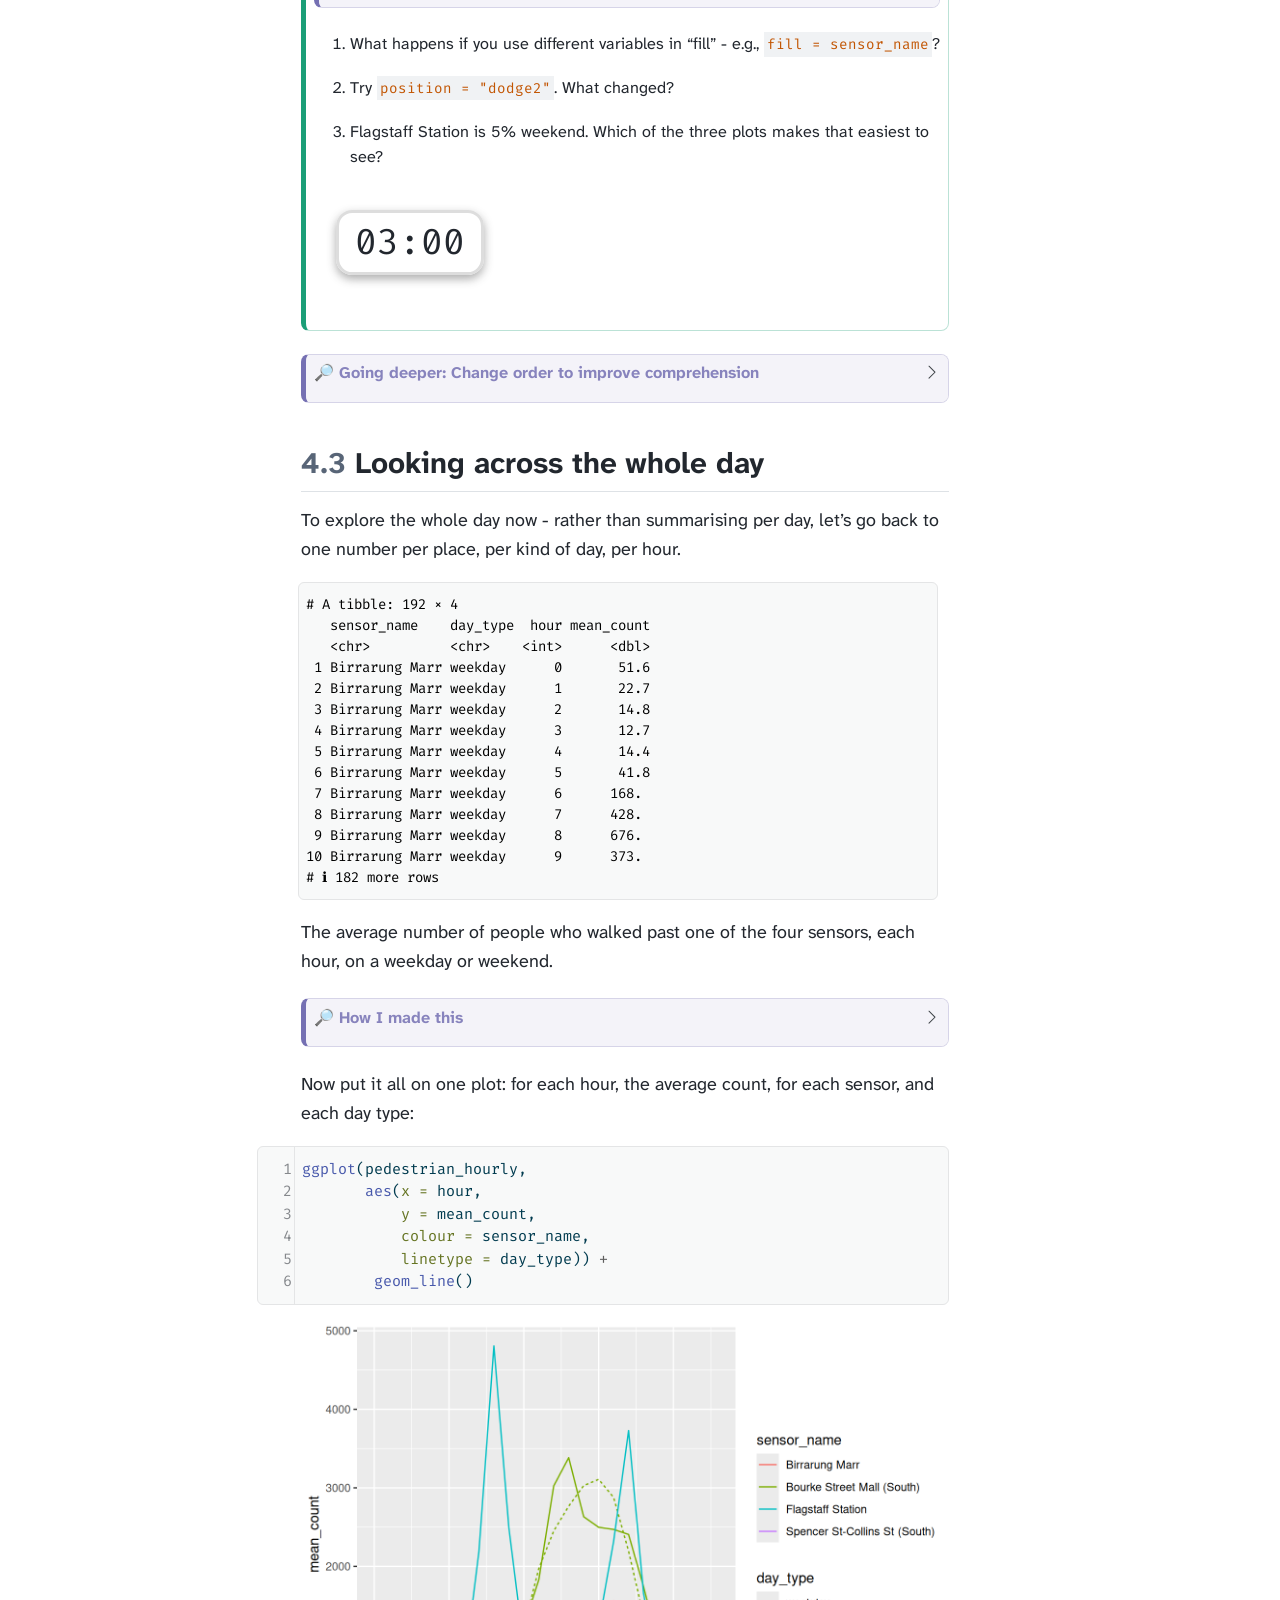
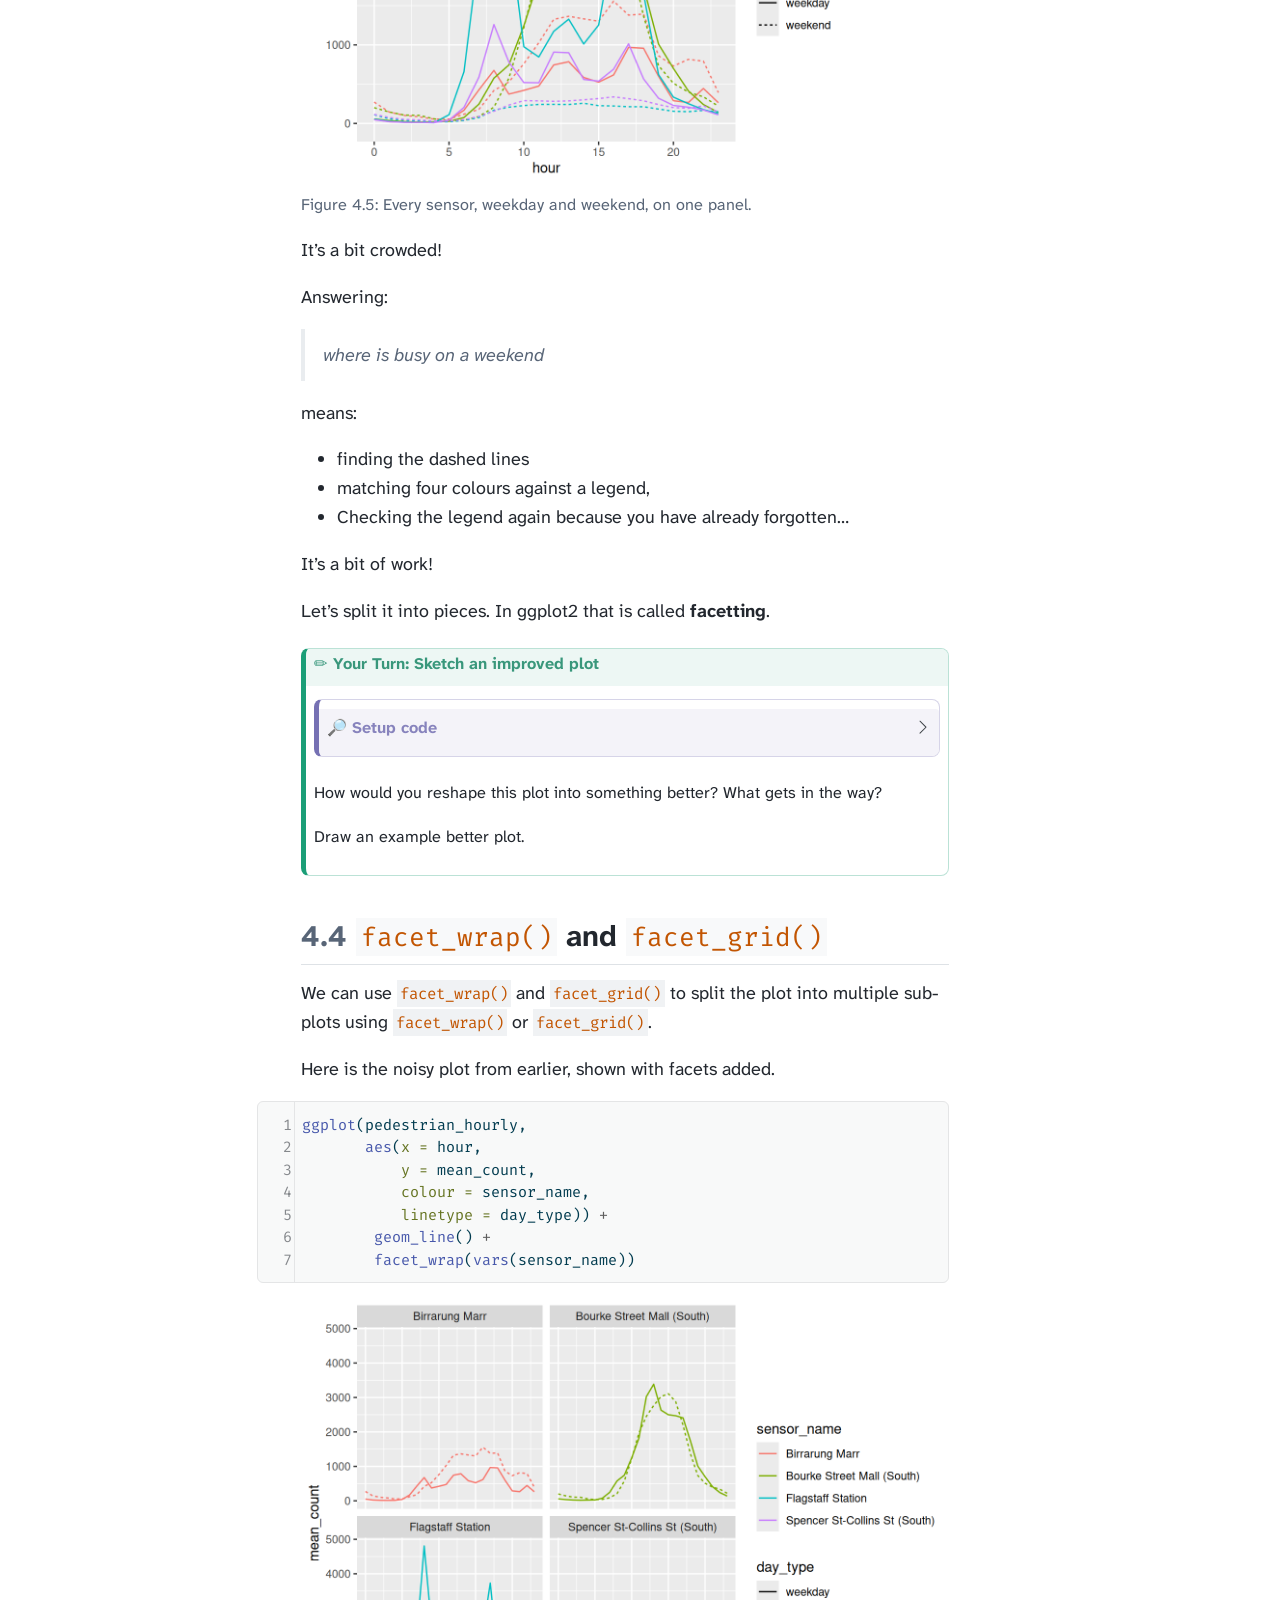
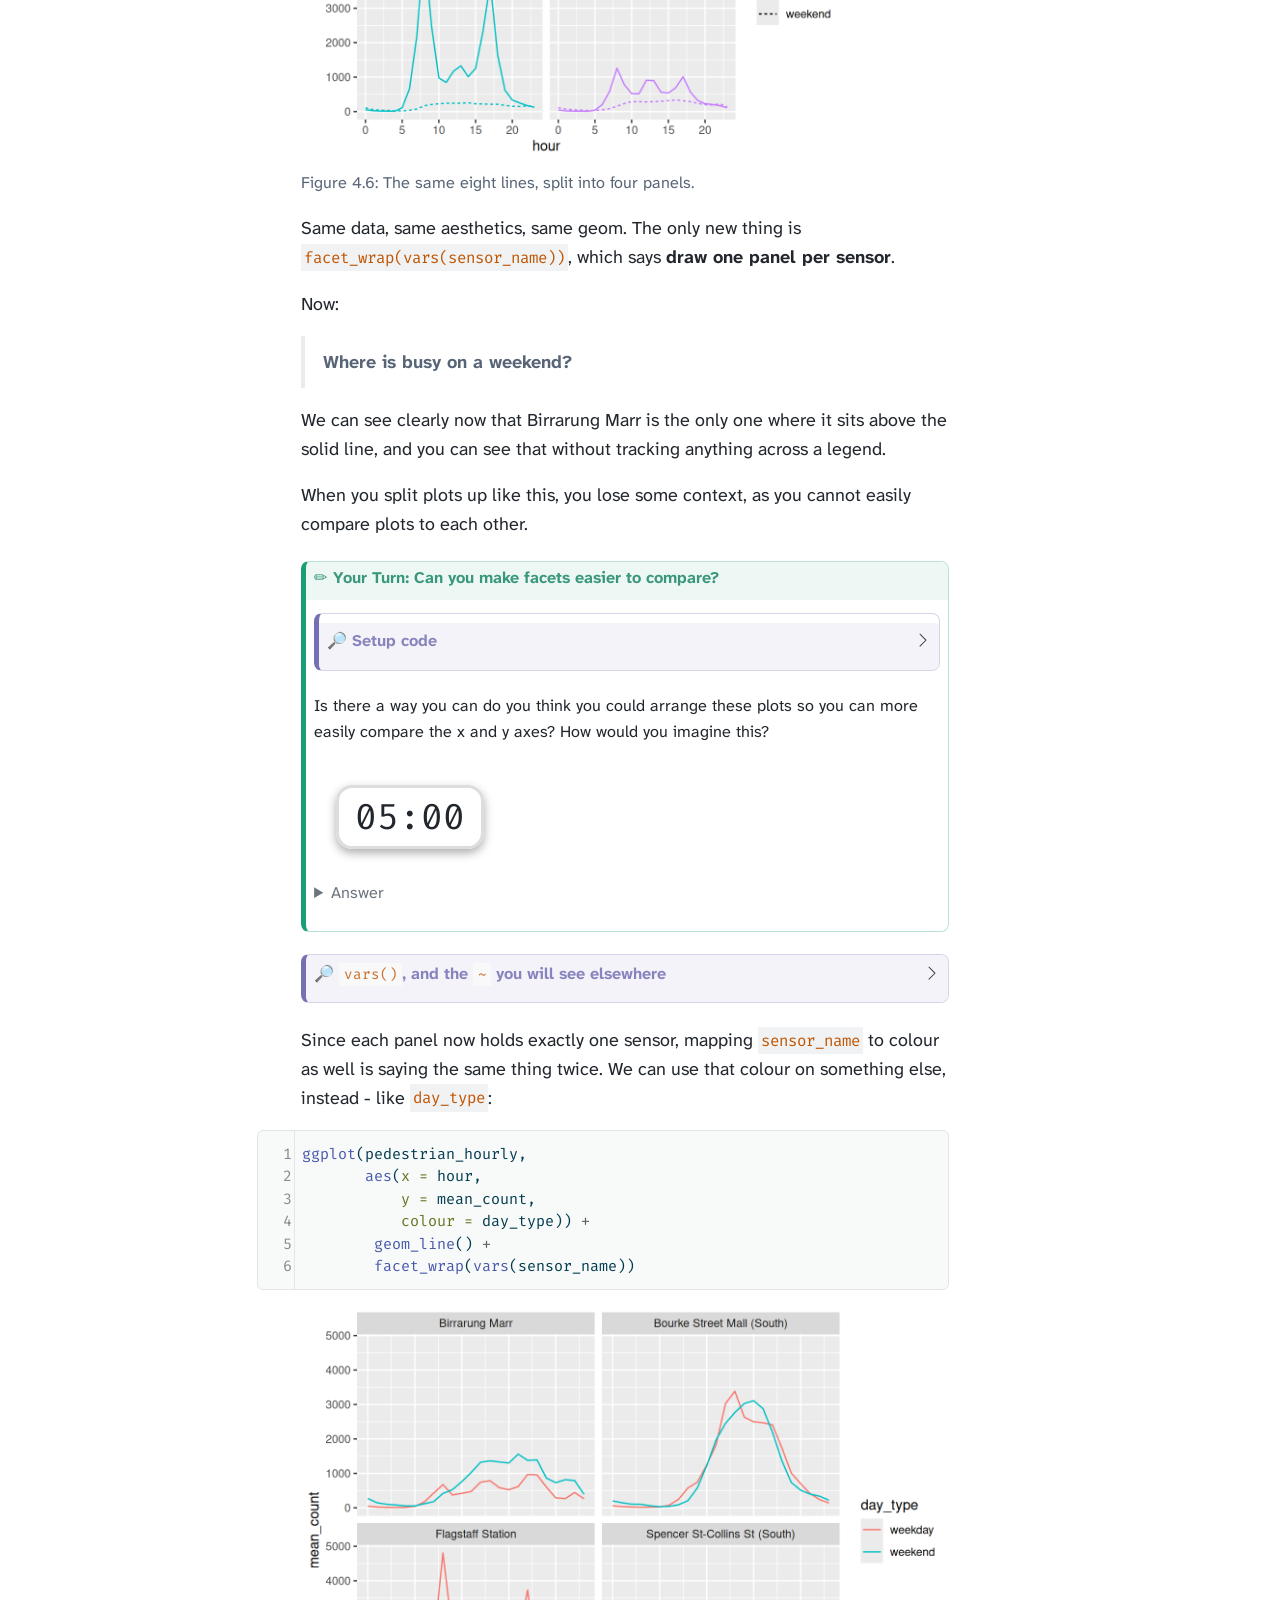
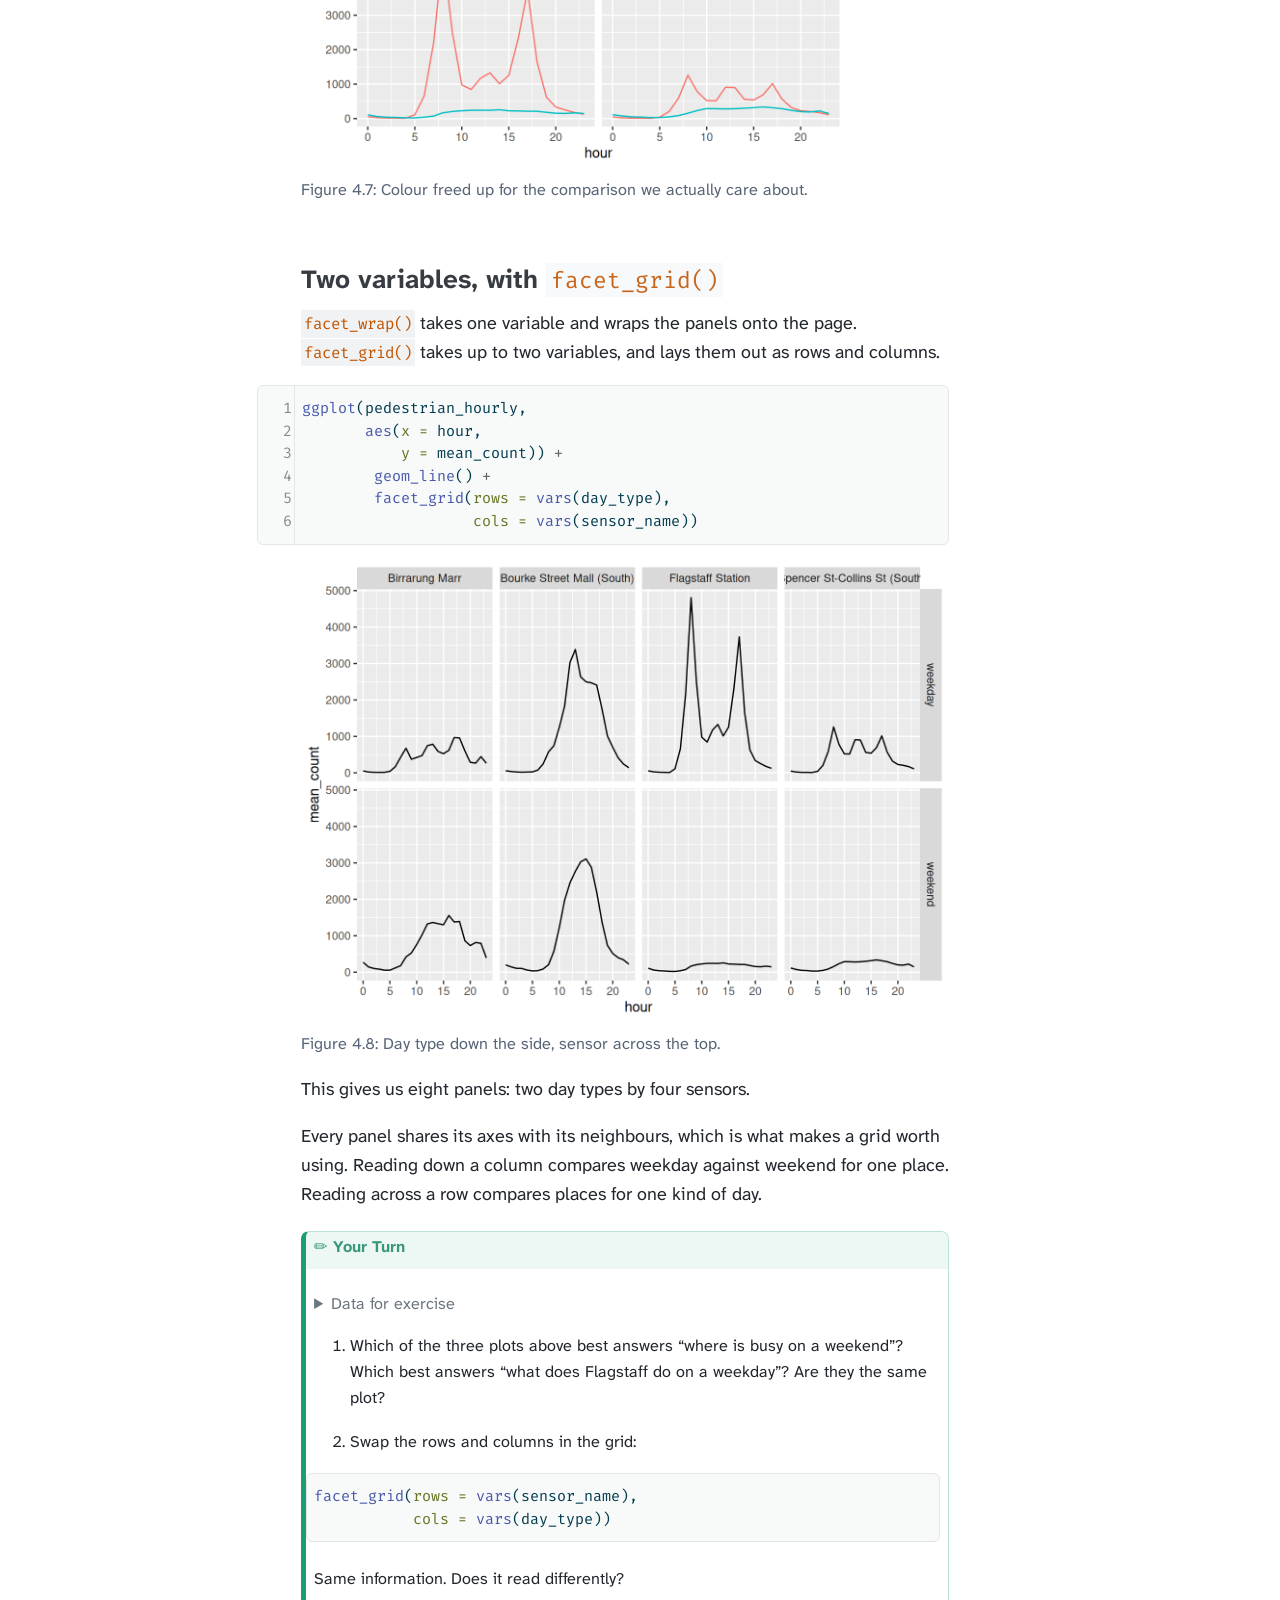
<file: what-am-i-comparing.html>
<!DOCTYPE html>
<html xmlns="http://www.w3.org/1999/xhtml" lang="en" xml:lang="en"><head>

<meta charset="utf-8">
<meta name="generator" content="quarto-1.10.18">

<meta name="viewport" content="width=device-width, initial-scale=1.0, user-scalable=yes">


<title>4&nbsp; Comparing groups – Making Better Graphs</title>
<style>
/* Default styles provided by pandoc.
** See https://pandoc.org/MANUAL.html#variables-for-html for config info.
*/
span.smallcaps{font-variant: small-caps;}
div.columns{display: flex; gap: 1.5em;}
div.column{flex: auto;}
@media screen {
div.columns{gap: min(4vw, 1.5em);}
div.column{overflow-x: auto;}
}
div.hanging-indent{margin-left: 1.5em; text-indent: -1.5em;}
ul.task-list{list-style: none;}
ul.task-list li input[type="checkbox"] {
  width: 0.8em;
  margin: 0 0.8em 0.2em -1em; /* quarto-specific, see https://github.com/quarto-dev/quarto-cli/issues/4556 */ 
  vertical-align: middle;
}
/* CSS for syntax highlighting */
html { -webkit-text-size-adjust: 100%; }
pre > code.sourceCode { white-space: pre; position: relative; }
pre > code.sourceCode > span { display: inline-block; line-height: 1.25; }
pre > code.sourceCode > span:empty { height: 1.2em; }
.sourceCode { overflow: visible; }
code.sourceCode > span { color: inherit; text-decoration: inherit; }
div.sourceCode { margin: 1em 0; }
pre.sourceCode { margin: 0; }
@media screen {
div.sourceCode { overflow: auto; }
}
@media print {
pre > code.sourceCode { white-space: pre-wrap; }
pre > code.sourceCode > span { text-indent: -5em; padding-left: 5em; }
}
pre.numberSource code
  { counter-reset: source-line 0; }
pre.numberSource code > span
  { position: relative; left: -4em; counter-increment: source-line; }
pre.numberSource code > span > a:first-child::before
  { content: counter(source-line);
    position: relative; left: -1em; text-align: right; vertical-align: baseline;
    border: none; display: inline-block;
    -webkit-touch-callout: none; -webkit-user-select: none;
    -khtml-user-select: none; -moz-user-select: none;
    -ms-user-select: none; user-select: none;
    padding: 0 4px; width: 4em;
  }
pre.numberSource { margin-left: 3em;  padding-left: 4px; }
div.sourceCode
  {   }
@media screen {
pre > code.sourceCode > span > a:first-child::before { text-decoration: underline; }
}
</style>


<script src="site_libs/quarto-nav/quarto-nav.js"></script>
<script src="site_libs/quarto-nav/headroom.min.js"></script>
<script src="site_libs/clipboard/clipboard.min.js"></script>
<script src="site_libs/quarto-search/autocomplete.umd.js"></script>
<script src="site_libs/quarto-search/fuse.min.js"></script>
<script src="site_libs/quarto-search/quarto-search.js"></script>
<meta name="quarto:offset" content="./">
<link href="./whats-in-the-way.html" rel="next">
<link href="./what-gets-computed.html" rel="prev">
<script src="site_libs/quarto-html/quarto.js" type="module"></script>
<script src="site_libs/quarto-html/tabsets/tabsets.js" type="module"></script>
<script src="site_libs/quarto-html/popper.min.js"></script>
<script src="site_libs/quarto-html/tippy.umd.min.js"></script>
<script src="site_libs/quarto-html/anchor.min.js"></script>
<link href="site_libs/quarto-html/tippy.css" rel="stylesheet">
<link href="site_libs/quarto-html/quarto-syntax-highlighting-b45b7b0fa9169e986df15f1ef60a279c.css" rel="stylesheet" id="quarto-text-highlighting-styles">
<script src="site_libs/bootstrap/bootstrap.min.js"></script>
<link href="site_libs/bootstrap/bootstrap-icons.css" rel="stylesheet">
<link href="site_libs/bootstrap/bootstrap-020cafe2c5162b14dfdb8f310a12914a.min.css" rel="stylesheet" append-hash="true" id="quarto-bootstrap" data-mode="light">
<script id="quarto-search-options" type="application/json">{
  "location": "sidebar",
  "copy-button": false,
  "collapse-after": 3,
  "panel-placement": "start",
  "type": "textbox",
  "limit": 50,
  "keyboard-shortcut": [
    "f",
    "/",
    "s"
  ],
  "show-item-context": false,
  "language": {
    "search-no-results-text": "No results",
    "search-matching-documents-text": "matching documents",
    "search-copy-link-title": "Copy link to search",
    "search-hide-matches-text": "Hide additional matches",
    "search-more-match-text": "more match in this document",
    "search-more-matches-text": "more matches in this document",
    "search-clear-button-title": "Clear",
    "search-text-placeholder": "",
    "search-detached-cancel-button-title": "Cancel",
    "search-submit-button-title": "Submit",
    "search-label": "Search"
  }
}</script>
<link href="site_libs/countdown-0.6.0/countdown.css" rel="stylesheet">
<script src="site_libs/countdown-0.6.0/countdown.js"></script>


</head>

<body class="nav-sidebar floating quarto-light">

<div id="quarto-search-results"></div>
  <header id="quarto-header" class="headroom fixed-top">
  <nav class="quarto-secondary-nav">
    <div class="container-fluid d-flex">
      <button type="button" class="quarto-btn-toggle btn" data-bs-toggle="collapse" role="button" data-bs-target=".quarto-sidebar-collapse-item" aria-controls="quarto-sidebar" aria-expanded="false" aria-label="Toggle sidebar navigation" onclick="if (window.quartoToggleHeadroom) { window.quartoToggleHeadroom(); }">
        <i class="bi bi-layout-text-sidebar-reverse"></i>
      </button>
        <nav class="quarto-page-breadcrumbs" aria-label="breadcrumb"><ol class="breadcrumb"><li class="breadcrumb-item"><a href="./what-am-i-comparing.html"><span class="chapter-number">4</span>&nbsp; <span class="chapter-title">Comparing groups</span></a></li></ol></nav>
        <a class="flex-grow-1" role="navigation" data-bs-toggle="collapse" data-bs-target=".quarto-sidebar-collapse-item" aria-controls="quarto-sidebar" aria-expanded="false" aria-label="Toggle sidebar navigation" onclick="if (window.quartoToggleHeadroom) { window.quartoToggleHeadroom(); }">      
        </a>
      <button type="button" class="btn quarto-search-button" aria-label="Search" onclick="window.quartoOpenSearch();">
        <i class="bi bi-search"></i>
      </button>
    </div>
  </nav>
</header>
<!-- content -->
<div id="quarto-content" class="quarto-container page-columns page-rows-contents page-layout-article">
<!-- sidebar -->
  <nav id="quarto-sidebar" class="sidebar collapse collapse-horizontal quarto-sidebar-collapse-item sidebar-navigation floating overflow-auto">
    <div class="pt-lg-2 mt-2 text-left sidebar-header">
    <div class="sidebar-title mb-0 py-0">
      <a href="./">Making Better Graphs</a> 
        <div class="sidebar-tools-main">
    <a href="https://github.com/njtierney/bettervis" title="Source Code" class="quarto-navigation-tool px-1" aria-label="Source Code"><i class="bi bi-github"></i></a>
</div>
    </div>
      </div>
        <div class="mt-2 flex-shrink-0 align-items-center">
        <div class="sidebar-search">
        <div id="quarto-search" class="" title="Search"></div>
        </div>
        </div>
    <div class="sidebar-menu-container"> 
    <ul class="list-unstyled mt-1">
        <li class="sidebar-item">
  <div class="sidebar-item-container"> 
  <a href="./index.html" class="sidebar-item-text sidebar-link">
 <span class="menu-text">Welcome</span></a>
  </div>
</li>
        <li class="sidebar-item">
  <div class="sidebar-item-container"> 
  <a href="./setup.html" class="sidebar-item-text sidebar-link">
 <span class="menu-text">Setup</span></a>
  </div>
</li>
        <li class="sidebar-item">
  <div class="sidebar-item-container"> 
  <a href="./anatomy-of-a-ggplot.html" class="sidebar-item-text sidebar-link">
 <span class="menu-text"><span class="chapter-number">1</span>&nbsp; <span class="chapter-title">Anatomy of a ggplot</span></span></a>
  </div>
</li>
        <li class="sidebar-item">
  <div class="sidebar-item-container"> 
  <a href="./shape-of-your-data.html" class="sidebar-item-text sidebar-link">
 <span class="menu-text"><span class="chapter-number">2</span>&nbsp; <span class="chapter-title">Tidy data for plotting</span></span></a>
  </div>
</li>
        <li class="sidebar-item">
  <div class="sidebar-item-container"> 
  <a href="./what-gets-computed.html" class="sidebar-item-text sidebar-link">
 <span class="menu-text"><span class="chapter-number">3</span>&nbsp; <span class="chapter-title">What gets computed</span></span></a>
  </div>
</li>
        <li class="sidebar-item">
  <div class="sidebar-item-container"> 
  <a href="./what-am-i-comparing.html" class="sidebar-item-text sidebar-link active">
 <span class="menu-text"><span class="chapter-number">4</span>&nbsp; <span class="chapter-title">Comparing groups</span></span></a>
  </div>
</li>
        <li class="sidebar-item">
  <div class="sidebar-item-container"> 
  <a href="./whats-in-the-way.html" class="sidebar-item-text sidebar-link">
 <span class="menu-text"><span class="chapter-number">5</span>&nbsp; <span class="chapter-title">Clutter and overplotting</span></span></a>
  </div>
</li>
        <li class="sidebar-item">
  <div class="sidebar-item-container"> 
  <a href="./where-should-the-eye-go.html" class="sidebar-item-text sidebar-link">
 <span class="menu-text"><span class="chapter-number">6</span>&nbsp; <span class="chapter-title">Colour and emphasis</span></span></a>
  </div>
</li>
        <li class="sidebar-item">
  <div class="sidebar-item-container"> 
  <a href="./making-it-land.html" class="sidebar-item-text sidebar-link">
 <span class="menu-text"><span class="chapter-number">7</span>&nbsp; <span class="chapter-title">Labels, themes and saving</span></span></a>
  </div>
</li>
    </ul>
    </div>
</nav>
<div id="quarto-sidebar-glass" class="quarto-sidebar-collapse-item" data-bs-toggle="collapse" data-bs-target=".quarto-sidebar-collapse-item"></div>
<!-- margin-sidebar -->
    <div id="quarto-margin-sidebar" class="sidebar margin-sidebar">
        <nav id="TOC" role="doc-toc" class="toc-active">
    <h2 id="toc-title">Table of contents</h2>
   
  <ul>
  <li><a href="#overview" id="toc-overview" class="nav-link active" data-scroll-target="#overview">Overview</a></li>
  <li><a href="#where-is-busy-on-a-weekend" id="toc-where-is-busy-on-a-weekend" class="nav-link" data-scroll-target="#where-is-busy-on-a-weekend"><span class="header-section-number">4.1</span> Where is busy on a weekend?</a>
  <ul class="collapse">
  <li><a href="#start-with-totals" id="toc-start-with-totals" class="nav-link" data-scroll-target="#start-with-totals">Start with totals</a></li>
  </ul></li>
  <li><a href="#bar-charts-stack-dodge-and-fill" id="toc-bar-charts-stack-dodge-and-fill" class="nav-link" data-scroll-target="#bar-charts-stack-dodge-and-fill"><span class="header-section-number">4.2</span> Bar charts: stack, dodge, and fill</a>
  <ul class="collapse">
  <li><a href="#position-stack" id="toc-position-stack" class="nav-link" data-scroll-target="#position-stack">position = “stack”</a></li>
  <li><a href="#position-dodge" id="toc-position-dodge" class="nav-link" data-scroll-target="#position-dodge">position = “dodge”</a></li>
  <li><a href="#position-fill" id="toc-position-fill" class="nav-link" data-scroll-target="#position-fill">position = “fill”</a></li>
  </ul></li>
  <li><a href="#looking-across-the-whole-day" id="toc-looking-across-the-whole-day" class="nav-link" data-scroll-target="#looking-across-the-whole-day"><span class="header-section-number">4.3</span> Looking across the whole day</a></li>
  <li><a href="#facet_wrap-and-facet_grid" id="toc-facet_wrap-and-facet_grid" class="nav-link" data-scroll-target="#facet_wrap-and-facet_grid"><span class="header-section-number">4.4</span> <code>facet_wrap()</code> and <code>facet_grid()</code></a>
  <ul class="collapse">
  <li><a href="#two-variables-with-facet_grid" id="toc-two-variables-with-facet_grid" class="nav-link" data-scroll-target="#two-variables-with-facet_grid">Two variables, with <code>facet_grid()</code></a></li>
  </ul></li>
  <li><a href="#change-comparisons" id="toc-change-comparisons" class="nav-link" data-scroll-target="#change-comparisons"><span class="header-section-number">4.5</span> Change comparisons</a></li>
  <li>Links</li>
  </ul>
<div class="toc-actions"><ul><li><a href="https://github.com/njtierney/bettervis/edit/main/what-am-i-comparing.qmd" class="toc-action"><i class="bi bi-github"></i>Edit this page</a></li><li><a href="https://github.com/njtierney/bettervis/issues/new" class="toc-action"><i class="bi empty"></i>Report an issue</a></li></ul></div></nav>
    </div>
<!-- main -->
<main class="content" id="quarto-document-content">

<header id="title-block-header" class="quarto-title-block default">
<div class="quarto-title">
<h1 class="title"><span id="sec-comparing" class="quarto-section-identifier"><span class="chapter-number">4</span>&nbsp; <span class="chapter-title">Comparing groups</span></span></h1>
</div>



<div class="quarto-title-meta">

    
  
    
  </div>
  


</header>


<p><img src="images/banners/what-am-i-comparing.png" class="img-fluid"></p>
<p>Perhaps the most important consideration when plotting is to ask:</p>
<blockquote class="blockquote">
<p>What is the most interesting thing in this graph?</p>
</blockquote>
<p>This chapter is about arranging a plot around the comparison you actually care about. We will discuss a powerful technique of splitting graphs into small multiples, with facetting, and discuss how to arrange plots by position.</p>
<section id="overview" class="level2 unnumbered overview">
<h2 class="unnumbered anchored" data-anchor-id="overview">Overview</h2>
<p><strong>Duration</strong> 48 minutes</p>
<p><strong>Questions</strong></p>
<!-- These map onto the sections below, in order. If you move a section, move its question. -->
<ul>
<li>Why can I not answer my own question from this plot?</li>
<li>How do I split one plot into small multiples?</li>
<li>What changes when I swap colour for facets?</li>
<li>How do stacking, dodging, and filling change what a bar chart says?</li>
<li>When should panels share a scale?</li>
</ul>
<p><strong>What you need this session</strong></p>
<ul>
<li>A session of RStudio open</li>
<li>Something to draw on, and something to draw with</li>
<li>The following packages installed</li>
</ul>
<div class="cell">
<div class="code-copy-outer-scaffold"><div class="sourceCode cell-code" id="cb1"><pre class="sourceCode numberSource r number-lines code-with-copy"><code class="sourceCode r"><span id="cb1-1"><a href="#cb1-1" aria-label="1"></a><span class="fu">library</span>(tidyverse)</span>
<span id="cb1-2"><a href="#cb1-2" aria-label="2"></a><span class="fu">library</span>(naniar)</span></code></pre></div><button title="Copy to Clipboard" class="code-copy-button"><i class="bi"></i></button></div>
</div>
</section>
<section id="where-is-busy-on-a-weekend" class="level2" data-number="4.1">
<h2 data-number="4.1" class="anchored" data-anchor-id="where-is-busy-on-a-weekend"><span class="header-section-number">4.1</span> Where is busy on a weekend?</h2>
<p>We are using the pedestrian data again in this chapter, and the question for the chapter is this one:</p>
<blockquote class="blockquote">
<p>Where is busy on a weekend?</p>
</blockquote>
<section id="start-with-totals" class="level3">
<h3 class="anchored" data-anchor-id="start-with-totals">Start with totals</h3>
<p>In <a href="what-gets-computed.html" class="quarto-xref"><span>Chapter 3</span></a> we used <code>geom_col()</code> to draw a column (bar).</p>
<p>For each place, and each kind of day (weekday, weekend), how many people walked past in all of 2016?</p>
<div class="cell">
<div class="cell-output cell-output-stdout">
<pre><code># A tibble: 8 × 3
  sensor_name                   day_type   total
  &lt;chr&gt;                         &lt;chr&gt;      &lt;int&gt;
1 Birrarung Marr                weekday  2360144
2 Bourke Street Mall (South)    weekday  7207024
3 Flagstaff Station             weekday  7382525
4 Spencer St-Collins St (South) weekday  2364947
5 Birrarung Marr                weekend  1614197
6 Bourke Street Mall (South)    weekend  2846277
7 Flagstaff Station             weekend   421244
8 Spencer St-Collins St (South) weekend   472174</code></pre>
</div>
</div>
<div class="callout callout-style-default callout-tip callout-titled" title="Code for this data">
<div class="callout-header d-flex align-content-center collapsed" data-bs-toggle="collapse" data-bs-target=".callout-1-contents" aria-controls="callout-1" aria-expanded="false" aria-label="Toggle callout">
<div class="callout-icon-container">
<i class="callout-icon"></i>
</div>
<div class="callout-title-container flex-fill">
<span class="screen-reader-only">Tip</span>Code for this data
</div>
<div class="callout-btn-toggle d-inline-block border-0 py-1 ps-1 pe-0 float-end"><i class="callout-toggle"></i></div>
</div>
<div id="callout-1" class="callout-1-contents callout-collapse collapse">
<div class="callout-body-container callout-body">
<p>This contains the parts from from <a href="shape-of-your-data.html" class="quarto-xref"><span>Chapter 2</span></a> and <a href="what-gets-computed.html" class="quarto-xref"><span>Chapter 3</span></a>:</p>
<div class="cell">
<div class="code-copy-outer-scaffold"><div class="sourceCode cell-code" id="cb3"><pre class="sourceCode numberSource r number-lines code-with-copy"><code class="sourceCode r"><span id="cb3-1"><a href="#cb3-1" aria-label="1"></a><span class="fu">library</span>(tidyverse)</span>
<span id="cb3-2"><a href="#cb3-2" aria-label="2"></a><span class="fu">library</span>(naniar)</span>
<span id="cb3-3"><a href="#cb3-3" aria-label="3"></a>pedestrian_totals <span class="ot">&lt;-</span> pedestrian <span class="sc">|&gt;</span></span>
<span id="cb3-4"><a href="#cb3-4" aria-label="4"></a>        <span class="fu">mutate</span>(<span class="at">day_type =</span> <span class="fu">if_else</span>(</span>
<span id="cb3-5"><a href="#cb3-5" aria-label="5"></a>                <span class="at">condition =</span> <span class="fu">str_starts</span>(week_day, <span class="st">"S"</span>),</span>
<span id="cb3-6"><a href="#cb3-6" aria-label="6"></a>                <span class="at">true =</span> <span class="st">"weekend"</span>,</span>
<span id="cb3-7"><a href="#cb3-7" aria-label="7"></a>                <span class="at">false =</span> <span class="st">"weekday"</span></span>
<span id="cb3-8"><a href="#cb3-8" aria-label="8"></a>                )</span>
<span id="cb3-9"><a href="#cb3-9" aria-label="9"></a>        ) <span class="sc">|&gt;</span></span>
<span id="cb3-10"><a href="#cb3-10" aria-label="10"></a>        <span class="fu">group_by</span>(sensor_name, day_type) <span class="sc">|&gt;</span></span>
<span id="cb3-11"><a href="#cb3-11" aria-label="11"></a>        <span class="fu">summarise</span>(</span>
<span id="cb3-12"><a href="#cb3-12" aria-label="12"></a>                <span class="at">total =</span> <span class="fu">sum</span>(hourly_counts, <span class="at">na.rm =</span> <span class="cn">TRUE</span>),</span>
<span id="cb3-13"><a href="#cb3-13" aria-label="13"></a>                <span class="at">.groups =</span> <span class="st">"drop"</span></span>
<span id="cb3-14"><a href="#cb3-14" aria-label="14"></a>        ) <span class="sc">|&gt;</span> </span>
<span id="cb3-15"><a href="#cb3-15" aria-label="15"></a>  <span class="fu">arrange</span>(day_type, sensor_name)</span>
<span id="cb3-16"><a href="#cb3-16" aria-label="16"></a></span>
<span id="cb3-17"><a href="#cb3-17" aria-label="17"></a>pedestrian_totals</span></code></pre></div><button title="Copy to Clipboard" class="code-copy-button"><i class="bi"></i></button></div>
</div>
</div>
</div>
</div>
<div class="callout callout-style-default callout-note callout-titled" title="Your Turn: Sketch">
<div class="callout-header d-flex align-content-center">
<div class="callout-icon-container">
<i class="callout-icon"></i>
</div>
<div class="callout-title-container flex-fill">
<span class="screen-reader-only">Note</span>Your Turn: Sketch
</div>
</div>
<div class="callout-body-container callout-body">
<div class="callout callout-style-default callout-tip callout-titled" title="Setup code">
<div class="callout-header d-flex align-content-center collapsed" data-bs-toggle="collapse" data-bs-target=".callout-2-contents" aria-controls="callout-2" aria-expanded="false" aria-label="Toggle callout">
<div class="callout-icon-container">
<i class="callout-icon"></i>
</div>
<div class="callout-title-container flex-fill">
<span class="screen-reader-only">Tip</span>Setup code
</div>
<div class="callout-btn-toggle d-inline-block border-0 py-1 ps-1 pe-0 float-end"><i class="callout-toggle"></i></div>
</div>
<div id="callout-2" class="callout-2-contents callout-collapse collapse">
<div class="callout-body-container callout-body">
<div class="cell">
<div class="code-copy-outer-scaffold"><div class="sourceCode cell-code" id="cb4"><pre class="sourceCode numberSource r number-lines code-with-copy"><code class="sourceCode r"><span id="cb4-1"><a href="#cb4-1" aria-label="1"></a><span class="fu">library</span>(tidyverse)</span>
<span id="cb4-2"><a href="#cb4-2" aria-label="2"></a><span class="fu">library</span>(naniar)</span>
<span id="cb4-3"><a href="#cb4-3" aria-label="3"></a>pedestrian_totals <span class="ot">&lt;-</span> pedestrian <span class="sc">|&gt;</span></span>
<span id="cb4-4"><a href="#cb4-4" aria-label="4"></a>        <span class="fu">mutate</span>(<span class="at">day_type =</span> <span class="fu">if_else</span>(</span>
<span id="cb4-5"><a href="#cb4-5" aria-label="5"></a>                <span class="at">condition =</span> <span class="fu">str_starts</span>(week_day, <span class="st">"S"</span>),</span>
<span id="cb4-6"><a href="#cb4-6" aria-label="6"></a>                <span class="at">true =</span> <span class="st">"weekend"</span>,</span>
<span id="cb4-7"><a href="#cb4-7" aria-label="7"></a>                <span class="at">false =</span> <span class="st">"weekday"</span></span>
<span id="cb4-8"><a href="#cb4-8" aria-label="8"></a>                )</span>
<span id="cb4-9"><a href="#cb4-9" aria-label="9"></a>        ) <span class="sc">|&gt;</span></span>
<span id="cb4-10"><a href="#cb4-10" aria-label="10"></a>        <span class="fu">group_by</span>(sensor_name, day_type) <span class="sc">|&gt;</span></span>
<span id="cb4-11"><a href="#cb4-11" aria-label="11"></a>        <span class="fu">summarise</span>(</span>
<span id="cb4-12"><a href="#cb4-12" aria-label="12"></a>                <span class="at">total =</span> <span class="fu">sum</span>(hourly_counts, <span class="at">na.rm =</span> <span class="cn">TRUE</span>),</span>
<span id="cb4-13"><a href="#cb4-13" aria-label="13"></a>                <span class="at">.groups =</span> <span class="st">"drop"</span></span>
<span id="cb4-14"><a href="#cb4-14" aria-label="14"></a>        ) <span class="sc">|&gt;</span> </span>
<span id="cb4-15"><a href="#cb4-15" aria-label="15"></a>  <span class="fu">arrange</span>(day_type, sensor_name)</span>
<span id="cb4-16"><a href="#cb4-16" aria-label="16"></a></span>
<span id="cb4-17"><a href="#cb4-17" aria-label="17"></a>pedestrian_totals</span></code></pre></div><button title="Copy to Clipboard" class="code-copy-button"><i class="bi"></i></button></div>
</div>
</div>
</div>
</div>
<p>I want to explore how arranging the information in a graph changes your interpretation - so we will draw two:</p>
<ol type="1">
<li><p>Sketch a bar chart to explore: <strong>where is busy on a weekend</strong>.</p></li>
<li><p>Sketch a bar chart that explores arranging the bars to mean something different.</p></li>
</ol>
<p>Two minutes! One minute per chart - just quickly.</p>
<div class="cell">
<div class="cell-output-display">
<countdown-timer class="countdown" id="timer_15fe9e05" minutes="2" seconds="0" update-every="1" tabindex="0" style="right:0;bottom:0;"></countdown-timer>
</div>
</div>
<p>Let’s discuss our sketches.</p>
</div>
</div>
</section>
</section>
<section id="bar-charts-stack-dodge-and-fill" class="level2" data-number="4.2">
<h2 data-number="4.2" class="anchored" data-anchor-id="bar-charts-stack-dodge-and-fill"><span class="header-section-number">4.2</span> Bar charts: stack, dodge, and fill</h2>
<p>We can look at the counts per day type, we can do:</p>
<div class="cell">
<div class="code-copy-outer-scaffold"><div class="sourceCode cell-code" id="cb5"><pre class="sourceCode numberSource r number-lines code-with-copy"><code class="sourceCode r"><span id="cb5-1"><a href="#cb5-1" aria-label="1"></a><span class="fu">ggplot</span>(pedestrian_totals,</span>
<span id="cb5-2"><a href="#cb5-2" aria-label="2"></a>       <span class="fu">aes</span>(<span class="at">x =</span> day_type,</span>
<span id="cb5-3"><a href="#cb5-3" aria-label="3"></a>           <span class="at">y =</span> total)) <span class="sc">+</span> </span>
<span id="cb5-4"><a href="#cb5-4" aria-label="4"></a>  <span class="fu">geom_col</span>()</span></code></pre></div><button title="Copy to Clipboard" class="code-copy-button"><i class="bi"></i></button></div>
<div class="cell-output-display">
<div>
<figure class="figure">
<p><img src="what-am-i-comparing_files/figure-html/unnamed-chunk-4-1.png" class="img-fluid figure-img" width="672"></p>
</figure>
</div>
</div>
</div>
<p>And we can make a regular bar chart of the week type and the total count like so:</p>
<div class="cell">
<div class="code-copy-outer-scaffold"><div class="sourceCode cell-code" id="cb6"><pre class="sourceCode numberSource r number-lines code-with-copy"><code class="sourceCode r"><span id="cb6-1"><a href="#cb6-1" aria-label="1"></a><span class="fu">ggplot</span>(pedestrian_totals,</span>
<span id="cb6-2"><a href="#cb6-2" aria-label="2"></a>       <span class="fu">aes</span>(<span class="at">x =</span> sensor_name,</span>
<span id="cb6-3"><a href="#cb6-3" aria-label="3"></a>           <span class="at">y =</span> total)) <span class="sc">+</span> </span>
<span id="cb6-4"><a href="#cb6-4" aria-label="4"></a>  <span class="fu">geom_col</span>()</span></code></pre></div><button title="Copy to Clipboard" class="code-copy-button"><i class="bi"></i></button></div>
<div class="cell-output-display">
<div>
<figure class="figure">
<p><img src="what-am-i-comparing_files/figure-html/unnamed-chunk-5-1.png" class="img-fluid figure-img" width="672"></p>
</figure>
</div>
</div>
</div>
<p>Let’s move these sensor names onto the y axis to make them easier to read:</p>
<div class="cell">
<div class="code-copy-outer-scaffold"><div class="sourceCode cell-code" id="cb7"><pre class="sourceCode numberSource r number-lines code-with-copy"><code class="sourceCode r"><span id="cb7-1"><a href="#cb7-1" aria-label="1"></a><span class="fu">ggplot</span>(pedestrian_totals,</span>
<span id="cb7-2"><a href="#cb7-2" aria-label="2"></a>       <span class="fu">aes</span>(<span class="at">x =</span> total,</span>
<span id="cb7-3"><a href="#cb7-3" aria-label="3"></a>           <span class="at">y =</span> sensor_name)) <span class="sc">+</span> </span>
<span id="cb7-4"><a href="#cb7-4" aria-label="4"></a>  <span class="fu">geom_col</span>()</span></code></pre></div><button title="Copy to Clipboard" class="code-copy-button"><i class="bi"></i></button></div>
<div class="cell-output-display">
<div>
<figure class="figure">
<p><img src="what-am-i-comparing_files/figure-html/unnamed-chunk-6-1.png" class="img-fluid figure-img" width="672"></p>
</figure>
</div>
</div>
</div>
<p>If we want to colour this by the weekday type, you can map one of these variables to <code>fill</code>:</p>
<div class="cell">
<div class="code-copy-outer-scaffold"><div class="sourceCode cell-code" id="cb8"><pre class="sourceCode numberSource r number-lines code-with-copy"><code class="sourceCode r"><span id="cb8-1"><a href="#cb8-1" aria-label="1"></a><span class="fu">ggplot</span>(pedestrian_totals,</span>
<span id="cb8-2"><a href="#cb8-2" aria-label="2"></a>       <span class="fu">aes</span>(<span class="at">x =</span> total,</span>
<span id="cb8-3"><a href="#cb8-3" aria-label="3"></a>           <span class="at">y =</span> sensor_name,</span>
<span id="cb8-4"><a href="#cb8-4" aria-label="4"></a>           <span class="at">fill =</span> day_type)) <span class="sc">+</span> </span>
<span id="cb8-5"><a href="#cb8-5" aria-label="5"></a>  <span class="fu">geom_col</span>()</span></code></pre></div><button title="Copy to Clipboard" class="code-copy-button"><i class="bi"></i></button></div>
<div class="cell-output-display">
<div>
<figure class="figure">
<p><img src="what-am-i-comparing_files/figure-html/unnamed-chunk-7-1.png" class="img-fluid figure-img" width="672"></p>
</figure>
</div>
</div>
</div>
<p>Notice the bar heights are the same across these two? The position sums up these two numbers. This is called “stacked”.</p>
<p>Now, there are a few different ways to position bars - you set this with the <code>position</code> argument inside of <code>geom_col()</code>: <strong>stack</strong>, <strong>dodge</strong>, and <strong>fill</strong>.</p>
<div class="cell">
<div class="code-copy-outer-scaffold"><div class="sourceCode cell-code" id="cb9"><pre class="sourceCode numberSource r number-lines code-with-copy"><code class="sourceCode r"><span id="cb9-1"><a href="#cb9-1" aria-label="1"></a><span class="fu">geom_col</span>(<span class="at">position =</span> <span class="st">"stack"</span>)</span>
<span id="cb9-2"><a href="#cb9-2" aria-label="2"></a><span class="fu">geom_col</span>(<span class="at">position =</span> <span class="st">"dodge"</span>)</span>
<span id="cb9-3"><a href="#cb9-3" aria-label="3"></a><span class="fu">geom_col</span>(<span class="at">position =</span> <span class="st">"fill"</span>)</span></code></pre></div><button title="Copy to Clipboard" class="code-copy-button"><i class="bi"></i></button></div>
</div>
<p>Let’s go through them.</p>
<section id="position-stack" class="level3">
<h3 class="anchored" data-anchor-id="position-stack">position = “stack”</h3>
<p>This is the default in ggplot2: stacked barplots. You can change set this with <code>position = "stack"</code>, but this is the default:</p>
<div class="cell">
<div class="code-copy-outer-scaffold"><div class="sourceCode cell-code" id="cb10"><pre class="sourceCode numberSource r number-lines code-with-copy"><code class="sourceCode r"><span id="cb10-1"><a href="#cb10-1" aria-label="1"></a><span class="fu">ggplot</span>(pedestrian_totals,</span>
<span id="cb10-2"><a href="#cb10-2" aria-label="2"></a>       <span class="fu">aes</span>(<span class="at">x =</span> total,</span>
<span id="cb10-3"><a href="#cb10-3" aria-label="3"></a>           <span class="at">y =</span> sensor_name,</span>
<span id="cb10-4"><a href="#cb10-4" aria-label="4"></a>           <span class="at">fill =</span> day_type)) <span class="sc">+</span></span>
<span id="cb10-5"><a href="#cb10-5" aria-label="5"></a>        <span class="fu">geom_col</span>(<span class="at">position =</span> <span class="st">"stack"</span>)</span></code></pre></div><button title="Copy to Clipboard" class="code-copy-button"><i class="bi"></i></button></div>
<div class="cell-output-display">
<div id="fig-bar-stack" class="quarto-float quarto-figure quarto-figure-center anchored" width="672" alt="A stacked bar chart of total foot traffic per sensor, with weekday and weekend stacked on top of each other.">
<figure class="quarto-float quarto-float-fig figure">
<div aria-describedby="fig-bar-stack-caption-0ceaefa1-69ba-4598-a22c-09a6ac19f8ca">
<img src="what-am-i-comparing_files/figure-html/fig-bar-stack-1.png" id="fig-bar-stack" class="img-fluid figure-img" alt="A stacked bar chart of total foot traffic per sensor, with weekday and weekend stacked on top of each other." width="672">
</div>
<figcaption class="quarto-float-caption-bottom quarto-float-caption quarto-float-fig quarto-uncaptioned" id="fig-bar-stack-caption-0ceaefa1-69ba-4598-a22c-09a6ac19f8ca">
Figure&nbsp;4.1
</figcaption>
</figure>
</div>
</div>
</div>
<p>These are useful for comparing the total. The comparison of the day types against each other is harder, because the position doesn’t line up. We can sense that the weekends are less than the weekdays, which makes sense, but it is harder to see by just how much.</p>
</section>
<section id="position-dodge" class="level3">
<h3 class="anchored" data-anchor-id="position-dodge">position = “dodge”</h3>
<p>This dodges the bars, so you can compare the fill category directly. You don’t get the total of each sensor name, but now you can directly compare the weekday and weekend to each sensor.</p>
<div class="cell">
<div class="code-copy-outer-scaffold"><div class="sourceCode cell-code" id="cb11"><pre class="sourceCode numberSource r number-lines code-with-copy"><code class="sourceCode r"><span id="cb11-1"><a href="#cb11-1" aria-label="1"></a><span class="fu">ggplot</span>(pedestrian_totals,</span>
<span id="cb11-2"><a href="#cb11-2" aria-label="2"></a>       <span class="fu">aes</span>(<span class="at">x =</span> total,</span>
<span id="cb11-3"><a href="#cb11-3" aria-label="3"></a>           <span class="at">y =</span> sensor_name,</span>
<span id="cb11-4"><a href="#cb11-4" aria-label="4"></a>           <span class="at">fill =</span> day_type)) <span class="sc">+</span></span>
<span id="cb11-5"><a href="#cb11-5" aria-label="5"></a>        <span class="fu">geom_col</span>(<span class="at">position =</span> <span class="st">"dodge"</span>)</span></code></pre></div><button title="Copy to Clipboard" class="code-copy-button"><i class="bi"></i></button></div>
<div class="cell-output-display">
<div id="fig-bar-dodge" class="quarto-float quarto-figure quarto-figure-center anchored" width="672" alt="The same totals as side by side bars, weekday next to weekend for each sensor.">
<figure class="quarto-float quarto-float-fig figure">
<div aria-describedby="fig-bar-dodge-caption-0ceaefa1-69ba-4598-a22c-09a6ac19f8ca">
<img src="what-am-i-comparing_files/figure-html/fig-bar-dodge-1.png" id="fig-bar-dodge" class="img-fluid figure-img" alt="The same totals as side by side bars, weekday next to weekend for each sensor." width="672">
</div>
<figcaption class="quarto-float-caption-bottom quarto-float-caption quarto-float-fig quarto-uncaptioned" id="fig-bar-dodge-caption-0ceaefa1-69ba-4598-a22c-09a6ac19f8ca">
Figure&nbsp;4.2
</figcaption>
</figure>
</div>
</div>
</div>
</section>
<section id="position-fill" class="level3">
<h3 class="anchored" data-anchor-id="position-fill">position = “fill”</h3>
<p>Makes every bar the same height, so proportion is easy, but you trade off counting the number.</p>
<div class="cell">
<div class="code-copy-outer-scaffold"><div class="sourceCode cell-code" id="cb12"><pre class="sourceCode numberSource r number-lines code-with-copy"><code class="sourceCode r"><span id="cb12-1"><a href="#cb12-1" aria-label="1"></a><span class="fu">ggplot</span>(pedestrian_totals,</span>
<span id="cb12-2"><a href="#cb12-2" aria-label="2"></a>       <span class="fu">aes</span>(<span class="at">x =</span> total,</span>
<span id="cb12-3"><a href="#cb12-3" aria-label="3"></a>           <span class="at">y =</span> sensor_name,</span>
<span id="cb12-4"><a href="#cb12-4" aria-label="4"></a>           <span class="at">fill =</span> day_type)) <span class="sc">+</span></span>
<span id="cb12-5"><a href="#cb12-5" aria-label="5"></a>        <span class="fu">geom_col</span>(<span class="at">position =</span> <span class="st">"fill"</span>)</span></code></pre></div><button title="Copy to Clipboard" class="code-copy-button"><i class="bi"></i></button></div>
<div class="cell-output-display">
<div id="fig-bar-fill" class="quarto-float quarto-figure quarto-figure-center anchored" width="672" alt="The same data as proportions, every bar the same height, showing the weekend share of traffic at each sensor.">
<figure class="quarto-float quarto-float-fig figure">
<div aria-describedby="fig-bar-fill-caption-0ceaefa1-69ba-4598-a22c-09a6ac19f8ca">
<img src="what-am-i-comparing_files/figure-html/fig-bar-fill-1.png" id="fig-bar-fill" class="img-fluid figure-img" alt="The same data as proportions, every bar the same height, showing the weekend share of traffic at each sensor." width="672">
</div>
<figcaption class="quarto-float-caption-bottom quarto-float-caption quarto-float-fig quarto-uncaptioned" id="fig-bar-fill-caption-0ceaefa1-69ba-4598-a22c-09a6ac19f8ca">
Figure&nbsp;4.3
</figcaption>
</figure>
</div>
</div>
</div>
<p>So let’s get back to our question:</p>
<blockquote class="blockquote">
<p>Where is busy on a weekend?</p>
</blockquote>
<p>Which plot helps us answer this?</p>
<div class="tabset-margin-container"></div><div class="panel-tabset">
<ul class="nav nav-tabs" role="tablist"><li class="nav-item" role="presentation"><a class="nav-link active" id="tabset-1-1-tab" data-bs-toggle="tab" data-bs-target="#tabset-1-1" role="tab" aria-controls="tabset-1-1" aria-selected="true" href="">stacked</a></li><li class="nav-item" role="presentation"><a class="nav-link" id="tabset-1-2-tab" data-bs-toggle="tab" data-bs-target="#tabset-1-2" role="tab" aria-controls="tabset-1-2" aria-selected="false" href="">dodged</a></li><li class="nav-item" role="presentation"><a class="nav-link" id="tabset-1-3-tab" data-bs-toggle="tab" data-bs-target="#tabset-1-3" role="tab" aria-controls="tabset-1-3" aria-selected="false" href="">filled</a></li></ul>
<div class="tab-content">
<div id="tabset-1-1" class="tab-pane active" role="tabpanel" aria-labelledby="tabset-1-1-tab">
<div class="cell">
<div class="code-copy-outer-scaffold"><div class="sourceCode cell-code" id="cb13"><pre class="sourceCode numberSource r number-lines code-with-copy"><code class="sourceCode r"><span id="cb13-1"><a href="#cb13-1" aria-label="1"></a><span class="fu">ggplot</span>(pedestrian_totals,</span>
<span id="cb13-2"><a href="#cb13-2" aria-label="2"></a>       <span class="fu">aes</span>(<span class="at">x =</span> total,</span>
<span id="cb13-3"><a href="#cb13-3" aria-label="3"></a>           <span class="at">y =</span> sensor_name,</span>
<span id="cb13-4"><a href="#cb13-4" aria-label="4"></a>           <span class="at">fill =</span> day_type)) <span class="sc">+</span></span>
<span id="cb13-5"><a href="#cb13-5" aria-label="5"></a>        <span class="fu">geom_col</span>(<span class="at">position =</span> <span class="st">"stack"</span>)</span></code></pre></div><button title="Copy to Clipboard" class="code-copy-button"><i class="bi"></i></button></div>
<div class="cell-output-display">
<div>
<figure class="figure">
<p><img src="what-am-i-comparing_files/figure-html/unnamed-chunk-9-1.png" class="img-fluid figure-img" width="672"></p>
</figure>
</div>
</div>
</div>
</div>
<div id="tabset-1-2" class="tab-pane" role="tabpanel" aria-labelledby="tabset-1-2-tab">
<div class="cell">
<div class="code-copy-outer-scaffold"><div class="sourceCode cell-code" id="cb14"><pre class="sourceCode numberSource r number-lines code-with-copy"><code class="sourceCode r"><span id="cb14-1"><a href="#cb14-1" aria-label="1"></a><span class="fu">ggplot</span>(pedestrian_totals,</span>
<span id="cb14-2"><a href="#cb14-2" aria-label="2"></a>       <span class="fu">aes</span>(<span class="at">x =</span> total,</span>
<span id="cb14-3"><a href="#cb14-3" aria-label="3"></a>           <span class="at">y =</span> sensor_name,</span>
<span id="cb14-4"><a href="#cb14-4" aria-label="4"></a>           <span class="at">fill =</span> day_type)) <span class="sc">+</span></span>
<span id="cb14-5"><a href="#cb14-5" aria-label="5"></a>        <span class="fu">geom_col</span>(<span class="at">position =</span> <span class="st">"dodge"</span>)</span></code></pre></div><button title="Copy to Clipboard" class="code-copy-button"><i class="bi"></i></button></div>
<div class="cell-output-display">
<div>
<figure class="figure">
<p><img src="what-am-i-comparing_files/figure-html/unnamed-chunk-10-1.png" class="img-fluid figure-img" width="672"></p>
</figure>
</div>
</div>
</div>
</div>
<div id="tabset-1-3" class="tab-pane" role="tabpanel" aria-labelledby="tabset-1-3-tab">
<div class="cell">
<div class="code-copy-outer-scaffold"><div class="sourceCode cell-code" id="cb15"><pre class="sourceCode numberSource r number-lines code-with-copy"><code class="sourceCode r"><span id="cb15-1"><a href="#cb15-1" aria-label="1"></a><span class="fu">ggplot</span>(pedestrian_totals,</span>
<span id="cb15-2"><a href="#cb15-2" aria-label="2"></a>       <span class="fu">aes</span>(<span class="at">x =</span> total,</span>
<span id="cb15-3"><a href="#cb15-3" aria-label="3"></a>           <span class="at">y =</span> sensor_name,</span>
<span id="cb15-4"><a href="#cb15-4" aria-label="4"></a>           <span class="at">fill =</span> day_type)) <span class="sc">+</span></span>
<span id="cb15-5"><a href="#cb15-5" aria-label="5"></a>        <span class="fu">geom_col</span>(<span class="at">position =</span> <span class="st">"fill"</span>)</span></code></pre></div><button title="Copy to Clipboard" class="code-copy-button"><i class="bi"></i></button></div>
<div class="cell-output-display">
<div>
<figure class="figure">
<p><img src="what-am-i-comparing_files/figure-html/unnamed-chunk-11-1.png" class="img-fluid figure-img" width="672"></p>
</figure>
</div>
</div>
</div>
</div>
</div>
</div>
<ul>
<li>The dodged says <strong>Bourke Street Mall</strong>, which has the most weekend foot traffic</li>
<li>Filled says <strong>Birrarung Marr</strong>, where a higher percentage of all foot traffic happens on a weekend, compared to Bourke Street Mall.</li>
</ul>
<p>There isn’t a “right” plot, per se - these each answer slightly different questions - one is more about the total count, one is about the proportion.</p>
<div class="callout callout-style-default callout-tip callout-titled" title="Read more">
<div class="callout-header d-flex align-content-center">
<div class="callout-icon-container">
<i class="callout-icon"></i>
</div>
<div class="callout-title-container flex-fill">
<span class="screen-reader-only">Tip</span>Read more
</div>
</div>
<div class="callout-body-container callout-body">
<p>I ran into a similar problem making population pyramids, and wrote it up in <a href="https://www.njtierney.com/posts/2022-08-09-pyramid-plots-in-ggplot2/">Population Pyramid Plots in ggplot2</a>.</p>
<p>Plotting raw population counts for Brisbane and Hobart answers “these two cities are different sizes”, and the question I actually had was “do these two cities have similar age distributions?” Brisbane drowned out Hobart entirely until I switched to per capita.</p>
</div>
</div>
<div class="callout callout-style-default callout-tip callout-titled" title="Starting from here? Run this first">
<div class="callout-header d-flex align-content-center collapsed" data-bs-toggle="collapse" data-bs-target=".callout-5-contents" aria-controls="callout-5" aria-expanded="false" aria-label="Toggle callout">
<div class="callout-icon-container">
<i class="callout-icon"></i>
</div>
<div class="callout-title-container flex-fill">
<span class="screen-reader-only">Tip</span>Starting from here? Run this first
</div>
<div class="callout-btn-toggle d-inline-block border-0 py-1 ps-1 pe-0 float-end"><i class="callout-toggle"></i></div>
</div>
<div id="callout-5" class="callout-5-contents callout-collapse collapse">
<div class="callout-body-container callout-body">
<div class="cell">
<div class="code-copy-outer-scaffold"><div class="sourceCode cell-code" id="cb16"><pre class="sourceCode numberSource r number-lines code-with-copy"><code class="sourceCode r"><span id="cb16-1"><a href="#cb16-1" aria-label="1"></a><span class="fu">library</span>(tidyverse)</span>
<span id="cb16-2"><a href="#cb16-2" aria-label="2"></a><span class="fu">library</span>(naniar)</span>
<span id="cb16-3"><a href="#cb16-3" aria-label="3"></a>pedestrian_totals <span class="ot">&lt;-</span> pedestrian <span class="sc">|&gt;</span></span>
<span id="cb16-4"><a href="#cb16-4" aria-label="4"></a>        <span class="fu">mutate</span>(<span class="at">day_type =</span> <span class="fu">if_else</span>(</span>
<span id="cb16-5"><a href="#cb16-5" aria-label="5"></a>                <span class="at">condition =</span> <span class="fu">str_starts</span>(week_day, <span class="st">"S"</span>),</span>
<span id="cb16-6"><a href="#cb16-6" aria-label="6"></a>                <span class="at">true =</span> <span class="st">"weekend"</span>,</span>
<span id="cb16-7"><a href="#cb16-7" aria-label="7"></a>                <span class="at">false =</span> <span class="st">"weekday"</span></span>
<span id="cb16-8"><a href="#cb16-8" aria-label="8"></a>                )</span>
<span id="cb16-9"><a href="#cb16-9" aria-label="9"></a>        ) <span class="sc">|&gt;</span></span>
<span id="cb16-10"><a href="#cb16-10" aria-label="10"></a>        <span class="fu">group_by</span>(sensor_name, day_type) <span class="sc">|&gt;</span></span>
<span id="cb16-11"><a href="#cb16-11" aria-label="11"></a>        <span class="fu">summarise</span>(</span>
<span id="cb16-12"><a href="#cb16-12" aria-label="12"></a>                <span class="at">total =</span> <span class="fu">sum</span>(hourly_counts, <span class="at">na.rm =</span> <span class="cn">TRUE</span>),</span>
<span id="cb16-13"><a href="#cb16-13" aria-label="13"></a>                <span class="at">.groups =</span> <span class="st">"drop"</span></span>
<span id="cb16-14"><a href="#cb16-14" aria-label="14"></a>        ) <span class="sc">|&gt;</span> </span>
<span id="cb16-15"><a href="#cb16-15" aria-label="15"></a>  <span class="fu">arrange</span>(day_type, sensor_name)</span>
<span id="cb16-16"><a href="#cb16-16" aria-label="16"></a></span>
<span id="cb16-17"><a href="#cb16-17" aria-label="17"></a>pedestrian_totals</span></code></pre></div><button title="Copy to Clipboard" class="code-copy-button"><i class="bi"></i></button></div>
</div>
</div>
</div>
</div>
<div class="callout callout-style-default callout-note callout-titled" title="Your Turn">
<div class="callout-header d-flex align-content-center">
<div class="callout-icon-container">
<i class="callout-icon"></i>
</div>
<div class="callout-title-container flex-fill">
<span class="screen-reader-only">Note</span>Your Turn
</div>
</div>
<div class="callout-body-container callout-body">
<div class="callout callout-style-default callout-tip callout-titled" title="Setup code">
<div class="callout-header d-flex align-content-center collapsed" data-bs-toggle="collapse" data-bs-target=".callout-6-contents" aria-controls="callout-6" aria-expanded="false" aria-label="Toggle callout">
<div class="callout-icon-container">
<i class="callout-icon"></i>
</div>
<div class="callout-title-container flex-fill">
<span class="screen-reader-only">Tip</span>Setup code
</div>
<div class="callout-btn-toggle d-inline-block border-0 py-1 ps-1 pe-0 float-end"><i class="callout-toggle"></i></div>
</div>
<div id="callout-6" class="callout-6-contents callout-collapse collapse">
<div class="callout-body-container callout-body">
<div class="cell">
<div class="code-copy-outer-scaffold"><div class="sourceCode cell-code" id="cb17"><pre class="sourceCode numberSource r number-lines code-with-copy"><code class="sourceCode r"><span id="cb17-1"><a href="#cb17-1" aria-label="1"></a><span class="fu">library</span>(tidyverse)</span>
<span id="cb17-2"><a href="#cb17-2" aria-label="2"></a><span class="fu">library</span>(naniar)</span>
<span id="cb17-3"><a href="#cb17-3" aria-label="3"></a>pedestrian_totals <span class="ot">&lt;-</span> pedestrian <span class="sc">|&gt;</span></span>
<span id="cb17-4"><a href="#cb17-4" aria-label="4"></a>        <span class="fu">mutate</span>(<span class="at">day_type =</span> <span class="fu">if_else</span>(</span>
<span id="cb17-5"><a href="#cb17-5" aria-label="5"></a>                <span class="at">condition =</span> <span class="fu">str_starts</span>(week_day, <span class="st">"S"</span>),</span>
<span id="cb17-6"><a href="#cb17-6" aria-label="6"></a>                <span class="at">true =</span> <span class="st">"weekend"</span>,</span>
<span id="cb17-7"><a href="#cb17-7" aria-label="7"></a>                <span class="at">false =</span> <span class="st">"weekday"</span></span>
<span id="cb17-8"><a href="#cb17-8" aria-label="8"></a>                )</span>
<span id="cb17-9"><a href="#cb17-9" aria-label="9"></a>        ) <span class="sc">|&gt;</span></span>
<span id="cb17-10"><a href="#cb17-10" aria-label="10"></a>        <span class="fu">group_by</span>(sensor_name, day_type) <span class="sc">|&gt;</span></span>
<span id="cb17-11"><a href="#cb17-11" aria-label="11"></a>        <span class="fu">summarise</span>(</span>
<span id="cb17-12"><a href="#cb17-12" aria-label="12"></a>                <span class="at">total =</span> <span class="fu">sum</span>(hourly_counts, <span class="at">na.rm =</span> <span class="cn">TRUE</span>),</span>
<span id="cb17-13"><a href="#cb17-13" aria-label="13"></a>                <span class="at">.groups =</span> <span class="st">"drop"</span></span>
<span id="cb17-14"><a href="#cb17-14" aria-label="14"></a>        ) <span class="sc">|&gt;</span> </span>
<span id="cb17-15"><a href="#cb17-15" aria-label="15"></a>  <span class="fu">arrange</span>(day_type, sensor_name)</span>
<span id="cb17-16"><a href="#cb17-16" aria-label="16"></a></span>
<span id="cb17-17"><a href="#cb17-17" aria-label="17"></a>pedestrian_totals</span></code></pre></div><button title="Copy to Clipboard" class="code-copy-button"><i class="bi"></i></button></div>
</div>
</div>
</div>
</div>
<ol type="1">
<li><p>What happens if you use different variables in “fill” - e.g., <code>fill = sensor_name</code>?</p></li>
<li><p>Try <code>position = "dodge2"</code>. What changed?</p></li>
<li><p>Flagstaff Station is 5% weekend. Which of the three plots makes that easiest to see?</p></li>
</ol>
<div class="cell">
<div class="cell-output-display">
<countdown-timer class="countdown" id="timer_58b4ce48" minutes="3" seconds="0" update-every="1" tabindex="0" style="right:0;bottom:0;"></countdown-timer>
</div>
</div>
</div>
</div>
<!-- TO POLISH LATER.

     1. Axis labels - use `scale_y_continuous(labels = scales::label_comma())`
     2. Direct labelling + Dropping the legend. Use annotate()/geom_text() +
        theme(legend.position = "none").
     3. The sensor name overlap - put them on y axis, or  use one of:
          scale_x_discrete(guide = guide_axis(check.overlap = TRUE))
          scale_x_discrete(guide = guide_axis(n.dodge = 2))
          scale_x_discrete(guide = guide_axis(angle = 45))
-->
<div class="callout callout-style-default callout-tip callout-titled" title="Going deeper: Change order to improve comprehension">
<div class="callout-header d-flex align-content-center collapsed" data-bs-toggle="collapse" data-bs-target=".callout-8-contents" aria-controls="callout-8" aria-expanded="false" aria-label="Toggle callout">
<div class="callout-icon-container">
<i class="callout-icon"></i>
</div>
<div class="callout-title-container flex-fill">
<span class="screen-reader-only">Tip</span>Going deeper: Change order to improve comprehension
</div>
<div class="callout-btn-toggle d-inline-block border-0 py-1 ps-1 pe-0 float-end"><i class="callout-toggle"></i></div>
</div>
<div id="callout-8" class="callout-8-contents callout-collapse collapse">
<div class="callout-body-container callout-body">
<p>The sensors are in alphabetical order - it’s the default, but we can make it better. Let’s use <code>reorder()</code>, to sort one variable by another. We place this inside <code>aes()</code>:</p>
<div class="cell">
<div class="code-copy-outer-scaffold"><div class="sourceCode cell-code" id="cb18"><pre class="sourceCode numberSource r number-lines code-with-copy"><code class="sourceCode r"><span id="cb18-1"><a href="#cb18-1" aria-label="1"></a><span class="fu">ggplot</span>(pedestrian_totals,</span>
<span id="cb18-2"><a href="#cb18-2" aria-label="2"></a>       <span class="fu">aes</span>(<span class="at">x =</span> total,</span>
<span id="cb18-3"><a href="#cb18-3" aria-label="3"></a>           <span class="at">y =</span> <span class="fu">reorder</span>(sensor_name, total),</span>
<span id="cb18-4"><a href="#cb18-4" aria-label="4"></a>           <span class="at">fill =</span> day_type)) <span class="sc">+</span></span>
<span id="cb18-5"><a href="#cb18-5" aria-label="5"></a>        <span class="fu">geom_col</span>(<span class="at">position =</span> <span class="st">"dodge"</span>)</span></code></pre></div><button title="Copy to Clipboard" class="code-copy-button"><i class="bi"></i></button></div>
<div class="cell-output-display">
<div id="fig-bar-reorder" class="quarto-float quarto-figure quarto-figure-center anchored" width="672" alt="The same dodged bars, now sorted so the busiest sensor is at the top and the quietest at the bottom.">
<figure class="quarto-float quarto-float-fig figure">
<div aria-describedby="fig-bar-reorder-caption-0ceaefa1-69ba-4598-a22c-09a6ac19f8ca">
<img src="what-am-i-comparing_files/figure-html/fig-bar-reorder-1.png" id="fig-bar-reorder" class="img-fluid figure-img" alt="The same dodged bars, now sorted so the busiest sensor is at the top and the quietest at the bottom." width="672">
</div>
<figcaption class="quarto-float-caption-bottom quarto-float-caption quarto-float-fig quarto-uncaptioned" id="fig-bar-reorder-caption-0ceaefa1-69ba-4598-a22c-09a6ac19f8ca">
Figure&nbsp;4.4
</figcaption>
</figure>
</div>
</div>
</div>
<p>The bars now read as a ranking rather than a lookup table.</p>
<ul>
<li><code>reorder(sensor_name, total)</code> for busiest overall at the top</li>
<li><code>reorder(sensor_name, -total)</code> to flip it - lowest at the top</li>
<li>alphabetical, when the reader needs to <strong>look something up</strong> rather than compare</li>
</ul>
<p>If you want to reorder by a specific variable within that, you can do it manually - you would be best to identify the</p>
<div class="cell">
<div class="code-copy-outer-scaffold"><div class="sourceCode cell-code" id="cb19"><pre class="sourceCode numberSource r number-lines code-with-copy"><code class="sourceCode r"><span id="cb19-1"><a href="#cb19-1" aria-label="1"></a>weekend_order <span class="ot">&lt;-</span> pedestrian_totals <span class="sc">|&gt;</span> </span>
<span id="cb19-2"><a href="#cb19-2" aria-label="2"></a>  <span class="fu">filter</span>(day_type <span class="sc">==</span> <span class="st">"weekend"</span>) <span class="sc">|&gt;</span> </span>
<span id="cb19-3"><a href="#cb19-3" aria-label="3"></a>  <span class="fu">arrange</span>(<span class="sc">-</span>total)</span>
<span id="cb19-4"><a href="#cb19-4" aria-label="4"></a></span>
<span id="cb19-5"><a href="#cb19-5" aria-label="5"></a>weekend_order</span></code></pre></div><button title="Copy to Clipboard" class="code-copy-button"><i class="bi"></i></button></div>
<div class="cell-output cell-output-stdout">
<pre><code># A tibble: 4 × 3
  sensor_name                   day_type   total
  &lt;chr&gt;                         &lt;chr&gt;      &lt;int&gt;
1 Bourke Street Mall (South)    weekend  2846277
2 Birrarung Marr                weekend  1614197
3 Spencer St-Collins St (South) weekend   472174
4 Flagstaff Station             weekend   421244</code></pre>
</div>
<div class="code-copy-outer-scaffold"><div class="sourceCode cell-code" id="cb21"><pre class="sourceCode numberSource r number-lines code-with-copy"><code class="sourceCode r"><span id="cb21-1"><a href="#cb21-1" aria-label="1"></a><span class="fu">ggplot</span>(pedestrian_totals,</span>
<span id="cb21-2"><a href="#cb21-2" aria-label="2"></a>       <span class="fu">aes</span>(<span class="at">x =</span> total,</span>
<span id="cb21-3"><a href="#cb21-3" aria-label="3"></a>           <span class="at">y =</span> <span class="fu">fct_relevel</span>(sensor_name, weekend_order<span class="sc">$</span>sensor_name),</span>
<span id="cb21-4"><a href="#cb21-4" aria-label="4"></a>           <span class="at">fill =</span> day_type)) <span class="sc">+</span></span>
<span id="cb21-5"><a href="#cb21-5" aria-label="5"></a>        <span class="fu">geom_col</span>(<span class="at">position =</span> <span class="st">"dodge"</span>)</span></code></pre></div><button title="Copy to Clipboard" class="code-copy-button"><i class="bi"></i></button></div>
<div class="cell-output-display">
<div>
<figure class="figure">
<p><img src="what-am-i-comparing_files/figure-html/unnamed-chunk-15-1.png" class="img-fluid figure-img" width="672"></p>
</figure>
</div>
</div>
</div>
<p>We come back to ordering properly in <a href="where-should-the-eye-go.html" class="quarto-xref"><span>Chapter 6</span></a>.</p>
</div>
</div>
</div>
</section>
</section>
<section id="looking-across-the-whole-day" class="level2" data-number="4.3">
<h2 data-number="4.3" class="anchored" data-anchor-id="looking-across-the-whole-day"><span class="header-section-number">4.3</span> Looking across the whole day</h2>
<p>To explore the whole day now - rather than summarising per day, let’s go back to one number per place, per kind of day, per hour.</p>
<div class="cell">
<div class="cell-output cell-output-stdout">
<pre><code># A tibble: 192 × 4
   sensor_name    day_type  hour mean_count
   &lt;chr&gt;          &lt;chr&gt;    &lt;int&gt;      &lt;dbl&gt;
 1 Birrarung Marr weekday      0       51.6
 2 Birrarung Marr weekday      1       22.7
 3 Birrarung Marr weekday      2       14.8
 4 Birrarung Marr weekday      3       12.7
 5 Birrarung Marr weekday      4       14.4
 6 Birrarung Marr weekday      5       41.8
 7 Birrarung Marr weekday      6      168. 
 8 Birrarung Marr weekday      7      428. 
 9 Birrarung Marr weekday      8      676. 
10 Birrarung Marr weekday      9      373. 
# ℹ 182 more rows</code></pre>
</div>
</div>
<p>The average number of people who walked past one of the four sensors, each hour, on a weekday or weekend.</p>
<div class="callout callout-style-default callout-tip callout-titled" title="How I made this">
<div class="callout-header d-flex align-content-center collapsed" data-bs-toggle="collapse" data-bs-target=".callout-9-contents" aria-controls="callout-9" aria-expanded="false" aria-label="Toggle callout">
<div class="callout-icon-container">
<i class="callout-icon"></i>
</div>
<div class="callout-title-container flex-fill">
<span class="screen-reader-only">Tip</span>How I made this
</div>
<div class="callout-btn-toggle d-inline-block border-0 py-1 ps-1 pe-0 float-end"><i class="callout-toggle"></i></div>
</div>
<div id="callout-9" class="callout-9-contents callout-collapse collapse">
<div class="callout-body-container callout-body">
<div class="cell">
<div class="code-copy-outer-scaffold"><div class="sourceCode cell-code" id="cb23"><pre class="sourceCode numberSource r number-lines code-with-copy"><code class="sourceCode r"><span id="cb23-1"><a href="#cb23-1" aria-label="1"></a><span class="fu">library</span>(tidyverse)</span>
<span id="cb23-2"><a href="#cb23-2" aria-label="2"></a><span class="fu">library</span>(naniar)</span>
<span id="cb23-3"><a href="#cb23-3" aria-label="3"></a>pedestrian_hourly <span class="ot">&lt;-</span> pedestrian <span class="sc">|&gt;</span></span>
<span id="cb23-4"><a href="#cb23-4" aria-label="4"></a>        <span class="co"># a weekday/weekend column. The only two days starting with</span></span>
<span id="cb23-5"><a href="#cb23-5" aria-label="5"></a>        <span class="co"># "S" are the two we want</span></span>
<span id="cb23-6"><a href="#cb23-6" aria-label="6"></a>        <span class="fu">mutate</span>(<span class="at">day_type =</span> <span class="fu">if_else</span>(</span>
<span id="cb23-7"><a href="#cb23-7" aria-label="7"></a>                <span class="at">condition =</span> <span class="fu">str_starts</span>(week_day, <span class="st">"S"</span>),</span>
<span id="cb23-8"><a href="#cb23-8" aria-label="8"></a>                <span class="at">true =</span> <span class="st">"weekend"</span>,</span>
<span id="cb23-9"><a href="#cb23-9" aria-label="9"></a>                <span class="at">false =</span> <span class="st">"weekday"</span></span>
<span id="cb23-10"><a href="#cb23-10" aria-label="10"></a>                )</span>
<span id="cb23-11"><a href="#cb23-11" aria-label="11"></a>        ) <span class="sc">|&gt;</span></span>
<span id="cb23-12"><a href="#cb23-12" aria-label="12"></a>        <span class="fu">group_by</span>(sensor_name, day_type, hour) <span class="sc">|&gt;</span></span>
<span id="cb23-13"><a href="#cb23-13" aria-label="13"></a>        <span class="fu">summarise</span>(</span>
<span id="cb23-14"><a href="#cb23-14" aria-label="14"></a>                <span class="at">mean_count =</span> <span class="fu">mean</span>(hourly_counts, <span class="at">na.rm =</span> <span class="cn">TRUE</span>),</span>
<span id="cb23-15"><a href="#cb23-15" aria-label="15"></a>                <span class="at">.groups =</span> <span class="st">"drop"</span></span>
<span id="cb23-16"><a href="#cb23-16" aria-label="16"></a>        )</span>
<span id="cb23-17"><a href="#cb23-17" aria-label="17"></a></span>
<span id="cb23-18"><a href="#cb23-18" aria-label="18"></a>pedestrian_hourly</span></code></pre></div><button title="Copy to Clipboard" class="code-copy-button"><i class="bi"></i></button></div>
</div>
<p>There are 37,700 rows and only 24 hours in a day, so drawing a line straight from <code>pedestrian</code> sawtooths: one line running out to hour 23 and back to hour 0, once for every day of the year.</p>
<p>More on that trade off at the end of the chapter.</p>
</div>
</div>
</div>
<p>Now put it all on one plot: for each hour, the average count, for each sensor, and each day type:</p>
<div class="cell">
<div class="code-copy-outer-scaffold"><div class="sourceCode cell-code" id="cb24"><pre class="sourceCode numberSource r number-lines code-with-copy"><code class="sourceCode r"><span id="cb24-1"><a href="#cb24-1" aria-label="1"></a><span class="fu">ggplot</span>(pedestrian_hourly,</span>
<span id="cb24-2"><a href="#cb24-2" aria-label="2"></a>       <span class="fu">aes</span>(<span class="at">x =</span> hour,</span>
<span id="cb24-3"><a href="#cb24-3" aria-label="3"></a>           <span class="at">y =</span> mean_count,</span>
<span id="cb24-4"><a href="#cb24-4" aria-label="4"></a>           <span class="at">colour =</span> sensor_name,</span>
<span id="cb24-5"><a href="#cb24-5" aria-label="5"></a>           <span class="at">linetype =</span> day_type)) <span class="sc">+</span></span>
<span id="cb24-6"><a href="#cb24-6" aria-label="6"></a>        <span class="fu">geom_line</span>()</span></code></pre></div><button title="Copy to Clipboard" class="code-copy-button"><i class="bi"></i></button></div>
<div class="cell-output-display">
<div id="fig-eight-lines" class="quarto-float quarto-figure quarto-figure-center anchored" alt="A line plot with eight overlapping lines on one panel, four sensor colours crossed with solid and dashed lines for weekday and weekend. The lines cross each other repeatedly and it is hard to follow any single one. ">
<figure class="quarto-float quarto-float-fig figure">
<div aria-describedby="fig-eight-lines-caption-0ceaefa1-69ba-4598-a22c-09a6ac19f8ca">
<img src="what-am-i-comparing_files/figure-html/fig-eight-lines-1.png" class="img-fluid figure-img" alt="A line plot with eight overlapping lines on one panel, four sensor colours crossed with solid and dashed lines for weekday and weekend. The lines cross each other repeatedly and it is hard to follow any single one. " width="672">
</div>
<figcaption class="quarto-float-caption-bottom quarto-float-caption quarto-float-fig" id="fig-eight-lines-caption-0ceaefa1-69ba-4598-a22c-09a6ac19f8ca">
Figure&nbsp;4.5: Every sensor, weekday and weekend, on one panel.
</figcaption>
</figure>
</div>
</div>
</div>
<p>It’s a bit crowded!</p>
<p>Answering:</p>
<blockquote class="blockquote">
<p><em>where is busy on a weekend</em></p>
</blockquote>
<p>means:</p>
<ul>
<li>finding the dashed lines</li>
<li>matching four colours against a legend,</li>
<li>Checking the legend again because you have already forgotten…</li>
</ul>
<p>It’s a bit of work!</p>
<p>Let’s split it into pieces. In ggplot2 that is called <strong>facetting</strong>.</p>
<div class="callout callout-style-default callout-note callout-titled" title="Your Turn: Sketch an improved plot">
<div class="callout-header d-flex align-content-center">
<div class="callout-icon-container">
<i class="callout-icon"></i>
</div>
<div class="callout-title-container flex-fill">
<span class="screen-reader-only">Note</span>Your Turn: Sketch an improved plot
</div>
</div>
<div class="callout-body-container callout-body">
<div class="callout callout-style-default callout-tip callout-titled" title="Setup code">
<div class="callout-header d-flex align-content-center collapsed" data-bs-toggle="collapse" data-bs-target=".callout-10-contents" aria-controls="callout-10" aria-expanded="false" aria-label="Toggle callout">
<div class="callout-icon-container">
<i class="callout-icon"></i>
</div>
<div class="callout-title-container flex-fill">
<span class="screen-reader-only">Tip</span>Setup code
</div>
<div class="callout-btn-toggle d-inline-block border-0 py-1 ps-1 pe-0 float-end"><i class="callout-toggle"></i></div>
</div>
<div id="callout-10" class="callout-10-contents callout-collapse collapse">
<div class="callout-body-container callout-body">
<div class="cell">
<div class="code-copy-outer-scaffold"><div class="sourceCode cell-code" id="cb25"><pre class="sourceCode numberSource r number-lines code-with-copy"><code class="sourceCode r"><span id="cb25-1"><a href="#cb25-1" aria-label="1"></a><span class="fu">library</span>(tidyverse)</span>
<span id="cb25-2"><a href="#cb25-2" aria-label="2"></a><span class="fu">library</span>(naniar)</span>
<span id="cb25-3"><a href="#cb25-3" aria-label="3"></a>pedestrian_hourly <span class="ot">&lt;-</span> pedestrian <span class="sc">|&gt;</span></span>
<span id="cb25-4"><a href="#cb25-4" aria-label="4"></a>        <span class="co"># a weekday/weekend column. The only two days starting with</span></span>
<span id="cb25-5"><a href="#cb25-5" aria-label="5"></a>        <span class="co"># "S" are the two we want</span></span>
<span id="cb25-6"><a href="#cb25-6" aria-label="6"></a>        <span class="fu">mutate</span>(<span class="at">day_type =</span> <span class="fu">if_else</span>(</span>
<span id="cb25-7"><a href="#cb25-7" aria-label="7"></a>                <span class="at">condition =</span> <span class="fu">str_starts</span>(week_day, <span class="st">"S"</span>),</span>
<span id="cb25-8"><a href="#cb25-8" aria-label="8"></a>                <span class="at">true =</span> <span class="st">"weekend"</span>,</span>
<span id="cb25-9"><a href="#cb25-9" aria-label="9"></a>                <span class="at">false =</span> <span class="st">"weekday"</span></span>
<span id="cb25-10"><a href="#cb25-10" aria-label="10"></a>                )</span>
<span id="cb25-11"><a href="#cb25-11" aria-label="11"></a>        ) <span class="sc">|&gt;</span></span>
<span id="cb25-12"><a href="#cb25-12" aria-label="12"></a>        <span class="fu">group_by</span>(sensor_name, day_type, hour) <span class="sc">|&gt;</span></span>
<span id="cb25-13"><a href="#cb25-13" aria-label="13"></a>        <span class="fu">summarise</span>(</span>
<span id="cb25-14"><a href="#cb25-14" aria-label="14"></a>                <span class="at">mean_count =</span> <span class="fu">mean</span>(hourly_counts, <span class="at">na.rm =</span> <span class="cn">TRUE</span>),</span>
<span id="cb25-15"><a href="#cb25-15" aria-label="15"></a>                <span class="at">.groups =</span> <span class="st">"drop"</span></span>
<span id="cb25-16"><a href="#cb25-16" aria-label="16"></a>        )</span>
<span id="cb25-17"><a href="#cb25-17" aria-label="17"></a></span>
<span id="cb25-18"><a href="#cb25-18" aria-label="18"></a>pedestrian_hourly</span></code></pre></div><button title="Copy to Clipboard" class="code-copy-button"><i class="bi"></i></button></div>
</div>
</div>
</div>
</div>
<p>How would you reshape this plot into something better? What gets in the way?</p>
<p>Draw an example better plot.</p>
</div>
</div>
</section>
<section id="facet_wrap-and-facet_grid" class="level2" data-number="4.4">
<h2 data-number="4.4" class="anchored" data-anchor-id="facet_wrap-and-facet_grid"><span class="header-section-number">4.4</span> <code>facet_wrap()</code> and <code>facet_grid()</code></h2>
<p>We can use <code>facet_wrap()</code> and <code>facet_grid()</code> to split the plot into multiple sub-plots using <code>facet_wrap()</code> or <code>facet_grid()</code>.</p>
<p>Here is the noisy plot from earlier, shown with facets added.</p>
<div class="cell">
<div class="code-copy-outer-scaffold"><div class="sourceCode cell-code" id="cb26"><pre class="sourceCode numberSource r number-lines code-with-copy"><code class="sourceCode r"><span id="cb26-1"><a href="#cb26-1" aria-label="1"></a><span class="fu">ggplot</span>(pedestrian_hourly,</span>
<span id="cb26-2"><a href="#cb26-2" aria-label="2"></a>       <span class="fu">aes</span>(<span class="at">x =</span> hour,</span>
<span id="cb26-3"><a href="#cb26-3" aria-label="3"></a>           <span class="at">y =</span> mean_count,</span>
<span id="cb26-4"><a href="#cb26-4" aria-label="4"></a>           <span class="at">colour =</span> sensor_name,</span>
<span id="cb26-5"><a href="#cb26-5" aria-label="5"></a>           <span class="at">linetype =</span> day_type)) <span class="sc">+</span></span>
<span id="cb26-6"><a href="#cb26-6" aria-label="6"></a>        <span class="fu">geom_line</span>() <span class="sc">+</span></span>
<span id="cb26-7"><a href="#cb26-7" aria-label="7"></a>        <span class="fu">facet_wrap</span>(<span class="fu">vars</span>(sensor_name))</span></code></pre></div><button title="Copy to Clipboard" class="code-copy-button"><i class="bi"></i></button></div>
<div class="cell-output-display">
<div id="fig-facet-wrap" class="quarto-float quarto-figure quarto-figure-center anchored" alt="Four panels, one per sensor, each showing a solid weekday line and a dashed weekend line. ">
<figure class="quarto-float quarto-float-fig figure">
<div aria-describedby="fig-facet-wrap-caption-0ceaefa1-69ba-4598-a22c-09a6ac19f8ca">
<img src="what-am-i-comparing_files/figure-html/fig-facet-wrap-1.png" class="img-fluid figure-img" alt="Four panels, one per sensor, each showing a solid weekday line and a dashed weekend line. " width="672">
</div>
<figcaption class="quarto-float-caption-bottom quarto-float-caption quarto-float-fig" id="fig-facet-wrap-caption-0ceaefa1-69ba-4598-a22c-09a6ac19f8ca">
Figure&nbsp;4.6: The same eight lines, split into four panels.
</figcaption>
</figure>
</div>
</div>
</div>
<p>Same data, same aesthetics, same geom. The only new thing is <code>facet_wrap(vars(sensor_name))</code>, which says <strong>draw one panel per sensor</strong>.</p>
<p>Now:</p>
<blockquote class="blockquote">
<p><strong>Where is busy on a weekend?</strong></p>
</blockquote>
<p>We can see clearly now that Birrarung Marr is the only one where it sits above the solid line, and you can see that without tracking anything across a legend.</p>
<p>When you split plots up like this, you lose some context, as you cannot easily compare plots to each other.</p>
<div class="callout callout-style-default callout-note callout-titled" title="Your Turn: Can you make facets easier to compare?">
<div class="callout-header d-flex align-content-center">
<div class="callout-icon-container">
<i class="callout-icon"></i>
</div>
<div class="callout-title-container flex-fill">
<span class="screen-reader-only">Note</span>Your Turn: Can you make facets easier to compare?
</div>
</div>
<div class="callout-body-container callout-body">
<div class="callout callout-style-default callout-tip callout-titled" title="Setup code">
<div class="callout-header d-flex align-content-center collapsed" data-bs-toggle="collapse" data-bs-target=".callout-12-contents" aria-controls="callout-12" aria-expanded="false" aria-label="Toggle callout">
<div class="callout-icon-container">
<i class="callout-icon"></i>
</div>
<div class="callout-title-container flex-fill">
<span class="screen-reader-only">Tip</span>Setup code
</div>
<div class="callout-btn-toggle d-inline-block border-0 py-1 ps-1 pe-0 float-end"><i class="callout-toggle"></i></div>
</div>
<div id="callout-12" class="callout-12-contents callout-collapse collapse">
<div class="callout-body-container callout-body">
<div class="cell">
<div class="code-copy-outer-scaffold"><div class="sourceCode cell-code" id="cb27"><pre class="sourceCode numberSource r number-lines code-with-copy"><code class="sourceCode r"><span id="cb27-1"><a href="#cb27-1" aria-label="1"></a><span class="fu">library</span>(tidyverse)</span>
<span id="cb27-2"><a href="#cb27-2" aria-label="2"></a><span class="fu">library</span>(naniar)</span>
<span id="cb27-3"><a href="#cb27-3" aria-label="3"></a>pedestrian_hourly <span class="ot">&lt;-</span> pedestrian <span class="sc">|&gt;</span></span>
<span id="cb27-4"><a href="#cb27-4" aria-label="4"></a>        <span class="co"># a weekday/weekend column. The only two days starting with</span></span>
<span id="cb27-5"><a href="#cb27-5" aria-label="5"></a>        <span class="co"># "S" are the two we want</span></span>
<span id="cb27-6"><a href="#cb27-6" aria-label="6"></a>        <span class="fu">mutate</span>(<span class="at">day_type =</span> <span class="fu">if_else</span>(</span>
<span id="cb27-7"><a href="#cb27-7" aria-label="7"></a>                <span class="at">condition =</span> <span class="fu">str_starts</span>(week_day, <span class="st">"S"</span>),</span>
<span id="cb27-8"><a href="#cb27-8" aria-label="8"></a>                <span class="at">true =</span> <span class="st">"weekend"</span>,</span>
<span id="cb27-9"><a href="#cb27-9" aria-label="9"></a>                <span class="at">false =</span> <span class="st">"weekday"</span></span>
<span id="cb27-10"><a href="#cb27-10" aria-label="10"></a>                )</span>
<span id="cb27-11"><a href="#cb27-11" aria-label="11"></a>        ) <span class="sc">|&gt;</span></span>
<span id="cb27-12"><a href="#cb27-12" aria-label="12"></a>        <span class="fu">group_by</span>(sensor_name, day_type, hour) <span class="sc">|&gt;</span></span>
<span id="cb27-13"><a href="#cb27-13" aria-label="13"></a>        <span class="fu">summarise</span>(</span>
<span id="cb27-14"><a href="#cb27-14" aria-label="14"></a>                <span class="at">mean_count =</span> <span class="fu">mean</span>(hourly_counts, <span class="at">na.rm =</span> <span class="cn">TRUE</span>),</span>
<span id="cb27-15"><a href="#cb27-15" aria-label="15"></a>                <span class="at">.groups =</span> <span class="st">"drop"</span></span>
<span id="cb27-16"><a href="#cb27-16" aria-label="16"></a>        )</span>
<span id="cb27-17"><a href="#cb27-17" aria-label="17"></a></span>
<span id="cb27-18"><a href="#cb27-18" aria-label="18"></a>pedestrian_hourly</span></code></pre></div><button title="Copy to Clipboard" class="code-copy-button"><i class="bi"></i></button></div>
</div>
</div>
</div>
</div>
<p>Is there a way you can do you think you could arrange these plots so you can more easily compare the x and y axes? How would you imagine this?</p>
<div class="cell">
<div class="cell-output-display">
<countdown-timer class="countdown" id="timer_a5232284" minutes="5" seconds="0" update-every="1" tabindex="0" style="right:0;bottom:0;"></countdown-timer>
</div>
</div>
<details>
<summary>
Answer
</summary>
<div class="cell">
<div class="code-copy-outer-scaffold"><div class="sourceCode cell-code" id="cb28"><pre class="sourceCode numberSource r number-lines code-with-copy"><code class="sourceCode r"><span id="cb28-1"><a href="#cb28-1" aria-label="1"></a><span class="fu">ggplot</span>(pedestrian_hourly,</span>
<span id="cb28-2"><a href="#cb28-2" aria-label="2"></a>       <span class="fu">aes</span>(<span class="at">x =</span> hour,</span>
<span id="cb28-3"><a href="#cb28-3" aria-label="3"></a>           <span class="at">y =</span> mean_count,</span>
<span id="cb28-4"><a href="#cb28-4" aria-label="4"></a>           <span class="at">colour =</span> sensor_name,</span>
<span id="cb28-5"><a href="#cb28-5" aria-label="5"></a>           <span class="at">linetype =</span> day_type)) <span class="sc">+</span></span>
<span id="cb28-6"><a href="#cb28-6" aria-label="6"></a>        <span class="fu">geom_line</span>() <span class="sc">+</span></span>
<span id="cb28-7"><a href="#cb28-7" aria-label="7"></a>        <span class="fu">facet_wrap</span>(<span class="fu">vars</span>(sensor_name),</span>
<span id="cb28-8"><a href="#cb28-8" aria-label="8"></a>                   <span class="at">ncol =</span> <span class="dv">1</span>)</span></code></pre></div><button title="Copy to Clipboard" class="code-copy-button"><i class="bi"></i></button></div>
<div class="cell-output-display">
<div>
<figure class="figure">
<p><img src="what-am-i-comparing_files/figure-html/unnamed-chunk-20-1.png" class="img-fluid figure-img" width="672"></p>
</figure>
</div>
</div>
<div class="code-copy-outer-scaffold"><div class="sourceCode cell-code" id="cb29"><pre class="sourceCode numberSource r number-lines code-with-copy"><code class="sourceCode r"><span id="cb29-1"><a href="#cb29-1" aria-label="1"></a><span class="co"># or</span></span>
<span id="cb29-2"><a href="#cb29-2" aria-label="2"></a></span>
<span id="cb29-3"><a href="#cb29-3" aria-label="3"></a><span class="fu">ggplot</span>(pedestrian_hourly,</span>
<span id="cb29-4"><a href="#cb29-4" aria-label="4"></a>       <span class="fu">aes</span>(<span class="at">x =</span> hour,</span>
<span id="cb29-5"><a href="#cb29-5" aria-label="5"></a>           <span class="at">y =</span> mean_count,</span>
<span id="cb29-6"><a href="#cb29-6" aria-label="6"></a>           <span class="at">colour =</span> sensor_name,</span>
<span id="cb29-7"><a href="#cb29-7" aria-label="7"></a>           <span class="at">linetype =</span> day_type)) <span class="sc">+</span></span>
<span id="cb29-8"><a href="#cb29-8" aria-label="8"></a>        <span class="fu">geom_line</span>() <span class="sc">+</span></span>
<span id="cb29-9"><a href="#cb29-9" aria-label="9"></a>        <span class="fu">facet_wrap</span>(<span class="fu">vars</span>(sensor_name),</span>
<span id="cb29-10"><a href="#cb29-10" aria-label="10"></a>                   <span class="at">nrow =</span> <span class="dv">1</span>)</span></code></pre></div><button title="Copy to Clipboard" class="code-copy-button"><i class="bi"></i></button></div>
<div class="cell-output-display">
<div>
<figure class="figure">
<p><img src="what-am-i-comparing_files/figure-html/unnamed-chunk-20-2.png" class="img-fluid figure-img" width="672"></p>
</figure>
</div>
</div>
</div>
</details>
</div>
</div>
<div class="callout callout-style-default callout-tip callout-titled" title="`vars()`, and the `~` you will see elsewhere">
<div class="callout-header d-flex align-content-center collapsed" data-bs-toggle="collapse" data-bs-target=".callout-14-contents" aria-controls="callout-14" aria-expanded="false" aria-label="Toggle callout">
<div class="callout-icon-container">
<i class="callout-icon"></i>
</div>
<div class="callout-title-container flex-fill">
<span class="screen-reader-only">Tip</span><code>vars()</code>, and the <code>~</code> you will see elsewhere
</div>
<div class="callout-btn-toggle d-inline-block border-0 py-1 ps-1 pe-0 float-end"><i class="callout-toggle"></i></div>
</div>
<div id="callout-14" class="callout-14-contents callout-collapse collapse">
<div class="callout-body-container callout-body">
<p><code>vars()</code> is there because <code>sensor_name</code> is a column name. You use <code>vars()</code> in a similar way to how you use <code>aes()</code>: you refer to columns from the data frame inside of it.</p>
<p>There is an older way of writing this, with a tilde:</p>
<div class="cell">
<div class="code-copy-outer-scaffold"><div class="sourceCode cell-code" id="cb30"><pre class="sourceCode numberSource r number-lines code-with-copy"><code class="sourceCode r"><span id="cb30-1"><a href="#cb30-1" aria-label="1"></a><span class="fu">facet_wrap</span>(<span class="sc">~</span>sensor_name)</span></code></pre></div><button title="Copy to Clipboard" class="code-copy-button"><i class="bi"></i></button></div>
</div>
<p>That is a <strong>formula</strong>, and it does the same job here. You will see it in other people’s code and in older blog posts, so it is worth recognising.</p>
<p>I teach <code>vars()</code> first because I think it is more consistent with the rest of the tidyverse. The tilde only works in some of those places.</p>
<p>Both are fine, though! Just make sure you are consistent - don’t mix <code>~</code> and <code>vars()</code> usage.</p>
</div>
</div>
</div>
<p>Since each panel now holds exactly one sensor, mapping <code>sensor_name</code> to colour as well is saying the same thing twice. We can use that colour on something else, instead - like <code>day_type</code>:</p>
<div class="cell">
<div class="code-copy-outer-scaffold"><div class="sourceCode cell-code" id="cb31"><pre class="sourceCode numberSource r number-lines code-with-copy"><code class="sourceCode r"><span id="cb31-1"><a href="#cb31-1" aria-label="1"></a><span class="fu">ggplot</span>(pedestrian_hourly,</span>
<span id="cb31-2"><a href="#cb31-2" aria-label="2"></a>       <span class="fu">aes</span>(<span class="at">x =</span> hour,</span>
<span id="cb31-3"><a href="#cb31-3" aria-label="3"></a>           <span class="at">y =</span> mean_count,</span>
<span id="cb31-4"><a href="#cb31-4" aria-label="4"></a>           <span class="at">colour =</span> day_type)) <span class="sc">+</span></span>
<span id="cb31-5"><a href="#cb31-5" aria-label="5"></a>        <span class="fu">geom_line</span>() <span class="sc">+</span></span>
<span id="cb31-6"><a href="#cb31-6" aria-label="6"></a>        <span class="fu">facet_wrap</span>(<span class="fu">vars</span>(sensor_name))</span></code></pre></div><button title="Copy to Clipboard" class="code-copy-button"><i class="bi"></i></button></div>
<div class="cell-output-display">
<div id="fig-facet-wrap-daytype" class="quarto-float quarto-figure quarto-figure-center anchored" alt="Four panels, one per sensor, with weekday and weekend drawn as two coloured lines in each panel. ">
<figure class="quarto-float quarto-float-fig figure">
<div aria-describedby="fig-facet-wrap-daytype-caption-0ceaefa1-69ba-4598-a22c-09a6ac19f8ca">
<img src="what-am-i-comparing_files/figure-html/fig-facet-wrap-daytype-1.png" class="img-fluid figure-img" alt="Four panels, one per sensor, with weekday and weekend drawn as two coloured lines in each panel. " width="672">
</div>
<figcaption class="quarto-float-caption-bottom quarto-float-caption quarto-float-fig" id="fig-facet-wrap-daytype-caption-0ceaefa1-69ba-4598-a22c-09a6ac19f8ca">
Figure&nbsp;4.7: Colour freed up for the comparison we actually care about.
</figcaption>
</figure>
</div>
</div>
</div>
<section id="two-variables-with-facet_grid" class="level3">
<h3 class="anchored" data-anchor-id="two-variables-with-facet_grid">Two variables, with <code>facet_grid()</code></h3>
<p><code>facet_wrap()</code> takes one variable and wraps the panels onto the page. <code>facet_grid()</code> takes up to two variables, and lays them out as rows and columns.</p>
<div class="cell">
<div class="code-copy-outer-scaffold"><div class="sourceCode cell-code" id="cb32"><pre class="sourceCode numberSource r number-lines code-with-copy"><code class="sourceCode r"><span id="cb32-1"><a href="#cb32-1" aria-label="1"></a><span class="fu">ggplot</span>(pedestrian_hourly,</span>
<span id="cb32-2"><a href="#cb32-2" aria-label="2"></a>       <span class="fu">aes</span>(<span class="at">x =</span> hour,</span>
<span id="cb32-3"><a href="#cb32-3" aria-label="3"></a>           <span class="at">y =</span> mean_count)) <span class="sc">+</span></span>
<span id="cb32-4"><a href="#cb32-4" aria-label="4"></a>        <span class="fu">geom_line</span>() <span class="sc">+</span></span>
<span id="cb32-5"><a href="#cb32-5" aria-label="5"></a>        <span class="fu">facet_grid</span>(<span class="at">rows =</span> <span class="fu">vars</span>(day_type),</span>
<span id="cb32-6"><a href="#cb32-6" aria-label="6"></a>                   <span class="at">cols =</span> <span class="fu">vars</span>(sensor_name))</span></code></pre></div><button title="Copy to Clipboard" class="code-copy-button"><i class="bi"></i></button></div>
<div class="cell-output-display">
<div id="fig-facet-grid" class="quarto-float quarto-figure quarto-figure-center anchored" alt="An eight panel grid, weekday and weekend as two rows, four sensors as four columns. ">
<figure class="quarto-float quarto-float-fig figure">
<div aria-describedby="fig-facet-grid-caption-0ceaefa1-69ba-4598-a22c-09a6ac19f8ca">
<img src="what-am-i-comparing_files/figure-html/fig-facet-grid-1.png" class="img-fluid figure-img" alt="An eight panel grid, weekday and weekend as two rows, four sensors as four columns. " width="672">
</div>
<figcaption class="quarto-float-caption-bottom quarto-float-caption quarto-float-fig" id="fig-facet-grid-caption-0ceaefa1-69ba-4598-a22c-09a6ac19f8ca">
Figure&nbsp;4.8: Day type down the side, sensor across the top.
</figcaption>
</figure>
</div>
</div>
</div>
<p>This gives us eight panels: two day types by four sensors.</p>
<p>Every panel shares its axes with its neighbours, which is what makes a grid worth using. Reading down a column compares weekday against weekend for one place. Reading across a row compares places for one kind of day.</p>
<div class="callout callout-style-default callout-note callout-titled" title="Your Turn">
<div class="callout-header d-flex align-content-center">
<div class="callout-icon-container">
<i class="callout-icon"></i>
</div>
<div class="callout-title-container flex-fill">
<span class="screen-reader-only">Note</span>Your Turn
</div>
</div>
<div class="callout-body-container callout-body">
<details>
<summary>
Data for exercise
</summary>
<div class="cell">
<div class="code-copy-outer-scaffold"><div class="sourceCode cell-code" id="cb33"><pre class="sourceCode numberSource r number-lines code-with-copy"><code class="sourceCode r"><span id="cb33-1"><a href="#cb33-1" aria-label="1"></a><span class="fu">library</span>(tidyverse)</span>
<span id="cb33-2"><a href="#cb33-2" aria-label="2"></a><span class="fu">library</span>(naniar)</span>
<span id="cb33-3"><a href="#cb33-3" aria-label="3"></a>pedestrian_hourly <span class="ot">&lt;-</span> pedestrian <span class="sc">|&gt;</span></span>
<span id="cb33-4"><a href="#cb33-4" aria-label="4"></a>        <span class="co"># a weekday/weekend column. The only two days starting with</span></span>
<span id="cb33-5"><a href="#cb33-5" aria-label="5"></a>        <span class="co"># "S" are the two we want</span></span>
<span id="cb33-6"><a href="#cb33-6" aria-label="6"></a>        <span class="fu">mutate</span>(<span class="at">day_type =</span> <span class="fu">if_else</span>(</span>
<span id="cb33-7"><a href="#cb33-7" aria-label="7"></a>                <span class="at">condition =</span> <span class="fu">str_starts</span>(week_day, <span class="st">"S"</span>),</span>
<span id="cb33-8"><a href="#cb33-8" aria-label="8"></a>                <span class="at">true =</span> <span class="st">"weekend"</span>,</span>
<span id="cb33-9"><a href="#cb33-9" aria-label="9"></a>                <span class="at">false =</span> <span class="st">"weekday"</span></span>
<span id="cb33-10"><a href="#cb33-10" aria-label="10"></a>                )</span>
<span id="cb33-11"><a href="#cb33-11" aria-label="11"></a>        ) <span class="sc">|&gt;</span></span>
<span id="cb33-12"><a href="#cb33-12" aria-label="12"></a>        <span class="fu">group_by</span>(sensor_name, day_type, hour) <span class="sc">|&gt;</span></span>
<span id="cb33-13"><a href="#cb33-13" aria-label="13"></a>        <span class="fu">summarise</span>(</span>
<span id="cb33-14"><a href="#cb33-14" aria-label="14"></a>                <span class="at">mean_count =</span> <span class="fu">mean</span>(hourly_counts, <span class="at">na.rm =</span> <span class="cn">TRUE</span>),</span>
<span id="cb33-15"><a href="#cb33-15" aria-label="15"></a>                <span class="at">.groups =</span> <span class="st">"drop"</span></span>
<span id="cb33-16"><a href="#cb33-16" aria-label="16"></a>        )</span>
<span id="cb33-17"><a href="#cb33-17" aria-label="17"></a></span>
<span id="cb33-18"><a href="#cb33-18" aria-label="18"></a>pedestrian_hourly</span></code></pre></div><button title="Copy to Clipboard" class="code-copy-button"><i class="bi"></i></button></div>
</div>
</details>
<ol type="1">
<li><p>Which of the three plots above best answers “where is busy on a weekend”? Which best answers “what does Flagstaff do on a weekday”? Are they the same plot?</p></li>
<li><p>Swap the rows and columns in the grid:</p></li>
</ol>
<div class="cell">
<div class="code-copy-outer-scaffold"><div class="sourceCode cell-code" id="cb34"><pre class="sourceCode numberSource r number-lines code-with-copy"><code class="sourceCode r"><span id="cb34-1"><a href="#cb34-1" aria-label="1"></a><span class="fu">facet_grid</span>(<span class="at">rows =</span> <span class="fu">vars</span>(sensor_name),</span>
<span id="cb34-2"><a href="#cb34-2" aria-label="2"></a>           <span class="at">cols =</span> <span class="fu">vars</span>(day_type))</span></code></pre></div><button title="Copy to Clipboard" class="code-copy-button"><i class="bi"></i></button></div>
</div>
<p>Same information. Does it read differently?</p>
<ol start="3" type="1">
<li>Try <code>facet_wrap(vars(sensor_name), ncol = 1)</code>. What does stacking the panels make easier, and what does it make harder?</li>
</ol>
<div class="cell">
<div class="cell-output-display">
<countdown-timer class="countdown" id="timer_81c20210" minutes="3" seconds="0" update-every="1" tabindex="0" style="right:0;bottom:0;"></countdown-timer>
</div>
</div>
</div>
</div>
</section>
</section>
<section id="change-comparisons" class="level2" data-number="4.5">
<h2 data-number="4.5" class="anchored" data-anchor-id="change-comparisons"><span class="header-section-number">4.5</span> Change comparisons</h2>
<p>Everything above facets by <strong>sensor</strong>. Watch what happens if we facet by <strong>day type</strong> instead, and put sensor on colour.</p>
<div class="cell">
<div class="code-copy-outer-scaffold"><div class="sourceCode cell-code" id="cb35"><pre class="sourceCode numberSource r number-lines code-with-copy"><code class="sourceCode r"><span id="cb35-1"><a href="#cb35-1" aria-label="1"></a><span class="fu">ggplot</span>(pedestrian_hourly,</span>
<span id="cb35-2"><a href="#cb35-2" aria-label="2"></a>       <span class="fu">aes</span>(<span class="at">x =</span> hour,</span>
<span id="cb35-3"><a href="#cb35-3" aria-label="3"></a>           <span class="at">y =</span> mean_count,</span>
<span id="cb35-4"><a href="#cb35-4" aria-label="4"></a>           <span class="at">colour =</span> sensor_name)) <span class="sc">+</span></span>
<span id="cb35-5"><a href="#cb35-5" aria-label="5"></a>        <span class="fu">geom_line</span>() <span class="sc">+</span></span>
<span id="cb35-6"><a href="#cb35-6" aria-label="6"></a>        <span class="fu">facet_wrap</span>(<span class="fu">vars</span>(day_type))</span></code></pre></div><button title="Copy to Clipboard" class="code-copy-button"><i class="bi"></i></button></div>
<div class="cell-output-display">
<div id="fig-swap" class="quarto-float quarto-figure quarto-figure-center anchored" alt="Two panels, weekday and weekend, each with four coloured sensor lines. ">
<figure class="quarto-float quarto-float-fig figure">
<div aria-describedby="fig-swap-caption-0ceaefa1-69ba-4598-a22c-09a6ac19f8ca">
<img src="what-am-i-comparing_files/figure-html/fig-swap-1.png" class="img-fluid figure-img" alt="Two panels, weekday and weekend, each with four coloured sensor lines. " width="672">
</div>
<figcaption class="quarto-float-caption-bottom quarto-float-caption quarto-float-fig" id="fig-swap-caption-0ceaefa1-69ba-4598-a22c-09a6ac19f8ca">
Figure&nbsp;4.9: The same data, arranged around the other question.
</figcaption>
</figure>
</div>
</div>
</div>
<p>Now <em>where is busy on a weekend</em> is easy: look at the weekend panel and read the four lines against each other, all on one set of axes.</p>
<p>And <em>what does Flagstaff do on a weekday</em> got harder, because Flagstaff is now split across two panels and you have to hold one in your head while you look at the other.</p>
<p>Each arrangement is a tradeoff. The question is not:</p>
<blockquote class="blockquote">
<p>“what is the right way to facet this”</p>
</blockquote>
<p>It is:</p>
<blockquote class="blockquote">
<p><strong>what do I want the reader to compare</strong></p>
</blockquote>
<div class="callout callout-style-default callout-note callout-titled" title="Your Turn: Recreate this plot">
<div class="callout-header d-flex align-content-center">
<div class="callout-icon-container">
<i class="callout-icon"></i>
</div>
<div class="callout-title-container flex-fill">
<span class="screen-reader-only">Note</span>Your Turn: Recreate this plot
</div>
</div>
<div class="callout-body-container callout-body">
<p>With only looking at the data, can you reacreate the plot?</p>
<div class="cell">
<div class="code-copy-outer-scaffold"><div class="sourceCode cell-code" id="cb36"><pre class="sourceCode numberSource r number-lines code-with-copy"><code class="sourceCode r"><span id="cb36-1"><a href="#cb36-1" aria-label="1"></a><span class="fu">library</span>(tidyverse)</span>
<span id="cb36-2"><a href="#cb36-2" aria-label="2"></a><span class="fu">library</span>(naniar)</span>
<span id="cb36-3"><a href="#cb36-3" aria-label="3"></a>pedestrian_hourly <span class="ot">&lt;-</span> pedestrian <span class="sc">|&gt;</span></span>
<span id="cb36-4"><a href="#cb36-4" aria-label="4"></a>        <span class="co"># a weekday/weekend column. The only two days starting with</span></span>
<span id="cb36-5"><a href="#cb36-5" aria-label="5"></a>        <span class="co"># "S" are the two we want</span></span>
<span id="cb36-6"><a href="#cb36-6" aria-label="6"></a>        <span class="fu">mutate</span>(<span class="at">day_type =</span> <span class="fu">if_else</span>(</span>
<span id="cb36-7"><a href="#cb36-7" aria-label="7"></a>                <span class="at">condition =</span> <span class="fu">str_starts</span>(week_day, <span class="st">"S"</span>),</span>
<span id="cb36-8"><a href="#cb36-8" aria-label="8"></a>                <span class="at">true =</span> <span class="st">"weekend"</span>,</span>
<span id="cb36-9"><a href="#cb36-9" aria-label="9"></a>                <span class="at">false =</span> <span class="st">"weekday"</span></span>
<span id="cb36-10"><a href="#cb36-10" aria-label="10"></a>                )</span>
<span id="cb36-11"><a href="#cb36-11" aria-label="11"></a>        ) <span class="sc">|&gt;</span></span>
<span id="cb36-12"><a href="#cb36-12" aria-label="12"></a>        <span class="fu">group_by</span>(sensor_name, day_type, hour) <span class="sc">|&gt;</span></span>
<span id="cb36-13"><a href="#cb36-13" aria-label="13"></a>        <span class="fu">summarise</span>(</span>
<span id="cb36-14"><a href="#cb36-14" aria-label="14"></a>                <span class="at">mean_count =</span> <span class="fu">mean</span>(hourly_counts, <span class="at">na.rm =</span> <span class="cn">TRUE</span>),</span>
<span id="cb36-15"><a href="#cb36-15" aria-label="15"></a>                <span class="at">.groups =</span> <span class="st">"drop"</span></span>
<span id="cb36-16"><a href="#cb36-16" aria-label="16"></a>        )</span>
<span id="cb36-17"><a href="#cb36-17" aria-label="17"></a></span>
<span id="cb36-18"><a href="#cb36-18" aria-label="18"></a>pedestrian_hourly</span></code></pre></div><button title="Copy to Clipboard" class="code-copy-button"><i class="bi"></i></button></div>
</div>
<div class="cell">
<div class="code-copy-outer-scaffold"><div class="sourceCode cell-code" id="cb37"><pre class="sourceCode numberSource r number-lines code-with-copy"><code class="sourceCode r"><span id="cb37-1"><a href="#cb37-1" aria-label="1"></a>pedestrian_hourly</span></code></pre></div><button title="Copy to Clipboard" class="code-copy-button"><i class="bi"></i></button></div>
<div class="cell-output cell-output-stdout">
<pre><code># A tibble: 192 × 4
   sensor_name    day_type  hour mean_count
   &lt;chr&gt;          &lt;chr&gt;    &lt;int&gt;      &lt;dbl&gt;
 1 Birrarung Marr weekday      0       51.6
 2 Birrarung Marr weekday      1       22.7
 3 Birrarung Marr weekday      2       14.8
 4 Birrarung Marr weekday      3       12.7
 5 Birrarung Marr weekday      4       14.4
 6 Birrarung Marr weekday      5       41.8
 7 Birrarung Marr weekday      6      168. 
 8 Birrarung Marr weekday      7      428. 
 9 Birrarung Marr weekday      8      676. 
10 Birrarung Marr weekday      9      373. 
# ℹ 182 more rows</code></pre>
</div>
</div>
<div class="cell">
<div class="cell-output-display">
<countdown-timer class="countdown" id="timer_609991d1" minutes="5" seconds="0" update-every="1" tabindex="0" style="right:0;bottom:0;"></countdown-timer>
</div>
</div>
<div class="cell">
<div class="cell-output-display">
<div id="fig-ped-hourly-facet" class="quarto-float quarto-figure quarto-figure-center anchored" width="672">
<figure class="quarto-float quarto-float-fig figure">
<div aria-describedby="fig-ped-hourly-facet-caption-0ceaefa1-69ba-4598-a22c-09a6ac19f8ca">
<img src="what-am-i-comparing_files/figure-html/fig-ped-hourly-facet-1.png" id="fig-ped-hourly-facet" class="img-fluid figure-img" width="672">
</div>
<figcaption class="quarto-float-caption-bottom quarto-float-caption quarto-float-fig quarto-uncaptioned" id="fig-ped-hourly-facet-caption-0ceaefa1-69ba-4598-a22c-09a6ac19f8ca">
Figure&nbsp;4.10
</figcaption>
</figure>
</div>
</div>
</div>
<details>
<summary>
Answer
</summary>
<div class="cell">
<div class="code-copy-outer-scaffold"><div class="sourceCode cell-code" id="cb39"><pre class="sourceCode numberSource r number-lines code-with-copy"><code class="sourceCode r"><span id="cb39-1"><a href="#cb39-1" aria-label="1"></a><span class="fu">ggplot</span>(pedestrian_hourly,</span>
<span id="cb39-2"><a href="#cb39-2" aria-label="2"></a>       <span class="fu">aes</span>(<span class="at">x =</span> hour,</span>
<span id="cb39-3"><a href="#cb39-3" aria-label="3"></a>           <span class="at">y =</span> mean_count,</span>
<span id="cb39-4"><a href="#cb39-4" aria-label="4"></a>           <span class="at">colour =</span> day_type)) <span class="sc">+</span></span>
<span id="cb39-5"><a href="#cb39-5" aria-label="5"></a>        <span class="fu">geom_line</span>() <span class="sc">+</span></span>
<span id="cb39-6"><a href="#cb39-6" aria-label="6"></a>        <span class="fu">facet_wrap</span>(<span class="fu">vars</span>(sensor_name))</span></code></pre></div><button title="Copy to Clipboard" class="code-copy-button"><i class="bi"></i></button></div>
</div>
</details>
</div>
</div>
<div class="callout callout-style-default callout-tip callout-titled" title="Going deeper: free scales">
<div class="callout-header d-flex align-content-center collapsed" data-bs-toggle="collapse" data-bs-target=".callout-19-contents" aria-controls="callout-19" aria-expanded="false" aria-label="Toggle callout">
<div class="callout-icon-container">
<i class="callout-icon"></i>
</div>
<div class="callout-title-container flex-fill">
<span class="screen-reader-only">Tip</span>Going deeper: free scales
</div>
<div class="callout-btn-toggle d-inline-block border-0 py-1 ps-1 pe-0 float-end"><i class="callout-toggle"></i></div>
</div>
<div id="callout-19" class="callout-19-contents callout-collapse collapse">
<div class="callout-body-container callout-body">
<p>Sometimes you want to change the scale for each sub plot - you can do this with <code>scales = ""</code> option:</p>
<div class="tabset-margin-container"></div><div class="panel-tabset">
<ul class="nav nav-tabs" role="tablist"><li class="nav-item" role="presentation"><a class="nav-link active" id="tabset-2-1-tab" data-bs-toggle="tab" data-bs-target="#tabset-2-1" role="tab" aria-controls="tabset-2-1" aria-selected="true" href="">regular</a></li><li class="nav-item" role="presentation"><a class="nav-link" id="tabset-2-2-tab" data-bs-toggle="tab" data-bs-target="#tabset-2-2" role="tab" aria-controls="tabset-2-2" aria-selected="false" href="">free_y</a></li></ul>
<div class="tab-content">
<div id="tabset-2-1" class="tab-pane active" role="tabpanel" aria-labelledby="tabset-2-1-tab">
<div class="cell">
<div class="code-copy-outer-scaffold"><div class="sourceCode cell-code" id="cb40"><pre class="sourceCode numberSource r number-lines code-with-copy"><code class="sourceCode r"><span id="cb40-1"><a href="#cb40-1" aria-label="1"></a><span class="fu">ggplot</span>(pedestrian_hourly,</span>
<span id="cb40-2"><a href="#cb40-2" aria-label="2"></a>       <span class="fu">aes</span>(<span class="at">x =</span> hour,</span>
<span id="cb40-3"><a href="#cb40-3" aria-label="3"></a>           <span class="at">y =</span> mean_count,</span>
<span id="cb40-4"><a href="#cb40-4" aria-label="4"></a>           <span class="at">colour =</span> day_type)) <span class="sc">+</span></span>
<span id="cb40-5"><a href="#cb40-5" aria-label="5"></a>        <span class="fu">geom_line</span>() <span class="sc">+</span></span>
<span id="cb40-6"><a href="#cb40-6" aria-label="6"></a>        <span class="fu">facet_wrap</span>(<span class="fu">vars</span>(sensor_name))</span></code></pre></div><button title="Copy to Clipboard" class="code-copy-button"><i class="bi"></i></button></div>
<div class="cell-output-display">
<div>
<figure class="figure">
<p><img src="what-am-i-comparing_files/figure-html/unnamed-chunk-29-1.png" class="img-fluid figure-img" width="672"></p>
</figure>
</div>
</div>
</div>
</div>
<div id="tabset-2-2" class="tab-pane" role="tabpanel" aria-labelledby="tabset-2-2-tab">
<div class="cell">
<div class="code-copy-outer-scaffold"><div class="sourceCode cell-code" id="cb41"><pre class="sourceCode numberSource r number-lines code-with-copy"><code class="sourceCode r"><span id="cb41-1"><a href="#cb41-1" aria-label="1"></a><span class="fu">ggplot</span>(pedestrian_hourly,</span>
<span id="cb41-2"><a href="#cb41-2" aria-label="2"></a>       <span class="fu">aes</span>(<span class="at">x =</span> hour,</span>
<span id="cb41-3"><a href="#cb41-3" aria-label="3"></a>           <span class="at">y =</span> mean_count,</span>
<span id="cb41-4"><a href="#cb41-4" aria-label="4"></a>           <span class="at">colour =</span> day_type)) <span class="sc">+</span></span>
<span id="cb41-5"><a href="#cb41-5" aria-label="5"></a>        <span class="fu">geom_line</span>() <span class="sc">+</span></span>
<span id="cb41-6"><a href="#cb41-6" aria-label="6"></a>        <span class="fu">facet_wrap</span>(<span class="fu">vars</span>(sensor_name),</span>
<span id="cb41-7"><a href="#cb41-7" aria-label="7"></a>                   <span class="at">scales =</span> <span class="st">"free_y"</span>)</span></code></pre></div><button title="Copy to Clipboard" class="code-copy-button"><i class="bi"></i></button></div>
<div class="cell-output-display">
<div>
<figure class="figure">
<p><img src="what-am-i-comparing_files/figure-html/unnamed-chunk-30-1.png" class="img-fluid figure-img" width="672"></p>
</figure>
</div>
</div>
</div>
</div>
</div>
</div>
<p>The shapes become a bit more legible!</p>
<p>As a general rule, using free scales is best used when the question is about caring about individual shape within each panel, and not about comparing across panels</p>
<div class="callout callout-style-default callout-note callout-titled" title="Your Turn:">
<div class="callout-header d-flex align-content-center">
<div class="callout-icon-container">
<i class="callout-icon"></i>
</div>
<div class="callout-title-container flex-fill">
<span class="screen-reader-only">Note</span>Your Turn:
</div>
</div>
<div class="callout-body-container callout-body">
<div class="callout callout-style-default callout-tip callout-titled" title="Setup code">
<div class="callout-header d-flex align-content-center collapsed" data-bs-toggle="collapse" data-bs-target=".callout-17-contents" aria-controls="callout-17" aria-expanded="false" aria-label="Toggle callout">
<div class="callout-icon-container">
<i class="callout-icon"></i>
</div>
<div class="callout-title-container flex-fill">
<span class="screen-reader-only">Tip</span>Setup code
</div>
<div class="callout-btn-toggle d-inline-block border-0 py-1 ps-1 pe-0 float-end"><i class="callout-toggle"></i></div>
</div>
<div id="callout-17" class="callout-17-contents callout-collapse collapse">
<div class="callout-body-container callout-body">
<div class="cell">
<div class="code-copy-outer-scaffold"><div class="sourceCode cell-code" id="cb42"><pre class="sourceCode numberSource r number-lines code-with-copy"><code class="sourceCode r"><span id="cb42-1"><a href="#cb42-1" aria-label="1"></a><span class="fu">library</span>(tidyverse)</span>
<span id="cb42-2"><a href="#cb42-2" aria-label="2"></a><span class="fu">library</span>(naniar)</span>
<span id="cb42-3"><a href="#cb42-3" aria-label="3"></a>pedestrian_hourly <span class="ot">&lt;-</span> pedestrian <span class="sc">|&gt;</span></span>
<span id="cb42-4"><a href="#cb42-4" aria-label="4"></a>        <span class="co"># a weekday/weekend column. The only two days starting with</span></span>
<span id="cb42-5"><a href="#cb42-5" aria-label="5"></a>        <span class="co"># "S" are the two we want</span></span>
<span id="cb42-6"><a href="#cb42-6" aria-label="6"></a>        <span class="fu">mutate</span>(<span class="at">day_type =</span> <span class="fu">if_else</span>(</span>
<span id="cb42-7"><a href="#cb42-7" aria-label="7"></a>                <span class="at">condition =</span> <span class="fu">str_starts</span>(week_day, <span class="st">"S"</span>),</span>
<span id="cb42-8"><a href="#cb42-8" aria-label="8"></a>                <span class="at">true =</span> <span class="st">"weekend"</span>,</span>
<span id="cb42-9"><a href="#cb42-9" aria-label="9"></a>                <span class="at">false =</span> <span class="st">"weekday"</span></span>
<span id="cb42-10"><a href="#cb42-10" aria-label="10"></a>                )</span>
<span id="cb42-11"><a href="#cb42-11" aria-label="11"></a>        ) <span class="sc">|&gt;</span></span>
<span id="cb42-12"><a href="#cb42-12" aria-label="12"></a>        <span class="fu">group_by</span>(sensor_name, day_type, hour) <span class="sc">|&gt;</span></span>
<span id="cb42-13"><a href="#cb42-13" aria-label="13"></a>        <span class="fu">summarise</span>(</span>
<span id="cb42-14"><a href="#cb42-14" aria-label="14"></a>                <span class="at">mean_count =</span> <span class="fu">mean</span>(hourly_counts, <span class="at">na.rm =</span> <span class="cn">TRUE</span>),</span>
<span id="cb42-15"><a href="#cb42-15" aria-label="15"></a>                <span class="at">.groups =</span> <span class="st">"drop"</span></span>
<span id="cb42-16"><a href="#cb42-16" aria-label="16"></a>        )</span>
<span id="cb42-17"><a href="#cb42-17" aria-label="17"></a></span>
<span id="cb42-18"><a href="#cb42-18" aria-label="18"></a>pedestrian_hourly</span></code></pre></div><button title="Copy to Clipboard" class="code-copy-button"><i class="bi"></i></button></div>
</div>
</div>
</div>
</div>
<div class="cell">
<div class="cell-output-display">
<countdown-timer class="countdown" id="timer_a293f56d" minutes="5" seconds="0" update-every="1" tabindex="0" style="right:0;bottom:0;"></countdown-timer>
</div>
</div>
<ol type="1">
<li>Which question does the free-scale version answer better? Which does it answer worse?</li>
<li>Try <code>scales = "free_x"</code> and <code>scales = "free"</code>. Do either make sense here?</li>
</ol>
</div>
</div>
</div>
</div>
</div>
<div class="callout callout-style-default callout-tip callout-titled" title="Three cures for a sawtooth">
<div class="callout-header d-flex align-content-center collapsed" data-bs-toggle="collapse" data-bs-target=".callout-20-contents" aria-controls="callout-20" aria-expanded="false" aria-label="Toggle callout">
<div class="callout-icon-container">
<i class="callout-icon"></i>
</div>
<div class="callout-title-container flex-fill">
<span class="screen-reader-only">Tip</span>Three cures for a sawtooth
</div>
<div class="callout-btn-toggle d-inline-block border-0 py-1 ps-1 pe-0 float-end"><i class="callout-toggle"></i></div>
</div>
<div id="callout-20" class="callout-20-contents callout-collapse collapse">
<div class="callout-body-container callout-body">
<p>We have now hit sawtoothing three times, in three chapters, and fixed it three different ways. It’s worth putting them side by side, because they aren’t equivalent and I keep having to choose between them.</p>
<p>A sawtooth always means the same thing: <strong>more than one y for each x, inside what ggplot2 thinks is one group.</strong> So the line runs out to the right, comes back, and does it again.</p>
<p><strong>Tell it about the group.</strong> <code>group = species</code> in <a href="shape-of-your-data.html" class="quarto-xref"><span>Chapter 2</span></a>, <code>group = hour</code> in <a href="what-gets-computed.html" class="quarto-xref"><span>Chapter 3</span></a>. Keeps every value you have. Needs a column worth grouping by, and few enough groups that you can still see them.</p>
<p><strong>Summarise.</strong> One number per group per x, which is what we just did to get those eight lines. Clean, and you’ve thrown the variation away. That is exactly what the 8am box warned about in <a href="what-gets-computed.html" class="quarto-xref"><span>Chapter 3</span></a>: a mean that describes no morning that ever happened.</p>
<p><strong>Take a subset.</strong> Keeps the raw numbers, at the cost of only answering about the part you kept. We don’t do that in this chapter, and it is worth seeing why.</p>
<p>Look at the first week of January at Flagstaff Station, at 8am:</p>
<table class="caption-top table">
<thead>
<tr class="header">
<th>day</th>
<th>8am count</th>
</tr>
</thead>
<tbody>
<tr class="odd">
<td>Friday 1 January</td>
<td>49</td>
</tr>
<tr class="even">
<td>Saturday 2 January</td>
<td>91</td>
</tr>
<tr class="odd">
<td>Sunday 3 January</td>
<td>74</td>
</tr>
<tr class="even">
<td>Monday 4 January</td>
<td>2946</td>
</tr>
<tr class="odd">
<td>Tuesday 5 January</td>
<td>3136</td>
</tr>
<tr class="even">
<td>Wednesday 6 January</td>
<td>3242</td>
</tr>
<tr class="odd">
<td>Thursday 7 January</td>
<td>3435</td>
</tr>
</tbody>
</table>
<p>Friday the 1st is a weekday by our definition, and 49 people turned up. It’s New Year’s Day. Our <code>day_type</code> column calls it a working day and the sensor disagrees.</p>
<p>Nothing is broken. The subset is just small enough that one public holiday is a fifth of our weekdays.</p>
<p>I use all three of these. What I try not to do is pick one without noticing that I picked it.</p>
<p>For a longer worked example of hunting one of these down, see <a href="https://www.njtierney.com/posts/2020-06-14-jq-sawtooth/">Just Quickly: Removing Sawtooth Patterns in Line Graphs</a>.</p>
</div>
</div>
</div>
<div class="callout callout-style-default callout-tip callout-titled" title="Polish">
<div class="callout-header d-flex align-content-center collapsed" data-bs-toggle="collapse" data-bs-target=".callout-21-contents" aria-controls="callout-21" aria-expanded="false" aria-label="Toggle callout">
<div class="callout-icon-container">
<i class="callout-icon"></i>
</div>
<div class="callout-title-container flex-fill">
<span class="screen-reader-only">Tip</span>Polish
</div>
<div class="callout-btn-toggle d-inline-block border-0 py-1 ps-1 pe-0 float-end"><i class="callout-toggle"></i></div>
</div>
<div id="callout-21" class="callout-21-contents callout-collapse collapse">
<div class="callout-body-container callout-body">
<p>The dodged bars made the comparison. They are still hard to read a number off.</p>
<div class="cell">
<div class="code-copy-outer-scaffold"><div class="sourceCode cell-code" id="cb43"><pre class="sourceCode numberSource r number-lines code-with-copy"><code class="sourceCode r"><span id="cb43-1"><a href="#cb43-1" aria-label="1"></a><span class="fu">ggplot</span>(pedestrian_totals,</span>
<span id="cb43-2"><a href="#cb43-2" aria-label="2"></a>       <span class="fu">aes</span>(<span class="at">x =</span> total,</span>
<span id="cb43-3"><a href="#cb43-3" aria-label="3"></a>           <span class="at">y =</span> <span class="fu">fct_reorder</span>(sensor_name, total),</span>
<span id="cb43-4"><a href="#cb43-4" aria-label="4"></a>           <span class="at">fill =</span> day_type)) <span class="sc">+</span></span>
<span id="cb43-5"><a href="#cb43-5" aria-label="5"></a>        <span class="fu">geom_col</span>(<span class="at">position =</span> <span class="st">"dodge"</span>) <span class="sc">+</span></span>
<span id="cb43-6"><a href="#cb43-6" aria-label="6"></a>        <span class="fu">scale_x_continuous</span>(</span>
<span id="cb43-7"><a href="#cb43-7" aria-label="7"></a>                <span class="at">labels =</span> scales<span class="sc">::</span><span class="fu">label_number</span>(<span class="at">scale =</span> <span class="fl">1e-6</span>, <span class="at">suffix =</span> <span class="st">"M"</span>)</span>
<span id="cb43-8"><a href="#cb43-8" aria-label="8"></a>        ) <span class="sc">+</span></span>
<span id="cb43-9"><a href="#cb43-9" aria-label="9"></a>        <span class="fu">labs</span>(<span class="at">x =</span> <span class="cn">NULL</span>, <span class="at">y =</span> <span class="cn">NULL</span>, <span class="at">fill =</span> <span class="cn">NULL</span>) <span class="sc">+</span></span>
<span id="cb43-10"><a href="#cb43-10" aria-label="10"></a>        <span class="fu">theme_minimal</span>() <span class="sc">+</span></span>
<span id="cb43-11"><a href="#cb43-11" aria-label="11"></a>        <span class="fu">theme</span>(<span class="at">legend.position =</span> <span class="st">"top"</span>,</span>
<span id="cb43-12"><a href="#cb43-12" aria-label="12"></a>              <span class="at">panel.grid.major.y =</span> <span class="fu">element_blank</span>())</span></code></pre></div><button title="Copy to Clipboard" class="code-copy-button"><i class="bi"></i></button></div>
<div class="cell-output-display">
<div id="fig-polish" class="quarto-float quarto-figure quarto-figure-center anchored" width="672" alt="Weekday and weekend totals per sensor as dodged bars, sorted by total, with the axis in millions and the legend above the plot.">
<figure class="quarto-float quarto-float-fig figure">
<div aria-describedby="fig-polish-caption-0ceaefa1-69ba-4598-a22c-09a6ac19f8ca">
<img src="what-am-i-comparing_files/figure-html/fig-polish-1.png" id="fig-polish" class="img-fluid figure-img" alt="Weekday and weekend totals per sensor as dodged bars, sorted by total, with the axis in millions and the legend above the plot." width="672">
</div>
<figcaption class="quarto-float-caption-bottom quarto-float-caption quarto-float-fig quarto-uncaptioned" id="fig-polish-caption-0ceaefa1-69ba-4598-a22c-09a6ac19f8ca">
Figure&nbsp;4.11
</figcaption>
</figure>
</div>
</div>
</div>
<ul>
<li><strong>Sort the bars.</strong> Alphabetical is not an order. This is <a href="where-should-the-eye-go.html" class="quarto-xref"><span>Chapter 6</span></a>’s argument, and it costs one function.</li>
<li><code>label_number(scale = 1e-6, suffix = "M")</code> because nobody reads <code>7000000</code>.</li>
<li>Drop the horizontal grid lines. On a bar chart they cross the bars and add nothing, since the bars already start from a common baseline.</li>
</ul>
</div>
</div>
</div>


</section>
<section class="level2 unnumbered">
<h2 class="unnumbered anchored" data-anchor-id="">Links</h2>
<ul>
<li><a href="https://www.njtierney.com/posts/2022-08-09-pyramid-plots-in-ggplot2/">Population Pyramid Plots in ggplot2</a></li>
<li><a href="https://www.njtierney.com/posts/2020-06-14-jq-sawtooth/">Just Quickly: Removing Sawtooth Patterns in Line Graphs</a></li>
</ul>
</section>

</main> <!-- /main -->
<script id="quarto-html-after-body" type="application/javascript">
  window.document.addEventListener("DOMContentLoaded", function (event) {
    const icon = "";
    const anchorJS = new window.AnchorJS();
    anchorJS.options = {
      placement: 'right',
      icon: icon
    };
    anchorJS.add('.anchored');
    const isCodeAnnotation = (el) => {
      for (const clz of el.classList) {
        if (clz.startsWith('code-annotation-')) {                     
          return true;
        }
      }
      return false;
    }
    const onCopySuccess = function(e) {
      // button target
      const button = e.trigger;
      // don't keep focus
      button.blur();
      // flash "checked"
      button.classList.add('code-copy-button-checked');
      var currentTitle = button.getAttribute("title");
      button.setAttribute("title", "Copied!");
      let tooltip;
      if (window.bootstrap) {
        button.setAttribute("data-bs-toggle", "tooltip");
        button.setAttribute("data-bs-placement", "left");
        button.setAttribute("data-bs-title", "Copied!");
        tooltip = new bootstrap.Tooltip(button, 
          { trigger: "manual", 
            customClass: "code-copy-button-tooltip",
            offset: [0, -8]});
        tooltip.show();    
      }
      setTimeout(function() {
        if (tooltip) {
          tooltip.hide();
          button.removeAttribute("data-bs-title");
          button.removeAttribute("data-bs-toggle");
          button.removeAttribute("data-bs-placement");
        }
        button.setAttribute("title", currentTitle);
        button.classList.remove('code-copy-button-checked');
      }, 1000);
      // clear code selection
      e.clearSelection();
    }
    const getTextToCopy = function(trigger) {
      const outerScaffold = trigger.parentElement.cloneNode(true);
      const codeEl = outerScaffold.querySelector('code');
      for (const childEl of codeEl.children) {
        if (isCodeAnnotation(childEl)) {
          childEl.remove();
        }
      }
      return codeEl.innerText;
    }
    const clipboard = new window.ClipboardJS('.code-copy-button:not([data-in-quarto-modal])', {
      text: getTextToCopy
    });
    clipboard.on('success', onCopySuccess);
    if (window.document.getElementById('quarto-embedded-source-code-modal')) {
      const clipboardModal = new window.ClipboardJS('.code-copy-button[data-in-quarto-modal]', {
        text: getTextToCopy,
        container: window.document.getElementById('quarto-embedded-source-code-modal')
      });
      clipboardModal.on('success', onCopySuccess);
    }
      var localhostRegex = new RegExp(/^(?:http|https):\/\/localhost\:?[0-9]*\//);
      var mailtoRegex = new RegExp(/^mailto:/);
        var filterRegex = new RegExp("https:\/\/better-vis\.njtierney\.com");
      var isInternal = (href) => {
          return filterRegex.test(href) || localhostRegex.test(href) || mailtoRegex.test(href);
      }
      // Inspect non-navigation links and adorn them if external
     var links = window.document.querySelectorAll('a[href]:not(.nav-link):not(.navbar-brand):not(.toc-action):not(.sidebar-link):not(.sidebar-item-toggle):not(.pagination-link):not(.no-external):not([aria-hidden]):not(.dropdown-item):not(.quarto-navigation-tool):not(.about-link)');
      for (var i=0; i<links.length; i++) {
        const link = links[i];
        if (!isInternal(link.href)) {
          // undo the damage that might have been done by quarto-nav.js in the case of
          // links that we want to consider external
          if (link.dataset.originalHref !== undefined) {
            link.href = link.dataset.originalHref;
          }
        }
      }
    function tippyHover(el, contentFn, onTriggerFn, onUntriggerFn) {
      const config = {
        allowHTML: true,
        maxWidth: 500,
        delay: 100,
        arrow: false,
        appendTo: function(el) {
            return el.parentElement;
        },
        interactive: true,
        interactiveBorder: 10,
        theme: 'quarto',
        placement: 'bottom-start',
      };
      if (contentFn) {
        config.content = contentFn;
      }
      if (onTriggerFn) {
        config.onTrigger = onTriggerFn;
      }
      if (onUntriggerFn) {
        config.onUntrigger = onUntriggerFn;
      }
      window.tippy(el, config); 
    }
    const noterefs = window.document.querySelectorAll('a[role="doc-noteref"]');
    for (var i=0; i<noterefs.length; i++) {
      const ref = noterefs[i];
      tippyHover(ref, function() {
        // use id or data attribute instead here
        let href = ref.getAttribute('data-footnote-href') || ref.getAttribute('href');
        try { href = new URL(href).hash; } catch {}
        const id = href.replace(/^#\/?/, "");
        const note = window.document.getElementById(id);
        if (note) {
          return note.innerHTML;
        } else {
          return "";
        }
      });
    }
    const xrefs = window.document.querySelectorAll('a.quarto-xref');
    const processXRef = (id, note) => {
      // Strip column container classes
      const stripColumnClz = (el) => {
        el.classList.remove("page-full", "page-columns");
        if (el.children) {
          for (const child of el.children) {
            stripColumnClz(child);
          }
        }
      }
      stripColumnClz(note)
      if (id === null || id.startsWith('sec-')) {
        // Special case sections, only their first couple elements
        const container = document.createElement("div");
        if (note.children && note.children.length > 2) {
          container.appendChild(note.children[0].cloneNode(true));
          for (let i = 1; i < note.children.length; i++) {
            const child = note.children[i];
            if (child.tagName === "P" && child.innerText === "") {
              continue;
            } else {
              container.appendChild(child.cloneNode(true));
              break;
            }
          }
          if (window.Quarto?.typesetMath) {
            window.Quarto.typesetMath(container);
          }
          return container.innerHTML
        } else {
          if (window.Quarto?.typesetMath) {
            window.Quarto.typesetMath(note);
          }
          return note.innerHTML;
        }
      } else {
        // Remove any anchor links if they are present
        const anchorLink = note.querySelector('a.anchorjs-link');
        if (anchorLink) {
          anchorLink.remove();
        }
        if (window.Quarto?.typesetMath) {
          window.Quarto.typesetMath(note);
        }
        if (note.classList.contains("callout")) {
          return note.outerHTML;
        } else {
          return note.innerHTML;
        }
      }
    }
    for (var i=0; i<xrefs.length; i++) {
      const xref = xrefs[i];
      tippyHover(xref, undefined, function(instance) {
        instance.disable();
        let url = xref.getAttribute('href');
        let hash = undefined; 
        if (url.startsWith('#')) {
          hash = url;
        } else {
          try { hash = new URL(url).hash; } catch {}
        }
        if (hash) {
          const id = hash.replace(/^#\/?/, "");
          const note = window.document.getElementById(id);
          if (note !== null) {
            try {
              const html = processXRef(id, note.cloneNode(true));
              instance.setContent(html);
            } finally {
              instance.enable();
              instance.show();
            }
          } else {
            // See if we can fetch this
            fetch(url.split('#')[0])
            .then(res => res.text())
            .then(html => {
              const parser = new DOMParser();
              const htmlDoc = parser.parseFromString(html, "text/html");
              const note = htmlDoc.getElementById(id);
              if (note !== null) {
                const html = processXRef(id, note);
                instance.setContent(html);
              } 
            }).finally(() => {
              instance.enable();
              instance.show();
            });
          }
        } else {
          // See if we can fetch a full url (with no hash to target)
          // This is a special case and we should probably do some content thinning / targeting
          fetch(url)
          .then(res => res.text())
          .then(html => {
            const parser = new DOMParser();
            const htmlDoc = parser.parseFromString(html, "text/html");
            const note = htmlDoc.querySelector('main.content');
            if (note !== null) {
              // This should only happen for chapter cross references
              // (since there is no id in the URL)
              // remove the first header
              if (note.children.length > 0 && note.children[0].tagName === "HEADER") {
                note.children[0].remove();
              }
              const html = processXRef(null, note);
              instance.setContent(html);
            } 
          }).finally(() => {
            instance.enable();
            instance.show();
          });
        }
      }, function(instance) {
      });
    }
        let selectedAnnoteEl;
        const selectorForAnnotation = ( cell, annotation) => {
          let cellAttr = 'data-code-cell="' + cell + '"';
          let lineAttr = 'data-code-annotation="' +  annotation + '"';
          const selector = 'span[' + cellAttr + '][' + lineAttr + ']';
          return selector;
        }
        const selectCodeLines = (annoteEl) => {
          const doc = window.document;
          const targetCell = annoteEl.getAttribute("data-target-cell");
          const targetAnnotation = annoteEl.getAttribute("data-target-annotation");
          const annoteSpan = window.document.querySelector(selectorForAnnotation(targetCell, targetAnnotation));
          const lines = annoteSpan.getAttribute("data-code-lines").split(",");
          const lineIds = lines.map((line) => {
            return targetCell + "-" + line;
          })
          let top = null;
          let height = null;
          let parent = null;
          if (lineIds.length > 0) {
              //compute the position of the single el (top and bottom and make a div)
              const el = window.document.getElementById(lineIds[0]);
              top = el.offsetTop;
              height = el.offsetHeight;
              parent = el.parentElement.parentElement;
            if (lineIds.length > 1) {
              const lastEl = window.document.getElementById(lineIds[lineIds.length - 1]);
              const bottom = lastEl.offsetTop + lastEl.offsetHeight;
              height = bottom - top;
            }
            if (top !== null && height !== null && parent !== null) {
              // cook up a div (if necessary) and position it 
              let div = window.document.getElementById("code-annotation-line-highlight");
              if (div === null) {
                div = window.document.createElement("div");
                div.setAttribute("id", "code-annotation-line-highlight");
                div.style.position = 'absolute';
                parent.appendChild(div);
              }
              div.style.top = top - 2 + "px";
              div.style.height = height + 4 + "px";
              div.style.left = 0;
              let gutterDiv = window.document.getElementById("code-annotation-line-highlight-gutter");
              if (gutterDiv === null) {
                gutterDiv = window.document.createElement("div");
                gutterDiv.setAttribute("id", "code-annotation-line-highlight-gutter");
                gutterDiv.style.position = 'absolute';
                const codeCell = window.document.getElementById(targetCell);
                const gutter = codeCell.querySelector('.code-annotation-gutter');
                gutter.appendChild(gutterDiv);
              }
              gutterDiv.style.top = top - 2 + "px";
              gutterDiv.style.height = height + 4 + "px";
            }
            selectedAnnoteEl = annoteEl;
          }
        };
        const unselectCodeLines = () => {
          const elementsIds = ["code-annotation-line-highlight", "code-annotation-line-highlight-gutter"];
          elementsIds.forEach((elId) => {
            const div = window.document.getElementById(elId);
            if (div) {
              div.remove();
            }
          });
          selectedAnnoteEl = undefined;
        };
          // Handle positioning of the toggle
      window.addEventListener(
        "resize",
        throttle(() => {
          elRect = undefined;
          if (selectedAnnoteEl) {
            selectCodeLines(selectedAnnoteEl);
          }
        }, 10)
      );
      function throttle(fn, ms) {
      let throttle = false;
      let timer;
        return (...args) => {
          if(!throttle) { // first call gets through
              fn.apply(this, args);
              throttle = true;
          } else { // all the others get throttled
              if(timer) clearTimeout(timer); // cancel #2
              timer = setTimeout(() => {
                fn.apply(this, args);
                timer = throttle = false;
              }, ms);
          }
        };
      }
        // Attach click handler to the DT
        const annoteDls = window.document.querySelectorAll('dt[data-target-cell]');
        for (const annoteDlNode of annoteDls) {
          annoteDlNode.addEventListener('click', (event) => {
            const clickedEl = event.target;
            if (clickedEl !== selectedAnnoteEl) {
              unselectCodeLines();
              const activeEl = window.document.querySelector('dt[data-target-cell].code-annotation-active');
              if (activeEl) {
                activeEl.classList.remove('code-annotation-active');
              }
              selectCodeLines(clickedEl);
              clickedEl.classList.add('code-annotation-active');
            } else {
              // Unselect the line
              unselectCodeLines();
              clickedEl.classList.remove('code-annotation-active');
            }
          });
        }
    const findCites = (el) => {
      const parentEl = el.parentElement;
      if (parentEl) {
        const cites = parentEl.dataset.cites;
        if (cites) {
          return {
            el,
            cites: cites.split(' ')
          };
        } else {
          return findCites(el.parentElement)
        }
      } else {
        return undefined;
      }
    };
    var bibliorefs = window.document.querySelectorAll('a[role="doc-biblioref"]');
    for (var i=0; i<bibliorefs.length; i++) {
      const ref = bibliorefs[i];
      const citeInfo = findCites(ref);
      if (citeInfo) {
        tippyHover(citeInfo.el, function() {
          var popup = window.document.createElement('div');
          citeInfo.cites.forEach(function(cite) {
            var citeDiv = window.document.createElement('div');
            citeDiv.classList.add('hanging-indent');
            citeDiv.classList.add('csl-entry');
            var biblioDiv = window.document.getElementById('ref-' + cite);
            if (biblioDiv) {
              citeDiv.innerHTML = biblioDiv.innerHTML;
            }
            popup.appendChild(citeDiv);
          });
          return popup.innerHTML;
        });
      }
    }
  });
  </script>
<nav class="page-navigation">
  <div class="nav-page nav-page-previous">
      <a href="./what-gets-computed.html" class="pagination-link" aria-label="What gets computed">
        <i class="bi bi-arrow-left-short"></i> <span class="nav-page-text"><span class="chapter-number">3</span>&nbsp; <span class="chapter-title">What gets computed</span></span>
      </a>          
  </div>
  <div class="nav-page nav-page-next">
      <a href="./whats-in-the-way.html" class="pagination-link" aria-label="Clutter and overplotting">
        <span class="nav-page-text"><span class="chapter-number">5</span>&nbsp; <span class="chapter-title">Clutter and overplotting</span></span> <i class="bi bi-arrow-right-short"></i>
      </a>
  </div>
</nav>
</div> <!-- /content -->
<footer class="footer">
  <div class="nav-footer">
    <div class="nav-footer-left">
      &nbsp;
    </div>   
    <div class="nav-footer-center">
<p>Copyright 2026, Nicholas Tierney</p>
<div class="toc-actions d-sm-block d-md-none"><ul><li><a href="https://github.com/njtierney/bettervis/edit/main/what-am-i-comparing.qmd" class="toc-action"><i class="bi bi-github"></i>Edit this page</a></li><li><a href="https://github.com/njtierney/bettervis/issues/new" class="toc-action"><i class="bi empty"></i>Report an issue</a></li></ul></div></div>
    <div class="nav-footer-right">
      &nbsp;
    </div>
  </div>
</footer>




</body></html>
</file>
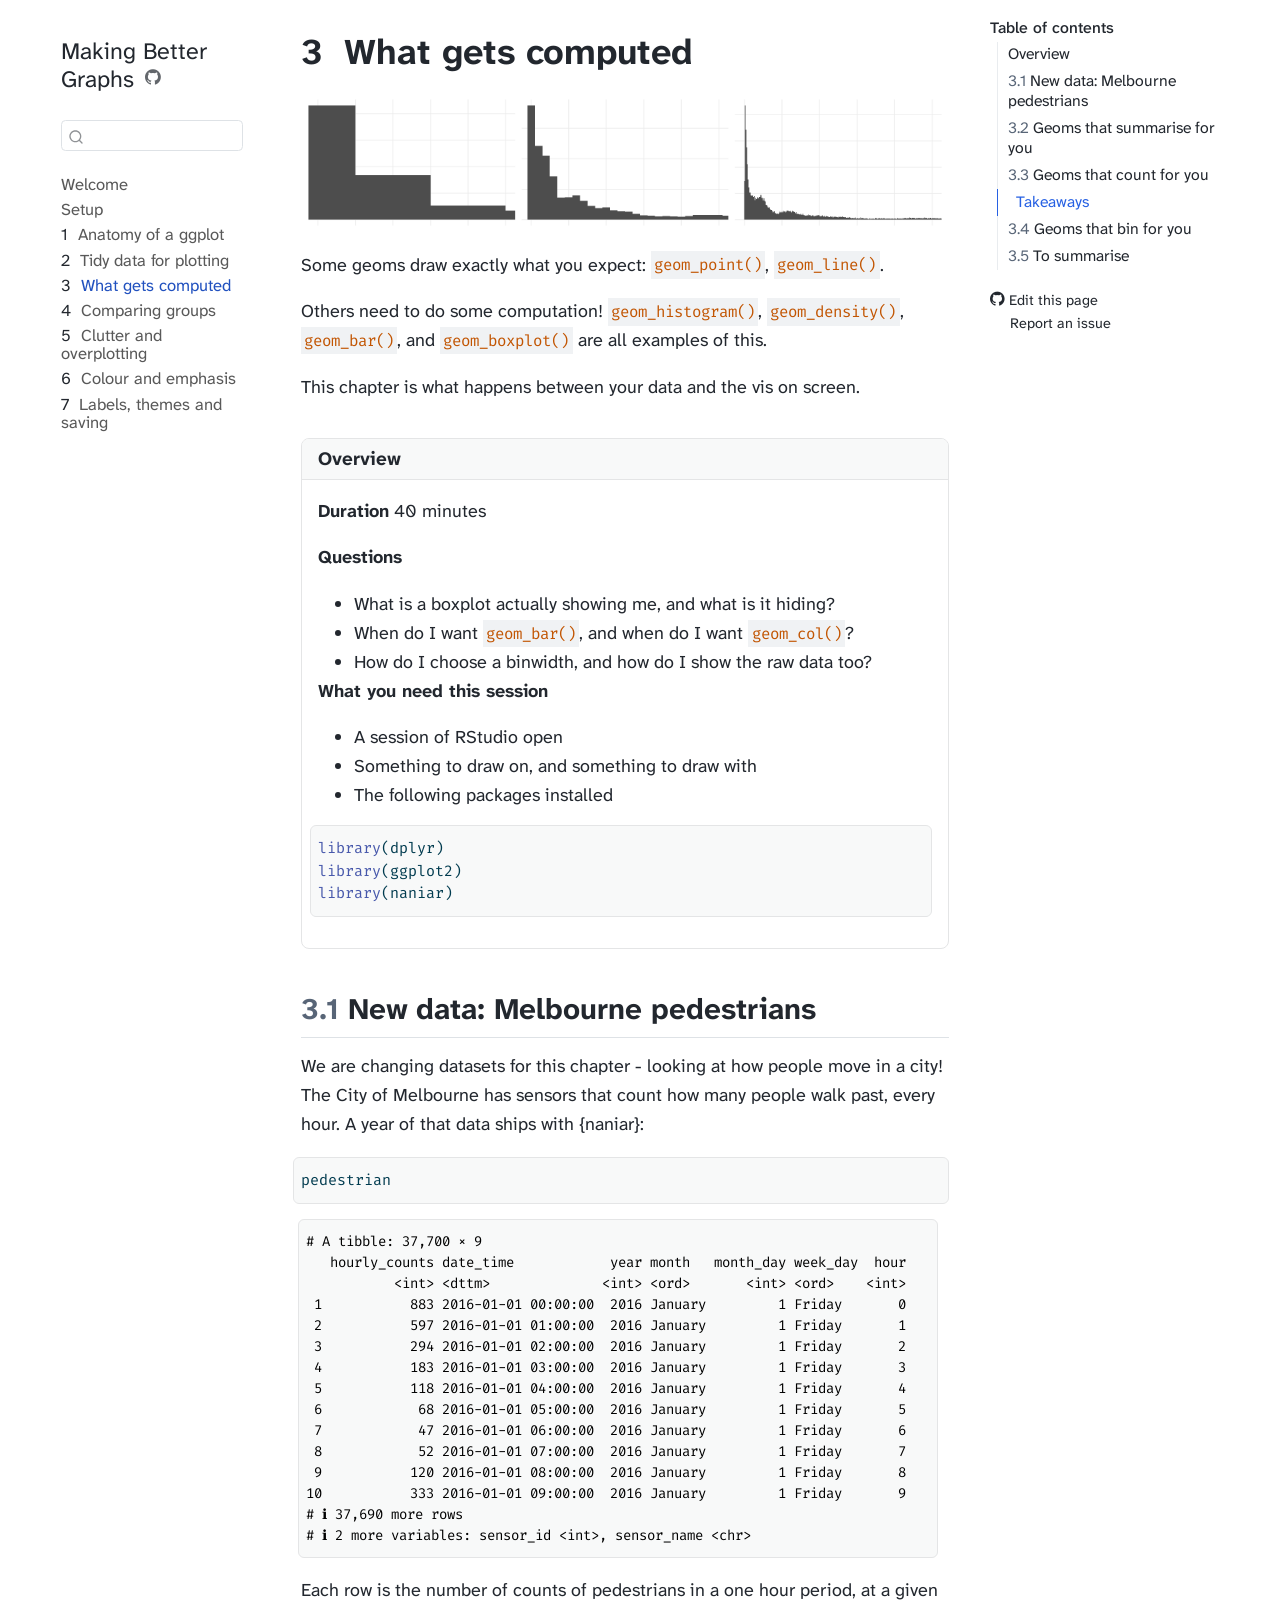
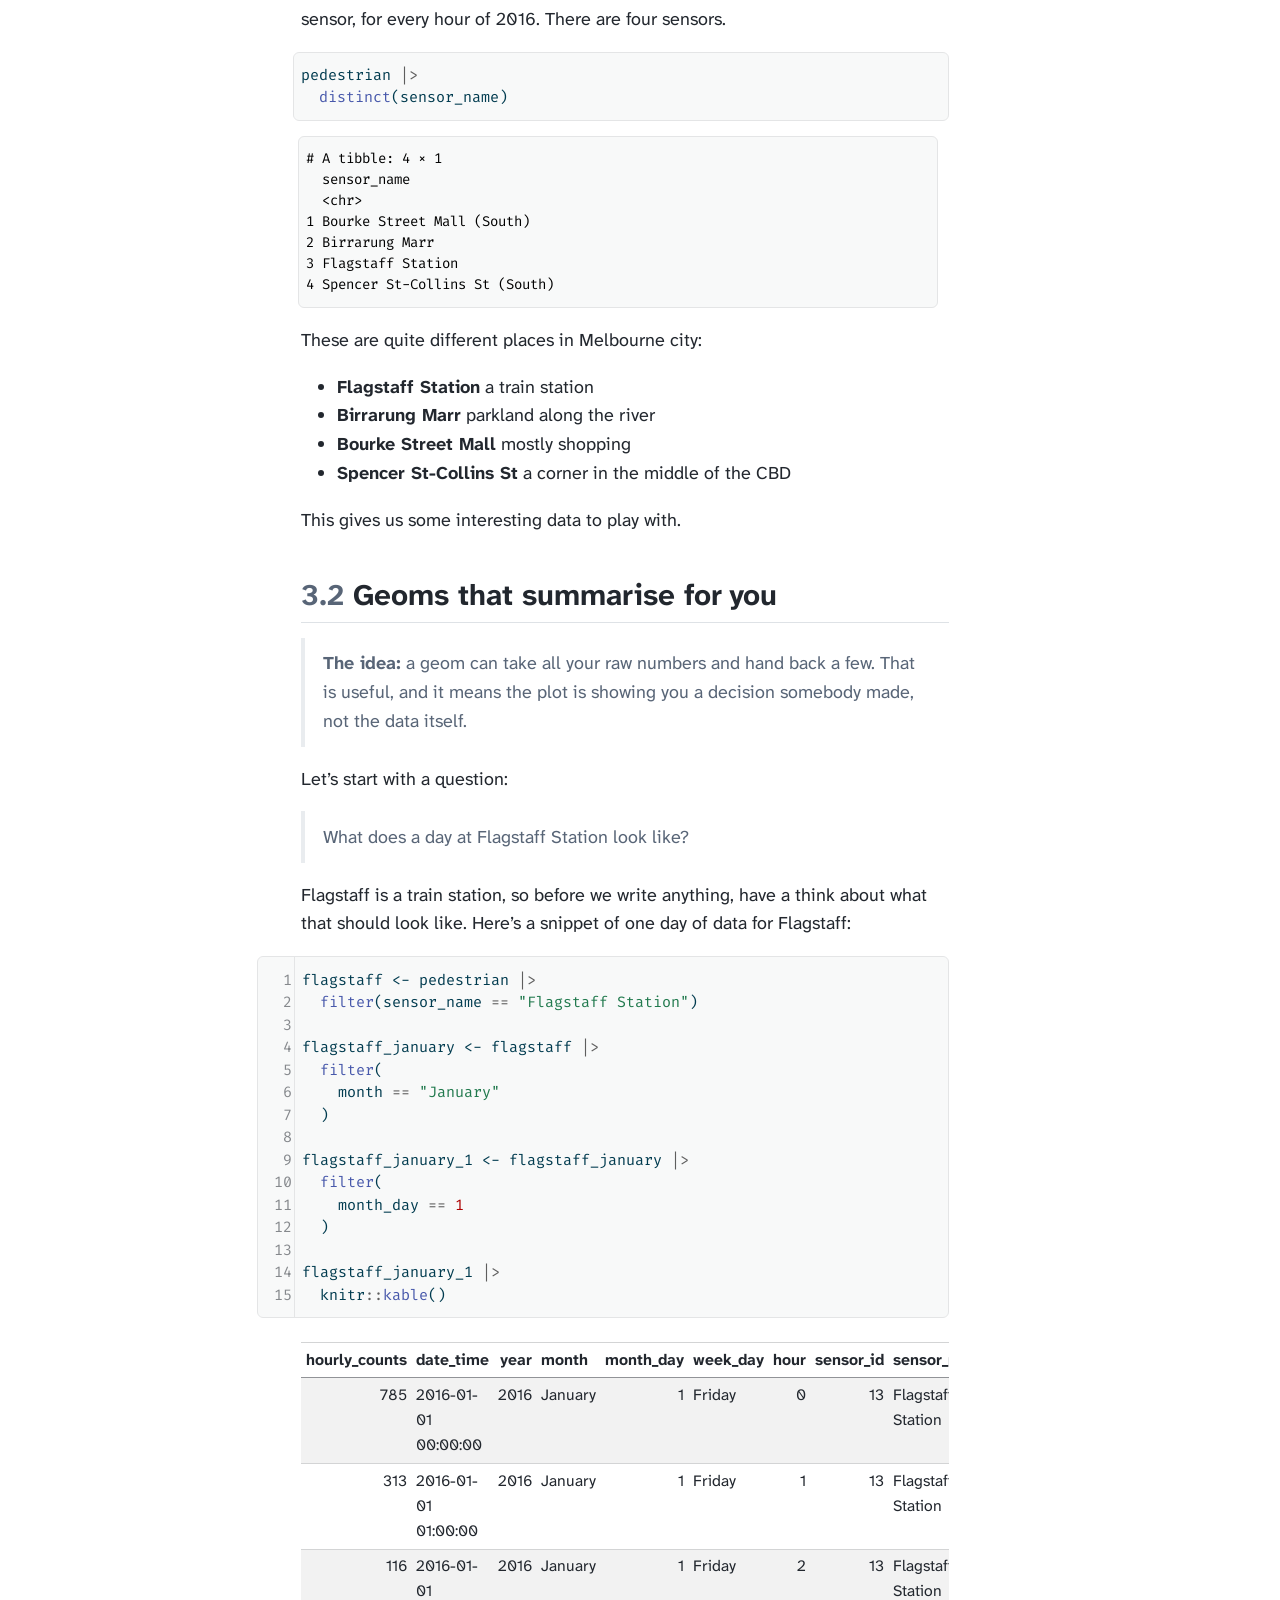
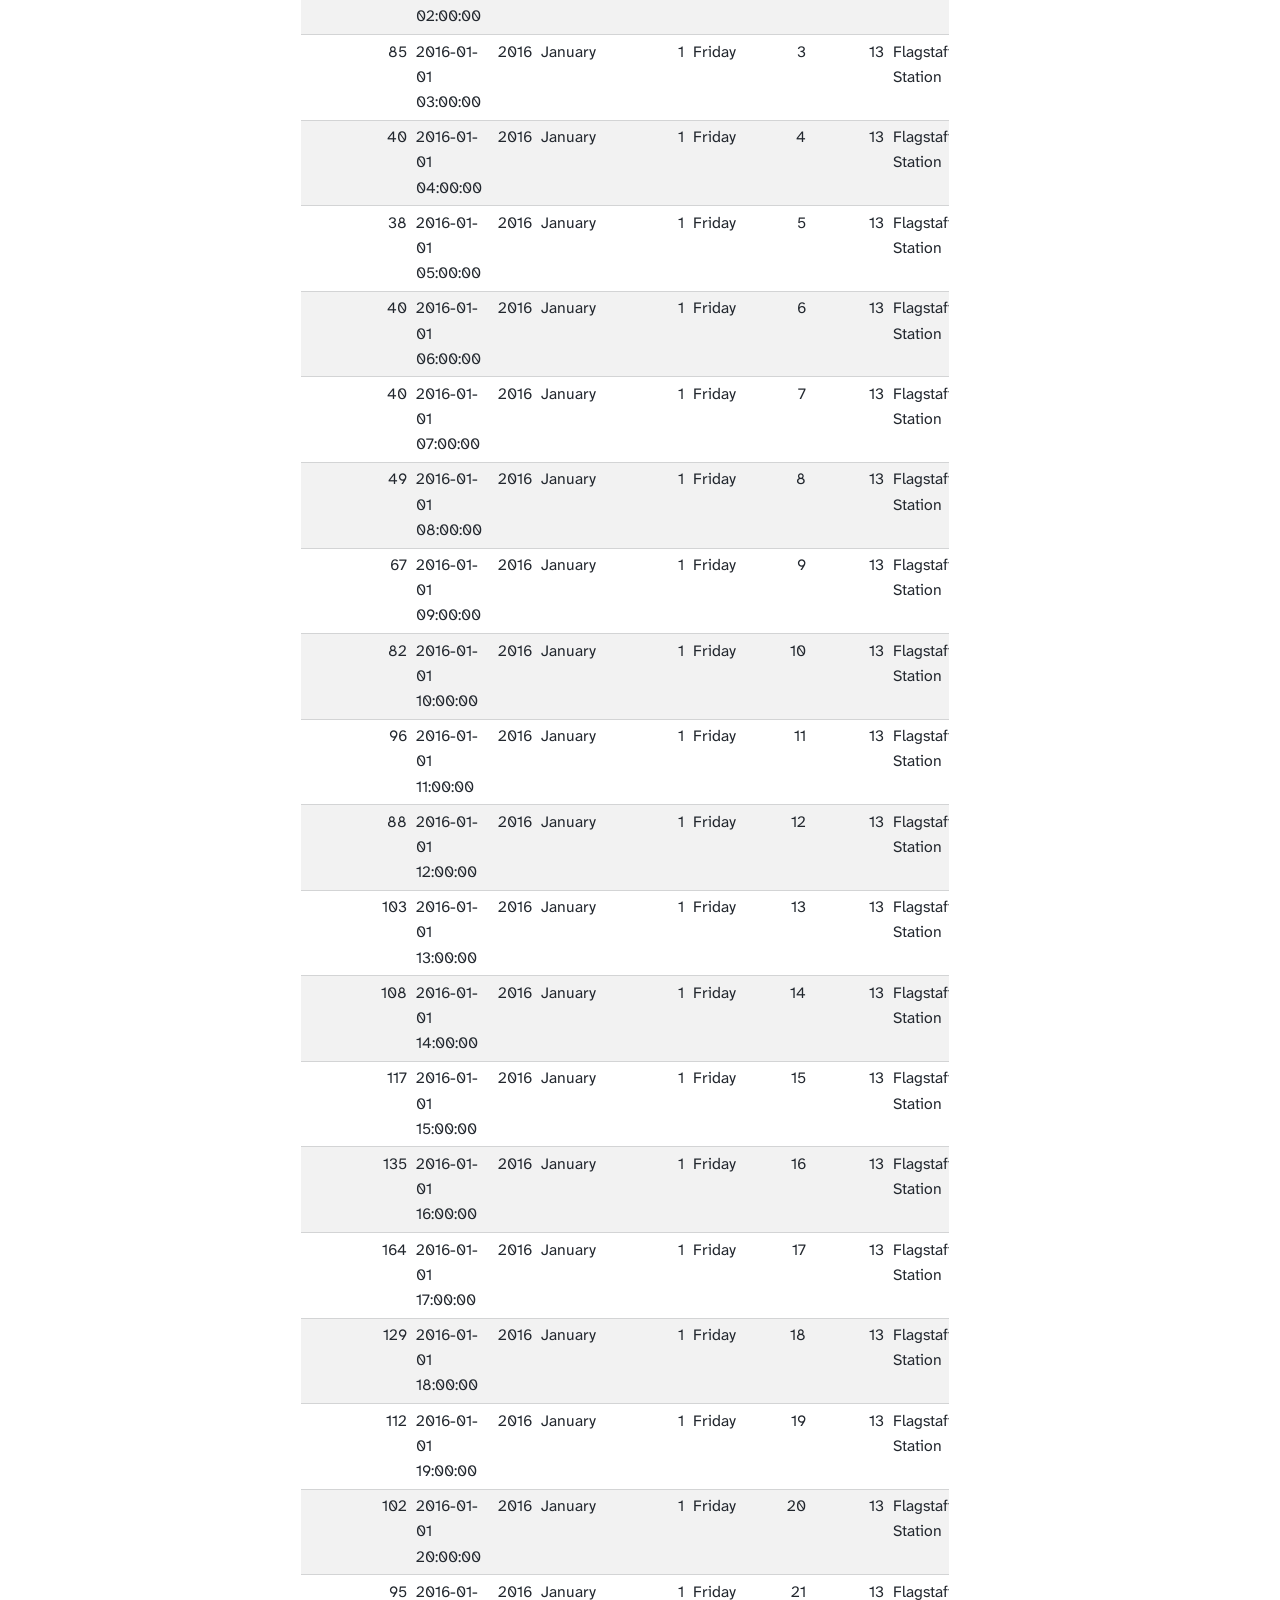
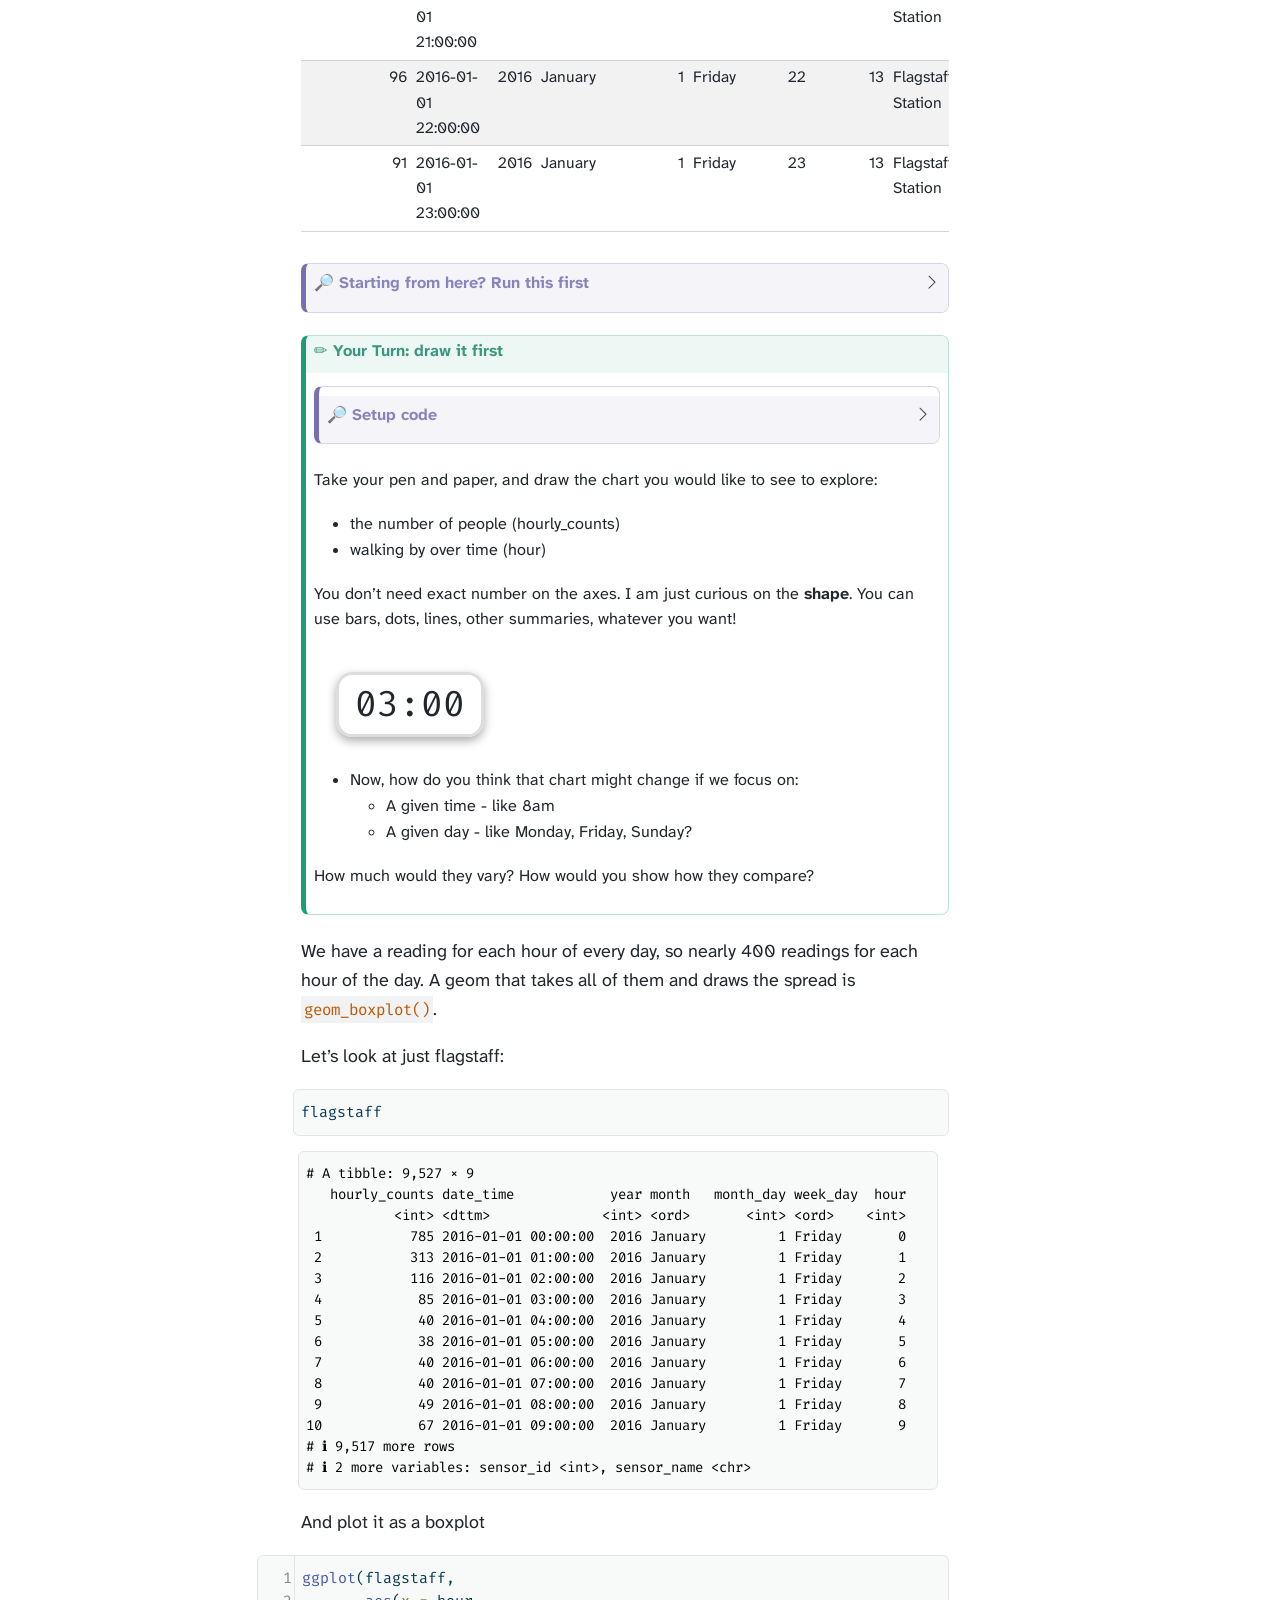
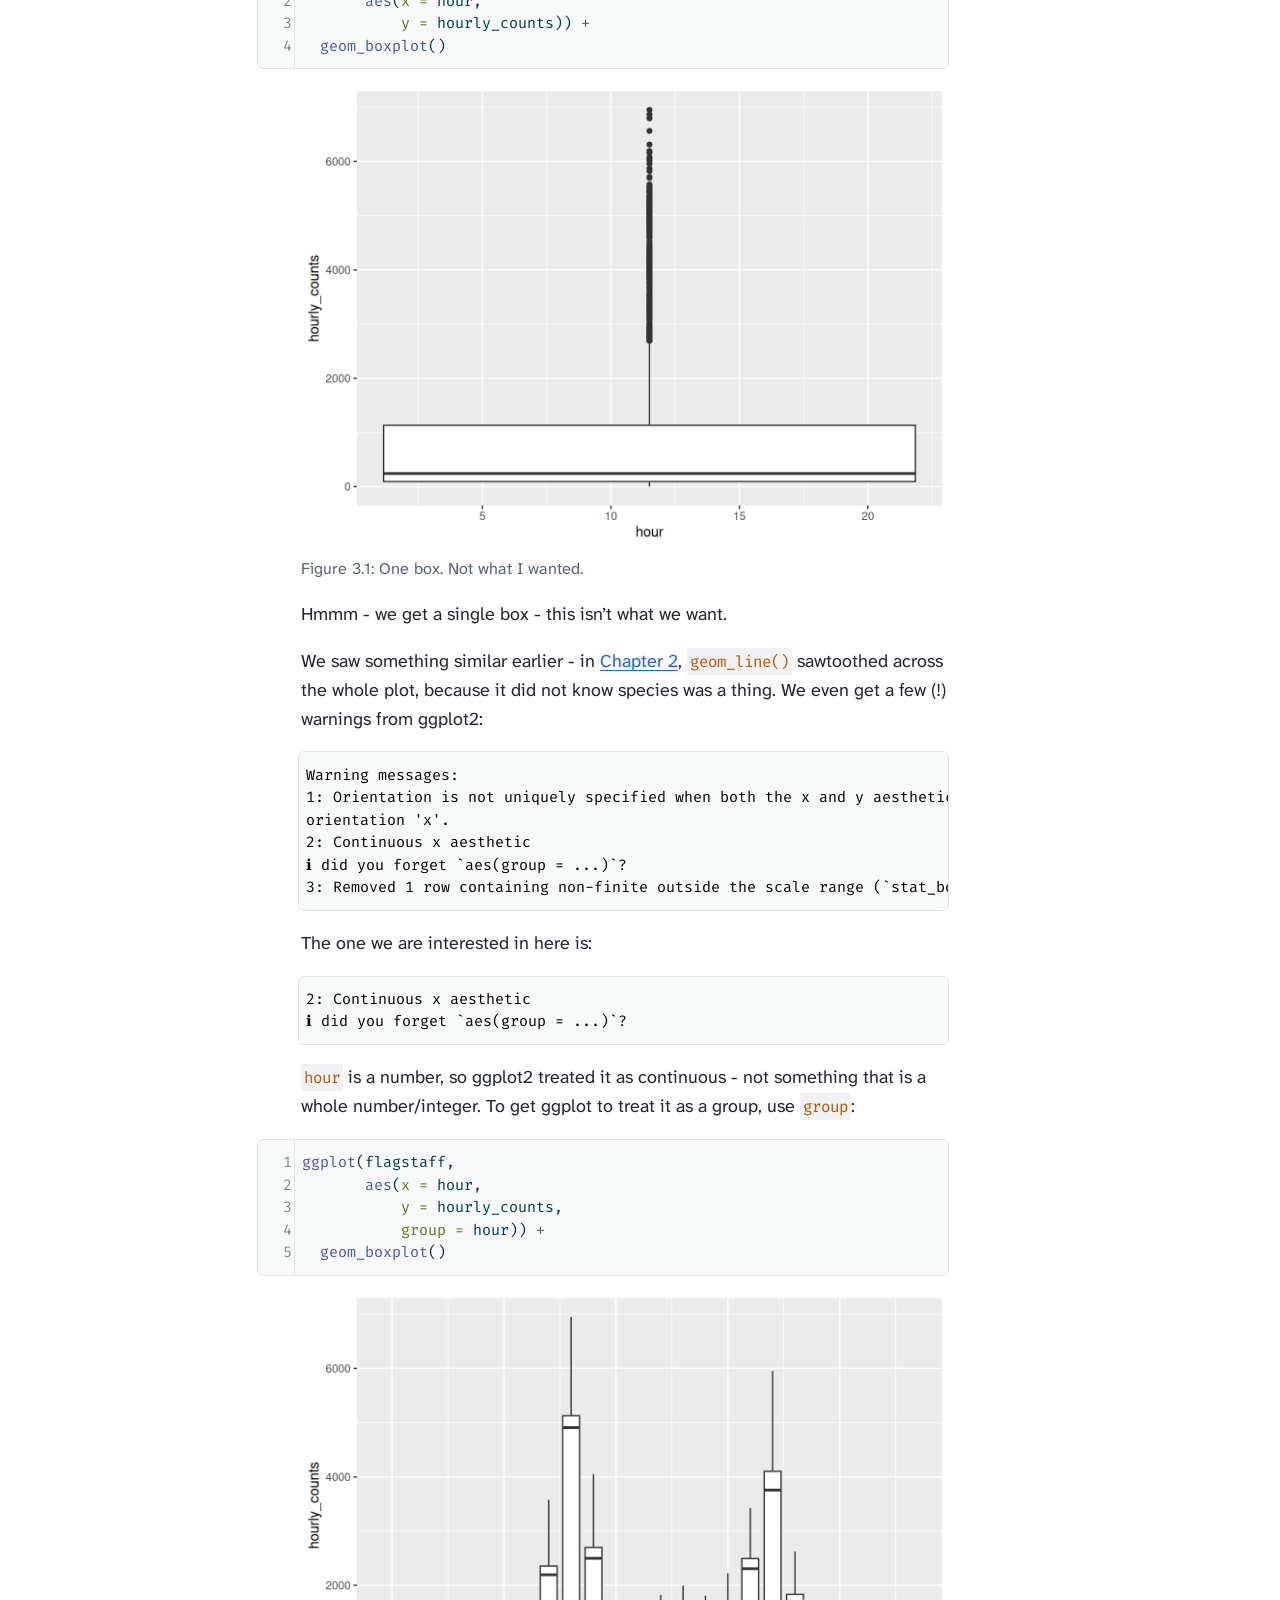
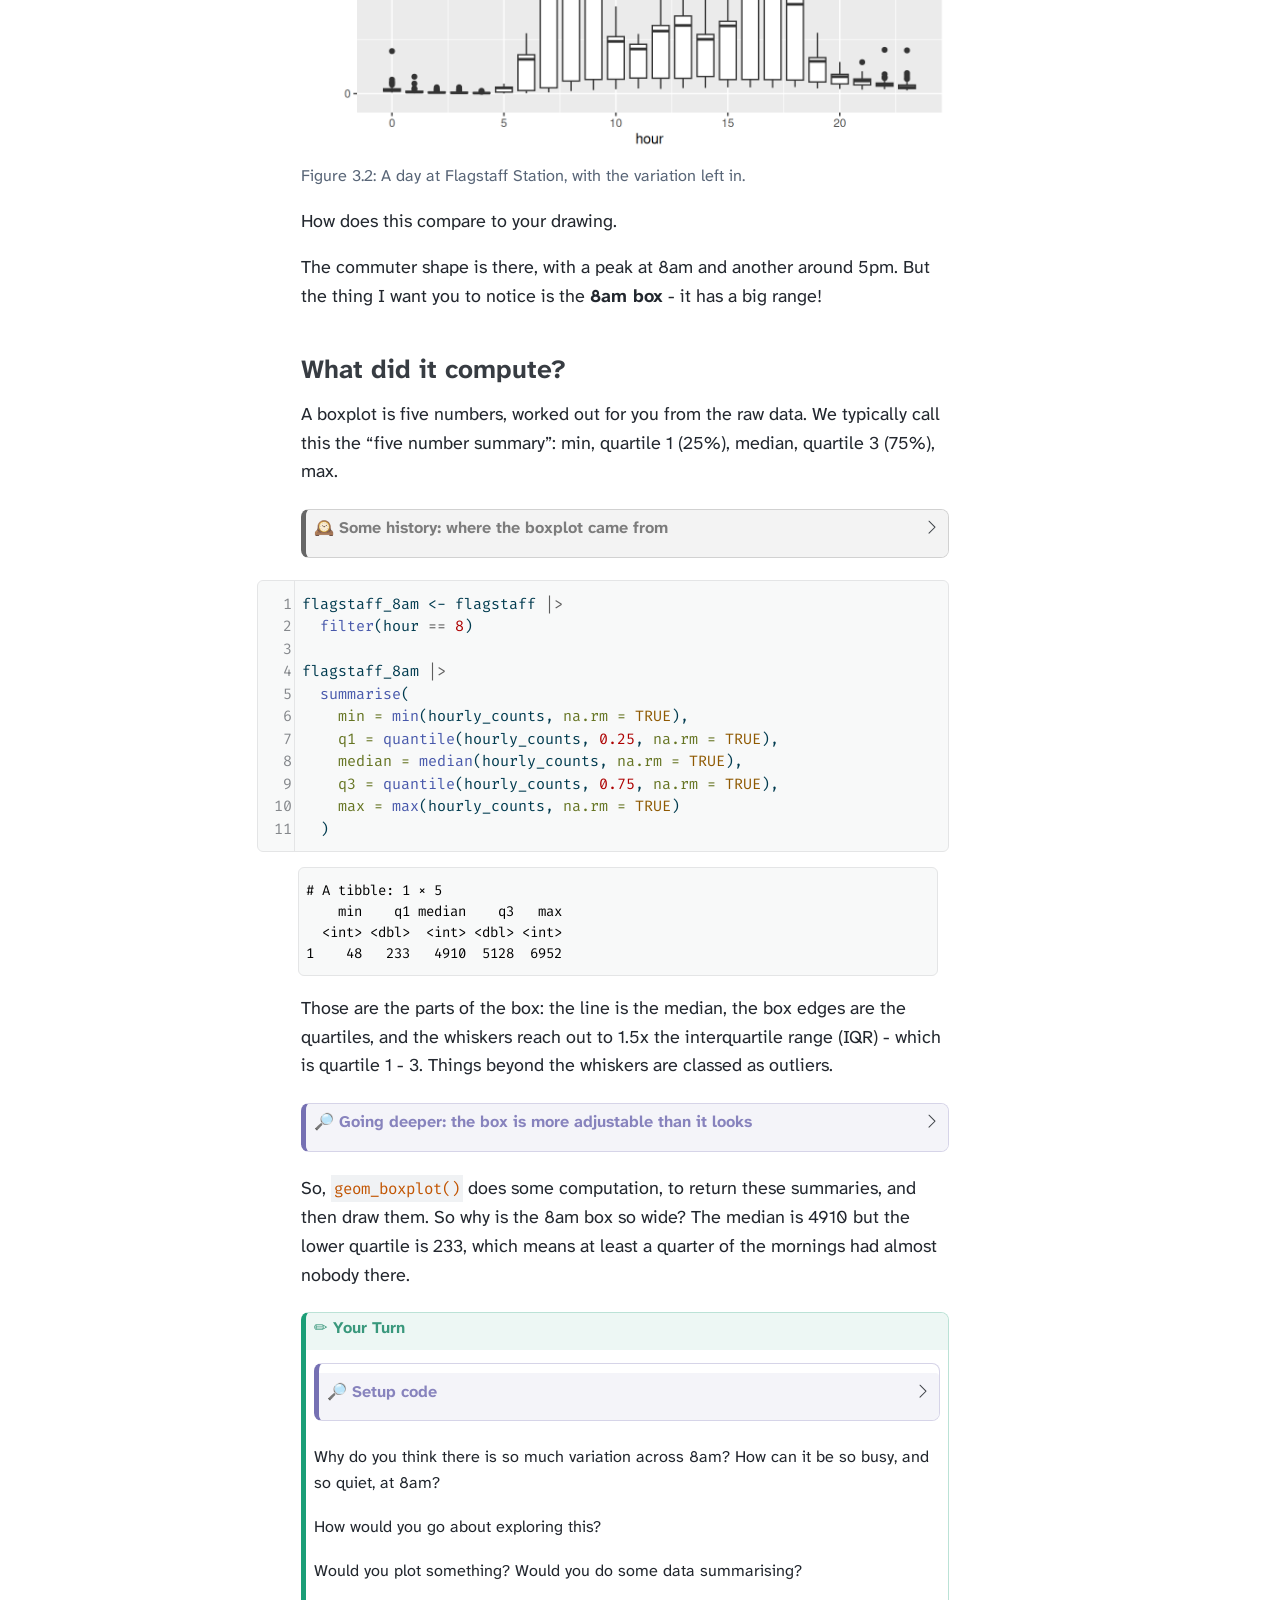
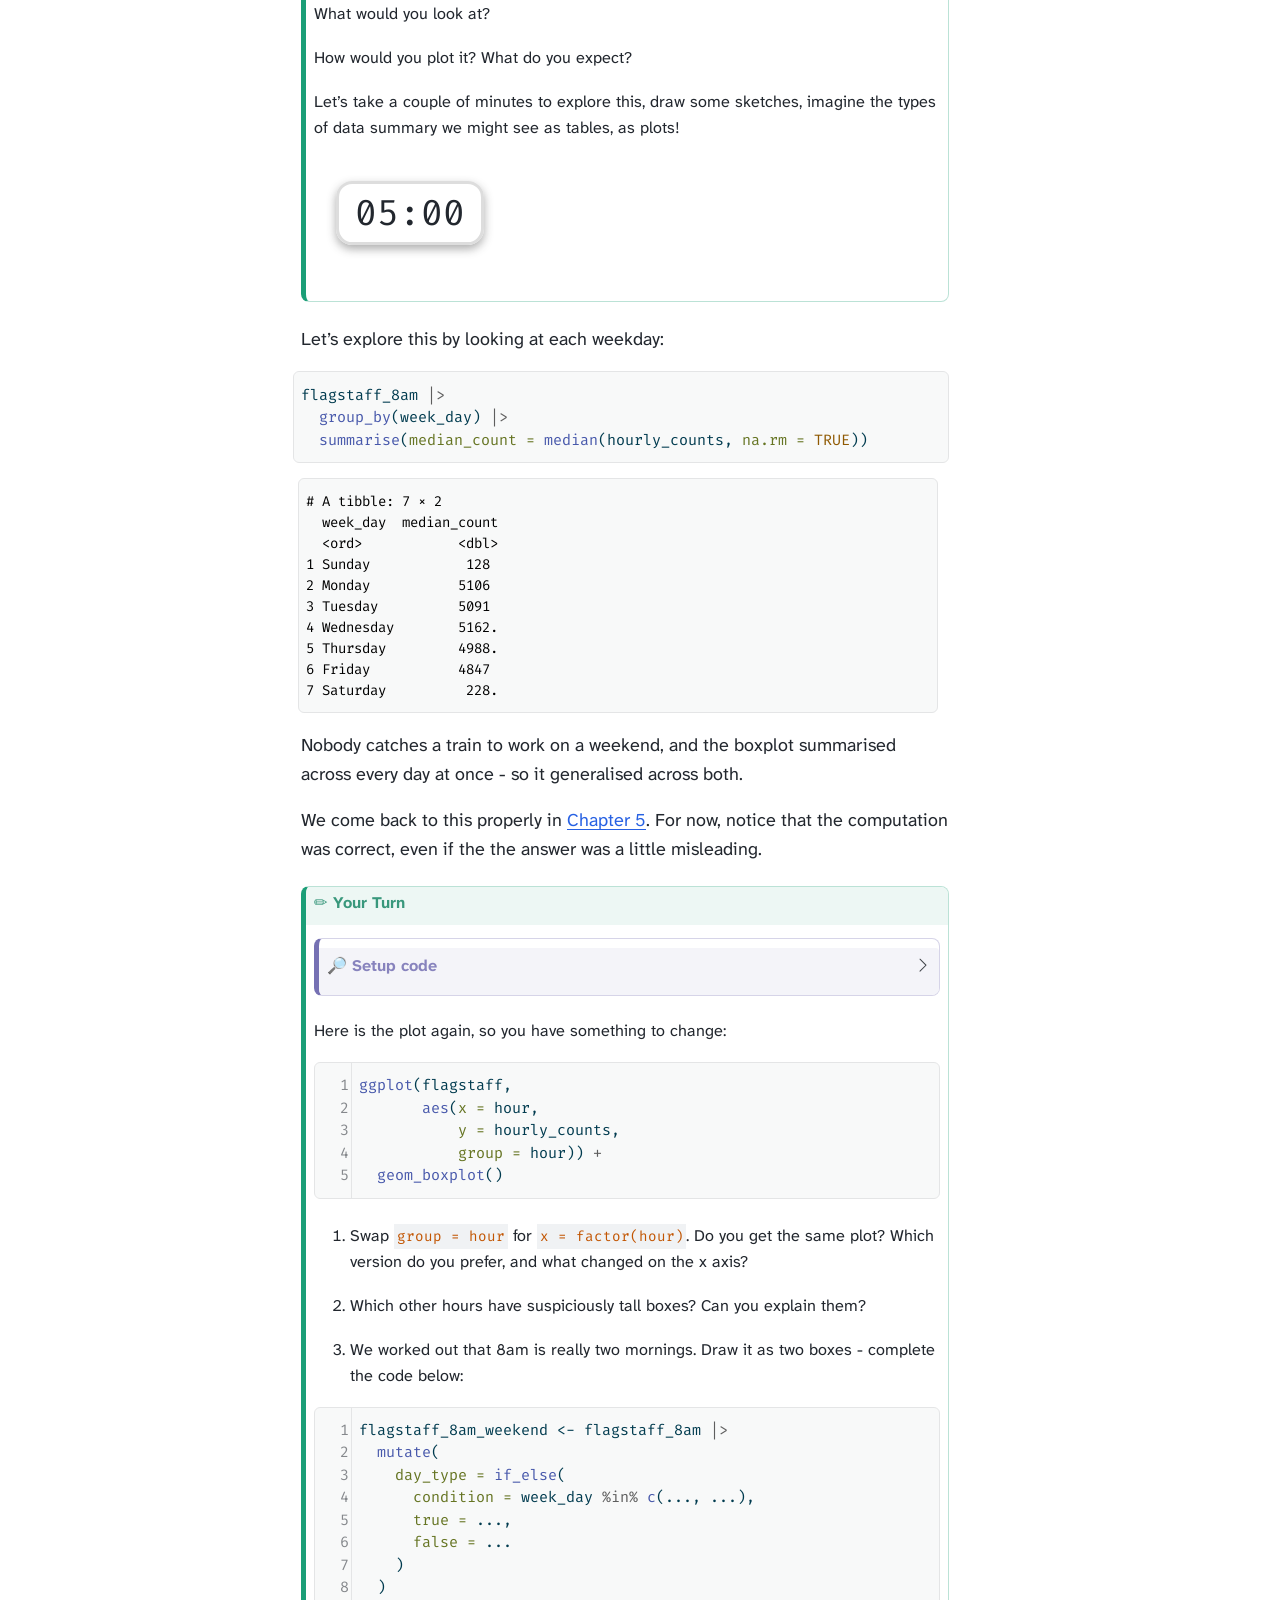
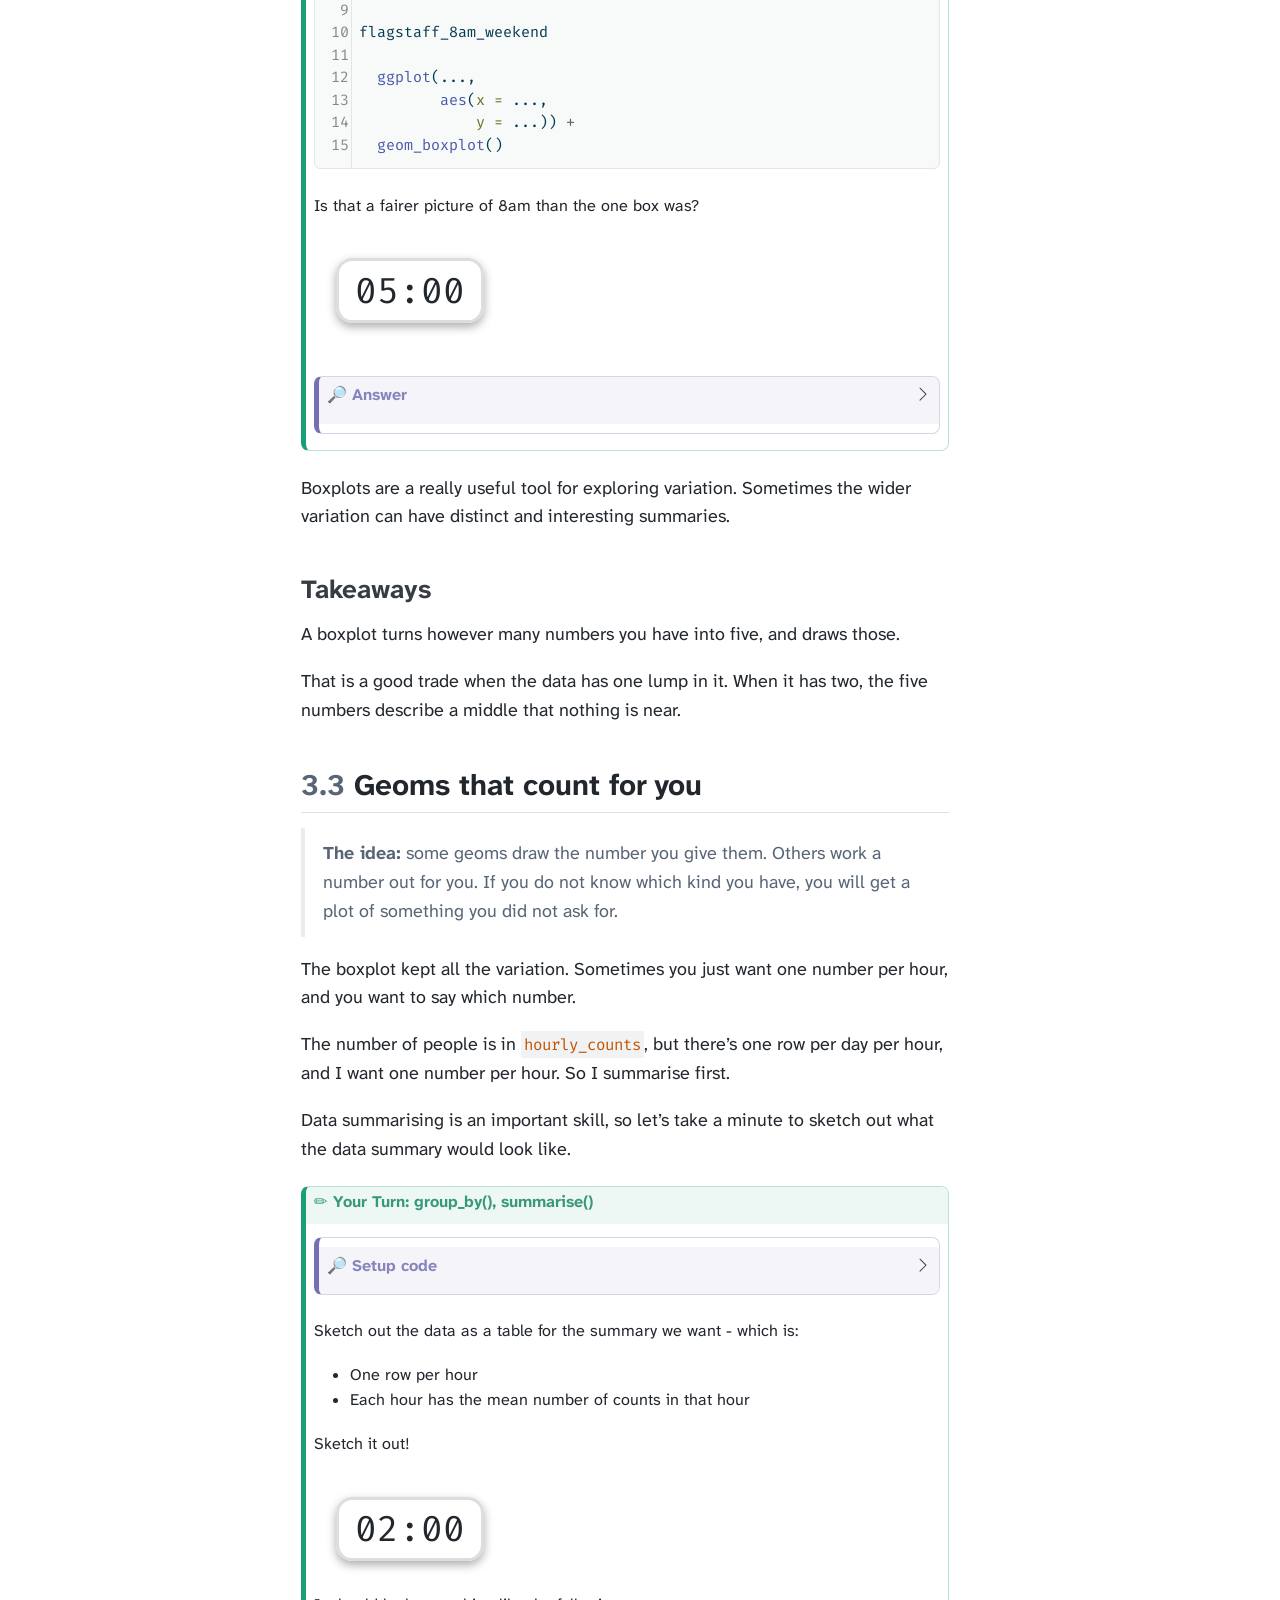
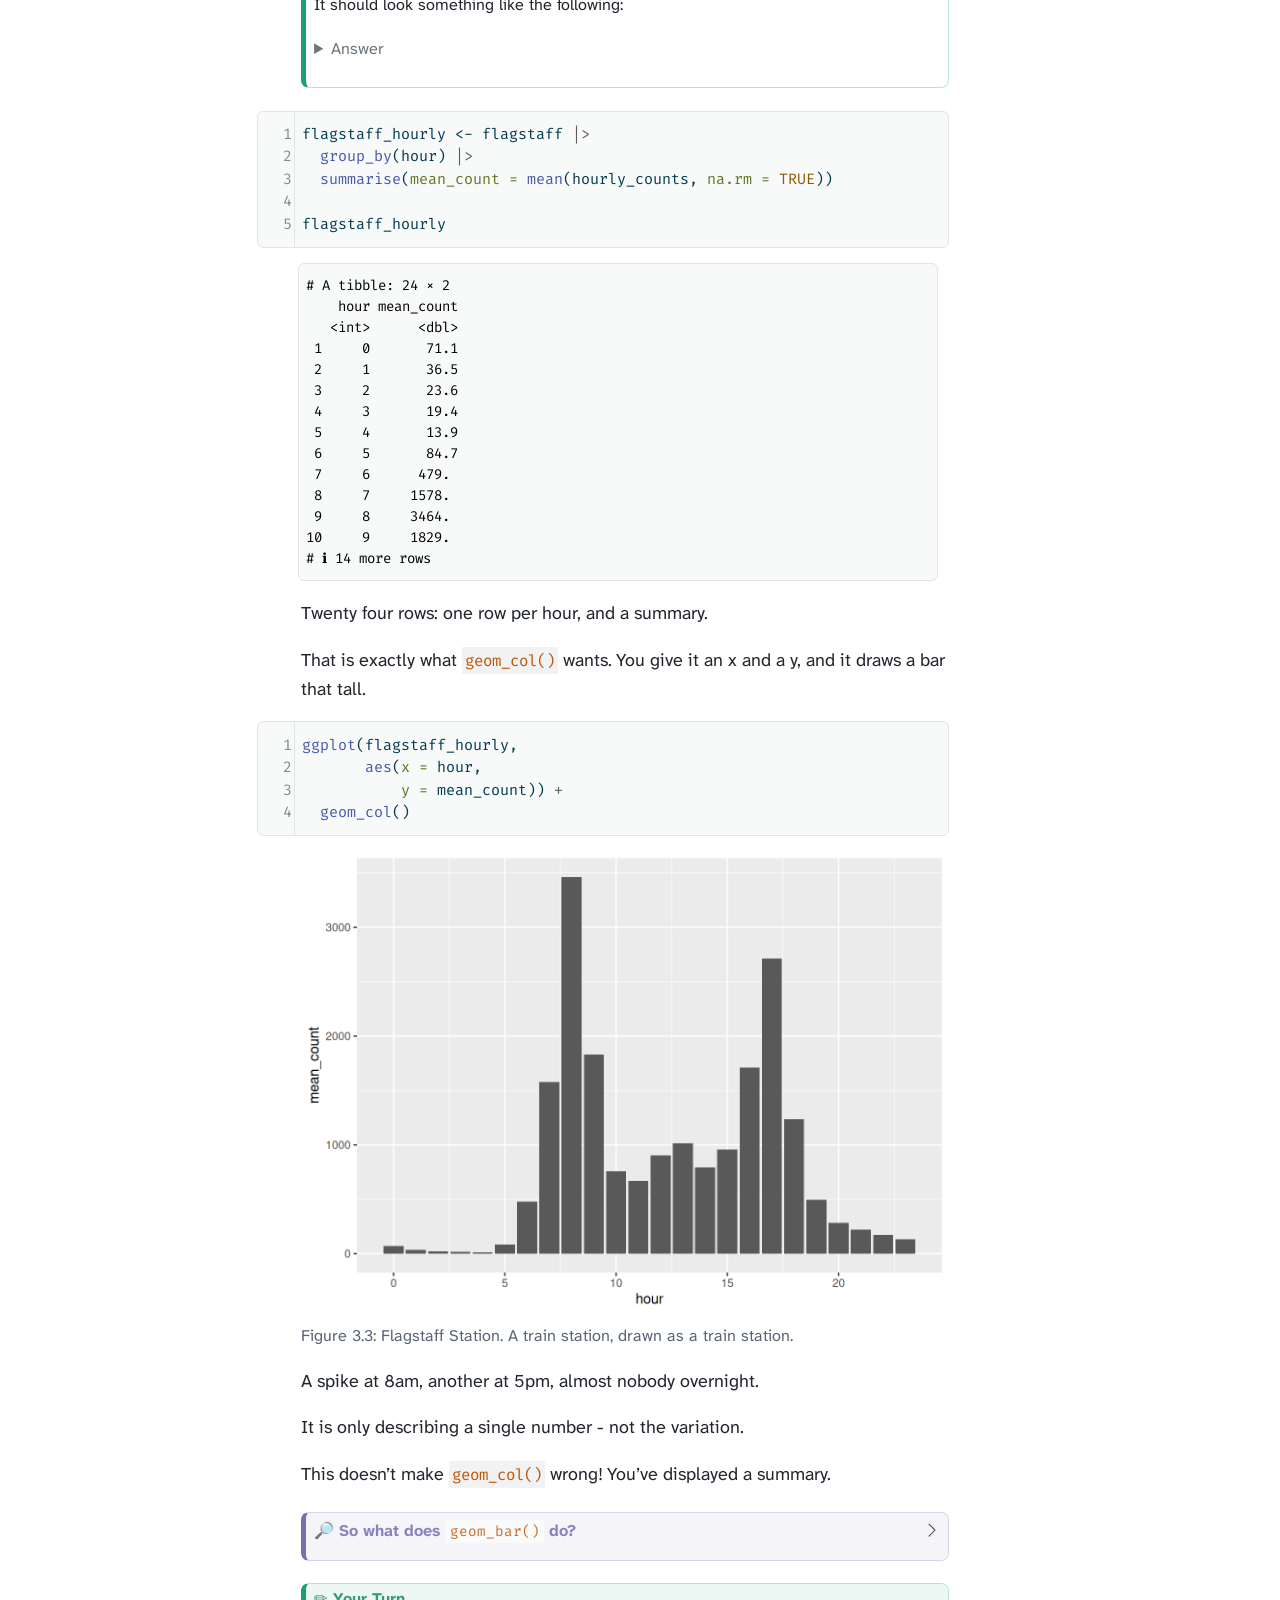
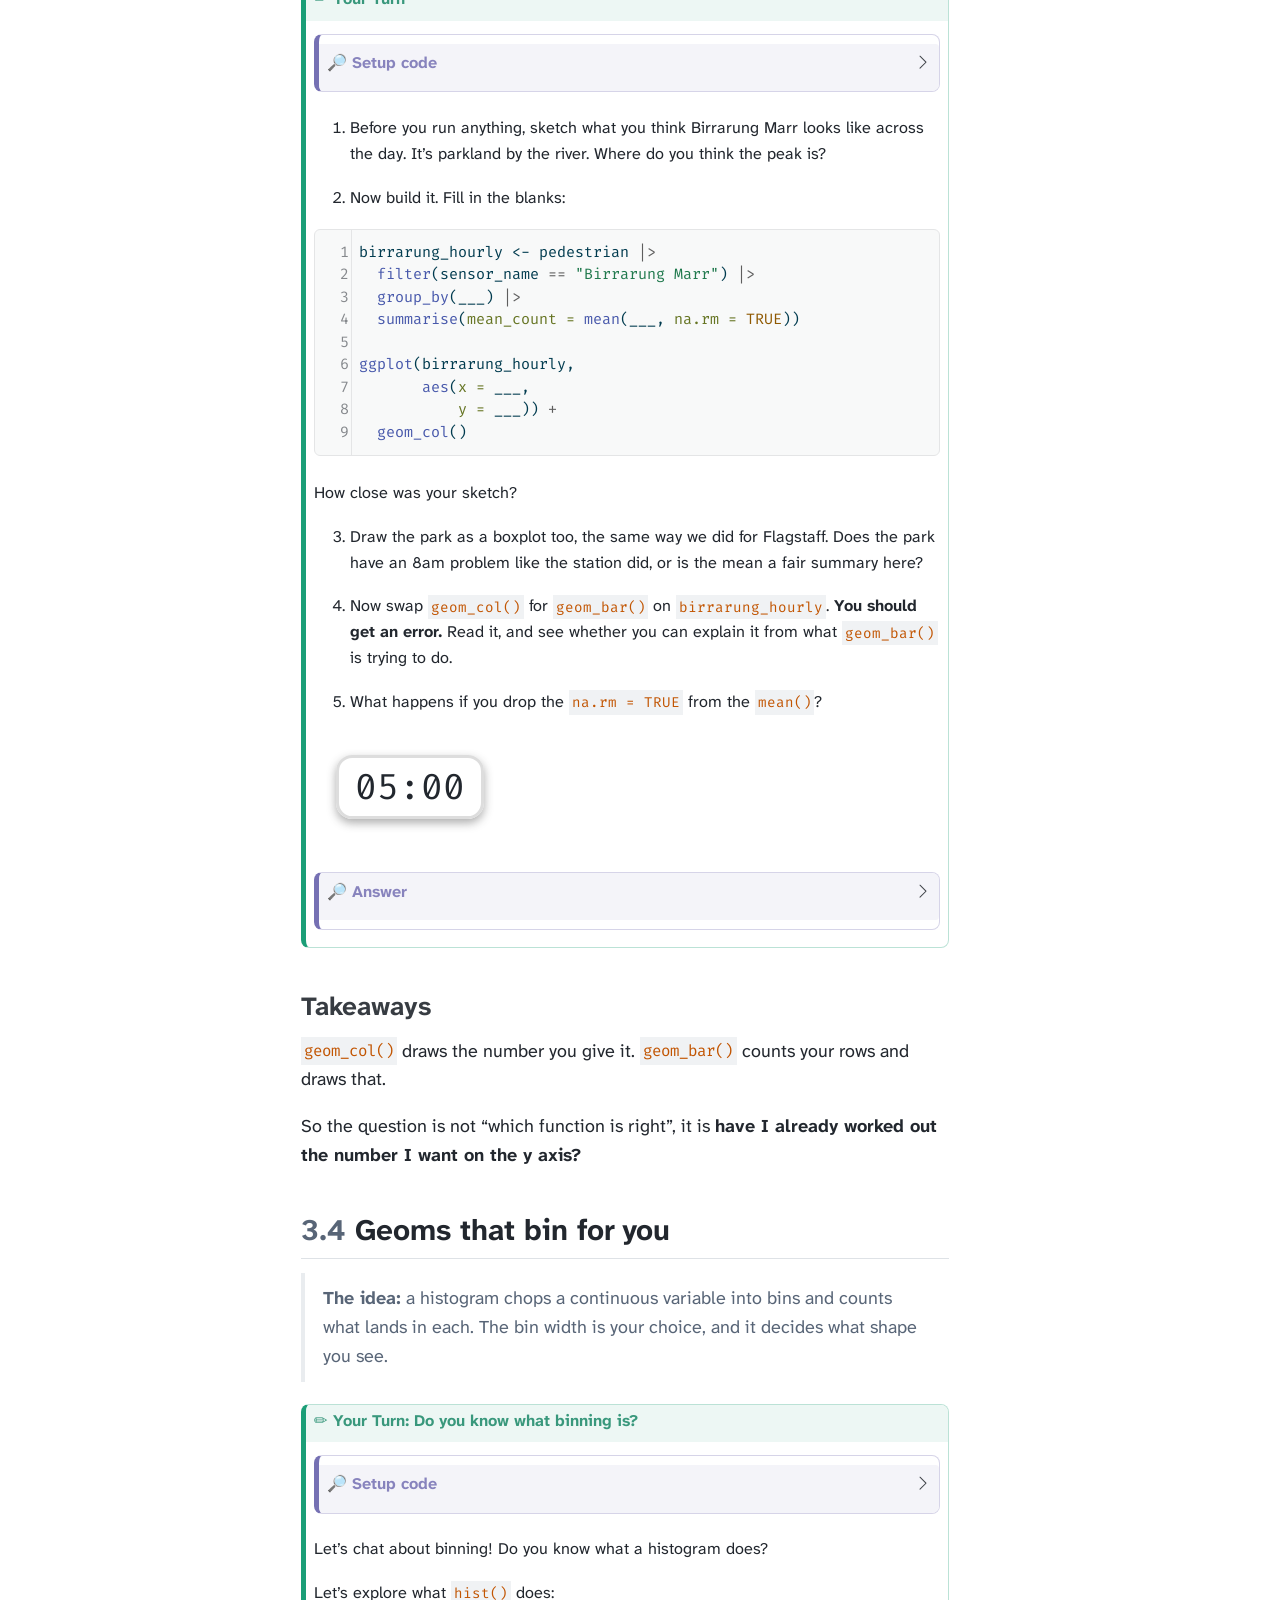
<file: what-gets-computed.html>
<!DOCTYPE html>
<html xmlns="http://www.w3.org/1999/xhtml" lang="en" xml:lang="en"><head>

<meta charset="utf-8">
<meta name="generator" content="quarto-1.10.18">

<meta name="viewport" content="width=device-width, initial-scale=1.0, user-scalable=yes">


<title>3&nbsp; What gets computed – Making Better Graphs</title>
<style>
/* Default styles provided by pandoc.
** See https://pandoc.org/MANUAL.html#variables-for-html for config info.
*/
span.smallcaps{font-variant: small-caps;}
div.columns{display: flex; gap: 1.5em;}
div.column{flex: auto;}
@media screen {
div.columns{gap: min(4vw, 1.5em);}
div.column{overflow-x: auto;}
}
div.hanging-indent{margin-left: 1.5em; text-indent: -1.5em;}
ul.task-list{list-style: none;}
ul.task-list li input[type="checkbox"] {
  width: 0.8em;
  margin: 0 0.8em 0.2em -1em; /* quarto-specific, see https://github.com/quarto-dev/quarto-cli/issues/4556 */ 
  vertical-align: middle;
}
/* CSS for syntax highlighting */
html { -webkit-text-size-adjust: 100%; }
pre > code.sourceCode { white-space: pre; position: relative; }
pre > code.sourceCode > span { display: inline-block; line-height: 1.25; }
pre > code.sourceCode > span:empty { height: 1.2em; }
.sourceCode { overflow: visible; }
code.sourceCode > span { color: inherit; text-decoration: inherit; }
div.sourceCode { margin: 1em 0; }
pre.sourceCode { margin: 0; }
@media screen {
div.sourceCode { overflow: auto; }
}
@media print {
pre > code.sourceCode { white-space: pre-wrap; }
pre > code.sourceCode > span { text-indent: -5em; padding-left: 5em; }
}
pre.numberSource code
  { counter-reset: source-line 0; }
pre.numberSource code > span
  { position: relative; left: -4em; counter-increment: source-line; }
pre.numberSource code > span > a:first-child::before
  { content: counter(source-line);
    position: relative; left: -1em; text-align: right; vertical-align: baseline;
    border: none; display: inline-block;
    -webkit-touch-callout: none; -webkit-user-select: none;
    -khtml-user-select: none; -moz-user-select: none;
    -ms-user-select: none; user-select: none;
    padding: 0 4px; width: 4em;
  }
pre.numberSource { margin-left: 3em;  padding-left: 4px; }
div.sourceCode
  {   }
@media screen {
pre > code.sourceCode > span > a:first-child::before { text-decoration: underline; }
}
</style>


<script src="site_libs/quarto-nav/quarto-nav.js"></script>
<script src="site_libs/quarto-nav/headroom.min.js"></script>
<script src="site_libs/clipboard/clipboard.min.js"></script>
<script src="site_libs/quarto-search/autocomplete.umd.js"></script>
<script src="site_libs/quarto-search/fuse.min.js"></script>
<script src="site_libs/quarto-search/quarto-search.js"></script>
<meta name="quarto:offset" content="./">
<link href="./what-am-i-comparing.html" rel="next">
<link href="./shape-of-your-data.html" rel="prev">
<script src="site_libs/quarto-html/quarto.js" type="module"></script>
<script src="site_libs/quarto-html/tabsets/tabsets.js" type="module"></script>
<script src="site_libs/quarto-html/popper.min.js"></script>
<script src="site_libs/quarto-html/tippy.umd.min.js"></script>
<script src="site_libs/quarto-html/anchor.min.js"></script>
<link href="site_libs/quarto-html/tippy.css" rel="stylesheet">
<link href="site_libs/quarto-html/quarto-syntax-highlighting-b45b7b0fa9169e986df15f1ef60a279c.css" rel="stylesheet" id="quarto-text-highlighting-styles">
<script src="site_libs/bootstrap/bootstrap.min.js"></script>
<link href="site_libs/bootstrap/bootstrap-icons.css" rel="stylesheet">
<link href="site_libs/bootstrap/bootstrap-020cafe2c5162b14dfdb8f310a12914a.min.css" rel="stylesheet" append-hash="true" id="quarto-bootstrap" data-mode="light">
<script id="quarto-search-options" type="application/json">{
  "location": "sidebar",
  "copy-button": false,
  "collapse-after": 3,
  "panel-placement": "start",
  "type": "textbox",
  "limit": 50,
  "keyboard-shortcut": [
    "f",
    "/",
    "s"
  ],
  "show-item-context": false,
  "language": {
    "search-no-results-text": "No results",
    "search-matching-documents-text": "matching documents",
    "search-copy-link-title": "Copy link to search",
    "search-hide-matches-text": "Hide additional matches",
    "search-more-match-text": "more match in this document",
    "search-more-matches-text": "more matches in this document",
    "search-clear-button-title": "Clear",
    "search-text-placeholder": "",
    "search-detached-cancel-button-title": "Cancel",
    "search-submit-button-title": "Submit",
    "search-label": "Search"
  }
}</script>
<link href="site_libs/countdown-0.6.0/countdown.css" rel="stylesheet">
<script src="site_libs/countdown-0.6.0/countdown.js"></script>


</head>

<body class="nav-sidebar floating quarto-light">

<div id="quarto-search-results"></div>
  <header id="quarto-header" class="headroom fixed-top">
  <nav class="quarto-secondary-nav">
    <div class="container-fluid d-flex">
      <button type="button" class="quarto-btn-toggle btn" data-bs-toggle="collapse" role="button" data-bs-target=".quarto-sidebar-collapse-item" aria-controls="quarto-sidebar" aria-expanded="false" aria-label="Toggle sidebar navigation" onclick="if (window.quartoToggleHeadroom) { window.quartoToggleHeadroom(); }">
        <i class="bi bi-layout-text-sidebar-reverse"></i>
      </button>
        <nav class="quarto-page-breadcrumbs" aria-label="breadcrumb"><ol class="breadcrumb"><li class="breadcrumb-item"><a href="./what-gets-computed.html"><span class="chapter-number">3</span>&nbsp; <span class="chapter-title">What gets computed</span></a></li></ol></nav>
        <a class="flex-grow-1" role="navigation" data-bs-toggle="collapse" data-bs-target=".quarto-sidebar-collapse-item" aria-controls="quarto-sidebar" aria-expanded="false" aria-label="Toggle sidebar navigation" onclick="if (window.quartoToggleHeadroom) { window.quartoToggleHeadroom(); }">      
        </a>
      <button type="button" class="btn quarto-search-button" aria-label="Search" onclick="window.quartoOpenSearch();">
        <i class="bi bi-search"></i>
      </button>
    </div>
  </nav>
</header>
<!-- content -->
<div id="quarto-content" class="quarto-container page-columns page-rows-contents page-layout-article">
<!-- sidebar -->
  <nav id="quarto-sidebar" class="sidebar collapse collapse-horizontal quarto-sidebar-collapse-item sidebar-navigation floating overflow-auto">
    <div class="pt-lg-2 mt-2 text-left sidebar-header">
    <div class="sidebar-title mb-0 py-0">
      <a href="./">Making Better Graphs</a> 
        <div class="sidebar-tools-main">
    <a href="https://github.com/njtierney/bettervis" title="Source Code" class="quarto-navigation-tool px-1" aria-label="Source Code"><i class="bi bi-github"></i></a>
</div>
    </div>
      </div>
        <div class="mt-2 flex-shrink-0 align-items-center">
        <div class="sidebar-search">
        <div id="quarto-search" class="" title="Search"></div>
        </div>
        </div>
    <div class="sidebar-menu-container"> 
    <ul class="list-unstyled mt-1">
        <li class="sidebar-item">
  <div class="sidebar-item-container"> 
  <a href="./index.html" class="sidebar-item-text sidebar-link">
 <span class="menu-text">Welcome</span></a>
  </div>
</li>
        <li class="sidebar-item">
  <div class="sidebar-item-container"> 
  <a href="./setup.html" class="sidebar-item-text sidebar-link">
 <span class="menu-text">Setup</span></a>
  </div>
</li>
        <li class="sidebar-item">
  <div class="sidebar-item-container"> 
  <a href="./anatomy-of-a-ggplot.html" class="sidebar-item-text sidebar-link">
 <span class="menu-text"><span class="chapter-number">1</span>&nbsp; <span class="chapter-title">Anatomy of a ggplot</span></span></a>
  </div>
</li>
        <li class="sidebar-item">
  <div class="sidebar-item-container"> 
  <a href="./shape-of-your-data.html" class="sidebar-item-text sidebar-link">
 <span class="menu-text"><span class="chapter-number">2</span>&nbsp; <span class="chapter-title">Tidy data for plotting</span></span></a>
  </div>
</li>
        <li class="sidebar-item">
  <div class="sidebar-item-container"> 
  <a href="./what-gets-computed.html" class="sidebar-item-text sidebar-link active">
 <span class="menu-text"><span class="chapter-number">3</span>&nbsp; <span class="chapter-title">What gets computed</span></span></a>
  </div>
</li>
        <li class="sidebar-item">
  <div class="sidebar-item-container"> 
  <a href="./what-am-i-comparing.html" class="sidebar-item-text sidebar-link">
 <span class="menu-text"><span class="chapter-number">4</span>&nbsp; <span class="chapter-title">Comparing groups</span></span></a>
  </div>
</li>
        <li class="sidebar-item">
  <div class="sidebar-item-container"> 
  <a href="./whats-in-the-way.html" class="sidebar-item-text sidebar-link">
 <span class="menu-text"><span class="chapter-number">5</span>&nbsp; <span class="chapter-title">Clutter and overplotting</span></span></a>
  </div>
</li>
        <li class="sidebar-item">
  <div class="sidebar-item-container"> 
  <a href="./where-should-the-eye-go.html" class="sidebar-item-text sidebar-link">
 <span class="menu-text"><span class="chapter-number">6</span>&nbsp; <span class="chapter-title">Colour and emphasis</span></span></a>
  </div>
</li>
        <li class="sidebar-item">
  <div class="sidebar-item-container"> 
  <a href="./making-it-land.html" class="sidebar-item-text sidebar-link">
 <span class="menu-text"><span class="chapter-number">7</span>&nbsp; <span class="chapter-title">Labels, themes and saving</span></span></a>
  </div>
</li>
    </ul>
    </div>
</nav>
<div id="quarto-sidebar-glass" class="quarto-sidebar-collapse-item" data-bs-toggle="collapse" data-bs-target=".quarto-sidebar-collapse-item"></div>
<!-- margin-sidebar -->
    <div id="quarto-margin-sidebar" class="sidebar margin-sidebar">
        <nav id="TOC" role="doc-toc" class="toc-active">
    <h2 id="toc-title">Table of contents</h2>
   
  <ul>
  <li><a href="#overview" id="toc-overview" class="nav-link active" data-scroll-target="#overview">Overview</a></li>
  <li><a href="#new-data-melbourne-pedestrians" id="toc-new-data-melbourne-pedestrians" class="nav-link" data-scroll-target="#new-data-melbourne-pedestrians"><span class="header-section-number">3.1</span> New data: Melbourne pedestrians</a></li>
  <li><a href="#geoms-that-summarise-for-you" id="toc-geoms-that-summarise-for-you" class="nav-link" data-scroll-target="#geoms-that-summarise-for-you"><span class="header-section-number">3.2</span> Geoms that summarise for you</a>
  <ul class="collapse">
  <li><a href="#what-did-it-compute" id="toc-what-did-it-compute" class="nav-link" data-scroll-target="#what-did-it-compute">What did it compute?</a></li>
  <li><a href="#takeaways" id="toc-takeaways" class="nav-link" data-scroll-target="#takeaways">Takeaways</a></li>
  </ul></li>
  <li><a href="#geoms-that-count-for-you" id="toc-geoms-that-count-for-you" class="nav-link" data-scroll-target="#geoms-that-count-for-you"><span class="header-section-number">3.3</span> Geoms that count for you</a>
  <ul class="collapse">
  <li><a href="#takeaways-1" id="toc-takeaways-1" class="nav-link" data-scroll-target="#takeaways-1">Takeaways</a></li>
  </ul></li>
  <li><a href="#geoms-that-bin-for-you" id="toc-geoms-that-bin-for-you" class="nav-link" data-scroll-target="#geoms-that-bin-for-you"><span class="header-section-number">3.4</span> Geoms that bin for you</a>
  <ul class="collapse">
  <li><a href="#back-to-that-8am-box" id="toc-back-to-that-8am-box" class="nav-link" data-scroll-target="#back-to-that-8am-box">Back to that 8am box</a></li>
  <li><a href="#showing-the-actual-readings-with-geom_rug" id="toc-showing-the-actual-readings-with-geom_rug" class="nav-link" data-scroll-target="#showing-the-actual-readings-with-geom_rug">Showing the actual readings with <code>geom_rug()</code></a></li>
  <li><a href="#takeaways-2" id="toc-takeaways-2" class="nav-link" data-scroll-target="#takeaways-2">Takeaways</a></li>
  </ul></li>
  <li><a href="#to-summarise" id="toc-to-summarise" class="nav-link" data-scroll-target="#to-summarise"><span class="header-section-number">3.5</span> To summarise</a></li>
  </ul>
<div class="toc-actions"><ul><li><a href="https://github.com/njtierney/bettervis/edit/main/what-gets-computed.qmd" class="toc-action"><i class="bi bi-github"></i>Edit this page</a></li><li><a href="https://github.com/njtierney/bettervis/issues/new" class="toc-action"><i class="bi empty"></i>Report an issue</a></li></ul></div></nav>
    </div>
<!-- main -->
<main class="content" id="quarto-document-content">

<header id="title-block-header" class="quarto-title-block default">
<div class="quarto-title">
<h1 class="title"><span id="sec-computed" class="quarto-section-identifier"><span class="chapter-number">3</span>&nbsp; <span class="chapter-title">What gets computed</span></span></h1>
</div>



<div class="quarto-title-meta">

    
  
    
  </div>
  


</header>


<p><img src="images/banners/what-gets-computed.png" class="img-fluid"></p>
<p>Some geoms draw exactly what you expect: <code>geom_point()</code>, <code>geom_line()</code>.</p>
<p>Others need to do some computation! <code>geom_histogram()</code>, <code>geom_density()</code>, <code>geom_bar()</code>, and <code>geom_boxplot()</code> are all examples of this.</p>
<p>This chapter is what happens between your data and the vis on screen.</p>
<section id="overview" class="level2 unnumbered overview">
<h2 class="unnumbered anchored" data-anchor-id="overview">Overview</h2>
<p><strong>Duration</strong> 40 minutes</p>
<p><strong>Questions</strong></p>
<!-- These map onto the sections below, in order. If you move a section, move its question. -->
<ul>
<li>What is a boxplot actually showing me, and what is it hiding?</li>
<li>When do I want <code>geom_bar()</code>, and when do I want <code>geom_col()</code>?</li>
<li>How do I choose a binwidth, and how do I show the raw data too?</li>
</ul>
<p><strong>What you need this session</strong></p>
<ul>
<li>A session of RStudio open</li>
<li>Something to draw on, and something to draw with</li>
<li>The following packages installed</li>
</ul>
<div class="cell">
<div class="code-copy-outer-scaffold"><div class="sourceCode cell-code" id="cb1"><pre class="sourceCode numberSource r number-lines code-with-copy"><code class="sourceCode r"><span id="cb1-1"><a href="#cb1-1" aria-label="1"></a><span class="fu">library</span>(dplyr)</span>
<span id="cb1-2"><a href="#cb1-2" aria-label="2"></a><span class="fu">library</span>(ggplot2)</span>
<span id="cb1-3"><a href="#cb1-3" aria-label="3"></a><span class="fu">library</span>(naniar)</span></code></pre></div><button title="Copy to Clipboard" class="code-copy-button"><i class="bi"></i></button></div>
</div>
</section>
<section id="new-data-melbourne-pedestrians" class="level2" data-number="3.1">
<h2 data-number="3.1" class="anchored" data-anchor-id="new-data-melbourne-pedestrians"><span class="header-section-number">3.1</span> New data: Melbourne pedestrians</h2>
<p>We are changing datasets for this chapter - looking at how people move in a city! The City of Melbourne has sensors that count how many people walk past, every hour. A year of that data ships with {naniar}:</p>
<div class="cell">
<div class="code-copy-outer-scaffold"><div class="sourceCode cell-code" id="cb2"><pre class="sourceCode numberSource r number-lines code-with-copy"><code class="sourceCode r"><span id="cb2-1"><a href="#cb2-1" aria-label="1"></a>pedestrian</span></code></pre></div><button title="Copy to Clipboard" class="code-copy-button"><i class="bi"></i></button></div>
<div class="cell-output cell-output-stdout">
<pre><code># A tibble: 37,700 × 9
   hourly_counts date_time            year month   month_day week_day  hour
           &lt;int&gt; &lt;dttm&gt;              &lt;int&gt; &lt;ord&gt;       &lt;int&gt; &lt;ord&gt;    &lt;int&gt;
 1           883 2016-01-01 00:00:00  2016 January         1 Friday       0
 2           597 2016-01-01 01:00:00  2016 January         1 Friday       1
 3           294 2016-01-01 02:00:00  2016 January         1 Friday       2
 4           183 2016-01-01 03:00:00  2016 January         1 Friday       3
 5           118 2016-01-01 04:00:00  2016 January         1 Friday       4
 6            68 2016-01-01 05:00:00  2016 January         1 Friday       5
 7            47 2016-01-01 06:00:00  2016 January         1 Friday       6
 8            52 2016-01-01 07:00:00  2016 January         1 Friday       7
 9           120 2016-01-01 08:00:00  2016 January         1 Friday       8
10           333 2016-01-01 09:00:00  2016 January         1 Friday       9
# ℹ 37,690 more rows
# ℹ 2 more variables: sensor_id &lt;int&gt;, sensor_name &lt;chr&gt;</code></pre>
</div>
</div>
<p>Each row is the number of counts of pedestrians in a one hour period, at a given sensor, for every hour of 2016. There are four sensors.</p>
<div class="cell">
<div class="code-copy-outer-scaffold"><div class="sourceCode cell-code" id="cb4"><pre class="sourceCode numberSource r number-lines code-with-copy"><code class="sourceCode r"><span id="cb4-1"><a href="#cb4-1" aria-label="1"></a>pedestrian <span class="sc">|&gt;</span></span>
<span id="cb4-2"><a href="#cb4-2" aria-label="2"></a>  <span class="fu">distinct</span>(sensor_name)</span></code></pre></div><button title="Copy to Clipboard" class="code-copy-button"><i class="bi"></i></button></div>
<div class="cell-output cell-output-stdout">
<pre><code># A tibble: 4 × 1
  sensor_name                  
  &lt;chr&gt;                        
1 Bourke Street Mall (South)   
2 Birrarung Marr               
3 Flagstaff Station            
4 Spencer St-Collins St (South)</code></pre>
</div>
</div>
<p>These are quite different places in Melbourne city:</p>
<ul>
<li><strong>Flagstaff Station</strong> a train station</li>
<li><strong>Birrarung Marr</strong> parkland along the river</li>
<li><strong>Bourke Street Mall</strong> mostly shopping</li>
<li><strong>Spencer St-Collins St</strong> a corner in the middle of the CBD</li>
</ul>
<p>This gives us some interesting data to play with.</p>
</section>
<section id="geoms-that-summarise-for-you" class="level2" data-number="3.2">
<h2 data-number="3.2" class="anchored" data-anchor-id="geoms-that-summarise-for-you"><span class="header-section-number">3.2</span> Geoms that summarise for you</h2>
<blockquote class="blockquote">
<p><strong>The idea:</strong> a geom can take all your raw numbers and hand back a few. That is useful, and it means the plot is showing you a decision somebody made, not the data itself.</p>
</blockquote>
<p>Let’s start with a question:</p>
<blockquote class="blockquote">
<p>What does a day at Flagstaff Station look like?</p>
</blockquote>
<p>Flagstaff is a train station, so before we write anything, have a think about what that should look like. Here’s a snippet of one day of data for Flagstaff:</p>
<div class="cell">
<div class="code-copy-outer-scaffold"><div class="sourceCode cell-code" id="cb6"><pre class="sourceCode numberSource r number-lines code-with-copy"><code class="sourceCode r"><span id="cb6-1"><a href="#cb6-1" aria-label="1"></a>flagstaff <span class="ot">&lt;-</span> pedestrian <span class="sc">|&gt;</span></span>
<span id="cb6-2"><a href="#cb6-2" aria-label="2"></a>  <span class="fu">filter</span>(sensor_name <span class="sc">==</span> <span class="st">"Flagstaff Station"</span>)</span>
<span id="cb6-3"><a href="#cb6-3" aria-label="3"></a></span>
<span id="cb6-4"><a href="#cb6-4" aria-label="4"></a>flagstaff_january <span class="ot">&lt;-</span> flagstaff <span class="sc">|&gt;</span> </span>
<span id="cb6-5"><a href="#cb6-5" aria-label="5"></a>  <span class="fu">filter</span>(</span>
<span id="cb6-6"><a href="#cb6-6" aria-label="6"></a>    month <span class="sc">==</span> <span class="st">"January"</span></span>
<span id="cb6-7"><a href="#cb6-7" aria-label="7"></a>  )</span>
<span id="cb6-8"><a href="#cb6-8" aria-label="8"></a></span>
<span id="cb6-9"><a href="#cb6-9" aria-label="9"></a>flagstaff_january_1 <span class="ot">&lt;-</span> flagstaff_january <span class="sc">|&gt;</span> </span>
<span id="cb6-10"><a href="#cb6-10" aria-label="10"></a>  <span class="fu">filter</span>(</span>
<span id="cb6-11"><a href="#cb6-11" aria-label="11"></a>    month_day <span class="sc">==</span> <span class="dv">1</span></span>
<span id="cb6-12"><a href="#cb6-12" aria-label="12"></a>  )</span>
<span id="cb6-13"><a href="#cb6-13" aria-label="13"></a></span>
<span id="cb6-14"><a href="#cb6-14" aria-label="14"></a>flagstaff_january_1 <span class="sc">|&gt;</span> </span>
<span id="cb6-15"><a href="#cb6-15" aria-label="15"></a>  knitr<span class="sc">::</span><span class="fu">kable</span>()</span></code></pre></div><button title="Copy to Clipboard" class="code-copy-button"><i class="bi"></i></button></div>
<div class="cell-output-display">
<table class="caption-top table table-sm table-striped small">
<colgroup>
<col style="width: 14%">
<col style="width: 20%">
<col style="width: 5%">
<col style="width: 8%">
<col style="width: 10%">
<col style="width: 9%">
<col style="width: 5%">
<col style="width: 10%">
<col style="width: 18%">
</colgroup>
<thead>
<tr class="header">
<th style="text-align: right;">hourly_counts</th>
<th style="text-align: left;">date_time</th>
<th style="text-align: right;">year</th>
<th style="text-align: left;">month</th>
<th style="text-align: right;">month_day</th>
<th style="text-align: left;">week_day</th>
<th style="text-align: right;">hour</th>
<th style="text-align: right;">sensor_id</th>
<th style="text-align: left;">sensor_name</th>
</tr>
</thead>
<tbody>
<tr class="odd">
<td style="text-align: right;">785</td>
<td style="text-align: left;">2016-01-01 00:00:00</td>
<td style="text-align: right;">2016</td>
<td style="text-align: left;">January</td>
<td style="text-align: right;">1</td>
<td style="text-align: left;">Friday</td>
<td style="text-align: right;">0</td>
<td style="text-align: right;">13</td>
<td style="text-align: left;">Flagstaff Station</td>
</tr>
<tr class="even">
<td style="text-align: right;">313</td>
<td style="text-align: left;">2016-01-01 01:00:00</td>
<td style="text-align: right;">2016</td>
<td style="text-align: left;">January</td>
<td style="text-align: right;">1</td>
<td style="text-align: left;">Friday</td>
<td style="text-align: right;">1</td>
<td style="text-align: right;">13</td>
<td style="text-align: left;">Flagstaff Station</td>
</tr>
<tr class="odd">
<td style="text-align: right;">116</td>
<td style="text-align: left;">2016-01-01 02:00:00</td>
<td style="text-align: right;">2016</td>
<td style="text-align: left;">January</td>
<td style="text-align: right;">1</td>
<td style="text-align: left;">Friday</td>
<td style="text-align: right;">2</td>
<td style="text-align: right;">13</td>
<td style="text-align: left;">Flagstaff Station</td>
</tr>
<tr class="even">
<td style="text-align: right;">85</td>
<td style="text-align: left;">2016-01-01 03:00:00</td>
<td style="text-align: right;">2016</td>
<td style="text-align: left;">January</td>
<td style="text-align: right;">1</td>
<td style="text-align: left;">Friday</td>
<td style="text-align: right;">3</td>
<td style="text-align: right;">13</td>
<td style="text-align: left;">Flagstaff Station</td>
</tr>
<tr class="odd">
<td style="text-align: right;">40</td>
<td style="text-align: left;">2016-01-01 04:00:00</td>
<td style="text-align: right;">2016</td>
<td style="text-align: left;">January</td>
<td style="text-align: right;">1</td>
<td style="text-align: left;">Friday</td>
<td style="text-align: right;">4</td>
<td style="text-align: right;">13</td>
<td style="text-align: left;">Flagstaff Station</td>
</tr>
<tr class="even">
<td style="text-align: right;">38</td>
<td style="text-align: left;">2016-01-01 05:00:00</td>
<td style="text-align: right;">2016</td>
<td style="text-align: left;">January</td>
<td style="text-align: right;">1</td>
<td style="text-align: left;">Friday</td>
<td style="text-align: right;">5</td>
<td style="text-align: right;">13</td>
<td style="text-align: left;">Flagstaff Station</td>
</tr>
<tr class="odd">
<td style="text-align: right;">40</td>
<td style="text-align: left;">2016-01-01 06:00:00</td>
<td style="text-align: right;">2016</td>
<td style="text-align: left;">January</td>
<td style="text-align: right;">1</td>
<td style="text-align: left;">Friday</td>
<td style="text-align: right;">6</td>
<td style="text-align: right;">13</td>
<td style="text-align: left;">Flagstaff Station</td>
</tr>
<tr class="even">
<td style="text-align: right;">40</td>
<td style="text-align: left;">2016-01-01 07:00:00</td>
<td style="text-align: right;">2016</td>
<td style="text-align: left;">January</td>
<td style="text-align: right;">1</td>
<td style="text-align: left;">Friday</td>
<td style="text-align: right;">7</td>
<td style="text-align: right;">13</td>
<td style="text-align: left;">Flagstaff Station</td>
</tr>
<tr class="odd">
<td style="text-align: right;">49</td>
<td style="text-align: left;">2016-01-01 08:00:00</td>
<td style="text-align: right;">2016</td>
<td style="text-align: left;">January</td>
<td style="text-align: right;">1</td>
<td style="text-align: left;">Friday</td>
<td style="text-align: right;">8</td>
<td style="text-align: right;">13</td>
<td style="text-align: left;">Flagstaff Station</td>
</tr>
<tr class="even">
<td style="text-align: right;">67</td>
<td style="text-align: left;">2016-01-01 09:00:00</td>
<td style="text-align: right;">2016</td>
<td style="text-align: left;">January</td>
<td style="text-align: right;">1</td>
<td style="text-align: left;">Friday</td>
<td style="text-align: right;">9</td>
<td style="text-align: right;">13</td>
<td style="text-align: left;">Flagstaff Station</td>
</tr>
<tr class="odd">
<td style="text-align: right;">82</td>
<td style="text-align: left;">2016-01-01 10:00:00</td>
<td style="text-align: right;">2016</td>
<td style="text-align: left;">January</td>
<td style="text-align: right;">1</td>
<td style="text-align: left;">Friday</td>
<td style="text-align: right;">10</td>
<td style="text-align: right;">13</td>
<td style="text-align: left;">Flagstaff Station</td>
</tr>
<tr class="even">
<td style="text-align: right;">96</td>
<td style="text-align: left;">2016-01-01 11:00:00</td>
<td style="text-align: right;">2016</td>
<td style="text-align: left;">January</td>
<td style="text-align: right;">1</td>
<td style="text-align: left;">Friday</td>
<td style="text-align: right;">11</td>
<td style="text-align: right;">13</td>
<td style="text-align: left;">Flagstaff Station</td>
</tr>
<tr class="odd">
<td style="text-align: right;">88</td>
<td style="text-align: left;">2016-01-01 12:00:00</td>
<td style="text-align: right;">2016</td>
<td style="text-align: left;">January</td>
<td style="text-align: right;">1</td>
<td style="text-align: left;">Friday</td>
<td style="text-align: right;">12</td>
<td style="text-align: right;">13</td>
<td style="text-align: left;">Flagstaff Station</td>
</tr>
<tr class="even">
<td style="text-align: right;">103</td>
<td style="text-align: left;">2016-01-01 13:00:00</td>
<td style="text-align: right;">2016</td>
<td style="text-align: left;">January</td>
<td style="text-align: right;">1</td>
<td style="text-align: left;">Friday</td>
<td style="text-align: right;">13</td>
<td style="text-align: right;">13</td>
<td style="text-align: left;">Flagstaff Station</td>
</tr>
<tr class="odd">
<td style="text-align: right;">108</td>
<td style="text-align: left;">2016-01-01 14:00:00</td>
<td style="text-align: right;">2016</td>
<td style="text-align: left;">January</td>
<td style="text-align: right;">1</td>
<td style="text-align: left;">Friday</td>
<td style="text-align: right;">14</td>
<td style="text-align: right;">13</td>
<td style="text-align: left;">Flagstaff Station</td>
</tr>
<tr class="even">
<td style="text-align: right;">117</td>
<td style="text-align: left;">2016-01-01 15:00:00</td>
<td style="text-align: right;">2016</td>
<td style="text-align: left;">January</td>
<td style="text-align: right;">1</td>
<td style="text-align: left;">Friday</td>
<td style="text-align: right;">15</td>
<td style="text-align: right;">13</td>
<td style="text-align: left;">Flagstaff Station</td>
</tr>
<tr class="odd">
<td style="text-align: right;">135</td>
<td style="text-align: left;">2016-01-01 16:00:00</td>
<td style="text-align: right;">2016</td>
<td style="text-align: left;">January</td>
<td style="text-align: right;">1</td>
<td style="text-align: left;">Friday</td>
<td style="text-align: right;">16</td>
<td style="text-align: right;">13</td>
<td style="text-align: left;">Flagstaff Station</td>
</tr>
<tr class="even">
<td style="text-align: right;">164</td>
<td style="text-align: left;">2016-01-01 17:00:00</td>
<td style="text-align: right;">2016</td>
<td style="text-align: left;">January</td>
<td style="text-align: right;">1</td>
<td style="text-align: left;">Friday</td>
<td style="text-align: right;">17</td>
<td style="text-align: right;">13</td>
<td style="text-align: left;">Flagstaff Station</td>
</tr>
<tr class="odd">
<td style="text-align: right;">129</td>
<td style="text-align: left;">2016-01-01 18:00:00</td>
<td style="text-align: right;">2016</td>
<td style="text-align: left;">January</td>
<td style="text-align: right;">1</td>
<td style="text-align: left;">Friday</td>
<td style="text-align: right;">18</td>
<td style="text-align: right;">13</td>
<td style="text-align: left;">Flagstaff Station</td>
</tr>
<tr class="even">
<td style="text-align: right;">112</td>
<td style="text-align: left;">2016-01-01 19:00:00</td>
<td style="text-align: right;">2016</td>
<td style="text-align: left;">January</td>
<td style="text-align: right;">1</td>
<td style="text-align: left;">Friday</td>
<td style="text-align: right;">19</td>
<td style="text-align: right;">13</td>
<td style="text-align: left;">Flagstaff Station</td>
</tr>
<tr class="odd">
<td style="text-align: right;">102</td>
<td style="text-align: left;">2016-01-01 20:00:00</td>
<td style="text-align: right;">2016</td>
<td style="text-align: left;">January</td>
<td style="text-align: right;">1</td>
<td style="text-align: left;">Friday</td>
<td style="text-align: right;">20</td>
<td style="text-align: right;">13</td>
<td style="text-align: left;">Flagstaff Station</td>
</tr>
<tr class="even">
<td style="text-align: right;">95</td>
<td style="text-align: left;">2016-01-01 21:00:00</td>
<td style="text-align: right;">2016</td>
<td style="text-align: left;">January</td>
<td style="text-align: right;">1</td>
<td style="text-align: left;">Friday</td>
<td style="text-align: right;">21</td>
<td style="text-align: right;">13</td>
<td style="text-align: left;">Flagstaff Station</td>
</tr>
<tr class="odd">
<td style="text-align: right;">96</td>
<td style="text-align: left;">2016-01-01 22:00:00</td>
<td style="text-align: right;">2016</td>
<td style="text-align: left;">January</td>
<td style="text-align: right;">1</td>
<td style="text-align: left;">Friday</td>
<td style="text-align: right;">22</td>
<td style="text-align: right;">13</td>
<td style="text-align: left;">Flagstaff Station</td>
</tr>
<tr class="even">
<td style="text-align: right;">91</td>
<td style="text-align: left;">2016-01-01 23:00:00</td>
<td style="text-align: right;">2016</td>
<td style="text-align: left;">January</td>
<td style="text-align: right;">1</td>
<td style="text-align: left;">Friday</td>
<td style="text-align: right;">23</td>
<td style="text-align: right;">13</td>
<td style="text-align: left;">Flagstaff Station</td>
</tr>
</tbody>
</table>
</div>
</div>
<div class="callout callout-style-default callout-tip callout-titled" title="Starting from here? Run this first">
<div class="callout-header d-flex align-content-center collapsed" data-bs-toggle="collapse" data-bs-target=".callout-1-contents" aria-controls="callout-1" aria-expanded="false" aria-label="Toggle callout">
<div class="callout-icon-container">
<i class="callout-icon"></i>
</div>
<div class="callout-title-container flex-fill">
<span class="screen-reader-only">Tip</span>Starting from here? Run this first
</div>
<div class="callout-btn-toggle d-inline-block border-0 py-1 ps-1 pe-0 float-end"><i class="callout-toggle"></i></div>
</div>
<div id="callout-1" class="callout-1-contents callout-collapse collapse">
<div class="callout-body-container callout-body">
<div class="cell">
<div class="code-copy-outer-scaffold"><div class="sourceCode cell-code" id="cb7"><pre class="sourceCode numberSource r number-lines code-with-copy"><code class="sourceCode r"><span id="cb7-1"><a href="#cb7-1" aria-label="1"></a><span class="fu">library</span>(dplyr)</span>
<span id="cb7-2"><a href="#cb7-2" aria-label="2"></a><span class="fu">library</span>(ggplot2)</span>
<span id="cb7-3"><a href="#cb7-3" aria-label="3"></a><span class="fu">library</span>(naniar)</span></code></pre></div><button title="Copy to Clipboard" class="code-copy-button"><i class="bi"></i></button></div>
</div>
</div>
</div>
</div>
<div class="callout callout-style-default callout-note callout-titled" title="Your Turn: draw it first">
<div class="callout-header d-flex align-content-center">
<div class="callout-icon-container">
<i class="callout-icon"></i>
</div>
<div class="callout-title-container flex-fill">
<span class="screen-reader-only">Note</span>Your Turn: draw it first
</div>
</div>
<div class="callout-body-container callout-body">
<div class="callout callout-style-default callout-tip callout-titled" title="Setup code">
<div class="callout-header d-flex align-content-center collapsed" data-bs-toggle="collapse" data-bs-target=".callout-2-contents" aria-controls="callout-2" aria-expanded="false" aria-label="Toggle callout">
<div class="callout-icon-container">
<i class="callout-icon"></i>
</div>
<div class="callout-title-container flex-fill">
<span class="screen-reader-only">Tip</span>Setup code
</div>
<div class="callout-btn-toggle d-inline-block border-0 py-1 ps-1 pe-0 float-end"><i class="callout-toggle"></i></div>
</div>
<div id="callout-2" class="callout-2-contents callout-collapse collapse">
<div class="callout-body-container callout-body">
<div class="cell">
<div class="code-copy-outer-scaffold"><div class="sourceCode cell-code" id="cb8"><pre class="sourceCode numberSource r number-lines code-with-copy"><code class="sourceCode r"><span id="cb8-1"><a href="#cb8-1" aria-label="1"></a><span class="fu">library</span>(dplyr)</span>
<span id="cb8-2"><a href="#cb8-2" aria-label="2"></a><span class="fu">library</span>(ggplot2)</span>
<span id="cb8-3"><a href="#cb8-3" aria-label="3"></a><span class="fu">library</span>(naniar)</span></code></pre></div><button title="Copy to Clipboard" class="code-copy-button"><i class="bi"></i></button></div>
</div>
</div>
</div>
</div>
<p>Take your pen and paper, and draw the chart you would like to see to explore:</p>
<ul>
<li>the number of people (hourly_counts)</li>
<li>walking by over time (hour)</li>
</ul>
<p>You don’t need exact number on the axes. I am just curious on the <strong>shape</strong>. You can use bars, dots, lines, other summaries, whatever you want!</p>
<div class="cell">
<div class="cell-output-display">
<countdown-timer class="countdown" id="timer_734fab3d" minutes="3" seconds="0" update-every="1" tabindex="0" style="right:0;bottom:0;"></countdown-timer>
</div>
</div>
<ul>
<li>Now, how do you think that chart might change if we focus on:
<ul>
<li>A given time - like 8am</li>
<li>A given day - like Monday, Friday, Sunday?</li>
</ul></li>
</ul>
<p>How much would they vary? How would you show how they compare?</p>
</div>
</div>
<p>We have a reading for each hour of every day, so nearly 400 readings for each hour of the day. A geom that takes all of them and draws the spread is <code>geom_boxplot()</code>.</p>
<p>Let’s look at just flagstaff:</p>
<div class="cell">
<div class="code-copy-outer-scaffold"><div class="sourceCode cell-code" id="cb9"><pre class="sourceCode numberSource r number-lines code-with-copy"><code class="sourceCode r"><span id="cb9-1"><a href="#cb9-1" aria-label="1"></a>flagstaff</span></code></pre></div><button title="Copy to Clipboard" class="code-copy-button"><i class="bi"></i></button></div>
<div class="cell-output cell-output-stdout">
<pre><code># A tibble: 9,527 × 9
   hourly_counts date_time            year month   month_day week_day  hour
           &lt;int&gt; &lt;dttm&gt;              &lt;int&gt; &lt;ord&gt;       &lt;int&gt; &lt;ord&gt;    &lt;int&gt;
 1           785 2016-01-01 00:00:00  2016 January         1 Friday       0
 2           313 2016-01-01 01:00:00  2016 January         1 Friday       1
 3           116 2016-01-01 02:00:00  2016 January         1 Friday       2
 4            85 2016-01-01 03:00:00  2016 January         1 Friday       3
 5            40 2016-01-01 04:00:00  2016 January         1 Friday       4
 6            38 2016-01-01 05:00:00  2016 January         1 Friday       5
 7            40 2016-01-01 06:00:00  2016 January         1 Friday       6
 8            40 2016-01-01 07:00:00  2016 January         1 Friday       7
 9            49 2016-01-01 08:00:00  2016 January         1 Friday       8
10            67 2016-01-01 09:00:00  2016 January         1 Friday       9
# ℹ 9,517 more rows
# ℹ 2 more variables: sensor_id &lt;int&gt;, sensor_name &lt;chr&gt;</code></pre>
</div>
</div>
<p>And plot it as a boxplot</p>
<div class="cell">
<div class="code-copy-outer-scaffold"><div class="sourceCode cell-code" id="cb11"><pre class="sourceCode numberSource r number-lines code-with-copy"><code class="sourceCode r"><span id="cb11-1"><a href="#cb11-1" aria-label="1"></a><span class="fu">ggplot</span>(flagstaff,</span>
<span id="cb11-2"><a href="#cb11-2" aria-label="2"></a>       <span class="fu">aes</span>(<span class="at">x =</span> hour,</span>
<span id="cb11-3"><a href="#cb11-3" aria-label="3"></a>           <span class="at">y =</span> hourly_counts)) <span class="sc">+</span></span>
<span id="cb11-4"><a href="#cb11-4" aria-label="4"></a>  <span class="fu">geom_boxplot</span>()</span></code></pre></div><button title="Copy to Clipboard" class="code-copy-button"><i class="bi"></i></button></div>
<div class="cell-output-display">
<div id="fig-box-nogroup" class="quarto-float quarto-figure quarto-figure-center anchored" alt="A single wide boxplot spanning the whole width of the panel, rather than one box per hour. ">
<figure class="quarto-float quarto-float-fig figure">
<div aria-describedby="fig-box-nogroup-caption-0ceaefa1-69ba-4598-a22c-09a6ac19f8ca">
<img src="what-gets-computed_files/figure-html/fig-box-nogroup-1.png" class="img-fluid figure-img" alt="A single wide boxplot spanning the whole width of the panel, rather than one box per hour. " width="672">
</div>
<figcaption class="quarto-float-caption-bottom quarto-float-caption quarto-float-fig" id="fig-box-nogroup-caption-0ceaefa1-69ba-4598-a22c-09a6ac19f8ca">
Figure&nbsp;3.1: One box. Not what I wanted.
</figcaption>
</figure>
</div>
</div>
</div>
<p>Hmmm - we get a single box - this isn’t what we want.</p>
<p>We saw something similar earlier - in <a href="shape-of-your-data.html" class="quarto-xref"><span>Chapter 2</span></a>, <code>geom_line()</code> sawtoothed across the whole plot, because it did not know species was a thing. We even get a few (!) warnings from ggplot2:</p>
<pre><code>Warning messages:
1: Orientation is not uniquely specified when both the x and y aesthetics are continuous. Picking default
orientation 'x'. 
2: Continuous x aesthetic
ℹ did you forget `aes(group = ...)`? 
3: Removed 1 row containing non-finite outside the scale range (`stat_boxplot()`).</code></pre>
<p>The one we are interested in here is:</p>
<pre><code>2: Continuous x aesthetic
ℹ did you forget `aes(group = ...)`? </code></pre>
<p><code>hour</code> is a number, so ggplot2 treated it as continuous - not something that is a whole number/integer. To get ggplot to treat it as a group, use <code>group</code>:</p>
<div class="cell">
<div class="code-copy-outer-scaffold"><div class="sourceCode cell-code" id="cb14"><pre class="sourceCode numberSource r number-lines code-with-copy"><code class="sourceCode r"><span id="cb14-1"><a href="#cb14-1" aria-label="1"></a><span class="fu">ggplot</span>(flagstaff,</span>
<span id="cb14-2"><a href="#cb14-2" aria-label="2"></a>       <span class="fu">aes</span>(<span class="at">x =</span> hour,</span>
<span id="cb14-3"><a href="#cb14-3" aria-label="3"></a>           <span class="at">y =</span> hourly_counts,</span>
<span id="cb14-4"><a href="#cb14-4" aria-label="4"></a>           <span class="at">group =</span> hour)) <span class="sc">+</span></span>
<span id="cb14-5"><a href="#cb14-5" aria-label="5"></a>  <span class="fu">geom_boxplot</span>()</span></code></pre></div><button title="Copy to Clipboard" class="code-copy-button"><i class="bi"></i></button></div>
<div class="cell-output-display">
<div id="fig-box-hour" class="quarto-float quarto-figure quarto-figure-center anchored" alt="Twenty four boxplots, one per hour. Very low flat boxes overnight, a large box at 8am spanning roughly 200 to 5100, a moderate bump around midday, and a second large box around 5pm. ">
<figure class="quarto-float quarto-float-fig figure">
<div aria-describedby="fig-box-hour-caption-0ceaefa1-69ba-4598-a22c-09a6ac19f8ca">
<img src="what-gets-computed_files/figure-html/fig-box-hour-1.png" class="img-fluid figure-img" alt="Twenty four boxplots, one per hour. Very low flat boxes overnight, a large box at 8am spanning roughly 200 to 5100, a moderate bump around midday, and a second large box around 5pm. " width="672">
</div>
<figcaption class="quarto-float-caption-bottom quarto-float-caption quarto-float-fig" id="fig-box-hour-caption-0ceaefa1-69ba-4598-a22c-09a6ac19f8ca">
Figure&nbsp;3.2: A day at Flagstaff Station, with the variation left in.
</figcaption>
</figure>
</div>
</div>
</div>
<p>How does this compare to your drawing.</p>
<p>The commuter shape is there, with a peak at 8am and another around 5pm. But the thing I want you to notice is the <strong>8am box</strong> - it has a big range!</p>
<section id="what-did-it-compute" class="level3">
<h3 class="anchored" data-anchor-id="what-did-it-compute">What did it compute?</h3>
<p>A boxplot is five numbers, worked out for you from the raw data. We typically call this the “five number summary”: min, quartile 1 (25%), median, quartile 3 (75%), max.</p>
<div class="callout callout-style-default callout-caution callout-titled" title="Some history: where the boxplot came from">
<div class="callout-header d-flex align-content-center collapsed" data-bs-toggle="collapse" data-bs-target=".callout-4-contents" aria-controls="callout-4" aria-expanded="false" aria-label="Toggle callout">
<div class="callout-icon-container">
<i class="callout-icon"></i>
</div>
<div class="callout-title-container flex-fill">
<span class="screen-reader-only">Caution</span>Some history: where the boxplot came from
</div>
<div class="callout-btn-toggle d-inline-block border-0 py-1 ps-1 pe-0 float-end"><i class="callout-toggle"></i></div>
</div>
<div id="callout-4" class="callout-4-contents callout-collapse collapse">
<div class="callout-body-container callout-body">
<p>The boxplot is John Tukey’s, from his 1977 book <em>Exploratory Data Analysis</em>, and it was designed to be drawn <strong>by hand</strong>, quickly, on paper. That is why it is five numbers and not fifty: five is what you can work out and draw in a minute.</p>
<p>Tukey called the box edges <strong>hinges</strong> rather than quartiles. They are almost the same thing and not quite, which is why <code>?geom_boxplot</code> and <code>boxplot.stats</code> both hedge slightly about how the box is computed.</p>
<p>He is also the reason we say “bit” and “software”. He coined both.</p>
</div>
</div>
</div>
<div class="cell">
<div class="code-copy-outer-scaffold"><div class="sourceCode cell-code" id="cb15"><pre class="sourceCode numberSource r number-lines code-with-copy"><code class="sourceCode r"><span id="cb15-1"><a href="#cb15-1" aria-label="1"></a>flagstaff_8am <span class="ot">&lt;-</span> flagstaff <span class="sc">|&gt;</span></span>
<span id="cb15-2"><a href="#cb15-2" aria-label="2"></a>  <span class="fu">filter</span>(hour <span class="sc">==</span> <span class="dv">8</span>)</span>
<span id="cb15-3"><a href="#cb15-3" aria-label="3"></a></span>
<span id="cb15-4"><a href="#cb15-4" aria-label="4"></a>flagstaff_8am <span class="sc">|&gt;</span> </span>
<span id="cb15-5"><a href="#cb15-5" aria-label="5"></a>  <span class="fu">summarise</span>(</span>
<span id="cb15-6"><a href="#cb15-6" aria-label="6"></a>    <span class="at">min =</span> <span class="fu">min</span>(hourly_counts, <span class="at">na.rm =</span> <span class="cn">TRUE</span>),</span>
<span id="cb15-7"><a href="#cb15-7" aria-label="7"></a>    <span class="at">q1 =</span> <span class="fu">quantile</span>(hourly_counts, <span class="fl">0.25</span>, <span class="at">na.rm =</span> <span class="cn">TRUE</span>),</span>
<span id="cb15-8"><a href="#cb15-8" aria-label="8"></a>    <span class="at">median =</span> <span class="fu">median</span>(hourly_counts, <span class="at">na.rm =</span> <span class="cn">TRUE</span>),</span>
<span id="cb15-9"><a href="#cb15-9" aria-label="9"></a>    <span class="at">q3 =</span> <span class="fu">quantile</span>(hourly_counts, <span class="fl">0.75</span>, <span class="at">na.rm =</span> <span class="cn">TRUE</span>),</span>
<span id="cb15-10"><a href="#cb15-10" aria-label="10"></a>    <span class="at">max =</span> <span class="fu">max</span>(hourly_counts, <span class="at">na.rm =</span> <span class="cn">TRUE</span>)</span>
<span id="cb15-11"><a href="#cb15-11" aria-label="11"></a>  )</span></code></pre></div><button title="Copy to Clipboard" class="code-copy-button"><i class="bi"></i></button></div>
<div class="cell-output cell-output-stdout">
<pre><code># A tibble: 1 × 5
    min    q1 median    q3   max
  &lt;int&gt; &lt;dbl&gt;  &lt;int&gt; &lt;dbl&gt; &lt;int&gt;
1    48   233   4910  5128  6952</code></pre>
</div>
</div>
<p>Those are the parts of the box: the line is the median, the box edges are the quartiles, and the whiskers reach out to 1.5x the interquartile range (IQR) - which is quartile 1 - 3. Things beyond the whiskers are classed as outliers.</p>
<div class="callout callout-style-default callout-tip callout-titled" title="Going deeper: the box is more adjustable than it looks">
<div class="callout-header d-flex align-content-center collapsed" data-bs-toggle="collapse" data-bs-target=".callout-5-contents" aria-controls="callout-5" aria-expanded="false" aria-label="Toggle callout">
<div class="callout-icon-container">
<i class="callout-icon"></i>
</div>
<div class="callout-title-container flex-fill">
<span class="screen-reader-only">Tip</span>Going deeper: the box is more adjustable than it looks
</div>
<div class="callout-btn-toggle d-inline-block border-0 py-1 ps-1 pe-0 float-end"><i class="callout-toggle"></i></div>
</div>
<div id="callout-5" class="callout-5-contents callout-collapse collapse">
<div class="callout-body-container callout-body">
<p>Boxplots have more calculation options than you might realise. You can change how the box width is computed, and how outliers are decided.</p>
<p>If you want to read more, look up <code>?geom_boxplot()</code> and <code>boxplot.stats</code>.</p>
</div>
</div>
</div>
<p>So, <code>geom_boxplot()</code> does some computation, to return these summaries, and then draw them. So why is the 8am box so wide? The median is 4910 but the lower quartile is 233, which means at least a quarter of the mornings had almost nobody there.</p>
<div class="callout callout-style-default callout-note callout-titled" title="Your Turn">
<div class="callout-header d-flex align-content-center">
<div class="callout-icon-container">
<i class="callout-icon"></i>
</div>
<div class="callout-title-container flex-fill">
<span class="screen-reader-only">Note</span>Your Turn
</div>
</div>
<div class="callout-body-container callout-body">
<div class="callout callout-style-default callout-tip callout-titled" title="Setup code">
<div class="callout-header d-flex align-content-center collapsed" data-bs-toggle="collapse" data-bs-target=".callout-6-contents" aria-controls="callout-6" aria-expanded="false" aria-label="Toggle callout">
<div class="callout-icon-container">
<i class="callout-icon"></i>
</div>
<div class="callout-title-container flex-fill">
<span class="screen-reader-only">Tip</span>Setup code
</div>
<div class="callout-btn-toggle d-inline-block border-0 py-1 ps-1 pe-0 float-end"><i class="callout-toggle"></i></div>
</div>
<div id="callout-6" class="callout-6-contents callout-collapse collapse">
<div class="callout-body-container callout-body">
<div class="cell">
<div class="code-copy-outer-scaffold"><div class="sourceCode cell-code" id="cb17"><pre class="sourceCode numberSource r number-lines code-with-copy"><code class="sourceCode r"><span id="cb17-1"><a href="#cb17-1" aria-label="1"></a><span class="fu">library</span>(dplyr)</span>
<span id="cb17-2"><a href="#cb17-2" aria-label="2"></a><span class="fu">library</span>(ggplot2)</span>
<span id="cb17-3"><a href="#cb17-3" aria-label="3"></a><span class="fu">library</span>(naniar)</span>
<span id="cb17-4"><a href="#cb17-4" aria-label="4"></a>flagstaff <span class="ot">&lt;-</span> pedestrian <span class="sc">|&gt;</span></span>
<span id="cb17-5"><a href="#cb17-5" aria-label="5"></a>  <span class="fu">filter</span>(sensor_name <span class="sc">==</span> <span class="st">"Flagstaff Station"</span>)</span>
<span id="cb17-6"><a href="#cb17-6" aria-label="6"></a></span>
<span id="cb17-7"><a href="#cb17-7" aria-label="7"></a>flagstaff_january <span class="ot">&lt;-</span> flagstaff <span class="sc">|&gt;</span> </span>
<span id="cb17-8"><a href="#cb17-8" aria-label="8"></a>  <span class="fu">filter</span>(</span>
<span id="cb17-9"><a href="#cb17-9" aria-label="9"></a>    month <span class="sc">==</span> <span class="st">"January"</span></span>
<span id="cb17-10"><a href="#cb17-10" aria-label="10"></a>  )</span>
<span id="cb17-11"><a href="#cb17-11" aria-label="11"></a></span>
<span id="cb17-12"><a href="#cb17-12" aria-label="12"></a>flagstaff_january_1 <span class="ot">&lt;-</span> flagstaff_january <span class="sc">|&gt;</span> </span>
<span id="cb17-13"><a href="#cb17-13" aria-label="13"></a>  <span class="fu">filter</span>(</span>
<span id="cb17-14"><a href="#cb17-14" aria-label="14"></a>    month_day <span class="sc">==</span> <span class="dv">1</span></span>
<span id="cb17-15"><a href="#cb17-15" aria-label="15"></a>  )</span>
<span id="cb17-16"><a href="#cb17-16" aria-label="16"></a></span>
<span id="cb17-17"><a href="#cb17-17" aria-label="17"></a>flagstaff_january_1 <span class="sc">|&gt;</span> </span>
<span id="cb17-18"><a href="#cb17-18" aria-label="18"></a>  knitr<span class="sc">::</span><span class="fu">kable</span>()</span></code></pre></div><button title="Copy to Clipboard" class="code-copy-button"><i class="bi"></i></button></div>
</div>
</div>
</div>
</div>
<p>Why do you think there is so much variation across 8am? How can it be so busy, and so quiet, at 8am?</p>
<p>How would you go about exploring this?</p>
<p>Would you plot something? Would you do some data summarising?</p>
<p>What would you look at?</p>
<p>How would you plot it? What do you expect?</p>
<p>Let’s take a couple of minutes to explore this, draw some sketches, imagine the types of data summary we might see as tables, as plots!</p>
<div class="cell">
<div class="cell-output-display">
<countdown-timer class="countdown" id="timer_df58a7a6" minutes="5" seconds="0" update-every="1" tabindex="0" style="right:0;bottom:0;"></countdown-timer>
</div>
</div>
</div>
</div>
<p>Let’s explore this by looking at each weekday:</p>
<div class="cell">
<div class="code-copy-outer-scaffold"><div class="sourceCode cell-code" id="cb18"><pre class="sourceCode numberSource r number-lines code-with-copy"><code class="sourceCode r"><span id="cb18-1"><a href="#cb18-1" aria-label="1"></a>flagstaff_8am <span class="sc">|&gt;</span> </span>
<span id="cb18-2"><a href="#cb18-2" aria-label="2"></a>  <span class="fu">group_by</span>(week_day) <span class="sc">|&gt;</span></span>
<span id="cb18-3"><a href="#cb18-3" aria-label="3"></a>  <span class="fu">summarise</span>(<span class="at">median_count =</span> <span class="fu">median</span>(hourly_counts, <span class="at">na.rm =</span> <span class="cn">TRUE</span>))</span></code></pre></div><button title="Copy to Clipboard" class="code-copy-button"><i class="bi"></i></button></div>
<div class="cell-output cell-output-stdout">
<pre><code># A tibble: 7 × 2
  week_day  median_count
  &lt;ord&gt;            &lt;dbl&gt;
1 Sunday            128 
2 Monday           5106 
3 Tuesday          5091 
4 Wednesday        5162.
5 Thursday         4988.
6 Friday           4847 
7 Saturday          228.</code></pre>
</div>
</div>
<p>Nobody catches a train to work on a weekend, and the boxplot summarised across every day at once - so it generalised across both.</p>
<p>We come back to this properly in <a href="whats-in-the-way.html" class="quarto-xref"><span>Chapter 5</span></a>. For now, notice that the computation was correct, even if the the answer was a little misleading.</p>
<div class="callout callout-style-default callout-note callout-titled" title="Your Turn">
<div class="callout-header d-flex align-content-center">
<div class="callout-icon-container">
<i class="callout-icon"></i>
</div>
<div class="callout-title-container flex-fill">
<span class="screen-reader-only">Note</span>Your Turn
</div>
</div>
<div class="callout-body-container callout-body">
<div class="callout callout-style-default callout-tip callout-titled" title="Setup code">
<div class="callout-header d-flex align-content-center collapsed" data-bs-toggle="collapse" data-bs-target=".callout-8-contents" aria-controls="callout-8" aria-expanded="false" aria-label="Toggle callout">
<div class="callout-icon-container">
<i class="callout-icon"></i>
</div>
<div class="callout-title-container flex-fill">
<span class="screen-reader-only">Tip</span>Setup code
</div>
<div class="callout-btn-toggle d-inline-block border-0 py-1 ps-1 pe-0 float-end"><i class="callout-toggle"></i></div>
</div>
<div id="callout-8" class="callout-8-contents callout-collapse collapse">
<div class="callout-body-container callout-body">
<div class="cell">
<div class="code-copy-outer-scaffold"><div class="sourceCode cell-code" id="cb20"><pre class="sourceCode numberSource r number-lines code-with-copy"><code class="sourceCode r"><span id="cb20-1"><a href="#cb20-1" aria-label="1"></a><span class="fu">library</span>(dplyr)</span>
<span id="cb20-2"><a href="#cb20-2" aria-label="2"></a><span class="fu">library</span>(ggplot2)</span>
<span id="cb20-3"><a href="#cb20-3" aria-label="3"></a><span class="fu">library</span>(naniar)</span>
<span id="cb20-4"><a href="#cb20-4" aria-label="4"></a>flagstaff <span class="ot">&lt;-</span> pedestrian <span class="sc">|&gt;</span></span>
<span id="cb20-5"><a href="#cb20-5" aria-label="5"></a>  <span class="fu">filter</span>(sensor_name <span class="sc">==</span> <span class="st">"Flagstaff Station"</span>)</span>
<span id="cb20-6"><a href="#cb20-6" aria-label="6"></a></span>
<span id="cb20-7"><a href="#cb20-7" aria-label="7"></a>flagstaff_january <span class="ot">&lt;-</span> flagstaff <span class="sc">|&gt;</span> </span>
<span id="cb20-8"><a href="#cb20-8" aria-label="8"></a>  <span class="fu">filter</span>(</span>
<span id="cb20-9"><a href="#cb20-9" aria-label="9"></a>    month <span class="sc">==</span> <span class="st">"January"</span></span>
<span id="cb20-10"><a href="#cb20-10" aria-label="10"></a>  )</span>
<span id="cb20-11"><a href="#cb20-11" aria-label="11"></a></span>
<span id="cb20-12"><a href="#cb20-12" aria-label="12"></a>flagstaff_january_1 <span class="ot">&lt;-</span> flagstaff_january <span class="sc">|&gt;</span> </span>
<span id="cb20-13"><a href="#cb20-13" aria-label="13"></a>  <span class="fu">filter</span>(</span>
<span id="cb20-14"><a href="#cb20-14" aria-label="14"></a>    month_day <span class="sc">==</span> <span class="dv">1</span></span>
<span id="cb20-15"><a href="#cb20-15" aria-label="15"></a>  )</span>
<span id="cb20-16"><a href="#cb20-16" aria-label="16"></a></span>
<span id="cb20-17"><a href="#cb20-17" aria-label="17"></a>flagstaff_january_1 <span class="sc">|&gt;</span> </span>
<span id="cb20-18"><a href="#cb20-18" aria-label="18"></a>  knitr<span class="sc">::</span><span class="fu">kable</span>()</span>
<span id="cb20-19"><a href="#cb20-19" aria-label="19"></a>flagstaff_8am <span class="ot">&lt;-</span> flagstaff <span class="sc">|&gt;</span></span>
<span id="cb20-20"><a href="#cb20-20" aria-label="20"></a>  <span class="fu">filter</span>(hour <span class="sc">==</span> <span class="dv">8</span>)</span>
<span id="cb20-21"><a href="#cb20-21" aria-label="21"></a></span>
<span id="cb20-22"><a href="#cb20-22" aria-label="22"></a>flagstaff_8am <span class="sc">|&gt;</span> </span>
<span id="cb20-23"><a href="#cb20-23" aria-label="23"></a>  <span class="fu">summarise</span>(</span>
<span id="cb20-24"><a href="#cb20-24" aria-label="24"></a>    <span class="at">min =</span> <span class="fu">min</span>(hourly_counts, <span class="at">na.rm =</span> <span class="cn">TRUE</span>),</span>
<span id="cb20-25"><a href="#cb20-25" aria-label="25"></a>    <span class="at">q1 =</span> <span class="fu">quantile</span>(hourly_counts, <span class="fl">0.25</span>, <span class="at">na.rm =</span> <span class="cn">TRUE</span>),</span>
<span id="cb20-26"><a href="#cb20-26" aria-label="26"></a>    <span class="at">median =</span> <span class="fu">median</span>(hourly_counts, <span class="at">na.rm =</span> <span class="cn">TRUE</span>),</span>
<span id="cb20-27"><a href="#cb20-27" aria-label="27"></a>    <span class="at">q3 =</span> <span class="fu">quantile</span>(hourly_counts, <span class="fl">0.75</span>, <span class="at">na.rm =</span> <span class="cn">TRUE</span>),</span>
<span id="cb20-28"><a href="#cb20-28" aria-label="28"></a>    <span class="at">max =</span> <span class="fu">max</span>(hourly_counts, <span class="at">na.rm =</span> <span class="cn">TRUE</span>)</span>
<span id="cb20-29"><a href="#cb20-29" aria-label="29"></a>  )</span></code></pre></div><button title="Copy to Clipboard" class="code-copy-button"><i class="bi"></i></button></div>
</div>
</div>
</div>
</div>
<p>Here is the plot again, so you have something to change:</p>
<div class="cell">
<div class="code-copy-outer-scaffold"><div class="sourceCode cell-code" id="cb21"><pre class="sourceCode numberSource r number-lines code-with-copy"><code class="sourceCode r"><span id="cb21-1"><a href="#cb21-1" aria-label="1"></a><span class="fu">ggplot</span>(flagstaff,</span>
<span id="cb21-2"><a href="#cb21-2" aria-label="2"></a>       <span class="fu">aes</span>(<span class="at">x =</span> hour,</span>
<span id="cb21-3"><a href="#cb21-3" aria-label="3"></a>           <span class="at">y =</span> hourly_counts,</span>
<span id="cb21-4"><a href="#cb21-4" aria-label="4"></a>           <span class="at">group =</span> hour)) <span class="sc">+</span></span>
<span id="cb21-5"><a href="#cb21-5" aria-label="5"></a>  <span class="fu">geom_boxplot</span>()</span></code></pre></div><button title="Copy to Clipboard" class="code-copy-button"><i class="bi"></i></button></div>
</div>
<ol type="1">
<li><p>Swap <code>group = hour</code> for <code>x = factor(hour)</code>. Do you get the same plot? Which version do you prefer, and what changed on the x axis?</p></li>
<li><p>Which other hours have suspiciously tall boxes? Can you explain them?</p></li>
<li><p>We worked out that 8am is really two mornings. Draw it as two boxes - complete the code below:</p></li>
</ol>
<div class="cell">
<div class="code-copy-outer-scaffold"><div class="sourceCode cell-code" id="cb22"><pre class="sourceCode numberSource r number-lines code-with-copy"><code class="sourceCode r"><span id="cb22-1"><a href="#cb22-1" aria-label="1"></a>flagstaff_8am_weekend <span class="ot">&lt;-</span> flagstaff_8am <span class="sc">|&gt;</span> </span>
<span id="cb22-2"><a href="#cb22-2" aria-label="2"></a>  <span class="fu">mutate</span>(</span>
<span id="cb22-3"><a href="#cb22-3" aria-label="3"></a>    <span class="at">day_type =</span> <span class="fu">if_else</span>(</span>
<span id="cb22-4"><a href="#cb22-4" aria-label="4"></a>      <span class="at">condition =</span> week_day <span class="sc">%in%</span> <span class="fu">c</span>(..., ...),</span>
<span id="cb22-5"><a href="#cb22-5" aria-label="5"></a>      <span class="at">true =</span> ...,</span>
<span id="cb22-6"><a href="#cb22-6" aria-label="6"></a>      <span class="at">false =</span> ...</span>
<span id="cb22-7"><a href="#cb22-7" aria-label="7"></a>    )</span>
<span id="cb22-8"><a href="#cb22-8" aria-label="8"></a>  )</span>
<span id="cb22-9"><a href="#cb22-9" aria-label="9"></a></span>
<span id="cb22-10"><a href="#cb22-10" aria-label="10"></a>flagstaff_8am_weekend</span>
<span id="cb22-11"><a href="#cb22-11" aria-label="11"></a></span>
<span id="cb22-12"><a href="#cb22-12" aria-label="12"></a>  <span class="fu">ggplot</span>(...,</span>
<span id="cb22-13"><a href="#cb22-13" aria-label="13"></a>         <span class="fu">aes</span>(<span class="at">x =</span> ...,</span>
<span id="cb22-14"><a href="#cb22-14" aria-label="14"></a>             <span class="at">y =</span> ...)) <span class="sc">+</span></span>
<span id="cb22-15"><a href="#cb22-15" aria-label="15"></a>  <span class="fu">geom_boxplot</span>()</span></code></pre></div><button title="Copy to Clipboard" class="code-copy-button"><i class="bi"></i></button></div>
</div>
<p>Is that a fairer picture of 8am than the one box was?</p>
<div class="cell">
<div class="cell-output-display">
<countdown-timer class="countdown" id="timer_bf379df1" minutes="5" seconds="0" update-every="1" tabindex="0" style="right:0;bottom:0;"></countdown-timer>
</div>
</div>
<div class="callout callout-style-default callout-tip callout-titled" title="Answer">
<div class="callout-header d-flex align-content-center collapsed" data-bs-toggle="collapse" data-bs-target=".callout-9-contents" aria-controls="callout-9" aria-expanded="false" aria-label="Toggle callout">
<div class="callout-icon-container">
<i class="callout-icon"></i>
</div>
<div class="callout-title-container flex-fill">
<span class="screen-reader-only">Tip</span>Answer
</div>
<div class="callout-btn-toggle d-inline-block border-0 py-1 ps-1 pe-0 float-end"><i class="callout-toggle"></i></div>
</div>
<div id="callout-9" class="callout-9-contents callout-collapse collapse">
<div class="callout-body-container callout-body">
<p>Only open this if you have actually had a go.</p>
<p><strong>1.</strong> Same boxes. The difference is the x axis: <code>group = hour</code> keeps it a number, so the boxes sit at 0, 1, 2 and the spacing is real. <code>factor(hour)</code> makes it a category, so they are evenly spaced and every hour gets a label. For hours I prefer <code>group</code>, because the axis still means something.</p>
<p><strong>2.</strong> The four widest boxes are hours 8, 17, 9 and 7, which is the morning and evening commute. Those are the hours where weekday and weekend differ most, so those are the hours where one box is hiding two populations.</p>
<p><strong>3.</strong> Much fairer. Two boxes, each describing a kind of morning that actually happens.</p>
</div>
</div>
</div>
</div>
</div>
<p>Boxplots are a really useful tool for exploring variation. Sometimes the wider variation can have distinct and interesting summaries.</p>
</section>
<section id="takeaways" class="level3">
<h3 class="anchored" data-anchor-id="takeaways">Takeaways</h3>
<p>A boxplot turns however many numbers you have into five, and draws those.</p>
<p>That is a good trade when the data has one lump in it. When it has two, the five numbers describe a middle that nothing is near.</p>
</section>
</section>
<section id="geoms-that-count-for-you" class="level2" data-number="3.3">
<h2 data-number="3.3" class="anchored" data-anchor-id="geoms-that-count-for-you"><span class="header-section-number">3.3</span> Geoms that count for you</h2>
<blockquote class="blockquote">
<p><strong>The idea:</strong> some geoms draw the number you give them. Others work a number out for you. If you do not know which kind you have, you will get a plot of something you did not ask for.</p>
</blockquote>
<p>The boxplot kept all the variation. Sometimes you just want one number per hour, and you want to say which number.</p>
<p>The number of people is in <code>hourly_counts</code>, but there’s one row per day per hour, and I want one number per hour. So I summarise first.</p>
<p>Data summarising is an important skill, so let’s take a minute to sketch out what the data summary would look like.</p>
<div class="callout callout-style-default callout-note callout-titled" title="Your Turn: group_by(), summarise()">
<div class="callout-header d-flex align-content-center">
<div class="callout-icon-container">
<i class="callout-icon"></i>
</div>
<div class="callout-title-container flex-fill">
<span class="screen-reader-only">Note</span>Your Turn: group_by(), summarise()
</div>
</div>
<div class="callout-body-container callout-body">
<div class="callout callout-style-default callout-tip callout-titled" title="Setup code">
<div class="callout-header d-flex align-content-center collapsed" data-bs-toggle="collapse" data-bs-target=".callout-11-contents" aria-controls="callout-11" aria-expanded="false" aria-label="Toggle callout">
<div class="callout-icon-container">
<i class="callout-icon"></i>
</div>
<div class="callout-title-container flex-fill">
<span class="screen-reader-only">Tip</span>Setup code
</div>
<div class="callout-btn-toggle d-inline-block border-0 py-1 ps-1 pe-0 float-end"><i class="callout-toggle"></i></div>
</div>
<div id="callout-11" class="callout-11-contents callout-collapse collapse">
<div class="callout-body-container callout-body">
<div class="cell">
<div class="code-copy-outer-scaffold"><div class="sourceCode cell-code" id="cb23"><pre class="sourceCode numberSource r number-lines code-with-copy"><code class="sourceCode r"><span id="cb23-1"><a href="#cb23-1" aria-label="1"></a><span class="fu">library</span>(dplyr)</span>
<span id="cb23-2"><a href="#cb23-2" aria-label="2"></a><span class="fu">library</span>(ggplot2)</span>
<span id="cb23-3"><a href="#cb23-3" aria-label="3"></a><span class="fu">library</span>(naniar)</span>
<span id="cb23-4"><a href="#cb23-4" aria-label="4"></a>flagstaff <span class="ot">&lt;-</span> pedestrian <span class="sc">|&gt;</span></span>
<span id="cb23-5"><a href="#cb23-5" aria-label="5"></a>  <span class="fu">filter</span>(sensor_name <span class="sc">==</span> <span class="st">"Flagstaff Station"</span>)</span>
<span id="cb23-6"><a href="#cb23-6" aria-label="6"></a></span>
<span id="cb23-7"><a href="#cb23-7" aria-label="7"></a>flagstaff_january <span class="ot">&lt;-</span> flagstaff <span class="sc">|&gt;</span> </span>
<span id="cb23-8"><a href="#cb23-8" aria-label="8"></a>  <span class="fu">filter</span>(</span>
<span id="cb23-9"><a href="#cb23-9" aria-label="9"></a>    month <span class="sc">==</span> <span class="st">"January"</span></span>
<span id="cb23-10"><a href="#cb23-10" aria-label="10"></a>  )</span>
<span id="cb23-11"><a href="#cb23-11" aria-label="11"></a></span>
<span id="cb23-12"><a href="#cb23-12" aria-label="12"></a>flagstaff_january_1 <span class="ot">&lt;-</span> flagstaff_january <span class="sc">|&gt;</span> </span>
<span id="cb23-13"><a href="#cb23-13" aria-label="13"></a>  <span class="fu">filter</span>(</span>
<span id="cb23-14"><a href="#cb23-14" aria-label="14"></a>    month_day <span class="sc">==</span> <span class="dv">1</span></span>
<span id="cb23-15"><a href="#cb23-15" aria-label="15"></a>  )</span>
<span id="cb23-16"><a href="#cb23-16" aria-label="16"></a></span>
<span id="cb23-17"><a href="#cb23-17" aria-label="17"></a>flagstaff_january_1 <span class="sc">|&gt;</span> </span>
<span id="cb23-18"><a href="#cb23-18" aria-label="18"></a>  knitr<span class="sc">::</span><span class="fu">kable</span>()</span>
<span id="cb23-19"><a href="#cb23-19" aria-label="19"></a>flagstaff_hourly <span class="ot">&lt;-</span> flagstaff <span class="sc">|&gt;</span></span>
<span id="cb23-20"><a href="#cb23-20" aria-label="20"></a>  <span class="fu">group_by</span>(hour) <span class="sc">|&gt;</span></span>
<span id="cb23-21"><a href="#cb23-21" aria-label="21"></a>  <span class="fu">summarise</span>(<span class="at">mean_count =</span> <span class="fu">mean</span>(hourly_counts, <span class="at">na.rm =</span> <span class="cn">TRUE</span>))</span>
<span id="cb23-22"><a href="#cb23-22" aria-label="22"></a></span>
<span id="cb23-23"><a href="#cb23-23" aria-label="23"></a>flagstaff_hourly</span></code></pre></div><button title="Copy to Clipboard" class="code-copy-button"><i class="bi"></i></button></div>
</div>
</div>
</div>
</div>
<p>Sketch out the data as a table for the summary we want - which is:</p>
<ul>
<li>One row per hour</li>
<li>Each hour has the mean number of counts in that hour</li>
</ul>
<p>Sketch it out!</p>
<div class="cell">
<div class="cell-output-display">
<countdown-timer class="countdown" id="timer_6b1c0b6a" minutes="2" seconds="0" update-every="1" tabindex="0" style="right:0;bottom:0;"></countdown-timer>
</div>
</div>
<p>It should look something like the following:</p>
<details>
<summary>
Answer
</summary>
<div class="cell">
<div class="code-copy-outer-scaffold"><div class="sourceCode cell-code" id="cb24"><pre class="sourceCode numberSource r number-lines code-with-copy"><code class="sourceCode r"><span id="cb24-1"><a href="#cb24-1" aria-label="1"></a><span class="fu">tibble</span>(</span>
<span id="cb24-2"><a href="#cb24-2" aria-label="2"></a>  <span class="at">hour =</span> <span class="fu">c</span>(<span class="st">"0"</span>, <span class="st">"1"</span>, <span class="st">"..."</span>, <span class="st">"23"</span>),</span>
<span id="cb24-3"><a href="#cb24-3" aria-label="3"></a>  <span class="at">mean_count =</span> <span class="fu">c</span>(<span class="st">"245"</span>, <span class="st">"125"</span>, <span class="st">"..."</span>, <span class="st">"180"</span>)</span>
<span id="cb24-4"><a href="#cb24-4" aria-label="4"></a>)</span></code></pre></div><button title="Copy to Clipboard" class="code-copy-button"><i class="bi"></i></button></div>
<div class="cell-output cell-output-stdout">
<pre><code># A tibble: 4 × 2
  hour  mean_count
  &lt;chr&gt; &lt;chr&gt;     
1 0     245       
2 1     125       
3 ...   ...       
4 23    180       </code></pre>
</div>
</div>
</details>
</div>
</div>
<div class="cell">
<div class="code-copy-outer-scaffold"><div class="sourceCode cell-code" id="cb26"><pre class="sourceCode numberSource r number-lines code-with-copy"><code class="sourceCode r"><span id="cb26-1"><a href="#cb26-1" aria-label="1"></a>flagstaff_hourly <span class="ot">&lt;-</span> flagstaff <span class="sc">|&gt;</span></span>
<span id="cb26-2"><a href="#cb26-2" aria-label="2"></a>  <span class="fu">group_by</span>(hour) <span class="sc">|&gt;</span></span>
<span id="cb26-3"><a href="#cb26-3" aria-label="3"></a>  <span class="fu">summarise</span>(<span class="at">mean_count =</span> <span class="fu">mean</span>(hourly_counts, <span class="at">na.rm =</span> <span class="cn">TRUE</span>))</span>
<span id="cb26-4"><a href="#cb26-4" aria-label="4"></a></span>
<span id="cb26-5"><a href="#cb26-5" aria-label="5"></a>flagstaff_hourly</span></code></pre></div><button title="Copy to Clipboard" class="code-copy-button"><i class="bi"></i></button></div>
<div class="cell-output cell-output-stdout">
<pre><code># A tibble: 24 × 2
    hour mean_count
   &lt;int&gt;      &lt;dbl&gt;
 1     0       71.1
 2     1       36.5
 3     2       23.6
 4     3       19.4
 5     4       13.9
 6     5       84.7
 7     6      479. 
 8     7     1578. 
 9     8     3464. 
10     9     1829. 
# ℹ 14 more rows</code></pre>
</div>
</div>
<p>Twenty four rows: one row per hour, and a summary.</p>
<p>That is exactly what <code>geom_col()</code> wants. You give it an x and a y, and it draws a bar that tall.</p>
<div class="cell">
<div class="code-copy-outer-scaffold"><div class="sourceCode cell-code" id="cb28"><pre class="sourceCode numberSource r number-lines code-with-copy"><code class="sourceCode r"><span id="cb28-1"><a href="#cb28-1" aria-label="1"></a><span class="fu">ggplot</span>(flagstaff_hourly,</span>
<span id="cb28-2"><a href="#cb28-2" aria-label="2"></a>       <span class="fu">aes</span>(<span class="at">x =</span> hour,</span>
<span id="cb28-3"><a href="#cb28-3" aria-label="3"></a>           <span class="at">y =</span> mean_count)) <span class="sc">+</span></span>
<span id="cb28-4"><a href="#cb28-4" aria-label="4"></a>  <span class="fu">geom_col</span>()</span></code></pre></div><button title="Copy to Clipboard" class="code-copy-button"><i class="bi"></i></button></div>
<div class="cell-output-display">
<div id="fig-flagstaff-col" class="quarto-float quarto-figure quarto-figure-center anchored" alt="A bar chart of mean pedestrian count by hour at Flagstaff Station. Two tall peaks, one at 8am reaching about 3500 and one around 5pm, with very low bars overnight. ">
<figure class="quarto-float quarto-float-fig figure">
<div aria-describedby="fig-flagstaff-col-caption-0ceaefa1-69ba-4598-a22c-09a6ac19f8ca">
<img src="what-gets-computed_files/figure-html/fig-flagstaff-col-1.png" class="img-fluid figure-img" alt="A bar chart of mean pedestrian count by hour at Flagstaff Station. Two tall peaks, one at 8am reaching about 3500 and one around 5pm, with very low bars overnight. " width="672">
</div>
<figcaption class="quarto-float-caption-bottom quarto-float-caption quarto-float-fig" id="fig-flagstaff-col-caption-0ceaefa1-69ba-4598-a22c-09a6ac19f8ca">
Figure&nbsp;3.3: Flagstaff Station. A train station, drawn as a train station.
</figcaption>
</figure>
</div>
</div>
</div>
<p>A spike at 8am, another at 5pm, almost nobody overnight.</p>
<p>It is only describing a single number - not the variation.</p>
<p>This doesn’t make <code>geom_col()</code> wrong! You’ve displayed a summary.</p>
<div class="callout callout-style-default callout-tip callout-titled" title="So what does `geom_bar()` do?">
<div class="callout-header d-flex align-content-center collapsed" data-bs-toggle="collapse" data-bs-target=".callout-13-contents" aria-controls="callout-13" aria-expanded="false" aria-label="Toggle callout">
<div class="callout-icon-container">
<i class="callout-icon"></i>
</div>
<div class="callout-title-container flex-fill">
<span class="screen-reader-only">Tip</span>So what does <code>geom_bar()</code> do?
</div>
<div class="callout-btn-toggle d-inline-block border-0 py-1 ps-1 pe-0 float-end"><i class="callout-toggle"></i></div>
</div>
<div id="callout-13" class="callout-13-contents callout-collapse collapse">
<div class="callout-body-container callout-body">
<p>There are two bar geoms, and the other one is <code>geom_bar()</code>.</p>
<p>The difference is that <code>geom_col()</code> needs you to give it a y, and <code>geom_bar()</code> works one out for itself. What it works out is a <strong>count of rows</strong>.</p>
<p>Watch what happens if I use it on the raw data.</p>
<div class="cell">
<div class="code-copy-outer-scaffold"><div class="sourceCode cell-code" id="cb29"><pre class="sourceCode numberSource r number-lines code-with-copy"><code class="sourceCode r"><span id="cb29-1"><a href="#cb29-1" aria-label="1"></a><span class="fu">ggplot</span>(pedestrian,</span>
<span id="cb29-2"><a href="#cb29-2" aria-label="2"></a>       <span class="fu">aes</span>(<span class="at">x =</span> hour)) <span class="sc">+</span></span>
<span id="cb29-3"><a href="#cb29-3" aria-label="3"></a>  <span class="fu">geom_bar</span>()</span></code></pre></div><button title="Copy to Clipboard" class="code-copy-button"><i class="bi"></i></button></div>
<div class="cell-output-display">
<div id="fig-flat-wall" class="quarto-float quarto-figure quarto-figure-center anchored" alt="A bar chart of hour on the x axis. All twenty four bars are the same height, about 1570, making a flat wall. ">
<figure class="quarto-float quarto-float-fig figure">
<div aria-describedby="fig-flat-wall-caption-0ceaefa1-69ba-4598-a22c-09a6ac19f8ca">
<img src="what-gets-computed_files/figure-html/fig-flat-wall-1.png" class="img-fluid figure-img" alt="A bar chart of hour on the x axis. All twenty four bars are the same height, about 1570, making a flat wall. " width="672">
</div>
<figcaption class="quarto-float-caption-bottom quarto-float-caption quarto-float-fig" id="fig-flat-wall-caption-0ceaefa1-69ba-4598-a22c-09a6ac19f8ca">
Figure&nbsp;3.4: Every hour is exactly as busy as every other hour. Suspicious.
</figcaption>
</figure>
</div>
</div>
</div>
<p>Every hour of the day is equally busy, and Melbourne at 3am is as busy as Melbourne at 5pm. Strange?</p>
<p><code>geom_bar()</code> doesn’t take a y value, instead it counts how many <strong>rows</strong> landed in each value of <code>hour</code>, which is this:</p>
<div class="cell">
<div class="code-copy-outer-scaffold"><div class="sourceCode cell-code" id="cb30"><pre class="sourceCode numberSource r number-lines code-with-copy"><code class="sourceCode r"><span id="cb30-1"><a href="#cb30-1" aria-label="1"></a>pedestrian <span class="sc">|&gt;</span></span>
<span id="cb30-2"><a href="#cb30-2" aria-label="2"></a>  <span class="fu">count</span>(hour)</span></code></pre></div><button title="Copy to Clipboard" class="code-copy-button"><i class="bi"></i></button></div>
<div class="cell-output cell-output-stdout">
<pre><code># A tibble: 24 × 2
    hour     n
   &lt;int&gt; &lt;int&gt;
 1     0  1571
 2     1  1571
 3     2  1567
 4     3  1571
 5     4  1571
 6     5  1571
 7     6  1571
 8     7  1571
 9     8  1571
10     9  1571
# ℹ 14 more rows</code></pre>
</div>
</div>
<p>About 1570 every hour. The plot is drawing my data collection, not my pedestrians - I haven’t given it the right info.</p>
<p>So <code>geom_bar()</code> is just <code>count()</code> and then <code>geom_col()</code>, glued together. These two are the same plot:</p>
<div class="code-copy-outer-scaffold"><div class="sourceCode" id="cb32"><pre class="sourceCode numberSource r number-lines code-with-copy"><code class="sourceCode r"><span id="cb32-1"><a href="#cb32-1" aria-label="1"></a><span class="fu">ggplot</span>(pedestrian, <span class="fu">aes</span>(<span class="at">x =</span> hour)) <span class="sc">+</span></span>
<span id="cb32-2"><a href="#cb32-2" aria-label="2"></a>  <span class="fu">geom_bar</span>()</span>
<span id="cb32-3"><a href="#cb32-3" aria-label="3"></a></span>
<span id="cb32-4"><a href="#cb32-4" aria-label="4"></a>pedestrian <span class="sc">|&gt;</span></span>
<span id="cb32-5"><a href="#cb32-5" aria-label="5"></a>  <span class="fu">count</span>(hour) <span class="sc">|&gt;</span></span>
<span id="cb32-6"><a href="#cb32-6" aria-label="6"></a>  <span class="fu">ggplot</span>(<span class="fu">aes</span>(<span class="at">x =</span> hour, <span class="at">y =</span> n)) <span class="sc">+</span></span>
<span id="cb32-7"><a href="#cb32-7" aria-label="7"></a>  <span class="fu">geom_col</span>()</span></code></pre></div><button title="Copy to Clipboard" class="code-copy-button"><i class="bi"></i></button></div>
<p>That can be a useful thing to do, when rows are the thing you want counted. This would be a useful thing to go to if each row were one person walking past a sensor. Instead, each row here is an hour of recording, so counting rows tells me about the sensor rather than the street.</p>
<p>So the two of them, side by side:</p>
<blockquote class="blockquote">
<p><code>geom_col()</code> uses the number you already have.</p>
<p><code>geom_bar()</code> counts your rows for you, the same way <code>count()</code> does.</p>
</blockquote>
<p>Rather than memorising that, I’d ask a question about your data instead:</p>
<blockquote class="blockquote">
<p>Have I already worked out the number I want on the y axis?</p>
</blockquote>
<p>If yes, <code>geom_col()</code>. If no, and rows are the thing you want counted, <code>geom_bar()</code>.</p>
</div>
</div>
</div>
<div class="callout callout-style-default callout-note callout-titled" title="Your Turn">
<div class="callout-header d-flex align-content-center">
<div class="callout-icon-container">
<i class="callout-icon"></i>
</div>
<div class="callout-title-container flex-fill">
<span class="screen-reader-only">Note</span>Your Turn
</div>
</div>
<div class="callout-body-container callout-body">
<div class="callout callout-style-default callout-tip callout-titled" title="Setup code">
<div class="callout-header d-flex align-content-center collapsed" data-bs-toggle="collapse" data-bs-target=".callout-14-contents" aria-controls="callout-14" aria-expanded="false" aria-label="Toggle callout">
<div class="callout-icon-container">
<i class="callout-icon"></i>
</div>
<div class="callout-title-container flex-fill">
<span class="screen-reader-only">Tip</span>Setup code
</div>
<div class="callout-btn-toggle d-inline-block border-0 py-1 ps-1 pe-0 float-end"><i class="callout-toggle"></i></div>
</div>
<div id="callout-14" class="callout-14-contents callout-collapse collapse">
<div class="callout-body-container callout-body">
<div class="cell">
<div class="code-copy-outer-scaffold"><div class="sourceCode cell-code" id="cb33"><pre class="sourceCode numberSource r number-lines code-with-copy"><code class="sourceCode r"><span id="cb33-1"><a href="#cb33-1" aria-label="1"></a><span class="fu">library</span>(dplyr)</span>
<span id="cb33-2"><a href="#cb33-2" aria-label="2"></a><span class="fu">library</span>(ggplot2)</span>
<span id="cb33-3"><a href="#cb33-3" aria-label="3"></a><span class="fu">library</span>(naniar)</span>
<span id="cb33-4"><a href="#cb33-4" aria-label="4"></a>flagstaff <span class="ot">&lt;-</span> pedestrian <span class="sc">|&gt;</span></span>
<span id="cb33-5"><a href="#cb33-5" aria-label="5"></a>  <span class="fu">filter</span>(sensor_name <span class="sc">==</span> <span class="st">"Flagstaff Station"</span>)</span>
<span id="cb33-6"><a href="#cb33-6" aria-label="6"></a></span>
<span id="cb33-7"><a href="#cb33-7" aria-label="7"></a>flagstaff_january <span class="ot">&lt;-</span> flagstaff <span class="sc">|&gt;</span> </span>
<span id="cb33-8"><a href="#cb33-8" aria-label="8"></a>  <span class="fu">filter</span>(</span>
<span id="cb33-9"><a href="#cb33-9" aria-label="9"></a>    month <span class="sc">==</span> <span class="st">"January"</span></span>
<span id="cb33-10"><a href="#cb33-10" aria-label="10"></a>  )</span>
<span id="cb33-11"><a href="#cb33-11" aria-label="11"></a></span>
<span id="cb33-12"><a href="#cb33-12" aria-label="12"></a>flagstaff_january_1 <span class="ot">&lt;-</span> flagstaff_january <span class="sc">|&gt;</span> </span>
<span id="cb33-13"><a href="#cb33-13" aria-label="13"></a>  <span class="fu">filter</span>(</span>
<span id="cb33-14"><a href="#cb33-14" aria-label="14"></a>    month_day <span class="sc">==</span> <span class="dv">1</span></span>
<span id="cb33-15"><a href="#cb33-15" aria-label="15"></a>  )</span>
<span id="cb33-16"><a href="#cb33-16" aria-label="16"></a></span>
<span id="cb33-17"><a href="#cb33-17" aria-label="17"></a>flagstaff_january_1 <span class="sc">|&gt;</span> </span>
<span id="cb33-18"><a href="#cb33-18" aria-label="18"></a>  knitr<span class="sc">::</span><span class="fu">kable</span>()</span>
<span id="cb33-19"><a href="#cb33-19" aria-label="19"></a>flagstaff_hourly <span class="ot">&lt;-</span> flagstaff <span class="sc">|&gt;</span></span>
<span id="cb33-20"><a href="#cb33-20" aria-label="20"></a>  <span class="fu">group_by</span>(hour) <span class="sc">|&gt;</span></span>
<span id="cb33-21"><a href="#cb33-21" aria-label="21"></a>  <span class="fu">summarise</span>(<span class="at">mean_count =</span> <span class="fu">mean</span>(hourly_counts, <span class="at">na.rm =</span> <span class="cn">TRUE</span>))</span>
<span id="cb33-22"><a href="#cb33-22" aria-label="22"></a></span>
<span id="cb33-23"><a href="#cb33-23" aria-label="23"></a>flagstaff_hourly</span></code></pre></div><button title="Copy to Clipboard" class="code-copy-button"><i class="bi"></i></button></div>
</div>
</div>
</div>
</div>
<ol type="1">
<li><p>Before you run anything, sketch what you think Birrarung Marr looks like across the day. It’s parkland by the river. Where do you think the peak is?</p></li>
<li><p>Now build it. Fill in the blanks:</p></li>
</ol>
<div class="cell">
<div class="code-copy-outer-scaffold"><div class="sourceCode cell-code" id="cb34"><pre class="sourceCode numberSource r number-lines code-with-copy"><code class="sourceCode r"><span id="cb34-1"><a href="#cb34-1" aria-label="1"></a>birrarung_hourly <span class="ot">&lt;-</span> pedestrian <span class="sc">|&gt;</span></span>
<span id="cb34-2"><a href="#cb34-2" aria-label="2"></a>  <span class="fu">filter</span>(sensor_name <span class="sc">==</span> <span class="st">"Birrarung Marr"</span>) <span class="sc">|&gt;</span></span>
<span id="cb34-3"><a href="#cb34-3" aria-label="3"></a>  <span class="fu">group_by</span>(___) <span class="sc">|&gt;</span></span>
<span id="cb34-4"><a href="#cb34-4" aria-label="4"></a>  <span class="fu">summarise</span>(<span class="at">mean_count =</span> <span class="fu">mean</span>(___, <span class="at">na.rm =</span> <span class="cn">TRUE</span>))</span>
<span id="cb34-5"><a href="#cb34-5" aria-label="5"></a></span>
<span id="cb34-6"><a href="#cb34-6" aria-label="6"></a><span class="fu">ggplot</span>(birrarung_hourly,</span>
<span id="cb34-7"><a href="#cb34-7" aria-label="7"></a>       <span class="fu">aes</span>(<span class="at">x =</span> ___,</span>
<span id="cb34-8"><a href="#cb34-8" aria-label="8"></a>           <span class="at">y =</span> ___)) <span class="sc">+</span></span>
<span id="cb34-9"><a href="#cb34-9" aria-label="9"></a>  <span class="fu">geom_col</span>()</span></code></pre></div><button title="Copy to Clipboard" class="code-copy-button"><i class="bi"></i></button></div>
</div>
<p>How close was your sketch?</p>
<ol start="3" type="1">
<li><p>Draw the park as a boxplot too, the same way we did for Flagstaff. Does the park have an 8am problem like the station did, or is the mean a fair summary here?</p></li>
<li><p>Now swap <code>geom_col()</code> for <code>geom_bar()</code> on <code>birrarung_hourly</code>. <strong>You should get an error.</strong> Read it, and see whether you can explain it from what <code>geom_bar()</code> is trying to do.</p></li>
<li><p>What happens if you drop the <code>na.rm = TRUE</code> from the <code>mean()</code>?</p></li>
</ol>
<div class="cell">
<div class="cell-output-display">
<countdown-timer class="countdown" id="timer_efd774d7" minutes="5" seconds="0" update-every="1" tabindex="0" style="right:0;bottom:0;"></countdown-timer>
</div>
</div>
<div class="callout callout-style-default callout-tip callout-titled" title="Answer">
<div class="callout-header d-flex align-content-center collapsed" data-bs-toggle="collapse" data-bs-target=".callout-15-contents" aria-controls="callout-15" aria-expanded="false" aria-label="Toggle callout">
<div class="callout-icon-container">
<i class="callout-icon"></i>
</div>
<div class="callout-title-container flex-fill">
<span class="screen-reader-only">Tip</span>Answer
</div>
<div class="callout-btn-toggle d-inline-block border-0 py-1 ps-1 pe-0 float-end"><i class="callout-toggle"></i></div>
</div>
<div id="callout-15" class="callout-15-contents callout-collapse collapse">
<div class="callout-body-container callout-body">
<p>Only open this if you have actually had a go.</p>
<p><strong>2.</strong> The park peaks at 5pm, not 8am. People walk by the river after work, not on the way to it.</p>
<div class="cell">
<div class="code-copy-outer-scaffold"><div class="sourceCode cell-code" id="cb35"><pre class="sourceCode numberSource r number-lines code-with-copy"><code class="sourceCode r"><span id="cb35-1"><a href="#cb35-1" aria-label="1"></a>birrarung_hourly <span class="ot">&lt;-</span> pedestrian <span class="sc">|&gt;</span></span>
<span id="cb35-2"><a href="#cb35-2" aria-label="2"></a>  <span class="fu">filter</span>(sensor_name <span class="sc">==</span> <span class="st">"Birrarung Marr"</span>) <span class="sc">|&gt;</span></span>
<span id="cb35-3"><a href="#cb35-3" aria-label="3"></a>  <span class="fu">group_by</span>(hour) <span class="sc">|&gt;</span></span>
<span id="cb35-4"><a href="#cb35-4" aria-label="4"></a>  <span class="fu">summarise</span>(<span class="at">mean_count =</span> <span class="fu">mean</span>(hourly_counts, <span class="at">na.rm =</span> <span class="cn">TRUE</span>))</span>
<span id="cb35-5"><a href="#cb35-5" aria-label="5"></a></span>
<span id="cb35-6"><a href="#cb35-6" aria-label="6"></a><span class="fu">ggplot</span>(birrarung_hourly,</span>
<span id="cb35-7"><a href="#cb35-7" aria-label="7"></a>       <span class="fu">aes</span>(<span class="at">x =</span> hour,</span>
<span id="cb35-8"><a href="#cb35-8" aria-label="8"></a>           <span class="at">y =</span> mean_count)) <span class="sc">+</span></span>
<span id="cb35-9"><a href="#cb35-9" aria-label="9"></a>  <span class="fu">geom_col</span>()</span></code></pre></div><button title="Copy to Clipboard" class="code-copy-button"><i class="bi"></i></button></div>
</div>
<p><strong>3.</strong> No 8am problem. A park does not care what day it is, so the mean is a fairer summary here than it was at Flagstaff.</p>
<p><strong>4.</strong> You get <code>Problem while computing stat.</code> <code>geom_bar()</code> wants to count rows and work out <code>y</code> itself, and you have already given it a <code>y</code>. It cannot do both.</p>
<p><strong>5.</strong> Every hour comes back <code>NA</code>, all 24 of them. One missing reading anywhere in an hour is enough to poison the whole mean.</p>
</div>
</div>
</div>
</div>
</div>
<section id="takeaways-1" class="level3">
<h3 class="anchored" data-anchor-id="takeaways-1">Takeaways</h3>
<p><code>geom_col()</code> draws the number you give it. <code>geom_bar()</code> counts your rows and draws that.</p>
<p>So the question is not “which function is right”, it is <strong>have I already worked out the number I want on the y axis?</strong></p>
</section>
</section>
<section id="geoms-that-bin-for-you" class="level2" data-number="3.4">
<h2 data-number="3.4" class="anchored" data-anchor-id="geoms-that-bin-for-you"><span class="header-section-number">3.4</span> Geoms that bin for you</h2>
<blockquote class="blockquote">
<p><strong>The idea:</strong> a histogram chops a continuous variable into bins and counts what lands in each. The bin width is your choice, and it decides what shape you see.</p>
</blockquote>
<div class="callout callout-style-default callout-note callout-titled" title="Your Turn: Do you know what binning is?">
<div class="callout-header d-flex align-content-center">
<div class="callout-icon-container">
<i class="callout-icon"></i>
</div>
<div class="callout-title-container flex-fill">
<span class="screen-reader-only">Note</span>Your Turn: Do you know what binning is?
</div>
</div>
<div class="callout-body-container callout-body">
<div class="callout callout-style-default callout-tip callout-titled" title="Setup code">
<div class="callout-header d-flex align-content-center collapsed" data-bs-toggle="collapse" data-bs-target=".callout-17-contents" aria-controls="callout-17" aria-expanded="false" aria-label="Toggle callout">
<div class="callout-icon-container">
<i class="callout-icon"></i>
</div>
<div class="callout-title-container flex-fill">
<span class="screen-reader-only">Tip</span>Setup code
</div>
<div class="callout-btn-toggle d-inline-block border-0 py-1 ps-1 pe-0 float-end"><i class="callout-toggle"></i></div>
</div>
<div id="callout-17" class="callout-17-contents callout-collapse collapse">
<div class="callout-body-container callout-body">
<div class="cell">
<div class="code-copy-outer-scaffold"><div class="sourceCode cell-code" id="cb36"><pre class="sourceCode numberSource r number-lines code-with-copy"><code class="sourceCode r"><span id="cb36-1"><a href="#cb36-1" aria-label="1"></a><span class="fu">library</span>(dplyr)</span>
<span id="cb36-2"><a href="#cb36-2" aria-label="2"></a><span class="fu">library</span>(ggplot2)</span>
<span id="cb36-3"><a href="#cb36-3" aria-label="3"></a><span class="fu">library</span>(naniar)</span></code></pre></div><button title="Copy to Clipboard" class="code-copy-button"><i class="bi"></i></button></div>
</div>
</div>
</div>
</div>
<p>Let’s chat about binning! Do you know what a histogram does?</p>
<p>Let’s explore what <code>hist()</code> does:</p>
<ul>
<li><strong>demo</strong></li>
</ul>
</div>
</div>
<div class="callout callout-style-default callout-note callout-titled" title="Your Turn: draw it first">
<div class="callout-header d-flex align-content-center">
<div class="callout-icon-container">
<i class="callout-icon"></i>
</div>
<div class="callout-title-container flex-fill">
<span class="screen-reader-only">Note</span>Your Turn: draw it first
</div>
</div>
<div class="callout-body-container callout-body">
<div class="callout callout-style-default callout-tip callout-titled" title="Setup code">
<div class="callout-header d-flex align-content-center collapsed" data-bs-toggle="collapse" data-bs-target=".callout-19-contents" aria-controls="callout-19" aria-expanded="false" aria-label="Toggle callout">
<div class="callout-icon-container">
<i class="callout-icon"></i>
</div>
<div class="callout-title-container flex-fill">
<span class="screen-reader-only">Tip</span>Setup code
</div>
<div class="callout-btn-toggle d-inline-block border-0 py-1 ps-1 pe-0 float-end"><i class="callout-toggle"></i></div>
</div>
<div id="callout-19" class="callout-19-contents callout-collapse collapse">
<div class="callout-body-container callout-body">
<div class="cell">
<div class="code-copy-outer-scaffold"><div class="sourceCode cell-code" id="cb37"><pre class="sourceCode numberSource r number-lines code-with-copy"><code class="sourceCode r"><span id="cb37-1"><a href="#cb37-1" aria-label="1"></a><span class="fu">library</span>(dplyr)</span>
<span id="cb37-2"><a href="#cb37-2" aria-label="2"></a><span class="fu">library</span>(ggplot2)</span>
<span id="cb37-3"><a href="#cb37-3" aria-label="3"></a><span class="fu">library</span>(naniar)</span></code></pre></div><button title="Copy to Clipboard" class="code-copy-button"><i class="bi"></i></button></div>
</div>
</div>
</div>
</div>
<p>We are about to look at the spread of <code>hourly_counts</code> across all four sensors. Every hour of 2016, at four places, as one distribution.</p>
<p>Draw the shape you expect:</p>
<ul>
<li><p>Number of people in an hour</p></li>
<li><p>How often that happens</p></li>
<li><p>Is it symmetric, or lopsided?</p></li>
<li><p>is the tall part on the left or the right?</p></li>
</ul>
</div>
</div>
<p>Let’s look at the spread of <code>hourly_counts</code> across all four sensors, using <code>geom_histogram()</code></p>
<div class="cell">
<div class="code-copy-outer-scaffold"><div class="sourceCode cell-code" id="cb38"><pre class="sourceCode numberSource r number-lines code-with-copy"><code class="sourceCode r"><span id="cb38-1"><a href="#cb38-1" aria-label="1"></a><span class="fu">ggplot</span>(pedestrian,</span>
<span id="cb38-2"><a href="#cb38-2" aria-label="2"></a>       <span class="fu">aes</span>(<span class="at">x =</span> hourly_counts)) <span class="sc">+</span></span>
<span id="cb38-3"><a href="#cb38-3" aria-label="3"></a>  <span class="fu">geom_histogram</span>()</span></code></pre></div><button title="Copy to Clipboard" class="code-copy-button"><i class="bi"></i></button></div>
<div class="cell-output cell-output-stderr">
<pre><code>`stat_bin()` using `bins = 30`. Pick better value `binwidth`.</code></pre>
</div>
<div class="cell-output cell-output-stderr">
<pre><code>Warning: Removed 2548 rows containing non-finite outside the scale range
(`stat_bin()`).</code></pre>
</div>
<div class="cell-output-display">
<div id="fig-hist-default" class="quarto-float quarto-figure quarto-figure-center anchored" alt="A histogram of hourly pedestrian counts. One very tall bar at the left holding most of the data, and a long thin tail stretching right to about 11000. ">
<figure class="quarto-float quarto-float-fig figure">
<div aria-describedby="fig-hist-default-caption-0ceaefa1-69ba-4598-a22c-09a6ac19f8ca">
<img src="what-gets-computed_files/figure-html/fig-hist-default-1.png" class="img-fluid figure-img" alt="A histogram of hourly pedestrian counts. One very tall bar at the left holding most of the data, and a long thin tail stretching right to about 11000. " width="672">
</div>
<figcaption class="quarto-float-caption-bottom quarto-float-caption quarto-float-fig" id="fig-hist-default-caption-0ceaefa1-69ba-4598-a22c-09a6ac19f8ca">
Figure&nbsp;3.5: The default. Note what ggplot2 says about it.
</figcaption>
</figure>
</div>
</div>
</div>
<p>Two messages came out with that plot, let’s read them:</p>
<pre><code>`stat_bin()` using `bins = 30`. Pick better value `binwidth`.</code></pre>
<p>ggplot2 picked 30 bins because it had to pick something, and it is telling you that 30 was not a considered choice. It’s a placeholder, and it would like you to replace it.</p>
<p>The second is our old friend from <a href="anatomy-of-a-ggplot.html" class="quarto-xref"><span>Chapter 1</span></a>:</p>
<pre><code>Removed 2548 rows containing non-finite outside the scale range</code></pre>
<p>There are 2548 hours where the sensor recorded nothing. We come back to those in <a href="whats-in-the-way.html" class="quarto-xref"><span>Chapter 5</span></a>.</p>
<p>So is 30 bins any good here? With a range of 0 to 11273, thirty bins makes each one about 389 people wide, and the first bin alone holds 40% of the data.</p>
<p>So most of the picture ends up as one bar.</p>
<p>Let’s try some other widths.</p>
<div class="tabset-margin-container"></div><div class="panel-tabset">
<ul class="nav nav-tabs" role="tablist"><li class="nav-item" role="presentation"><a class="nav-link active" id="tabset-1-1-tab" data-bs-toggle="tab" data-bs-target="#tabset-1-1" role="tab" aria-controls="tabset-1-1" aria-selected="true" href="">binwidth = 1000</a></li><li class="nav-item" role="presentation"><a class="nav-link" id="tabset-1-2-tab" data-bs-toggle="tab" data-bs-target="#tabset-1-2" role="tab" aria-controls="tabset-1-2" aria-selected="false" href="">binwidth = 100</a></li><li class="nav-item" role="presentation"><a class="nav-link" id="tabset-1-3-tab" data-bs-toggle="tab" data-bs-target="#tabset-1-3" role="tab" aria-controls="tabset-1-3" aria-selected="false" href="">binwidth = 10</a></li></ul>
<div class="tab-content">
<div id="tabset-1-1" class="tab-pane active" role="tabpanel" aria-labelledby="tabset-1-1-tab">
<div class="cell">
<div class="code-copy-outer-scaffold"><div class="sourceCode cell-code" id="cb43"><pre class="sourceCode numberSource r number-lines code-with-copy"><code class="sourceCode r"><span id="cb43-1"><a href="#cb43-1" aria-label="1"></a><span class="fu">ggplot</span>(pedestrian, <span class="fu">aes</span>(<span class="at">x =</span> hourly_counts)) <span class="sc">+</span></span>
<span id="cb43-2"><a href="#cb43-2" aria-label="2"></a>  <span class="fu">geom_histogram</span>(<span class="at">binwidth =</span> <span class="dv">1000</span>)</span></code></pre></div><button title="Copy to Clipboard" class="code-copy-button"><i class="bi"></i></button></div>
<div class="cell-output-display">
<div id="fig-bw-1000" class="quarto-float quarto-figure quarto-figure-center anchored" width="672" alt="A histogram with wide bins, showing about eleven bars.">
<figure class="quarto-float quarto-float-fig figure">
<div aria-describedby="fig-bw-1000-caption-0ceaefa1-69ba-4598-a22c-09a6ac19f8ca">
<img src="what-gets-computed_files/figure-html/fig-bw-1000-1.png" id="fig-bw-1000" class="img-fluid figure-img" alt="A histogram with wide bins, showing about eleven bars." width="672">
</div>
<figcaption class="quarto-float-caption-bottom quarto-float-caption quarto-float-fig quarto-uncaptioned" id="fig-bw-1000-caption-0ceaefa1-69ba-4598-a22c-09a6ac19f8ca">
Figure&nbsp;3.6
</figcaption>
</figure>
</div>
</div>
</div>
</div>
<div id="tabset-1-2" class="tab-pane" role="tabpanel" aria-labelledby="tabset-1-2-tab">
<div class="cell">
<div class="code-copy-outer-scaffold"><div class="sourceCode cell-code" id="cb44"><pre class="sourceCode numberSource r number-lines code-with-copy"><code class="sourceCode r"><span id="cb44-1"><a href="#cb44-1" aria-label="1"></a><span class="fu">ggplot</span>(pedestrian, <span class="fu">aes</span>(<span class="at">x =</span> hourly_counts)) <span class="sc">+</span></span>
<span id="cb44-2"><a href="#cb44-2" aria-label="2"></a>  <span class="fu">geom_histogram</span>(<span class="at">binwidth =</span> <span class="dv">100</span>)</span></code></pre></div><button title="Copy to Clipboard" class="code-copy-button"><i class="bi"></i></button></div>
<div class="cell-output-display">
<div id="fig-bw-100" class="quarto-float quarto-figure quarto-figure-center anchored" width="672" alt="A histogram with narrower bins, showing a smooth decay from a peak near zero.">
<figure class="quarto-float quarto-float-fig figure">
<div aria-describedby="fig-bw-100-caption-0ceaefa1-69ba-4598-a22c-09a6ac19f8ca">
<img src="what-gets-computed_files/figure-html/fig-bw-100-1.png" id="fig-bw-100" class="img-fluid figure-img" alt="A histogram with narrower bins, showing a smooth decay from a peak near zero." width="672">
</div>
<figcaption class="quarto-float-caption-bottom quarto-float-caption quarto-float-fig quarto-uncaptioned" id="fig-bw-100-caption-0ceaefa1-69ba-4598-a22c-09a6ac19f8ca">
Figure&nbsp;3.7
</figcaption>
</figure>
</div>
</div>
</div>
</div>
<div id="tabset-1-3" class="tab-pane" role="tabpanel" aria-labelledby="tabset-1-3-tab">
<div class="cell">
<div class="code-copy-outer-scaffold"><div class="sourceCode cell-code" id="cb45"><pre class="sourceCode numberSource r number-lines code-with-copy"><code class="sourceCode r"><span id="cb45-1"><a href="#cb45-1" aria-label="1"></a><span class="fu">ggplot</span>(pedestrian, <span class="fu">aes</span>(<span class="at">x =</span> hourly_counts)) <span class="sc">+</span></span>
<span id="cb45-2"><a href="#cb45-2" aria-label="2"></a>  <span class="fu">geom_histogram</span>(<span class="at">binwidth =</span> <span class="dv">10</span>)</span></code></pre></div><button title="Copy to Clipboard" class="code-copy-button"><i class="bi"></i></button></div>
<div class="cell-output-display">
<div id="fig-bw-10" class="quarto-float quarto-figure quarto-figure-center anchored" width="672" alt="A histogram with very narrow bins, spiky and noisy, with a tall cluster near zero.">
<figure class="quarto-float quarto-float-fig figure">
<div aria-describedby="fig-bw-10-caption-0ceaefa1-69ba-4598-a22c-09a6ac19f8ca">
<img src="what-gets-computed_files/figure-html/fig-bw-10-1.png" id="fig-bw-10" class="img-fluid figure-img" alt="A histogram with very narrow bins, spiky and noisy, with a tall cluster near zero." width="672">
</div>
<figcaption class="quarto-float-caption-bottom quarto-float-caption quarto-float-fig quarto-uncaptioned" id="fig-bw-10-caption-0ceaefa1-69ba-4598-a22c-09a6ac19f8ca">
Figure&nbsp;3.8
</figcaption>
</figure>
</div>
</div>
</div>
</div>
</div>
</div>
<p>At 1000 you get the shape and nothing else. At 10 you get every wobble and no shape. At 100 I can see both, so that’s the one I would keep.</p>
<p>How do you choose? It depends! You should explore</p>
<p>The question I find useful is <strong>what is a meaningful unit here?</strong> A binwidth of 100 people an hour is a number I can describe to somebody. A binwidth of 388.7 is not a number anybody chose.</p>
<section id="back-to-that-8am-box" class="level3">
<h3 class="anchored" data-anchor-id="back-to-that-8am-box">Back to that 8am box</h3>
<p>Now we’ve got a tool that can answer the question the boxplot raised.</p>
<p>The 8am box ran from 233 to 5128, and I said that meant 8am was not one thing. A histogram of just those mornings should show us what it actually is.</p>
<div class="cell">
<div class="code-copy-outer-scaffold"><div class="sourceCode cell-code" id="cb46"><pre class="sourceCode numberSource r number-lines code-with-copy"><code class="sourceCode r"><span id="cb46-1"><a href="#cb46-1" aria-label="1"></a><span class="fu">ggplot</span>(flagstaff_8am,</span>
<span id="cb46-2"><a href="#cb46-2" aria-label="2"></a>       <span class="fu">aes</span>(<span class="at">x =</span> hourly_counts)) <span class="sc">+</span></span>
<span id="cb46-3"><a href="#cb46-3" aria-label="3"></a>  <span class="fu">geom_histogram</span>(<span class="at">binwidth =</span> <span class="dv">50</span>)</span></code></pre></div><button title="Copy to Clipboard" class="code-copy-button"><i class="bi"></i></button></div>
<div class="cell-output-display">
<div id="fig-hist-8am" class="quarto-float quarto-figure quarto-figure-center anchored" alt="A histogram of pedestrian counts at Flagstaff Station at 8am. Two clearly separated humps, one near zero and a much larger one around 5000, with an almost empty gap between them. ">
<figure class="quarto-float quarto-float-fig figure">
<div aria-describedby="fig-hist-8am-caption-0ceaefa1-69ba-4598-a22c-09a6ac19f8ca">
<img src="what-gets-computed_files/figure-html/fig-hist-8am-1.png" class="img-fluid figure-img" alt="A histogram of pedestrian counts at Flagstaff Station at 8am. Two clearly separated humps, one near zero and a much larger one around 5000, with an almost empty gap between them. " width="672">
</div>
<figcaption class="quarto-float-caption-bottom quarto-float-caption quarto-float-fig" id="fig-hist-8am-caption-0ceaefa1-69ba-4598-a22c-09a6ac19f8ca">
Figure&nbsp;3.9: 8am at Flagstaff Station. Two humps, not one.
</figcaption>
</figure>
</div>
</div>
</div>
<p>There are the two types of mornings.</p>
<p>One hump down near zero, one hump up around 5000, and almost nothing in between.</p>
<p>The boxplot couldn’t show you this. A histogram (with good bin size!) has as many humps as the data has, and here the data has two.</p>
</section>
<section id="showing-the-actual-readings-with-geom_rug" class="level3">
<h3 class="anchored" data-anchor-id="showing-the-actual-readings-with-geom_rug">Showing the actual readings with <code>geom_rug()</code></h3>
<p>A histogram is still a summary, though. Those bars are counts of things, not the things themselves.</p>
<p><code>geom_rug()</code> draws a small tick for every single observation, along the axis. So you can put the summary and the raw data on the same plot, which I think is lovely.</p>
<div class="cell">
<div class="code-copy-outer-scaffold"><div class="sourceCode cell-code" id="cb47"><pre class="sourceCode numberSource r number-lines code-with-copy"><code class="sourceCode r"><span id="cb47-1"><a href="#cb47-1" aria-label="1"></a><span class="fu">ggplot</span>(flagstaff_8am,</span>
<span id="cb47-2"><a href="#cb47-2" aria-label="2"></a>       <span class="fu">aes</span>(<span class="at">x =</span> hourly_counts)) <span class="sc">+</span></span>
<span id="cb47-3"><a href="#cb47-3" aria-label="3"></a>  <span class="fu">geom_histogram</span>(<span class="at">binwidth =</span> <span class="dv">50</span>) <span class="sc">+</span></span>
<span id="cb47-4"><a href="#cb47-4" aria-label="4"></a>  <span class="fu">geom_rug</span>(<span class="at">alpha =</span> <span class="fl">0.3</span>)</span></code></pre></div><button title="Copy to Clipboard" class="code-copy-button"><i class="bi"></i></button></div>
<div class="cell-output-display">
<div id="fig-rug" class="quarto-float quarto-figure quarto-figure-center anchored" alt="The same 8am histogram with a rug of tick marks along the bottom axis. The ticks are dense under each of the two humps and almost absent in the gap between them. ">
<figure class="quarto-float quarto-float-fig figure">
<div aria-describedby="fig-rug-caption-0ceaefa1-69ba-4598-a22c-09a6ac19f8ca">
<img src="what-gets-computed_files/figure-html/fig-rug-1.png" class="img-fluid figure-img" alt="The same 8am histogram with a rug of tick marks along the bottom axis. The ticks are dense under each of the two humps and almost absent in the gap between them. " width="672">
</div>
<figcaption class="quarto-float-caption-bottom quarto-float-caption quarto-float-fig" id="fig-rug-caption-0ceaefa1-69ba-4598-a22c-09a6ac19f8ca">
Figure&nbsp;3.10: Every one of the 397 mornings, drawn underneath the bins.
</figcaption>
</figure>
</div>
</div>
</div>
<p>Look along the bottom. Each tick is one morning in 2016, and you can see them bunch under the two humps and thin out to nearly nothing across the middle.</p>
<p>I like <code>geom_rug()</code> a lot for this - because it costs you one line and it puts the evidence next to the summary.</p>
<div class="callout callout-style-default callout-tip callout-titled" title="Comparing two distributions on one plot">
<div class="callout-header d-flex align-content-center collapsed" data-bs-toggle="collapse" data-bs-target=".callout-21-contents" aria-controls="callout-21" aria-expanded="false" aria-label="Toggle callout">
<div class="callout-icon-container">
<i class="callout-icon"></i>
</div>
<div class="callout-title-container flex-fill">
<span class="screen-reader-only">Tip</span>Comparing two distributions on one plot
</div>
<div class="callout-btn-toggle d-inline-block border-0 py-1 ps-1 pe-0 float-end"><i class="callout-toggle"></i></div>
</div>
<div id="callout-21" class="callout-21-contents callout-collapse collapse">
<div class="callout-body-container callout-body">
<p>The other thing you often want is two distributions side by side. Let’s take the station and the park.</p>
<div class="cell">
<div class="code-copy-outer-scaffold"><div class="sourceCode cell-code" id="cb48"><pre class="sourceCode numberSource r number-lines code-with-copy"><code class="sourceCode r"><span id="cb48-1"><a href="#cb48-1" aria-label="1"></a>two_sensors <span class="ot">&lt;-</span> pedestrian <span class="sc">|&gt;</span></span>
<span id="cb48-2"><a href="#cb48-2" aria-label="2"></a>  <span class="fu">filter</span>(sensor_name <span class="sc">%in%</span> <span class="fu">c</span>(<span class="st">"Flagstaff Station"</span>, <span class="st">"Birrarung Marr"</span>))</span></code></pre></div><button title="Copy to Clipboard" class="code-copy-button"><i class="bi"></i></button></div>
</div>
<p>The obvious move is to map the sensor onto <code>fill</code>, and make them transparent so we can see through one to the other.</p>
<div class="cell">
<div class="code-copy-outer-scaffold"><div class="sourceCode cell-code" id="cb49"><pre class="sourceCode numberSource r number-lines code-with-copy"><code class="sourceCode r"><span id="cb49-1"><a href="#cb49-1" aria-label="1"></a><span class="fu">ggplot</span>(two_sensors,</span>
<span id="cb49-2"><a href="#cb49-2" aria-label="2"></a>       <span class="fu">aes</span>(<span class="at">x =</span> hourly_counts,</span>
<span id="cb49-3"><a href="#cb49-3" aria-label="3"></a>           <span class="at">fill =</span> sensor_name)) <span class="sc">+</span></span>
<span id="cb49-4"><a href="#cb49-4" aria-label="4"></a>  <span class="fu">geom_histogram</span>(<span class="at">binwidth =</span> <span class="dv">100</span>, <span class="at">alpha =</span> <span class="fl">0.5</span>)</span></code></pre></div><button title="Copy to Clipboard" class="code-copy-button"><i class="bi"></i></button></div>
<div class="cell-output-display">
<div id="fig-overlay-stacked" class="quarto-float quarto-figure quarto-figure-center anchored" alt="A histogram of two sensors with semi transparent fill. The bars sit on top of each other rather than overlapping, reaching about 7400 at the tallest. ">
<figure class="quarto-float quarto-float-fig figure">
<div aria-describedby="fig-overlay-stacked-caption-0ceaefa1-69ba-4598-a22c-09a6ac19f8ca">
<img src="what-gets-computed_files/figure-html/fig-overlay-stacked-1.png" class="img-fluid figure-img" alt="A histogram of two sensors with semi transparent fill. The bars sit on top of each other rather than overlapping, reaching about 7400 at the tallest. " width="672">
</div>
<figcaption class="quarto-float-caption-bottom quarto-float-caption quarto-float-fig" id="fig-overlay-stacked-caption-0ceaefa1-69ba-4598-a22c-09a6ac19f8ca">
Figure&nbsp;3.11: Transparent, and still wrong.
</figcaption>
</figure>
</div>
</div>
</div>
<p>That’s not two overlapping distributions - the are stacked on top of each other.</p>
<p><code>alpha</code> made them see-through, but see-through was never the problem. The problem is <strong>position</strong>. By default <code>geom_histogram()</code> stacks, so the second sensor’s bars start where the first sensor’s bars finish.</p>
<p>What we want is for both to start at zero, and that is <code>position = "identity"</code>.</p>
<div class="cell">
<div class="code-copy-outer-scaffold"><div class="sourceCode cell-code" id="cb50"><pre class="sourceCode numberSource r number-lines code-with-copy"><code class="sourceCode r"><span id="cb50-1"><a href="#cb50-1" aria-label="1"></a><span class="fu">ggplot</span>(two_sensors,</span>
<span id="cb50-2"><a href="#cb50-2" aria-label="2"></a>       <span class="fu">aes</span>(<span class="at">x =</span> hourly_counts,</span>
<span id="cb50-3"><a href="#cb50-3" aria-label="3"></a>           <span class="at">fill =</span> sensor_name)) <span class="sc">+</span></span>
<span id="cb50-4"><a href="#cb50-4" aria-label="4"></a>  <span class="fu">geom_histogram</span>(<span class="at">binwidth =</span> <span class="dv">100</span>,</span>
<span id="cb50-5"><a href="#cb50-5" aria-label="5"></a>                 <span class="at">alpha =</span> <span class="fl">0.5</span>,</span>
<span id="cb50-6"><a href="#cb50-6" aria-label="6"></a>                 <span class="at">position =</span> <span class="st">"identity"</span>)</span></code></pre></div><button title="Copy to Clipboard" class="code-copy-button"><i class="bi"></i></button></div>
<div class="cell-output-display">
<div id="fig-overlay-identity" class="quarto-float quarto-figure quarto-figure-center anchored" alt="The same two histograms, now both starting from zero and overlapping, so the park's distribution sits inside the station's. ">
<figure class="quarto-float quarto-float-fig figure">
<div aria-describedby="fig-overlay-identity-caption-0ceaefa1-69ba-4598-a22c-09a6ac19f8ca">
<img src="what-gets-computed_files/figure-html/fig-overlay-identity-1.png" class="img-fluid figure-img" alt="The same two histograms, now both starting from zero and overlapping, so the park's distribution sits inside the station's. " width="672">
</div>
<figcaption class="quarto-float-caption-bottom quarto-float-caption quarto-float-fig" id="fig-overlay-identity-caption-0ceaefa1-69ba-4598-a22c-09a6ac19f8ca">
Figure&nbsp;3.12: Both starting from zero. Now they overlap.
</figcaption>
</figure>
</div>
</div>
</div>
<p>Now you can read it. Birrarung Marr sits low and tight, because a park is quietly busy most of the time. Flagstaff has a long tail out to the right, because a train station is empty at 3am and enormous at 8am.</p>
<p>If the overlap still bothers you, <code>geom_density()</code> does a related computation and draws a smooth curve instead of bars. I like to pair <code>geom_density()</code> with <code>geom_rug()</code>:</p>
<div class="cell">
<div class="code-copy-outer-scaffold"><div class="sourceCode cell-code" id="cb51"><pre class="sourceCode numberSource r number-lines code-with-copy"><code class="sourceCode r"><span id="cb51-1"><a href="#cb51-1" aria-label="1"></a><span class="fu">ggplot</span>(two_sensors,</span>
<span id="cb51-2"><a href="#cb51-2" aria-label="2"></a>       <span class="fu">aes</span>(<span class="at">x =</span> hourly_counts,</span>
<span id="cb51-3"><a href="#cb51-3" aria-label="3"></a>           <span class="at">colour =</span> sensor_name)) <span class="sc">+</span></span>
<span id="cb51-4"><a href="#cb51-4" aria-label="4"></a>  <span class="fu">geom_density</span>() <span class="sc">+</span></span>
<span id="cb51-5"><a href="#cb51-5" aria-label="5"></a>  <span class="fu">geom_rug</span>(<span class="at">alpha =</span> <span class="fl">0.2</span>)</span></code></pre></div><button title="Copy to Clipboard" class="code-copy-button"><i class="bi"></i></button></div>
<div class="cell-output-display">
<div id="fig-density" class="quarto-float quarto-figure quarto-figure-center anchored" alt="Two smooth density curves for the same two sensors, overlapping, with the park's curve narrow and the station's curve long tailed. ">
<figure class="quarto-float quarto-float-fig figure">
<div aria-describedby="fig-density-caption-0ceaefa1-69ba-4598-a22c-09a6ac19f8ca">
<img src="what-gets-computed_files/figure-html/fig-density-1.png" class="img-fluid figure-img" alt="Two smooth density curves for the same two sensors, overlapping, with the park's curve narrow and the station's curve long tailed. " width="672">
</div>
<figcaption class="quarto-float-caption-bottom quarto-float-caption quarto-float-fig" id="fig-density-caption-0ceaefa1-69ba-4598-a22c-09a6ac19f8ca">
Figure&nbsp;3.13: The same comparison, as curves.
</figcaption>
</figure>
</div>
</div>
</div>
<p>Be careful with density curves, though. That y axis is no longer a count of anything. It is a density, chosen so the area under each curve is one, which is what lets you compare two groups of different sizes.</p>
</div>
</div>
</div>
<div class="callout callout-style-default callout-note callout-titled" title="Your Turn">
<div class="callout-header d-flex align-content-center">
<div class="callout-icon-container">
<i class="callout-icon"></i>
</div>
<div class="callout-title-container flex-fill">
<span class="screen-reader-only">Note</span>Your Turn
</div>
</div>
<div class="callout-body-container callout-body">
<div class="callout callout-style-default callout-tip callout-titled" title="Setup code">
<div class="callout-header d-flex align-content-center collapsed" data-bs-toggle="collapse" data-bs-target=".callout-22-contents" aria-controls="callout-22" aria-expanded="false" aria-label="Toggle callout">
<div class="callout-icon-container">
<i class="callout-icon"></i>
</div>
<div class="callout-title-container flex-fill">
<span class="screen-reader-only">Tip</span>Setup code
</div>
<div class="callout-btn-toggle d-inline-block border-0 py-1 ps-1 pe-0 float-end"><i class="callout-toggle"></i></div>
</div>
<div id="callout-22" class="callout-22-contents callout-collapse collapse">
<div class="callout-body-container callout-body">
<div class="cell">
<div class="code-copy-outer-scaffold"><div class="sourceCode cell-code" id="cb52"><pre class="sourceCode numberSource r number-lines code-with-copy"><code class="sourceCode r"><span id="cb52-1"><a href="#cb52-1" aria-label="1"></a><span class="fu">library</span>(dplyr)</span>
<span id="cb52-2"><a href="#cb52-2" aria-label="2"></a><span class="fu">library</span>(ggplot2)</span>
<span id="cb52-3"><a href="#cb52-3" aria-label="3"></a><span class="fu">library</span>(naniar)</span>
<span id="cb52-4"><a href="#cb52-4" aria-label="4"></a>flagstaff <span class="ot">&lt;-</span> pedestrian <span class="sc">|&gt;</span></span>
<span id="cb52-5"><a href="#cb52-5" aria-label="5"></a>  <span class="fu">filter</span>(sensor_name <span class="sc">==</span> <span class="st">"Flagstaff Station"</span>)</span>
<span id="cb52-6"><a href="#cb52-6" aria-label="6"></a></span>
<span id="cb52-7"><a href="#cb52-7" aria-label="7"></a>flagstaff_january <span class="ot">&lt;-</span> flagstaff <span class="sc">|&gt;</span> </span>
<span id="cb52-8"><a href="#cb52-8" aria-label="8"></a>  <span class="fu">filter</span>(</span>
<span id="cb52-9"><a href="#cb52-9" aria-label="9"></a>    month <span class="sc">==</span> <span class="st">"January"</span></span>
<span id="cb52-10"><a href="#cb52-10" aria-label="10"></a>  )</span>
<span id="cb52-11"><a href="#cb52-11" aria-label="11"></a></span>
<span id="cb52-12"><a href="#cb52-12" aria-label="12"></a>flagstaff_january_1 <span class="ot">&lt;-</span> flagstaff_january <span class="sc">|&gt;</span> </span>
<span id="cb52-13"><a href="#cb52-13" aria-label="13"></a>  <span class="fu">filter</span>(</span>
<span id="cb52-14"><a href="#cb52-14" aria-label="14"></a>    month_day <span class="sc">==</span> <span class="dv">1</span></span>
<span id="cb52-15"><a href="#cb52-15" aria-label="15"></a>  )</span>
<span id="cb52-16"><a href="#cb52-16" aria-label="16"></a></span>
<span id="cb52-17"><a href="#cb52-17" aria-label="17"></a>flagstaff_january_1 <span class="sc">|&gt;</span> </span>
<span id="cb52-18"><a href="#cb52-18" aria-label="18"></a>  knitr<span class="sc">::</span><span class="fu">kable</span>()</span>
<span id="cb52-19"><a href="#cb52-19" aria-label="19"></a>flagstaff_8am <span class="ot">&lt;-</span> flagstaff <span class="sc">|&gt;</span></span>
<span id="cb52-20"><a href="#cb52-20" aria-label="20"></a>  <span class="fu">filter</span>(hour <span class="sc">==</span> <span class="dv">8</span>)</span>
<span id="cb52-21"><a href="#cb52-21" aria-label="21"></a></span>
<span id="cb52-22"><a href="#cb52-22" aria-label="22"></a>flagstaff_8am <span class="sc">|&gt;</span> </span>
<span id="cb52-23"><a href="#cb52-23" aria-label="23"></a>  <span class="fu">summarise</span>(</span>
<span id="cb52-24"><a href="#cb52-24" aria-label="24"></a>    <span class="at">min =</span> <span class="fu">min</span>(hourly_counts, <span class="at">na.rm =</span> <span class="cn">TRUE</span>),</span>
<span id="cb52-25"><a href="#cb52-25" aria-label="25"></a>    <span class="at">q1 =</span> <span class="fu">quantile</span>(hourly_counts, <span class="fl">0.25</span>, <span class="at">na.rm =</span> <span class="cn">TRUE</span>),</span>
<span id="cb52-26"><a href="#cb52-26" aria-label="26"></a>    <span class="at">median =</span> <span class="fu">median</span>(hourly_counts, <span class="at">na.rm =</span> <span class="cn">TRUE</span>),</span>
<span id="cb52-27"><a href="#cb52-27" aria-label="27"></a>    <span class="at">q3 =</span> <span class="fu">quantile</span>(hourly_counts, <span class="fl">0.75</span>, <span class="at">na.rm =</span> <span class="cn">TRUE</span>),</span>
<span id="cb52-28"><a href="#cb52-28" aria-label="28"></a>    <span class="at">max =</span> <span class="fu">max</span>(hourly_counts, <span class="at">na.rm =</span> <span class="cn">TRUE</span>)</span>
<span id="cb52-29"><a href="#cb52-29" aria-label="29"></a>  )</span></code></pre></div><button title="Copy to Clipboard" class="code-copy-button"><i class="bi"></i></button></div>
</div>
</div>
</div>
</div>
<ol type="1">
<li><p>Draw the 8am histogram for <strong>Birrarung Marr</strong> before you build it. One hump or two? A park doesn’t much care what day it is, so what should that mean?</p></li>
<li><p>Now build it, with a rug:</p></li>
</ol>
<div class="cell">
<div class="code-copy-outer-scaffold"><div class="sourceCode cell-code" id="cb53"><pre class="sourceCode numberSource r number-lines code-with-copy"><code class="sourceCode r"><span id="cb53-1"><a href="#cb53-1" aria-label="1"></a>birrarung_8am <span class="ot">&lt;-</span> pedestrian <span class="sc">|&gt;</span></span>
<span id="cb53-2"><a href="#cb53-2" aria-label="2"></a>  <span class="fu">filter</span>(sensor_name <span class="sc">==</span> <span class="st">"Birrarung Marr"</span>,</span>
<span id="cb53-3"><a href="#cb53-3" aria-label="3"></a>         hour <span class="sc">==</span> ___)</span>
<span id="cb53-4"><a href="#cb53-4" aria-label="4"></a></span>
<span id="cb53-5"><a href="#cb53-5" aria-label="5"></a><span class="fu">ggplot</span>(birrarung_8am,</span>
<span id="cb53-6"><a href="#cb53-6" aria-label="6"></a>       <span class="fu">aes</span>(<span class="at">x =</span> hourly_counts)) <span class="sc">+</span></span>
<span id="cb53-7"><a href="#cb53-7" aria-label="7"></a>  <span class="fu">geom_histogram</span>(<span class="at">binwidth =</span> ___) <span class="sc">+</span></span>
<span id="cb53-8"><a href="#cb53-8" aria-label="8"></a>  <span class="fu">geom_rug</span>(<span class="at">alpha =</span> ___)</span></code></pre></div><button title="Copy to Clipboard" class="code-copy-button"><i class="bi"></i></button></div>
</div>
<p>Were you right? Try a couple of other binwidths while you are there.</p>
<ol start="3" type="1">
<li><p>Go back to <code>flagstaff_8am</code> and try <code>binwidth = 2000</code>. What happens to the two humps, and what would you have concluded if you had only ever seen that version?</p></li>
<li><p><code>geom_histogram()</code> bins for you. <code>geom_freqpoly()</code> does the same computation and draws a line instead. Swap one for the other on <code>flagstaff_8am</code>.</p></li>
</ol>
<div class="callout callout-style-default callout-tip callout-titled" title="Answer">
<div class="callout-header d-flex align-content-center collapsed" data-bs-toggle="collapse" data-bs-target=".callout-23-contents" aria-controls="callout-23" aria-expanded="false" aria-label="Toggle callout">
<div class="callout-icon-container">
<i class="callout-icon"></i>
</div>
<div class="callout-title-container flex-fill">
<span class="screen-reader-only">Tip</span>Answer
</div>
<div class="callout-btn-toggle d-inline-block border-0 py-1 ps-1 pe-0 float-end"><i class="callout-toggle"></i></div>
</div>
<div id="callout-23" class="callout-23-contents callout-collapse collapse">
<div class="callout-body-container callout-body">
<p>Only open this if you have actually had a go.</p>
<p><strong>1 and 2.</strong> One hump. Birrarung Marr at 8am runs from 95 to 7218 with no gap in the middle, because a park does not care what day it is. No commute means no second population.</p>
<p><strong>3.</strong> At <code>binwidth = 2000</code> you get four bars, and the two humps merge into one. You would conclude 8am at Flagstaff is a single busy-ish morning, which is exactly backwards.</p>
<p><strong>4.</strong> Same computation, different mark. <code>geom_freqpoly()</code> is easier to overlay two of, and harder to read a single count off.</p>
</div>
</div>
</div>
<div class="cell">
<div class="cell-output-display">
<countdown-timer class="countdown" id="timer_c5d3b07a" minutes="5" seconds="0" update-every="1" tabindex="0" style="right:0;bottom:0;"></countdown-timer>
</div>
</div>
</div>
</div>
</section>
<section id="takeaways-2" class="level3">
<h3 class="anchored" data-anchor-id="takeaways-2">Takeaways</h3>
<p>The default binwidth is a placeholder, and ggplot2 says so out loud. Pick a number you could describe to somebody.</p>
<p>A histogram is still a summary, so put a <code>geom_rug()</code> under it when there are few enough points to see them.</p>
<div class="callout callout-style-default callout-tip callout-titled" title="Polish">
<div class="callout-header d-flex align-content-center collapsed" data-bs-toggle="collapse" data-bs-target=".callout-25-contents" aria-controls="callout-25" aria-expanded="false" aria-label="Toggle callout">
<div class="callout-icon-container">
<i class="callout-icon"></i>
</div>
<div class="callout-title-container flex-fill">
<span class="screen-reader-only">Tip</span>Polish
</div>
<div class="callout-btn-toggle d-inline-block border-0 py-1 ps-1 pe-0 float-end"><i class="callout-toggle"></i></div>
</div>
<div id="callout-25" class="callout-25-contents callout-collapse collapse">
<div class="callout-body-container callout-body">
<p>The histograms in this chapter were deliberately plain, so the computation was the only thing to look at. Here is one dressed for showing somebody.</p>
<div class="cell">
<div class="code-copy-outer-scaffold"><div class="sourceCode cell-code" id="cb54"><pre class="sourceCode numberSource r number-lines code-with-copy"><code class="sourceCode r"><span id="cb54-1"><a href="#cb54-1" aria-label="1"></a><span class="fu">ggplot</span>(flagstaff_8am, <span class="fu">aes</span>(<span class="at">x =</span> hourly_counts)) <span class="sc">+</span></span>
<span id="cb54-2"><a href="#cb54-2" aria-label="2"></a>  <span class="fu">geom_histogram</span>(<span class="at">binwidth =</span> <span class="dv">250</span>, <span class="at">fill =</span> <span class="st">"grey30"</span>) <span class="sc">+</span></span>
<span id="cb54-3"><a href="#cb54-3" aria-label="3"></a>  <span class="fu">geom_rug</span>(<span class="at">alpha =</span> <span class="fl">0.2</span>) <span class="sc">+</span></span>
<span id="cb54-4"><a href="#cb54-4" aria-label="4"></a>  <span class="fu">scale_x_continuous</span>(<span class="at">labels =</span> scales<span class="sc">::</span><span class="fu">label_comma</span>()) <span class="sc">+</span></span>
<span id="cb54-5"><a href="#cb54-5" aria-label="5"></a>  <span class="fu">labs</span>(<span class="at">x =</span> <span class="st">"People per hour"</span>,</span>
<span id="cb54-6"><a href="#cb54-6" aria-label="6"></a>       <span class="at">y =</span> <span class="st">"Days"</span>,</span>
<span id="cb54-7"><a href="#cb54-7" aria-label="7"></a>       <span class="at">subtitle =</span> <span class="st">"Bins of 250 people"</span>) <span class="sc">+</span></span>
<span id="cb54-8"><a href="#cb54-8" aria-label="8"></a>  <span class="fu">theme_minimal</span>()</span></code></pre></div><button title="Copy to Clipboard" class="code-copy-button"><i class="bi"></i></button></div>
<div class="cell-output-display">
<div id="fig-polish" class="quarto-float quarto-figure quarto-figure-center anchored" width="672" alt="A histogram of 8am counts at Flagstaff Station with a rug underneath, comma formatted axis numbers, and the bin width stated in the subtitle.">
<figure class="quarto-float quarto-float-fig figure">
<div aria-describedby="fig-polish-caption-0ceaefa1-69ba-4598-a22c-09a6ac19f8ca">
<img src="what-gets-computed_files/figure-html/fig-polish-1.png" id="fig-polish" class="img-fluid figure-img" alt="A histogram of 8am counts at Flagstaff Station with a rug underneath, comma formatted axis numbers, and the bin width stated in the subtitle." width="672">
</div>
<figcaption class="quarto-float-caption-bottom quarto-float-caption quarto-float-fig quarto-uncaptioned" id="fig-polish-caption-0ceaefa1-69ba-4598-a22c-09a6ac19f8ca">
Figure&nbsp;3.14
</figcaption>
</figure>
</div>
</div>
</div>
<ul>
<li><strong>State the binwidth.</strong> The reader is looking at a computation, and the subtitle is the cheapest place to say which one.</li>
<li><code>geom_rug()</code> puts the actual observations under the summary, so the bins can be checked against something.</li>
<li><code>scales::label_comma()</code> on any axis with thousands on it. <code>4000</code> and <code>4,000</code> are not the same reading effort.</li>
</ul>
</div>
</div>
</div>
</section>
</section>
<section id="to-summarise" class="level2" data-number="3.5">
<h2 data-number="3.5" class="anchored" data-anchor-id="to-summarise"><span class="header-section-number">3.5</span> To summarise</h2>
<p>Three things to take out of this chapter.</p>
<ol type="1">
<li><strong>Some geoms compute, and the computation is a choice you can see.</strong> If you didn’t give it a y, it made one. If it drew a box, it worked out five numbers and threw the rest away.</li>
<li><strong>The default binwidth is a placeholder,</strong> and ggplot2 says so out loud. Pick a unit you could describe to somebody, and put a <code>geom_rug()</code> under it so you can see what you are summarising.</li>
<li><strong>A summary is a choice, not a fact.</strong> The boxplot’s five numbers, the mean in a bar, the height of a bin. Each one throws something away, and it is worth knowing what.</li>
</ol>
<p>And the habit underneath all three.</p>
<p>When a plot surprises you, ask what got computed between the data and the marks. Nearly every surprise in this chapter came from a computation happening exactly as documented, on data I hadn’t noticed was different to what I thought.</p>
<p>Next up is comparing groups, which is where we stop asking how a plot is built and start asking what it is for.</p>


</section>

</main> <!-- /main -->
<script id="quarto-html-after-body" type="application/javascript">
  window.document.addEventListener("DOMContentLoaded", function (event) {
    const icon = "";
    const anchorJS = new window.AnchorJS();
    anchorJS.options = {
      placement: 'right',
      icon: icon
    };
    anchorJS.add('.anchored');
    const isCodeAnnotation = (el) => {
      for (const clz of el.classList) {
        if (clz.startsWith('code-annotation-')) {                     
          return true;
        }
      }
      return false;
    }
    const onCopySuccess = function(e) {
      // button target
      const button = e.trigger;
      // don't keep focus
      button.blur();
      // flash "checked"
      button.classList.add('code-copy-button-checked');
      var currentTitle = button.getAttribute("title");
      button.setAttribute("title", "Copied!");
      let tooltip;
      if (window.bootstrap) {
        button.setAttribute("data-bs-toggle", "tooltip");
        button.setAttribute("data-bs-placement", "left");
        button.setAttribute("data-bs-title", "Copied!");
        tooltip = new bootstrap.Tooltip(button, 
          { trigger: "manual", 
            customClass: "code-copy-button-tooltip",
            offset: [0, -8]});
        tooltip.show();    
      }
      setTimeout(function() {
        if (tooltip) {
          tooltip.hide();
          button.removeAttribute("data-bs-title");
          button.removeAttribute("data-bs-toggle");
          button.removeAttribute("data-bs-placement");
        }
        button.setAttribute("title", currentTitle);
        button.classList.remove('code-copy-button-checked');
      }, 1000);
      // clear code selection
      e.clearSelection();
    }
    const getTextToCopy = function(trigger) {
      const outerScaffold = trigger.parentElement.cloneNode(true);
      const codeEl = outerScaffold.querySelector('code');
      for (const childEl of codeEl.children) {
        if (isCodeAnnotation(childEl)) {
          childEl.remove();
        }
      }
      return codeEl.innerText;
    }
    const clipboard = new window.ClipboardJS('.code-copy-button:not([data-in-quarto-modal])', {
      text: getTextToCopy
    });
    clipboard.on('success', onCopySuccess);
    if (window.document.getElementById('quarto-embedded-source-code-modal')) {
      const clipboardModal = new window.ClipboardJS('.code-copy-button[data-in-quarto-modal]', {
        text: getTextToCopy,
        container: window.document.getElementById('quarto-embedded-source-code-modal')
      });
      clipboardModal.on('success', onCopySuccess);
    }
      var localhostRegex = new RegExp(/^(?:http|https):\/\/localhost\:?[0-9]*\//);
      var mailtoRegex = new RegExp(/^mailto:/);
        var filterRegex = new RegExp("https:\/\/better-vis\.njtierney\.com");
      var isInternal = (href) => {
          return filterRegex.test(href) || localhostRegex.test(href) || mailtoRegex.test(href);
      }
      // Inspect non-navigation links and adorn them if external
     var links = window.document.querySelectorAll('a[href]:not(.nav-link):not(.navbar-brand):not(.toc-action):not(.sidebar-link):not(.sidebar-item-toggle):not(.pagination-link):not(.no-external):not([aria-hidden]):not(.dropdown-item):not(.quarto-navigation-tool):not(.about-link)');
      for (var i=0; i<links.length; i++) {
        const link = links[i];
        if (!isInternal(link.href)) {
          // undo the damage that might have been done by quarto-nav.js in the case of
          // links that we want to consider external
          if (link.dataset.originalHref !== undefined) {
            link.href = link.dataset.originalHref;
          }
        }
      }
    function tippyHover(el, contentFn, onTriggerFn, onUntriggerFn) {
      const config = {
        allowHTML: true,
        maxWidth: 500,
        delay: 100,
        arrow: false,
        appendTo: function(el) {
            return el.parentElement;
        },
        interactive: true,
        interactiveBorder: 10,
        theme: 'quarto',
        placement: 'bottom-start',
      };
      if (contentFn) {
        config.content = contentFn;
      }
      if (onTriggerFn) {
        config.onTrigger = onTriggerFn;
      }
      if (onUntriggerFn) {
        config.onUntrigger = onUntriggerFn;
      }
      window.tippy(el, config); 
    }
    const noterefs = window.document.querySelectorAll('a[role="doc-noteref"]');
    for (var i=0; i<noterefs.length; i++) {
      const ref = noterefs[i];
      tippyHover(ref, function() {
        // use id or data attribute instead here
        let href = ref.getAttribute('data-footnote-href') || ref.getAttribute('href');
        try { href = new URL(href).hash; } catch {}
        const id = href.replace(/^#\/?/, "");
        const note = window.document.getElementById(id);
        if (note) {
          return note.innerHTML;
        } else {
          return "";
        }
      });
    }
    const xrefs = window.document.querySelectorAll('a.quarto-xref');
    const processXRef = (id, note) => {
      // Strip column container classes
      const stripColumnClz = (el) => {
        el.classList.remove("page-full", "page-columns");
        if (el.children) {
          for (const child of el.children) {
            stripColumnClz(child);
          }
        }
      }
      stripColumnClz(note)
      if (id === null || id.startsWith('sec-')) {
        // Special case sections, only their first couple elements
        const container = document.createElement("div");
        if (note.children && note.children.length > 2) {
          container.appendChild(note.children[0].cloneNode(true));
          for (let i = 1; i < note.children.length; i++) {
            const child = note.children[i];
            if (child.tagName === "P" && child.innerText === "") {
              continue;
            } else {
              container.appendChild(child.cloneNode(true));
              break;
            }
          }
          if (window.Quarto?.typesetMath) {
            window.Quarto.typesetMath(container);
          }
          return container.innerHTML
        } else {
          if (window.Quarto?.typesetMath) {
            window.Quarto.typesetMath(note);
          }
          return note.innerHTML;
        }
      } else {
        // Remove any anchor links if they are present
        const anchorLink = note.querySelector('a.anchorjs-link');
        if (anchorLink) {
          anchorLink.remove();
        }
        if (window.Quarto?.typesetMath) {
          window.Quarto.typesetMath(note);
        }
        if (note.classList.contains("callout")) {
          return note.outerHTML;
        } else {
          return note.innerHTML;
        }
      }
    }
    for (var i=0; i<xrefs.length; i++) {
      const xref = xrefs[i];
      tippyHover(xref, undefined, function(instance) {
        instance.disable();
        let url = xref.getAttribute('href');
        let hash = undefined; 
        if (url.startsWith('#')) {
          hash = url;
        } else {
          try { hash = new URL(url).hash; } catch {}
        }
        if (hash) {
          const id = hash.replace(/^#\/?/, "");
          const note = window.document.getElementById(id);
          if (note !== null) {
            try {
              const html = processXRef(id, note.cloneNode(true));
              instance.setContent(html);
            } finally {
              instance.enable();
              instance.show();
            }
          } else {
            // See if we can fetch this
            fetch(url.split('#')[0])
            .then(res => res.text())
            .then(html => {
              const parser = new DOMParser();
              const htmlDoc = parser.parseFromString(html, "text/html");
              const note = htmlDoc.getElementById(id);
              if (note !== null) {
                const html = processXRef(id, note);
                instance.setContent(html);
              } 
            }).finally(() => {
              instance.enable();
              instance.show();
            });
          }
        } else {
          // See if we can fetch a full url (with no hash to target)
          // This is a special case and we should probably do some content thinning / targeting
          fetch(url)
          .then(res => res.text())
          .then(html => {
            const parser = new DOMParser();
            const htmlDoc = parser.parseFromString(html, "text/html");
            const note = htmlDoc.querySelector('main.content');
            if (note !== null) {
              // This should only happen for chapter cross references
              // (since there is no id in the URL)
              // remove the first header
              if (note.children.length > 0 && note.children[0].tagName === "HEADER") {
                note.children[0].remove();
              }
              const html = processXRef(null, note);
              instance.setContent(html);
            } 
          }).finally(() => {
            instance.enable();
            instance.show();
          });
        }
      }, function(instance) {
      });
    }
        let selectedAnnoteEl;
        const selectorForAnnotation = ( cell, annotation) => {
          let cellAttr = 'data-code-cell="' + cell + '"';
          let lineAttr = 'data-code-annotation="' +  annotation + '"';
          const selector = 'span[' + cellAttr + '][' + lineAttr + ']';
          return selector;
        }
        const selectCodeLines = (annoteEl) => {
          const doc = window.document;
          const targetCell = annoteEl.getAttribute("data-target-cell");
          const targetAnnotation = annoteEl.getAttribute("data-target-annotation");
          const annoteSpan = window.document.querySelector(selectorForAnnotation(targetCell, targetAnnotation));
          const lines = annoteSpan.getAttribute("data-code-lines").split(",");
          const lineIds = lines.map((line) => {
            return targetCell + "-" + line;
          })
          let top = null;
          let height = null;
          let parent = null;
          if (lineIds.length > 0) {
              //compute the position of the single el (top and bottom and make a div)
              const el = window.document.getElementById(lineIds[0]);
              top = el.offsetTop;
              height = el.offsetHeight;
              parent = el.parentElement.parentElement;
            if (lineIds.length > 1) {
              const lastEl = window.document.getElementById(lineIds[lineIds.length - 1]);
              const bottom = lastEl.offsetTop + lastEl.offsetHeight;
              height = bottom - top;
            }
            if (top !== null && height !== null && parent !== null) {
              // cook up a div (if necessary) and position it 
              let div = window.document.getElementById("code-annotation-line-highlight");
              if (div === null) {
                div = window.document.createElement("div");
                div.setAttribute("id", "code-annotation-line-highlight");
                div.style.position = 'absolute';
                parent.appendChild(div);
              }
              div.style.top = top - 2 + "px";
              div.style.height = height + 4 + "px";
              div.style.left = 0;
              let gutterDiv = window.document.getElementById("code-annotation-line-highlight-gutter");
              if (gutterDiv === null) {
                gutterDiv = window.document.createElement("div");
                gutterDiv.setAttribute("id", "code-annotation-line-highlight-gutter");
                gutterDiv.style.position = 'absolute';
                const codeCell = window.document.getElementById(targetCell);
                const gutter = codeCell.querySelector('.code-annotation-gutter');
                gutter.appendChild(gutterDiv);
              }
              gutterDiv.style.top = top - 2 + "px";
              gutterDiv.style.height = height + 4 + "px";
            }
            selectedAnnoteEl = annoteEl;
          }
        };
        const unselectCodeLines = () => {
          const elementsIds = ["code-annotation-line-highlight", "code-annotation-line-highlight-gutter"];
          elementsIds.forEach((elId) => {
            const div = window.document.getElementById(elId);
            if (div) {
              div.remove();
            }
          });
          selectedAnnoteEl = undefined;
        };
          // Handle positioning of the toggle
      window.addEventListener(
        "resize",
        throttle(() => {
          elRect = undefined;
          if (selectedAnnoteEl) {
            selectCodeLines(selectedAnnoteEl);
          }
        }, 10)
      );
      function throttle(fn, ms) {
      let throttle = false;
      let timer;
        return (...args) => {
          if(!throttle) { // first call gets through
              fn.apply(this, args);
              throttle = true;
          } else { // all the others get throttled
              if(timer) clearTimeout(timer); // cancel #2
              timer = setTimeout(() => {
                fn.apply(this, args);
                timer = throttle = false;
              }, ms);
          }
        };
      }
        // Attach click handler to the DT
        const annoteDls = window.document.querySelectorAll('dt[data-target-cell]');
        for (const annoteDlNode of annoteDls) {
          annoteDlNode.addEventListener('click', (event) => {
            const clickedEl = event.target;
            if (clickedEl !== selectedAnnoteEl) {
              unselectCodeLines();
              const activeEl = window.document.querySelector('dt[data-target-cell].code-annotation-active');
              if (activeEl) {
                activeEl.classList.remove('code-annotation-active');
              }
              selectCodeLines(clickedEl);
              clickedEl.classList.add('code-annotation-active');
            } else {
              // Unselect the line
              unselectCodeLines();
              clickedEl.classList.remove('code-annotation-active');
            }
          });
        }
    const findCites = (el) => {
      const parentEl = el.parentElement;
      if (parentEl) {
        const cites = parentEl.dataset.cites;
        if (cites) {
          return {
            el,
            cites: cites.split(' ')
          };
        } else {
          return findCites(el.parentElement)
        }
      } else {
        return undefined;
      }
    };
    var bibliorefs = window.document.querySelectorAll('a[role="doc-biblioref"]');
    for (var i=0; i<bibliorefs.length; i++) {
      const ref = bibliorefs[i];
      const citeInfo = findCites(ref);
      if (citeInfo) {
        tippyHover(citeInfo.el, function() {
          var popup = window.document.createElement('div');
          citeInfo.cites.forEach(function(cite) {
            var citeDiv = window.document.createElement('div');
            citeDiv.classList.add('hanging-indent');
            citeDiv.classList.add('csl-entry');
            var biblioDiv = window.document.getElementById('ref-' + cite);
            if (biblioDiv) {
              citeDiv.innerHTML = biblioDiv.innerHTML;
            }
            popup.appendChild(citeDiv);
          });
          return popup.innerHTML;
        });
      }
    }
  });
  </script>
<nav class="page-navigation">
  <div class="nav-page nav-page-previous">
      <a href="./shape-of-your-data.html" class="pagination-link" aria-label="Tidy data for plotting">
        <i class="bi bi-arrow-left-short"></i> <span class="nav-page-text"><span class="chapter-number">2</span>&nbsp; <span class="chapter-title">Tidy data for plotting</span></span>
      </a>          
  </div>
  <div class="nav-page nav-page-next">
      <a href="./what-am-i-comparing.html" class="pagination-link" aria-label="Comparing groups">
        <span class="nav-page-text"><span class="chapter-number">4</span>&nbsp; <span class="chapter-title">Comparing groups</span></span> <i class="bi bi-arrow-right-short"></i>
      </a>
  </div>
</nav>
</div> <!-- /content -->
<footer class="footer">
  <div class="nav-footer">
    <div class="nav-footer-left">
      &nbsp;
    </div>   
    <div class="nav-footer-center">
<p>Copyright 2026, Nicholas Tierney</p>
<div class="toc-actions d-sm-block d-md-none"><ul><li><a href="https://github.com/njtierney/bettervis/edit/main/what-gets-computed.qmd" class="toc-action"><i class="bi bi-github"></i>Edit this page</a></li><li><a href="https://github.com/njtierney/bettervis/issues/new" class="toc-action"><i class="bi empty"></i>Report an issue</a></li></ul></div></div>
    <div class="nav-footer-right">
      &nbsp;
    </div>
  </div>
</footer>




</body></html>
</file>
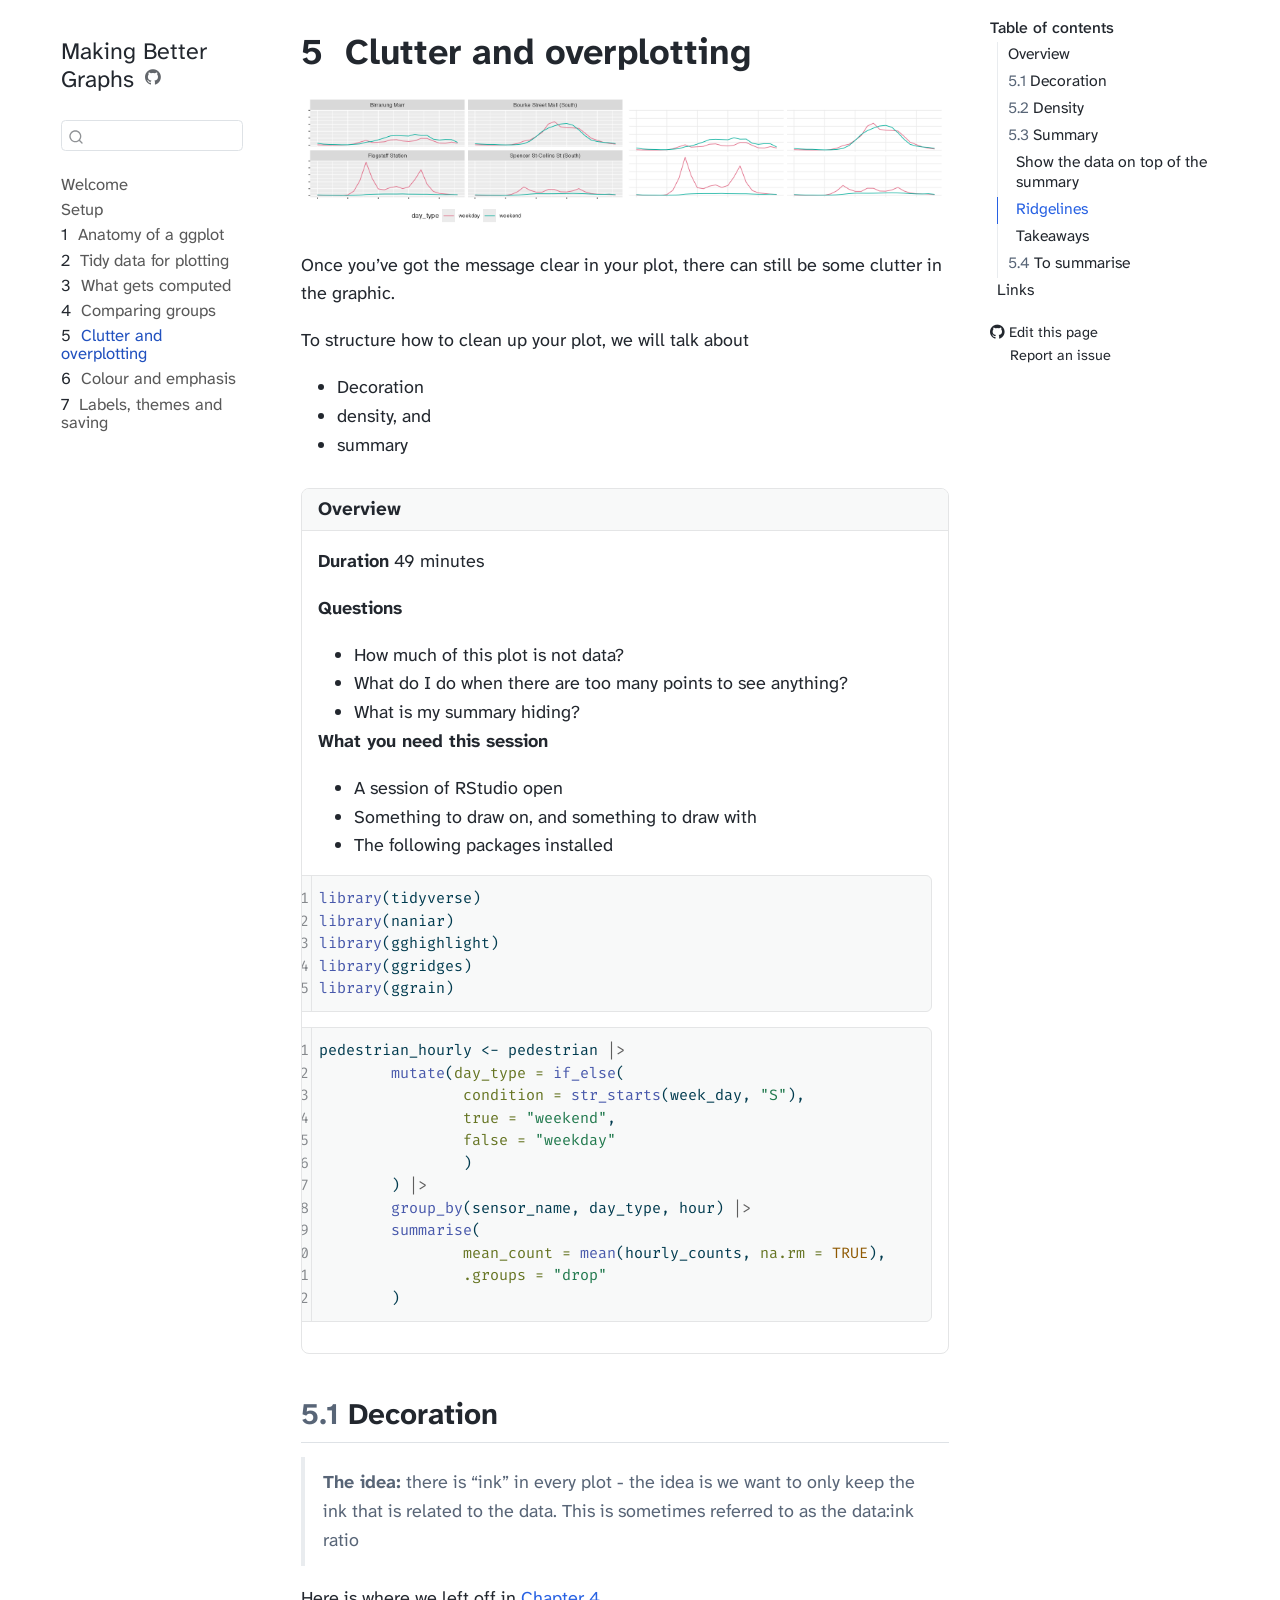
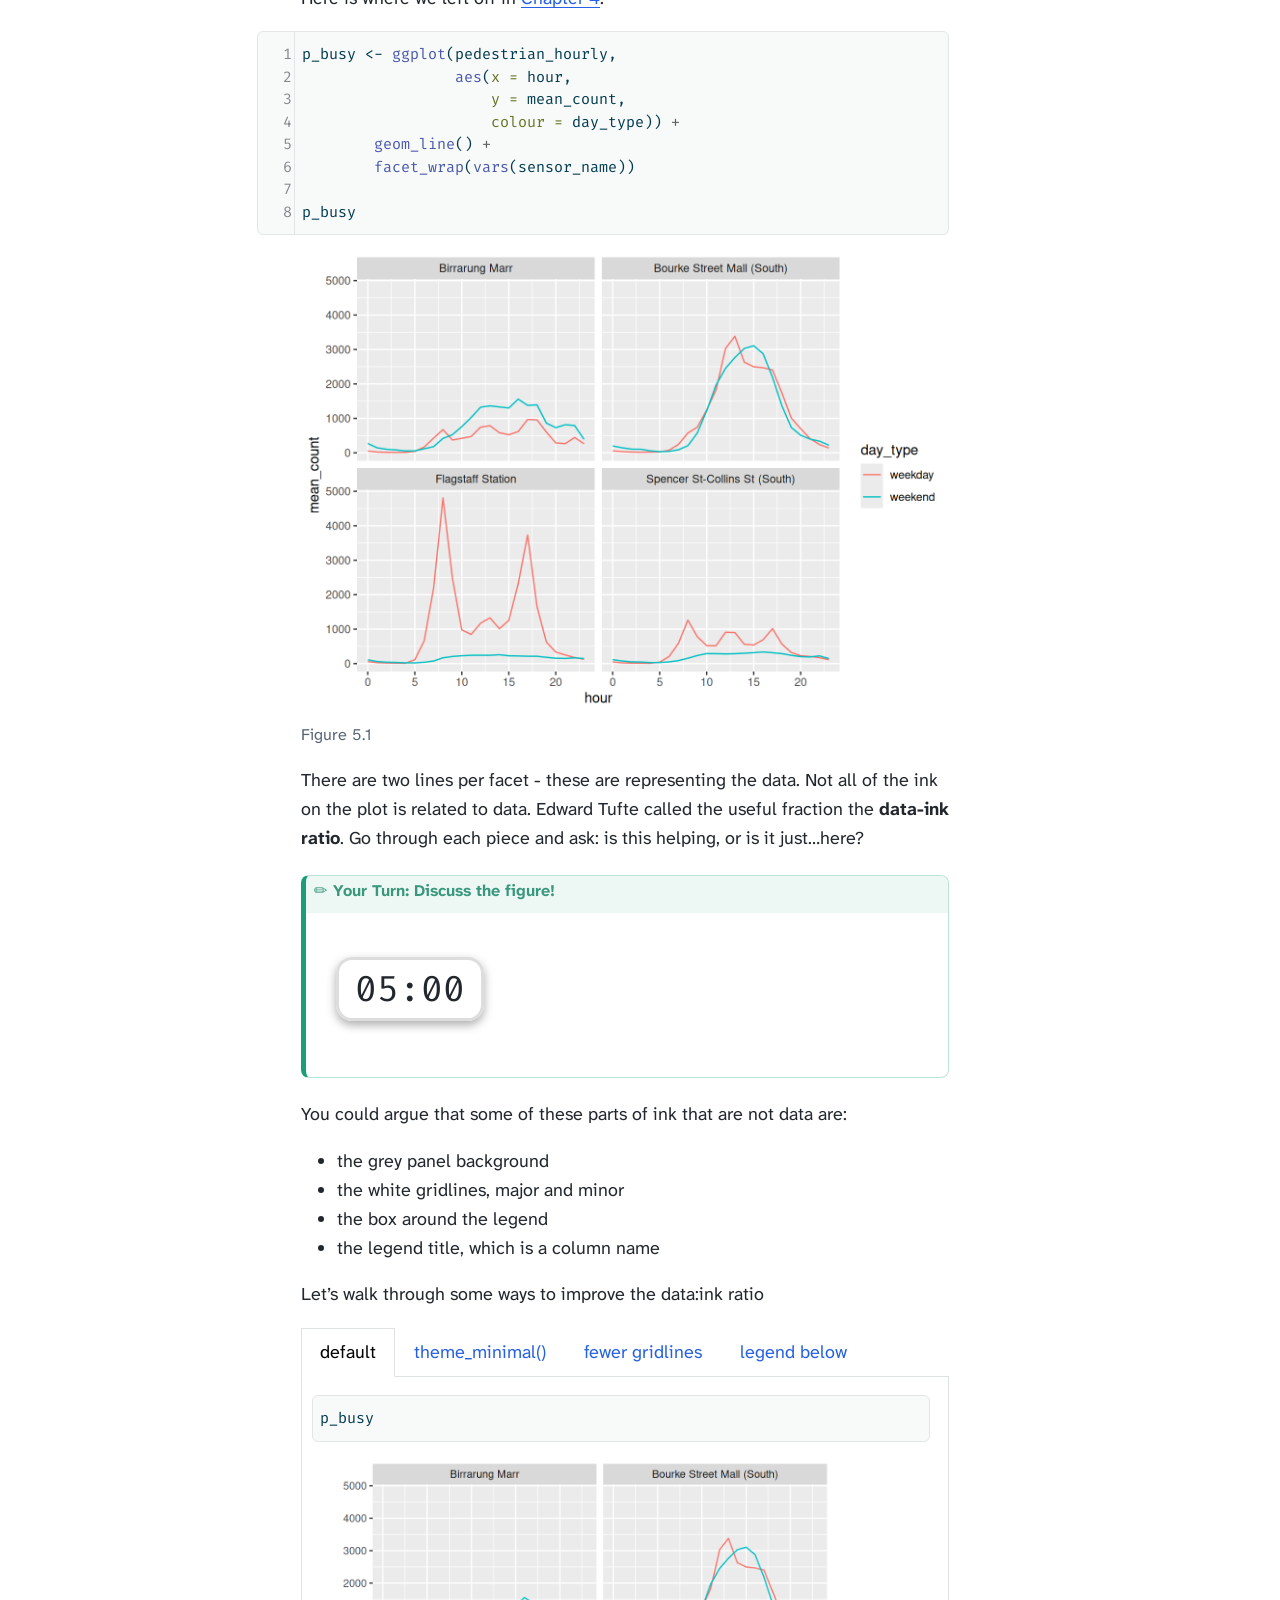
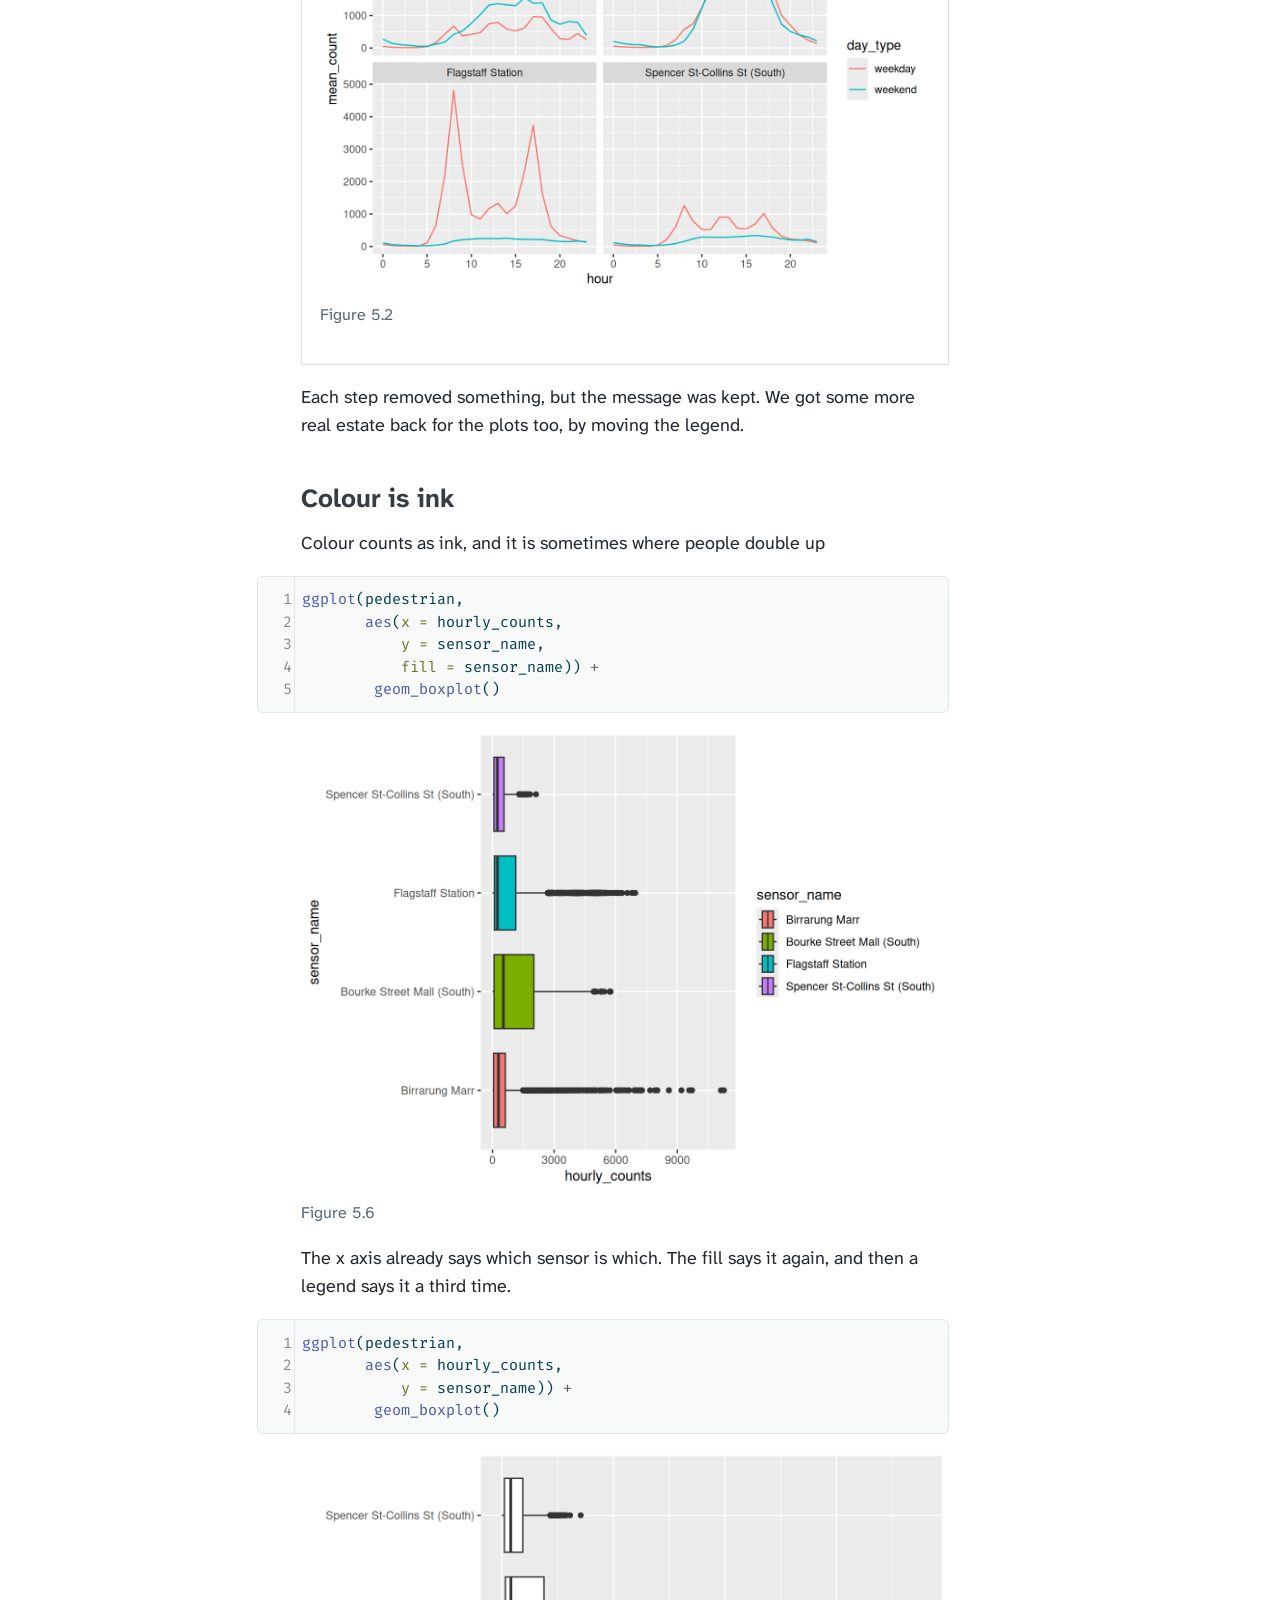
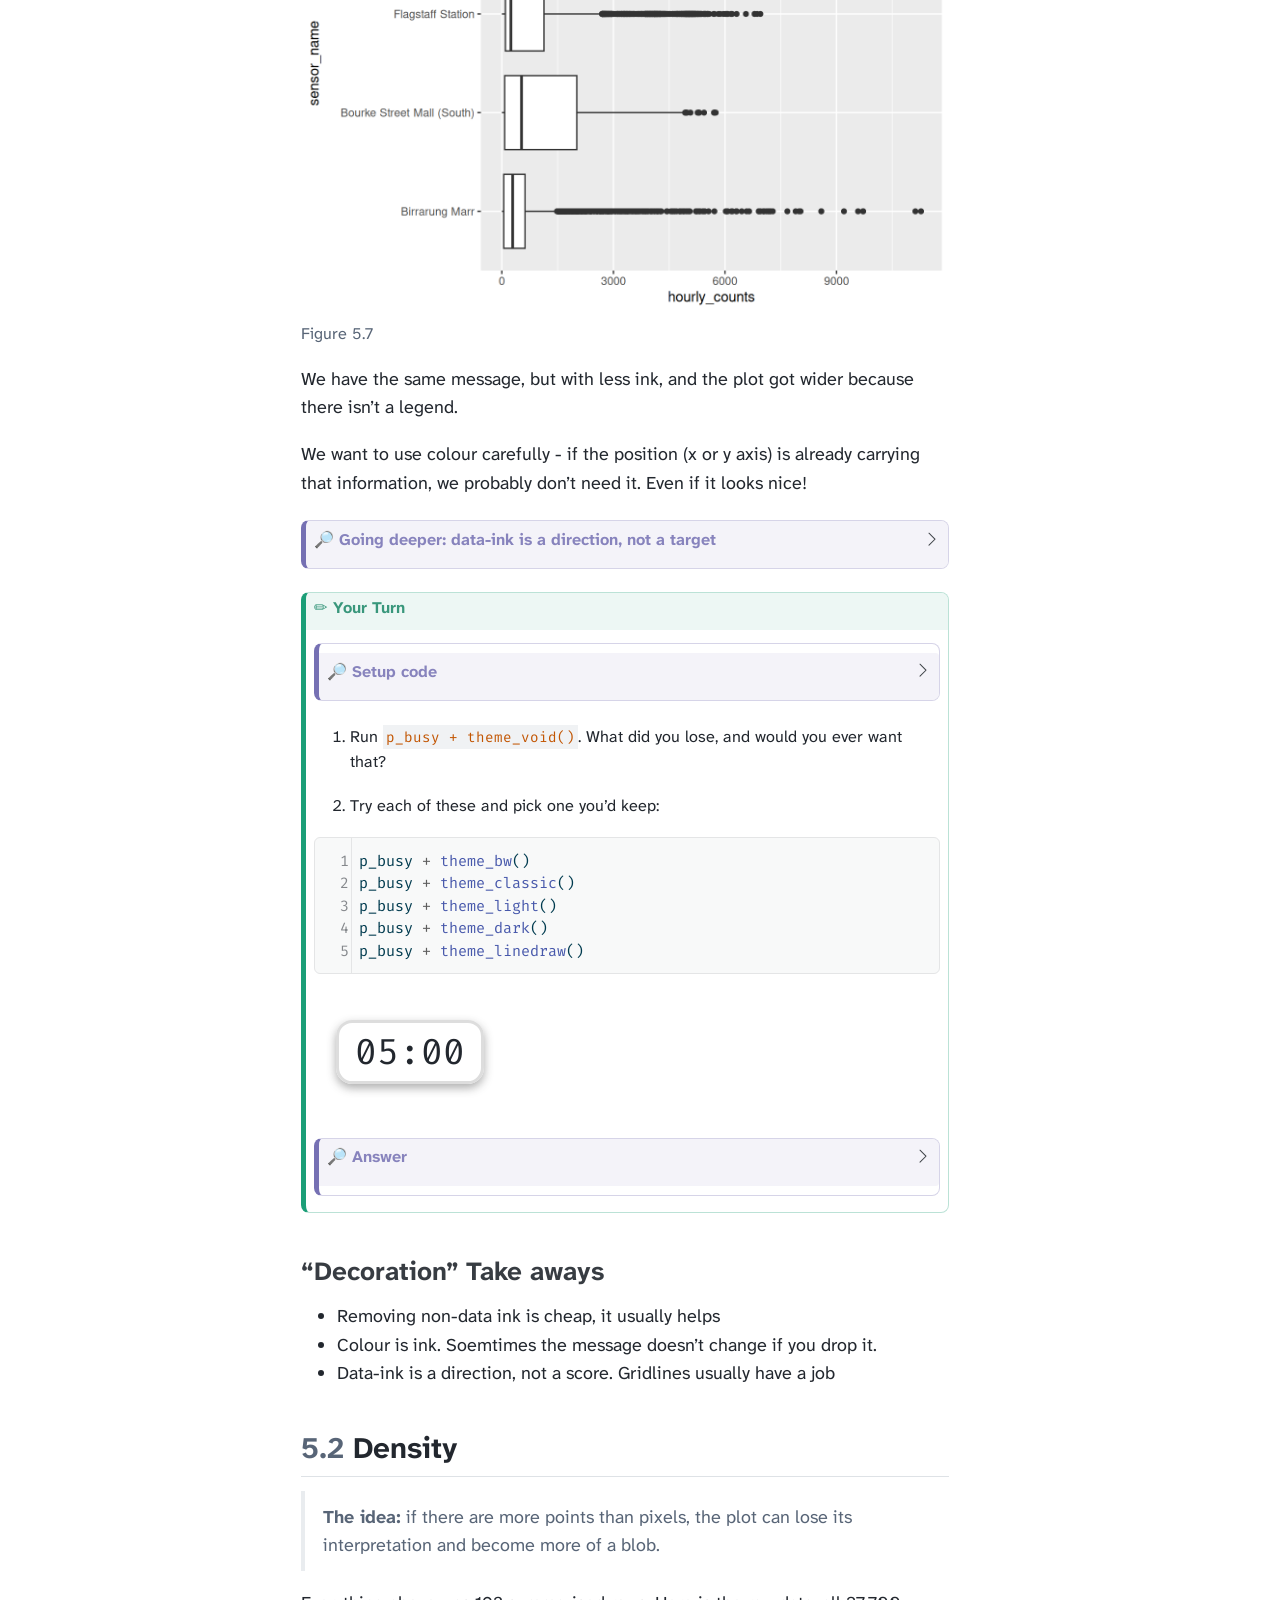
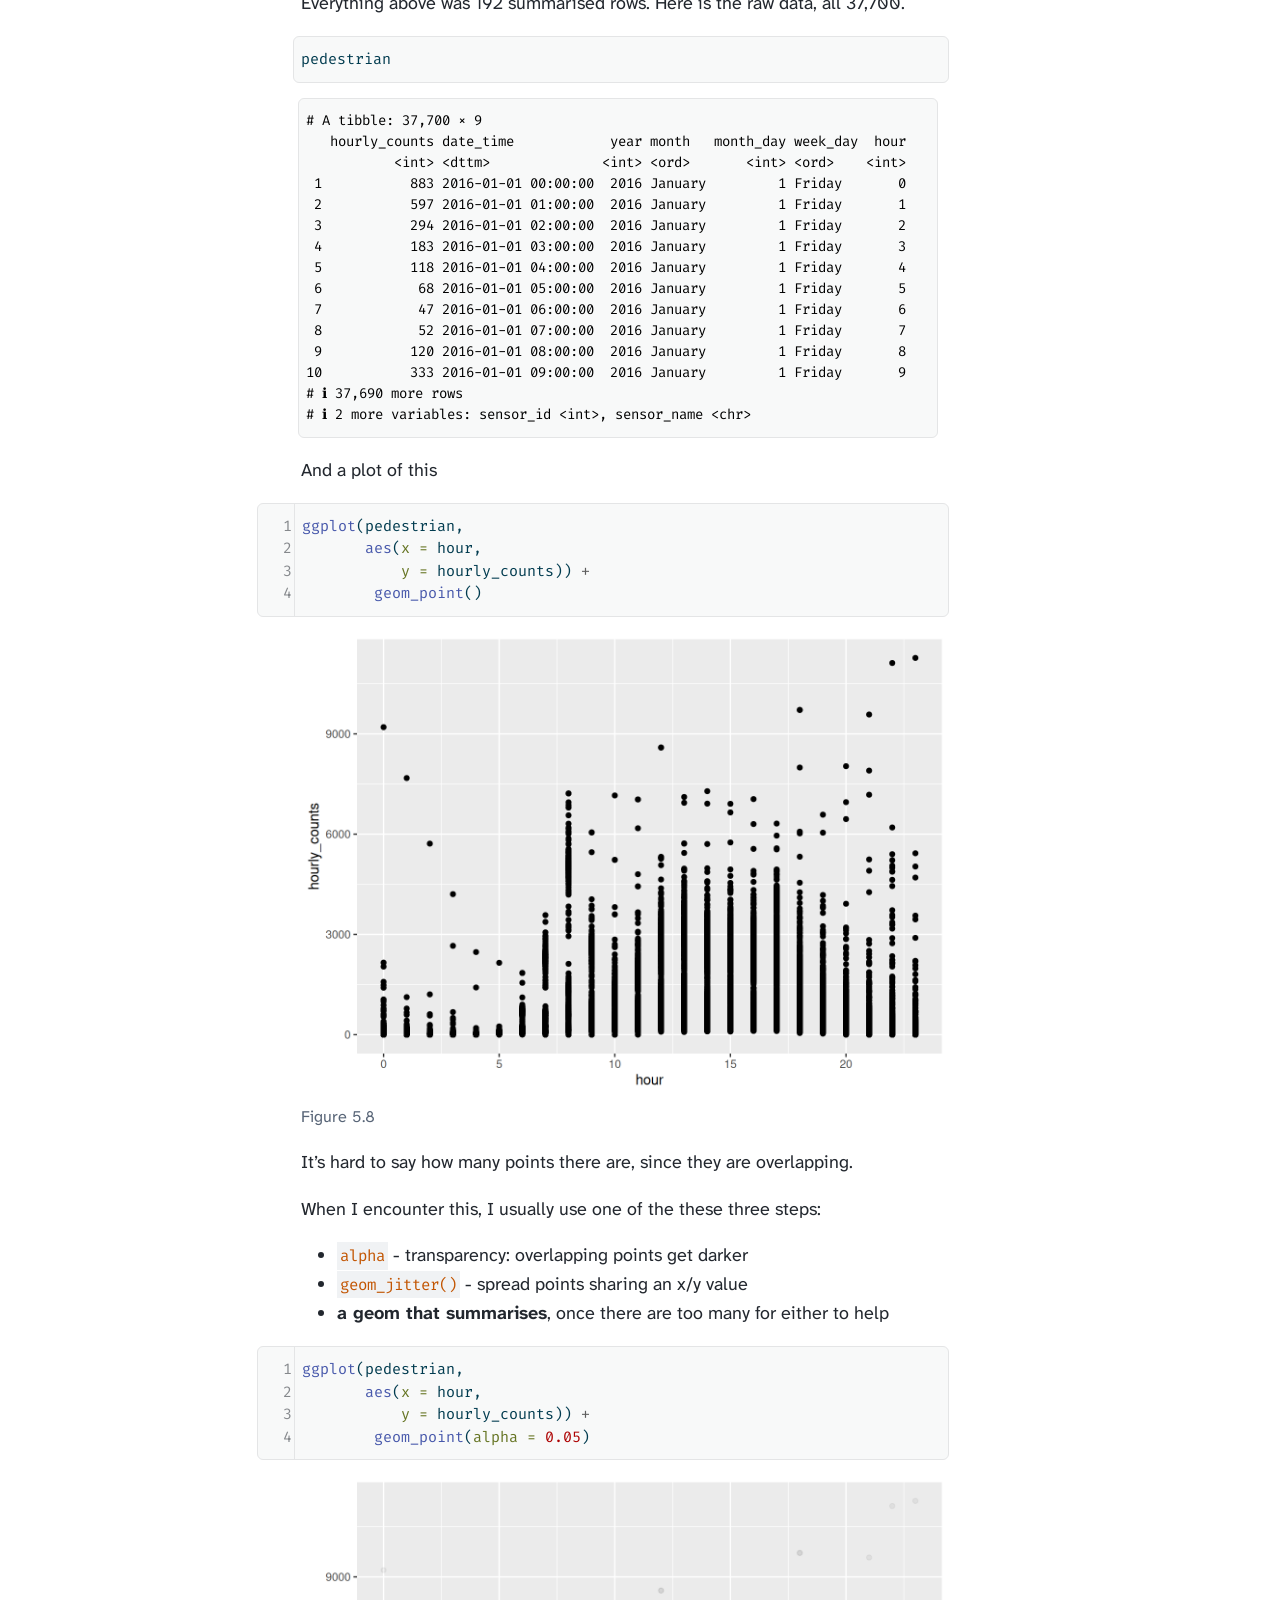
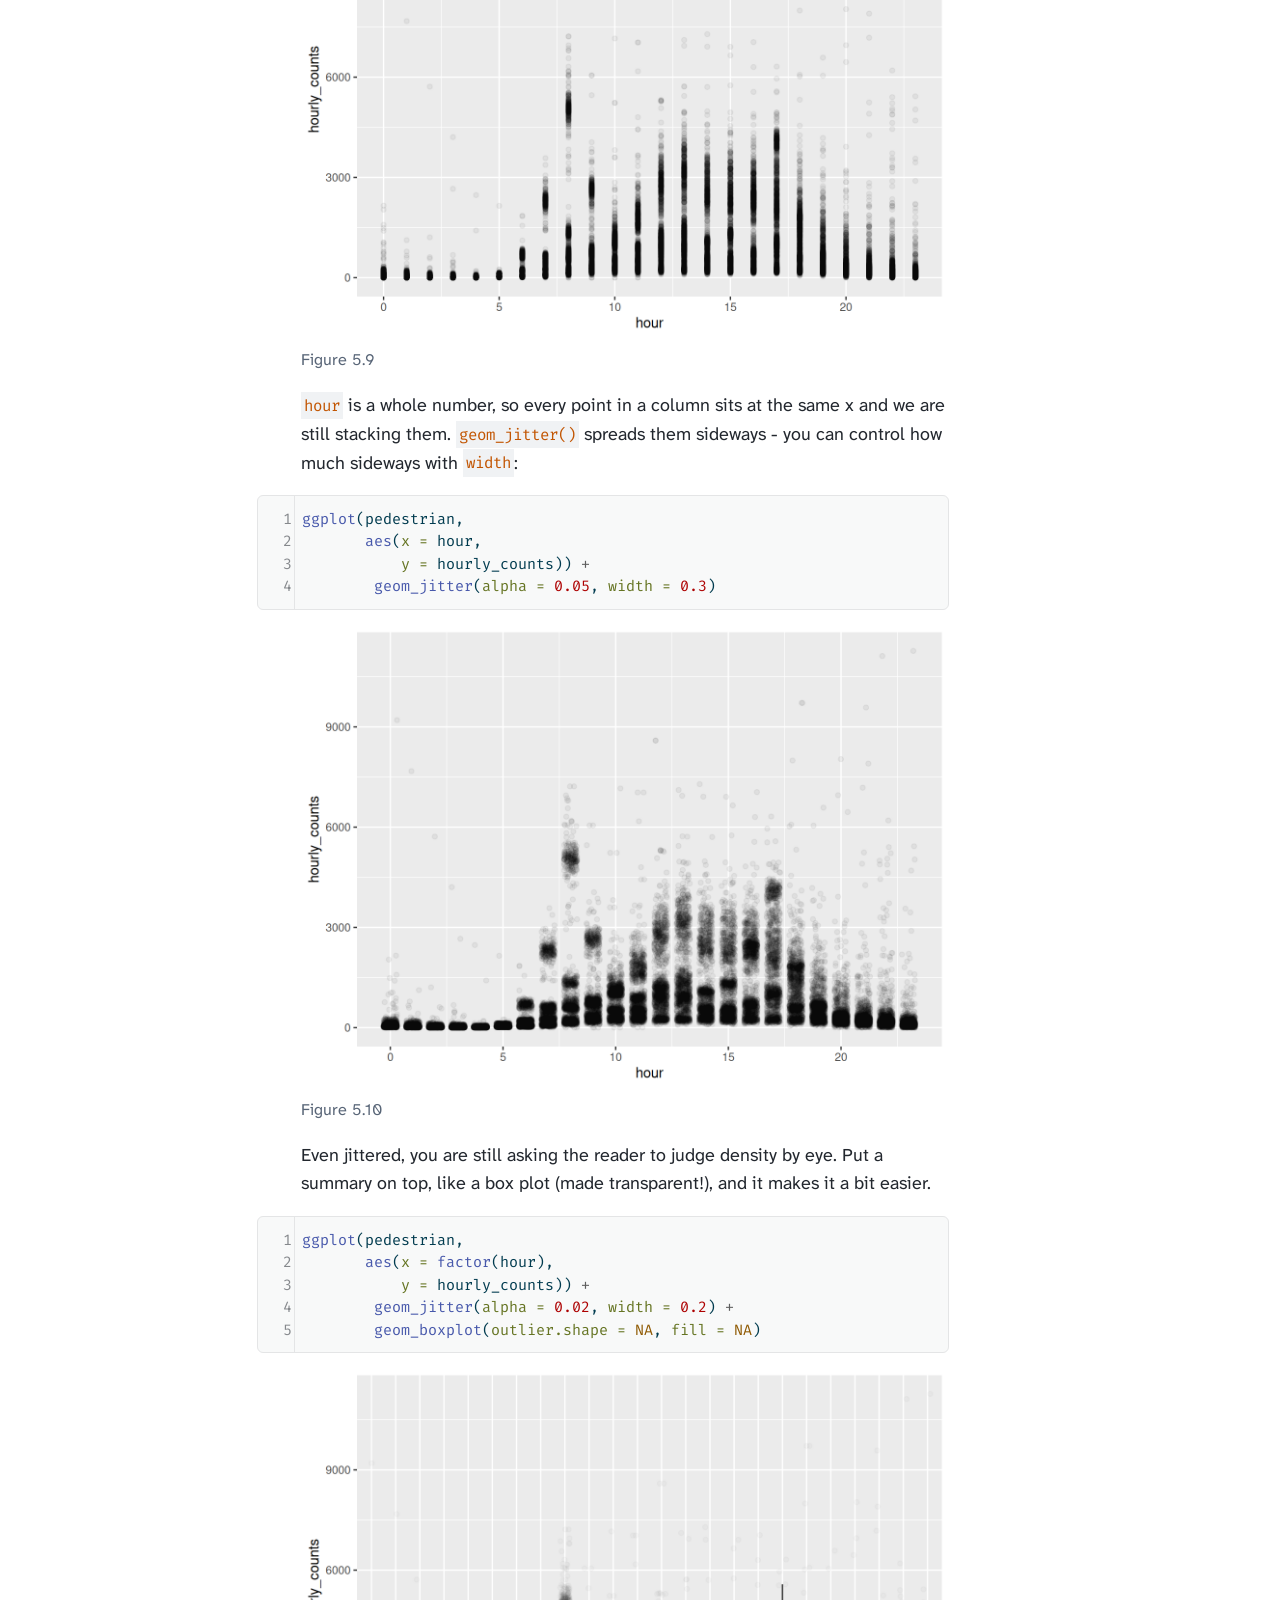
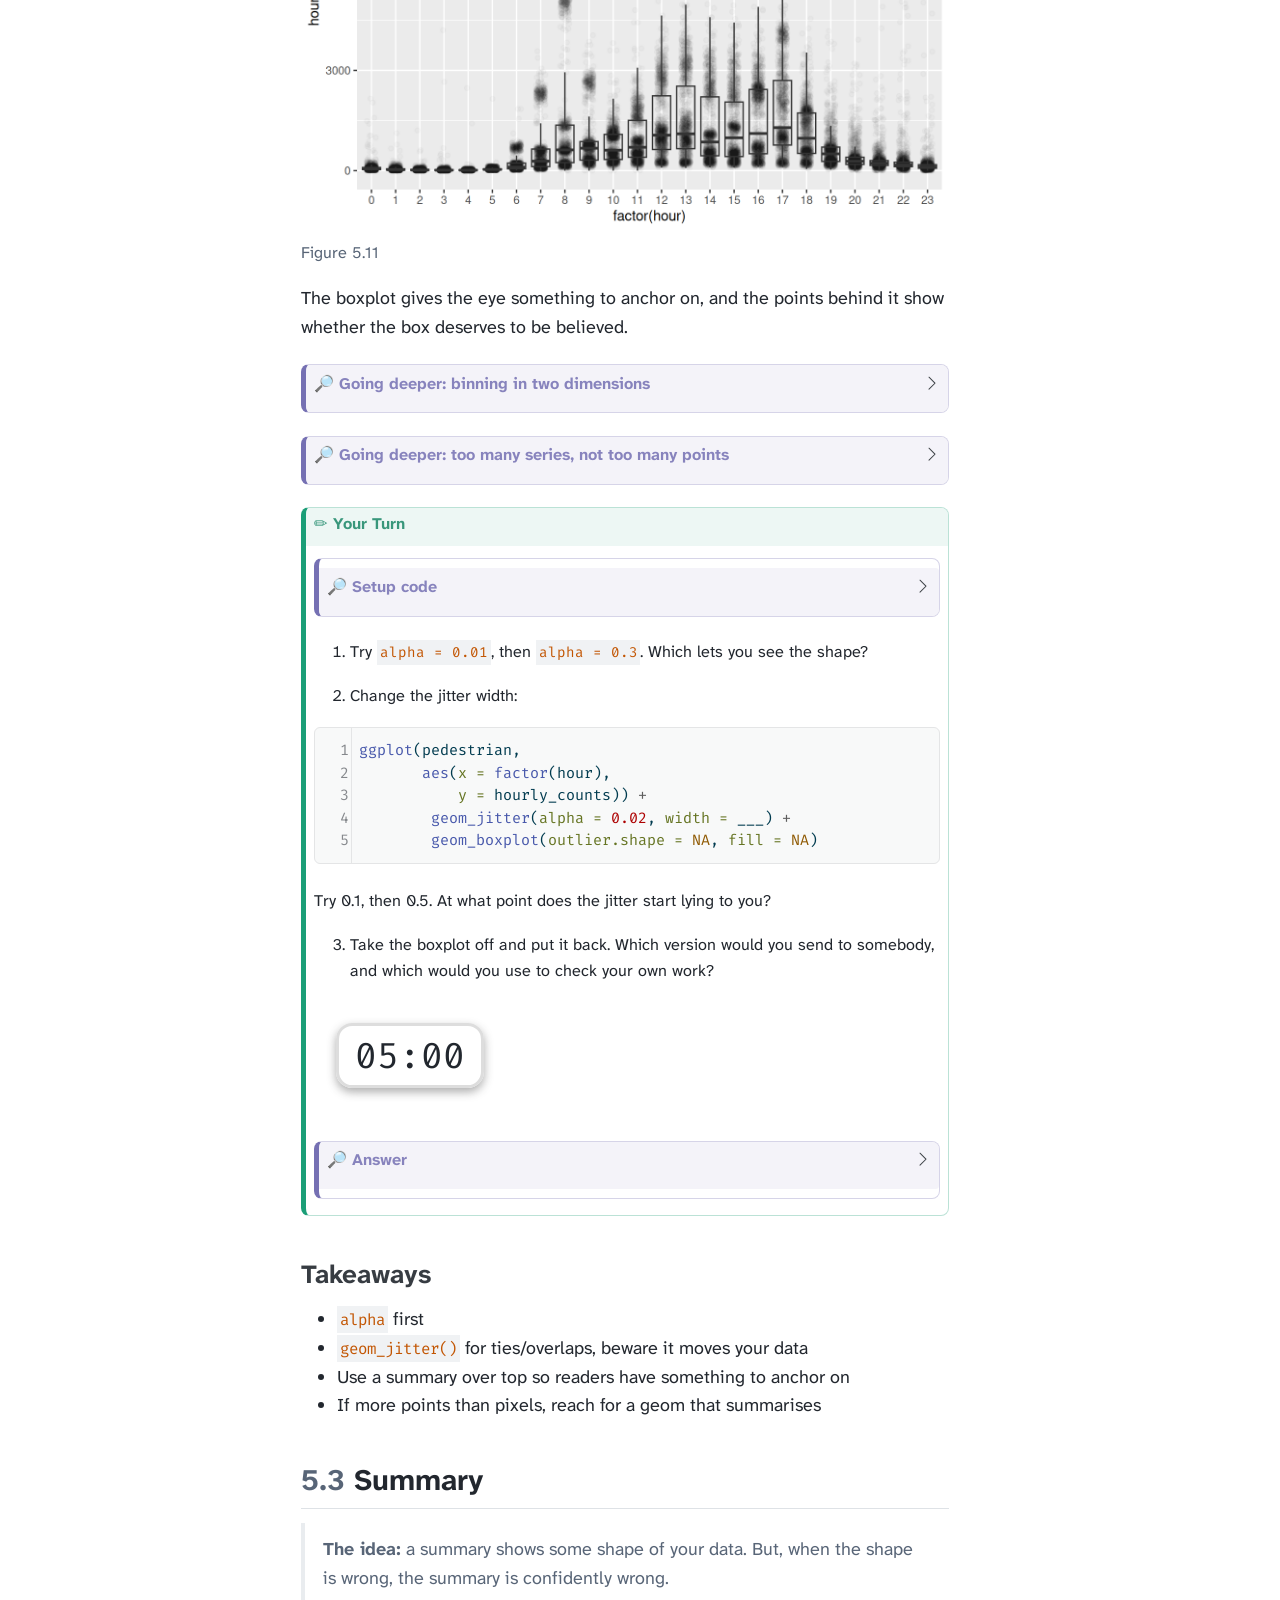
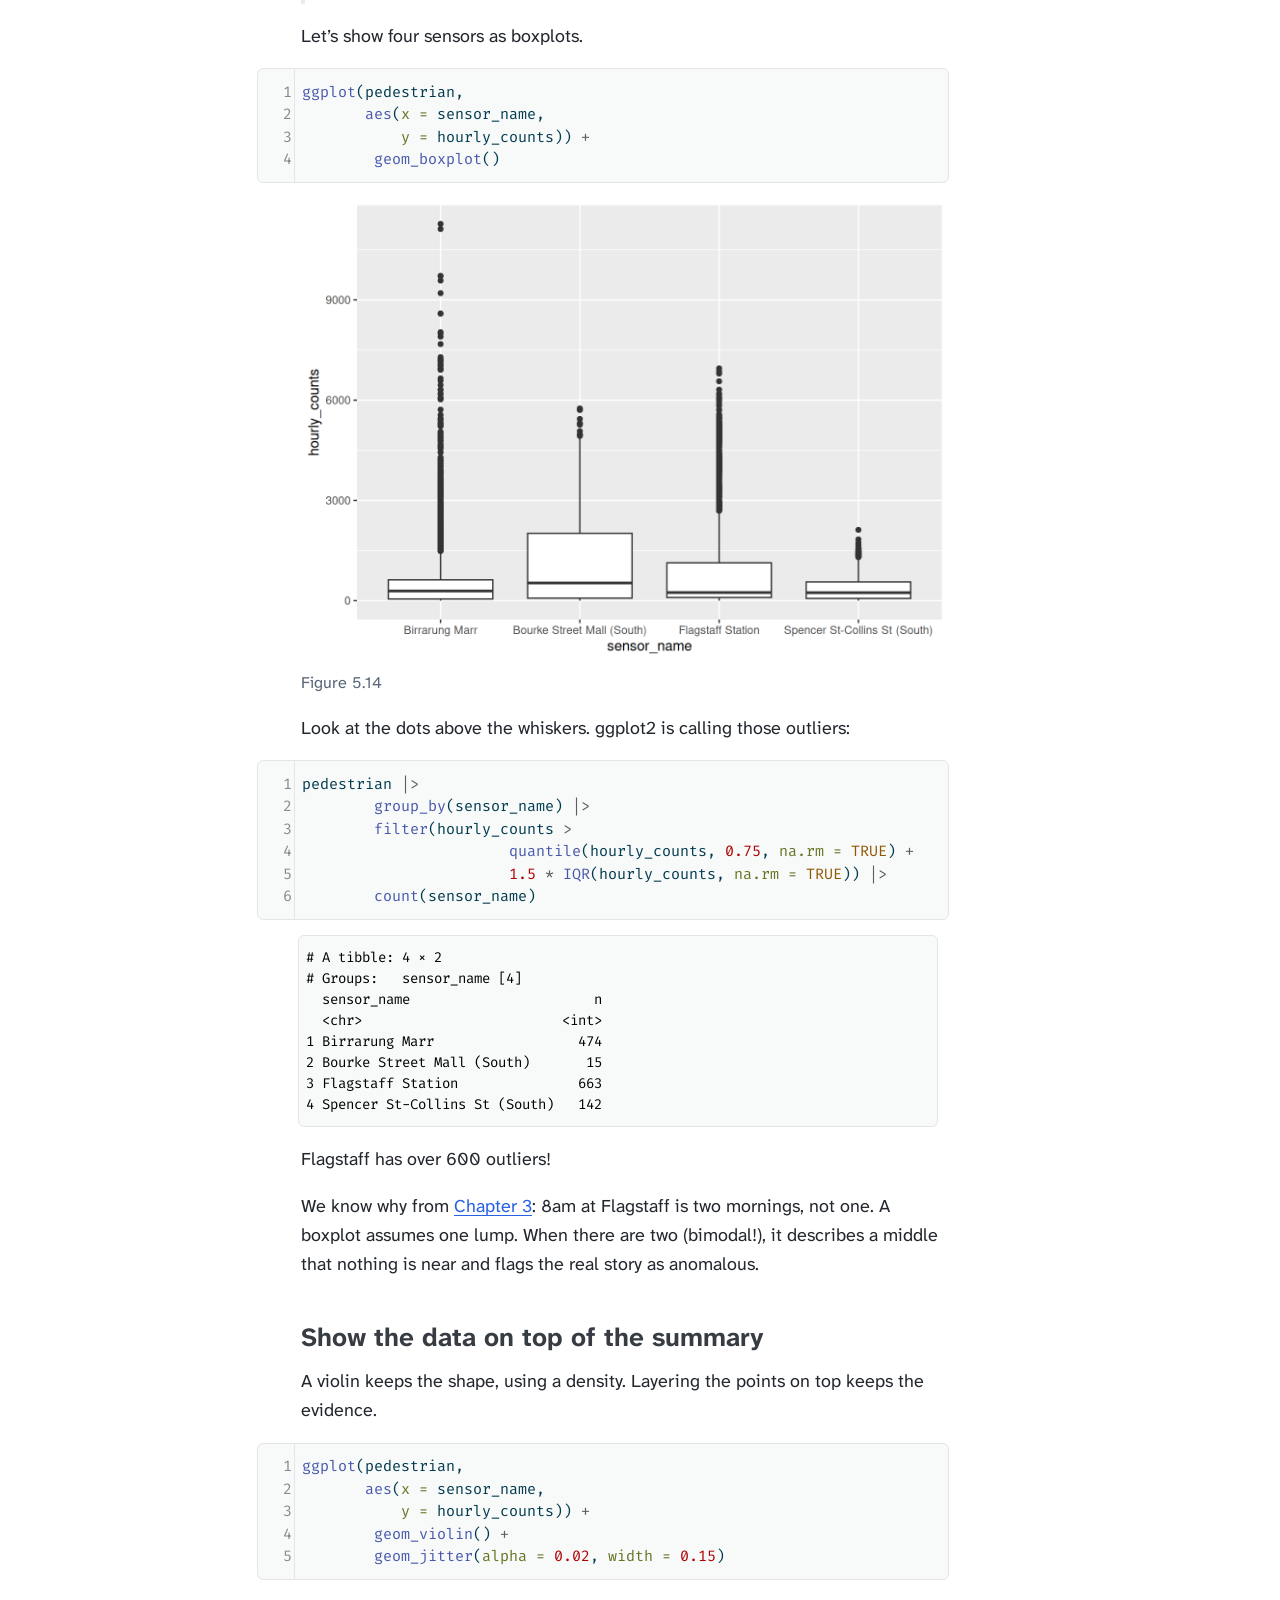
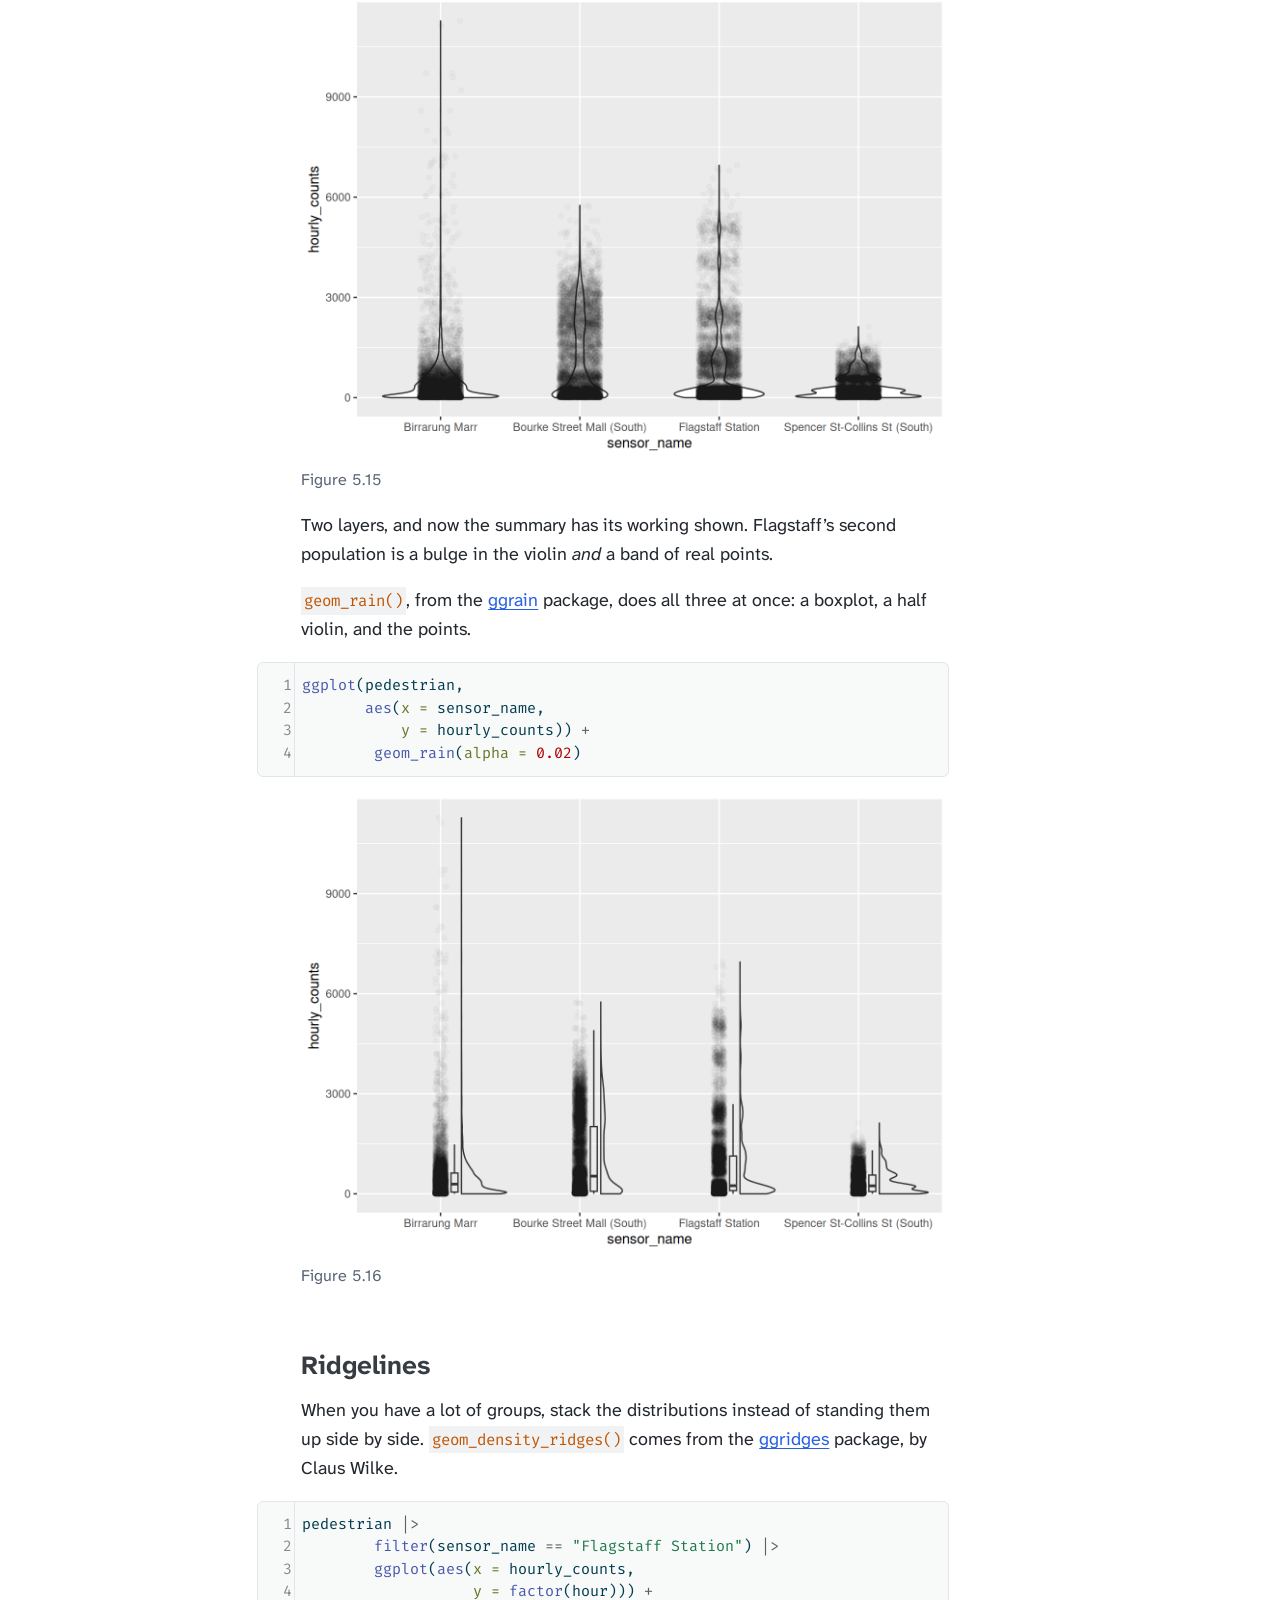
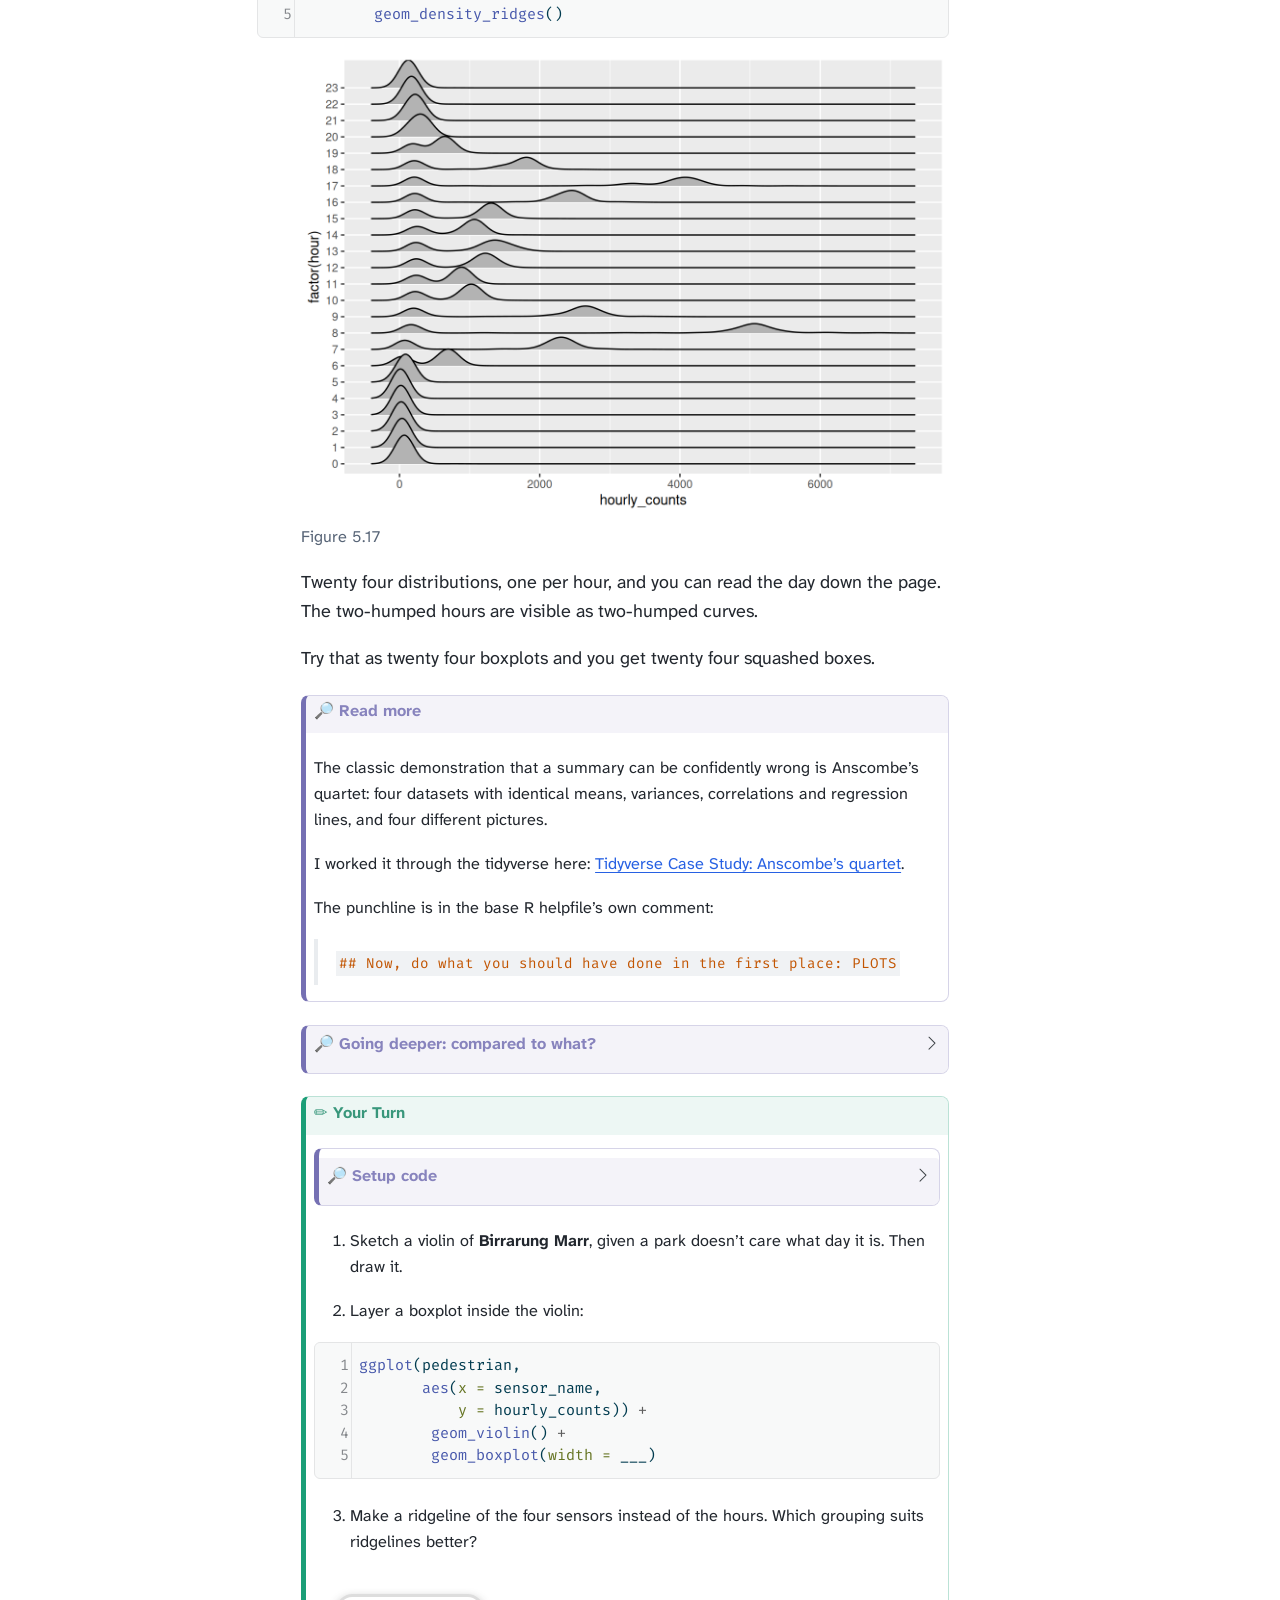
<file: whats-in-the-way.html>
<!DOCTYPE html>
<html xmlns="http://www.w3.org/1999/xhtml" lang="en" xml:lang="en"><head>

<meta charset="utf-8">
<meta name="generator" content="quarto-1.10.18">

<meta name="viewport" content="width=device-width, initial-scale=1.0, user-scalable=yes">


<title>5&nbsp; Clutter and overplotting – Making Better Graphs</title>
<style>
/* Default styles provided by pandoc.
** See https://pandoc.org/MANUAL.html#variables-for-html for config info.
*/
span.smallcaps{font-variant: small-caps;}
div.columns{display: flex; gap: 1.5em;}
div.column{flex: auto;}
@media screen {
div.columns{gap: min(4vw, 1.5em);}
div.column{overflow-x: auto;}
}
div.hanging-indent{margin-left: 1.5em; text-indent: -1.5em;}
ul.task-list{list-style: none;}
ul.task-list li input[type="checkbox"] {
  width: 0.8em;
  margin: 0 0.8em 0.2em -1em; /* quarto-specific, see https://github.com/quarto-dev/quarto-cli/issues/4556 */ 
  vertical-align: middle;
}
/* CSS for syntax highlighting */
html { -webkit-text-size-adjust: 100%; }
pre > code.sourceCode { white-space: pre; position: relative; }
pre > code.sourceCode > span { display: inline-block; line-height: 1.25; }
pre > code.sourceCode > span:empty { height: 1.2em; }
.sourceCode { overflow: visible; }
code.sourceCode > span { color: inherit; text-decoration: inherit; }
div.sourceCode { margin: 1em 0; }
pre.sourceCode { margin: 0; }
@media screen {
div.sourceCode { overflow: auto; }
}
@media print {
pre > code.sourceCode { white-space: pre-wrap; }
pre > code.sourceCode > span { text-indent: -5em; padding-left: 5em; }
}
pre.numberSource code
  { counter-reset: source-line 0; }
pre.numberSource code > span
  { position: relative; left: -4em; counter-increment: source-line; }
pre.numberSource code > span > a:first-child::before
  { content: counter(source-line);
    position: relative; left: -1em; text-align: right; vertical-align: baseline;
    border: none; display: inline-block;
    -webkit-touch-callout: none; -webkit-user-select: none;
    -khtml-user-select: none; -moz-user-select: none;
    -ms-user-select: none; user-select: none;
    padding: 0 4px; width: 4em;
  }
pre.numberSource { margin-left: 3em;  padding-left: 4px; }
div.sourceCode
  {   }
@media screen {
pre > code.sourceCode > span > a:first-child::before { text-decoration: underline; }
}
</style>


<script src="site_libs/quarto-nav/quarto-nav.js"></script>
<script src="site_libs/quarto-nav/headroom.min.js"></script>
<script src="site_libs/clipboard/clipboard.min.js"></script>
<script src="site_libs/quarto-search/autocomplete.umd.js"></script>
<script src="site_libs/quarto-search/fuse.min.js"></script>
<script src="site_libs/quarto-search/quarto-search.js"></script>
<meta name="quarto:offset" content="./">
<link href="./where-should-the-eye-go.html" rel="next">
<link href="./what-am-i-comparing.html" rel="prev">
<script src="site_libs/quarto-html/quarto.js" type="module"></script>
<script src="site_libs/quarto-html/tabsets/tabsets.js" type="module"></script>
<script src="site_libs/quarto-html/popper.min.js"></script>
<script src="site_libs/quarto-html/tippy.umd.min.js"></script>
<script src="site_libs/quarto-html/anchor.min.js"></script>
<link href="site_libs/quarto-html/tippy.css" rel="stylesheet">
<link href="site_libs/quarto-html/quarto-syntax-highlighting-b45b7b0fa9169e986df15f1ef60a279c.css" rel="stylesheet" id="quarto-text-highlighting-styles">
<script src="site_libs/bootstrap/bootstrap.min.js"></script>
<link href="site_libs/bootstrap/bootstrap-icons.css" rel="stylesheet">
<link href="site_libs/bootstrap/bootstrap-020cafe2c5162b14dfdb8f310a12914a.min.css" rel="stylesheet" append-hash="true" id="quarto-bootstrap" data-mode="light">
<script id="quarto-search-options" type="application/json">{
  "location": "sidebar",
  "copy-button": false,
  "collapse-after": 3,
  "panel-placement": "start",
  "type": "textbox",
  "limit": 50,
  "keyboard-shortcut": [
    "f",
    "/",
    "s"
  ],
  "show-item-context": false,
  "language": {
    "search-no-results-text": "No results",
    "search-matching-documents-text": "matching documents",
    "search-copy-link-title": "Copy link to search",
    "search-hide-matches-text": "Hide additional matches",
    "search-more-match-text": "more match in this document",
    "search-more-matches-text": "more matches in this document",
    "search-clear-button-title": "Clear",
    "search-text-placeholder": "",
    "search-detached-cancel-button-title": "Cancel",
    "search-submit-button-title": "Submit",
    "search-label": "Search"
  }
}</script>
<link href="site_libs/countdown-0.6.0/countdown.css" rel="stylesheet">
<script src="site_libs/countdown-0.6.0/countdown.js"></script>


</head>

<body class="nav-sidebar floating quarto-light">

<div id="quarto-search-results"></div>
  <header id="quarto-header" class="headroom fixed-top">
  <nav class="quarto-secondary-nav">
    <div class="container-fluid d-flex">
      <button type="button" class="quarto-btn-toggle btn" data-bs-toggle="collapse" role="button" data-bs-target=".quarto-sidebar-collapse-item" aria-controls="quarto-sidebar" aria-expanded="false" aria-label="Toggle sidebar navigation" onclick="if (window.quartoToggleHeadroom) { window.quartoToggleHeadroom(); }">
        <i class="bi bi-layout-text-sidebar-reverse"></i>
      </button>
        <nav class="quarto-page-breadcrumbs" aria-label="breadcrumb"><ol class="breadcrumb"><li class="breadcrumb-item"><a href="./whats-in-the-way.html"><span class="chapter-number">5</span>&nbsp; <span class="chapter-title">Clutter and overplotting</span></a></li></ol></nav>
        <a class="flex-grow-1" role="navigation" data-bs-toggle="collapse" data-bs-target=".quarto-sidebar-collapse-item" aria-controls="quarto-sidebar" aria-expanded="false" aria-label="Toggle sidebar navigation" onclick="if (window.quartoToggleHeadroom) { window.quartoToggleHeadroom(); }">      
        </a>
      <button type="button" class="btn quarto-search-button" aria-label="Search" onclick="window.quartoOpenSearch();">
        <i class="bi bi-search"></i>
      </button>
    </div>
  </nav>
</header>
<!-- content -->
<div id="quarto-content" class="quarto-container page-columns page-rows-contents page-layout-article">
<!-- sidebar -->
  <nav id="quarto-sidebar" class="sidebar collapse collapse-horizontal quarto-sidebar-collapse-item sidebar-navigation floating overflow-auto">
    <div class="pt-lg-2 mt-2 text-left sidebar-header">
    <div class="sidebar-title mb-0 py-0">
      <a href="./">Making Better Graphs</a> 
        <div class="sidebar-tools-main">
    <a href="https://github.com/njtierney/bettervis" title="Source Code" class="quarto-navigation-tool px-1" aria-label="Source Code"><i class="bi bi-github"></i></a>
</div>
    </div>
      </div>
        <div class="mt-2 flex-shrink-0 align-items-center">
        <div class="sidebar-search">
        <div id="quarto-search" class="" title="Search"></div>
        </div>
        </div>
    <div class="sidebar-menu-container"> 
    <ul class="list-unstyled mt-1">
        <li class="sidebar-item">
  <div class="sidebar-item-container"> 
  <a href="./index.html" class="sidebar-item-text sidebar-link">
 <span class="menu-text">Welcome</span></a>
  </div>
</li>
        <li class="sidebar-item">
  <div class="sidebar-item-container"> 
  <a href="./setup.html" class="sidebar-item-text sidebar-link">
 <span class="menu-text">Setup</span></a>
  </div>
</li>
        <li class="sidebar-item">
  <div class="sidebar-item-container"> 
  <a href="./anatomy-of-a-ggplot.html" class="sidebar-item-text sidebar-link">
 <span class="menu-text"><span class="chapter-number">1</span>&nbsp; <span class="chapter-title">Anatomy of a ggplot</span></span></a>
  </div>
</li>
        <li class="sidebar-item">
  <div class="sidebar-item-container"> 
  <a href="./shape-of-your-data.html" class="sidebar-item-text sidebar-link">
 <span class="menu-text"><span class="chapter-number">2</span>&nbsp; <span class="chapter-title">Tidy data for plotting</span></span></a>
  </div>
</li>
        <li class="sidebar-item">
  <div class="sidebar-item-container"> 
  <a href="./what-gets-computed.html" class="sidebar-item-text sidebar-link">
 <span class="menu-text"><span class="chapter-number">3</span>&nbsp; <span class="chapter-title">What gets computed</span></span></a>
  </div>
</li>
        <li class="sidebar-item">
  <div class="sidebar-item-container"> 
  <a href="./what-am-i-comparing.html" class="sidebar-item-text sidebar-link">
 <span class="menu-text"><span class="chapter-number">4</span>&nbsp; <span class="chapter-title">Comparing groups</span></span></a>
  </div>
</li>
        <li class="sidebar-item">
  <div class="sidebar-item-container"> 
  <a href="./whats-in-the-way.html" class="sidebar-item-text sidebar-link active">
 <span class="menu-text"><span class="chapter-number">5</span>&nbsp; <span class="chapter-title">Clutter and overplotting</span></span></a>
  </div>
</li>
        <li class="sidebar-item">
  <div class="sidebar-item-container"> 
  <a href="./where-should-the-eye-go.html" class="sidebar-item-text sidebar-link">
 <span class="menu-text"><span class="chapter-number">6</span>&nbsp; <span class="chapter-title">Colour and emphasis</span></span></a>
  </div>
</li>
        <li class="sidebar-item">
  <div class="sidebar-item-container"> 
  <a href="./making-it-land.html" class="sidebar-item-text sidebar-link">
 <span class="menu-text"><span class="chapter-number">7</span>&nbsp; <span class="chapter-title">Labels, themes and saving</span></span></a>
  </div>
</li>
    </ul>
    </div>
</nav>
<div id="quarto-sidebar-glass" class="quarto-sidebar-collapse-item" data-bs-toggle="collapse" data-bs-target=".quarto-sidebar-collapse-item"></div>
<!-- margin-sidebar -->
    <div id="quarto-margin-sidebar" class="sidebar margin-sidebar">
        <nav id="TOC" role="doc-toc" class="toc-active">
    <h2 id="toc-title">Table of contents</h2>
   
  <ul>
  <li><a href="#overview" id="toc-overview" class="nav-link active" data-scroll-target="#overview">Overview</a></li>
  <li><a href="#decoration" id="toc-decoration" class="nav-link" data-scroll-target="#decoration"><span class="header-section-number">5.1</span> Decoration</a>
  <ul class="collapse">
  <li><a href="#colour-is-ink" id="toc-colour-is-ink" class="nav-link" data-scroll-target="#colour-is-ink">Colour is ink</a></li>
  <li><a href="#decoration-take-aways" id="toc-decoration-take-aways" class="nav-link" data-scroll-target="#decoration-take-aways">“Decoration” Take aways</a></li>
  </ul></li>
  <li><a href="#density" id="toc-density" class="nav-link" data-scroll-target="#density"><span class="header-section-number">5.2</span> Density</a>
  <ul class="collapse">
  <li><a href="#takeaways" id="toc-takeaways" class="nav-link" data-scroll-target="#takeaways">Takeaways</a></li>
  </ul></li>
  <li><a href="#summary" id="toc-summary" class="nav-link" data-scroll-target="#summary"><span class="header-section-number">5.3</span> Summary</a>
  <ul class="collapse">
  <li><a href="#show-the-data-on-top-of-the-summary" id="toc-show-the-data-on-top-of-the-summary" class="nav-link" data-scroll-target="#show-the-data-on-top-of-the-summary">Show the data on top of the summary</a></li>
  <li><a href="#ridgelines" id="toc-ridgelines" class="nav-link" data-scroll-target="#ridgelines">Ridgelines</a></li>
  <li><a href="#takeaways-1" id="toc-takeaways-1" class="nav-link" data-scroll-target="#takeaways-1">Takeaways</a></li>
  </ul></li>
  <li><a href="#to-summarise" id="toc-to-summarise" class="nav-link" data-scroll-target="#to-summarise"><span class="header-section-number">5.4</span> To summarise</a></li>
  <li>Links</li>
  </ul>
<div class="toc-actions"><ul><li><a href="https://github.com/njtierney/bettervis/edit/main/whats-in-the-way.qmd" class="toc-action"><i class="bi bi-github"></i>Edit this page</a></li><li><a href="https://github.com/njtierney/bettervis/issues/new" class="toc-action"><i class="bi empty"></i>Report an issue</a></li></ul></div></nav>
    </div>
<!-- main -->
<main class="content" id="quarto-document-content">

<header id="title-block-header" class="quarto-title-block default">
<div class="quarto-title">
<h1 class="title"><span id="sec-clutter" class="quarto-section-identifier"><span class="chapter-number">5</span>&nbsp; <span class="chapter-title">Clutter and overplotting</span></span></h1>
</div>



<div class="quarto-title-meta">

    
  
    
  </div>
  


</header>


<p><img src="images/banners/whats-in-the-way.png" class="img-fluid"></p>
<p>Once you’ve got the message clear in your plot, there can still be some clutter in the graphic.</p>
<p>To structure how to clean up your plot, we will talk about</p>
<ul>
<li>Decoration</li>
<li>density, and</li>
<li>summary</li>
</ul>
<section id="overview" class="level2 unnumbered overview">
<h2 class="unnumbered anchored" data-anchor-id="overview">Overview</h2>
<p><strong>Duration</strong> 49 minutes</p>
<p><strong>Questions</strong></p>
<!-- These map onto the sections below, in order. If you move a section, move its question. -->
<ul>
<li>How much of this plot is not data?</li>
<li>What do I do when there are too many points to see anything?</li>
<li>What is my summary hiding?</li>
</ul>
<p><strong>What you need this session</strong></p>
<ul>
<li>A session of RStudio open</li>
<li>Something to draw on, and something to draw with</li>
<li>The following packages installed</li>
</ul>
<div class="cell">
<div class="code-copy-outer-scaffold"><div class="sourceCode cell-code" id="cb1"><pre class="sourceCode numberSource r number-lines code-with-copy"><code class="sourceCode r"><span id="cb1-1"><a href="#cb1-1" aria-label="1"></a><span class="fu">library</span>(tidyverse)</span>
<span id="cb1-2"><a href="#cb1-2" aria-label="2"></a><span class="fu">library</span>(naniar)</span>
<span id="cb1-3"><a href="#cb1-3" aria-label="3"></a><span class="fu">library</span>(gghighlight)</span>
<span id="cb1-4"><a href="#cb1-4" aria-label="4"></a><span class="fu">library</span>(ggridges)</span>
<span id="cb1-5"><a href="#cb1-5" aria-label="5"></a><span class="fu">library</span>(ggrain)</span></code></pre></div><button title="Copy to Clipboard" class="code-copy-button"><i class="bi"></i></button></div>
</div>
<div class="cell">
<div class="code-copy-outer-scaffold"><div class="sourceCode cell-code" id="cb2"><pre class="sourceCode numberSource r number-lines code-with-copy"><code class="sourceCode r"><span id="cb2-1"><a href="#cb2-1" aria-label="1"></a>pedestrian_hourly <span class="ot">&lt;-</span> pedestrian <span class="sc">|&gt;</span></span>
<span id="cb2-2"><a href="#cb2-2" aria-label="2"></a>        <span class="fu">mutate</span>(<span class="at">day_type =</span> <span class="fu">if_else</span>(</span>
<span id="cb2-3"><a href="#cb2-3" aria-label="3"></a>                <span class="at">condition =</span> <span class="fu">str_starts</span>(week_day, <span class="st">"S"</span>),</span>
<span id="cb2-4"><a href="#cb2-4" aria-label="4"></a>                <span class="at">true =</span> <span class="st">"weekend"</span>,</span>
<span id="cb2-5"><a href="#cb2-5" aria-label="5"></a>                <span class="at">false =</span> <span class="st">"weekday"</span></span>
<span id="cb2-6"><a href="#cb2-6" aria-label="6"></a>                )</span>
<span id="cb2-7"><a href="#cb2-7" aria-label="7"></a>        ) <span class="sc">|&gt;</span></span>
<span id="cb2-8"><a href="#cb2-8" aria-label="8"></a>        <span class="fu">group_by</span>(sensor_name, day_type, hour) <span class="sc">|&gt;</span></span>
<span id="cb2-9"><a href="#cb2-9" aria-label="9"></a>        <span class="fu">summarise</span>(</span>
<span id="cb2-10"><a href="#cb2-10" aria-label="10"></a>                <span class="at">mean_count =</span> <span class="fu">mean</span>(hourly_counts, <span class="at">na.rm =</span> <span class="cn">TRUE</span>),</span>
<span id="cb2-11"><a href="#cb2-11" aria-label="11"></a>                <span class="at">.groups =</span> <span class="st">"drop"</span></span>
<span id="cb2-12"><a href="#cb2-12" aria-label="12"></a>        )</span></code></pre></div><button title="Copy to Clipboard" class="code-copy-button"><i class="bi"></i></button></div>
</div>
</section>
<section id="decoration" class="level2" data-number="5.1">
<h2 data-number="5.1" class="anchored" data-anchor-id="decoration"><span class="header-section-number">5.1</span> Decoration</h2>
<blockquote class="blockquote">
<p><strong>The idea:</strong> there is “ink” in every plot - the idea is we want to only keep the ink that is related to the data. This is sometimes referred to as the data:ink ratio</p>
</blockquote>
<p>Here is where we left off in <a href="what-am-i-comparing.html" class="quarto-xref"><span>Chapter 4</span></a>.</p>
<div class="cell">
<div class="code-copy-outer-scaffold"><div class="sourceCode cell-code" id="cb3"><pre class="sourceCode numberSource r number-lines code-with-copy"><code class="sourceCode r"><span id="cb3-1"><a href="#cb3-1" aria-label="1"></a>p_busy <span class="ot">&lt;-</span> <span class="fu">ggplot</span>(pedestrian_hourly,</span>
<span id="cb3-2"><a href="#cb3-2" aria-label="2"></a>                 <span class="fu">aes</span>(<span class="at">x =</span> hour,</span>
<span id="cb3-3"><a href="#cb3-3" aria-label="3"></a>                     <span class="at">y =</span> mean_count,</span>
<span id="cb3-4"><a href="#cb3-4" aria-label="4"></a>                     <span class="at">colour =</span> day_type)) <span class="sc">+</span></span>
<span id="cb3-5"><a href="#cb3-5" aria-label="5"></a>        <span class="fu">geom_line</span>() <span class="sc">+</span></span>
<span id="cb3-6"><a href="#cb3-6" aria-label="6"></a>        <span class="fu">facet_wrap</span>(<span class="fu">vars</span>(sensor_name))</span>
<span id="cb3-7"><a href="#cb3-7" aria-label="7"></a></span>
<span id="cb3-8"><a href="#cb3-8" aria-label="8"></a>p_busy</span></code></pre></div><button title="Copy to Clipboard" class="code-copy-button"><i class="bi"></i></button></div>
<div class="cell-output-display">
<div id="fig-before" class="quarto-float quarto-figure quarto-figure-center anchored" alt="Four panels, one per sensor, each with a weekday and a weekend line, on ggplot2's default grey background with white gridlines and a legend on the right." width="672">
<figure class="quarto-float quarto-float-fig figure">
<div aria-describedby="fig-before-caption-0ceaefa1-69ba-4598-a22c-09a6ac19f8ca">
<img src="whats-in-the-way_files/figure-html/fig-before-1.png" id="fig-before" class="img-fluid figure-img" alt="Four panels, one per sensor, each with a weekday and a weekend line, on ggplot2's default grey background with white gridlines and a legend on the right." width="672">
</div>
<figcaption class="quarto-float-caption-bottom quarto-float-caption quarto-float-fig quarto-uncaptioned" id="fig-before-caption-0ceaefa1-69ba-4598-a22c-09a6ac19f8ca">
Figure&nbsp;5.1
</figcaption>
</figure>
</div>
</div>
</div>
<p>There are two lines per facet - these are representing the data. Not all of the ink on the plot is related to data. Edward Tufte called the useful fraction the <strong>data-ink ratio</strong>. Go through each piece and ask: is this helping, or is it just…here?</p>
<div class="callout callout-style-default callout-note callout-titled" title="Your Turn: Discuss the figure!">
<div class="callout-header d-flex align-content-center">
<div class="callout-icon-container">
<i class="callout-icon"></i>
</div>
<div class="callout-title-container flex-fill">
<span class="screen-reader-only">Note</span>Your Turn: Discuss the figure!
</div>
</div>
<div class="callout-body-container callout-body">
<div class="cell">
<div class="cell-output-display">
<countdown-timer class="countdown" id="timer_ec392bbe" minutes="5" seconds="0" update-every="1" tabindex="0" style="right:0;bottom:0;"></countdown-timer>
</div>
</div>
</div>
</div>
<p>You could argue that some of these parts of ink that are not data are:</p>
<ul>
<li>the grey panel background</li>
<li>the white gridlines, major and minor</li>
<li>the box around the legend</li>
<li>the legend title, which is a column name</li>
</ul>
<p>Let’s walk through some ways to improve the data:ink ratio</p>
<div class="tabset-margin-container"></div><div class="panel-tabset">
<ul class="nav nav-tabs" role="tablist"><li class="nav-item" role="presentation"><a class="nav-link active" id="tabset-1-1-tab" data-bs-toggle="tab" data-bs-target="#tabset-1-1" role="tab" aria-controls="tabset-1-1" aria-selected="true" href="">default</a></li><li class="nav-item" role="presentation"><a class="nav-link" id="tabset-1-2-tab" data-bs-toggle="tab" data-bs-target="#tabset-1-2" role="tab" aria-controls="tabset-1-2" aria-selected="false" href="">theme_minimal()</a></li><li class="nav-item" role="presentation"><a class="nav-link" id="tabset-1-3-tab" data-bs-toggle="tab" data-bs-target="#tabset-1-3" role="tab" aria-controls="tabset-1-3" aria-selected="false" href="">fewer gridlines</a></li><li class="nav-item" role="presentation"><a class="nav-link" id="tabset-1-4-tab" data-bs-toggle="tab" data-bs-target="#tabset-1-4" role="tab" aria-controls="tabset-1-4" aria-selected="false" href="">legend below</a></li></ul>
<div class="tab-content">
<div id="tabset-1-1" class="tab-pane active" role="tabpanel" aria-labelledby="tabset-1-1-tab">
<div class="cell">
<div class="code-copy-outer-scaffold"><div class="sourceCode cell-code" id="cb4"><pre class="sourceCode numberSource r number-lines code-with-copy"><code class="sourceCode r"><span id="cb4-1"><a href="#cb4-1" aria-label="1"></a>p_busy</span></code></pre></div><button title="Copy to Clipboard" class="code-copy-button"><i class="bi"></i></button></div>
<div class="cell-output-display">
<div id="fig-strip-0" class="quarto-float quarto-figure quarto-figure-center anchored" alt="The four panel plot with ggplot2's default grey theme." width="672">
<figure class="quarto-float quarto-float-fig figure">
<div aria-describedby="fig-strip-0-caption-0ceaefa1-69ba-4598-a22c-09a6ac19f8ca">
<img src="whats-in-the-way_files/figure-html/fig-strip-0-1.png" id="fig-strip-0" class="img-fluid figure-img" alt="The four panel plot with ggplot2's default grey theme." width="672">
</div>
<figcaption class="quarto-float-caption-bottom quarto-float-caption quarto-float-fig quarto-uncaptioned" id="fig-strip-0-caption-0ceaefa1-69ba-4598-a22c-09a6ac19f8ca">
Figure&nbsp;5.2
</figcaption>
</figure>
</div>
</div>
</div>
</div>
<div id="tabset-1-2" class="tab-pane" role="tabpanel" aria-labelledby="tabset-1-2-tab">
<div class="cell">
<div class="code-copy-outer-scaffold"><div class="sourceCode cell-code" id="cb5"><pre class="sourceCode numberSource r number-lines code-with-copy"><code class="sourceCode r"><span id="cb5-1"><a href="#cb5-1" aria-label="1"></a>p_busy <span class="sc">+</span> <span class="fu">theme_minimal</span>()</span></code></pre></div><button title="Copy to Clipboard" class="code-copy-button"><i class="bi"></i></button></div>
<div class="cell-output-display">
<div id="fig-strip-1" class="quarto-float quarto-figure quarto-figure-center anchored" alt="The same plot with a white background and light grey gridlines." width="672">
<figure class="quarto-float quarto-float-fig figure">
<div aria-describedby="fig-strip-1-caption-0ceaefa1-69ba-4598-a22c-09a6ac19f8ca">
<img src="whats-in-the-way_files/figure-html/fig-strip-1-1.png" id="fig-strip-1" class="img-fluid figure-img" alt="The same plot with a white background and light grey gridlines." width="672">
</div>
<figcaption class="quarto-float-caption-bottom quarto-float-caption quarto-float-fig quarto-uncaptioned" id="fig-strip-1-caption-0ceaefa1-69ba-4598-a22c-09a6ac19f8ca">
Figure&nbsp;5.3
</figcaption>
</figure>
</div>
</div>
</div>
</div>
<div id="tabset-1-3" class="tab-pane" role="tabpanel" aria-labelledby="tabset-1-3-tab">
<div class="cell">
<div class="code-copy-outer-scaffold"><div class="sourceCode cell-code" id="cb6"><pre class="sourceCode numberSource r number-lines code-with-copy"><code class="sourceCode r"><span id="cb6-1"><a href="#cb6-1" aria-label="1"></a>p_busy <span class="sc">+</span></span>
<span id="cb6-2"><a href="#cb6-2" aria-label="2"></a>        <span class="fu">theme_minimal</span>() <span class="sc">+</span></span>
<span id="cb6-3"><a href="#cb6-3" aria-label="3"></a>        <span class="fu">theme</span>(<span class="at">panel.grid.minor =</span> <span class="fu">element_blank</span>())</span></code></pre></div><button title="Copy to Clipboard" class="code-copy-button"><i class="bi"></i></button></div>
<div class="cell-output-display">
<div id="fig-strip-2" class="quarto-float quarto-figure quarto-figure-center anchored" alt="The same plot again with the minor gridlines removed." width="672">
<figure class="quarto-float quarto-float-fig figure">
<div aria-describedby="fig-strip-2-caption-0ceaefa1-69ba-4598-a22c-09a6ac19f8ca">
<img src="whats-in-the-way_files/figure-html/fig-strip-2-1.png" id="fig-strip-2" class="img-fluid figure-img" alt="The same plot again with the minor gridlines removed." width="672">
</div>
<figcaption class="quarto-float-caption-bottom quarto-float-caption quarto-float-fig quarto-uncaptioned" id="fig-strip-2-caption-0ceaefa1-69ba-4598-a22c-09a6ac19f8ca">
Figure&nbsp;5.4
</figcaption>
</figure>
</div>
</div>
</div>
</div>
<div id="tabset-1-4" class="tab-pane" role="tabpanel" aria-labelledby="tabset-1-4-tab">
<div class="cell">
<div class="code-copy-outer-scaffold"><div class="sourceCode cell-code" id="cb7"><pre class="sourceCode numberSource r number-lines code-with-copy"><code class="sourceCode r"><span id="cb7-1"><a href="#cb7-1" aria-label="1"></a>p_busy <span class="sc">+</span></span>
<span id="cb7-2"><a href="#cb7-2" aria-label="2"></a>        <span class="fu">theme_minimal</span>() <span class="sc">+</span></span>
<span id="cb7-3"><a href="#cb7-3" aria-label="3"></a>        <span class="fu">theme</span>(<span class="at">panel.grid.minor =</span> <span class="fu">element_blank</span>(),</span>
<span id="cb7-4"><a href="#cb7-4" aria-label="4"></a>              <span class="at">legend.position =</span> <span class="st">"bottom"</span>)</span></code></pre></div><button title="Copy to Clipboard" class="code-copy-button"><i class="bi"></i></button></div>
<div class="cell-output-display">
<div id="fig-strip-3" class="quarto-float quarto-figure quarto-figure-center anchored" alt="The same plot with the legend moved underneath, giving the panels more width." width="672">
<figure class="quarto-float quarto-float-fig figure">
<div aria-describedby="fig-strip-3-caption-0ceaefa1-69ba-4598-a22c-09a6ac19f8ca">
<img src="whats-in-the-way_files/figure-html/fig-strip-3-1.png" id="fig-strip-3" class="img-fluid figure-img" alt="The same plot with the legend moved underneath, giving the panels more width." width="672">
</div>
<figcaption class="quarto-float-caption-bottom quarto-float-caption quarto-float-fig quarto-uncaptioned" id="fig-strip-3-caption-0ceaefa1-69ba-4598-a22c-09a6ac19f8ca">
Figure&nbsp;5.5
</figcaption>
</figure>
</div>
</div>
</div>
</div>
</div>
</div>
<p>Each step removed something, but the message was kept. We got some more real estate back for the plots too, by moving the legend.</p>
<section id="colour-is-ink" class="level3">
<h3 class="anchored" data-anchor-id="colour-is-ink">Colour is ink</h3>
<p>Colour counts as ink, and it is sometimes where people double up</p>
<div class="cell">
<div class="code-copy-outer-scaffold"><div class="sourceCode cell-code" id="cb8"><pre class="sourceCode numberSource r number-lines code-with-copy"><code class="sourceCode r"><span id="cb8-1"><a href="#cb8-1" aria-label="1"></a><span class="fu">ggplot</span>(pedestrian,</span>
<span id="cb8-2"><a href="#cb8-2" aria-label="2"></a>       <span class="fu">aes</span>(<span class="at">x =</span> hourly_counts,</span>
<span id="cb8-3"><a href="#cb8-3" aria-label="3"></a>           <span class="at">y =</span> sensor_name,</span>
<span id="cb8-4"><a href="#cb8-4" aria-label="4"></a>           <span class="at">fill =</span> sensor_name)) <span class="sc">+</span></span>
<span id="cb8-5"><a href="#cb8-5" aria-label="5"></a>        <span class="fu">geom_boxplot</span>()</span></code></pre></div><button title="Copy to Clipboard" class="code-copy-button"><i class="bi"></i></button></div>
<div class="cell-output-display">
<div id="fig-colour-redundant" class="quarto-float quarto-figure quarto-figure-center anchored" alt="Four boxplots, each filled with a different colour, with a legend on the right repeating the sensor names already on the x axis." width="672">
<figure class="quarto-float quarto-float-fig figure">
<div aria-describedby="fig-colour-redundant-caption-0ceaefa1-69ba-4598-a22c-09a6ac19f8ca">
<img src="whats-in-the-way_files/figure-html/fig-colour-redundant-1.png" id="fig-colour-redundant" class="img-fluid figure-img" alt="Four boxplots, each filled with a different colour, with a legend on the right repeating the sensor names already on the x axis." width="672">
</div>
<figcaption class="quarto-float-caption-bottom quarto-float-caption quarto-float-fig quarto-uncaptioned" id="fig-colour-redundant-caption-0ceaefa1-69ba-4598-a22c-09a6ac19f8ca">
Figure&nbsp;5.6
</figcaption>
</figure>
</div>
</div>
</div>
<p>The x axis already says which sensor is which. The fill says it again, and then a legend says it a third time.</p>
<div class="cell">
<div class="code-copy-outer-scaffold"><div class="sourceCode cell-code" id="cb9"><pre class="sourceCode numberSource r number-lines code-with-copy"><code class="sourceCode r"><span id="cb9-1"><a href="#cb9-1" aria-label="1"></a><span class="fu">ggplot</span>(pedestrian,</span>
<span id="cb9-2"><a href="#cb9-2" aria-label="2"></a>       <span class="fu">aes</span>(<span class="at">x =</span> hourly_counts,</span>
<span id="cb9-3"><a href="#cb9-3" aria-label="3"></a>           <span class="at">y =</span> sensor_name)) <span class="sc">+</span></span>
<span id="cb9-4"><a href="#cb9-4" aria-label="4"></a>        <span class="fu">geom_boxplot</span>()</span></code></pre></div><button title="Copy to Clipboard" class="code-copy-button"><i class="bi"></i></button></div>
<div class="cell-output-display">
<div id="fig-colour-dropped" class="quarto-float quarto-figure quarto-figure-center anchored" alt="The same four boxplots in plain grey, with no legend, and the sensor names still labelled on the x axis." width="672">
<figure class="quarto-float quarto-float-fig figure">
<div aria-describedby="fig-colour-dropped-caption-0ceaefa1-69ba-4598-a22c-09a6ac19f8ca">
<img src="whats-in-the-way_files/figure-html/fig-colour-dropped-1.png" id="fig-colour-dropped" class="img-fluid figure-img" alt="The same four boxplots in plain grey, with no legend, and the sensor names still labelled on the x axis." width="672">
</div>
<figcaption class="quarto-float-caption-bottom quarto-float-caption quarto-float-fig quarto-uncaptioned" id="fig-colour-dropped-caption-0ceaefa1-69ba-4598-a22c-09a6ac19f8ca">
Figure&nbsp;5.7
</figcaption>
</figure>
</div>
</div>
</div>
<p>We have the same message, but with less ink, and the plot got wider because there isn’t a legend.</p>
<p>We want to use colour carefully - if the position (x or y axis) is already carrying that information, we probably don’t need it. Even if it looks nice!</p>
<div class="callout callout-style-default callout-tip callout-titled" title="Going deeper: data-ink is a direction, not a target">
<div class="callout-header d-flex align-content-center collapsed" data-bs-toggle="collapse" data-bs-target=".callout-2-contents" aria-controls="callout-2" aria-expanded="false" aria-label="Toggle callout">
<div class="callout-icon-container">
<i class="callout-icon"></i>
</div>
<div class="callout-title-container flex-fill">
<span class="screen-reader-only">Tip</span>Going deeper: data-ink is a direction, not a target
</div>
<div class="callout-btn-toggle d-inline-block border-0 py-1 ps-1 pe-0 float-end"><i class="callout-toggle"></i></div>
</div>
<div id="callout-2" class="callout-2-contents callout-collapse collapse">
<div class="callout-body-container callout-body">
<p>We can push this to the limit, and you might end up with something a bit more abstract: no gridlines, no axis, no legend.</p>
<p>Gridlines are not data, but they are how a reader gets a number off an axis.</p>
<p>If you delete them, you can make the plot cleaner, but less useful.</p>
<p>So remember, the question is not so much: “how much can I remove”, but “what is this piece for” - if you say what each piece is for, that usually means you can keep it.</p>
</div>
</div>
</div>
<div class="callout callout-style-default callout-note callout-titled" title="Your Turn">
<div class="callout-header d-flex align-content-center">
<div class="callout-icon-container">
<i class="callout-icon"></i>
</div>
<div class="callout-title-container flex-fill">
<span class="screen-reader-only">Note</span>Your Turn
</div>
</div>
<div class="callout-body-container callout-body">
<div class="callout callout-style-default callout-tip callout-titled" title="Setup code">
<div class="callout-header d-flex align-content-center collapsed" data-bs-toggle="collapse" data-bs-target=".callout-3-contents" aria-controls="callout-3" aria-expanded="false" aria-label="Toggle callout">
<div class="callout-icon-container">
<i class="callout-icon"></i>
</div>
<div class="callout-title-container flex-fill">
<span class="screen-reader-only">Tip</span>Setup code
</div>
<div class="callout-btn-toggle d-inline-block border-0 py-1 ps-1 pe-0 float-end"><i class="callout-toggle"></i></div>
</div>
<div id="callout-3" class="callout-3-contents callout-collapse collapse">
<div class="callout-body-container callout-body">
<div class="cell">
<div class="code-copy-outer-scaffold"><div class="sourceCode cell-code" id="cb10"><pre class="sourceCode numberSource r number-lines code-with-copy"><code class="sourceCode r"><span id="cb10-1"><a href="#cb10-1" aria-label="1"></a><span class="fu">library</span>(tidyverse)</span>
<span id="cb10-2"><a href="#cb10-2" aria-label="2"></a><span class="fu">library</span>(naniar)</span>
<span id="cb10-3"><a href="#cb10-3" aria-label="3"></a><span class="fu">library</span>(gghighlight)</span>
<span id="cb10-4"><a href="#cb10-4" aria-label="4"></a><span class="fu">library</span>(ggridges)</span>
<span id="cb10-5"><a href="#cb10-5" aria-label="5"></a><span class="fu">library</span>(ggrain)</span>
<span id="cb10-6"><a href="#cb10-6" aria-label="6"></a>pedestrian_hourly <span class="ot">&lt;-</span> pedestrian <span class="sc">|&gt;</span></span>
<span id="cb10-7"><a href="#cb10-7" aria-label="7"></a>        <span class="fu">mutate</span>(<span class="at">day_type =</span> <span class="fu">if_else</span>(</span>
<span id="cb10-8"><a href="#cb10-8" aria-label="8"></a>                <span class="at">condition =</span> <span class="fu">str_starts</span>(week_day, <span class="st">"S"</span>),</span>
<span id="cb10-9"><a href="#cb10-9" aria-label="9"></a>                <span class="at">true =</span> <span class="st">"weekend"</span>,</span>
<span id="cb10-10"><a href="#cb10-10" aria-label="10"></a>                <span class="at">false =</span> <span class="st">"weekday"</span></span>
<span id="cb10-11"><a href="#cb10-11" aria-label="11"></a>                )</span>
<span id="cb10-12"><a href="#cb10-12" aria-label="12"></a>        ) <span class="sc">|&gt;</span></span>
<span id="cb10-13"><a href="#cb10-13" aria-label="13"></a>        <span class="fu">group_by</span>(sensor_name, day_type, hour) <span class="sc">|&gt;</span></span>
<span id="cb10-14"><a href="#cb10-14" aria-label="14"></a>        <span class="fu">summarise</span>(</span>
<span id="cb10-15"><a href="#cb10-15" aria-label="15"></a>                <span class="at">mean_count =</span> <span class="fu">mean</span>(hourly_counts, <span class="at">na.rm =</span> <span class="cn">TRUE</span>),</span>
<span id="cb10-16"><a href="#cb10-16" aria-label="16"></a>                <span class="at">.groups =</span> <span class="st">"drop"</span></span>
<span id="cb10-17"><a href="#cb10-17" aria-label="17"></a>        )</span>
<span id="cb10-18"><a href="#cb10-18" aria-label="18"></a>p_busy <span class="ot">&lt;-</span> <span class="fu">ggplot</span>(pedestrian_hourly,</span>
<span id="cb10-19"><a href="#cb10-19" aria-label="19"></a>                 <span class="fu">aes</span>(<span class="at">x =</span> hour,</span>
<span id="cb10-20"><a href="#cb10-20" aria-label="20"></a>                     <span class="at">y =</span> mean_count,</span>
<span id="cb10-21"><a href="#cb10-21" aria-label="21"></a>                     <span class="at">colour =</span> day_type)) <span class="sc">+</span></span>
<span id="cb10-22"><a href="#cb10-22" aria-label="22"></a>        <span class="fu">geom_line</span>() <span class="sc">+</span></span>
<span id="cb10-23"><a href="#cb10-23" aria-label="23"></a>        <span class="fu">facet_wrap</span>(<span class="fu">vars</span>(sensor_name))</span>
<span id="cb10-24"><a href="#cb10-24" aria-label="24"></a></span>
<span id="cb10-25"><a href="#cb10-25" aria-label="25"></a>p_busy</span></code></pre></div><button title="Copy to Clipboard" class="code-copy-button"><i class="bi"></i></button></div>
</div>
</div>
</div>
</div>
<ol type="1">
<li><p>Run <code>p_busy + theme_void()</code>. What did you lose, and would you ever want that?</p></li>
<li><p>Try each of these and pick one you’d keep:</p></li>
</ol>
<div class="cell">
<div class="code-copy-outer-scaffold"><div class="sourceCode cell-code" id="cb11"><pre class="sourceCode numberSource r number-lines code-with-copy"><code class="sourceCode r"><span id="cb11-1"><a href="#cb11-1" aria-label="1"></a>p_busy <span class="sc">+</span> <span class="fu">theme_bw</span>()</span>
<span id="cb11-2"><a href="#cb11-2" aria-label="2"></a>p_busy <span class="sc">+</span> <span class="fu">theme_classic</span>()</span>
<span id="cb11-3"><a href="#cb11-3" aria-label="3"></a>p_busy <span class="sc">+</span> <span class="fu">theme_light</span>()</span>
<span id="cb11-4"><a href="#cb11-4" aria-label="4"></a>p_busy <span class="sc">+</span> <span class="fu">theme_dark</span>()</span>
<span id="cb11-5"><a href="#cb11-5" aria-label="5"></a>p_busy <span class="sc">+</span> <span class="fu">theme_linedraw</span>()</span></code></pre></div><button title="Copy to Clipboard" class="code-copy-button"><i class="bi"></i></button></div>
</div>
<!-- 3. The legend on `p_busy` is titled `day_type`. Fix it. -->
<!-- TODO: Add instruction on changing labels/axes -->
<div class="cell">
<div class="cell-output-display">
<countdown-timer class="countdown" id="timer_327ae7a1" minutes="5" seconds="0" update-every="1" tabindex="0" style="right:0;bottom:0;"></countdown-timer>
</div>
</div>
<div class="callout callout-style-default callout-tip callout-titled" title="Answer">
<div class="callout-header d-flex align-content-center collapsed" data-bs-toggle="collapse" data-bs-target=".callout-4-contents" aria-controls="callout-4" aria-expanded="false" aria-label="Toggle callout">
<div class="callout-icon-container">
<i class="callout-icon"></i>
</div>
<div class="callout-title-container flex-fill">
<span class="screen-reader-only">Tip</span>Answer
</div>
<div class="callout-btn-toggle d-inline-block border-0 py-1 ps-1 pe-0 float-end"><i class="callout-toggle"></i></div>
</div>
<div id="callout-4" class="callout-4-contents callout-collapse collapse">
<div class="callout-body-container callout-body">
<p>Only open this if you’ve actually had a go.</p>
<p><strong>1.</strong> <code>theme_void()</code> removes the axes too, so you can no longer read a value off the plot. Useful for maps, and for sparklines where the shape is the whole message. Rarely anything else.</p>
<!-- **3.** `labs(colour = NULL)` drops the title, since "weekday" and "weekend" -->
<!-- explain themselves. `labs(colour = "Day type")` if you'd rather keep it. -->
</div>
</div>
</div>
</div>
</div>
</section>
<section id="decoration-take-aways" class="level3">
<h3 class="anchored" data-anchor-id="decoration-take-aways">“Decoration” Take aways</h3>
<ul>
<li>Removing non-data ink is cheap, it usually helps</li>
<li>Colour is ink. Soemtimes the message doesn’t change if you drop it.</li>
<li>Data-ink is a direction, not a score. Gridlines usually have a job</li>
</ul>
</section>
</section>
<section id="density" class="level2" data-number="5.2">
<h2 data-number="5.2" class="anchored" data-anchor-id="density"><span class="header-section-number">5.2</span> Density</h2>
<blockquote class="blockquote">
<p><strong>The idea:</strong> if there are more points than pixels, the plot can lose its interpretation and become more of a blob.</p>
</blockquote>
<p>Everything above was 192 summarised rows. Here is the raw data, all 37,700.</p>
<div class="cell">
<div class="code-copy-outer-scaffold"><div class="sourceCode cell-code" id="cb12"><pre class="sourceCode numberSource r number-lines code-with-copy"><code class="sourceCode r"><span id="cb12-1"><a href="#cb12-1" aria-label="1"></a>pedestrian</span></code></pre></div><button title="Copy to Clipboard" class="code-copy-button"><i class="bi"></i></button></div>
<div class="cell-output cell-output-stdout">
<pre><code># A tibble: 37,700 × 9
   hourly_counts date_time            year month   month_day week_day  hour
           &lt;int&gt; &lt;dttm&gt;              &lt;int&gt; &lt;ord&gt;       &lt;int&gt; &lt;ord&gt;    &lt;int&gt;
 1           883 2016-01-01 00:00:00  2016 January         1 Friday       0
 2           597 2016-01-01 01:00:00  2016 January         1 Friday       1
 3           294 2016-01-01 02:00:00  2016 January         1 Friday       2
 4           183 2016-01-01 03:00:00  2016 January         1 Friday       3
 5           118 2016-01-01 04:00:00  2016 January         1 Friday       4
 6            68 2016-01-01 05:00:00  2016 January         1 Friday       5
 7            47 2016-01-01 06:00:00  2016 January         1 Friday       6
 8            52 2016-01-01 07:00:00  2016 January         1 Friday       7
 9           120 2016-01-01 08:00:00  2016 January         1 Friday       8
10           333 2016-01-01 09:00:00  2016 January         1 Friday       9
# ℹ 37,690 more rows
# ℹ 2 more variables: sensor_id &lt;int&gt;, sensor_name &lt;chr&gt;</code></pre>
</div>
</div>
<p>And a plot of this</p>
<div class="cell">
<div class="code-copy-outer-scaffold"><div class="sourceCode cell-code" id="cb14"><pre class="sourceCode numberSource r number-lines code-with-copy"><code class="sourceCode r"><span id="cb14-1"><a href="#cb14-1" aria-label="1"></a><span class="fu">ggplot</span>(pedestrian,</span>
<span id="cb14-2"><a href="#cb14-2" aria-label="2"></a>       <span class="fu">aes</span>(<span class="at">x =</span> hour,</span>
<span id="cb14-3"><a href="#cb14-3" aria-label="3"></a>           <span class="at">y =</span> hourly_counts)) <span class="sc">+</span></span>
<span id="cb14-4"><a href="#cb14-4" aria-label="4"></a>        <span class="fu">geom_point</span>()</span></code></pre></div><button title="Copy to Clipboard" class="code-copy-button"><i class="bi"></i></button></div>
<div class="cell-output-display">
<div id="fig-overplot" class="quarto-float quarto-figure quarto-figure-center anchored" alt="A scatterplot of pedestrian count against hour, drawn as solid black columns of points with no visible structure." width="672">
<figure class="quarto-float quarto-float-fig figure">
<div aria-describedby="fig-overplot-caption-0ceaefa1-69ba-4598-a22c-09a6ac19f8ca">
<img src="whats-in-the-way_files/figure-html/fig-overplot-1.png" id="fig-overplot" class="img-fluid figure-img" alt="A scatterplot of pedestrian count against hour, drawn as solid black columns of points with no visible structure." width="672">
</div>
<figcaption class="quarto-float-caption-bottom quarto-float-caption quarto-float-fig quarto-uncaptioned" id="fig-overplot-caption-0ceaefa1-69ba-4598-a22c-09a6ac19f8ca">
Figure&nbsp;5.8
</figcaption>
</figure>
</div>
</div>
</div>
<p>It’s hard to say how many points there are, since they are overlapping.</p>
<p>When I encounter this, I usually use one of the these three steps:</p>
<ul>
<li><strong><code>alpha</code></strong> - transparency: overlapping points get darker</li>
<li><strong><code>geom_jitter()</code></strong> - spread points sharing an x/y value</li>
<li><strong>a geom that summarises</strong>, once there are too many for either to help</li>
</ul>
<div class="cell">
<div class="code-copy-outer-scaffold"><div class="sourceCode cell-code" id="cb15"><pre class="sourceCode numberSource r number-lines code-with-copy"><code class="sourceCode r"><span id="cb15-1"><a href="#cb15-1" aria-label="1"></a><span class="fu">ggplot</span>(pedestrian,</span>
<span id="cb15-2"><a href="#cb15-2" aria-label="2"></a>       <span class="fu">aes</span>(<span class="at">x =</span> hour,</span>
<span id="cb15-3"><a href="#cb15-3" aria-label="3"></a>           <span class="at">y =</span> hourly_counts)) <span class="sc">+</span></span>
<span id="cb15-4"><a href="#cb15-4" aria-label="4"></a>        <span class="fu">geom_point</span>(<span class="at">alpha =</span> <span class="fl">0.05</span>)</span></code></pre></div><button title="Copy to Clipboard" class="code-copy-button"><i class="bi"></i></button></div>
<div class="cell-output-display">
<div id="fig-alpha" class="quarto-float quarto-figure quarto-figure-center anchored" alt="The same scatterplot with very transparent points, so denser regions appear darker and the daily shape emerges." width="672">
<figure class="quarto-float quarto-float-fig figure">
<div aria-describedby="fig-alpha-caption-0ceaefa1-69ba-4598-a22c-09a6ac19f8ca">
<img src="whats-in-the-way_files/figure-html/fig-alpha-1.png" id="fig-alpha" class="img-fluid figure-img" alt="The same scatterplot with very transparent points, so denser regions appear darker and the daily shape emerges." width="672">
</div>
<figcaption class="quarto-float-caption-bottom quarto-float-caption quarto-float-fig quarto-uncaptioned" id="fig-alpha-caption-0ceaefa1-69ba-4598-a22c-09a6ac19f8ca">
Figure&nbsp;5.9
</figcaption>
</figure>
</div>
</div>
</div>
<p><code>hour</code> is a whole number, so every point in a column sits at the same x and we are still stacking them. <code>geom_jitter()</code> spreads them sideways - you can control how much sideways with <code>width</code>:</p>
<div class="cell">
<div class="code-copy-outer-scaffold"><div class="sourceCode cell-code" id="cb16"><pre class="sourceCode numberSource r number-lines code-with-copy"><code class="sourceCode r"><span id="cb16-1"><a href="#cb16-1" aria-label="1"></a><span class="fu">ggplot</span>(pedestrian,</span>
<span id="cb16-2"><a href="#cb16-2" aria-label="2"></a>       <span class="fu">aes</span>(<span class="at">x =</span> hour,</span>
<span id="cb16-3"><a href="#cb16-3" aria-label="3"></a>           <span class="at">y =</span> hourly_counts)) <span class="sc">+</span></span>
<span id="cb16-4"><a href="#cb16-4" aria-label="4"></a>        <span class="fu">geom_jitter</span>(<span class="at">alpha =</span> <span class="fl">0.05</span>, <span class="at">width =</span> <span class="fl">0.3</span>)</span></code></pre></div><button title="Copy to Clipboard" class="code-copy-button"><i class="bi"></i></button></div>
<div class="cell-output-display">
<div id="fig-jitter" class="quarto-float quarto-figure quarto-figure-center anchored" alt="The same data jittered horizontally, so each hour becomes a cloud rather than a line of points." width="672">
<figure class="quarto-float quarto-float-fig figure">
<div aria-describedby="fig-jitter-caption-0ceaefa1-69ba-4598-a22c-09a6ac19f8ca">
<img src="whats-in-the-way_files/figure-html/fig-jitter-1.png" id="fig-jitter" class="img-fluid figure-img" alt="The same data jittered horizontally, so each hour becomes a cloud rather than a line of points." width="672">
</div>
<figcaption class="quarto-float-caption-bottom quarto-float-caption quarto-float-fig quarto-uncaptioned" id="fig-jitter-caption-0ceaefa1-69ba-4598-a22c-09a6ac19f8ca">
Figure&nbsp;5.10
</figcaption>
</figure>
</div>
</div>
</div>
<p>Even jittered, you are still asking the reader to judge density by eye. Put a summary on top, like a box plot (made transparent!), and it makes it a bit easier.</p>
<div class="cell">
<div class="code-copy-outer-scaffold"><div class="sourceCode cell-code" id="cb17"><pre class="sourceCode numberSource r number-lines code-with-copy"><code class="sourceCode r"><span id="cb17-1"><a href="#cb17-1" aria-label="1"></a><span class="fu">ggplot</span>(pedestrian,</span>
<span id="cb17-2"><a href="#cb17-2" aria-label="2"></a>       <span class="fu">aes</span>(<span class="at">x =</span> <span class="fu">factor</span>(hour),</span>
<span id="cb17-3"><a href="#cb17-3" aria-label="3"></a>           <span class="at">y =</span> hourly_counts)) <span class="sc">+</span></span>
<span id="cb17-4"><a href="#cb17-4" aria-label="4"></a>        <span class="fu">geom_jitter</span>(<span class="at">alpha =</span> <span class="fl">0.02</span>, <span class="at">width =</span> <span class="fl">0.2</span>) <span class="sc">+</span></span>
<span id="cb17-5"><a href="#cb17-5" aria-label="5"></a>        <span class="fu">geom_boxplot</span>(<span class="at">outlier.shape =</span> <span class="cn">NA</span>, <span class="at">fill =</span> <span class="cn">NA</span>)</span></code></pre></div><button title="Copy to Clipboard" class="code-copy-button"><i class="bi"></i></button></div>
<div class="cell-output-display">
<div id="fig-jitter-box" class="quarto-float quarto-figure quarto-figure-center anchored" alt="Jittered points for each hour with a boxplot drawn over the top, so the median and quartiles sit inside the cloud of raw readings." width="672">
<figure class="quarto-float quarto-float-fig figure">
<div aria-describedby="fig-jitter-box-caption-0ceaefa1-69ba-4598-a22c-09a6ac19f8ca">
<img src="whats-in-the-way_files/figure-html/fig-jitter-box-1.png" id="fig-jitter-box" class="img-fluid figure-img" alt="Jittered points for each hour with a boxplot drawn over the top, so the median and quartiles sit inside the cloud of raw readings." width="672">
</div>
<figcaption class="quarto-float-caption-bottom quarto-float-caption quarto-float-fig quarto-uncaptioned" id="fig-jitter-box-caption-0ceaefa1-69ba-4598-a22c-09a6ac19f8ca">
Figure&nbsp;5.11
</figcaption>
</figure>
</div>
</div>
</div>
<p>The boxplot gives the eye something to anchor on, and the points behind it show whether the box deserves to be believed.</p>
<div class="callout callout-style-default callout-tip callout-titled" title="Going deeper: binning in two dimensions">
<div class="callout-header d-flex align-content-center collapsed" data-bs-toggle="collapse" data-bs-target=".callout-6-contents" aria-controls="callout-6" aria-expanded="false" aria-label="Toggle callout">
<div class="callout-icon-container">
<i class="callout-icon"></i>
</div>
<div class="callout-title-container flex-fill">
<span class="screen-reader-only">Tip</span>Going deeper: binning in two dimensions
</div>
<div class="callout-btn-toggle d-inline-block border-0 py-1 ps-1 pe-0 float-end"><i class="callout-toggle"></i></div>
</div>
<div id="callout-6" class="callout-6-contents callout-collapse collapse">
<div class="callout-body-container callout-body">
<p>When there really are too many points for jitter and alpha, hand the problem to a geom that counts. <code>geom_hex()</code> bins in two dimensions and colours each bin by how many landed in it. It’s <a href="what-gets-computed.html" class="quarto-xref"><span>Chapter 3</span></a>’s binning with one more axis.</p>
<div class="cell">
<div class="code-copy-outer-scaffold"><div class="sourceCode cell-code" id="cb18"><pre class="sourceCode numberSource r number-lines code-with-copy"><code class="sourceCode r"><span id="cb18-1"><a href="#cb18-1" aria-label="1"></a><span class="fu">ggplot</span>(pedestrian,</span>
<span id="cb18-2"><a href="#cb18-2" aria-label="2"></a>       <span class="fu">aes</span>(<span class="at">x =</span> hour,</span>
<span id="cb18-3"><a href="#cb18-3" aria-label="3"></a>           <span class="at">y =</span> hourly_counts)) <span class="sc">+</span></span>
<span id="cb18-4"><a href="#cb18-4" aria-label="4"></a>        <span class="fu">geom_hex</span>(<span class="at">bins =</span> <span class="dv">30</span>)</span></code></pre></div><button title="Copy to Clipboard" class="code-copy-button"><i class="bi"></i></button></div>
<div class="cell-output-display">
<div id="fig-hex" class="quarto-float quarto-figure quarto-figure-center anchored" alt="A hexagonal binned plot of the same data, with colour showing how many readings fall in each hexagon." width="672">
<figure class="quarto-float quarto-float-fig figure">
<div aria-describedby="fig-hex-caption-0ceaefa1-69ba-4598-a22c-09a6ac19f8ca">
<img src="whats-in-the-way_files/figure-html/fig-hex-1.png" id="fig-hex" class="img-fluid figure-img" alt="A hexagonal binned plot of the same data, with colour showing how many readings fall in each hexagon." width="672">
</div>
<figcaption class="quarto-float-caption-bottom quarto-float-caption quarto-float-fig quarto-uncaptioned" id="fig-hex-caption-0ceaefa1-69ba-4598-a22c-09a6ac19f8ca">
Figure&nbsp;5.12
</figcaption>
</figure>
</div>
</div>
</div>
<p>Density becomes something you read off a legend rather than guess from how black the page looks. <code>geom_bin2d()</code> does the same with squares.</p>
<p>Same trade as <code>geom_rug()</code> in <a href="what-gets-computed.html" class="quarto-xref"><span>Chapter 3</span></a>: a rug worked on 397 points and would be a smear on 35,152.</p>
</div>
</div>
</div>
<div class="callout callout-style-default callout-tip callout-titled" title="Going deeper: too many series, not too many points">
<div class="callout-header d-flex align-content-center collapsed" data-bs-toggle="collapse" data-bs-target=".callout-7-contents" aria-controls="callout-7" aria-expanded="false" aria-label="Toggle callout">
<div class="callout-icon-container">
<i class="callout-icon"></i>
</div>
<div class="callout-title-container flex-fill">
<span class="screen-reader-only">Tip</span>Going deeper: too many series, not too many points
</div>
<div class="callout-btn-toggle d-inline-block border-0 py-1 ps-1 pe-0 float-end"><i class="callout-toggle"></i></div>
</div>
<div id="callout-7" class="callout-7-contents callout-collapse collapse">
<div class="callout-body-container callout-body">
<p>The other kind of crowding is too many lines rather than too many points. <code>gghighlight()</code>, from the <a href="https://yutannihilation.github.io/gghighlight/">gghighlight</a> package, keeps one and greys the rest.</p>
<div class="cell">
<div class="code-copy-outer-scaffold"><div class="sourceCode cell-code" id="cb19"><pre class="sourceCode numberSource r number-lines code-with-copy"><code class="sourceCode r"><span id="cb19-1"><a href="#cb19-1" aria-label="1"></a>pedestrian_hourly <span class="sc">|&gt;</span></span>
<span id="cb19-2"><a href="#cb19-2" aria-label="2"></a>        <span class="fu">filter</span>(day_type <span class="sc">==</span> <span class="st">"weekday"</span>) <span class="sc">|&gt;</span></span>
<span id="cb19-3"><a href="#cb19-3" aria-label="3"></a>        <span class="fu">ggplot</span>(<span class="fu">aes</span>(<span class="at">x =</span> hour,</span>
<span id="cb19-4"><a href="#cb19-4" aria-label="4"></a>                   <span class="at">y =</span> mean_count,</span>
<span id="cb19-5"><a href="#cb19-5" aria-label="5"></a>                   <span class="at">colour =</span> sensor_name)) <span class="sc">+</span></span>
<span id="cb19-6"><a href="#cb19-6" aria-label="6"></a>        <span class="fu">geom_line</span>() <span class="sc">+</span></span>
<span id="cb19-7"><a href="#cb19-7" aria-label="7"></a>        <span class="fu">gghighlight</span>(sensor_name <span class="sc">==</span> <span class="st">"Flagstaff Station"</span>)</span></code></pre></div><button title="Copy to Clipboard" class="code-copy-button"><i class="bi"></i></button></div>
<div class="cell-output-display">
<div id="fig-gghighlight" class="quarto-float quarto-figure quarto-figure-center anchored" alt="Weekday foot traffic for four sensors, with Flagstaff Station in colour and the other three greyed out behind it." width="672">
<figure class="quarto-float quarto-float-fig figure">
<div aria-describedby="fig-gghighlight-caption-0ceaefa1-69ba-4598-a22c-09a6ac19f8ca">
<img src="whats-in-the-way_files/figure-html/fig-gghighlight-1.png" id="fig-gghighlight" class="img-fluid figure-img" alt="Weekday foot traffic for four sensors, with Flagstaff Station in colour and the other three greyed out behind it." width="672">
</div>
<figcaption class="quarto-float-caption-bottom quarto-float-caption quarto-float-fig quarto-uncaptioned" id="fig-gghighlight-caption-0ceaefa1-69ba-4598-a22c-09a6ac19f8ca">
Figure&nbsp;5.13
</figcaption>
</figure>
</div>
</div>
</div>
<p>Note the <code>filter()</code>. <code>pedestrian_hourly</code> holds a weekday <em>and</em> a weekend row for every hour, so colouring by sensor alone gives each line two values at every hour and it sawtooths straight away, exactly as in <a href="shape-of-your-data.html" class="quarto-xref"><span>Chapter 2</span></a>. Either filter to one kind of day, or add <code>linetype = day_type</code> so ggplot2 knows there are eight groups and not four.</p>
<p>There’s more on this in the Summary section below, where it turns out to be the same trick as drawing your whole dataset in grey behind a facet. We come back to it as a design principle in <a href="where-should-the-eye-go.html" class="quarto-xref"><span>Chapter 6</span></a>.</p>
</div>
</div>
</div>
<div class="callout callout-style-default callout-note callout-titled" title="Your Turn">
<div class="callout-header d-flex align-content-center">
<div class="callout-icon-container">
<i class="callout-icon"></i>
</div>
<div class="callout-title-container flex-fill">
<span class="screen-reader-only">Note</span>Your Turn
</div>
</div>
<div class="callout-body-container callout-body">
<div class="callout callout-style-default callout-tip callout-titled" title="Setup code">
<div class="callout-header d-flex align-content-center collapsed" data-bs-toggle="collapse" data-bs-target=".callout-8-contents" aria-controls="callout-8" aria-expanded="false" aria-label="Toggle callout">
<div class="callout-icon-container">
<i class="callout-icon"></i>
</div>
<div class="callout-title-container flex-fill">
<span class="screen-reader-only">Tip</span>Setup code
</div>
<div class="callout-btn-toggle d-inline-block border-0 py-1 ps-1 pe-0 float-end"><i class="callout-toggle"></i></div>
</div>
<div id="callout-8" class="callout-8-contents callout-collapse collapse">
<div class="callout-body-container callout-body">
<div class="cell">
<div class="code-copy-outer-scaffold"><div class="sourceCode cell-code" id="cb20"><pre class="sourceCode numberSource r number-lines code-with-copy"><code class="sourceCode r"><span id="cb20-1"><a href="#cb20-1" aria-label="1"></a><span class="fu">library</span>(tidyverse)</span>
<span id="cb20-2"><a href="#cb20-2" aria-label="2"></a><span class="fu">library</span>(naniar)</span>
<span id="cb20-3"><a href="#cb20-3" aria-label="3"></a><span class="fu">library</span>(gghighlight)</span>
<span id="cb20-4"><a href="#cb20-4" aria-label="4"></a><span class="fu">library</span>(ggridges)</span>
<span id="cb20-5"><a href="#cb20-5" aria-label="5"></a><span class="fu">library</span>(ggrain)</span></code></pre></div><button title="Copy to Clipboard" class="code-copy-button"><i class="bi"></i></button></div>
</div>
</div>
</div>
</div>
<ol type="1">
<li><p>Try <code>alpha = 0.01</code>, then <code>alpha = 0.3</code>. Which lets you see the shape?</p></li>
<li><p>Change the jitter width:</p></li>
</ol>
<div class="cell">
<div class="code-copy-outer-scaffold"><div class="sourceCode cell-code" id="cb21"><pre class="sourceCode numberSource r number-lines code-with-copy"><code class="sourceCode r"><span id="cb21-1"><a href="#cb21-1" aria-label="1"></a><span class="fu">ggplot</span>(pedestrian,</span>
<span id="cb21-2"><a href="#cb21-2" aria-label="2"></a>       <span class="fu">aes</span>(<span class="at">x =</span> <span class="fu">factor</span>(hour),</span>
<span id="cb21-3"><a href="#cb21-3" aria-label="3"></a>           <span class="at">y =</span> hourly_counts)) <span class="sc">+</span></span>
<span id="cb21-4"><a href="#cb21-4" aria-label="4"></a>        <span class="fu">geom_jitter</span>(<span class="at">alpha =</span> <span class="fl">0.02</span>, <span class="at">width =</span> ___) <span class="sc">+</span></span>
<span id="cb21-5"><a href="#cb21-5" aria-label="5"></a>        <span class="fu">geom_boxplot</span>(<span class="at">outlier.shape =</span> <span class="cn">NA</span>, <span class="at">fill =</span> <span class="cn">NA</span>)</span></code></pre></div><button title="Copy to Clipboard" class="code-copy-button"><i class="bi"></i></button></div>
</div>
<p>Try 0.1, then 0.5. At what point does the jitter start lying to you?</p>
<ol start="3" type="1">
<li>Take the boxplot off and put it back. Which version would you send to somebody, and which would you use to check your own work?</li>
</ol>
<div class="cell">
<div class="cell-output-display">
<countdown-timer class="countdown" id="timer_5fbc509d" minutes="5" seconds="0" update-every="1" tabindex="0" style="right:0;bottom:0;"></countdown-timer>
</div>
</div>
<div class="callout callout-style-default callout-tip callout-titled" title="Answer">
<div class="callout-header d-flex align-content-center collapsed" data-bs-toggle="collapse" data-bs-target=".callout-9-contents" aria-controls="callout-9" aria-expanded="false" aria-label="Toggle callout">
<div class="callout-icon-container">
<i class="callout-icon"></i>
</div>
<div class="callout-title-container flex-fill">
<span class="screen-reader-only">Tip</span>Answer
</div>
<div class="callout-btn-toggle d-inline-block border-0 py-1 ps-1 pe-0 float-end"><i class="callout-toggle"></i></div>
</div>
<div id="callout-9" class="callout-9-contents callout-collapse collapse">
<div class="callout-body-container callout-body">
<p>Only open this if you’ve actually had a go.</p>
<p><strong>1.</strong> At <code>0.01</code> almost everything vanishes. At <code>0.3</code> the busy hours saturate to solid black and you’re back where you started. Around <code>0.05</code> works here, and the right number depends on how many points you have.</p>
<p><strong>2.</strong> At 0.5 the points from one hour spill into the next, so a reading at 8am appears to sit at 8:30. Around 0.2 is honest here.</p>
<p><strong>3.</strong> I’d send the boxplot. I’d check my own work with the points, because that’s where you find out the box is describing a middle nothing is near.</p>
</div>
</div>
</div>
</div>
</div>
<section id="takeaways" class="level3">
<h3 class="anchored" data-anchor-id="takeaways">Takeaways</h3>
<ul>
<li><code>alpha</code> first</li>
<li><code>geom_jitter()</code> for ties/overlaps, beware it moves your data</li>
<li>Use a summary over top so readers have something to anchor on</li>
<li>If more points than pixels, reach for a geom that summarises</li>
</ul>
</section>
</section>
<section id="summary" class="level2" data-number="5.3">
<h2 data-number="5.3" class="anchored" data-anchor-id="summary"><span class="header-section-number">5.3</span> Summary</h2>
<blockquote class="blockquote">
<p><strong>The idea:</strong> a summary shows some shape of your data. But, when the shape is wrong, the summary is confidently wrong.</p>
</blockquote>
<p>Let’s show four sensors as boxplots.</p>
<div class="cell">
<div class="code-copy-outer-scaffold"><div class="sourceCode cell-code" id="cb22"><pre class="sourceCode numberSource r number-lines code-with-copy"><code class="sourceCode r"><span id="cb22-1"><a href="#cb22-1" aria-label="1"></a><span class="fu">ggplot</span>(pedestrian,</span>
<span id="cb22-2"><a href="#cb22-2" aria-label="2"></a>       <span class="fu">aes</span>(<span class="at">x =</span> sensor_name,</span>
<span id="cb22-3"><a href="#cb22-3" aria-label="3"></a>           <span class="at">y =</span> hourly_counts)) <span class="sc">+</span></span>
<span id="cb22-4"><a href="#cb22-4" aria-label="4"></a>        <span class="fu">geom_boxplot</span>()</span></code></pre></div><button title="Copy to Clipboard" class="code-copy-button"><i class="bi"></i></button></div>
<div class="cell-output-display">
<div id="fig-box-sensors" class="quarto-float quarto-figure quarto-figure-center anchored" alt="Four boxplots, one per sensor. Each box is squashed near the bottom of the range with a long column of outlier dots above it." width="672">
<figure class="quarto-float quarto-float-fig figure">
<div aria-describedby="fig-box-sensors-caption-0ceaefa1-69ba-4598-a22c-09a6ac19f8ca">
<img src="whats-in-the-way_files/figure-html/fig-box-sensors-1.png" id="fig-box-sensors" class="img-fluid figure-img" alt="Four boxplots, one per sensor. Each box is squashed near the bottom of the range with a long column of outlier dots above it." width="672">
</div>
<figcaption class="quarto-float-caption-bottom quarto-float-caption quarto-float-fig quarto-uncaptioned" id="fig-box-sensors-caption-0ceaefa1-69ba-4598-a22c-09a6ac19f8ca">
Figure&nbsp;5.14
</figcaption>
</figure>
</div>
</div>
</div>
<p>Look at the dots above the whiskers. ggplot2 is calling those outliers:</p>
<div class="cell">
<div class="code-copy-outer-scaffold"><div class="sourceCode cell-code" id="cb23"><pre class="sourceCode numberSource r number-lines code-with-copy"><code class="sourceCode r"><span id="cb23-1"><a href="#cb23-1" aria-label="1"></a>pedestrian <span class="sc">|&gt;</span></span>
<span id="cb23-2"><a href="#cb23-2" aria-label="2"></a>        <span class="fu">group_by</span>(sensor_name) <span class="sc">|&gt;</span></span>
<span id="cb23-3"><a href="#cb23-3" aria-label="3"></a>        <span class="fu">filter</span>(hourly_counts <span class="sc">&gt;</span></span>
<span id="cb23-4"><a href="#cb23-4" aria-label="4"></a>                       <span class="fu">quantile</span>(hourly_counts, <span class="fl">0.75</span>, <span class="at">na.rm =</span> <span class="cn">TRUE</span>) <span class="sc">+</span></span>
<span id="cb23-5"><a href="#cb23-5" aria-label="5"></a>                       <span class="fl">1.5</span> <span class="sc">*</span> <span class="fu">IQR</span>(hourly_counts, <span class="at">na.rm =</span> <span class="cn">TRUE</span>)) <span class="sc">|&gt;</span></span>
<span id="cb23-6"><a href="#cb23-6" aria-label="6"></a>        <span class="fu">count</span>(sensor_name)</span></code></pre></div><button title="Copy to Clipboard" class="code-copy-button"><i class="bi"></i></button></div>
<div class="cell-output cell-output-stdout">
<pre><code># A tibble: 4 × 2
# Groups:   sensor_name [4]
  sensor_name                       n
  &lt;chr&gt;                         &lt;int&gt;
1 Birrarung Marr                  474
2 Bourke Street Mall (South)       15
3 Flagstaff Station               663
4 Spencer St-Collins St (South)   142</code></pre>
</div>
</div>
<p>Flagstaff has over 600 outliers!</p>
<p>We know why from <a href="what-gets-computed.html" class="quarto-xref"><span>Chapter 3</span></a>: 8am at Flagstaff is two mornings, not one. A boxplot assumes one lump. When there are two (bimodal!), it describes a middle that nothing is near and flags the real story as anomalous.</p>
<section id="show-the-data-on-top-of-the-summary" class="level3">
<h3 class="anchored" data-anchor-id="show-the-data-on-top-of-the-summary">Show the data on top of the summary</h3>
<p>A violin keeps the shape, using a density. Layering the points on top keeps the evidence.</p>
<div class="cell">
<div class="code-copy-outer-scaffold"><div class="sourceCode cell-code" id="cb25"><pre class="sourceCode numberSource r number-lines code-with-copy"><code class="sourceCode r"><span id="cb25-1"><a href="#cb25-1" aria-label="1"></a><span class="fu">ggplot</span>(pedestrian,</span>
<span id="cb25-2"><a href="#cb25-2" aria-label="2"></a>       <span class="fu">aes</span>(<span class="at">x =</span> sensor_name,</span>
<span id="cb25-3"><a href="#cb25-3" aria-label="3"></a>           <span class="at">y =</span> hourly_counts)) <span class="sc">+</span></span>
<span id="cb25-4"><a href="#cb25-4" aria-label="4"></a>        <span class="fu">geom_violin</span>() <span class="sc">+</span></span>
<span id="cb25-5"><a href="#cb25-5" aria-label="5"></a>        <span class="fu">geom_jitter</span>(<span class="at">alpha =</span> <span class="fl">0.02</span>, <span class="at">width =</span> <span class="fl">0.15</span>)</span></code></pre></div><button title="Copy to Clipboard" class="code-copy-button"><i class="bi"></i></button></div>
<div class="cell-output-display">
<div id="fig-violin-points" class="quarto-float quarto-figure quarto-figure-center anchored" alt="Four violin plots with the raw readings jittered over the top, so both the estimated shape and the actual points are visible." width="672">
<figure class="quarto-float quarto-float-fig figure">
<div aria-describedby="fig-violin-points-caption-0ceaefa1-69ba-4598-a22c-09a6ac19f8ca">
<img src="whats-in-the-way_files/figure-html/fig-violin-points-1.png" id="fig-violin-points" class="img-fluid figure-img" alt="Four violin plots with the raw readings jittered over the top, so both the estimated shape and the actual points are visible." width="672">
</div>
<figcaption class="quarto-float-caption-bottom quarto-float-caption quarto-float-fig quarto-uncaptioned" id="fig-violin-points-caption-0ceaefa1-69ba-4598-a22c-09a6ac19f8ca">
Figure&nbsp;5.15
</figcaption>
</figure>
</div>
</div>
</div>
<p>Two layers, and now the summary has its working shown. Flagstaff’s second population is a bulge in the violin <em>and</em> a band of real points.</p>
<p><code>geom_rain()</code>, from the <a href="https://www.njudd.com/raincloud-ggrain/">ggrain</a> package, does all three at once: a boxplot, a half violin, and the points.</p>
<div class="cell">
<div class="code-copy-outer-scaffold"><div class="sourceCode cell-code" id="cb26"><pre class="sourceCode numberSource r number-lines code-with-copy"><code class="sourceCode r"><span id="cb26-1"><a href="#cb26-1" aria-label="1"></a><span class="fu">ggplot</span>(pedestrian,</span>
<span id="cb26-2"><a href="#cb26-2" aria-label="2"></a>       <span class="fu">aes</span>(<span class="at">x =</span> sensor_name,</span>
<span id="cb26-3"><a href="#cb26-3" aria-label="3"></a>           <span class="at">y =</span> hourly_counts)) <span class="sc">+</span></span>
<span id="cb26-4"><a href="#cb26-4" aria-label="4"></a>        <span class="fu">geom_rain</span>(<span class="at">alpha =</span> <span class="fl">0.02</span>)</span></code></pre></div><button title="Copy to Clipboard" class="code-copy-button"><i class="bi"></i></button></div>
<div class="cell-output-display">
<div id="fig-rain" class="quarto-float quarto-figure quarto-figure-center anchored" alt="A raincloud plot for each sensor: a half violin, a boxplot, and the raw points scattered below." width="672">
<figure class="quarto-float quarto-float-fig figure">
<div aria-describedby="fig-rain-caption-0ceaefa1-69ba-4598-a22c-09a6ac19f8ca">
<img src="whats-in-the-way_files/figure-html/fig-rain-1.png" id="fig-rain" class="img-fluid figure-img" alt="A raincloud plot for each sensor: a half violin, a boxplot, and the raw points scattered below." width="672">
</div>
<figcaption class="quarto-float-caption-bottom quarto-float-caption quarto-float-fig quarto-uncaptioned" id="fig-rain-caption-0ceaefa1-69ba-4598-a22c-09a6ac19f8ca">
Figure&nbsp;5.16
</figcaption>
</figure>
</div>
</div>
</div>
</section>
<section id="ridgelines" class="level3">
<h3 class="anchored" data-anchor-id="ridgelines">Ridgelines</h3>
<p>When you have a lot of groups, stack the distributions instead of standing them up side by side. <code>geom_density_ridges()</code> comes from the <a href="https://wilkelab.org/ggridges/">ggridges</a> package, by Claus Wilke.</p>
<div class="cell">
<div class="code-copy-outer-scaffold"><div class="sourceCode cell-code" id="cb27"><pre class="sourceCode numberSource r number-lines code-with-copy"><code class="sourceCode r"><span id="cb27-1"><a href="#cb27-1" aria-label="1"></a>pedestrian <span class="sc">|&gt;</span></span>
<span id="cb27-2"><a href="#cb27-2" aria-label="2"></a>        <span class="fu">filter</span>(sensor_name <span class="sc">==</span> <span class="st">"Flagstaff Station"</span>) <span class="sc">|&gt;</span></span>
<span id="cb27-3"><a href="#cb27-3" aria-label="3"></a>        <span class="fu">ggplot</span>(<span class="fu">aes</span>(<span class="at">x =</span> hourly_counts,</span>
<span id="cb27-4"><a href="#cb27-4" aria-label="4"></a>                   <span class="at">y =</span> <span class="fu">factor</span>(hour))) <span class="sc">+</span></span>
<span id="cb27-5"><a href="#cb27-5" aria-label="5"></a>        <span class="fu">geom_density_ridges</span>()</span></code></pre></div><button title="Copy to Clipboard" class="code-copy-button"><i class="bi"></i></button></div>
<div class="cell-output-display">
<div id="fig-ridge-hour" class="quarto-float quarto-figure quarto-figure-center anchored" alt="Twenty four density curves stacked vertically, one per hour of the day at Flagstaff Station, showing the two commuter peaks emerging and fading." width="672">
<figure class="quarto-float quarto-float-fig figure">
<div aria-describedby="fig-ridge-hour-caption-0ceaefa1-69ba-4598-a22c-09a6ac19f8ca">
<img src="whats-in-the-way_files/figure-html/fig-ridge-hour-1.png" id="fig-ridge-hour" class="img-fluid figure-img" alt="Twenty four density curves stacked vertically, one per hour of the day at Flagstaff Station, showing the two commuter peaks emerging and fading." width="672">
</div>
<figcaption class="quarto-float-caption-bottom quarto-float-caption quarto-float-fig quarto-uncaptioned" id="fig-ridge-hour-caption-0ceaefa1-69ba-4598-a22c-09a6ac19f8ca">
Figure&nbsp;5.17
</figcaption>
</figure>
</div>
</div>
</div>
<p>Twenty four distributions, one per hour, and you can read the day down the page. The two-humped hours are visible as two-humped curves.</p>
<p>Try that as twenty four boxplots and you get twenty four squashed boxes.</p>
<div class="callout callout-style-default callout-tip callout-titled" title="Read more">
<div class="callout-header d-flex align-content-center">
<div class="callout-icon-container">
<i class="callout-icon"></i>
</div>
<div class="callout-title-container flex-fill">
<span class="screen-reader-only">Tip</span>Read more
</div>
</div>
<div class="callout-body-container callout-body">
<p>The classic demonstration that a summary can be confidently wrong is Anscombe’s quartet: four datasets with identical means, variances, correlations and regression lines, and four different pictures.</p>
<p>I worked it through the tidyverse here: <a href="https://www.njtierney.com/posts/2020-06-01-tidy-anscombe/">Tidyverse Case Study: Anscombe’s quartet</a>.</p>
<p>The punchline is in the base R helpfile’s own comment:</p>
<blockquote class="blockquote">
<p><code>## Now, do what you should have done in the first place: PLOTS</code></p>
</blockquote>
</div>
</div>
<div class="callout callout-style-default callout-tip callout-titled" title="Going deeper: compared to what?">
<div class="callout-header d-flex align-content-center collapsed" data-bs-toggle="collapse" data-bs-target=".callout-12-contents" aria-controls="callout-12" aria-expanded="false" aria-label="Toggle callout">
<div class="callout-icon-container">
<i class="callout-icon"></i>
</div>
<div class="callout-title-container flex-fill">
<span class="screen-reader-only">Tip</span>Going deeper: compared to what?
</div>
<div class="callout-btn-toggle d-inline-block border-0 py-1 ps-1 pe-0 float-end"><i class="callout-toggle"></i></div>
</div>
<div id="callout-12" class="callout-12-contents callout-collapse collapse">
<div class="callout-body-container callout-body">
<p>Faceting answers “what does this place look like”. It can’t answer “compared to what”, because each panel only holds its own data.</p>
<p>The fix is to draw everything in grey underneath, then that panel’s own data on top. You can do it by hand, by giving one layer its own <code>data =</code> with the faceting column removed so it appears in every panel:</p>
<div class="cell">
<div class="code-copy-outer-scaffold"><div class="sourceCode cell-code" id="cb28"><pre class="sourceCode numberSource r number-lines code-with-copy"><code class="sourceCode r"><span id="cb28-1"><a href="#cb28-1" aria-label="1"></a>pedestrian_background <span class="ot">&lt;-</span> pedestrian <span class="sc">|&gt;</span></span>
<span id="cb28-2"><a href="#cb28-2" aria-label="2"></a>        <span class="fu">select</span>(<span class="sc">-</span>sensor_name)</span>
<span id="cb28-3"><a href="#cb28-3" aria-label="3"></a></span>
<span id="cb28-4"><a href="#cb28-4" aria-label="4"></a><span class="fu">ggplot</span>(pedestrian,</span>
<span id="cb28-5"><a href="#cb28-5" aria-label="5"></a>       <span class="fu">aes</span>(<span class="at">x =</span> hour,</span>
<span id="cb28-6"><a href="#cb28-6" aria-label="6"></a>           <span class="at">y =</span> hourly_counts)) <span class="sc">+</span></span>
<span id="cb28-7"><a href="#cb28-7" aria-label="7"></a>        <span class="fu">geom_point</span>(<span class="at">data =</span> pedestrian_background,</span>
<span id="cb28-8"><a href="#cb28-8" aria-label="8"></a>                   <span class="at">colour =</span> <span class="st">"grey80"</span>,</span>
<span id="cb28-9"><a href="#cb28-9" aria-label="9"></a>                   <span class="at">alpha =</span> <span class="fl">0.05</span>) <span class="sc">+</span></span>
<span id="cb28-10"><a href="#cb28-10" aria-label="10"></a>        <span class="fu">geom_point</span>(<span class="at">alpha =</span> <span class="fl">0.05</span>,</span>
<span id="cb28-11"><a href="#cb28-11" aria-label="11"></a>                   <span class="at">colour =</span> <span class="st">"steelblue"</span>) <span class="sc">+</span></span>
<span id="cb28-12"><a href="#cb28-12" aria-label="12"></a>        <span class="fu">facet_wrap</span>(<span class="fu">vars</span>(sensor_name))</span></code></pre></div><button title="Copy to Clipboard" class="code-copy-button"><i class="bi"></i></button></div>
<div class="cell-output-display">
<div id="fig-background" class="quarto-float quarto-figure quarto-figure-center anchored" alt="Four panels, each showing all the data in light grey with that panel's own sensor drawn over the top in blue." width="672">
<figure class="quarto-float quarto-float-fig figure">
<div aria-describedby="fig-background-caption-0ceaefa1-69ba-4598-a22c-09a6ac19f8ca">
<img src="whats-in-the-way_files/figure-html/fig-background-1.png" id="fig-background" class="img-fluid figure-img" alt="Four panels, each showing all the data in light grey with that panel's own sensor drawn over the top in blue." width="672">
</div>
<figcaption class="quarto-float-caption-bottom quarto-float-caption quarto-float-fig quarto-uncaptioned" id="fig-background-caption-0ceaefa1-69ba-4598-a22c-09a6ac19f8ca">
Figure&nbsp;5.18
</figcaption>
</figure>
</div>
</div>
</div>
<p>Every panel now shows its own sensor against the shape of all four.</p>
<p><strong>This is the same idea as <code>gghighlight()</code> above</strong>, and gghighlight will do the facet version for you. Add a facet and it redraws the whole dataset in grey behind every panel automatically:</p>
<div class="cell">
<div class="code-copy-outer-scaffold"><div class="sourceCode cell-code" id="cb29"><pre class="sourceCode numberSource r number-lines code-with-copy"><code class="sourceCode r"><span id="cb29-1"><a href="#cb29-1" aria-label="1"></a>pedestrian_hourly <span class="sc">|&gt;</span></span>
<span id="cb29-2"><a href="#cb29-2" aria-label="2"></a>        <span class="fu">filter</span>(day_type <span class="sc">==</span> <span class="st">"weekday"</span>) <span class="sc">|&gt;</span></span>
<span id="cb29-3"><a href="#cb29-3" aria-label="3"></a>        <span class="fu">ggplot</span>(<span class="fu">aes</span>(<span class="at">x =</span> hour,</span>
<span id="cb29-4"><a href="#cb29-4" aria-label="4"></a>                   <span class="at">y =</span> mean_count,</span>
<span id="cb29-5"><a href="#cb29-5" aria-label="5"></a>                   <span class="at">colour =</span> sensor_name)) <span class="sc">+</span></span>
<span id="cb29-6"><a href="#cb29-6" aria-label="6"></a>        <span class="fu">geom_line</span>() <span class="sc">+</span></span>
<span id="cb29-7"><a href="#cb29-7" aria-label="7"></a>        <span class="fu">gghighlight</span>(<span class="at">use_direct_label =</span> <span class="cn">FALSE</span>) <span class="sc">+</span></span>
<span id="cb29-8"><a href="#cb29-8" aria-label="8"></a>        <span class="fu">facet_wrap</span>(<span class="fu">vars</span>(sensor_name))</span></code></pre></div><button title="Copy to Clipboard" class="code-copy-button"><i class="bi"></i></button></div>
<div class="cell-output-display">
<div id="fig-gghighlight-facet" class="quarto-float quarto-figure quarto-figure-center anchored" alt="Four panels, one per sensor, each showing its own line in colour with the other three greyed out behind it." width="672">
<figure class="quarto-float quarto-float-fig figure">
<div aria-describedby="fig-gghighlight-facet-caption-0ceaefa1-69ba-4598-a22c-09a6ac19f8ca">
<img src="whats-in-the-way_files/figure-html/fig-gghighlight-facet-1.png" id="fig-gghighlight-facet" class="img-fluid figure-img" alt="Four panels, one per sensor, each showing its own line in colour with the other three greyed out behind it." width="672">
</div>
<figcaption class="quarto-float-caption-bottom quarto-float-caption quarto-float-fig quarto-uncaptioned" id="fig-gghighlight-facet-caption-0ceaefa1-69ba-4598-a22c-09a6ac19f8ca">
Figure&nbsp;5.19
</figcaption>
</figure>
</div>
</div>
</div>
<p>No <code>filter()</code> on a background object, no second <code>data =</code> argument. Note there is no condition inside <code>gghighlight()</code> this time: with a facet, it highlights whatever belongs to each panel.</p>
<p>Grey for context, colour for the thing you mean. It’s the same move whether you write it yourself or let a package do it, and we come back to it as a design principle in <a href="where-should-the-eye-go.html" class="quarto-xref"><span>Chapter 6</span></a>.</p>
</div>
</div>
</div>
<div class="callout callout-style-default callout-note callout-titled" title="Your Turn">
<div class="callout-header d-flex align-content-center">
<div class="callout-icon-container">
<i class="callout-icon"></i>
</div>
<div class="callout-title-container flex-fill">
<span class="screen-reader-only">Note</span>Your Turn
</div>
</div>
<div class="callout-body-container callout-body">
<div class="callout callout-style-default callout-tip callout-titled" title="Setup code">
<div class="callout-header d-flex align-content-center collapsed" data-bs-toggle="collapse" data-bs-target=".callout-13-contents" aria-controls="callout-13" aria-expanded="false" aria-label="Toggle callout">
<div class="callout-icon-container">
<i class="callout-icon"></i>
</div>
<div class="callout-title-container flex-fill">
<span class="screen-reader-only">Tip</span>Setup code
</div>
<div class="callout-btn-toggle d-inline-block border-0 py-1 ps-1 pe-0 float-end"><i class="callout-toggle"></i></div>
</div>
<div id="callout-13" class="callout-13-contents callout-collapse collapse">
<div class="callout-body-container callout-body">
<div class="cell">
<div class="code-copy-outer-scaffold"><div class="sourceCode cell-code" id="cb30"><pre class="sourceCode numberSource r number-lines code-with-copy"><code class="sourceCode r"><span id="cb30-1"><a href="#cb30-1" aria-label="1"></a><span class="fu">library</span>(tidyverse)</span>
<span id="cb30-2"><a href="#cb30-2" aria-label="2"></a><span class="fu">library</span>(naniar)</span>
<span id="cb30-3"><a href="#cb30-3" aria-label="3"></a><span class="fu">library</span>(gghighlight)</span>
<span id="cb30-4"><a href="#cb30-4" aria-label="4"></a><span class="fu">library</span>(ggridges)</span>
<span id="cb30-5"><a href="#cb30-5" aria-label="5"></a><span class="fu">library</span>(ggrain)</span></code></pre></div><button title="Copy to Clipboard" class="code-copy-button"><i class="bi"></i></button></div>
</div>
</div>
</div>
</div>
<ol type="1">
<li><p>Sketch a violin of <strong>Birrarung Marr</strong>, given a park doesn’t care what day it is. Then draw it.</p></li>
<li><p>Layer a boxplot inside the violin:</p></li>
</ol>
<div class="cell">
<div class="code-copy-outer-scaffold"><div class="sourceCode cell-code" id="cb31"><pre class="sourceCode numberSource r number-lines code-with-copy"><code class="sourceCode r"><span id="cb31-1"><a href="#cb31-1" aria-label="1"></a><span class="fu">ggplot</span>(pedestrian,</span>
<span id="cb31-2"><a href="#cb31-2" aria-label="2"></a>       <span class="fu">aes</span>(<span class="at">x =</span> sensor_name,</span>
<span id="cb31-3"><a href="#cb31-3" aria-label="3"></a>           <span class="at">y =</span> hourly_counts)) <span class="sc">+</span></span>
<span id="cb31-4"><a href="#cb31-4" aria-label="4"></a>        <span class="fu">geom_violin</span>() <span class="sc">+</span></span>
<span id="cb31-5"><a href="#cb31-5" aria-label="5"></a>        <span class="fu">geom_boxplot</span>(<span class="at">width =</span> ___)</span></code></pre></div><button title="Copy to Clipboard" class="code-copy-button"><i class="bi"></i></button></div>
</div>
<ol start="3" type="1">
<li>Make a ridgeline of the four sensors instead of the hours. Which grouping suits ridgelines better?</li>
</ol>
<div class="cell">
<div class="cell-output-display">
<countdown-timer class="countdown" id="timer_e14a7419" minutes="5" seconds="0" update-every="1" tabindex="0" style="right:0;bottom:0;"></countdown-timer>
</div>
</div>
<div class="callout callout-style-default callout-tip callout-titled" title="Answer">
<div class="callout-header d-flex align-content-center collapsed" data-bs-toggle="collapse" data-bs-target=".callout-14-contents" aria-controls="callout-14" aria-expanded="false" aria-label="Toggle callout">
<div class="callout-icon-container">
<i class="callout-icon"></i>
</div>
<div class="callout-title-container flex-fill">
<span class="screen-reader-only">Tip</span>Answer
</div>
<div class="callout-btn-toggle d-inline-block border-0 py-1 ps-1 pe-0 float-end"><i class="callout-toggle"></i></div>
</div>
<div id="callout-14" class="callout-14-contents callout-collapse collapse">
<div class="callout-body-container callout-body">
<p>Only open this if you’ve actually had a go.</p>
<p><strong>1.</strong> One lump, low and wide. No commute means no second population, so there’s nothing for the boxplot to hide.</p>
<p><strong>2.</strong> <code>width = 0.1</code>. You get the median and quartiles as numbers you can read, sitting inside the shape that tells you whether those numbers mean anything.</p>
<p><strong>3.</strong> Hours, because there are 24 of them and they have an order. Ridgelines work when groups are many and sequential. With four unordered sensors, side by side violins are easier to compare.</p>
</div>
</div>
</div>
</div>
</div>
</section>
<section id="takeaways-1" class="level3">
<h3 class="anchored" data-anchor-id="takeaways-1">Takeaways</h3>
<ul>
<li>A boxplot claims your data has one middle</li>
<li>When that’s false it hides the finding and calls it an outlier</li>
<li>Layer the points over the summary when you can afford the ink</li>
<li>Ridgelines for many ordered groups, violins for a few</li>
</ul>
<div class="callout callout-style-default callout-tip callout-titled" title="Polish">
<div class="callout-header d-flex align-content-center collapsed" data-bs-toggle="collapse" data-bs-target=".callout-16-contents" aria-controls="callout-16" aria-expanded="false" aria-label="Toggle callout">
<div class="callout-icon-container">
<i class="callout-icon"></i>
</div>
<div class="callout-title-container flex-fill">
<span class="screen-reader-only">Tip</span>Polish
</div>
<div class="callout-btn-toggle d-inline-block border-0 py-1 ps-1 pe-0 float-end"><i class="callout-toggle"></i></div>
</div>
<div id="callout-16" class="callout-16-contents callout-collapse collapse">
<div class="callout-body-container callout-body">
<p>Taking things out got us most of the way. What is left is spacing and where the reader’s eye enters each panel.</p>
<div class="cell">
<div class="code-copy-outer-scaffold"><div class="sourceCode cell-code" id="cb32"><pre class="sourceCode numberSource r number-lines code-with-copy"><code class="sourceCode r"><span id="cb32-1"><a href="#cb32-1" aria-label="1"></a>p_busy <span class="sc">+</span></span>
<span id="cb32-2"><a href="#cb32-2" aria-label="2"></a>        <span class="fu">theme_minimal</span>(<span class="at">base_size =</span> <span class="dv">11</span>) <span class="sc">+</span></span>
<span id="cb32-3"><a href="#cb32-3" aria-label="3"></a>        <span class="fu">theme</span>(<span class="at">panel.grid.minor =</span> <span class="fu">element_blank</span>(),</span>
<span id="cb32-4"><a href="#cb32-4" aria-label="4"></a>              <span class="at">legend.position =</span> <span class="st">"top"</span>,</span>
<span id="cb32-5"><a href="#cb32-5" aria-label="5"></a>              <span class="at">panel.spacing =</span> <span class="fu">unit</span>(<span class="fl">1.2</span>, <span class="st">"lines"</span>),</span>
<span id="cb32-6"><a href="#cb32-6" aria-label="6"></a>              <span class="at">strip.text =</span> <span class="fu">element_text</span>(<span class="at">hjust =</span> <span class="dv">0</span>, <span class="at">face =</span> <span class="st">"bold"</span>)) <span class="sc">+</span></span>
<span id="cb32-7"><a href="#cb32-7" aria-label="7"></a>        <span class="fu">labs</span>(<span class="at">x =</span> <span class="cn">NULL</span>, <span class="at">y =</span> <span class="cn">NULL</span>, <span class="at">colour =</span> <span class="cn">NULL</span>)</span></code></pre></div><button title="Copy to Clipboard" class="code-copy-button"><i class="bi"></i></button></div>
<div class="cell-output-display">
<div id="fig-polish" class="quarto-float quarto-figure quarto-figure-center anchored" alt="The four panel foot traffic plot with a light theme, the legend above the plot, left aligned bold panel titles and more space between panels." width="672">
<figure class="quarto-float quarto-float-fig figure">
<div aria-describedby="fig-polish-caption-0ceaefa1-69ba-4598-a22c-09a6ac19f8ca">
<img src="whats-in-the-way_files/figure-html/fig-polish-1.png" id="fig-polish" class="img-fluid figure-img" alt="The four panel foot traffic plot with a light theme, the legend above the plot, left aligned bold panel titles and more space between panels." width="672">
</div>
<figcaption class="quarto-float-caption-bottom quarto-float-caption quarto-float-fig quarto-uncaptioned" id="fig-polish-caption-0ceaefa1-69ba-4598-a22c-09a6ac19f8ca">
Figure&nbsp;5.20
</figcaption>
</figure>
</div>
</div>
</div>
<ul>
<li><strong><code>panel.spacing</code>.</strong> Facets sharing an edge read as one plot. Give them room and they read as four.</li>
<li><strong>Left align the strip titles.</strong> Centred labels float; left aligned ones line up with the panel they name and with the way the page is read.</li>
<li><strong>Legend above, not beside.</strong> Beside the plot it takes width away from the data. Above, it costs a line of height nobody was using.</li>
</ul>
</div>
</div>
</div>
</section>
</section>
<section id="to-summarise" class="level2" data-number="5.4">
<h2 data-number="5.4" class="anchored" data-anchor-id="to-summarise"><span class="header-section-number">5.4</span> To summarise</h2>
<p>Three things to take out of this chapter.</p>
<ol type="1">
<li><strong>Non-data ink is not free</strong>, and colour is ink. If dropping it costs nothing, it was decoration.</li>
<li><strong>Too many points is a geom problem.</strong> <code>alpha</code> buys a little, <code>geom_hex()</code> solves it by counting.</li>
<li><strong>A summary is a claim about shape.</strong> Show the data on top of it and the claim has to hold up.</li>
</ol>
<p>When a plot looks like a mess, don’t start styling it. Ask what is between the reader and the data, and take that out first.</p>
<p>Next up is colour and emphasis: not what to take away, but what to make loud.</p>


</section>
<section class="level2 unnumbered">
<h2 class="unnumbered anchored" data-anchor-id="">Links</h2>
<ul>
<li><a href="https://yutannihilation.github.io/gghighlight/">gghighlight</a></li>
<li><a href="https://www.njudd.com/raincloud-ggrain/">ggrain</a></li>
<li><a href="https://wilkelab.org/ggridges/">ggridges</a></li>
<li><a href="https://www.njtierney.com/posts/2020-06-01-tidy-anscombe/">Tidyverse Case Study: Anscombe’s quartet</a></li>
</ul>
</section>

</main> <!-- /main -->
<script id="quarto-html-after-body" type="application/javascript">
  window.document.addEventListener("DOMContentLoaded", function (event) {
    const icon = "";
    const anchorJS = new window.AnchorJS();
    anchorJS.options = {
      placement: 'right',
      icon: icon
    };
    anchorJS.add('.anchored');
    const isCodeAnnotation = (el) => {
      for (const clz of el.classList) {
        if (clz.startsWith('code-annotation-')) {                     
          return true;
        }
      }
      return false;
    }
    const onCopySuccess = function(e) {
      // button target
      const button = e.trigger;
      // don't keep focus
      button.blur();
      // flash "checked"
      button.classList.add('code-copy-button-checked');
      var currentTitle = button.getAttribute("title");
      button.setAttribute("title", "Copied!");
      let tooltip;
      if (window.bootstrap) {
        button.setAttribute("data-bs-toggle", "tooltip");
        button.setAttribute("data-bs-placement", "left");
        button.setAttribute("data-bs-title", "Copied!");
        tooltip = new bootstrap.Tooltip(button, 
          { trigger: "manual", 
            customClass: "code-copy-button-tooltip",
            offset: [0, -8]});
        tooltip.show();    
      }
      setTimeout(function() {
        if (tooltip) {
          tooltip.hide();
          button.removeAttribute("data-bs-title");
          button.removeAttribute("data-bs-toggle");
          button.removeAttribute("data-bs-placement");
        }
        button.setAttribute("title", currentTitle);
        button.classList.remove('code-copy-button-checked');
      }, 1000);
      // clear code selection
      e.clearSelection();
    }
    const getTextToCopy = function(trigger) {
      const outerScaffold = trigger.parentElement.cloneNode(true);
      const codeEl = outerScaffold.querySelector('code');
      for (const childEl of codeEl.children) {
        if (isCodeAnnotation(childEl)) {
          childEl.remove();
        }
      }
      return codeEl.innerText;
    }
    const clipboard = new window.ClipboardJS('.code-copy-button:not([data-in-quarto-modal])', {
      text: getTextToCopy
    });
    clipboard.on('success', onCopySuccess);
    if (window.document.getElementById('quarto-embedded-source-code-modal')) {
      const clipboardModal = new window.ClipboardJS('.code-copy-button[data-in-quarto-modal]', {
        text: getTextToCopy,
        container: window.document.getElementById('quarto-embedded-source-code-modal')
      });
      clipboardModal.on('success', onCopySuccess);
    }
      var localhostRegex = new RegExp(/^(?:http|https):\/\/localhost\:?[0-9]*\//);
      var mailtoRegex = new RegExp(/^mailto:/);
        var filterRegex = new RegExp("https:\/\/better-vis\.njtierney\.com");
      var isInternal = (href) => {
          return filterRegex.test(href) || localhostRegex.test(href) || mailtoRegex.test(href);
      }
      // Inspect non-navigation links and adorn them if external
     var links = window.document.querySelectorAll('a[href]:not(.nav-link):not(.navbar-brand):not(.toc-action):not(.sidebar-link):not(.sidebar-item-toggle):not(.pagination-link):not(.no-external):not([aria-hidden]):not(.dropdown-item):not(.quarto-navigation-tool):not(.about-link)');
      for (var i=0; i<links.length; i++) {
        const link = links[i];
        if (!isInternal(link.href)) {
          // undo the damage that might have been done by quarto-nav.js in the case of
          // links that we want to consider external
          if (link.dataset.originalHref !== undefined) {
            link.href = link.dataset.originalHref;
          }
        }
      }
    function tippyHover(el, contentFn, onTriggerFn, onUntriggerFn) {
      const config = {
        allowHTML: true,
        maxWidth: 500,
        delay: 100,
        arrow: false,
        appendTo: function(el) {
            return el.parentElement;
        },
        interactive: true,
        interactiveBorder: 10,
        theme: 'quarto',
        placement: 'bottom-start',
      };
      if (contentFn) {
        config.content = contentFn;
      }
      if (onTriggerFn) {
        config.onTrigger = onTriggerFn;
      }
      if (onUntriggerFn) {
        config.onUntrigger = onUntriggerFn;
      }
      window.tippy(el, config); 
    }
    const noterefs = window.document.querySelectorAll('a[role="doc-noteref"]');
    for (var i=0; i<noterefs.length; i++) {
      const ref = noterefs[i];
      tippyHover(ref, function() {
        // use id or data attribute instead here
        let href = ref.getAttribute('data-footnote-href') || ref.getAttribute('href');
        try { href = new URL(href).hash; } catch {}
        const id = href.replace(/^#\/?/, "");
        const note = window.document.getElementById(id);
        if (note) {
          return note.innerHTML;
        } else {
          return "";
        }
      });
    }
    const xrefs = window.document.querySelectorAll('a.quarto-xref');
    const processXRef = (id, note) => {
      // Strip column container classes
      const stripColumnClz = (el) => {
        el.classList.remove("page-full", "page-columns");
        if (el.children) {
          for (const child of el.children) {
            stripColumnClz(child);
          }
        }
      }
      stripColumnClz(note)
      if (id === null || id.startsWith('sec-')) {
        // Special case sections, only their first couple elements
        const container = document.createElement("div");
        if (note.children && note.children.length > 2) {
          container.appendChild(note.children[0].cloneNode(true));
          for (let i = 1; i < note.children.length; i++) {
            const child = note.children[i];
            if (child.tagName === "P" && child.innerText === "") {
              continue;
            } else {
              container.appendChild(child.cloneNode(true));
              break;
            }
          }
          if (window.Quarto?.typesetMath) {
            window.Quarto.typesetMath(container);
          }
          return container.innerHTML
        } else {
          if (window.Quarto?.typesetMath) {
            window.Quarto.typesetMath(note);
          }
          return note.innerHTML;
        }
      } else {
        // Remove any anchor links if they are present
        const anchorLink = note.querySelector('a.anchorjs-link');
        if (anchorLink) {
          anchorLink.remove();
        }
        if (window.Quarto?.typesetMath) {
          window.Quarto.typesetMath(note);
        }
        if (note.classList.contains("callout")) {
          return note.outerHTML;
        } else {
          return note.innerHTML;
        }
      }
    }
    for (var i=0; i<xrefs.length; i++) {
      const xref = xrefs[i];
      tippyHover(xref, undefined, function(instance) {
        instance.disable();
        let url = xref.getAttribute('href');
        let hash = undefined; 
        if (url.startsWith('#')) {
          hash = url;
        } else {
          try { hash = new URL(url).hash; } catch {}
        }
        if (hash) {
          const id = hash.replace(/^#\/?/, "");
          const note = window.document.getElementById(id);
          if (note !== null) {
            try {
              const html = processXRef(id, note.cloneNode(true));
              instance.setContent(html);
            } finally {
              instance.enable();
              instance.show();
            }
          } else {
            // See if we can fetch this
            fetch(url.split('#')[0])
            .then(res => res.text())
            .then(html => {
              const parser = new DOMParser();
              const htmlDoc = parser.parseFromString(html, "text/html");
              const note = htmlDoc.getElementById(id);
              if (note !== null) {
                const html = processXRef(id, note);
                instance.setContent(html);
              } 
            }).finally(() => {
              instance.enable();
              instance.show();
            });
          }
        } else {
          // See if we can fetch a full url (with no hash to target)
          // This is a special case and we should probably do some content thinning / targeting
          fetch(url)
          .then(res => res.text())
          .then(html => {
            const parser = new DOMParser();
            const htmlDoc = parser.parseFromString(html, "text/html");
            const note = htmlDoc.querySelector('main.content');
            if (note !== null) {
              // This should only happen for chapter cross references
              // (since there is no id in the URL)
              // remove the first header
              if (note.children.length > 0 && note.children[0].tagName === "HEADER") {
                note.children[0].remove();
              }
              const html = processXRef(null, note);
              instance.setContent(html);
            } 
          }).finally(() => {
            instance.enable();
            instance.show();
          });
        }
      }, function(instance) {
      });
    }
        let selectedAnnoteEl;
        const selectorForAnnotation = ( cell, annotation) => {
          let cellAttr = 'data-code-cell="' + cell + '"';
          let lineAttr = 'data-code-annotation="' +  annotation + '"';
          const selector = 'span[' + cellAttr + '][' + lineAttr + ']';
          return selector;
        }
        const selectCodeLines = (annoteEl) => {
          const doc = window.document;
          const targetCell = annoteEl.getAttribute("data-target-cell");
          const targetAnnotation = annoteEl.getAttribute("data-target-annotation");
          const annoteSpan = window.document.querySelector(selectorForAnnotation(targetCell, targetAnnotation));
          const lines = annoteSpan.getAttribute("data-code-lines").split(",");
          const lineIds = lines.map((line) => {
            return targetCell + "-" + line;
          })
          let top = null;
          let height = null;
          let parent = null;
          if (lineIds.length > 0) {
              //compute the position of the single el (top and bottom and make a div)
              const el = window.document.getElementById(lineIds[0]);
              top = el.offsetTop;
              height = el.offsetHeight;
              parent = el.parentElement.parentElement;
            if (lineIds.length > 1) {
              const lastEl = window.document.getElementById(lineIds[lineIds.length - 1]);
              const bottom = lastEl.offsetTop + lastEl.offsetHeight;
              height = bottom - top;
            }
            if (top !== null && height !== null && parent !== null) {
              // cook up a div (if necessary) and position it 
              let div = window.document.getElementById("code-annotation-line-highlight");
              if (div === null) {
                div = window.document.createElement("div");
                div.setAttribute("id", "code-annotation-line-highlight");
                div.style.position = 'absolute';
                parent.appendChild(div);
              }
              div.style.top = top - 2 + "px";
              div.style.height = height + 4 + "px";
              div.style.left = 0;
              let gutterDiv = window.document.getElementById("code-annotation-line-highlight-gutter");
              if (gutterDiv === null) {
                gutterDiv = window.document.createElement("div");
                gutterDiv.setAttribute("id", "code-annotation-line-highlight-gutter");
                gutterDiv.style.position = 'absolute';
                const codeCell = window.document.getElementById(targetCell);
                const gutter = codeCell.querySelector('.code-annotation-gutter');
                gutter.appendChild(gutterDiv);
              }
              gutterDiv.style.top = top - 2 + "px";
              gutterDiv.style.height = height + 4 + "px";
            }
            selectedAnnoteEl = annoteEl;
          }
        };
        const unselectCodeLines = () => {
          const elementsIds = ["code-annotation-line-highlight", "code-annotation-line-highlight-gutter"];
          elementsIds.forEach((elId) => {
            const div = window.document.getElementById(elId);
            if (div) {
              div.remove();
            }
          });
          selectedAnnoteEl = undefined;
        };
          // Handle positioning of the toggle
      window.addEventListener(
        "resize",
        throttle(() => {
          elRect = undefined;
          if (selectedAnnoteEl) {
            selectCodeLines(selectedAnnoteEl);
          }
        }, 10)
      );
      function throttle(fn, ms) {
      let throttle = false;
      let timer;
        return (...args) => {
          if(!throttle) { // first call gets through
              fn.apply(this, args);
              throttle = true;
          } else { // all the others get throttled
              if(timer) clearTimeout(timer); // cancel #2
              timer = setTimeout(() => {
                fn.apply(this, args);
                timer = throttle = false;
              }, ms);
          }
        };
      }
        // Attach click handler to the DT
        const annoteDls = window.document.querySelectorAll('dt[data-target-cell]');
        for (const annoteDlNode of annoteDls) {
          annoteDlNode.addEventListener('click', (event) => {
            const clickedEl = event.target;
            if (clickedEl !== selectedAnnoteEl) {
              unselectCodeLines();
              const activeEl = window.document.querySelector('dt[data-target-cell].code-annotation-active');
              if (activeEl) {
                activeEl.classList.remove('code-annotation-active');
              }
              selectCodeLines(clickedEl);
              clickedEl.classList.add('code-annotation-active');
            } else {
              // Unselect the line
              unselectCodeLines();
              clickedEl.classList.remove('code-annotation-active');
            }
          });
        }
    const findCites = (el) => {
      const parentEl = el.parentElement;
      if (parentEl) {
        const cites = parentEl.dataset.cites;
        if (cites) {
          return {
            el,
            cites: cites.split(' ')
          };
        } else {
          return findCites(el.parentElement)
        }
      } else {
        return undefined;
      }
    };
    var bibliorefs = window.document.querySelectorAll('a[role="doc-biblioref"]');
    for (var i=0; i<bibliorefs.length; i++) {
      const ref = bibliorefs[i];
      const citeInfo = findCites(ref);
      if (citeInfo) {
        tippyHover(citeInfo.el, function() {
          var popup = window.document.createElement('div');
          citeInfo.cites.forEach(function(cite) {
            var citeDiv = window.document.createElement('div');
            citeDiv.classList.add('hanging-indent');
            citeDiv.classList.add('csl-entry');
            var biblioDiv = window.document.getElementById('ref-' + cite);
            if (biblioDiv) {
              citeDiv.innerHTML = biblioDiv.innerHTML;
            }
            popup.appendChild(citeDiv);
          });
          return popup.innerHTML;
        });
      }
    }
  });
  </script>
<nav class="page-navigation">
  <div class="nav-page nav-page-previous">
      <a href="./what-am-i-comparing.html" class="pagination-link" aria-label="Comparing groups">
        <i class="bi bi-arrow-left-short"></i> <span class="nav-page-text"><span class="chapter-number">4</span>&nbsp; <span class="chapter-title">Comparing groups</span></span>
      </a>          
  </div>
  <div class="nav-page nav-page-next">
      <a href="./where-should-the-eye-go.html" class="pagination-link" aria-label="Colour and emphasis">
        <span class="nav-page-text"><span class="chapter-number">6</span>&nbsp; <span class="chapter-title">Colour and emphasis</span></span> <i class="bi bi-arrow-right-short"></i>
      </a>
  </div>
</nav>
</div> <!-- /content -->
<footer class="footer">
  <div class="nav-footer">
    <div class="nav-footer-left">
      &nbsp;
    </div>   
    <div class="nav-footer-center">
<p>Copyright 2026, Nicholas Tierney</p>
<div class="toc-actions d-sm-block d-md-none"><ul><li><a href="https://github.com/njtierney/bettervis/edit/main/whats-in-the-way.qmd" class="toc-action"><i class="bi bi-github"></i>Edit this page</a></li><li><a href="https://github.com/njtierney/bettervis/issues/new" class="toc-action"><i class="bi empty"></i>Report an issue</a></li></ul></div></div>
    <div class="nav-footer-right">
      &nbsp;
    </div>
  </div>
</footer>




</body></html>
</file>
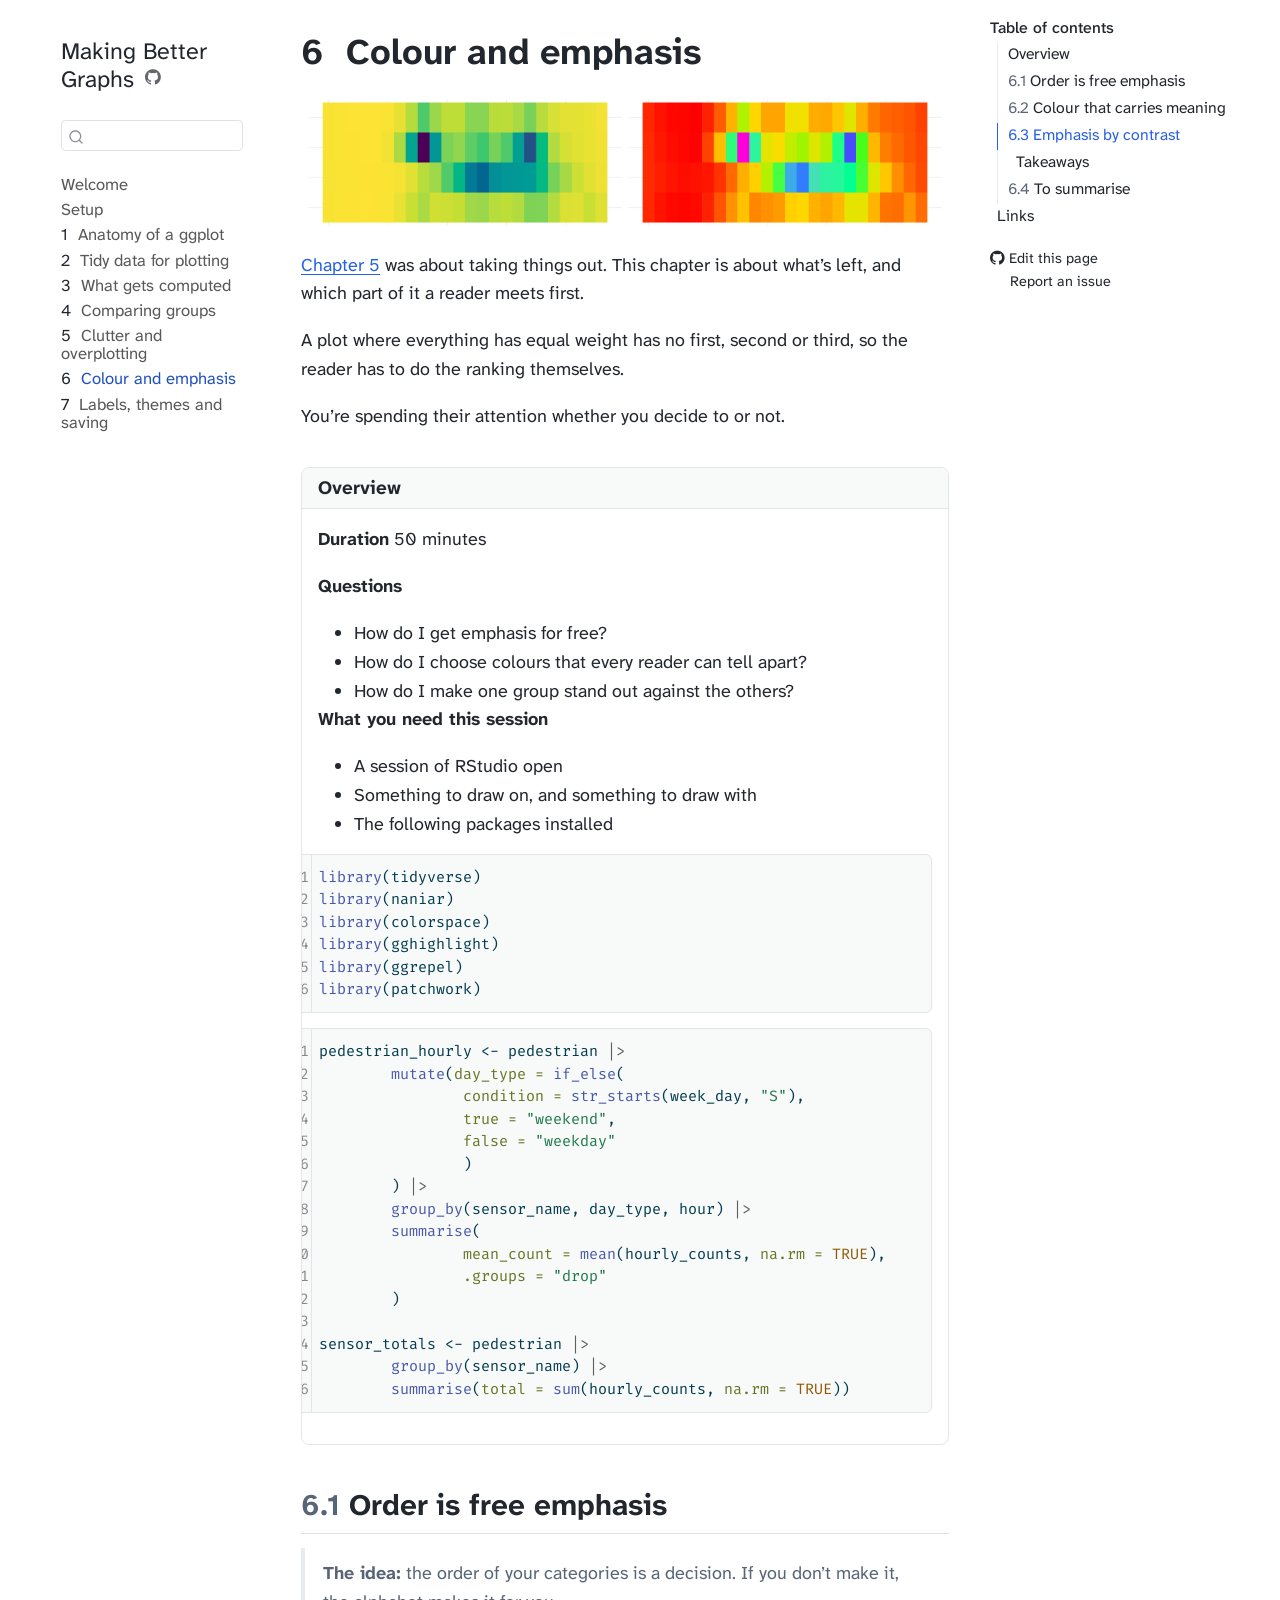
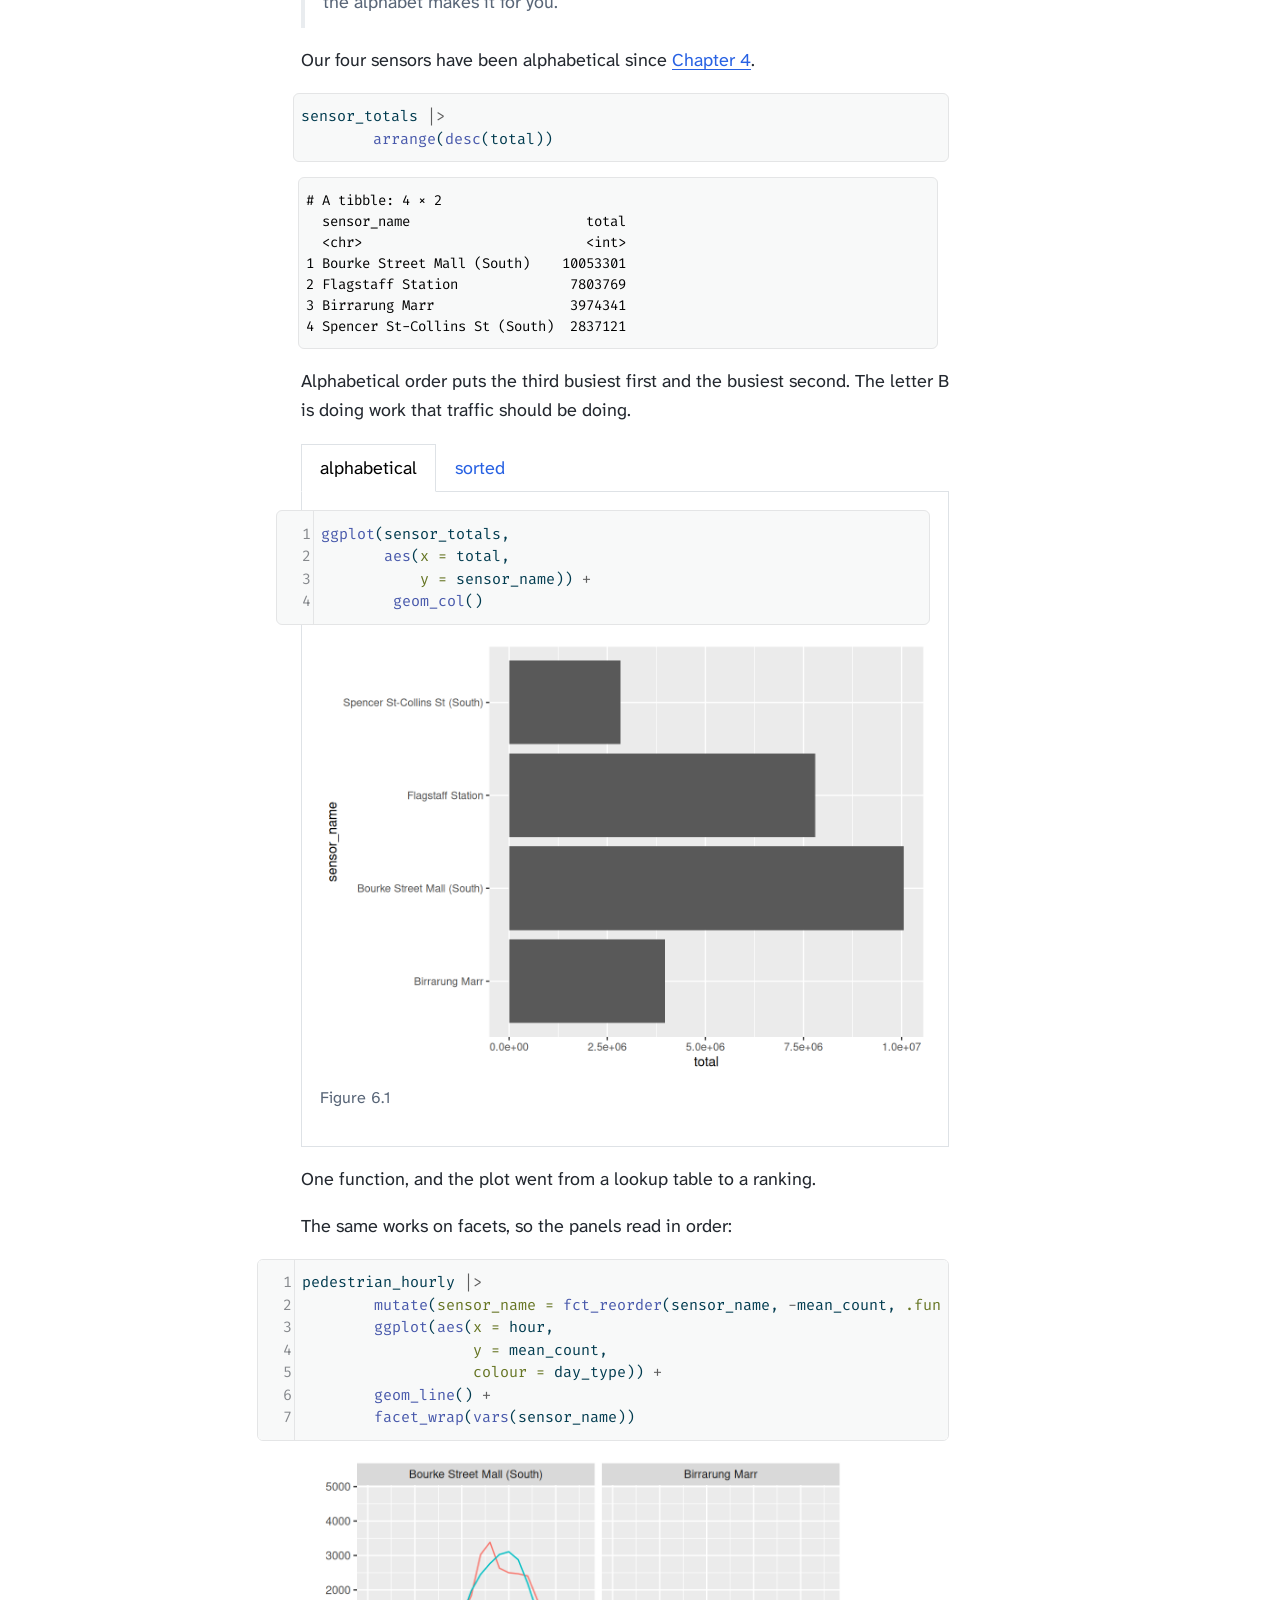
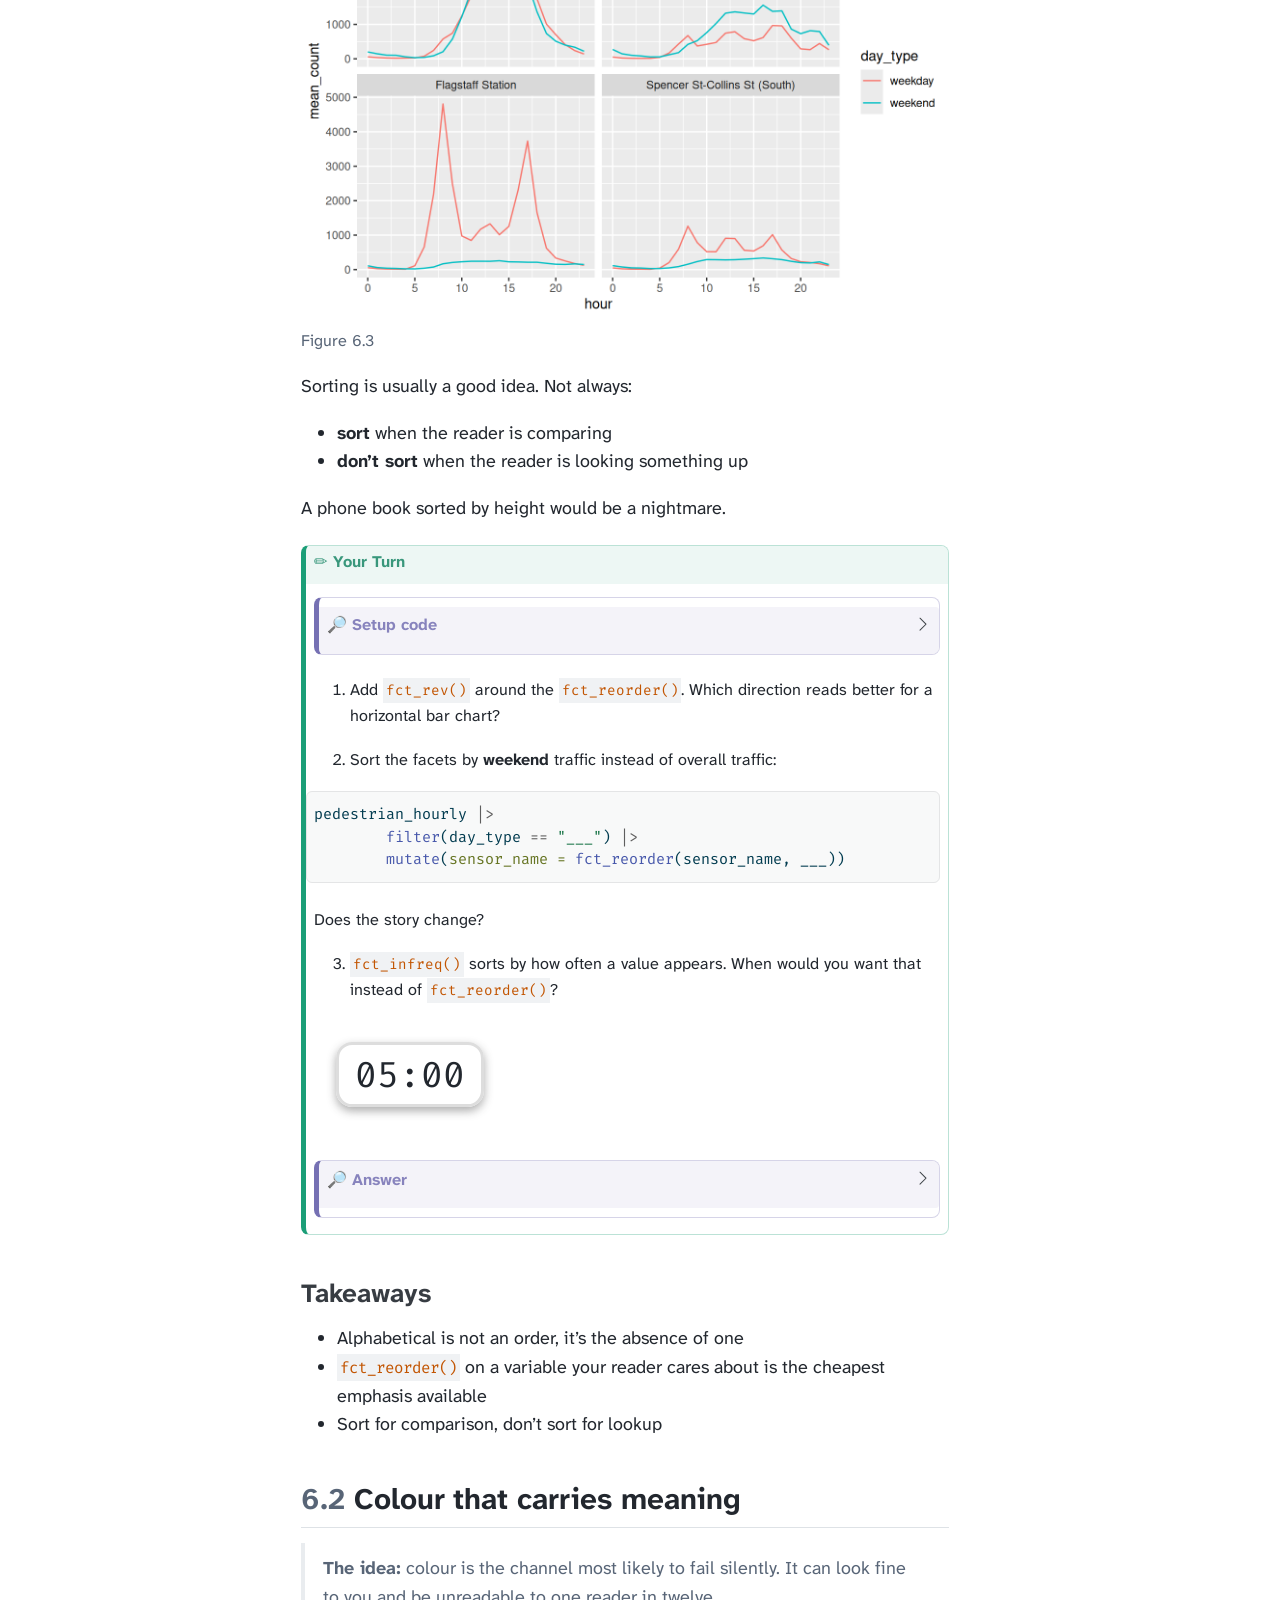
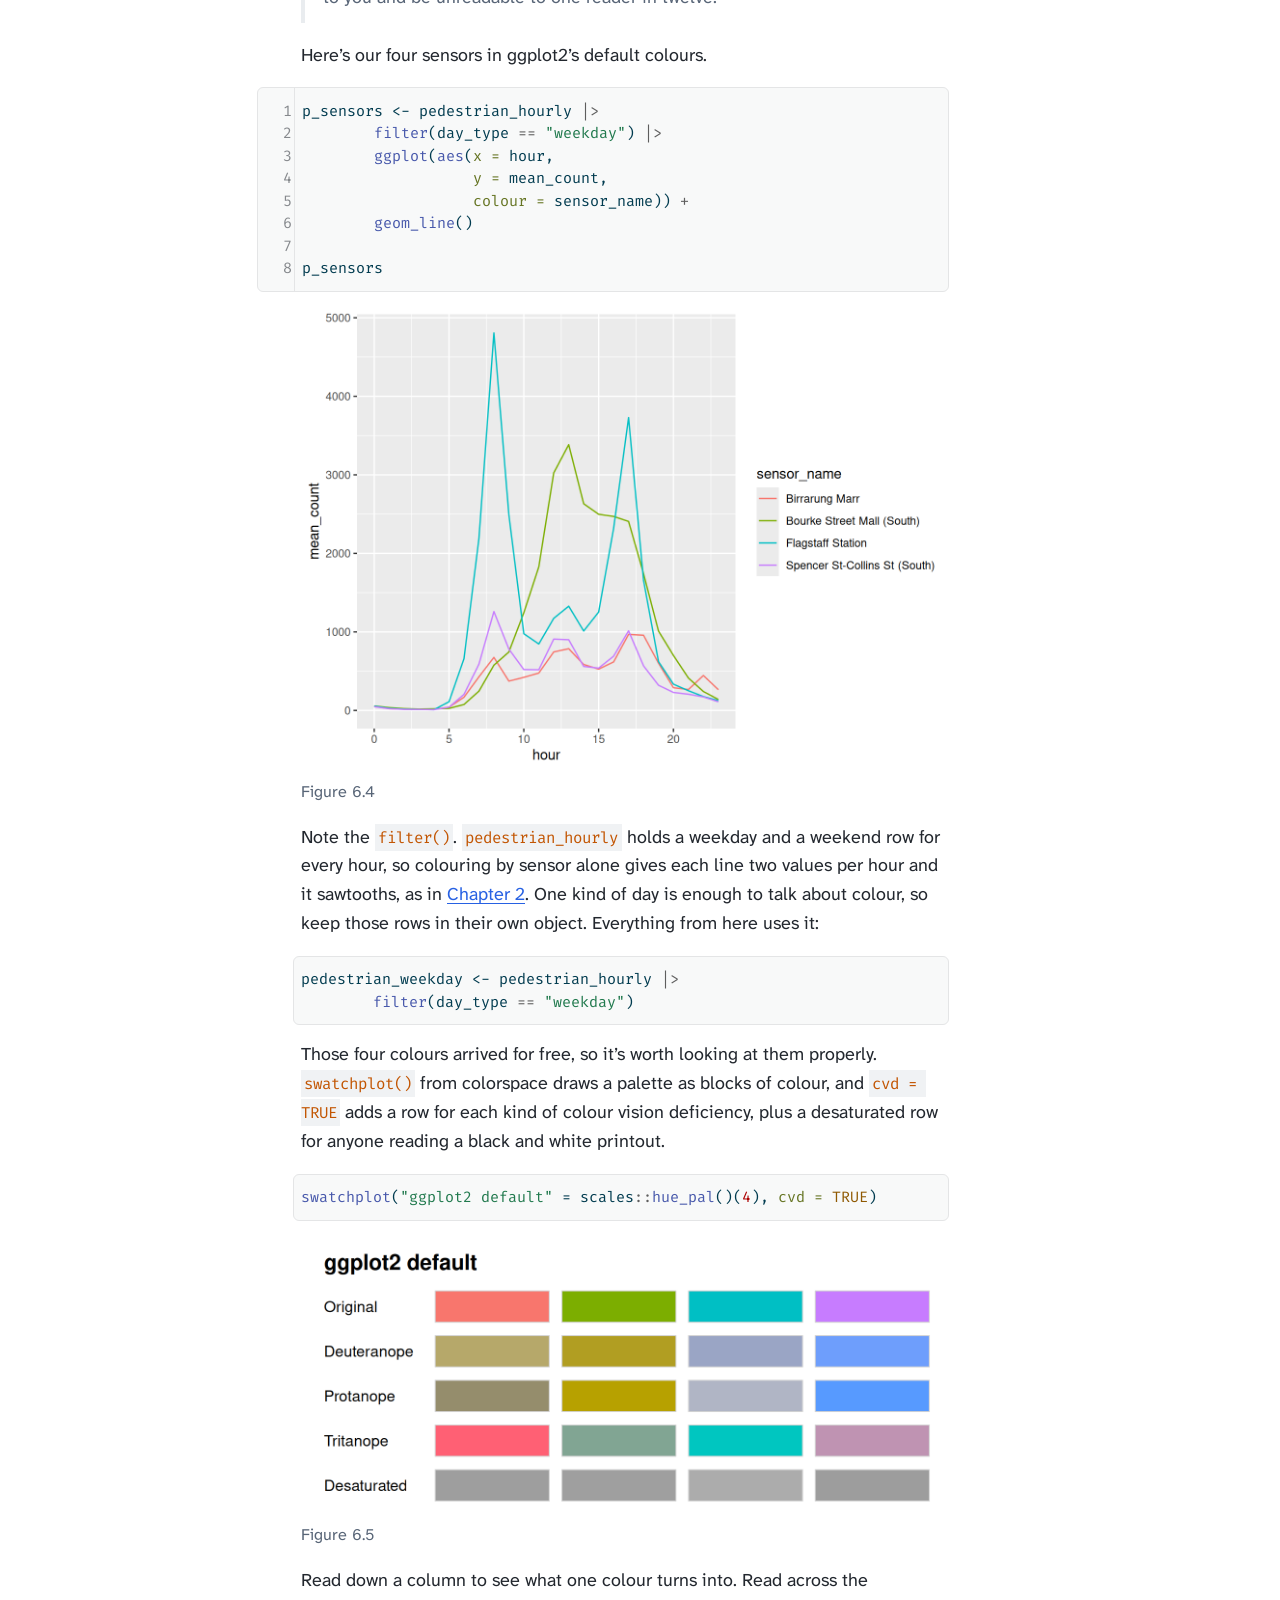
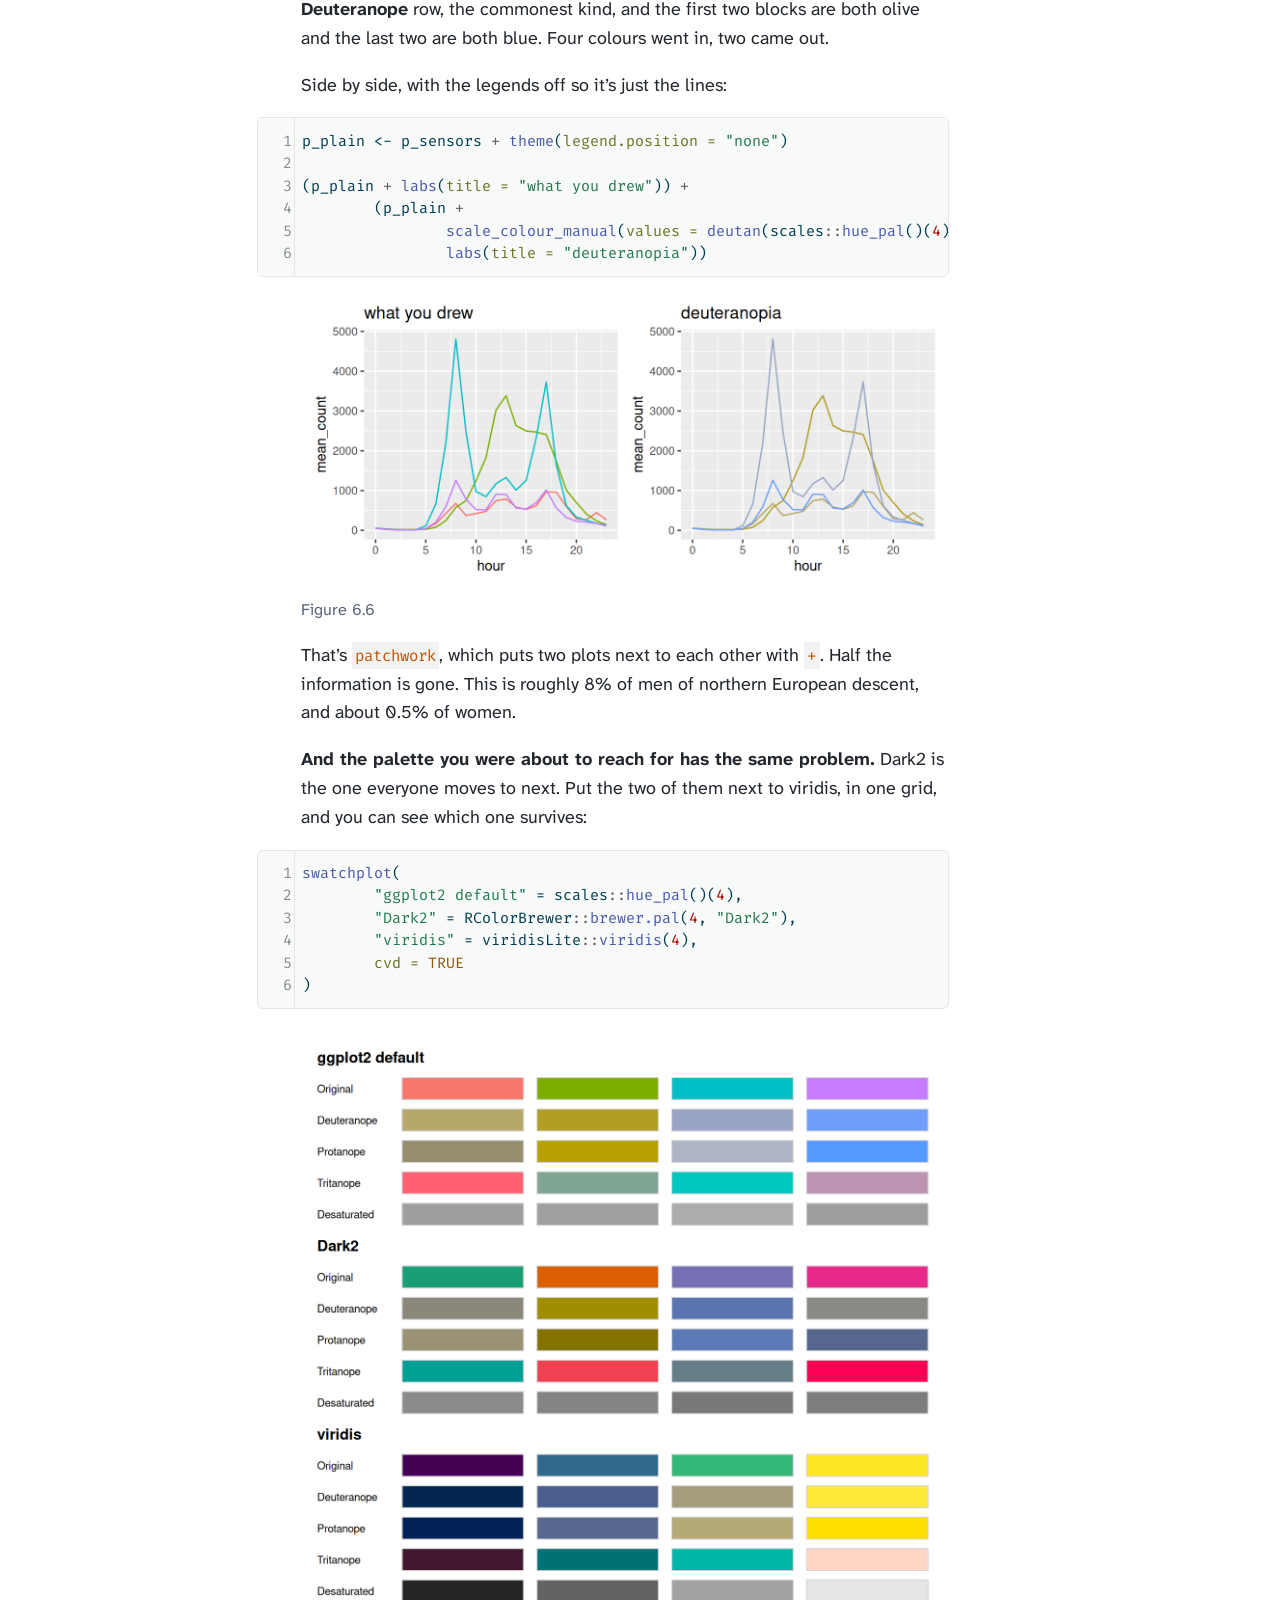
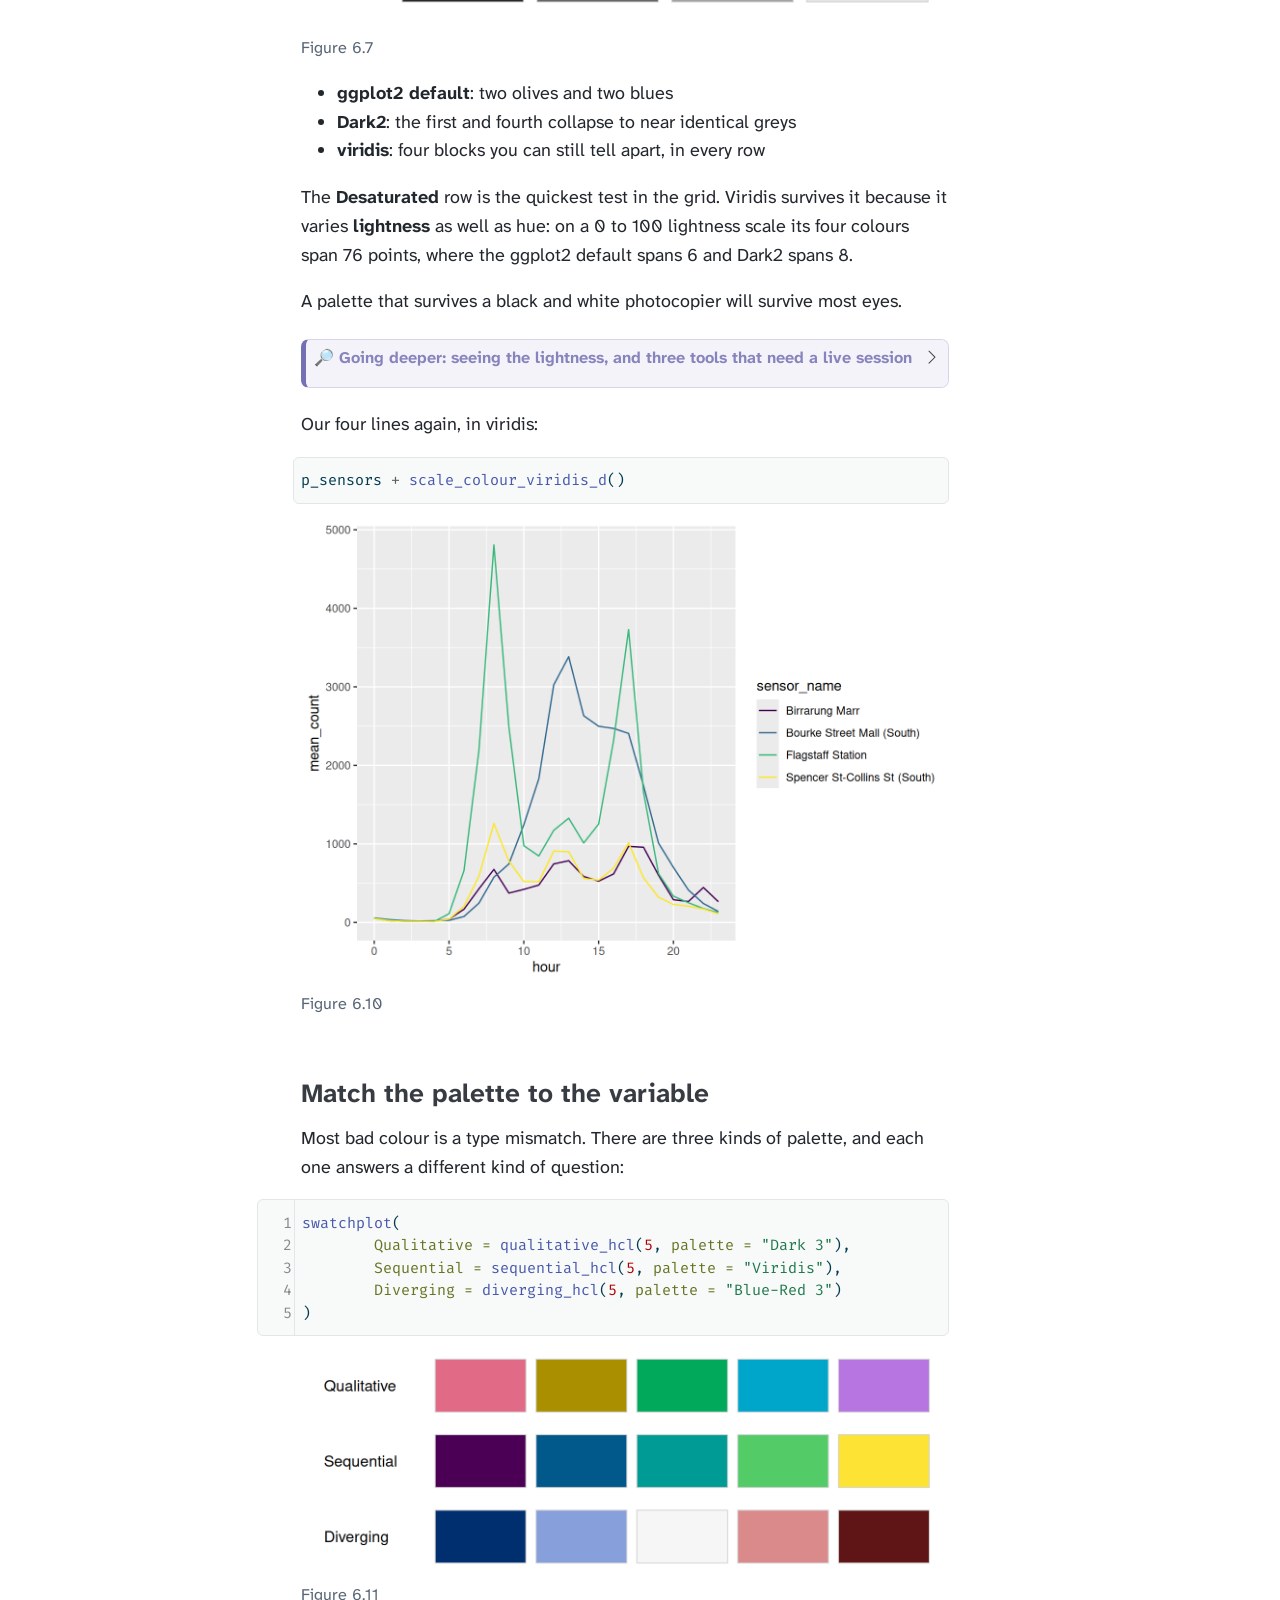
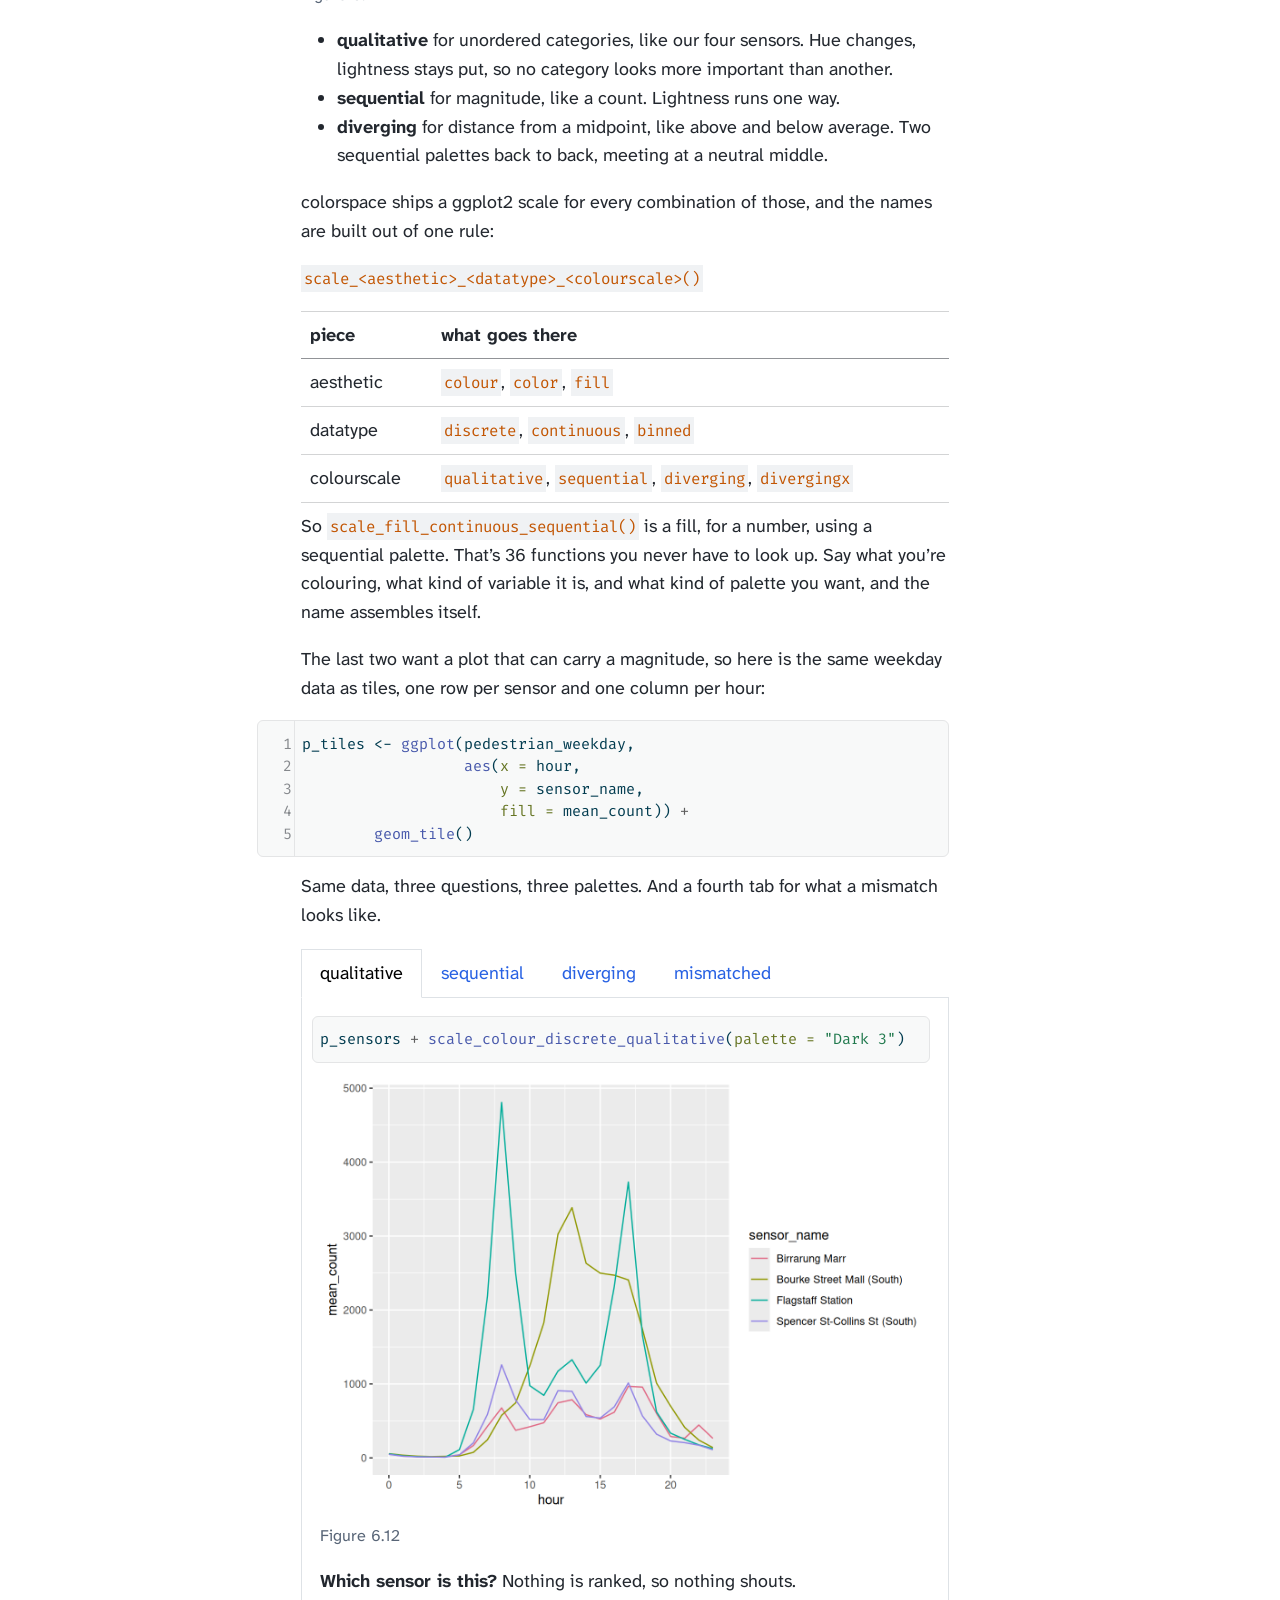
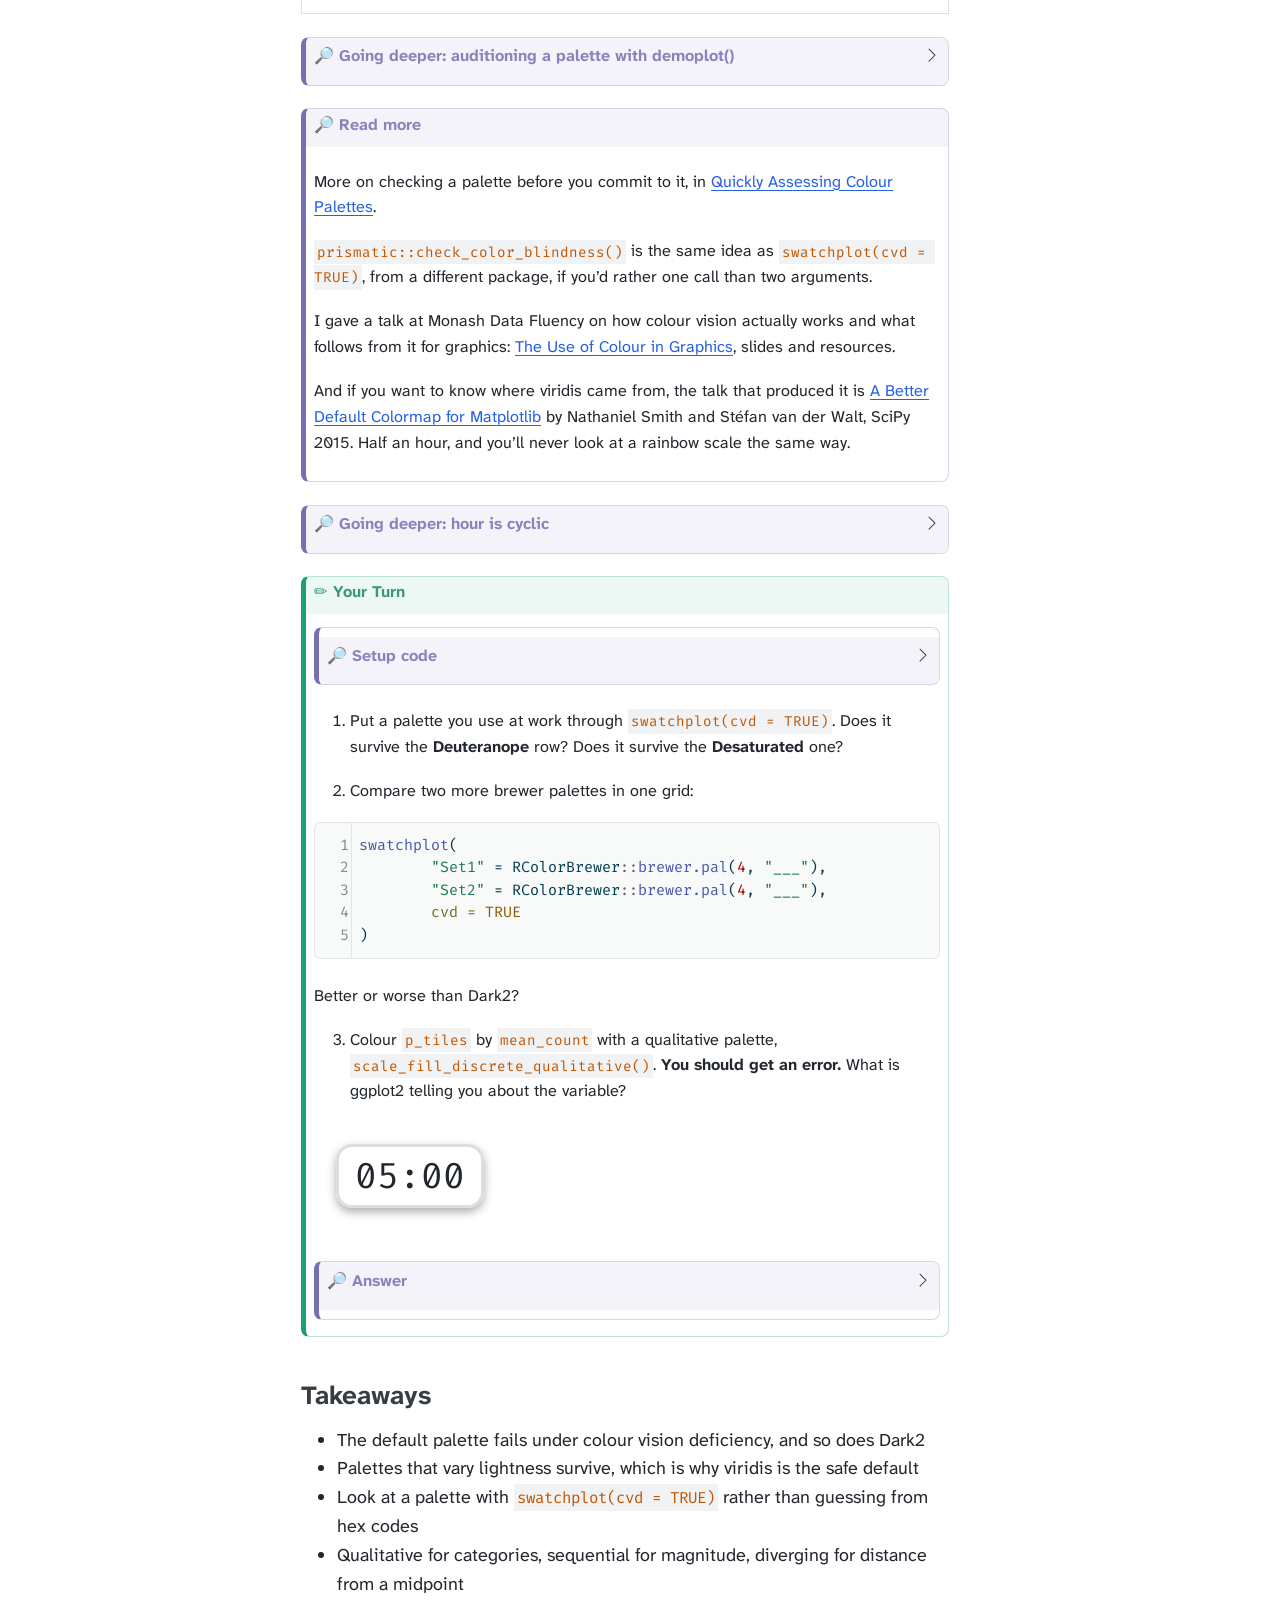
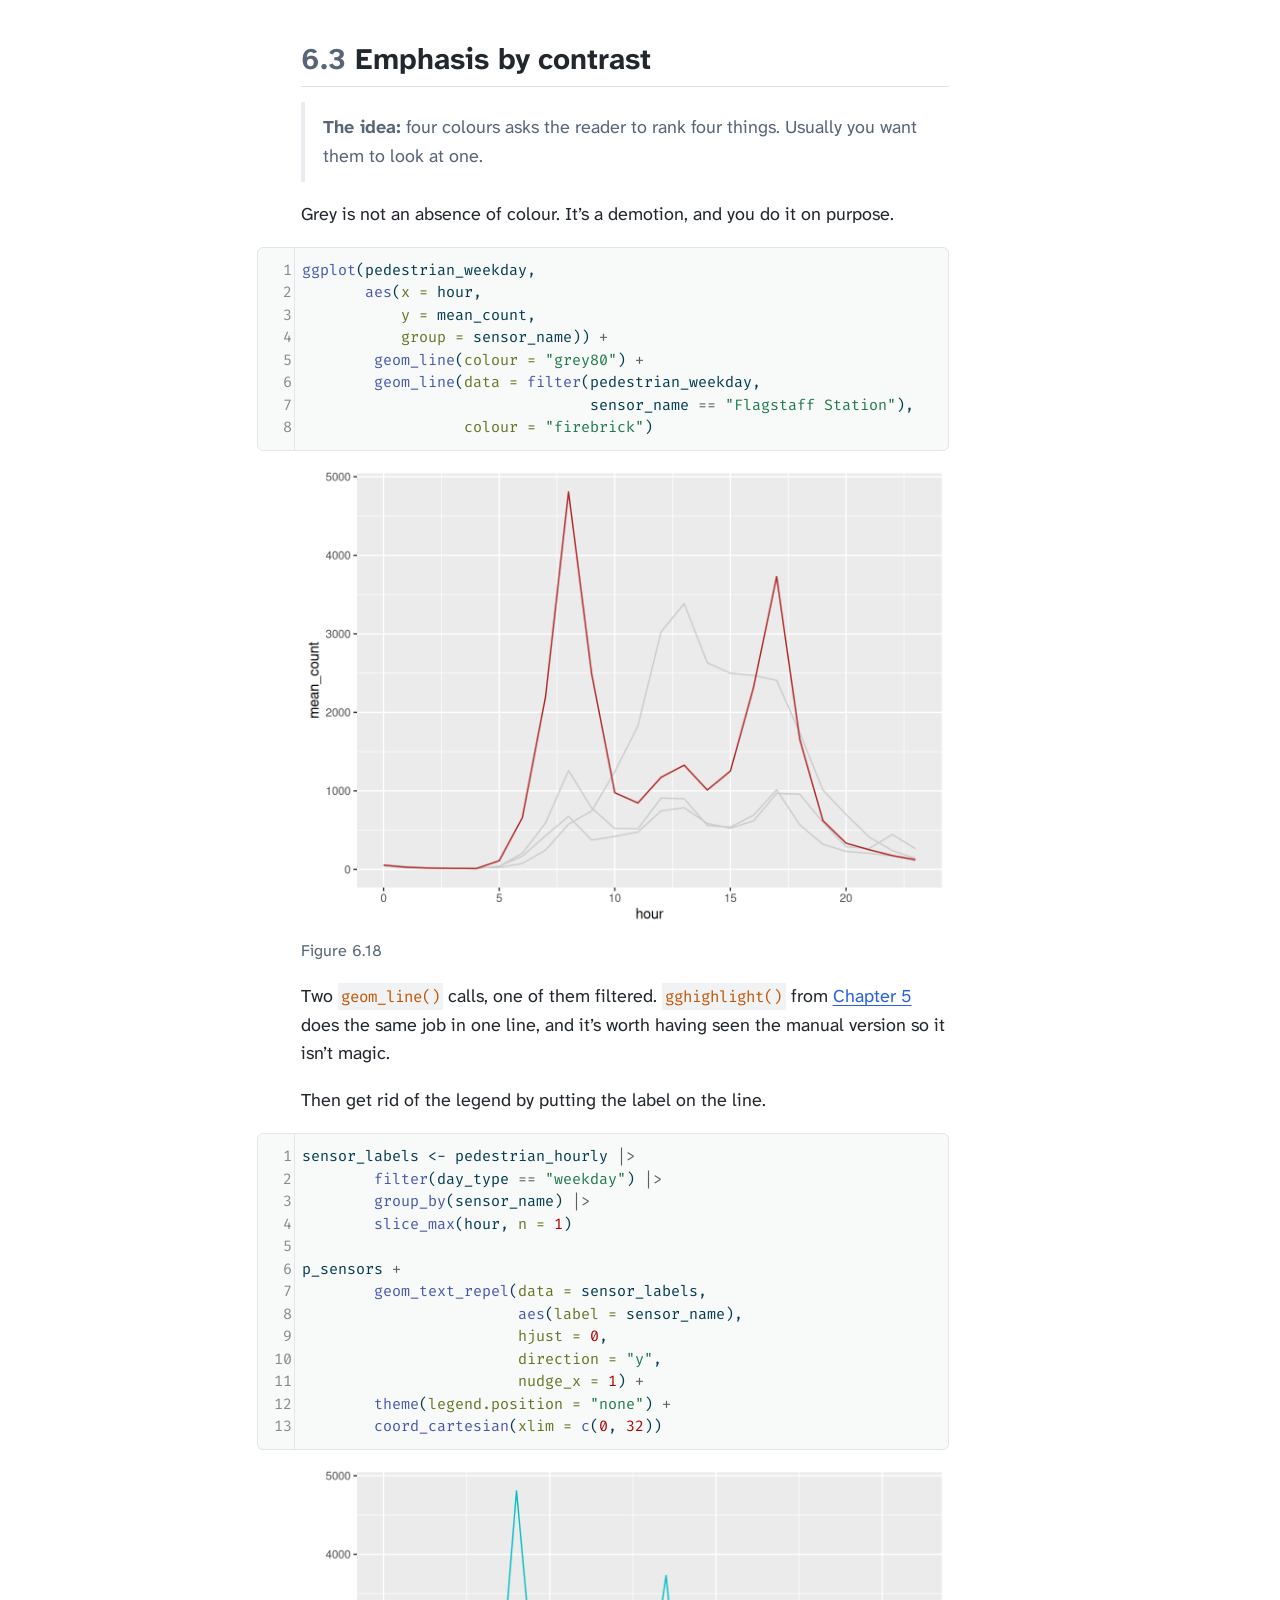
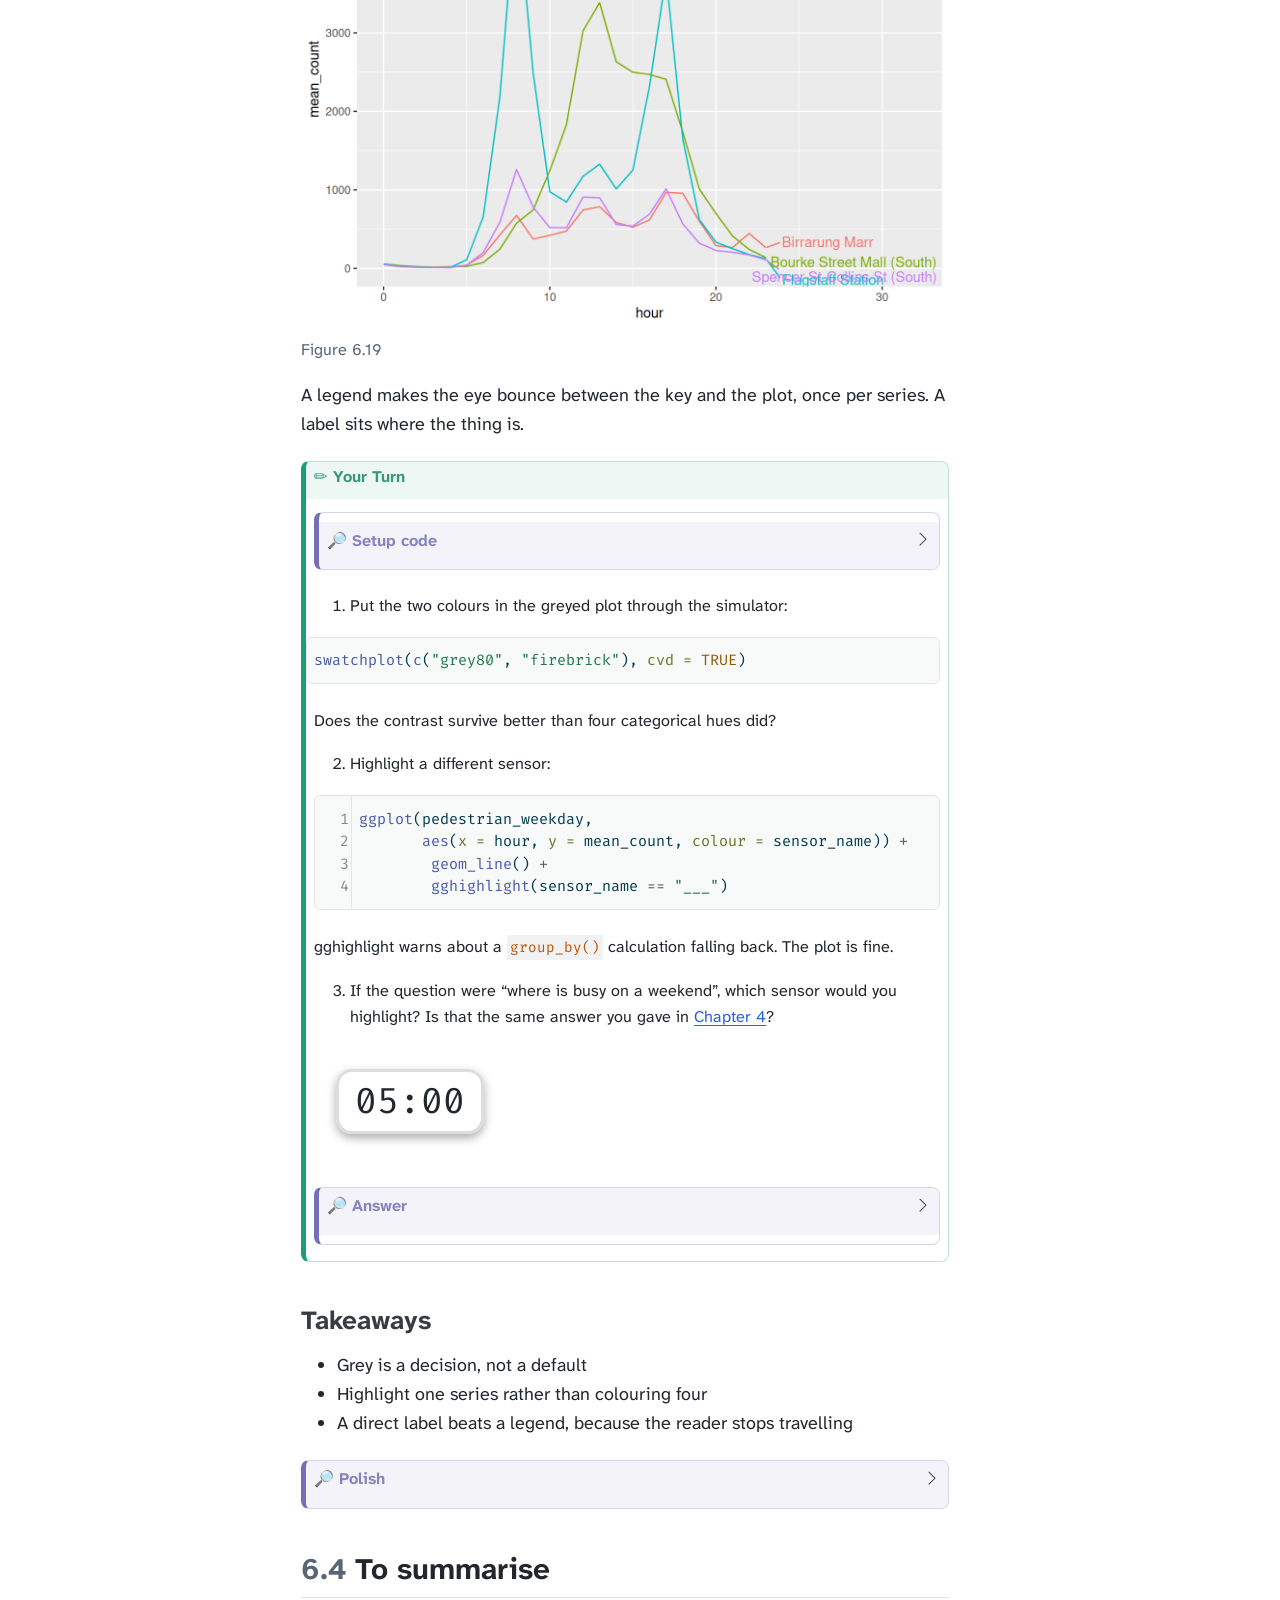
<file: where-should-the-eye-go.html>
<!DOCTYPE html>
<html xmlns="http://www.w3.org/1999/xhtml" lang="en" xml:lang="en"><head>

<meta charset="utf-8">
<meta name="generator" content="quarto-1.10.18">

<meta name="viewport" content="width=device-width, initial-scale=1.0, user-scalable=yes">


<title>6&nbsp; Colour and emphasis – Making Better Graphs</title>
<style>
/* Default styles provided by pandoc.
** See https://pandoc.org/MANUAL.html#variables-for-html for config info.
*/
span.smallcaps{font-variant: small-caps;}
div.columns{display: flex; gap: 1.5em;}
div.column{flex: auto;}
@media screen {
div.columns{gap: min(4vw, 1.5em);}
div.column{overflow-x: auto;}
}
div.hanging-indent{margin-left: 1.5em; text-indent: -1.5em;}
ul.task-list{list-style: none;}
ul.task-list li input[type="checkbox"] {
  width: 0.8em;
  margin: 0 0.8em 0.2em -1em; /* quarto-specific, see https://github.com/quarto-dev/quarto-cli/issues/4556 */ 
  vertical-align: middle;
}
/* CSS for syntax highlighting */
html { -webkit-text-size-adjust: 100%; }
pre > code.sourceCode { white-space: pre; position: relative; }
pre > code.sourceCode > span { display: inline-block; line-height: 1.25; }
pre > code.sourceCode > span:empty { height: 1.2em; }
.sourceCode { overflow: visible; }
code.sourceCode > span { color: inherit; text-decoration: inherit; }
div.sourceCode { margin: 1em 0; }
pre.sourceCode { margin: 0; }
@media screen {
div.sourceCode { overflow: auto; }
}
@media print {
pre > code.sourceCode { white-space: pre-wrap; }
pre > code.sourceCode > span { text-indent: -5em; padding-left: 5em; }
}
pre.numberSource code
  { counter-reset: source-line 0; }
pre.numberSource code > span
  { position: relative; left: -4em; counter-increment: source-line; }
pre.numberSource code > span > a:first-child::before
  { content: counter(source-line);
    position: relative; left: -1em; text-align: right; vertical-align: baseline;
    border: none; display: inline-block;
    -webkit-touch-callout: none; -webkit-user-select: none;
    -khtml-user-select: none; -moz-user-select: none;
    -ms-user-select: none; user-select: none;
    padding: 0 4px; width: 4em;
  }
pre.numberSource { margin-left: 3em;  padding-left: 4px; }
div.sourceCode
  {   }
@media screen {
pre > code.sourceCode > span > a:first-child::before { text-decoration: underline; }
}
</style>


<script src="site_libs/quarto-nav/quarto-nav.js"></script>
<script src="site_libs/quarto-nav/headroom.min.js"></script>
<script src="site_libs/clipboard/clipboard.min.js"></script>
<script src="site_libs/quarto-search/autocomplete.umd.js"></script>
<script src="site_libs/quarto-search/fuse.min.js"></script>
<script src="site_libs/quarto-search/quarto-search.js"></script>
<meta name="quarto:offset" content="./">
<link href="./making-it-land.html" rel="next">
<link href="./whats-in-the-way.html" rel="prev">
<script src="site_libs/quarto-html/quarto.js" type="module"></script>
<script src="site_libs/quarto-html/tabsets/tabsets.js" type="module"></script>
<script src="site_libs/quarto-html/popper.min.js"></script>
<script src="site_libs/quarto-html/tippy.umd.min.js"></script>
<script src="site_libs/quarto-html/anchor.min.js"></script>
<link href="site_libs/quarto-html/tippy.css" rel="stylesheet">
<link href="site_libs/quarto-html/quarto-syntax-highlighting-b45b7b0fa9169e986df15f1ef60a279c.css" rel="stylesheet" id="quarto-text-highlighting-styles">
<script src="site_libs/bootstrap/bootstrap.min.js"></script>
<link href="site_libs/bootstrap/bootstrap-icons.css" rel="stylesheet">
<link href="site_libs/bootstrap/bootstrap-020cafe2c5162b14dfdb8f310a12914a.min.css" rel="stylesheet" append-hash="true" id="quarto-bootstrap" data-mode="light">
<script id="quarto-search-options" type="application/json">{
  "location": "sidebar",
  "copy-button": false,
  "collapse-after": 3,
  "panel-placement": "start",
  "type": "textbox",
  "limit": 50,
  "keyboard-shortcut": [
    "f",
    "/",
    "s"
  ],
  "show-item-context": false,
  "language": {
    "search-no-results-text": "No results",
    "search-matching-documents-text": "matching documents",
    "search-copy-link-title": "Copy link to search",
    "search-hide-matches-text": "Hide additional matches",
    "search-more-match-text": "more match in this document",
    "search-more-matches-text": "more matches in this document",
    "search-clear-button-title": "Clear",
    "search-text-placeholder": "",
    "search-detached-cancel-button-title": "Cancel",
    "search-submit-button-title": "Submit",
    "search-label": "Search"
  }
}</script>
<link href="site_libs/countdown-0.6.0/countdown.css" rel="stylesheet">
<script src="site_libs/countdown-0.6.0/countdown.js"></script>


</head>

<body class="nav-sidebar floating quarto-light">

<div id="quarto-search-results"></div>
  <header id="quarto-header" class="headroom fixed-top">
  <nav class="quarto-secondary-nav">
    <div class="container-fluid d-flex">
      <button type="button" class="quarto-btn-toggle btn" data-bs-toggle="collapse" role="button" data-bs-target=".quarto-sidebar-collapse-item" aria-controls="quarto-sidebar" aria-expanded="false" aria-label="Toggle sidebar navigation" onclick="if (window.quartoToggleHeadroom) { window.quartoToggleHeadroom(); }">
        <i class="bi bi-layout-text-sidebar-reverse"></i>
      </button>
        <nav class="quarto-page-breadcrumbs" aria-label="breadcrumb"><ol class="breadcrumb"><li class="breadcrumb-item"><a href="./where-should-the-eye-go.html"><span class="chapter-number">6</span>&nbsp; <span class="chapter-title">Colour and emphasis</span></a></li></ol></nav>
        <a class="flex-grow-1" role="navigation" data-bs-toggle="collapse" data-bs-target=".quarto-sidebar-collapse-item" aria-controls="quarto-sidebar" aria-expanded="false" aria-label="Toggle sidebar navigation" onclick="if (window.quartoToggleHeadroom) { window.quartoToggleHeadroom(); }">      
        </a>
      <button type="button" class="btn quarto-search-button" aria-label="Search" onclick="window.quartoOpenSearch();">
        <i class="bi bi-search"></i>
      </button>
    </div>
  </nav>
</header>
<!-- content -->
<div id="quarto-content" class="quarto-container page-columns page-rows-contents page-layout-article">
<!-- sidebar -->
  <nav id="quarto-sidebar" class="sidebar collapse collapse-horizontal quarto-sidebar-collapse-item sidebar-navigation floating overflow-auto">
    <div class="pt-lg-2 mt-2 text-left sidebar-header">
    <div class="sidebar-title mb-0 py-0">
      <a href="./">Making Better Graphs</a> 
        <div class="sidebar-tools-main">
    <a href="https://github.com/njtierney/bettervis" title="Source Code" class="quarto-navigation-tool px-1" aria-label="Source Code"><i class="bi bi-github"></i></a>
</div>
    </div>
      </div>
        <div class="mt-2 flex-shrink-0 align-items-center">
        <div class="sidebar-search">
        <div id="quarto-search" class="" title="Search"></div>
        </div>
        </div>
    <div class="sidebar-menu-container"> 
    <ul class="list-unstyled mt-1">
        <li class="sidebar-item">
  <div class="sidebar-item-container"> 
  <a href="./index.html" class="sidebar-item-text sidebar-link">
 <span class="menu-text">Welcome</span></a>
  </div>
</li>
        <li class="sidebar-item">
  <div class="sidebar-item-container"> 
  <a href="./setup.html" class="sidebar-item-text sidebar-link">
 <span class="menu-text">Setup</span></a>
  </div>
</li>
        <li class="sidebar-item">
  <div class="sidebar-item-container"> 
  <a href="./anatomy-of-a-ggplot.html" class="sidebar-item-text sidebar-link">
 <span class="menu-text"><span class="chapter-number">1</span>&nbsp; <span class="chapter-title">Anatomy of a ggplot</span></span></a>
  </div>
</li>
        <li class="sidebar-item">
  <div class="sidebar-item-container"> 
  <a href="./shape-of-your-data.html" class="sidebar-item-text sidebar-link">
 <span class="menu-text"><span class="chapter-number">2</span>&nbsp; <span class="chapter-title">Tidy data for plotting</span></span></a>
  </div>
</li>
        <li class="sidebar-item">
  <div class="sidebar-item-container"> 
  <a href="./what-gets-computed.html" class="sidebar-item-text sidebar-link">
 <span class="menu-text"><span class="chapter-number">3</span>&nbsp; <span class="chapter-title">What gets computed</span></span></a>
  </div>
</li>
        <li class="sidebar-item">
  <div class="sidebar-item-container"> 
  <a href="./what-am-i-comparing.html" class="sidebar-item-text sidebar-link">
 <span class="menu-text"><span class="chapter-number">4</span>&nbsp; <span class="chapter-title">Comparing groups</span></span></a>
  </div>
</li>
        <li class="sidebar-item">
  <div class="sidebar-item-container"> 
  <a href="./whats-in-the-way.html" class="sidebar-item-text sidebar-link">
 <span class="menu-text"><span class="chapter-number">5</span>&nbsp; <span class="chapter-title">Clutter and overplotting</span></span></a>
  </div>
</li>
        <li class="sidebar-item">
  <div class="sidebar-item-container"> 
  <a href="./where-should-the-eye-go.html" class="sidebar-item-text sidebar-link active">
 <span class="menu-text"><span class="chapter-number">6</span>&nbsp; <span class="chapter-title">Colour and emphasis</span></span></a>
  </div>
</li>
        <li class="sidebar-item">
  <div class="sidebar-item-container"> 
  <a href="./making-it-land.html" class="sidebar-item-text sidebar-link">
 <span class="menu-text"><span class="chapter-number">7</span>&nbsp; <span class="chapter-title">Labels, themes and saving</span></span></a>
  </div>
</li>
    </ul>
    </div>
</nav>
<div id="quarto-sidebar-glass" class="quarto-sidebar-collapse-item" data-bs-toggle="collapse" data-bs-target=".quarto-sidebar-collapse-item"></div>
<!-- margin-sidebar -->
    <div id="quarto-margin-sidebar" class="sidebar margin-sidebar">
        <nav id="TOC" role="doc-toc" class="toc-active">
    <h2 id="toc-title">Table of contents</h2>
   
  <ul>
  <li><a href="#overview" id="toc-overview" class="nav-link active" data-scroll-target="#overview">Overview</a></li>
  <li><a href="#order-is-free-emphasis" id="toc-order-is-free-emphasis" class="nav-link" data-scroll-target="#order-is-free-emphasis"><span class="header-section-number">6.1</span> Order is free emphasis</a>
  <ul class="collapse">
  <li><a href="#takeaways" id="toc-takeaways" class="nav-link" data-scroll-target="#takeaways">Takeaways</a></li>
  </ul></li>
  <li><a href="#colour-that-carries-meaning" id="toc-colour-that-carries-meaning" class="nav-link" data-scroll-target="#colour-that-carries-meaning"><span class="header-section-number">6.2</span> Colour that carries meaning</a>
  <ul class="collapse">
  <li><a href="#match-the-palette-to-the-variable" id="toc-match-the-palette-to-the-variable" class="nav-link" data-scroll-target="#match-the-palette-to-the-variable">Match the palette to the variable</a></li>
  <li><a href="#takeaways-1" id="toc-takeaways-1" class="nav-link" data-scroll-target="#takeaways-1">Takeaways</a></li>
  </ul></li>
  <li><a href="#emphasis-by-contrast" id="toc-emphasis-by-contrast" class="nav-link" data-scroll-target="#emphasis-by-contrast"><span class="header-section-number">6.3</span> Emphasis by contrast</a>
  <ul class="collapse">
  <li><a href="#takeaways-2" id="toc-takeaways-2" class="nav-link" data-scroll-target="#takeaways-2">Takeaways</a></li>
  </ul></li>
  <li><a href="#to-summarise" id="toc-to-summarise" class="nav-link" data-scroll-target="#to-summarise"><span class="header-section-number">6.4</span> To summarise</a></li>
  <li>Links</li>
  </ul>
<div class="toc-actions"><ul><li><a href="https://github.com/njtierney/bettervis/edit/main/where-should-the-eye-go.qmd" class="toc-action"><i class="bi bi-github"></i>Edit this page</a></li><li><a href="https://github.com/njtierney/bettervis/issues/new" class="toc-action"><i class="bi empty"></i>Report an issue</a></li></ul></div></nav>
    </div>
<!-- main -->
<main class="content" id="quarto-document-content">

<header id="title-block-header" class="quarto-title-block default">
<div class="quarto-title">
<h1 class="title"><span id="sec-colour" class="quarto-section-identifier"><span class="chapter-number">6</span>&nbsp; <span class="chapter-title">Colour and emphasis</span></span></h1>
</div>



<div class="quarto-title-meta">

    
  
    
  </div>
  


</header>


<p><img src="images/banners/where-should-the-eye-go.png" class="img-fluid"></p>
<p><a href="whats-in-the-way.html" class="quarto-xref"><span>Chapter 5</span></a> was about taking things out. This chapter is about what’s left, and which part of it a reader meets first.</p>
<p>A plot where everything has equal weight has no first, second or third, so the reader has to do the ranking themselves.</p>
<p>You’re spending their attention whether you decide to or not.</p>
<section id="overview" class="level2 unnumbered overview">
<h2 class="unnumbered anchored" data-anchor-id="overview">Overview</h2>
<p><strong>Duration</strong> 50 minutes</p>
<p><strong>Questions</strong></p>
<!-- These map onto the sections below, in order. If you move a section, move its question. -->
<ul>
<li>How do I get emphasis for free?</li>
<li>How do I choose colours that every reader can tell apart?</li>
<li>How do I make one group stand out against the others?</li>
</ul>
<p><strong>What you need this session</strong></p>
<ul>
<li>A session of RStudio open</li>
<li>Something to draw on, and something to draw with</li>
<li>The following packages installed</li>
</ul>
<div class="cell">
<div class="code-copy-outer-scaffold"><div class="sourceCode cell-code" id="cb1"><pre class="sourceCode numberSource r number-lines code-with-copy"><code class="sourceCode r"><span id="cb1-1"><a href="#cb1-1" aria-label="1"></a><span class="fu">library</span>(tidyverse)</span>
<span id="cb1-2"><a href="#cb1-2" aria-label="2"></a><span class="fu">library</span>(naniar)</span>
<span id="cb1-3"><a href="#cb1-3" aria-label="3"></a><span class="fu">library</span>(colorspace)</span>
<span id="cb1-4"><a href="#cb1-4" aria-label="4"></a><span class="fu">library</span>(gghighlight)</span>
<span id="cb1-5"><a href="#cb1-5" aria-label="5"></a><span class="fu">library</span>(ggrepel)</span>
<span id="cb1-6"><a href="#cb1-6" aria-label="6"></a><span class="fu">library</span>(patchwork)</span></code></pre></div><button title="Copy to Clipboard" class="code-copy-button"><i class="bi"></i></button></div>
</div>
<div class="cell">
<div class="code-copy-outer-scaffold"><div class="sourceCode cell-code" id="cb2"><pre class="sourceCode numberSource r number-lines code-with-copy"><code class="sourceCode r"><span id="cb2-1"><a href="#cb2-1" aria-label="1"></a>pedestrian_hourly <span class="ot">&lt;-</span> pedestrian <span class="sc">|&gt;</span></span>
<span id="cb2-2"><a href="#cb2-2" aria-label="2"></a>        <span class="fu">mutate</span>(<span class="at">day_type =</span> <span class="fu">if_else</span>(</span>
<span id="cb2-3"><a href="#cb2-3" aria-label="3"></a>                <span class="at">condition =</span> <span class="fu">str_starts</span>(week_day, <span class="st">"S"</span>),</span>
<span id="cb2-4"><a href="#cb2-4" aria-label="4"></a>                <span class="at">true =</span> <span class="st">"weekend"</span>,</span>
<span id="cb2-5"><a href="#cb2-5" aria-label="5"></a>                <span class="at">false =</span> <span class="st">"weekday"</span></span>
<span id="cb2-6"><a href="#cb2-6" aria-label="6"></a>                )</span>
<span id="cb2-7"><a href="#cb2-7" aria-label="7"></a>        ) <span class="sc">|&gt;</span></span>
<span id="cb2-8"><a href="#cb2-8" aria-label="8"></a>        <span class="fu">group_by</span>(sensor_name, day_type, hour) <span class="sc">|&gt;</span></span>
<span id="cb2-9"><a href="#cb2-9" aria-label="9"></a>        <span class="fu">summarise</span>(</span>
<span id="cb2-10"><a href="#cb2-10" aria-label="10"></a>                <span class="at">mean_count =</span> <span class="fu">mean</span>(hourly_counts, <span class="at">na.rm =</span> <span class="cn">TRUE</span>),</span>
<span id="cb2-11"><a href="#cb2-11" aria-label="11"></a>                <span class="at">.groups =</span> <span class="st">"drop"</span></span>
<span id="cb2-12"><a href="#cb2-12" aria-label="12"></a>        )</span>
<span id="cb2-13"><a href="#cb2-13" aria-label="13"></a></span>
<span id="cb2-14"><a href="#cb2-14" aria-label="14"></a>sensor_totals <span class="ot">&lt;-</span> pedestrian <span class="sc">|&gt;</span></span>
<span id="cb2-15"><a href="#cb2-15" aria-label="15"></a>        <span class="fu">group_by</span>(sensor_name) <span class="sc">|&gt;</span></span>
<span id="cb2-16"><a href="#cb2-16" aria-label="16"></a>        <span class="fu">summarise</span>(<span class="at">total =</span> <span class="fu">sum</span>(hourly_counts, <span class="at">na.rm =</span> <span class="cn">TRUE</span>))</span></code></pre></div><button title="Copy to Clipboard" class="code-copy-button"><i class="bi"></i></button></div>
</div>
</section>
<section id="order-is-free-emphasis" class="level2" data-number="6.1">
<h2 data-number="6.1" class="anchored" data-anchor-id="order-is-free-emphasis"><span class="header-section-number">6.1</span> Order is free emphasis</h2>
<blockquote class="blockquote">
<p><strong>The idea:</strong> the order of your categories is a decision. If you don’t make it, the alphabet makes it for you.</p>
</blockquote>
<p>Our four sensors have been alphabetical since <a href="what-am-i-comparing.html" class="quarto-xref"><span>Chapter 4</span></a>.</p>
<div class="cell">
<div class="code-copy-outer-scaffold"><div class="sourceCode cell-code" id="cb3"><pre class="sourceCode numberSource r number-lines code-with-copy"><code class="sourceCode r"><span id="cb3-1"><a href="#cb3-1" aria-label="1"></a>sensor_totals <span class="sc">|&gt;</span></span>
<span id="cb3-2"><a href="#cb3-2" aria-label="2"></a>        <span class="fu">arrange</span>(<span class="fu">desc</span>(total))</span></code></pre></div><button title="Copy to Clipboard" class="code-copy-button"><i class="bi"></i></button></div>
<div class="cell-output cell-output-stdout">
<pre><code># A tibble: 4 × 2
  sensor_name                      total
  &lt;chr&gt;                            &lt;int&gt;
1 Bourke Street Mall (South)    10053301
2 Flagstaff Station              7803769
3 Birrarung Marr                 3974341
4 Spencer St-Collins St (South)  2837121</code></pre>
</div>
</div>
<p>Alphabetical order puts the third busiest first and the busiest second. The letter B is doing work that traffic should be doing.</p>
<div class="tabset-margin-container"></div><div class="panel-tabset">
<ul class="nav nav-tabs" role="tablist"><li class="nav-item" role="presentation"><a class="nav-link active" id="tabset-1-1-tab" data-bs-toggle="tab" data-bs-target="#tabset-1-1" role="tab" aria-controls="tabset-1-1" aria-selected="true" href="">alphabetical</a></li><li class="nav-item" role="presentation"><a class="nav-link" id="tabset-1-2-tab" data-bs-toggle="tab" data-bs-target="#tabset-1-2" role="tab" aria-controls="tabset-1-2" aria-selected="false" href="">sorted</a></li></ul>
<div class="tab-content">
<div id="tabset-1-1" class="tab-pane active" role="tabpanel" aria-labelledby="tabset-1-1-tab">
<div class="cell">
<div class="code-copy-outer-scaffold"><div class="sourceCode cell-code" id="cb5"><pre class="sourceCode numberSource r number-lines code-with-copy"><code class="sourceCode r"><span id="cb5-1"><a href="#cb5-1" aria-label="1"></a><span class="fu">ggplot</span>(sensor_totals,</span>
<span id="cb5-2"><a href="#cb5-2" aria-label="2"></a>       <span class="fu">aes</span>(<span class="at">x =</span> total,</span>
<span id="cb5-3"><a href="#cb5-3" aria-label="3"></a>           <span class="at">y =</span> sensor_name)) <span class="sc">+</span></span>
<span id="cb5-4"><a href="#cb5-4" aria-label="4"></a>        <span class="fu">geom_col</span>()</span></code></pre></div><button title="Copy to Clipboard" class="code-copy-button"><i class="bi"></i></button></div>
<div class="cell-output-display">
<div id="fig-alpha-order" class="quarto-float quarto-figure quarto-figure-center anchored" alt="A bar chart of total foot traffic per sensor, in alphabetical order, so the bar lengths jump up and down with no pattern." width="672">
<figure class="quarto-float quarto-float-fig figure">
<div aria-describedby="fig-alpha-order-caption-0ceaefa1-69ba-4598-a22c-09a6ac19f8ca">
<img src="where-should-the-eye-go_files/figure-html/fig-alpha-order-1.png" id="fig-alpha-order" class="img-fluid figure-img" alt="A bar chart of total foot traffic per sensor, in alphabetical order, so the bar lengths jump up and down with no pattern." width="672">
</div>
<figcaption class="quarto-float-caption-bottom quarto-float-caption quarto-float-fig quarto-uncaptioned" id="fig-alpha-order-caption-0ceaefa1-69ba-4598-a22c-09a6ac19f8ca">
Figure&nbsp;6.1
</figcaption>
</figure>
</div>
</div>
</div>
</div>
<div id="tabset-1-2" class="tab-pane" role="tabpanel" aria-labelledby="tabset-1-2-tab">
<div class="cell">
<div class="code-copy-outer-scaffold"><div class="sourceCode cell-code" id="cb6"><pre class="sourceCode numberSource r number-lines code-with-copy"><code class="sourceCode r"><span id="cb6-1"><a href="#cb6-1" aria-label="1"></a><span class="fu">ggplot</span>(sensor_totals,</span>
<span id="cb6-2"><a href="#cb6-2" aria-label="2"></a>       <span class="fu">aes</span>(<span class="at">x =</span> total,</span>
<span id="cb6-3"><a href="#cb6-3" aria-label="3"></a>           <span class="at">y =</span> <span class="fu">fct_reorder</span>(sensor_name, total))) <span class="sc">+</span></span>
<span id="cb6-4"><a href="#cb6-4" aria-label="4"></a>        <span class="fu">geom_col</span>()</span></code></pre></div><button title="Copy to Clipboard" class="code-copy-button"><i class="bi"></i></button></div>
<div class="cell-output-display">
<div id="fig-sorted" class="quarto-float quarto-figure quarto-figure-center anchored" alt="The same bar chart sorted by total, so the bars form a clean descending staircase." width="672">
<figure class="quarto-float quarto-float-fig figure">
<div aria-describedby="fig-sorted-caption-0ceaefa1-69ba-4598-a22c-09a6ac19f8ca">
<img src="where-should-the-eye-go_files/figure-html/fig-sorted-1.png" id="fig-sorted" class="img-fluid figure-img" alt="The same bar chart sorted by total, so the bars form a clean descending staircase." width="672">
</div>
<figcaption class="quarto-float-caption-bottom quarto-float-caption quarto-float-fig quarto-uncaptioned" id="fig-sorted-caption-0ceaefa1-69ba-4598-a22c-09a6ac19f8ca">
Figure&nbsp;6.2
</figcaption>
</figure>
</div>
</div>
</div>
</div>
</div>
</div>
<p>One function, and the plot went from a lookup table to a ranking.</p>
<p>The same works on facets, so the panels read in order:</p>
<div class="cell">
<div class="code-copy-outer-scaffold"><div class="sourceCode cell-code" id="cb7"><pre class="sourceCode numberSource r number-lines code-with-copy"><code class="sourceCode r"><span id="cb7-1"><a href="#cb7-1" aria-label="1"></a>pedestrian_hourly <span class="sc">|&gt;</span></span>
<span id="cb7-2"><a href="#cb7-2" aria-label="2"></a>        <span class="fu">mutate</span>(<span class="at">sensor_name =</span> <span class="fu">fct_reorder</span>(sensor_name, <span class="sc">-</span>mean_count, <span class="at">.fun =</span> max)) <span class="sc">|&gt;</span></span>
<span id="cb7-3"><a href="#cb7-3" aria-label="3"></a>        <span class="fu">ggplot</span>(<span class="fu">aes</span>(<span class="at">x =</span> hour,</span>
<span id="cb7-4"><a href="#cb7-4" aria-label="4"></a>                   <span class="at">y =</span> mean_count,</span>
<span id="cb7-5"><a href="#cb7-5" aria-label="5"></a>                   <span class="at">colour =</span> day_type)) <span class="sc">+</span></span>
<span id="cb7-6"><a href="#cb7-6" aria-label="6"></a>        <span class="fu">geom_line</span>() <span class="sc">+</span></span>
<span id="cb7-7"><a href="#cb7-7" aria-label="7"></a>        <span class="fu">facet_wrap</span>(<span class="fu">vars</span>(sensor_name))</span></code></pre></div><button title="Copy to Clipboard" class="code-copy-button"><i class="bi"></i></button></div>
<div class="cell-output-display">
<div id="fig-facet-sorted" class="quarto-float quarto-figure quarto-figure-center anchored" alt="Four panels of hourly foot traffic, ordered from busiest sensor to quietest rather than alphabetically." width="672">
<figure class="quarto-float quarto-float-fig figure">
<div aria-describedby="fig-facet-sorted-caption-0ceaefa1-69ba-4598-a22c-09a6ac19f8ca">
<img src="where-should-the-eye-go_files/figure-html/fig-facet-sorted-1.png" id="fig-facet-sorted" class="img-fluid figure-img" alt="Four panels of hourly foot traffic, ordered from busiest sensor to quietest rather than alphabetically." width="672">
</div>
<figcaption class="quarto-float-caption-bottom quarto-float-caption quarto-float-fig quarto-uncaptioned" id="fig-facet-sorted-caption-0ceaefa1-69ba-4598-a22c-09a6ac19f8ca">
Figure&nbsp;6.3
</figcaption>
</figure>
</div>
</div>
</div>
<p>Sorting is usually a good idea. Not always:</p>
<ul>
<li><strong>sort</strong> when the reader is comparing</li>
<li><strong>don’t sort</strong> when the reader is looking something up</li>
</ul>
<p>A phone book sorted by height would be a nightmare.</p>
<div class="callout callout-style-default callout-note callout-titled" title="Your Turn">
<div class="callout-header d-flex align-content-center">
<div class="callout-icon-container">
<i class="callout-icon"></i>
</div>
<div class="callout-title-container flex-fill">
<span class="screen-reader-only">Note</span>Your Turn
</div>
</div>
<div class="callout-body-container callout-body">
<div class="callout callout-style-default callout-tip callout-titled" title="Setup code">
<div class="callout-header d-flex align-content-center collapsed" data-bs-toggle="collapse" data-bs-target=".callout-1-contents" aria-controls="callout-1" aria-expanded="false" aria-label="Toggle callout">
<div class="callout-icon-container">
<i class="callout-icon"></i>
</div>
<div class="callout-title-container flex-fill">
<span class="screen-reader-only">Tip</span>Setup code
</div>
<div class="callout-btn-toggle d-inline-block border-0 py-1 ps-1 pe-0 float-end"><i class="callout-toggle"></i></div>
</div>
<div id="callout-1" class="callout-1-contents callout-collapse collapse">
<div class="callout-body-container callout-body">
<div class="cell">
<div class="code-copy-outer-scaffold"><div class="sourceCode cell-code" id="cb8"><pre class="sourceCode numberSource r number-lines code-with-copy"><code class="sourceCode r"><span id="cb8-1"><a href="#cb8-1" aria-label="1"></a><span class="fu">library</span>(tidyverse)</span>
<span id="cb8-2"><a href="#cb8-2" aria-label="2"></a><span class="fu">library</span>(naniar)</span>
<span id="cb8-3"><a href="#cb8-3" aria-label="3"></a><span class="fu">library</span>(colorspace)</span>
<span id="cb8-4"><a href="#cb8-4" aria-label="4"></a><span class="fu">library</span>(gghighlight)</span>
<span id="cb8-5"><a href="#cb8-5" aria-label="5"></a><span class="fu">library</span>(ggrepel)</span>
<span id="cb8-6"><a href="#cb8-6" aria-label="6"></a><span class="fu">library</span>(patchwork)</span>
<span id="cb8-7"><a href="#cb8-7" aria-label="7"></a>pedestrian_hourly <span class="ot">&lt;-</span> pedestrian <span class="sc">|&gt;</span></span>
<span id="cb8-8"><a href="#cb8-8" aria-label="8"></a>        <span class="fu">mutate</span>(<span class="at">day_type =</span> <span class="fu">if_else</span>(</span>
<span id="cb8-9"><a href="#cb8-9" aria-label="9"></a>                <span class="at">condition =</span> <span class="fu">str_starts</span>(week_day, <span class="st">"S"</span>),</span>
<span id="cb8-10"><a href="#cb8-10" aria-label="10"></a>                <span class="at">true =</span> <span class="st">"weekend"</span>,</span>
<span id="cb8-11"><a href="#cb8-11" aria-label="11"></a>                <span class="at">false =</span> <span class="st">"weekday"</span></span>
<span id="cb8-12"><a href="#cb8-12" aria-label="12"></a>                )</span>
<span id="cb8-13"><a href="#cb8-13" aria-label="13"></a>        ) <span class="sc">|&gt;</span></span>
<span id="cb8-14"><a href="#cb8-14" aria-label="14"></a>        <span class="fu">group_by</span>(sensor_name, day_type, hour) <span class="sc">|&gt;</span></span>
<span id="cb8-15"><a href="#cb8-15" aria-label="15"></a>        <span class="fu">summarise</span>(</span>
<span id="cb8-16"><a href="#cb8-16" aria-label="16"></a>                <span class="at">mean_count =</span> <span class="fu">mean</span>(hourly_counts, <span class="at">na.rm =</span> <span class="cn">TRUE</span>),</span>
<span id="cb8-17"><a href="#cb8-17" aria-label="17"></a>                <span class="at">.groups =</span> <span class="st">"drop"</span></span>
<span id="cb8-18"><a href="#cb8-18" aria-label="18"></a>        )</span>
<span id="cb8-19"><a href="#cb8-19" aria-label="19"></a></span>
<span id="cb8-20"><a href="#cb8-20" aria-label="20"></a>sensor_totals <span class="ot">&lt;-</span> pedestrian <span class="sc">|&gt;</span></span>
<span id="cb8-21"><a href="#cb8-21" aria-label="21"></a>        <span class="fu">group_by</span>(sensor_name) <span class="sc">|&gt;</span></span>
<span id="cb8-22"><a href="#cb8-22" aria-label="22"></a>        <span class="fu">summarise</span>(<span class="at">total =</span> <span class="fu">sum</span>(hourly_counts, <span class="at">na.rm =</span> <span class="cn">TRUE</span>))</span></code></pre></div><button title="Copy to Clipboard" class="code-copy-button"><i class="bi"></i></button></div>
</div>
</div>
</div>
</div>
<ol type="1">
<li><p>Add <code>fct_rev()</code> around the <code>fct_reorder()</code>. Which direction reads better for a horizontal bar chart?</p></li>
<li><p>Sort the facets by <strong>weekend</strong> traffic instead of overall traffic:</p></li>
</ol>
<div class="cell">
<div class="code-copy-outer-scaffold"><div class="sourceCode cell-code" id="cb9"><pre class="sourceCode numberSource r number-lines code-with-copy"><code class="sourceCode r"><span id="cb9-1"><a href="#cb9-1" aria-label="1"></a>pedestrian_hourly <span class="sc">|&gt;</span></span>
<span id="cb9-2"><a href="#cb9-2" aria-label="2"></a>        <span class="fu">filter</span>(day_type <span class="sc">==</span> <span class="st">"___"</span>) <span class="sc">|&gt;</span></span>
<span id="cb9-3"><a href="#cb9-3" aria-label="3"></a>        <span class="fu">mutate</span>(<span class="at">sensor_name =</span> <span class="fu">fct_reorder</span>(sensor_name, ___))</span></code></pre></div><button title="Copy to Clipboard" class="code-copy-button"><i class="bi"></i></button></div>
</div>
<p>Does the story change?</p>
<ol start="3" type="1">
<li><code>fct_infreq()</code> sorts by how often a value appears. When would you want that instead of <code>fct_reorder()</code>?</li>
</ol>
<div class="cell">
<div class="cell-output-display">
<countdown-timer class="countdown" id="timer_31b488a6" minutes="5" seconds="0" update-every="1" tabindex="0" style="right:0;bottom:0;"></countdown-timer>
</div>
</div>
<div class="callout callout-style-default callout-tip callout-titled" title="Answer">
<div class="callout-header d-flex align-content-center collapsed" data-bs-toggle="collapse" data-bs-target=".callout-2-contents" aria-controls="callout-2" aria-expanded="false" aria-label="Toggle callout">
<div class="callout-icon-container">
<i class="callout-icon"></i>
</div>
<div class="callout-title-container flex-fill">
<span class="screen-reader-only">Tip</span>Answer
</div>
<div class="callout-btn-toggle d-inline-block border-0 py-1 ps-1 pe-0 float-end"><i class="callout-toggle"></i></div>
</div>
<div id="callout-2" class="callout-2-contents callout-collapse collapse">
<div class="callout-body-container callout-body">
<p>Only open this if you’ve actually had a go.</p>
<p><strong>1.</strong> <code>fct_rev()</code> puts the biggest at the top. For a horizontal bar chart I prefer that, because English readers start top left and the most important bar is the first thing they meet.</p>
<p><strong>2.</strong> <code>filter(day_type == "weekend")</code> then <code>fct_reorder(sensor_name, mean_count)</code>. The order changes: Birrarung Marr climbs, because a park is a weekend place.</p>
<p><strong>3.</strong> <code>fct_infreq()</code> counts rows, so use it when the thing you care about <em>is</em> how often a category turns up. Bar charts of raw counts, mostly.</p>
</div>
</div>
</div>
</div>
</div>
<section id="takeaways" class="level3">
<h3 class="anchored" data-anchor-id="takeaways">Takeaways</h3>
<ul>
<li>Alphabetical is not an order, it’s the absence of one</li>
<li><code>fct_reorder()</code> on a variable your reader cares about is the cheapest emphasis available</li>
<li>Sort for comparison, don’t sort for lookup</li>
</ul>
</section>
</section>
<section id="colour-that-carries-meaning" class="level2" data-number="6.2">
<h2 data-number="6.2" class="anchored" data-anchor-id="colour-that-carries-meaning"><span class="header-section-number">6.2</span> Colour that carries meaning</h2>
<blockquote class="blockquote">
<p><strong>The idea:</strong> colour is the channel most likely to fail silently. It can look fine to you and be unreadable to one reader in twelve.</p>
</blockquote>
<p>Here’s our four sensors in ggplot2’s default colours.</p>
<div class="cell">
<div class="code-copy-outer-scaffold"><div class="sourceCode cell-code" id="cb10"><pre class="sourceCode numberSource r number-lines code-with-copy"><code class="sourceCode r"><span id="cb10-1"><a href="#cb10-1" aria-label="1"></a>p_sensors <span class="ot">&lt;-</span> pedestrian_hourly <span class="sc">|&gt;</span></span>
<span id="cb10-2"><a href="#cb10-2" aria-label="2"></a>        <span class="fu">filter</span>(day_type <span class="sc">==</span> <span class="st">"weekday"</span>) <span class="sc">|&gt;</span></span>
<span id="cb10-3"><a href="#cb10-3" aria-label="3"></a>        <span class="fu">ggplot</span>(<span class="fu">aes</span>(<span class="at">x =</span> hour,</span>
<span id="cb10-4"><a href="#cb10-4" aria-label="4"></a>                   <span class="at">y =</span> mean_count,</span>
<span id="cb10-5"><a href="#cb10-5" aria-label="5"></a>                   <span class="at">colour =</span> sensor_name)) <span class="sc">+</span></span>
<span id="cb10-6"><a href="#cb10-6" aria-label="6"></a>        <span class="fu">geom_line</span>()</span>
<span id="cb10-7"><a href="#cb10-7" aria-label="7"></a></span>
<span id="cb10-8"><a href="#cb10-8" aria-label="8"></a>p_sensors</span></code></pre></div><button title="Copy to Clipboard" class="code-copy-button"><i class="bi"></i></button></div>
<div class="cell-output-display">
<div id="fig-default-cols" class="quarto-float quarto-figure quarto-figure-center anchored" alt="Four hourly foot traffic lines, one per sensor, in ggplot2's default red, green, blue and purple." width="672">
<figure class="quarto-float quarto-float-fig figure">
<div aria-describedby="fig-default-cols-caption-0ceaefa1-69ba-4598-a22c-09a6ac19f8ca">
<img src="where-should-the-eye-go_files/figure-html/fig-default-cols-1.png" id="fig-default-cols" class="img-fluid figure-img" alt="Four hourly foot traffic lines, one per sensor, in ggplot2's default red, green, blue and purple." width="672">
</div>
<figcaption class="quarto-float-caption-bottom quarto-float-caption quarto-float-fig quarto-uncaptioned" id="fig-default-cols-caption-0ceaefa1-69ba-4598-a22c-09a6ac19f8ca">
Figure&nbsp;6.4
</figcaption>
</figure>
</div>
</div>
</div>
<p>Note the <code>filter()</code>. <code>pedestrian_hourly</code> holds a weekday and a weekend row for every hour, so colouring by sensor alone gives each line two values per hour and it sawtooths, as in <a href="shape-of-your-data.html" class="quarto-xref"><span>Chapter 2</span></a>. One kind of day is enough to talk about colour, so keep those rows in their own object. Everything from here uses it:</p>
<div class="cell">
<div class="code-copy-outer-scaffold"><div class="sourceCode cell-code" id="cb11"><pre class="sourceCode numberSource r number-lines code-with-copy"><code class="sourceCode r"><span id="cb11-1"><a href="#cb11-1" aria-label="1"></a>pedestrian_weekday <span class="ot">&lt;-</span> pedestrian_hourly <span class="sc">|&gt;</span></span>
<span id="cb11-2"><a href="#cb11-2" aria-label="2"></a>        <span class="fu">filter</span>(day_type <span class="sc">==</span> <span class="st">"weekday"</span>)</span></code></pre></div><button title="Copy to Clipboard" class="code-copy-button"><i class="bi"></i></button></div>
</div>
<p>Those four colours arrived for free, so it’s worth looking at them properly. <code>swatchplot()</code> from colorspace draws a palette as blocks of colour, and <code>cvd = TRUE</code> adds a row for each kind of colour vision deficiency, plus a desaturated row for anyone reading a black and white printout.</p>
<div class="cell">
<div class="code-copy-outer-scaffold"><div class="sourceCode cell-code" id="cb12"><pre class="sourceCode numberSource r number-lines code-with-copy"><code class="sourceCode r"><span id="cb12-1"><a href="#cb12-1" aria-label="1"></a><span class="fu">swatchplot</span>(<span class="st">"ggplot2 default"</span> <span class="ot">=</span> scales<span class="sc">::</span><span class="fu">hue_pal</span>()(<span class="dv">4</span>), <span class="at">cvd =</span> <span class="cn">TRUE</span>)</span></code></pre></div><button title="Copy to Clipboard" class="code-copy-button"><i class="bi"></i></button></div>
<div class="cell-output-display">
<div id="fig-swatch-default" class="quarto-float quarto-figure quarto-figure-center anchored" alt="The four default ggplot2 colours drawn as blocks, with rows underneath simulating deuteranopia, protanopia, tritanopia and desaturation." width="672">
<figure class="quarto-float quarto-float-fig figure">
<div aria-describedby="fig-swatch-default-caption-0ceaefa1-69ba-4598-a22c-09a6ac19f8ca">
<img src="where-should-the-eye-go_files/figure-html/fig-swatch-default-1.png" id="fig-swatch-default" class="img-fluid figure-img" alt="The four default ggplot2 colours drawn as blocks, with rows underneath simulating deuteranopia, protanopia, tritanopia and desaturation." width="672">
</div>
<figcaption class="quarto-float-caption-bottom quarto-float-caption quarto-float-fig quarto-uncaptioned" id="fig-swatch-default-caption-0ceaefa1-69ba-4598-a22c-09a6ac19f8ca">
Figure&nbsp;6.5
</figcaption>
</figure>
</div>
</div>
</div>
<p>Read down a column to see what one colour turns into. Read across the <strong>Deuteranope</strong> row, the commonest kind, and the first two blocks are both olive and the last two are both blue. Four colours went in, two came out.</p>
<p>Side by side, with the legends off so it’s just the lines:</p>
<div class="cell">
<div class="code-copy-outer-scaffold"><div class="sourceCode cell-code" id="cb13"><pre class="sourceCode numberSource r number-lines code-with-copy"><code class="sourceCode r"><span id="cb13-1"><a href="#cb13-1" aria-label="1"></a>p_plain <span class="ot">&lt;-</span> p_sensors <span class="sc">+</span> <span class="fu">theme</span>(<span class="at">legend.position =</span> <span class="st">"none"</span>)</span>
<span id="cb13-2"><a href="#cb13-2" aria-label="2"></a></span>
<span id="cb13-3"><a href="#cb13-3" aria-label="3"></a>(p_plain <span class="sc">+</span> <span class="fu">labs</span>(<span class="at">title =</span> <span class="st">"what you drew"</span>)) <span class="sc">+</span></span>
<span id="cb13-4"><a href="#cb13-4" aria-label="4"></a>        (p_plain <span class="sc">+</span></span>
<span id="cb13-5"><a href="#cb13-5" aria-label="5"></a>                <span class="fu">scale_colour_manual</span>(<span class="at">values =</span> <span class="fu">deutan</span>(scales<span class="sc">::</span><span class="fu">hue_pal</span>()(<span class="dv">4</span>))) <span class="sc">+</span></span>
<span id="cb13-6"><a href="#cb13-6" aria-label="6"></a>                <span class="fu">labs</span>(<span class="at">title =</span> <span class="st">"deuteranopia"</span>))</span></code></pre></div><button title="Copy to Clipboard" class="code-copy-button"><i class="bi"></i></button></div>
<div class="cell-output-display">
<div id="fig-cvd-sim" class="quarto-float quarto-figure quarto-figure-center anchored" alt="Two copies of the four line plot next to each other. On the left the four lines are four colours. On the right, simulated for deuteranopia, they are two." width="672">
<figure class="quarto-float quarto-float-fig figure">
<div aria-describedby="fig-cvd-sim-caption-0ceaefa1-69ba-4598-a22c-09a6ac19f8ca">
<img src="where-should-the-eye-go_files/figure-html/fig-cvd-sim-1.png" id="fig-cvd-sim" class="img-fluid figure-img" alt="Two copies of the four line plot next to each other. On the left the four lines are four colours. On the right, simulated for deuteranopia, they are two." width="672">
</div>
<figcaption class="quarto-float-caption-bottom quarto-float-caption quarto-float-fig quarto-uncaptioned" id="fig-cvd-sim-caption-0ceaefa1-69ba-4598-a22c-09a6ac19f8ca">
Figure&nbsp;6.6
</figcaption>
</figure>
</div>
</div>
</div>
<p>That’s <code>patchwork</code>, which puts two plots next to each other with <code>+</code>. Half the information is gone. This is roughly 8% of men of northern European descent, and about 0.5% of women.</p>
<p><strong>And the palette you were about to reach for has the same problem.</strong> Dark2 is the one everyone moves to next. Put the two of them next to viridis, in one grid, and you can see which one survives:</p>
<div class="cell">
<div class="code-copy-outer-scaffold"><div class="sourceCode cell-code" id="cb14"><pre class="sourceCode numberSource r number-lines code-with-copy"><code class="sourceCode r"><span id="cb14-1"><a href="#cb14-1" aria-label="1"></a><span class="fu">swatchplot</span>(</span>
<span id="cb14-2"><a href="#cb14-2" aria-label="2"></a>        <span class="st">"ggplot2 default"</span> <span class="ot">=</span> scales<span class="sc">::</span><span class="fu">hue_pal</span>()(<span class="dv">4</span>),</span>
<span id="cb14-3"><a href="#cb14-3" aria-label="3"></a>        <span class="st">"Dark2"</span> <span class="ot">=</span> RColorBrewer<span class="sc">::</span><span class="fu">brewer.pal</span>(<span class="dv">4</span>, <span class="st">"Dark2"</span>),</span>
<span id="cb14-4"><a href="#cb14-4" aria-label="4"></a>        <span class="st">"viridis"</span> <span class="ot">=</span> viridisLite<span class="sc">::</span><span class="fu">viridis</span>(<span class="dv">4</span>),</span>
<span id="cb14-5"><a href="#cb14-5" aria-label="5"></a>        <span class="at">cvd =</span> <span class="cn">TRUE</span></span>
<span id="cb14-6"><a href="#cb14-6" aria-label="6"></a>)</span></code></pre></div><button title="Copy to Clipboard" class="code-copy-button"><i class="bi"></i></button></div>
<div class="cell-output-display">
<div id="fig-swatch-compare" class="quarto-float quarto-figure quarto-figure-center anchored" alt="Three blocks of swatches, one per palette, each showing the original colours and the same colours under three kinds of colour vision deficiency and desaturated." width="672">
<figure class="quarto-float quarto-float-fig figure">
<div aria-describedby="fig-swatch-compare-caption-0ceaefa1-69ba-4598-a22c-09a6ac19f8ca">
<img src="where-should-the-eye-go_files/figure-html/fig-swatch-compare-1.png" id="fig-swatch-compare" class="img-fluid figure-img" alt="Three blocks of swatches, one per palette, each showing the original colours and the same colours under three kinds of colour vision deficiency and desaturated." width="672">
</div>
<figcaption class="quarto-float-caption-bottom quarto-float-caption quarto-float-fig quarto-uncaptioned" id="fig-swatch-compare-caption-0ceaefa1-69ba-4598-a22c-09a6ac19f8ca">
Figure&nbsp;6.7
</figcaption>
</figure>
</div>
</div>
</div>
<ul>
<li><strong>ggplot2 default</strong>: two olives and two blues</li>
<li><strong>Dark2</strong>: the first and fourth collapse to near identical greys</li>
<li><strong>viridis</strong>: four blocks you can still tell apart, in every row</li>
</ul>
<p>The <strong>Desaturated</strong> row is the quickest test in the grid. Viridis survives it because it varies <strong>lightness</strong> as well as hue: on a 0 to 100 lightness scale its four colours span 76 points, where the ggplot2 default spans 6 and Dark2 spans 8.</p>
<p>A palette that survives a black and white photocopier will survive most eyes.</p>
<div class="callout callout-style-default callout-tip callout-titled" title="Going deeper: seeing the lightness, and three tools that need a live session">
<div class="callout-header d-flex align-content-center collapsed" data-bs-toggle="collapse" data-bs-target=".callout-4-contents" aria-controls="callout-4" aria-expanded="false" aria-label="Toggle callout">
<div class="callout-icon-container">
<i class="callout-icon"></i>
</div>
<div class="callout-title-container flex-fill">
<span class="screen-reader-only">Tip</span>Going deeper: seeing the lightness, and three tools that need a live session
</div>
<div class="callout-btn-toggle d-inline-block border-0 py-1 ps-1 pe-0 float-end"><i class="callout-toggle"></i></div>
</div>
<div id="callout-4" class="callout-4-contents callout-collapse collapse">
<div class="callout-body-container callout-body">
<p>“Varies lightness” isn’t a matter of opinion, it’s something you can plot. <code>specplot()</code> pulls a palette apart into the three things a colour actually is: <strong>hue</strong>, which colour it is; <strong>chroma</strong>, how saturated it is; and <strong>luminance</strong>, how light it is.</p>
<div class="cell">
<div class="code-copy-outer-scaffold"><div class="sourceCode cell-code" id="cb15"><pre class="sourceCode numberSource r number-lines code-with-copy"><code class="sourceCode r"><span id="cb15-1"><a href="#cb15-1" aria-label="1"></a><span class="fu">specplot</span>(viridisLite<span class="sc">::</span><span class="fu">viridis</span>(<span class="dv">100</span>), <span class="at">main =</span> <span class="st">"viridis"</span>)</span></code></pre></div><button title="Copy to Clipboard" class="code-copy-button"><i class="bi"></i></button></div>
<div class="cell-output-display">
<div id="fig-spec-viridis" class="quarto-float quarto-figure quarto-figure-center anchored" alt="An HCL spectrum plot of viridis. The luminance line climbs steadily from about 15 to about 95 across the palette." width="672">
<figure class="quarto-float quarto-float-fig figure">
<div aria-describedby="fig-spec-viridis-caption-0ceaefa1-69ba-4598-a22c-09a6ac19f8ca">
<img src="where-should-the-eye-go_files/figure-html/fig-spec-viridis-1.png" id="fig-spec-viridis" class="img-fluid figure-img" alt="An HCL spectrum plot of viridis. The luminance line climbs steadily from about 15 to about 95 across the palette." width="672">
</div>
<figcaption class="quarto-float-caption-bottom quarto-float-caption quarto-float-fig quarto-uncaptioned" id="fig-spec-viridis-caption-0ceaefa1-69ba-4598-a22c-09a6ac19f8ca">
Figure&nbsp;6.8
</figcaption>
</figure>
</div>
</div>
</div>
<div class="cell">
<div class="code-copy-outer-scaffold"><div class="sourceCode cell-code" id="cb16"><pre class="sourceCode numberSource r number-lines code-with-copy"><code class="sourceCode r"><span id="cb16-1"><a href="#cb16-1" aria-label="1"></a><span class="fu">specplot</span>(scales<span class="sc">::</span><span class="fu">hue_pal</span>()(<span class="dv">100</span>), <span class="at">main =</span> <span class="st">"ggplot2 default"</span>)</span></code></pre></div><button title="Copy to Clipboard" class="code-copy-button"><i class="bi"></i></button></div>
<div class="cell-output-display">
<div id="fig-spec-default" class="quarto-float quarto-figure quarto-figure-center anchored" alt="An HCL spectrum plot of the ggplot2 default colours. The luminance line is flat at about 65 the whole way across, while hue climbs." width="672">
<figure class="quarto-float quarto-float-fig figure">
<div aria-describedby="fig-spec-default-caption-0ceaefa1-69ba-4598-a22c-09a6ac19f8ca">
<img src="where-should-the-eye-go_files/figure-html/fig-spec-default-1.png" id="fig-spec-default" class="img-fluid figure-img" alt="An HCL spectrum plot of the ggplot2 default colours. The luminance line is flat at about 65 the whole way across, while hue climbs." width="672">
</div>
<figcaption class="quarto-float-caption-bottom quarto-float-caption quarto-float-fig quarto-uncaptioned" id="fig-spec-default-caption-0ceaefa1-69ba-4598-a22c-09a6ac19f8ca">
Figure&nbsp;6.9
</figcaption>
</figure>
</div>
</div>
</div>
<p>The blue luminance line is the whole argument. Viridis climbs from dark to light in a near straight line, so the palette keeps an order even with the colour taken away. The ggplot2 default sits flat at about 65 the whole way across: every hue you like, all at the same brightness.</p>
<p>Three more from colorspace that want a live R session, so they aren’t run here:</p>
<ul>
<li><strong><code>hcl_wizard()</code></strong> opens a Shiny app for building a palette by dragging hue, chroma and luminance around, with the CVD simulations updating as you go, and hands you the hex codes at the end. It also lives at <a href="https://hclwizard.org/">hclwizard.org</a> if you’d rather not run it locally.</li>
<li><strong><code>cvd_emulator()</code></strong> takes a jpg or png, a screenshot of a plot a colleague sent you, say, and re-renders it as protanope, deuteranope and desaturated. Useful when you can’t get at the code.</li>
<li><strong><code>choose_color()</code></strong> is the same idea for a single colour, with sliders for hue, chroma and luminance.</li>
</ul>
</div>
</div>
</div>
<p>Our four lines again, in viridis:</p>
<div class="cell">
<div class="code-copy-outer-scaffold"><div class="sourceCode cell-code" id="cb17"><pre class="sourceCode numberSource r number-lines code-with-copy"><code class="sourceCode r"><span id="cb17-1"><a href="#cb17-1" aria-label="1"></a>p_sensors <span class="sc">+</span> <span class="fu">scale_colour_viridis_d</span>()</span></code></pre></div><button title="Copy to Clipboard" class="code-copy-button"><i class="bi"></i></button></div>
<div class="cell-output-display">
<div id="fig-viridis" class="quarto-float quarto-figure quarto-figure-center anchored" alt="The same four lines in the viridis palette, which runs dark purple through green to yellow." width="672">
<figure class="quarto-float quarto-float-fig figure">
<div aria-describedby="fig-viridis-caption-0ceaefa1-69ba-4598-a22c-09a6ac19f8ca">
<img src="where-should-the-eye-go_files/figure-html/fig-viridis-1.png" id="fig-viridis" class="img-fluid figure-img" alt="The same four lines in the viridis palette, which runs dark purple through green to yellow." width="672">
</div>
<figcaption class="quarto-float-caption-bottom quarto-float-caption quarto-float-fig quarto-uncaptioned" id="fig-viridis-caption-0ceaefa1-69ba-4598-a22c-09a6ac19f8ca">
Figure&nbsp;6.10
</figcaption>
</figure>
</div>
</div>
</div>
<section id="match-the-palette-to-the-variable" class="level3">
<h3 class="anchored" data-anchor-id="match-the-palette-to-the-variable">Match the palette to the variable</h3>
<p>Most bad colour is a type mismatch. There are three kinds of palette, and each one answers a different kind of question:</p>
<div class="cell">
<div class="code-copy-outer-scaffold"><div class="sourceCode cell-code" id="cb18"><pre class="sourceCode numberSource r number-lines code-with-copy"><code class="sourceCode r"><span id="cb18-1"><a href="#cb18-1" aria-label="1"></a><span class="fu">swatchplot</span>(</span>
<span id="cb18-2"><a href="#cb18-2" aria-label="2"></a>        <span class="at">Qualitative =</span> <span class="fu">qualitative_hcl</span>(<span class="dv">5</span>, <span class="at">palette =</span> <span class="st">"Dark 3"</span>),</span>
<span id="cb18-3"><a href="#cb18-3" aria-label="3"></a>        <span class="at">Sequential =</span> <span class="fu">sequential_hcl</span>(<span class="dv">5</span>, <span class="at">palette =</span> <span class="st">"Viridis"</span>),</span>
<span id="cb18-4"><a href="#cb18-4" aria-label="4"></a>        <span class="at">Diverging =</span> <span class="fu">diverging_hcl</span>(<span class="dv">5</span>, <span class="at">palette =</span> <span class="st">"Blue-Red 3"</span>)</span>
<span id="cb18-5"><a href="#cb18-5" aria-label="5"></a>)</span></code></pre></div><button title="Copy to Clipboard" class="code-copy-button"><i class="bi"></i></button></div>
<div class="cell-output-display">
<div id="fig-swatch-types" class="quarto-float quarto-figure quarto-figure-center anchored" alt="Three rows of colour blocks. The qualitative row changes hue only, the sequential row runs dark purple to yellow, and the diverging row runs dark blue through near white to dark red." width="672">
<figure class="quarto-float quarto-float-fig figure">
<div aria-describedby="fig-swatch-types-caption-0ceaefa1-69ba-4598-a22c-09a6ac19f8ca">
<img src="where-should-the-eye-go_files/figure-html/fig-swatch-types-1.png" id="fig-swatch-types" class="img-fluid figure-img" alt="Three rows of colour blocks. The qualitative row changes hue only, the sequential row runs dark purple to yellow, and the diverging row runs dark blue through near white to dark red." width="672">
</div>
<figcaption class="quarto-float-caption-bottom quarto-float-caption quarto-float-fig quarto-uncaptioned" id="fig-swatch-types-caption-0ceaefa1-69ba-4598-a22c-09a6ac19f8ca">
Figure&nbsp;6.11
</figcaption>
</figure>
</div>
</div>
</div>
<ul>
<li><strong>qualitative</strong> for unordered categories, like our four sensors. Hue changes, lightness stays put, so no category looks more important than another.</li>
<li><strong>sequential</strong> for magnitude, like a count. Lightness runs one way.</li>
<li><strong>diverging</strong> for distance from a midpoint, like above and below average. Two sequential palettes back to back, meeting at a neutral middle.</li>
</ul>
<p>colorspace ships a ggplot2 scale for every combination of those, and the names are built out of one rule:</p>
<p><code>scale_&lt;aesthetic&gt;_&lt;datatype&gt;_&lt;colourscale&gt;()</code></p>
<table class="caption-top table">
<thead>
<tr class="header">
<th>piece</th>
<th>what goes there</th>
</tr>
</thead>
<tbody>
<tr class="odd">
<td>aesthetic</td>
<td><code>colour</code>, <code>color</code>, <code>fill</code></td>
</tr>
<tr class="even">
<td>datatype</td>
<td><code>discrete</code>, <code>continuous</code>, <code>binned</code></td>
</tr>
<tr class="odd">
<td>colourscale</td>
<td><code>qualitative</code>, <code>sequential</code>, <code>diverging</code>, <code>divergingx</code></td>
</tr>
</tbody>
</table>
<p>So <code>scale_fill_continuous_sequential()</code> is a fill, for a number, using a sequential palette. That’s 36 functions you never have to look up. Say what you’re colouring, what kind of variable it is, and what kind of palette you want, and the name assembles itself.</p>
<p>The last two want a plot that can carry a magnitude, so here is the same weekday data as tiles, one row per sensor and one column per hour:</p>
<div class="cell">
<div class="code-copy-outer-scaffold"><div class="sourceCode cell-code" id="cb19"><pre class="sourceCode numberSource r number-lines code-with-copy"><code class="sourceCode r"><span id="cb19-1"><a href="#cb19-1" aria-label="1"></a>p_tiles <span class="ot">&lt;-</span> <span class="fu">ggplot</span>(pedestrian_weekday,</span>
<span id="cb19-2"><a href="#cb19-2" aria-label="2"></a>                  <span class="fu">aes</span>(<span class="at">x =</span> hour,</span>
<span id="cb19-3"><a href="#cb19-3" aria-label="3"></a>                      <span class="at">y =</span> sensor_name,</span>
<span id="cb19-4"><a href="#cb19-4" aria-label="4"></a>                      <span class="at">fill =</span> mean_count)) <span class="sc">+</span></span>
<span id="cb19-5"><a href="#cb19-5" aria-label="5"></a>        <span class="fu">geom_tile</span>()</span></code></pre></div><button title="Copy to Clipboard" class="code-copy-button"><i class="bi"></i></button></div>
</div>
<p>Same data, three questions, three palettes. And a fourth tab for what a mismatch looks like.</p>
<div class="tabset-margin-container"></div><div class="panel-tabset">
<ul class="nav nav-tabs" role="tablist"><li class="nav-item" role="presentation"><a class="nav-link active" id="tabset-2-1-tab" data-bs-toggle="tab" data-bs-target="#tabset-2-1" role="tab" aria-controls="tabset-2-1" aria-selected="true" href="">qualitative</a></li><li class="nav-item" role="presentation"><a class="nav-link" id="tabset-2-2-tab" data-bs-toggle="tab" data-bs-target="#tabset-2-2" role="tab" aria-controls="tabset-2-2" aria-selected="false" href="">sequential</a></li><li class="nav-item" role="presentation"><a class="nav-link" id="tabset-2-3-tab" data-bs-toggle="tab" data-bs-target="#tabset-2-3" role="tab" aria-controls="tabset-2-3" aria-selected="false" href="">diverging</a></li><li class="nav-item" role="presentation"><a class="nav-link" id="tabset-2-4-tab" data-bs-toggle="tab" data-bs-target="#tabset-2-4" role="tab" aria-controls="tabset-2-4" aria-selected="false" href="">mismatched</a></li></ul>
<div class="tab-content">
<div id="tabset-2-1" class="tab-pane active" role="tabpanel" aria-labelledby="tabset-2-1-tab">
<div class="cell">
<div class="code-copy-outer-scaffold"><div class="sourceCode cell-code" id="cb20"><pre class="sourceCode numberSource r number-lines code-with-copy"><code class="sourceCode r"><span id="cb20-1"><a href="#cb20-1" aria-label="1"></a>p_sensors <span class="sc">+</span> <span class="fu">scale_colour_discrete_qualitative</span>(<span class="at">palette =</span> <span class="st">"Dark 3"</span>)</span></code></pre></div><button title="Copy to Clipboard" class="code-copy-button"><i class="bi"></i></button></div>
<div class="cell-output-display">
<div id="fig-pal-qual" class="quarto-float quarto-figure quarto-figure-center anchored" alt="The four sensor lines in a qualitative palette, where the four hues are equally strong." width="672">
<figure class="quarto-float quarto-float-fig figure">
<div aria-describedby="fig-pal-qual-caption-0ceaefa1-69ba-4598-a22c-09a6ac19f8ca">
<img src="where-should-the-eye-go_files/figure-html/fig-pal-qual-1.png" id="fig-pal-qual" class="img-fluid figure-img" alt="The four sensor lines in a qualitative palette, where the four hues are equally strong." width="672">
</div>
<figcaption class="quarto-float-caption-bottom quarto-float-caption quarto-float-fig quarto-uncaptioned" id="fig-pal-qual-caption-0ceaefa1-69ba-4598-a22c-09a6ac19f8ca">
Figure&nbsp;6.12
</figcaption>
</figure>
</div>
</div>
</div>
<p><strong>Which sensor is this?</strong> Nothing is ranked, so nothing shouts.</p>
</div>
<div id="tabset-2-2" class="tab-pane" role="tabpanel" aria-labelledby="tabset-2-2-tab">
<div class="cell">
<div class="code-copy-outer-scaffold"><div class="sourceCode cell-code" id="cb21"><pre class="sourceCode numberSource r number-lines code-with-copy"><code class="sourceCode r"><span id="cb21-1"><a href="#cb21-1" aria-label="1"></a>p_tiles <span class="sc">+</span> <span class="fu">scale_fill_continuous_sequential</span>(<span class="at">palette =</span> <span class="st">"Viridis"</span>)</span></code></pre></div><button title="Copy to Clipboard" class="code-copy-button"><i class="bi"></i></button></div>
<div class="cell-output-display">
<div id="fig-pal-seq" class="quarto-float quarto-figure quarto-figure-center anchored" alt="A tile plot of weekday foot traffic by hour and sensor, in viridis, where the busy hours are the dark tiles." width="672">
<figure class="quarto-float quarto-float-fig figure">
<div aria-describedby="fig-pal-seq-caption-0ceaefa1-69ba-4598-a22c-09a6ac19f8ca">
<img src="where-should-the-eye-go_files/figure-html/fig-pal-seq-1.png" id="fig-pal-seq" class="img-fluid figure-img" alt="A tile plot of weekday foot traffic by hour and sensor, in viridis, where the busy hours are the dark tiles." width="672">
</div>
<figcaption class="quarto-float-caption-bottom quarto-float-caption quarto-float-fig quarto-uncaptioned" id="fig-pal-seq-caption-0ceaefa1-69ba-4598-a22c-09a6ac19f8ca">
Figure&nbsp;6.13
</figcaption>
</figure>
</div>
</div>
</div>
<p><strong>How busy?</strong> Dark is more and light is less, so the two commuter peaks at Flagstaff Station show up without going to the legend.</p>
</div>
<div id="tabset-2-3" class="tab-pane" role="tabpanel" aria-labelledby="tabset-2-3-tab">
<div class="cell">
<div class="code-copy-outer-scaffold"><div class="sourceCode cell-code" id="cb22"><pre class="sourceCode numberSource r number-lines code-with-copy"><code class="sourceCode r"><span id="cb22-1"><a href="#cb22-1" aria-label="1"></a>pedestrian_weekday <span class="sc">|&gt;</span></span>
<span id="cb22-2"><a href="#cb22-2" aria-label="2"></a>        <span class="fu">group_by</span>(sensor_name) <span class="sc">|&gt;</span></span>
<span id="cb22-3"><a href="#cb22-3" aria-label="3"></a>        <span class="fu">mutate</span>(<span class="at">above_average =</span> mean_count <span class="sc">-</span> <span class="fu">mean</span>(mean_count)) <span class="sc">|&gt;</span></span>
<span id="cb22-4"><a href="#cb22-4" aria-label="4"></a>        <span class="fu">ggplot</span>(<span class="fu">aes</span>(<span class="at">x =</span> hour,</span>
<span id="cb22-5"><a href="#cb22-5" aria-label="5"></a>                   <span class="at">y =</span> sensor_name,</span>
<span id="cb22-6"><a href="#cb22-6" aria-label="6"></a>                   <span class="at">fill =</span> above_average)) <span class="sc">+</span></span>
<span id="cb22-7"><a href="#cb22-7" aria-label="7"></a>        <span class="fu">geom_tile</span>() <span class="sc">+</span></span>
<span id="cb22-8"><a href="#cb22-8" aria-label="8"></a>        <span class="fu">scale_fill_continuous_diverging</span>(<span class="at">palette =</span> <span class="st">"Blue-Red 3"</span>)</span></code></pre></div><button title="Copy to Clipboard" class="code-copy-button"><i class="bi"></i></button></div>
<div class="cell-output-display">
<div id="fig-pal-div" class="quarto-float quarto-figure quarto-figure-center anchored" alt="The same tile plot showing distance from each sensor's own average, in blue through white to red, with Flagstaff Station's 8am tile dark red." width="672">
<figure class="quarto-float quarto-float-fig figure">
<div aria-describedby="fig-pal-div-caption-0ceaefa1-69ba-4598-a22c-09a6ac19f8ca">
<img src="where-should-the-eye-go_files/figure-html/fig-pal-div-1.png" id="fig-pal-div" class="img-fluid figure-img" alt="The same tile plot showing distance from each sensor's own average, in blue through white to red, with Flagstaff Station's 8am tile dark red." width="672">
</div>
<figcaption class="quarto-float-caption-bottom quarto-float-caption quarto-float-fig quarto-uncaptioned" id="fig-pal-div-caption-0ceaefa1-69ba-4598-a22c-09a6ac19f8ca">
Figure&nbsp;6.14
</figcaption>
</figure>
</div>
</div>
</div>
<p><strong>Busier or quieter than usual?</strong> White is that sensor’s own average, red is above it, blue is below. The 8am and 5pm commute at Flagstaff Station is the darkest thing on the plot.</p>
</div>
<div id="tabset-2-4" class="tab-pane" role="tabpanel" aria-labelledby="tabset-2-4-tab">
<div class="cell">
<div class="code-copy-outer-scaffold"><div class="sourceCode cell-code" id="cb23"><pre class="sourceCode numberSource r number-lines code-with-copy"><code class="sourceCode r"><span id="cb23-1"><a href="#cb23-1" aria-label="1"></a>p_tiles <span class="sc">+</span> <span class="fu">scale_fill_gradientn</span>(<span class="at">colours =</span> <span class="fu">rainbow</span>(<span class="dv">7</span>))</span></code></pre></div><button title="Copy to Clipboard" class="code-copy-button"><i class="bi"></i></button></div>
<div class="cell-output-display">
<div id="fig-pal-rainbow" class="quarto-float quarto-figure quarto-figure-center anchored" alt="The same tile plot as the sequential tab, coloured with rainbow(), where the colours have no readable order." width="672">
<figure class="quarto-float quarto-float-fig figure">
<div aria-describedby="fig-pal-rainbow-caption-0ceaefa1-69ba-4598-a22c-09a6ac19f8ca">
<img src="where-should-the-eye-go_files/figure-html/fig-pal-rainbow-1.png" id="fig-pal-rainbow" class="img-fluid figure-img" alt="The same tile plot as the sequential tab, coloured with rainbow(), where the colours have no readable order." width="672">
</div>
<figcaption class="quarto-float-caption-bottom quarto-float-caption quarto-float-fig quarto-uncaptioned" id="fig-pal-rainbow-caption-0ceaefa1-69ba-4598-a22c-09a6ac19f8ca">
Figure&nbsp;6.15
</figcaption>
</figure>
</div>
</div>
</div>
<p>The same magnitude as the sequential tab, in <code>rainbow()</code>. Is green more than blue? You have to go back to the legend every time, because the colours have no order of their own.</p>
</div>
</div>
</div>
<div class="callout callout-style-default callout-tip callout-titled" title="Going deeper: auditioning a palette with demoplot()">
<div class="callout-header d-flex align-content-center collapsed" data-bs-toggle="collapse" data-bs-target=".callout-5-contents" aria-controls="callout-5" aria-expanded="false" aria-label="Toggle callout">
<div class="callout-icon-container">
<i class="callout-icon"></i>
</div>
<div class="callout-title-container flex-fill">
<span class="screen-reader-only">Tip</span>Going deeper: auditioning a palette with demoplot()
</div>
<div class="callout-btn-toggle d-inline-block border-0 py-1 ps-1 pe-0 float-end"><i class="callout-toggle"></i></div>
</div>
<div id="callout-5" class="callout-5-contents callout-collapse collapse">
<div class="callout-body-container callout-body">
<p>A swatch tells you the colours are different. It doesn’t tell you how they behave once they’re spread over a real plot, in small pieces, sitting next to each other. <code>demoplot()</code> paints a palette into a fake plot so you can judge that before you go anywhere near your own data.</p>
<div class="cell">
<div class="code-copy-outer-scaffold"><div class="sourceCode cell-code" id="cb24"><pre class="sourceCode numberSource r number-lines code-with-copy"><code class="sourceCode r"><span id="cb24-1"><a href="#cb24-1" aria-label="1"></a><span class="fu">par</span>(<span class="at">mfrow =</span> <span class="fu">c</span>(<span class="dv">1</span>, <span class="dv">3</span>), <span class="at">mar =</span> <span class="fu">c</span>(<span class="dv">1</span>, <span class="dv">1</span>, <span class="dv">3</span>, <span class="dv">1</span>))</span>
<span id="cb24-2"><a href="#cb24-2" aria-label="2"></a></span>
<span id="cb24-3"><a href="#cb24-3" aria-label="3"></a><span class="fu">demoplot</span>(<span class="fu">qualitative_hcl</span>(<span class="dv">5</span>, <span class="at">palette =</span> <span class="st">"Dark 3"</span>), <span class="at">type =</span> <span class="st">"bar"</span>)</span>
<span id="cb24-4"><a href="#cb24-4" aria-label="4"></a><span class="fu">title</span>(<span class="st">"qualitative / bar"</span>)</span>
<span id="cb24-5"><a href="#cb24-5" aria-label="5"></a></span>
<span id="cb24-6"><a href="#cb24-6" aria-label="6"></a><span class="fu">demoplot</span>(<span class="fu">sequential_hcl</span>(<span class="dv">5</span>, <span class="at">palette =</span> <span class="st">"Viridis"</span>), <span class="at">type =</span> <span class="st">"heatmap"</span>)</span>
<span id="cb24-7"><a href="#cb24-7" aria-label="7"></a><span class="fu">title</span>(<span class="st">"sequential / heatmap"</span>)</span>
<span id="cb24-8"><a href="#cb24-8" aria-label="8"></a></span>
<span id="cb24-9"><a href="#cb24-9" aria-label="9"></a><span class="fu">demoplot</span>(<span class="fu">diverging_hcl</span>(<span class="dv">5</span>, <span class="at">palette =</span> <span class="st">"Blue-Red 3"</span>), <span class="at">type =</span> <span class="st">"map"</span>)</span>
<span id="cb24-10"><a href="#cb24-10" aria-label="10"></a><span class="fu">title</span>(<span class="st">"diverging / map"</span>)</span></code></pre></div><button title="Copy to Clipboard" class="code-copy-button"><i class="bi"></i></button></div>
<div class="cell-output-display">
<div id="fig-demoplot-types" class="quarto-float quarto-figure quarto-figure-center anchored" alt="Three fake plots: a grouped bar chart in a qualitative palette, a contour heatmap in viridis, and a choropleth map in a blue to red diverging palette." width="672">
<figure class="quarto-float quarto-float-fig figure">
<div aria-describedby="fig-demoplot-types-caption-0ceaefa1-69ba-4598-a22c-09a6ac19f8ca">
<img src="where-should-the-eye-go_files/figure-html/fig-demoplot-types-1.png" id="fig-demoplot-types" class="img-fluid figure-img" alt="Three fake plots: a grouped bar chart in a qualitative palette, a contour heatmap in viridis, and a choropleth map in a blue to red diverging palette." width="672">
</div>
<figcaption class="quarto-float-caption-bottom quarto-float-caption quarto-float-fig quarto-uncaptioned" id="fig-demoplot-types-caption-0ceaefa1-69ba-4598-a22c-09a6ac19f8ca">
Figure&nbsp;6.16
</figcaption>
</figure>
</div>
</div>
</div>
<p>There are nine types to choose from: <code>"map"</code>, <code>"heatmap"</code>, <code>"scatter"</code>, <code>"spine"</code>, <code>"bar"</code>, <code>"pie"</code>, <code>"perspective"</code>, <code>"mosaic"</code> and <code>"lines"</code>. Pick whichever is closest to the plot you’re actually making.</p>
<p>It pairs with the simulators. Put the palette through <code>deutan()</code> or <code>desaturate()</code> first, and demoplot draws what that reader gets:</p>
<div class="cell">
<div class="code-copy-outer-scaffold"><div class="sourceCode cell-code" id="cb25"><pre class="sourceCode numberSource r number-lines code-with-copy"><code class="sourceCode r"><span id="cb25-1"><a href="#cb25-1" aria-label="1"></a>pal <span class="ot">&lt;-</span> <span class="fu">qualitative_hcl</span>(<span class="dv">4</span>, <span class="at">palette =</span> <span class="st">"Dark 3"</span>)</span>
<span id="cb25-2"><a href="#cb25-2" aria-label="2"></a></span>
<span id="cb25-3"><a href="#cb25-3" aria-label="3"></a><span class="fu">par</span>(<span class="at">mfrow =</span> <span class="fu">c</span>(<span class="dv">1</span>, <span class="dv">3</span>), <span class="at">mar =</span> <span class="fu">c</span>(<span class="dv">1</span>, <span class="dv">1</span>, <span class="dv">3</span>, <span class="dv">1</span>))</span>
<span id="cb25-4"><a href="#cb25-4" aria-label="4"></a></span>
<span id="cb25-5"><a href="#cb25-5" aria-label="5"></a><span class="fu">demoplot</span>(pal, <span class="at">type =</span> <span class="st">"map"</span>)</span>
<span id="cb25-6"><a href="#cb25-6" aria-label="6"></a><span class="fu">title</span>(<span class="st">"original"</span>)</span>
<span id="cb25-7"><a href="#cb25-7" aria-label="7"></a></span>
<span id="cb25-8"><a href="#cb25-8" aria-label="8"></a><span class="fu">demoplot</span>(<span class="fu">deutan</span>(pal), <span class="at">type =</span> <span class="st">"map"</span>)</span>
<span id="cb25-9"><a href="#cb25-9" aria-label="9"></a><span class="fu">title</span>(<span class="st">"deuteranope"</span>)</span>
<span id="cb25-10"><a href="#cb25-10" aria-label="10"></a></span>
<span id="cb25-11"><a href="#cb25-11" aria-label="11"></a><span class="fu">demoplot</span>(<span class="fu">desaturate</span>(pal), <span class="at">type =</span> <span class="st">"map"</span>)</span>
<span id="cb25-12"><a href="#cb25-12" aria-label="12"></a><span class="fu">title</span>(<span class="st">"desaturated"</span>)</span></code></pre></div><button title="Copy to Clipboard" class="code-copy-button"><i class="bi"></i></button></div>
<div class="cell-output-display">
<div id="fig-demoplot-cvd" class="quarto-float quarto-figure quarto-figure-center anchored" alt="The same choropleth map three times: in a four colour qualitative palette, simulated for deuteranopia where two of the colours drift together, and desaturated where the whole map is one grey." width="672">
<figure class="quarto-float quarto-float-fig figure">
<div aria-describedby="fig-demoplot-cvd-caption-0ceaefa1-69ba-4598-a22c-09a6ac19f8ca">
<img src="where-should-the-eye-go_files/figure-html/fig-demoplot-cvd-1.png" id="fig-demoplot-cvd" class="img-fluid figure-img" alt="The same choropleth map three times: in a four colour qualitative palette, simulated for deuteranopia where two of the colours drift together, and desaturated where the whole map is one grey." width="672">
</div>
<figcaption class="quarto-float-caption-bottom quarto-float-caption quarto-float-fig quarto-uncaptioned" id="fig-demoplot-cvd-caption-0ceaefa1-69ba-4598-a22c-09a6ac19f8ca">
Figure&nbsp;6.17
</figcaption>
</figure>
</div>
</div>
</div>
<p>Under deuteranopia the pink and the teal both drift towards grey, and desaturated the map is one colour. That is what a qualitative palette <em>is</em>: hue does all the work. These four colours span 4 points of lightness, against viridis’s 76, so there’s nothing left to fall back on.</p>
<p>Which is the argument for the next section. If a reader might print your plot in black and white, or you have more than a handful of categories, you’re better off highlighting one series than colouring all of them.</p>
</div>
</div>
</div>
<div class="callout callout-style-default callout-tip callout-titled" title="Read more">
<div class="callout-header d-flex align-content-center">
<div class="callout-icon-container">
<i class="callout-icon"></i>
</div>
<div class="callout-title-container flex-fill">
<span class="screen-reader-only">Tip</span>Read more
</div>
</div>
<div class="callout-body-container callout-body">
<p>More on checking a palette before you commit to it, in <a href="https://www.njtierney.com/posts/2020-10-15-assess-colour/">Quickly Assessing Colour Palettes</a>.</p>
<p><code>prismatic::check_color_blindness()</code> is the same idea as <code>swatchplot(cvd = TRUE)</code>, from a different package, if you’d rather one call than two arguments.</p>
<p>I gave a talk at Monash Data Fluency on how colour vision actually works and what follows from it for graphics: <a href="https://github.com/njtierney/monash-colour-in-graphics">The Use of Colour in Graphics</a>, slides and resources.</p>
<p>And if you want to know where viridis came from, the talk that produced it is <a href="https://www.youtube.com/watch?v=xAoljeRJ3lU">A Better Default Colormap for Matplotlib</a> by Nathaniel Smith and Stéfan van der Walt, SciPy 2015. Half an hour, and you’ll never look at a rainbow scale the same way.</p>
</div>
</div>
<div class="callout callout-style-default callout-tip callout-titled" title="Going deeper: hour is cyclic">
<div class="callout-header d-flex align-content-center collapsed" data-bs-toggle="collapse" data-bs-target=".callout-7-contents" aria-controls="callout-7" aria-expanded="false" aria-label="Toggle callout">
<div class="callout-icon-container">
<i class="callout-icon"></i>
</div>
<div class="callout-title-container flex-fill">
<span class="screen-reader-only">Tip</span>Going deeper: hour is cyclic
</div>
<div class="callout-btn-toggle d-inline-block border-0 py-1 ps-1 pe-0 float-end"><i class="callout-toggle"></i></div>
</div>
<div id="callout-7" class="callout-7-contents callout-collapse collapse">
<div class="callout-body-container callout-body">
<p><code>hour</code> is none of the three types. Midnight is next to 23:00, so a sequential palette puts the two closest hours at opposite ends of the scale.</p>
<p>There’s no good default for this. The three way taxonomy is useful and it isn’t the whole story.</p>
</div>
</div>
</div>
<div class="callout callout-style-default callout-note callout-titled" title="Your Turn">
<div class="callout-header d-flex align-content-center">
<div class="callout-icon-container">
<i class="callout-icon"></i>
</div>
<div class="callout-title-container flex-fill">
<span class="screen-reader-only">Note</span>Your Turn
</div>
</div>
<div class="callout-body-container callout-body">
<div class="callout callout-style-default callout-tip callout-titled" title="Setup code">
<div class="callout-header d-flex align-content-center collapsed" data-bs-toggle="collapse" data-bs-target=".callout-8-contents" aria-controls="callout-8" aria-expanded="false" aria-label="Toggle callout">
<div class="callout-icon-container">
<i class="callout-icon"></i>
</div>
<div class="callout-title-container flex-fill">
<span class="screen-reader-only">Tip</span>Setup code
</div>
<div class="callout-btn-toggle d-inline-block border-0 py-1 ps-1 pe-0 float-end"><i class="callout-toggle"></i></div>
</div>
<div id="callout-8" class="callout-8-contents callout-collapse collapse">
<div class="callout-body-container callout-body">
<div class="cell">
<div class="code-copy-outer-scaffold"><div class="sourceCode cell-code" id="cb26"><pre class="sourceCode numberSource r number-lines code-with-copy"><code class="sourceCode r"><span id="cb26-1"><a href="#cb26-1" aria-label="1"></a><span class="fu">library</span>(tidyverse)</span>
<span id="cb26-2"><a href="#cb26-2" aria-label="2"></a><span class="fu">library</span>(naniar)</span>
<span id="cb26-3"><a href="#cb26-3" aria-label="3"></a><span class="fu">library</span>(colorspace)</span>
<span id="cb26-4"><a href="#cb26-4" aria-label="4"></a><span class="fu">library</span>(gghighlight)</span>
<span id="cb26-5"><a href="#cb26-5" aria-label="5"></a><span class="fu">library</span>(ggrepel)</span>
<span id="cb26-6"><a href="#cb26-6" aria-label="6"></a><span class="fu">library</span>(patchwork)</span>
<span id="cb26-7"><a href="#cb26-7" aria-label="7"></a>pedestrian_hourly <span class="ot">&lt;-</span> pedestrian <span class="sc">|&gt;</span></span>
<span id="cb26-8"><a href="#cb26-8" aria-label="8"></a>        <span class="fu">mutate</span>(<span class="at">day_type =</span> <span class="fu">if_else</span>(</span>
<span id="cb26-9"><a href="#cb26-9" aria-label="9"></a>                <span class="at">condition =</span> <span class="fu">str_starts</span>(week_day, <span class="st">"S"</span>),</span>
<span id="cb26-10"><a href="#cb26-10" aria-label="10"></a>                <span class="at">true =</span> <span class="st">"weekend"</span>,</span>
<span id="cb26-11"><a href="#cb26-11" aria-label="11"></a>                <span class="at">false =</span> <span class="st">"weekday"</span></span>
<span id="cb26-12"><a href="#cb26-12" aria-label="12"></a>                )</span>
<span id="cb26-13"><a href="#cb26-13" aria-label="13"></a>        ) <span class="sc">|&gt;</span></span>
<span id="cb26-14"><a href="#cb26-14" aria-label="14"></a>        <span class="fu">group_by</span>(sensor_name, day_type, hour) <span class="sc">|&gt;</span></span>
<span id="cb26-15"><a href="#cb26-15" aria-label="15"></a>        <span class="fu">summarise</span>(</span>
<span id="cb26-16"><a href="#cb26-16" aria-label="16"></a>                <span class="at">mean_count =</span> <span class="fu">mean</span>(hourly_counts, <span class="at">na.rm =</span> <span class="cn">TRUE</span>),</span>
<span id="cb26-17"><a href="#cb26-17" aria-label="17"></a>                <span class="at">.groups =</span> <span class="st">"drop"</span></span>
<span id="cb26-18"><a href="#cb26-18" aria-label="18"></a>        )</span>
<span id="cb26-19"><a href="#cb26-19" aria-label="19"></a></span>
<span id="cb26-20"><a href="#cb26-20" aria-label="20"></a>sensor_totals <span class="ot">&lt;-</span> pedestrian <span class="sc">|&gt;</span></span>
<span id="cb26-21"><a href="#cb26-21" aria-label="21"></a>        <span class="fu">group_by</span>(sensor_name) <span class="sc">|&gt;</span></span>
<span id="cb26-22"><a href="#cb26-22" aria-label="22"></a>        <span class="fu">summarise</span>(<span class="at">total =</span> <span class="fu">sum</span>(hourly_counts, <span class="at">na.rm =</span> <span class="cn">TRUE</span>))</span>
<span id="cb26-23"><a href="#cb26-23" aria-label="23"></a>pedestrian_weekday <span class="ot">&lt;-</span> pedestrian_hourly <span class="sc">|&gt;</span></span>
<span id="cb26-24"><a href="#cb26-24" aria-label="24"></a>        <span class="fu">filter</span>(day_type <span class="sc">==</span> <span class="st">"weekday"</span>)</span>
<span id="cb26-25"><a href="#cb26-25" aria-label="25"></a>p_tiles <span class="ot">&lt;-</span> <span class="fu">ggplot</span>(pedestrian_weekday,</span>
<span id="cb26-26"><a href="#cb26-26" aria-label="26"></a>                  <span class="fu">aes</span>(<span class="at">x =</span> hour,</span>
<span id="cb26-27"><a href="#cb26-27" aria-label="27"></a>                      <span class="at">y =</span> sensor_name,</span>
<span id="cb26-28"><a href="#cb26-28" aria-label="28"></a>                      <span class="at">fill =</span> mean_count)) <span class="sc">+</span></span>
<span id="cb26-29"><a href="#cb26-29" aria-label="29"></a>        <span class="fu">geom_tile</span>()</span></code></pre></div><button title="Copy to Clipboard" class="code-copy-button"><i class="bi"></i></button></div>
</div>
</div>
</div>
</div>
<ol type="1">
<li><p>Put a palette you use at work through <code>swatchplot(cvd = TRUE)</code>. Does it survive the <strong>Deuteranope</strong> row? Does it survive the <strong>Desaturated</strong> one?</p></li>
<li><p>Compare two more brewer palettes in one grid:</p></li>
</ol>
<div class="cell">
<div class="code-copy-outer-scaffold"><div class="sourceCode cell-code" id="cb27"><pre class="sourceCode numberSource r number-lines code-with-copy"><code class="sourceCode r"><span id="cb27-1"><a href="#cb27-1" aria-label="1"></a><span class="fu">swatchplot</span>(</span>
<span id="cb27-2"><a href="#cb27-2" aria-label="2"></a>        <span class="st">"Set1"</span> <span class="ot">=</span> RColorBrewer<span class="sc">::</span><span class="fu">brewer.pal</span>(<span class="dv">4</span>, <span class="st">"___"</span>),</span>
<span id="cb27-3"><a href="#cb27-3" aria-label="3"></a>        <span class="st">"Set2"</span> <span class="ot">=</span> RColorBrewer<span class="sc">::</span><span class="fu">brewer.pal</span>(<span class="dv">4</span>, <span class="st">"___"</span>),</span>
<span id="cb27-4"><a href="#cb27-4" aria-label="4"></a>        <span class="at">cvd =</span> <span class="cn">TRUE</span></span>
<span id="cb27-5"><a href="#cb27-5" aria-label="5"></a>)</span></code></pre></div><button title="Copy to Clipboard" class="code-copy-button"><i class="bi"></i></button></div>
</div>
<p>Better or worse than Dark2?</p>
<ol start="3" type="1">
<li>Colour <code>p_tiles</code> by <code>mean_count</code> with a qualitative palette, <code>scale_fill_discrete_qualitative()</code>. <strong>You should get an error.</strong> What is ggplot2 telling you about the variable?</li>
</ol>
<div class="cell">
<div class="cell-output-display">
<countdown-timer class="countdown" id="timer_01348943" minutes="5" seconds="0" update-every="1" tabindex="0" style="right:0;bottom:0;"></countdown-timer>
</div>
</div>
<div class="callout callout-style-default callout-tip callout-titled" title="Answer">
<div class="callout-header d-flex align-content-center collapsed" data-bs-toggle="collapse" data-bs-target=".callout-9-contents" aria-controls="callout-9" aria-expanded="false" aria-label="Toggle callout">
<div class="callout-icon-container">
<i class="callout-icon"></i>
</div>
<div class="callout-title-container flex-fill">
<span class="screen-reader-only">Tip</span>Answer
</div>
<div class="callout-btn-toggle d-inline-block border-0 py-1 ps-1 pe-0 float-end"><i class="callout-toggle"></i></div>
</div>
<div id="callout-9" class="callout-9-contents callout-collapse collapse">
<div class="callout-body-container callout-body">
<p>Only open this if you’ve actually had a go.</p>
<p><strong>2.</strong> Set1 holds up better than Dark2, because its colours differ in lightness as well as hue: they span 19 points of lightness against Dark2’s 8. Set2 is pastel, spans 6, and collapses badly.</p>
<p><strong>3.</strong> <code>Error: Continuous value supplied to a discrete scale.</code> A discrete scale wants a discrete variable, and <code>mean_count</code> is a number. This is the one type mismatch ggplot2 catches for you. It has nothing to say about <code>rainbow()</code>.</p>
</div>
</div>
</div>
</div>
</div>
</section>
<section id="takeaways-1" class="level3">
<h3 class="anchored" data-anchor-id="takeaways-1">Takeaways</h3>
<ul>
<li>The default palette fails under colour vision deficiency, and so does Dark2</li>
<li>Palettes that vary lightness survive, which is why viridis is the safe default</li>
<li>Look at a palette with <code>swatchplot(cvd = TRUE)</code> rather than guessing from hex codes</li>
<li>Qualitative for categories, sequential for magnitude, diverging for distance from a midpoint</li>
</ul>
</section>
</section>
<section id="emphasis-by-contrast" class="level2" data-number="6.3">
<h2 data-number="6.3" class="anchored" data-anchor-id="emphasis-by-contrast"><span class="header-section-number">6.3</span> Emphasis by contrast</h2>
<blockquote class="blockquote">
<p><strong>The idea:</strong> four colours asks the reader to rank four things. Usually you want them to look at one.</p>
</blockquote>
<p>Grey is not an absence of colour. It’s a demotion, and you do it on purpose.</p>
<div class="cell">
<div class="code-copy-outer-scaffold"><div class="sourceCode cell-code" id="cb28"><pre class="sourceCode numberSource r number-lines code-with-copy"><code class="sourceCode r"><span id="cb28-1"><a href="#cb28-1" aria-label="1"></a><span class="fu">ggplot</span>(pedestrian_weekday,</span>
<span id="cb28-2"><a href="#cb28-2" aria-label="2"></a>       <span class="fu">aes</span>(<span class="at">x =</span> hour,</span>
<span id="cb28-3"><a href="#cb28-3" aria-label="3"></a>           <span class="at">y =</span> mean_count,</span>
<span id="cb28-4"><a href="#cb28-4" aria-label="4"></a>           <span class="at">group =</span> sensor_name)) <span class="sc">+</span></span>
<span id="cb28-5"><a href="#cb28-5" aria-label="5"></a>        <span class="fu">geom_line</span>(<span class="at">colour =</span> <span class="st">"grey80"</span>) <span class="sc">+</span></span>
<span id="cb28-6"><a href="#cb28-6" aria-label="6"></a>        <span class="fu">geom_line</span>(<span class="at">data =</span> <span class="fu">filter</span>(pedestrian_weekday,</span>
<span id="cb28-7"><a href="#cb28-7" aria-label="7"></a>                                sensor_name <span class="sc">==</span> <span class="st">"Flagstaff Station"</span>),</span>
<span id="cb28-8"><a href="#cb28-8" aria-label="8"></a>                  <span class="at">colour =</span> <span class="st">"firebrick"</span>)</span></code></pre></div><button title="Copy to Clipboard" class="code-copy-button"><i class="bi"></i></button></div>
<div class="cell-output-display">
<div id="fig-demote" class="quarto-float quarto-figure quarto-figure-center anchored" alt="Four hourly lines, three in pale grey and one, Flagstaff Station, in dark red." width="672">
<figure class="quarto-float quarto-float-fig figure">
<div aria-describedby="fig-demote-caption-0ceaefa1-69ba-4598-a22c-09a6ac19f8ca">
<img src="where-should-the-eye-go_files/figure-html/fig-demote-1.png" id="fig-demote" class="img-fluid figure-img" alt="Four hourly lines, three in pale grey and one, Flagstaff Station, in dark red." width="672">
</div>
<figcaption class="quarto-float-caption-bottom quarto-float-caption quarto-float-fig quarto-uncaptioned" id="fig-demote-caption-0ceaefa1-69ba-4598-a22c-09a6ac19f8ca">
Figure&nbsp;6.18
</figcaption>
</figure>
</div>
</div>
</div>
<p>Two <code>geom_line()</code> calls, one of them filtered. <code>gghighlight()</code> from <a href="whats-in-the-way.html" class="quarto-xref"><span>Chapter 5</span></a> does the same job in one line, and it’s worth having seen the manual version so it isn’t magic.</p>
<p>Then get rid of the legend by putting the label on the line.</p>
<div class="cell">
<div class="code-copy-outer-scaffold"><div class="sourceCode cell-code" id="cb29"><pre class="sourceCode numberSource r number-lines code-with-copy"><code class="sourceCode r"><span id="cb29-1"><a href="#cb29-1" aria-label="1"></a>sensor_labels <span class="ot">&lt;-</span> pedestrian_hourly <span class="sc">|&gt;</span></span>
<span id="cb29-2"><a href="#cb29-2" aria-label="2"></a>        <span class="fu">filter</span>(day_type <span class="sc">==</span> <span class="st">"weekday"</span>) <span class="sc">|&gt;</span></span>
<span id="cb29-3"><a href="#cb29-3" aria-label="3"></a>        <span class="fu">group_by</span>(sensor_name) <span class="sc">|&gt;</span></span>
<span id="cb29-4"><a href="#cb29-4" aria-label="4"></a>        <span class="fu">slice_max</span>(hour, <span class="at">n =</span> <span class="dv">1</span>)</span>
<span id="cb29-5"><a href="#cb29-5" aria-label="5"></a></span>
<span id="cb29-6"><a href="#cb29-6" aria-label="6"></a>p_sensors <span class="sc">+</span></span>
<span id="cb29-7"><a href="#cb29-7" aria-label="7"></a>        <span class="fu">geom_text_repel</span>(<span class="at">data =</span> sensor_labels,</span>
<span id="cb29-8"><a href="#cb29-8" aria-label="8"></a>                        <span class="fu">aes</span>(<span class="at">label =</span> sensor_name),</span>
<span id="cb29-9"><a href="#cb29-9" aria-label="9"></a>                        <span class="at">hjust =</span> <span class="dv">0</span>,</span>
<span id="cb29-10"><a href="#cb29-10" aria-label="10"></a>                        <span class="at">direction =</span> <span class="st">"y"</span>,</span>
<span id="cb29-11"><a href="#cb29-11" aria-label="11"></a>                        <span class="at">nudge_x =</span> <span class="dv">1</span>) <span class="sc">+</span></span>
<span id="cb29-12"><a href="#cb29-12" aria-label="12"></a>        <span class="fu">theme</span>(<span class="at">legend.position =</span> <span class="st">"none"</span>) <span class="sc">+</span></span>
<span id="cb29-13"><a href="#cb29-13" aria-label="13"></a>        <span class="fu">coord_cartesian</span>(<span class="at">xlim =</span> <span class="fu">c</span>(<span class="dv">0</span>, <span class="dv">32</span>))</span></code></pre></div><button title="Copy to Clipboard" class="code-copy-button"><i class="bi"></i></button></div>
<div class="cell-output-display">
<div id="fig-direct-label" class="quarto-float quarto-figure quarto-figure-center anchored" alt="The four sensor lines with each name printed at the right hand end of its own line, and no legend." width="672">
<figure class="quarto-float quarto-float-fig figure">
<div aria-describedby="fig-direct-label-caption-0ceaefa1-69ba-4598-a22c-09a6ac19f8ca">
<img src="where-should-the-eye-go_files/figure-html/fig-direct-label-1.png" id="fig-direct-label" class="img-fluid figure-img" alt="The four sensor lines with each name printed at the right hand end of its own line, and no legend." width="672">
</div>
<figcaption class="quarto-float-caption-bottom quarto-float-caption quarto-float-fig quarto-uncaptioned" id="fig-direct-label-caption-0ceaefa1-69ba-4598-a22c-09a6ac19f8ca">
Figure&nbsp;6.19
</figcaption>
</figure>
</div>
</div>
</div>
<p>A legend makes the eye bounce between the key and the plot, once per series. A label sits where the thing is.</p>
<div class="callout callout-style-default callout-note callout-titled" title="Your Turn">
<div class="callout-header d-flex align-content-center">
<div class="callout-icon-container">
<i class="callout-icon"></i>
</div>
<div class="callout-title-container flex-fill">
<span class="screen-reader-only">Note</span>Your Turn
</div>
</div>
<div class="callout-body-container callout-body">
<div class="callout callout-style-default callout-tip callout-titled" title="Setup code">
<div class="callout-header d-flex align-content-center collapsed" data-bs-toggle="collapse" data-bs-target=".callout-11-contents" aria-controls="callout-11" aria-expanded="false" aria-label="Toggle callout">
<div class="callout-icon-container">
<i class="callout-icon"></i>
</div>
<div class="callout-title-container flex-fill">
<span class="screen-reader-only">Tip</span>Setup code
</div>
<div class="callout-btn-toggle d-inline-block border-0 py-1 ps-1 pe-0 float-end"><i class="callout-toggle"></i></div>
</div>
<div id="callout-11" class="callout-11-contents callout-collapse collapse">
<div class="callout-body-container callout-body">
<div class="cell">
<div class="code-copy-outer-scaffold"><div class="sourceCode cell-code" id="cb30"><pre class="sourceCode numberSource r number-lines code-with-copy"><code class="sourceCode r"><span id="cb30-1"><a href="#cb30-1" aria-label="1"></a><span class="fu">library</span>(tidyverse)</span>
<span id="cb30-2"><a href="#cb30-2" aria-label="2"></a><span class="fu">library</span>(naniar)</span>
<span id="cb30-3"><a href="#cb30-3" aria-label="3"></a><span class="fu">library</span>(colorspace)</span>
<span id="cb30-4"><a href="#cb30-4" aria-label="4"></a><span class="fu">library</span>(gghighlight)</span>
<span id="cb30-5"><a href="#cb30-5" aria-label="5"></a><span class="fu">library</span>(ggrepel)</span>
<span id="cb30-6"><a href="#cb30-6" aria-label="6"></a><span class="fu">library</span>(patchwork)</span>
<span id="cb30-7"><a href="#cb30-7" aria-label="7"></a>pedestrian_hourly <span class="ot">&lt;-</span> pedestrian <span class="sc">|&gt;</span></span>
<span id="cb30-8"><a href="#cb30-8" aria-label="8"></a>        <span class="fu">mutate</span>(<span class="at">day_type =</span> <span class="fu">if_else</span>(</span>
<span id="cb30-9"><a href="#cb30-9" aria-label="9"></a>                <span class="at">condition =</span> <span class="fu">str_starts</span>(week_day, <span class="st">"S"</span>),</span>
<span id="cb30-10"><a href="#cb30-10" aria-label="10"></a>                <span class="at">true =</span> <span class="st">"weekend"</span>,</span>
<span id="cb30-11"><a href="#cb30-11" aria-label="11"></a>                <span class="at">false =</span> <span class="st">"weekday"</span></span>
<span id="cb30-12"><a href="#cb30-12" aria-label="12"></a>                )</span>
<span id="cb30-13"><a href="#cb30-13" aria-label="13"></a>        ) <span class="sc">|&gt;</span></span>
<span id="cb30-14"><a href="#cb30-14" aria-label="14"></a>        <span class="fu">group_by</span>(sensor_name, day_type, hour) <span class="sc">|&gt;</span></span>
<span id="cb30-15"><a href="#cb30-15" aria-label="15"></a>        <span class="fu">summarise</span>(</span>
<span id="cb30-16"><a href="#cb30-16" aria-label="16"></a>                <span class="at">mean_count =</span> <span class="fu">mean</span>(hourly_counts, <span class="at">na.rm =</span> <span class="cn">TRUE</span>),</span>
<span id="cb30-17"><a href="#cb30-17" aria-label="17"></a>                <span class="at">.groups =</span> <span class="st">"drop"</span></span>
<span id="cb30-18"><a href="#cb30-18" aria-label="18"></a>        )</span>
<span id="cb30-19"><a href="#cb30-19" aria-label="19"></a></span>
<span id="cb30-20"><a href="#cb30-20" aria-label="20"></a>sensor_totals <span class="ot">&lt;-</span> pedestrian <span class="sc">|&gt;</span></span>
<span id="cb30-21"><a href="#cb30-21" aria-label="21"></a>        <span class="fu">group_by</span>(sensor_name) <span class="sc">|&gt;</span></span>
<span id="cb30-22"><a href="#cb30-22" aria-label="22"></a>        <span class="fu">summarise</span>(<span class="at">total =</span> <span class="fu">sum</span>(hourly_counts, <span class="at">na.rm =</span> <span class="cn">TRUE</span>))</span>
<span id="cb30-23"><a href="#cb30-23" aria-label="23"></a>pedestrian_weekday <span class="ot">&lt;-</span> pedestrian_hourly <span class="sc">|&gt;</span></span>
<span id="cb30-24"><a href="#cb30-24" aria-label="24"></a>        <span class="fu">filter</span>(day_type <span class="sc">==</span> <span class="st">"weekday"</span>)</span>
<span id="cb30-25"><a href="#cb30-25" aria-label="25"></a><span class="fu">ggplot</span>(pedestrian_weekday,</span>
<span id="cb30-26"><a href="#cb30-26" aria-label="26"></a>       <span class="fu">aes</span>(<span class="at">x =</span> hour,</span>
<span id="cb30-27"><a href="#cb30-27" aria-label="27"></a>           <span class="at">y =</span> mean_count,</span>
<span id="cb30-28"><a href="#cb30-28" aria-label="28"></a>           <span class="at">group =</span> sensor_name)) <span class="sc">+</span></span>
<span id="cb30-29"><a href="#cb30-29" aria-label="29"></a>        <span class="fu">geom_line</span>(<span class="at">colour =</span> <span class="st">"grey80"</span>) <span class="sc">+</span></span>
<span id="cb30-30"><a href="#cb30-30" aria-label="30"></a>        <span class="fu">geom_line</span>(<span class="at">data =</span> <span class="fu">filter</span>(pedestrian_weekday,</span>
<span id="cb30-31"><a href="#cb30-31" aria-label="31"></a>                                sensor_name <span class="sc">==</span> <span class="st">"Flagstaff Station"</span>),</span>
<span id="cb30-32"><a href="#cb30-32" aria-label="32"></a>                  <span class="at">colour =</span> <span class="st">"firebrick"</span>)</span></code></pre></div><button title="Copy to Clipboard" class="code-copy-button"><i class="bi"></i></button></div>
</div>
</div>
</div>
</div>
<ol type="1">
<li>Put the two colours in the greyed plot through the simulator:</li>
</ol>
<div class="cell">
<div class="code-copy-outer-scaffold"><div class="sourceCode cell-code" id="cb31"><pre class="sourceCode numberSource r number-lines code-with-copy"><code class="sourceCode r"><span id="cb31-1"><a href="#cb31-1" aria-label="1"></a><span class="fu">swatchplot</span>(<span class="fu">c</span>(<span class="st">"grey80"</span>, <span class="st">"firebrick"</span>), <span class="at">cvd =</span> <span class="cn">TRUE</span>)</span></code></pre></div><button title="Copy to Clipboard" class="code-copy-button"><i class="bi"></i></button></div>
</div>
<p>Does the contrast survive better than four categorical hues did?</p>
<ol start="2" type="1">
<li>Highlight a different sensor:</li>
</ol>
<div class="cell">
<div class="code-copy-outer-scaffold"><div class="sourceCode cell-code" id="cb32"><pre class="sourceCode numberSource r number-lines code-with-copy"><code class="sourceCode r"><span id="cb32-1"><a href="#cb32-1" aria-label="1"></a><span class="fu">ggplot</span>(pedestrian_weekday,</span>
<span id="cb32-2"><a href="#cb32-2" aria-label="2"></a>       <span class="fu">aes</span>(<span class="at">x =</span> hour, <span class="at">y =</span> mean_count, <span class="at">colour =</span> sensor_name)) <span class="sc">+</span></span>
<span id="cb32-3"><a href="#cb32-3" aria-label="3"></a>        <span class="fu">geom_line</span>() <span class="sc">+</span></span>
<span id="cb32-4"><a href="#cb32-4" aria-label="4"></a>        <span class="fu">gghighlight</span>(sensor_name <span class="sc">==</span> <span class="st">"___"</span>)</span></code></pre></div><button title="Copy to Clipboard" class="code-copy-button"><i class="bi"></i></button></div>
</div>
<p>gghighlight warns about a <code>group_by()</code> calculation falling back. The plot is fine.</p>
<ol start="3" type="1">
<li>If the question were “where is busy on a weekend”, which sensor would you highlight? Is that the same answer you gave in <a href="what-am-i-comparing.html" class="quarto-xref"><span>Chapter 4</span></a>?</li>
</ol>
<div class="cell">
<div class="cell-output-display">
<countdown-timer class="countdown" id="timer_4eaae497" minutes="5" seconds="0" update-every="1" tabindex="0" style="right:0;bottom:0;"></countdown-timer>
</div>
</div>
<div class="callout callout-style-default callout-tip callout-titled" title="Answer">
<div class="callout-header d-flex align-content-center collapsed" data-bs-toggle="collapse" data-bs-target=".callout-12-contents" aria-controls="callout-12" aria-expanded="false" aria-label="Toggle callout">
<div class="callout-icon-container">
<i class="callout-icon"></i>
</div>
<div class="callout-title-container flex-fill">
<span class="screen-reader-only">Tip</span>Answer
</div>
<div class="callout-btn-toggle d-inline-block border-0 py-1 ps-1 pe-0 float-end"><i class="callout-toggle"></i></div>
</div>
<div id="callout-12" class="callout-12-contents callout-collapse collapse">
<div class="callout-body-container callout-body">
<p>Only open this if you’ve actually had a go.</p>
<p><strong>1.</strong> Yes. Every row keeps a pale block and a dark one, the desaturated row included, because grey against one colour is a lightness difference and lightness is what survives. This is the strongest argument there is for highlighting one series over colouring four.</p>
<p><strong>3.</strong> Birrarung Marr, because it’s the only sensor where the weekend beats the weekday. Same answer as <a href="what-am-i-comparing.html" class="quarto-xref"><span>Chapter 4</span></a>, which is a good sign: the emphasis should follow the finding, not replace it.</p>
</div>
</div>
</div>
</div>
</div>
<section id="takeaways-2" class="level3">
<h3 class="anchored" data-anchor-id="takeaways-2">Takeaways</h3>
<ul>
<li>Grey is a decision, not a default</li>
<li>Highlight one series rather than colouring four</li>
<li>A direct label beats a legend, because the reader stops travelling</li>
</ul>
<div class="callout callout-style-default callout-tip callout-titled" title="Polish">
<div class="callout-header d-flex align-content-center collapsed" data-bs-toggle="collapse" data-bs-target=".callout-14-contents" aria-controls="callout-14" aria-expanded="false" aria-label="Toggle callout">
<div class="callout-icon-container">
<i class="callout-icon"></i>
</div>
<div class="callout-title-container flex-fill">
<span class="screen-reader-only">Tip</span>Polish
</div>
<div class="callout-btn-toggle d-inline-block border-0 py-1 ps-1 pe-0 float-end"><i class="callout-toggle"></i></div>
</div>
<div id="callout-14" class="callout-14-contents callout-collapse collapse">
<div class="callout-body-container callout-body">
<p>The highlight told the reader where to look. It did not tell them what they were looking at.</p>
<div class="cell">
<div class="code-copy-outer-scaffold"><div class="sourceCode cell-code" id="cb33"><pre class="sourceCode numberSource r number-lines code-with-copy"><code class="sourceCode r"><span id="cb33-1"><a href="#cb33-1" aria-label="1"></a>peak <span class="ot">&lt;-</span> pedestrian_weekday <span class="sc">|&gt;</span></span>
<span id="cb33-2"><a href="#cb33-2" aria-label="2"></a>        <span class="fu">filter</span>(sensor_name <span class="sc">==</span> <span class="st">"Flagstaff Station"</span>) <span class="sc">|&gt;</span></span>
<span id="cb33-3"><a href="#cb33-3" aria-label="3"></a>        <span class="fu">slice_max</span>(mean_count, <span class="at">n =</span> <span class="dv">1</span>)</span>
<span id="cb33-4"><a href="#cb33-4" aria-label="4"></a></span>
<span id="cb33-5"><a href="#cb33-5" aria-label="5"></a><span class="fu">ggplot</span>(pedestrian_weekday,</span>
<span id="cb33-6"><a href="#cb33-6" aria-label="6"></a>       <span class="fu">aes</span>(<span class="at">x =</span> hour,</span>
<span id="cb33-7"><a href="#cb33-7" aria-label="7"></a>           <span class="at">y =</span> mean_count,</span>
<span id="cb33-8"><a href="#cb33-8" aria-label="8"></a>           <span class="at">group =</span> sensor_name)) <span class="sc">+</span></span>
<span id="cb33-9"><a href="#cb33-9" aria-label="9"></a>        <span class="fu">geom_line</span>(<span class="at">colour =</span> <span class="st">"grey80"</span>) <span class="sc">+</span></span>
<span id="cb33-10"><a href="#cb33-10" aria-label="10"></a>        <span class="fu">geom_line</span>(<span class="at">data =</span> <span class="fu">filter</span>(pedestrian_weekday,</span>
<span id="cb33-11"><a href="#cb33-11" aria-label="11"></a>                                sensor_name <span class="sc">==</span> <span class="st">"Flagstaff Station"</span>),</span>
<span id="cb33-12"><a href="#cb33-12" aria-label="12"></a>                  <span class="at">colour =</span> <span class="st">"firebrick"</span>) <span class="sc">+</span></span>
<span id="cb33-13"><a href="#cb33-13" aria-label="13"></a>        <span class="fu">geom_point</span>(<span class="at">data =</span> peak, <span class="at">colour =</span> <span class="st">"firebrick"</span>, <span class="at">size =</span> <span class="dv">2</span>) <span class="sc">+</span></span>
<span id="cb33-14"><a href="#cb33-14" aria-label="14"></a>        <span class="fu">geom_text_repel</span>(<span class="at">data =</span> peak,</span>
<span id="cb33-15"><a href="#cb33-15" aria-label="15"></a>                        <span class="fu">aes</span>(<span class="at">label =</span> <span class="st">"Flagstaff, 8am"</span>),</span>
<span id="cb33-16"><a href="#cb33-16" aria-label="16"></a>                        <span class="at">nudge_y =</span> <span class="dv">400</span>,</span>
<span id="cb33-17"><a href="#cb33-17" aria-label="17"></a>                        <span class="at">colour =</span> <span class="st">"firebrick"</span>) <span class="sc">+</span></span>
<span id="cb33-18"><a href="#cb33-18" aria-label="18"></a>        <span class="fu">scale_y_continuous</span>(<span class="at">labels =</span> scales<span class="sc">::</span><span class="fu">label_comma</span>()) <span class="sc">+</span></span>
<span id="cb33-19"><a href="#cb33-19" aria-label="19"></a>        <span class="fu">labs</span>(<span class="at">x =</span> <span class="st">"Hour"</span>, <span class="at">y =</span> <span class="cn">NULL</span>) <span class="sc">+</span></span>
<span id="cb33-20"><a href="#cb33-20" aria-label="20"></a>        <span class="fu">theme_minimal</span>()</span></code></pre></div><button title="Copy to Clipboard" class="code-copy-button"><i class="bi"></i></button></div>
<div class="cell-output-display">
<div id="fig-polish" class="quarto-float quarto-figure quarto-figure-center anchored" alt="The greyed line plot with Flagstaff Station in red, a point on its 8am peak and a label naming it." width="672">
<figure class="quarto-float quarto-float-fig figure">
<div aria-describedby="fig-polish-caption-0ceaefa1-69ba-4598-a22c-09a6ac19f8ca">
<img src="where-should-the-eye-go_files/figure-html/fig-polish-1.png" id="fig-polish" class="img-fluid figure-img" alt="The greyed line plot with Flagstaff Station in red, a point on its 8am peak and a label naming it." width="672">
</div>
<figcaption class="quarto-float-caption-bottom quarto-float-caption quarto-float-fig quarto-uncaptioned" id="fig-polish-caption-0ceaefa1-69ba-4598-a22c-09a6ac19f8ca">
Figure&nbsp;6.20
</figcaption>
</figure>
</div>
</div>
</div>
<ul>
<li><strong>Annotate the one point you are talking about.</strong> A highlighted line says “this one”. A label says why.</li>
<li><strong>Match the annotation colour to the thing.</strong> The label is the same red as the line, so nothing has to be traced.</li>
<li><strong>Drop the y title.</strong> <code>mean_count</code> was never doing any work, and the comma formatted numbers say what they are.</li>
</ul>
</div>
</div>
</div>
</section>
</section>
<section id="to-summarise" class="level2" data-number="6.4">
<h2 data-number="6.4" class="anchored" data-anchor-id="to-summarise"><span class="header-section-number">6.4</span> To summarise</h2>
<p>Three things to take out of this chapter.</p>
<ol type="1">
<li><strong>Order is free emphasis.</strong> <code>fct_reorder()</code> costs one function and turns a lookup table into a ranking.</li>
<li><strong>Colour fails silently.</strong> Look at it with <code>swatchplot(cvd = TRUE)</code>, prefer palettes that vary lightness, and match the kind of palette to the kind of variable.</li>
<li><strong>Grey is a decision.</strong> Highlight the one series you’re talking about, demote the rest, and put the label on the line rather than in a legend.</li>
</ol>
<p>And the habit: before you style anything, decide what you want the reader to see first. Then make that the loudest thing on the page and demote everything else.</p>
<p>Next up is the last mile: labels, themes, and getting a file out that looks the way it did on your screen.</p>


</section>
<section class="level2 unnumbered">
<h2 class="unnumbered anchored" data-anchor-id="">Links</h2>
<ul>
<li><a href="https://hclwizard.org/">hclwizard.org</a></li>
<li><a href="https://www.njtierney.com/posts/2020-10-15-assess-colour/">Quickly Assessing Colour Palettes</a></li>
<li><a href="https://github.com/njtierney/monash-colour-in-graphics">The Use of Colour in Graphics</a></li>
<li><a href="https://www.youtube.com/watch?v=xAoljeRJ3lU">A Better Default Colormap for Matplotlib</a></li>
</ul>
</section>

</main> <!-- /main -->
<script id="quarto-html-after-body" type="application/javascript">
  window.document.addEventListener("DOMContentLoaded", function (event) {
    const icon = "";
    const anchorJS = new window.AnchorJS();
    anchorJS.options = {
      placement: 'right',
      icon: icon
    };
    anchorJS.add('.anchored');
    const isCodeAnnotation = (el) => {
      for (const clz of el.classList) {
        if (clz.startsWith('code-annotation-')) {                     
          return true;
        }
      }
      return false;
    }
    const onCopySuccess = function(e) {
      // button target
      const button = e.trigger;
      // don't keep focus
      button.blur();
      // flash "checked"
      button.classList.add('code-copy-button-checked');
      var currentTitle = button.getAttribute("title");
      button.setAttribute("title", "Copied!");
      let tooltip;
      if (window.bootstrap) {
        button.setAttribute("data-bs-toggle", "tooltip");
        button.setAttribute("data-bs-placement", "left");
        button.setAttribute("data-bs-title", "Copied!");
        tooltip = new bootstrap.Tooltip(button, 
          { trigger: "manual", 
            customClass: "code-copy-button-tooltip",
            offset: [0, -8]});
        tooltip.show();    
      }
      setTimeout(function() {
        if (tooltip) {
          tooltip.hide();
          button.removeAttribute("data-bs-title");
          button.removeAttribute("data-bs-toggle");
          button.removeAttribute("data-bs-placement");
        }
        button.setAttribute("title", currentTitle);
        button.classList.remove('code-copy-button-checked');
      }, 1000);
      // clear code selection
      e.clearSelection();
    }
    const getTextToCopy = function(trigger) {
      const outerScaffold = trigger.parentElement.cloneNode(true);
      const codeEl = outerScaffold.querySelector('code');
      for (const childEl of codeEl.children) {
        if (isCodeAnnotation(childEl)) {
          childEl.remove();
        }
      }
      return codeEl.innerText;
    }
    const clipboard = new window.ClipboardJS('.code-copy-button:not([data-in-quarto-modal])', {
      text: getTextToCopy
    });
    clipboard.on('success', onCopySuccess);
    if (window.document.getElementById('quarto-embedded-source-code-modal')) {
      const clipboardModal = new window.ClipboardJS('.code-copy-button[data-in-quarto-modal]', {
        text: getTextToCopy,
        container: window.document.getElementById('quarto-embedded-source-code-modal')
      });
      clipboardModal.on('success', onCopySuccess);
    }
      var localhostRegex = new RegExp(/^(?:http|https):\/\/localhost\:?[0-9]*\//);
      var mailtoRegex = new RegExp(/^mailto:/);
        var filterRegex = new RegExp("https:\/\/better-vis\.njtierney\.com");
      var isInternal = (href) => {
          return filterRegex.test(href) || localhostRegex.test(href) || mailtoRegex.test(href);
      }
      // Inspect non-navigation links and adorn them if external
     var links = window.document.querySelectorAll('a[href]:not(.nav-link):not(.navbar-brand):not(.toc-action):not(.sidebar-link):not(.sidebar-item-toggle):not(.pagination-link):not(.no-external):not([aria-hidden]):not(.dropdown-item):not(.quarto-navigation-tool):not(.about-link)');
      for (var i=0; i<links.length; i++) {
        const link = links[i];
        if (!isInternal(link.href)) {
          // undo the damage that might have been done by quarto-nav.js in the case of
          // links that we want to consider external
          if (link.dataset.originalHref !== undefined) {
            link.href = link.dataset.originalHref;
          }
        }
      }
    function tippyHover(el, contentFn, onTriggerFn, onUntriggerFn) {
      const config = {
        allowHTML: true,
        maxWidth: 500,
        delay: 100,
        arrow: false,
        appendTo: function(el) {
            return el.parentElement;
        },
        interactive: true,
        interactiveBorder: 10,
        theme: 'quarto',
        placement: 'bottom-start',
      };
      if (contentFn) {
        config.content = contentFn;
      }
      if (onTriggerFn) {
        config.onTrigger = onTriggerFn;
      }
      if (onUntriggerFn) {
        config.onUntrigger = onUntriggerFn;
      }
      window.tippy(el, config); 
    }
    const noterefs = window.document.querySelectorAll('a[role="doc-noteref"]');
    for (var i=0; i<noterefs.length; i++) {
      const ref = noterefs[i];
      tippyHover(ref, function() {
        // use id or data attribute instead here
        let href = ref.getAttribute('data-footnote-href') || ref.getAttribute('href');
        try { href = new URL(href).hash; } catch {}
        const id = href.replace(/^#\/?/, "");
        const note = window.document.getElementById(id);
        if (note) {
          return note.innerHTML;
        } else {
          return "";
        }
      });
    }
    const xrefs = window.document.querySelectorAll('a.quarto-xref');
    const processXRef = (id, note) => {
      // Strip column container classes
      const stripColumnClz = (el) => {
        el.classList.remove("page-full", "page-columns");
        if (el.children) {
          for (const child of el.children) {
            stripColumnClz(child);
          }
        }
      }
      stripColumnClz(note)
      if (id === null || id.startsWith('sec-')) {
        // Special case sections, only their first couple elements
        const container = document.createElement("div");
        if (note.children && note.children.length > 2) {
          container.appendChild(note.children[0].cloneNode(true));
          for (let i = 1; i < note.children.length; i++) {
            const child = note.children[i];
            if (child.tagName === "P" && child.innerText === "") {
              continue;
            } else {
              container.appendChild(child.cloneNode(true));
              break;
            }
          }
          if (window.Quarto?.typesetMath) {
            window.Quarto.typesetMath(container);
          }
          return container.innerHTML
        } else {
          if (window.Quarto?.typesetMath) {
            window.Quarto.typesetMath(note);
          }
          return note.innerHTML;
        }
      } else {
        // Remove any anchor links if they are present
        const anchorLink = note.querySelector('a.anchorjs-link');
        if (anchorLink) {
          anchorLink.remove();
        }
        if (window.Quarto?.typesetMath) {
          window.Quarto.typesetMath(note);
        }
        if (note.classList.contains("callout")) {
          return note.outerHTML;
        } else {
          return note.innerHTML;
        }
      }
    }
    for (var i=0; i<xrefs.length; i++) {
      const xref = xrefs[i];
      tippyHover(xref, undefined, function(instance) {
        instance.disable();
        let url = xref.getAttribute('href');
        let hash = undefined; 
        if (url.startsWith('#')) {
          hash = url;
        } else {
          try { hash = new URL(url).hash; } catch {}
        }
        if (hash) {
          const id = hash.replace(/^#\/?/, "");
          const note = window.document.getElementById(id);
          if (note !== null) {
            try {
              const html = processXRef(id, note.cloneNode(true));
              instance.setContent(html);
            } finally {
              instance.enable();
              instance.show();
            }
          } else {
            // See if we can fetch this
            fetch(url.split('#')[0])
            .then(res => res.text())
            .then(html => {
              const parser = new DOMParser();
              const htmlDoc = parser.parseFromString(html, "text/html");
              const note = htmlDoc.getElementById(id);
              if (note !== null) {
                const html = processXRef(id, note);
                instance.setContent(html);
              } 
            }).finally(() => {
              instance.enable();
              instance.show();
            });
          }
        } else {
          // See if we can fetch a full url (with no hash to target)
          // This is a special case and we should probably do some content thinning / targeting
          fetch(url)
          .then(res => res.text())
          .then(html => {
            const parser = new DOMParser();
            const htmlDoc = parser.parseFromString(html, "text/html");
            const note = htmlDoc.querySelector('main.content');
            if (note !== null) {
              // This should only happen for chapter cross references
              // (since there is no id in the URL)
              // remove the first header
              if (note.children.length > 0 && note.children[0].tagName === "HEADER") {
                note.children[0].remove();
              }
              const html = processXRef(null, note);
              instance.setContent(html);
            } 
          }).finally(() => {
            instance.enable();
            instance.show();
          });
        }
      }, function(instance) {
      });
    }
        let selectedAnnoteEl;
        const selectorForAnnotation = ( cell, annotation) => {
          let cellAttr = 'data-code-cell="' + cell + '"';
          let lineAttr = 'data-code-annotation="' +  annotation + '"';
          const selector = 'span[' + cellAttr + '][' + lineAttr + ']';
          return selector;
        }
        const selectCodeLines = (annoteEl) => {
          const doc = window.document;
          const targetCell = annoteEl.getAttribute("data-target-cell");
          const targetAnnotation = annoteEl.getAttribute("data-target-annotation");
          const annoteSpan = window.document.querySelector(selectorForAnnotation(targetCell, targetAnnotation));
          const lines = annoteSpan.getAttribute("data-code-lines").split(",");
          const lineIds = lines.map((line) => {
            return targetCell + "-" + line;
          })
          let top = null;
          let height = null;
          let parent = null;
          if (lineIds.length > 0) {
              //compute the position of the single el (top and bottom and make a div)
              const el = window.document.getElementById(lineIds[0]);
              top = el.offsetTop;
              height = el.offsetHeight;
              parent = el.parentElement.parentElement;
            if (lineIds.length > 1) {
              const lastEl = window.document.getElementById(lineIds[lineIds.length - 1]);
              const bottom = lastEl.offsetTop + lastEl.offsetHeight;
              height = bottom - top;
            }
            if (top !== null && height !== null && parent !== null) {
              // cook up a div (if necessary) and position it 
              let div = window.document.getElementById("code-annotation-line-highlight");
              if (div === null) {
                div = window.document.createElement("div");
                div.setAttribute("id", "code-annotation-line-highlight");
                div.style.position = 'absolute';
                parent.appendChild(div);
              }
              div.style.top = top - 2 + "px";
              div.style.height = height + 4 + "px";
              div.style.left = 0;
              let gutterDiv = window.document.getElementById("code-annotation-line-highlight-gutter");
              if (gutterDiv === null) {
                gutterDiv = window.document.createElement("div");
                gutterDiv.setAttribute("id", "code-annotation-line-highlight-gutter");
                gutterDiv.style.position = 'absolute';
                const codeCell = window.document.getElementById(targetCell);
                const gutter = codeCell.querySelector('.code-annotation-gutter');
                gutter.appendChild(gutterDiv);
              }
              gutterDiv.style.top = top - 2 + "px";
              gutterDiv.style.height = height + 4 + "px";
            }
            selectedAnnoteEl = annoteEl;
          }
        };
        const unselectCodeLines = () => {
          const elementsIds = ["code-annotation-line-highlight", "code-annotation-line-highlight-gutter"];
          elementsIds.forEach((elId) => {
            const div = window.document.getElementById(elId);
            if (div) {
              div.remove();
            }
          });
          selectedAnnoteEl = undefined;
        };
          // Handle positioning of the toggle
      window.addEventListener(
        "resize",
        throttle(() => {
          elRect = undefined;
          if (selectedAnnoteEl) {
            selectCodeLines(selectedAnnoteEl);
          }
        }, 10)
      );
      function throttle(fn, ms) {
      let throttle = false;
      let timer;
        return (...args) => {
          if(!throttle) { // first call gets through
              fn.apply(this, args);
              throttle = true;
          } else { // all the others get throttled
              if(timer) clearTimeout(timer); // cancel #2
              timer = setTimeout(() => {
                fn.apply(this, args);
                timer = throttle = false;
              }, ms);
          }
        };
      }
        // Attach click handler to the DT
        const annoteDls = window.document.querySelectorAll('dt[data-target-cell]');
        for (const annoteDlNode of annoteDls) {
          annoteDlNode.addEventListener('click', (event) => {
            const clickedEl = event.target;
            if (clickedEl !== selectedAnnoteEl) {
              unselectCodeLines();
              const activeEl = window.document.querySelector('dt[data-target-cell].code-annotation-active');
              if (activeEl) {
                activeEl.classList.remove('code-annotation-active');
              }
              selectCodeLines(clickedEl);
              clickedEl.classList.add('code-annotation-active');
            } else {
              // Unselect the line
              unselectCodeLines();
              clickedEl.classList.remove('code-annotation-active');
            }
          });
        }
    const findCites = (el) => {
      const parentEl = el.parentElement;
      if (parentEl) {
        const cites = parentEl.dataset.cites;
        if (cites) {
          return {
            el,
            cites: cites.split(' ')
          };
        } else {
          return findCites(el.parentElement)
        }
      } else {
        return undefined;
      }
    };
    var bibliorefs = window.document.querySelectorAll('a[role="doc-biblioref"]');
    for (var i=0; i<bibliorefs.length; i++) {
      const ref = bibliorefs[i];
      const citeInfo = findCites(ref);
      if (citeInfo) {
        tippyHover(citeInfo.el, function() {
          var popup = window.document.createElement('div');
          citeInfo.cites.forEach(function(cite) {
            var citeDiv = window.document.createElement('div');
            citeDiv.classList.add('hanging-indent');
            citeDiv.classList.add('csl-entry');
            var biblioDiv = window.document.getElementById('ref-' + cite);
            if (biblioDiv) {
              citeDiv.innerHTML = biblioDiv.innerHTML;
            }
            popup.appendChild(citeDiv);
          });
          return popup.innerHTML;
        });
      }
    }
  });
  </script>
<nav class="page-navigation">
  <div class="nav-page nav-page-previous">
      <a href="./whats-in-the-way.html" class="pagination-link" aria-label="Clutter and overplotting">
        <i class="bi bi-arrow-left-short"></i> <span class="nav-page-text"><span class="chapter-number">5</span>&nbsp; <span class="chapter-title">Clutter and overplotting</span></span>
      </a>          
  </div>
  <div class="nav-page nav-page-next">
      <a href="./making-it-land.html" class="pagination-link" aria-label="Labels, themes and saving">
        <span class="nav-page-text"><span class="chapter-number">7</span>&nbsp; <span class="chapter-title">Labels, themes and saving</span></span> <i class="bi bi-arrow-right-short"></i>
      </a>
  </div>
</nav>
</div> <!-- /content -->
<footer class="footer">
  <div class="nav-footer">
    <div class="nav-footer-left">
      &nbsp;
    </div>   
    <div class="nav-footer-center">
<p>Copyright 2026, Nicholas Tierney</p>
<div class="toc-actions d-sm-block d-md-none"><ul><li><a href="https://github.com/njtierney/bettervis/edit/main/where-should-the-eye-go.qmd" class="toc-action"><i class="bi bi-github"></i>Edit this page</a></li><li><a href="https://github.com/njtierney/bettervis/issues/new" class="toc-action"><i class="bi empty"></i>Report an issue</a></li></ul></div></div>
    <div class="nav-footer-right">
      &nbsp;
    </div>
  </div>
</footer>




</body></html>
</file>
<file: site_libs/quarto-html/tippy.css>
.tippy-box[data-animation=fade][data-state=hidden]{opacity:0}[data-tippy-root]{max-width:calc(100vw - 10px)}.tippy-box{position:relative;background-color:#333;color:#fff;border-radius:4px;font-size:14px;line-height:1.4;white-space:normal;outline:0;transition-property:transform,visibility,opacity}.tippy-box[data-placement^=top]>.tippy-arrow{bottom:0}.tippy-box[data-placement^=top]>.tippy-arrow:before{bottom:-7px;left:0;border-width:8px 8px 0;border-top-color:initial;transform-origin:center top}.tippy-box[data-placement^=bottom]>.tippy-arrow{top:0}.tippy-box[data-placement^=bottom]>.tippy-arrow:before{top:-7px;left:0;border-width:0 8px 8px;border-bottom-color:initial;transform-origin:center bottom}.tippy-box[data-placement^=left]>.tippy-arrow{right:0}.tippy-box[data-placement^=left]>.tippy-arrow:before{border-width:8px 0 8px 8px;border-left-color:initial;right:-7px;transform-origin:center left}.tippy-box[data-placement^=right]>.tippy-arrow{left:0}.tippy-box[data-placement^=right]>.tippy-arrow:before{left:-7px;border-width:8px 8px 8px 0;border-right-color:initial;transform-origin:center right}.tippy-box[data-inertia][data-state=visible]{transition-timing-function:cubic-bezier(.54,1.5,.38,1.11)}.tippy-arrow{width:16px;height:16px;color:#333}.tippy-arrow:before{content:"";position:absolute;border-color:transparent;border-style:solid}.tippy-content{position:relative;padding:5px 9px;z-index:1}
</file>
<file: site_libs/quarto-html/quarto-syntax-highlighting-b45b7b0fa9169e986df15f1ef60a279c.css>
/* quarto syntax highlight colors */
:root {
  --quarto-hl-ot-color: #003B4F;
  --quarto-hl-at-color: #657422;
  --quarto-hl-ss-color: #20794D;
  --quarto-hl-an-color: #5E5E5E;
  --quarto-hl-fu-color: #4758AB;
  --quarto-hl-st-color: #20794D;
  --quarto-hl-cf-color: #003B4F;
  --quarto-hl-op-color: #5E5E5E;
  --quarto-hl-er-color: #AD0000;
  --quarto-hl-bn-color: #AD0000;
  --quarto-hl-al-color: #AD0000;
  --quarto-hl-va-color: #111111;
  --quarto-hl-bu-color: inherit;
  --quarto-hl-ex-color: inherit;
  --quarto-hl-pp-color: #AD0000;
  --quarto-hl-in-color: #5E5E5E;
  --quarto-hl-vs-color: #20794D;
  --quarto-hl-wa-color: #5E5E5E;
  --quarto-hl-do-color: #5E5E5E;
  --quarto-hl-im-color: #00769E;
  --quarto-hl-ch-color: #20794D;
  --quarto-hl-dt-color: #AD0000;
  --quarto-hl-fl-color: #AD0000;
  --quarto-hl-co-color: #5E5E5E;
  --quarto-hl-cv-color: #5E5E5E;
  --quarto-hl-cn-color: #8f5902;
  --quarto-hl-sc-color: #5E5E5E;
  --quarto-hl-dv-color: #AD0000;
  --quarto-hl-kw-color: #003B4F;
}

/* other quarto variables */
:root {
  --quarto-font-monospace: "Fira Code", ui-monospace, monospace;
}

/* syntax highlight based on Pandoc's rules */
pre > code.sourceCode > span {
  color: #003B4F;
}

code.sourceCode > span {
  color: #003B4F;
}

div.sourceCode,
div.sourceCode pre.sourceCode {
  color: #003B4F;
}

/* Normal */
code span {
  color: #003B4F;
}

/* Alert */
code span.al {
  color: #AD0000;
  font-style: inherit;
}

/* Annotation */
code span.an {
  color: #5E5E5E;
  font-style: inherit;
}

/* Attribute */
code span.at {
  color: #657422;
  font-style: inherit;
}

/* BaseN */
code span.bn {
  color: #AD0000;
  font-style: inherit;
}

/* BuiltIn */
code span.bu {
  font-style: inherit;
}

/* ControlFlow */
code span.cf {
  color: #003B4F;
  font-weight: bold;
  font-style: inherit;
}

/* Char */
code span.ch {
  color: #20794D;
  font-style: inherit;
}

/* Constant */
code span.cn {
  color: #8f5902;
  font-style: inherit;
}

/* Comment */
code span.co {
  color: #5E5E5E;
  font-style: inherit;
}

/* CommentVar */
code span.cv {
  color: #5E5E5E;
  font-style: italic;
}

/* Documentation */
code span.do {
  color: #5E5E5E;
  font-style: italic;
}

/* DataType */
code span.dt {
  color: #AD0000;
  font-style: inherit;
}

/* DecVal */
code span.dv {
  color: #AD0000;
  font-style: inherit;
}

/* Error */
code span.er {
  color: #AD0000;
  font-style: inherit;
}

/* Extension */
code span.ex {
  font-style: inherit;
}

/* Float */
code span.fl {
  color: #AD0000;
  font-style: inherit;
}

/* Function */
code span.fu {
  color: #4758AB;
  font-style: inherit;
}

/* Import */
code span.im {
  color: #00769E;
  font-style: inherit;
}

/* Information */
code span.in {
  color: #5E5E5E;
  font-style: inherit;
}

/* Keyword */
code span.kw {
  color: #003B4F;
  font-weight: bold;
  font-style: inherit;
}

/* Operator */
code span.op {
  color: #5E5E5E;
  font-style: inherit;
}

/* Other */
code span.ot {
  color: #003B4F;
  font-style: inherit;
}

/* Preprocessor */
code span.pp {
  color: #AD0000;
  font-style: inherit;
}

/* SpecialChar */
code span.sc {
  color: #5E5E5E;
  font-style: inherit;
}

/* SpecialString */
code span.ss {
  color: #20794D;
  font-style: inherit;
}

/* String */
code span.st {
  color: #20794D;
  font-style: inherit;
}

/* Variable */
code span.va {
  color: #111111;
  font-style: inherit;
}

/* VerbatimString */
code span.vs {
  color: #20794D;
  font-style: inherit;
}

/* Warning */
code span.wa {
  color: #5E5E5E;
  font-style: italic;
}

.prevent-inlining {
  content: "</";
}

/*# sourceMappingURL=d97cacd5795cc239674d8042485b34c8.css.map */
</file>
<file: site_libs/countdown-0.6.0/countdown.css>
/* countdown
 * countdown timer for slides and HTML docs in Quarto, R Markdown, and Shiny
 *
 * https://pkg.garrickadenbuie.com/countdown
 *
 * Copyright (c) 2025 countdown authors
 *
 * This software is released under the MIT License.
 * https://opensource.org/licenses/MIT
 */

.countdown {
  --_margin: 0.6em;
  --_running-color: var(--countdown-color-running-text, rgba(0, 0, 0, 0.8));
  --_running-background: var(--countdown-color-running-background, #43AC6A);
  --_running-border-color: var(--countdown-color-running-border, rgba(0, 0, 0, 0.1));
  --_finished-color: var(--countdown-color-finished-text, rgba(0, 0, 0, 0.7));
  --_finished-background: var(--countdown-color-finished-background, #F04124);
  --_finished-border-color: var(--countdown-color-finished-border, rgba(0, 0, 0, 0.1));

  position: absolute;
  display: flex;
  align-items: center;
  justify-content: center;
  cursor: pointer;
  background: var(--countdown-color-background, inherit);
  font-size: var(--countdown-font-size, 3rem);
  line-height: var(--countdown-line-height, 1);
  border-color: var(--countdown-color-border, #ddd);
  border-width: var(--countdown-border-width, 0.1875rem);
  border-style: solid;
  border-radius: var(--countdown-border-radius, 0.9rem);
  box-shadow: var(--countdown-box-shadow, 0px 4px 10px 0px rgba(50, 50, 50, 0.4));
  margin: var(--countdown-margin, var(--_margin, 0.6em));
  padding: var(--countdown-padding, 0.625rem 0.9rem);
  text-align: center;
  z-index: 10;
  -webkit-user-select: none;
     -moz-user-select: none;
      -ms-user-select: none;
          user-select: none;
}

countdown-timer[position="static"],
countdown-timer[position="relative"] {
  position: relative;
}

.countdown.inline {
  position: relative;
  width: max-content;
  max-width: 100%;
}

.countdown .countdown-time {
  background: none;
  font-size: 100%;
  padding: 0;
  color: currentColor;
}

.countdown-digits {
  color: var(--countdown-color-text);
}

.countdown.running {
  border-color: var(--_running-border-color);
  background-color: var(--_running-background);
}

.countdown.running .countdown-digits {
  color: var(--_running-color);
}

.countdown.finished {
  border-color: var(--_finished-border-color);
  background-color: var(--_finished-background);
}

.countdown.finished .countdown-digits {
  color: var(--_finished-color);
}

.countdown.running.warning {
  border-color: var(--countdown-color-warning-border, rgba(0, 0, 0, 0.1));
  background-color: var(--countdown-color-warning-background, #E6C229);
}

.countdown.running.warning .countdown-digits {
  color: var(--countdown-color-warning-text, rgba(0, 0, 0, 0.7));
}

.countdown.running.blink-colon .countdown-digits.colon {
  opacity: 0.1;
}

/* ------ Controls ------ */
.countdown:not(.running) .countdown-controls,
.countdown.no-controls .countdown-controls {
  display: none;
}

.countdown-controls {
  position: absolute;
  top: -0.5rem;
  right: -0.5rem;
  left: -0.5rem;
  display: flex;
  justify-content: space-between;
  margin: 0;
  padding: 0;
}

.countdown-controls>button {
  position: relative;
  font-size: 1.5rem;
  width: 1rem;
  height: 1rem;
  display: flex;
  flex-direction: column;
  align-items: center;
  justify-content: center;
  font-family: monospace;
  padding: 10px;
  margin: 0;
  background: inherit;
  border: 2px solid;
  border-radius: 100%;
  transition: 50ms transform ease-in-out, 150ms opacity ease-in;
  box-shadow: 0px 2px 5px 0px rgba(50, 50, 50, 0.4);
  -webkit-box-shadow: 0px 2px 5px 0px rgba(50, 50, 50, 0.4);
  --_button-bump: 0;
  opacity: var(--_opacity, 0);
  transform: translate(0, var(--_button-bump));
}

/* increase hit area of the +/- buttons */
.countdown .countdown-controls > button::after {
	content: "";
	height: 200%;
	width: 200%;
	position: absolute;
	border-radius: 50%;
}

.countdown .countdown-controls>button:last-child {
  color: var(--_running-color);
  background-color: var(--_running-background);
  border-color: var(--_running-border-color);
}

.countdown .countdown-controls>button:first-child {
  color: var(--_finished-color);
  background-color: var(--_finished-background);
  border-color: var(--_finished-border-color);
}

.countdown.running:hover, .countdown.running:focus-within {
  --_opacity: 1;
}

.countdown.running:hover .countdown-controls>button,
.countdown.running:focus-within .countdown-controls>button {
  --_button-bump: -3px;
}

.countdown.running:hover .countdown-controls>button:active,
.countdown.running:focus-within .countdown-controls>button:active {
  --_button-bump: 0;
}

/* ---- Quarto Reveal.js ---- */
.reveal .countdown {
  --_margin: 0;
}

/* ----- Fullscreen ----- */
.countdown.countdown-fullscreen {
  z-index: 0;
}

.countdown-fullscreen.running .countdown-controls {
  top: 1rem;
  left: 0;
  right: 0;
  justify-content: center;
}

.countdown-fullscreen.running .countdown-controls>button+button {
  margin-left: 1rem;
}
</file>
